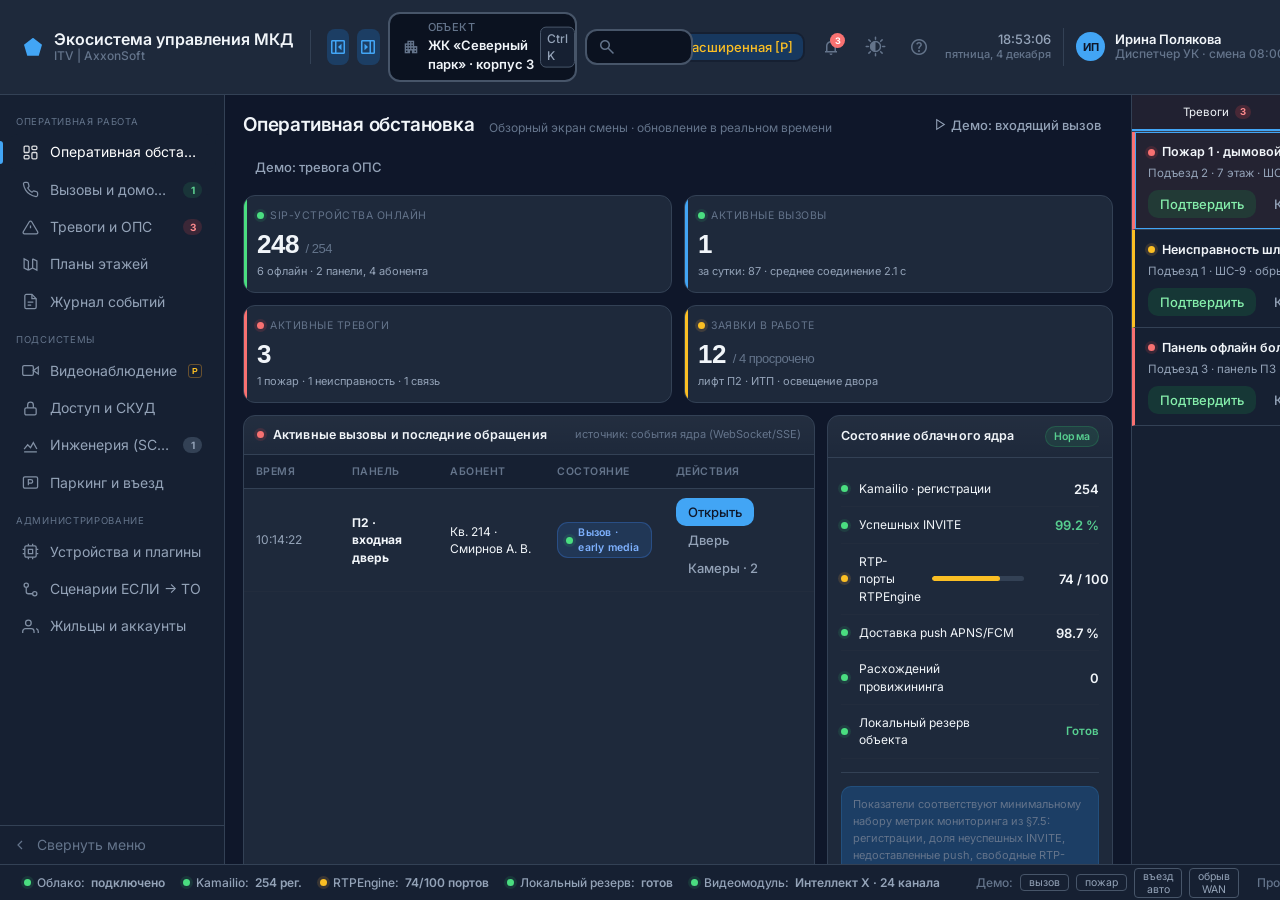
<file: _prototypes/operator/index.html>
<!DOCTYPE html>
<html lang="ru" data-theme="dark">
<head>
<meta charset="utf-8">
<meta name="viewport" content="width=device-width, initial-scale=1">
<title>Экосистема управления МКД — АРМ оператора | ITV | AxxonSoft</title>
<link rel="stylesheet" href="https://fonts.googleapis.com/css2?family=Inter:opsz@14..32&display=swap">
<link rel="stylesheet" href="https://fonts.googleapis.com/css2?family=Material+Symbols+Outlined:opsz,wght,FILL,GRAD@20..48,100..700,0..1,-50..200">
<style>
/* ============================================================
   Экосистема управления МКД — прототип АРМ оператора/диспетчера
   ITV | AxxonSoft
   Стилистика — как в Axxon Incident Manager: Inter, светлая/тёмная темы,
   солнышко, сплиттеры, меню справки.
   ============================================================ */

:root,
[data-theme="light"]{
  --font:"Inter",-apple-system,BlinkMacSystemFont,sans-serif;
  --mono:"Inter",-apple-system,BlinkMacSystemFont,sans-serif;
  --bg:#f1f5f9;
  --panel:#ffffff;
  --panel-2:#f8fafc;
  --tree-bg:#fafbfc;
  --stroke:#e2e8f0;
  --stroke-2:#cbd5e1;
  --text:#1e293b;
  --muted:#64748b;
  --faint:#94a3b8;
  --accent:#1976d2;
  --accent-hover:#1565c0;
  --accent-dim:#e3f2fd;
  --accent-ring:rgba(25,118,210,.1);
  --on-accent:#ffffff;
  --ok:#16a34a;
  --warn:#d97706;
  --crit:#dc2626;
  --info:#1976d2;
  --hover:#f1f5f9;
  --danger-bg:#fee2e2;
  --danger-border:#fecaca;
  --danger-text:#dc2626;
  --ok-bg:#dcfce7;
  --ok-border:#bbf7d0;
  --ok-text:#15803d;
  --duty-bg:#e3f2fd;
  --duty-border:#90caf9;
  --duty-text:#1565c0;
  --break-bg:#fff7ed;
  --break-border:#fed7aa;
  --break-text:#c2410c;
  --overlay:rgba(15,23,42,.35);
  --scroll:#e2e8f0;
  --scroll-hover:#cbd5e1;
  --input-bg:#ffffff;
  --input-text:#0f172a;
  --map-bg:#eef2f7;
  --map-floor:#ffffff;
  --map-room:#e2e8f0;
  --map-room-2:#f1f5f9;
  --map-label:#64748b;
  --video-bg:#0f172a;
  --cam-scan:rgba(0,0,0,.18);
  --hud:#e2e8f0;
  --tag-bg:#0f172a;
  --tag-border:#475569;
  --radius:12px;
  --radius-sm:10px;
  color-scheme:light;

  /* Совместимость со стилями экранов прототипа */
  --bg-2:var(--panel-2);
  --panel-3:var(--hover);
  --line:var(--stroke);
  --line-2:var(--stroke-2);
  --txt:var(--text);
  --txt-2:var(--muted);
  --txt-3:var(--faint);
  --brand:var(--accent);
  --primary:var(--accent);
  --alarm:var(--crit);
  --fire:#dc2626;
  --ext:#d97706;
  --shadow:0 16px 40px var(--overlay);
}

[data-theme="dark"]{
  --bg:#0f172a;
  --panel:#1e293b;
  --panel-2:#162032;
  --tree-bg:#162032;
  --stroke:#334155;
  --stroke-2:#475569;
  --text:#f1f5f9;
  --muted:#94a3b8;
  --faint:#64748b;
  --accent:#42a5f5;
  --accent-hover:#64b5f6;
  --accent-dim:rgba(25,118,210,.28);
  --accent-ring:rgba(66,165,245,.16);
  --on-accent:#0f172a;
  --ok:#4ade80;
  --warn:#fbbf24;
  --crit:#f87171;
  --info:#42a5f5;
  --hover:#334155;
  --danger-bg:rgba(220,38,38,.18);
  --danger-border:rgba(248,113,113,.4);
  --danger-text:#fca5a5;
  --ok-bg:rgba(22,163,74,.18);
  --ok-border:rgba(74,222,128,.35);
  --ok-text:#86efac;
  --duty-bg:rgba(25,118,210,.22);
  --duty-border:rgba(66,165,245,.45);
  --duty-text:#90caf9;
  --break-bg:rgba(194,65,12,.2);
  --break-border:rgba(251,146,60,.4);
  --break-text:#fdba74;
  --overlay:rgba(2,6,23,.62);
  --scroll:#334155;
  --scroll-hover:#64748b;
  --input-bg:#0b1220;
  --input-text:#f8fafc;
  --video-bg:#020617;
  --cam-scan:rgba(0,0,0,.22);
  --hud:#e2e8f0;
  --tag-bg:#020617;
  --tag-border:#475569;
  --map-bg:#0b1220;
  --map-floor:#131c2e;
  --map-room:#1e293b;
  --map-room-2:#2b384e;
  --map-label:#94a3b8;
  --fire:#f87171;
  --ext:#fbbf24;
  color-scheme:dark;
}

*{box-sizing:border-box;margin:0;padding:0}
html,body{height:100%}
@supports (height:100dvh){html,body{height:100dvh}}
body{
  font-family:var(--font);
  font-size:14px;
  line-height:1.45;
  background:var(--bg);
  color:var(--text);
  overflow:hidden;
  -webkit-font-smoothing:antialiased;
}
button,input,select,textarea{font-family:inherit;font-size:inherit}
button{cursor:pointer;color:inherit;background:none;border:none}
.material-symbols-outlined{
  font-variation-settings:'FILL' 0,'wght' 400,'GRAD' 0,'opsz' 20;
  font-size:20px;line-height:1;user-select:none;
}
:focus-visible{outline:2px solid var(--accent);outline-offset:2px}
::-webkit-scrollbar{width:9px;height:9px}
::-webkit-scrollbar-track{background:transparent}
::-webkit-scrollbar-thumb{background:var(--scroll);border-radius:6px}
::-webkit-scrollbar-thumb:hover{background:var(--scroll-hover)}
[hidden]{display:none!important}

/* ---------- Каркас ---------- */
.app{display:grid;grid-template-rows:auto minmax(0,1fr) auto;height:100%;background:var(--panel)}
.app.concierge{grid-template-rows:auto minmax(0,1fr)}
.app.on-break{grid-template-rows:auto auto minmax(0,1fr) auto}
.app.concierge.on-break{grid-template-rows:auto auto minmax(0,1fr)}
.mid{
  display:grid;min-height:0;background:var(--stroke);
  --w-rail:var(--w-rail-user,224px);
  --w-side:var(--w-side-user,340px);
  grid-template-columns:minmax(0,var(--w-rail)) 1px minmax(280px,1fr) 1px minmax(0,var(--w-side));
}
.mid.rail-collapsed{--w-rail:56px}
.mid.side-hidden{--w-side:0px}
.mid.side-hidden #splitSide,
.mid.side-hidden #side{display:none}
.app.concierge .dispatcher-only,
.app.concierge #toggleRail,
.app.concierge #toggleSideBtn{display:none}

/* ---------- Верхняя панель ---------- */
.topbar{
  display:flex;align-items:center;gap:16px;padding:12px 24px;flex-wrap:wrap;
  background:var(--panel);border-bottom:1px solid var(--stroke);
}
.brand{display:flex;align-items:center;gap:12px;min-width:220px;padding-right:16px;border-right:1px solid var(--stroke)}
.brand-mark{
  width:18px;height:18px;flex:0 0 18px;background:var(--accent);border-radius:2px;
  clip-path:polygon(50% 0,100% 38%,82% 100%,18% 100%,0 38%);
}
.brand .names{display:flex;flex-direction:column;line-height:1.2}
.brand .app-name{font-weight:600;font-size:16px;color:var(--text);white-space:nowrap}
.brand .vendor{font-size:12px;font-weight:500;color:var(--faint)}

.topbar-cluster{display:flex;align-items:center;gap:8px;flex:1;min-width:0}
.obj-picker{
  display:flex;align-items:center;gap:8px;background:var(--input-bg);
  border:2px solid var(--stroke-2);border-radius:var(--radius);padding:6px 12px;cursor:pointer;
  transition:border-color .2s,box-shadow .2s;
}
.obj-picker:hover{border-color:var(--accent)}
.obj-picker .lbl{font-size:11px;font-weight:500;color:var(--faint);text-transform:uppercase;letter-spacing:.4px}
.obj-picker .val{font-weight:600;font-size:13px}

.search-wrapper{position:relative;flex:1;max-width:420px;min-width:0}
.search-wrapper > .material-symbols-outlined{
  position:absolute;left:12px;top:50%;transform:translateY(-50%);color:var(--faint);pointer-events:none;
}
.search-wrapper input,
.searchbox input{
  height:36px;padding:8px 12px;background:var(--input-bg);color:var(--input-text);
  border:2px solid var(--stroke-2);border-radius:var(--radius);outline:none;
  transition:border-color .2s,box-shadow .2s;
}
.search-wrapper input{width:100%;padding:8px 64px 8px 40px}
.searchbox input{flex:1;min-width:0;width:auto}
.search-wrapper input::placeholder,
.searchbox input::placeholder{color:var(--faint)}
.search-wrapper input:focus,
.searchbox input:focus{border-color:var(--accent);box-shadow:0 0 0 4px var(--accent-ring)}
.search-wrapper kbd{position:absolute;right:10px;top:50%;transform:translateY(-50%)}
.searchbox{display:flex;align-items:center;gap:8px;min-width:0}

.top-right{display:flex;align-items:center;gap:8px;margin-left:auto}

.seg{display:flex;background:var(--panel-2);border-radius:var(--radius-sm);padding:2px}
.seg button{padding:5px 10px;border-radius:8px;font-size:13px;font-weight:500;color:var(--muted);white-space:nowrap;transition:.15s}
.seg button:hover:not(.on):not(.active){color:var(--text)}
.seg button.on,.seg button.active{background:var(--accent-dim);color:var(--accent)}
.seg button.on.ext{color:var(--ext)}

.clock{font-size:13px;font-weight:500;min-width:74px;text-align:right;color:var(--muted);line-height:1.2}
.clock small{display:block;font-size:11px;font-weight:500;color:var(--faint)}

.icon-btn{
  width:36px;height:36px;border-radius:8px;display:inline-flex;align-items:center;justify-content:center;
  color:var(--faint);position:relative;transition:.15s;
}
.icon-btn:hover:not(:disabled){background:var(--hover);color:var(--text)}
.icon-btn.on{background:var(--accent-dim);color:var(--accent)}
.icon-btn .dot{
  position:absolute;top:4px;right:4px;min-width:15px;height:15px;border-radius:8px;
  background:var(--crit);color:#fff;font:700 9px/15px var(--font);text-align:center;padding:0 3px;
}
.theme-btn:hover .theme-icon{color:var(--warn)}
.theme-icon{width:21px;height:21px;color:inherit;transition:transform .35s ease}
[data-theme="light"] .theme-icon{transform:rotate(180deg)}

.user-btn{
  display:flex;align-items:center;gap:10px;padding:4px 8px 4px 12px;margin-left:4px;
  border-left:1px solid var(--stroke);border-radius:0 var(--radius-sm) var(--radius-sm) 0;text-align:left;
}
.user-btn:hover{background:var(--hover)}
.avatar{width:29px;height:29px;border-radius:50%;background:var(--accent);color:var(--on-accent);display:grid;place-items:center;font-weight:700;font-size:11px}
.operator-meta{display:flex;flex-direction:column;line-height:1.2}
.operator-meta strong{font-size:13px;font-weight:600}
.operator-meta span{font-size:12px;font-weight:500;color:var(--faint)}
.duty{
  font-size:12px;font-weight:500;padding:4px 10px;border-radius:50px;
  background:var(--duty-bg);color:var(--duty-text);white-space:nowrap;
}
.duty.off{background:var(--break-bg);color:var(--break-text)}
.user-btn .chevron{font-size:18px;color:var(--faint)}

.menu{position:relative}
.menu-pop{
  position:absolute;right:0;top:calc(100% + 6px);min-width:260px;background:var(--panel);
  box-shadow:var(--shadow);border:1px solid var(--stroke);border-radius:14px;z-index:40;
  display:grid;padding:6px;
}
.menu-pop.wide{min-width:300px}
.menu-item{
  display:flex;align-items:center;gap:10px;padding:10px 14px;border-radius:var(--radius-sm);
  font-size:14px;font-weight:500;text-align:left;color:var(--text);
}
.menu-item:hover{background:var(--panel-2)}
.menu-item kbd{margin-left:auto}
.menu-sep{height:1px;margin:6px 8px;background:var(--stroke)}
.menu-label{padding:6px 14px;font-size:12px;font-weight:500;color:var(--faint)}
kbd{
  font-family:var(--font);font-size:12px;font-weight:500;border:1px solid var(--stroke-2);
  padding:2px 6px;border-radius:6px;background:var(--panel-2);color:var(--muted);
}

.break-banner{
  display:none;background:var(--break-bg);color:var(--break-text);
  padding:8px 24px;font-size:13px;font-weight:500;border-bottom:1px solid var(--break-border);
}
.app.on-break .break-banner{display:block}

/* Сплиттеры — как в Incident Manager: тонкая граница, захват шире */
.splitter{position:relative;background:var(--stroke);touch-action:none}
.splitter.col{cursor:col-resize}
.splitter::before,.splitter::after{content:"";position:absolute}
.splitter.col::before{inset:0 -3px}
.splitter::after{background:var(--accent);opacity:0;transition:opacity .15s ease}
.splitter.col::after{inset:0 -1px}
.splitter:hover::after,.splitter.dragging::after{opacity:1}
.splitter:focus-visible{outline:2px solid var(--accent)}
body[data-resize]{user-select:none}
body[data-resize="col"] *{cursor:col-resize!important}

/* ---------- Левое меню ---------- */
.rail{background:var(--tree-bg);border-right:0;display:flex;flex-direction:column;overflow:hidden;min-width:0}
.rail-scroll{overflow-y:auto;flex:1;padding:8px 0}
.rail .group-title{
  font-size:9.5px;text-transform:uppercase;letter-spacing:.7px;color:var(--txt-3);
  padding:12px 16px 5px;white-space:nowrap;
}
.nav-item{
  display:flex;align-items:center;gap:11px;padding:8px 14px;margin:1px 8px;border-radius:var(--radius-sm);
  color:var(--txt-2);cursor:pointer;white-space:nowrap;transition:.13s;position:relative;
}
.nav-item:hover{background:var(--panel);color:var(--txt)}
.nav-item.on{background:var(--panel-2);color:#fff}
.nav-item.on::before{content:"";position:absolute;left:-8px;top:7px;bottom:7px;width:3px;border-radius:0 3px 3px 0;background:var(--brand)}
.nav-item svg{flex:0 0 17px;opacity:.85}
.nav-item .cap{flex:1;overflow:hidden;text-overflow:ellipsis}
.nav-item .cnt{
  font:700 10px/1 var(--mono);background:var(--panel-3);color:var(--txt-2);
  border-radius:9px;padding:3px 6px;min-width:19px;text-align:center;
}
.nav-item .cnt.alarm{background:rgba(229,72,77,.18);color:#ff8b8e}
.nav-item .cnt.live{background:rgba(46,168,101,.16);color:#5fd694}
.tag-ext{
  font:700 8.5px/1 "Segoe UI",sans-serif;color:var(--ext);border:1px solid rgba(201,138,43,.45);
  border-radius:3px;padding:2px 3px;letter-spacing:.3px;
}
.rail-collapsed .cap,.rail-collapsed .cnt,.rail-collapsed .group-title,.rail-collapsed .tag-ext,.rail-collapsed .rail-foot-txt{display:none}
.rail-collapsed .nav-item{justify-content:center;padding:9px 0}
.rail-foot{border-top:1px solid var(--line);padding:9px 12px;display:flex;align-items:center;gap:9px;color:var(--txt-3);cursor:pointer}
.rail-foot:hover{color:var(--txt)}

/* ---------- Основная область ---------- */
.main{overflow-y:auto;background:var(--bg);min-width:0;min-height:0}
.view{display:none;padding:16px 18px 26px}
.view.on{display:block}
.view-head{display:flex;align-items:flex-end;gap:14px;margin-bottom:14px;flex-wrap:wrap}
.view-head h1{margin:0;font-size:19px;font-weight:600;letter-spacing:-.2px}
.view-head .sub{color:var(--txt-3);font-size:12px;padding-bottom:2px}
.view-head .spacer{flex:1}

.card{background:var(--panel);border:1px solid var(--stroke);border-radius:var(--radius);overflow:hidden;position:relative}
.card-h{
  display:flex;align-items:center;gap:9px;padding:10px 13px;border-bottom:1px solid var(--line);
  background:linear-gradient(180deg,rgba(255,255,255,.022),transparent);
}
.card-h h3{margin:0;font-size:12.5px;font-weight:600;letter-spacing:.1px}
.card-h .spacer{flex:1}
.card-h .hint{font-size:11px;color:var(--txt-3)}
.card-b{padding:13px}
.card-b.flush{padding:0}

.grid{display:grid;gap:12px}
.g-4{grid-template-columns:repeat(4,1fr)}
.g-3{grid-template-columns:repeat(3,1fr)}
.g-2{grid-template-columns:repeat(2,1fr)}
.g-2-1{grid-template-columns:2fr 1fr}
.g-1-2{grid-template-columns:1fr 2fr}
@media(max-width:1500px){.g-4{grid-template-columns:repeat(2,1fr)}}

/* KPI */
.kpi{background:var(--panel);border:1px solid var(--stroke);border-radius:var(--radius);padding:12px 13px;position:relative;overflow:hidden}
.kpi::after{content:"";position:absolute;left:0;top:0;bottom:0;width:3px;background:var(--line-2)}
.kpi.ok::after{background:var(--ok)}
.kpi.warn::after{background:var(--warn)}
.kpi.alarm::after{background:var(--alarm)}
.kpi.info::after{background:var(--primary)}
.kpi .t{font-size:10.5px;text-transform:uppercase;letter-spacing:.5px;color:var(--txt-3);display:flex;align-items:center;gap:6px}
.kpi .v{font:600 26px/1.15 "Segoe UI",sans-serif;margin-top:7px;letter-spacing:-.5px}
.kpi .v small{font-size:13px;color:var(--txt-3);font-weight:400}
.kpi .d{font-size:11px;color:var(--txt-2);margin-top:4px;display:flex;align-items:center;gap:5px}

/* Статус-точки */
.sd{width:7px;height:7px;border-radius:50%;display:inline-block;flex:0 0 7px}
.sd.ok{background:var(--ok);box-shadow:0 0 0 3px rgba(46,168,101,.16)}
.sd.warn{background:var(--warn);box-shadow:0 0 0 3px rgba(232,163,61,.16)}
.sd.alarm{background:var(--alarm);box-shadow:0 0 0 3px rgba(229,72,77,.16);animation:pulse 1.5s infinite}
.sd.off{background:#4a5768}
@keyframes pulse{0%,100%{opacity:1}50%{opacity:.35}}

/* Кнопки */
.btn{
  display:inline-flex;align-items:center;justify-content:center;gap:4px;
  padding:6px 12px;border-radius:var(--radius-sm);border:none;
  background:transparent;color:var(--muted);font-size:13px;font-weight:500;transition:all .2s ease;white-space:nowrap;
}
.btn:hover{background:var(--hover);color:var(--text)}
.btn.sm{padding:6px 12px;font-size:13px}
.btn.primary{background:var(--accent);color:var(--on-accent);font-weight:500}
.btn.primary:hover{background:var(--accent-hover);color:var(--on-accent)}
.btn.danger{background:var(--danger-bg);color:var(--danger-text)}
.btn.danger:hover{background:var(--danger-border)}
.btn.ok{background:var(--ok-bg);color:var(--ok-text)}
.btn.ok:hover{background:var(--ok-border)}
.btn.ghost{background:transparent}
.btn.outline{border:2px solid var(--stroke-2);background:transparent;color:var(--text)}
.btn[disabled]{opacity:.4;cursor:not-allowed}

/* Чипы / бейджи */
.chip{
  display:inline-flex;align-items:center;gap:5px;padding:2px 8px;border-radius:11px;
  font-size:10.5px;font-weight:600;letter-spacing:.2px;border:1px solid transparent;
}
.chip.ok{background:rgba(46,168,101,.14);color:#57cf90;border-color:rgba(46,168,101,.28)}
.chip.warn{background:rgba(232,163,61,.14);color:#efbb72;border-color:rgba(232,163,61,.28)}
.chip.alarm{background:rgba(229,72,77,.15);color:#ff8b8e;border-color:rgba(229,72,77,.3)}
.chip.fire{background:rgba(255,86,48,.17);color:#ff9273;border-color:rgba(255,86,48,.35)}
.chip.info{background:rgba(61,139,253,.14);color:#7fb2ff;border-color:rgba(61,139,253,.28)}
.chip.mut{background:var(--panel-3);color:var(--txt-2);border-color:var(--line-2)}
.chip.ext{background:rgba(201,138,43,.13);color:#e0ab5e;border-color:rgba(201,138,43,.3)}
.chip.violet{background:rgba(125,91,214,.15);color:#a98bec;border-color:rgba(125,91,214,.3)}

/* Таблицы */
table.tbl{width:100%;border-collapse:collapse;font-size:12px}
table.tbl th{
  text-align:left;font-weight:600;font-size:10.5px;text-transform:uppercase;letter-spacing:.45px;
  color:var(--txt-3);padding:9px 12px;border-bottom:1px solid var(--line);background:var(--bg-2);
  position:sticky;top:0;z-index:2;
}
table.tbl td{padding:9px 12px;border-bottom:1px solid rgba(38,48,63,.6);vertical-align:middle}
table.tbl tbody tr{transition:background .12s}
table.tbl tbody tr:hover{background:rgba(61,139,253,.05)}
table.tbl tbody tr.sel{background:rgba(61,139,253,.1)}
.t-mono{font:12px/1.4 var(--mono);color:var(--txt-2)}
.t-mut{color:var(--txt-3)}

/* ---------- Правая колонка: тревоги + лента ---------- */
.side{
  background:var(--tree-bg);border-left:0;
  display:flex;flex-direction:column;overflow:hidden;min-width:0;
}
.side-tabs{display:flex;border-bottom:1px solid var(--line);flex:0 0 auto}
.side-tabs button{
  flex:1;padding:10px 6px;font-size:11.5px;color:var(--txt-3);
  border-bottom:2px solid transparent;transition:.14s;display:flex;align-items:center;justify-content:center;gap:6px;
}
.side-tabs button:hover{color:var(--txt)}
.side-tabs button.on{color:var(--txt);border-bottom-color:var(--brand);background:rgba(232,72,42,.05)}
.side-tabs .n{font:700 9.5px/1 var(--mono);background:var(--panel-3);border-radius:8px;padding:2.5px 5px}
.side-tabs .n.alarm{background:rgba(229,72,77,.2);color:#ff8b8e}
.side-pane{display:none;flex:1;overflow-y:auto;min-height:0}
.side-pane.on{display:block}

.alarm-item{padding:11px 13px;border-bottom:1px solid var(--line);border-left:3px solid transparent;cursor:pointer;transition:.13s}
.alarm-item:hover{background:var(--panel)}
.alarm-item.fire{border-left-color:var(--fire);background:rgba(255,86,48,.06)}
.alarm-item.alarm{border-left-color:var(--alarm)}
.alarm-item.warn{border-left-color:var(--warn)}
.alarm-item .r1{display:flex;align-items:center;gap:7px;margin-bottom:4px}
.alarm-item .ttl{font-weight:600;font-size:12.5px;flex:1}
.alarm-item .tm{font:10.5px var(--mono);color:var(--txt-3)}
.alarm-item .src{font-size:11.5px;color:var(--txt-2);margin-bottom:8px}
.alarm-item .acts{display:flex;gap:6px;flex-wrap:wrap}

.ev{display:flex;gap:9px;padding:8px 13px;border-bottom:1px solid rgba(38,48,63,.5);font-size:12px;animation:slideIn .3s ease}
.ev:hover{background:var(--panel)}
@keyframes slideIn{from{opacity:0;transform:translateY(-6px)}to{opacity:1;transform:none}}
.ev .ic{width:22px;height:22px;border-radius:5px;display:grid;place-items:center;flex:0 0 22px;margin-top:1px}
.ev .bd{flex:1;min-width:0}
.ev .bd .l1{display:flex;gap:7px;align-items:baseline}
.ev .bd .l1 b{font-weight:600;font-size:12px}
.ev .bd .l1 .tm{font:10.5px var(--mono);color:var(--txt-3);margin-left:auto;flex:0 0 auto}
.ev .bd .l2{color:var(--txt-2);font-size:11.5px;overflow:hidden;text-overflow:ellipsis;white-space:nowrap}
.ic.sip{background:rgba(61,139,253,.16);color:#7fb2ff}
.ic.acc{background:rgba(46,168,101,.16);color:#5fd694}
.ic.fire{background:rgba(255,86,48,.18);color:#ff9273}
.ic.scada{background:rgba(125,91,214,.16);color:#a98bec}
.ic.video{background:rgba(201,138,43,.16);color:#e0ab5e}
.ic.park{background:rgba(90,169,199,.16);color:#7cc4dd}

.side-filter{display:flex;gap:5px;padding:9px 11px;border-bottom:1px solid var(--line);flex-wrap:wrap;background:var(--bg-2)}
.fchip{padding:3px 8px;border-radius:11px;font-size:10.5px;border:1px solid var(--line-2);color:var(--txt-3);transition:.13s}
.fchip:hover{border-color:#485668;color:var(--txt-2)}
.fchip.on{background:var(--panel-3);color:var(--txt);border-color:#4a5768}

/* ---------- Нижняя строка состояния ---------- */
.statusbar{
  display:flex;align-items:center;gap:18px;padding:0 24px;height:36px;font-size:12px;font-weight:500;color:var(--muted);
  background:var(--panel-2);border-top:1px solid var(--stroke);
}
.statusbar .s{display:flex;align-items:center;gap:6px;white-space:nowrap}
.statusbar .spacer{flex:1}
.statusbar b{color:var(--txt-2);font-weight:600}
.statusbar .demo{display:flex;align-items:center;gap:7px;color:var(--txt-3)}
.statusbar .demo button{
  border:1px solid var(--line-2);border-radius:4px;padding:1px 8px;font-size:10.5px;color:var(--txt-2);
}
.statusbar .demo button:hover{background:var(--panel-2);color:var(--txt)}

/* ---------- Видеотайлы (векторные сцены, как в Incident Manager) ---------- */
.vtile,.cam{
  position:relative;overflow:hidden;border-radius:var(--radius-sm);
  background:var(--video-bg);border:1px solid var(--stroke);cursor:pointer;
}
.vtile{aspect-ratio:16/9}
.cam{width:100%;height:100%;min-height:0}
.cam-scene{position:absolute;inset:0;width:100%;height:100%;display:block}
.cam::after,.vtile::after{
  content:"";position:absolute;inset:0;z-index:1;pointer-events:none;
  background:
    repeating-linear-gradient(0deg,transparent,transparent 2px,var(--cam-scan) 2px,var(--cam-scan) 4px),
    radial-gradient(ellipse at 50% 45%,transparent 42%,rgba(2,6,23,.5) 100%);
}
.cam-hud,.vtile .ov{
  position:absolute;inset:0;z-index:2;padding:10px 12px;
  display:flex;flex-direction:column;justify-content:space-between;pointer-events:none;
}
.cam-hud b,.vtile .name{
  font-size:12px;font-weight:600;color:var(--hud);padding:2px 6px;border-radius:6px;background:rgba(2,6,23,.55);
}
.cam-hud span,.vtile .ov .bot span{
  font-size:11px;font-weight:500;color:var(--hud);padding:2px 6px;border-radius:6px;background:rgba(2,6,23,.55);
}
.cam-hud > div,.vtile .ov .top{display:flex;flex-direction:column;align-items:flex-start;gap:4px}
.mode-tag{
  display:inline-flex;font-size:10px;font-weight:500;letter-spacing:.5px;text-transform:uppercase;
  padding:2px 6px;border-radius:6px;background:var(--tag-bg);border:1px solid var(--tag-border);color:var(--hud);
}
.mode-tag.live{color:var(--crit);border-color:var(--crit)}
.vtile .rec,.cam .rec{display:flex;align-items:center;gap:4px;color:#ff7d7d;font-size:10px;font-weight:600}
.vtile .rec i,.cam .rec i{width:6px;height:6px;border-radius:50%;background:var(--alarm);animation:pulse 1.6s infinite}
.vtile:hover,.cam:hover{border-color:var(--accent)}
.vtile .bbox{position:absolute;z-index:2;border:1.5px solid #4ade80;border-radius:2px}
.vtile .bbox span{position:absolute;top:-16px;left:-1px;background:#16a34a;color:#04150c;font:700 9px/1 var(--font);padding:3px 4px;border-radius:2px;white-space:nowrap}

.cam-stage{position:relative;display:grid;place-items:stretch;min-height:160px;height:100%}
.video-wall .cam-stage{min-height:360px}
.call-video .cam-stage{min-height:0;height:100%}
.cam-nav{
  position:absolute;top:50%;transform:translateY(-50%);width:36px;height:36px;border-radius:50%;
  display:inline-flex;align-items:center;justify-content:center;background:rgba(2,6,23,.55);color:#f8fafc;z-index:3;
}
.cam-nav:hover{background:rgba(2,6,23,.8)}
.cam-nav.prev{left:10px}
.cam-nav.next{right:10px}
.cam-strip{display:flex;align-items:center;justify-content:space-between;gap:12px;padding:8px 4px 0}
.call-video .cam-strip{position:absolute;left:10px;right:10px;bottom:8px;z-index:4;padding:0}
.cam-ticks{display:flex;align-items:center;gap:6px;flex-wrap:wrap}
.cam-tick{width:28px;height:4px;padding:0;border:0;border-radius:50px;background:var(--stroke-2)}
.cam-tick:hover{background:var(--faint)}
.cam-tick.active{background:var(--accent)}
.cam-counter{font-size:12px;font-weight:500;color:var(--faint)}
#dashCams .cam,#alarmCam .cam,#parkCam .cam,#cCam .cam{aspect-ratio:16/9;height:auto;min-height:140px}

.layout-bar{display:flex;align-items:center;gap:4px;background:var(--panel-2);border-radius:var(--radius-sm);padding:3px}
.layout-btn{
  width:36px;height:32px;border-radius:8px;display:inline-flex;align-items:center;justify-content:center;
  color:var(--muted);padding:0 8px;font-size:12px;font-weight:600;
}
.layout-btn:hover{color:var(--text);background:var(--hover)}
.layout-btn.on{background:var(--accent-dim);color:var(--accent)}
.layout-btn svg{width:20px;height:16px;display:block}
.layout-btn[data-lay="all"]{width:auto;min-width:36px;padding:0 10px}
.video-wall{display:grid;gap:8px;min-height:380px}
.video-wall.lay-1x1{grid-template-columns:1fr;min-height:460px}
.video-wall.lay-2x2{grid-template-columns:1fr 1fr;grid-template-rows:1fr 1fr}
.video-wall.lay-3x3{grid-template-columns:1fr 1fr 1fr;grid-template-rows:1fr 1fr 1fr}
.video-wall.lay-15{
  grid-template-columns:1fr 1fr 1fr;grid-template-rows:1fr 1fr 1fr;min-height:480px;
}
.video-wall.lay-15 .cam-cell:first-child{grid-column:1 / span 2;grid-row:1 / span 2}
.video-wall.lay-all{grid-template-columns:repeat(auto-fill,minmax(220px,1fr))}
.cam-cell{min-height:0;position:relative}
.video-wall.lay-1x1 .cam-cell,.video-wall.lay-2x2 .cam-cell,.video-wall.lay-3x3 .cam-cell,.video-wall.lay-15 .cam-cell{height:100%}
.video-wall.lay-all .cam-cell{aspect-ratio:16/9}
.alarm-item.on{box-shadow:inset 0 0 0 1px var(--accent)}
.map-svg{display:block;width:100%;height:auto}

.vtile .scene{display:none}

/* ---------- Блокировка [Р] ---------- */
.ext-lock{position:absolute;inset:0;background:rgba(10,14,20,.86);backdrop-filter:blur(2.5px);display:none;place-items:center;z-index:5;padding:16px;text-align:center}
body.basic .ext-lock{display:grid}
.ext-lock .in{max-width:290px}
.ext-lock .in .ic{width:38px;height:38px;border-radius:9px;background:rgba(201,138,43,.15);border:1px solid rgba(201,138,43,.32);display:grid;place-items:center;margin:0 auto 9px;color:var(--ext)}
.ext-lock .in b{display:block;font-size:12.5px;margin-bottom:4px}
.ext-lock .in p{margin:0 0 10px;font-size:11.5px;color:var(--txt-2);line-height:1.5}
body.basic .ext-hide{display:none !important}
body.ext .basic-only{display:none !important}

/* ---------- Модальное окно вызова ---------- */
.overlay{position:fixed;inset:0;background:var(--overlay);backdrop-filter:blur(3px);display:none;place-items:center;z-index:200;padding:24px}
.overlay.on{display:grid;animation:fade .18s ease}
@keyframes fade{from{opacity:0}to{opacity:1}}
.modal{width:min(940px,96vw);max-height:92vh;overflow:auto;background:var(--panel);border:1px solid var(--stroke);border-radius:20px;box-shadow:var(--shadow)}
.modal-h{display:flex;align-items:center;gap:11px;padding:13px 16px;border-bottom:1px solid var(--line)}
.modal-h h2{margin:0;font-size:15px;font-weight:600}
.modal-h .spacer{flex:1}
.modal-b{padding:16px}

.call-grid{display:grid;grid-template-columns:1.55fr 1fr;gap:16px}
@media(max-width:820px){.call-grid{grid-template-columns:1fr}}
.call-video{position:relative;aspect-ratio:4/3;border-radius:var(--radius);overflow:hidden;background:var(--video-bg);border:1px solid var(--stroke)}
.call-video .cam{border:0;border-radius:0}
.call-meta .row{display:flex;justify-content:space-between;padding:7px 0;border-bottom:1px solid rgba(38,48,63,.7);font-size:12.5px}
.call-meta .row span{color:var(--txt-3)}
.call-meta .row b{font-weight:600}
.call-actions{display:grid;grid-template-columns:1fr 1fr;gap:9px;margin-top:14px}
.call-actions .btn{padding:11px 10px;font-size:12.5px;font-weight:600}
.call-actions .wide{grid-column:1/-1}
.ring{display:flex;align-items:center;gap:9px;padding:9px 12px;border-radius:var(--radius-sm);background:rgba(61,139,253,.1);border:1px solid rgba(61,139,253,.28);margin-bottom:13px}
.ring .w{width:9px;height:9px;border-radius:50%;background:var(--primary);animation:pulse 1s infinite}
.ring .t{font-weight:600;font-size:12.5px}
.ring .timer{margin-left:auto;font:600 14px var(--mono);color:#9dc2ff}

/* ---------- План этажа ---------- */
.plan-wrap{position:relative;background:var(--map-bg);border-radius:var(--radius);overflow:hidden;border:1px solid var(--stroke)}
.plan-wrap svg{display:block;width:100%;height:auto}
.mk{cursor:pointer;transition:.15s}
.mk:hover{filter:brightness(1.35)}
.legend{display:flex;flex-wrap:wrap;gap:14px;padding:10px 13px;border-top:1px solid var(--line);font-size:11.5px;color:var(--txt-2);background:var(--bg-2)}
.legend .i{display:flex;align-items:center;gap:6px}
.legend .sw{width:11px;height:11px;border-radius:3px}

/* ---------- Прочее ---------- */
.spark{display:block;width:100%;height:38px}
.gauge-row{display:flex;align-items:center;gap:11px;padding:9px 0;border-bottom:1px solid rgba(38,48,63,.6)}
.gauge-row:last-child{border-bottom:none}
.gauge-row .nm{flex:1;font-size:12px}
.gauge-row .vl{font:600 13px var(--mono);min-width:74px;text-align:right}
.bar{height:5px;border-radius:3px;background:var(--panel-3);overflow:hidden;flex:0 0 92px}
.bar i{display:block;height:100%;border-radius:3px;background:var(--ok)}
.bar i.warn{background:var(--warn)}
.bar i.alarm{background:var(--alarm)}

.rule{display:flex;align-items:stretch;gap:0;border:1px solid var(--line);border-radius:var(--radius);overflow:hidden;background:var(--panel);margin-bottom:10px}
.rule .part{padding:11px 13px;flex:1;min-width:0}
.rule .part.if{border-right:1px solid var(--line);background:rgba(61,139,253,.045)}
.rule .part .k{font-size:9.5px;text-transform:uppercase;letter-spacing:.7px;color:var(--txt-3);margin-bottom:5px}
.rule .part .v{font-size:12.5px}
.rule .part .v .sub{color:var(--txt-2);font-size:11.5px;margin-top:3px}
.rule .ctl{display:flex;align-items:center;gap:9px;padding:0 13px;border-left:1px solid var(--line);background:var(--bg-2)}
.sw-t{width:34px;height:19px;border-radius:11px;background:var(--panel-3);position:relative;transition:.18s;flex:0 0 34px;cursor:pointer}
.sw-t i{position:absolute;top:2px;left:2px;width:15px;height:15px;border-radius:50%;background:#7d8b9c;transition:.18s}
.sw-t.on{background:rgba(46,168,101,.35)}
.sw-t.on i{left:17px;background:var(--ok)}

.tree{font-size:12.5px}
.tree .nd{display:flex;align-items:center;gap:8px;padding:6px 10px;border-radius:var(--radius-sm);cursor:pointer}
.tree .nd:hover{background:var(--panel-2)}
.tree .nd.on{background:var(--panel-3)}
.tree .lvl1{padding-left:10px;font-weight:600}
.tree .lvl2{padding-left:26px}
.tree .lvl3{padding-left:42px;color:var(--txt-2)}

.toasts{position:fixed;right:16px;bottom:48px;display:grid;gap:8px;z-index:300;pointer-events:none}
.toast{
  background:var(--panel);border:1px solid var(--stroke);border-left:3px solid var(--ok);
  border-radius:14px;padding:12px 14px;box-shadow:var(--shadow);
  animation:toastIn .25s ease;min-width:260px;max-width:400px;font-size:13px;font-weight:500;
}
.toast.err{border-left-color:var(--crit)}
.toast.warn{border-left-color:var(--warn)}
.toast.info{border-left-color:var(--accent)}
.toast b{font-size:13px;font-weight:600;display:block}
.toast span{font-size:12px;color:var(--muted);font-weight:500}
@keyframes toastIn{from{opacity:0;transform:translateX(28px)}to{opacity:1;transform:none}}

.wan-banner{
  display:none;align-items:center;gap:11px;padding:8px 24px;
  background:var(--break-bg);border-bottom:1px solid var(--break-border);
  font-size:13px;font-weight:500;color:var(--break-text);
}
body.wan-down .wan-banner{display:flex}
.wan-banner b{color:var(--break-text)}

.empty{padding:34px 20px;text-align:center;color:var(--txt-3);font-size:12.5px}
.hr{height:1px;background:var(--line);margin:13px 0}
.kv{display:grid;grid-template-columns:auto 1fr;gap:7px 14px;font-size:12px}
.kv .k{color:var(--txt-3)}
.mini-note{
  font-size:11px;color:var(--txt-3);line-height:1.55;padding:9px 11px;
  background:var(--accent-dim);border:1px solid var(--accent-ring);border-radius:var(--radius-sm);
}

/* ---------- Справка (как в Incident Manager) ---------- */
.help-overlay{
  position:fixed;inset:0;background:var(--overlay);display:grid;place-items:center;z-index:50;padding:16px;
}
.help-card{
  width:min(440px,calc(100% - 32px));max-height:calc(100% - 32px);overflow:auto;
  background:var(--panel);border-radius:20px;padding:24px;
}
.help-card.wide{width:min(720px,calc(100% - 32px))}
.help-card h3{margin:0 0 8px;font-size:18px;font-weight:600}
.help-card .muted{color:var(--muted);font-size:13px}
.help-actions{display:flex;justify-content:flex-end;gap:8px;margin-top:16px}
.keys{width:100%;border-collapse:collapse;margin:12px 0}
.keys td{padding:8px 0;border-bottom:1px solid var(--stroke);font-size:14px}
.keys td:first-child{width:110px}
.doc-table{width:100%;border-collapse:collapse;margin:14px 0 4px;font-size:13px}
.doc-table th{text-align:left;padding:8px 10px;color:var(--faint);font-size:12px;font-weight:500;border-bottom:1px solid var(--stroke-2)}
.doc-table td{padding:9px 10px;border-bottom:1px solid var(--stroke);vertical-align:top}
.doc-table tbody tr:hover{background:var(--panel-2)}
.doc-table b{color:var(--accent);font-weight:600;white-space:nowrap}
.doc{margin:14px 0 4px;font-size:13px;line-height:1.55}
.doc h4{margin:16px 0 6px;font-size:13px;font-weight:600;color:var(--accent)}
.doc h4:first-child{margin-top:0}
.doc ol,.doc ul{margin:0;padding-left:20px}
.doc li{margin:4px 0}
.doc-figure{margin:14px 0 10px;border:1px solid var(--stroke-2);border-radius:var(--radius);overflow:hidden;background:#f8fafc}
.doc-figure svg{display:block;width:100%;height:auto}
.doc-legend{display:flex;flex-wrap:wrap;gap:8px 20px;font-size:12px;color:var(--muted)}
.doc-legend span{display:inline-flex;align-items:center;gap:7px}
.doc-legend .sw{width:12px;height:12px;border-radius:3px;display:inline-block}
.doc-legend .sw.green{background:#16a34a}
.doc-legend .sw.red{background:#dc2626}
.doc-legend .sw.blue{background:#1976d2}

/* ---------- АРМ консьержа (планшет / телефон) ---------- */
.concierge-shell{
  display:none;align-items:center;justify-content:center;padding:24px 16px;
  background:var(--bg);min-height:0;overflow:auto;
}
.app.concierge .concierge-shell{display:flex}
.phone{
  width:min(420px,100%);height:min(820px,100%);max-height:100%;
  background:var(--panel);border:1px solid var(--stroke);border-radius:28px;
  box-shadow:var(--shadow);display:grid;grid-template-rows:auto minmax(0,1fr) auto;overflow:hidden;
}
.phone-h{
  display:flex;align-items:center;gap:10px;padding:14px 16px;border-bottom:1px solid var(--stroke);
}
.phone-h .who{flex:1;min-width:0;line-height:1.2}
.phone-h .who strong{display:block;font-size:14px}
.phone-h .who span{font-size:12px;color:var(--faint);font-weight:500}
.phone-b{overflow-y:auto;padding:14px 16px 18px;background:var(--bg)}
.c-nav{
  display:grid;grid-auto-flow:column;grid-auto-columns:1fr;gap:4px;
  padding:6px 8px calc(6px + env(safe-area-inset-bottom));
  background:var(--panel);border-top:1px solid var(--stroke);
}
.c-nav button{
  display:flex;flex-direction:column;align-items:center;justify-content:center;gap:2px;
  min-height:56px;padding:6px 4px;border-radius:var(--radius-sm);color:var(--faint);font-size:11px;font-weight:500;
}
.c-nav button .material-symbols-outlined{font-size:22px;color:inherit}
.c-nav button.on{background:var(--accent-dim);color:var(--accent)}
.c-call{
  background:var(--panel);border:1px solid var(--stroke);border-radius:16px;padding:14px;margin-bottom:12px;
}
.c-call.ringing{border-color:var(--accent);box-shadow:0 0 0 4px var(--accent-ring)}
.c-door{
  display:flex;align-items:center;gap:12px;padding:12px 14px;background:var(--panel);
  border:1px solid var(--stroke);border-radius:14px;margin-bottom:8px;
}
.c-door b{flex:1}
.c-log{display:flex;flex-direction:column;gap:8px}
.c-log .item{background:var(--panel);border:1px solid var(--stroke);border-radius:12px;padding:10px 12px}
.c-log .item .tm{font-size:11px;color:var(--faint);font-weight:500}

@media (max-width:720px){
  .topbar{flex-wrap:nowrap;gap:8px;padding:8px 12px}
  .brand{min-width:0;padding-right:8px}
  .brand .names,.clock,.search-wrapper,.obj-picker,.seg,.duty{display:none}
  .topbar-cluster{padding:0;flex:0}
  .user-btn{padding:4px 4px 4px 8px;margin:0}
  .operator-meta{display:none}
  .mid{grid-template-columns:minmax(0,1fr)}
  .rail,#splitRail,#splitSide,.side,.statusbar .demo{display:none}
  .icon-btn{width:44px;height:44px}
  .phone{width:100%;height:100%;max-height:none;border:0;border-radius:0;box-shadow:none}
  .concierge-shell{padding:0}
  .help-card,.help-card.wide{width:calc(100% - 16px);border-radius:16px;padding:18px}
}
</style>
</head>
<body class="ext">

<div class="app" id="app">

  <!-- ======================= ВЕРХНЯЯ ПАНЕЛЬ ======================= -->
  <header class="topbar">
    <div class="brand">
      <span class="brand-mark" aria-hidden="true"></span>
      <div class="names">
        <div class="app-name">Экосистема управления МКД</div>
        <div class="vendor">ITV | AxxonSoft</div>
      </div>
    </div>

    <div class="topbar-cluster">
      <button type="button" class="icon-btn on" id="toggleRail" title="Меню разделов" aria-pressed="true" onclick="toggleRail()">
        <span class="material-symbols-outlined">left_panel_close</span>
      </button>
      <button type="button" class="icon-btn on" id="toggleSideBtn" title="Панель тревог и событий" aria-pressed="true" onclick="toggleSide()">
        <span class="material-symbols-outlined">right_panel_close</span>
      </button>

      <div class="obj-picker" onclick="toast('info','Выбор объекта','В прототипе доступен один объект: ЖК «Северный парк»')">
        <span class="material-symbols-outlined" style="font-size:18px;color:var(--faint)">apartment</span>
        <div>
          <div class="lbl">Объект</div>
          <div class="val">ЖК «Северный парк» · корпус 3</div>
        </div>
        <span class="material-symbols-outlined" style="font-size:18px;color:var(--faint)">expand_more</span>
      </div>

      <div class="search-wrapper">
        <span class="material-symbols-outlined">search</span>
        <input id="globalSearch" placeholder="Поиск: квартира, панель, автономер, событие…">
        <kbd>Ctrl K</kbd>
      </div>
    </div>

    <div class="top-right">
      <div class="seg dispatcher-only" title="Конфигурация поставки согласно §0 концепции">
        <button type="button" id="cfgBasic" onclick="setConfig('basic')">Базовая</button>
        <button type="button" id="cfgExt" class="on ext" onclick="setConfig('ext')">Расширенная [Р]</button>
      </div>

      <button type="button" class="icon-btn dispatcher-only" title="Тревоги" onclick="openSide('alarms')">
        <span class="material-symbols-outlined">notifications</span>
        <span class="dot" id="alarmDot">3</span>
      </button>

      <button type="button" class="icon-btn theme-btn" id="themeToggle" title="Тёмная тема" aria-label="Тёмная тема" aria-pressed="false">
        <svg class="theme-icon" viewBox="0 0 24 24" aria-hidden="true">
          <g stroke="currentColor" stroke-width="1.7" stroke-linecap="round">
            <path d="M12 1.4v2.4M12 20.2v2.4M1.4 12h2.4M20.2 12h2.4M4.4 4.4l1.7 1.7M17.9 17.9l1.7 1.7M19.6 4.4l-1.7 1.7M6.1 17.9l-1.7 1.7"/>
          </g>
          <circle cx="12" cy="12" r="5.7" fill="none" stroke="currentColor" stroke-width="1.7"/>
          <path d="M12 6.3a5.7 5.7 0 0 0 0 11.4z" fill="currentColor"/>
        </svg>
      </button>

      <div class="menu" id="helpMenu">
        <button type="button" class="icon-btn" id="helpBtn" aria-haspopup="menu" aria-expanded="false" title="Справка и полезные ссылки">
          <span class="material-symbols-outlined">help</span>
        </button>
        <div class="menu-pop" role="menu" hidden>
          <button type="button" class="menu-item" id="hotkeysBtn" role="menuitem">
            <span class="material-symbols-outlined">keyboard</span>
            Горячие клавиши
            <kbd>?</kbd>
          </button>
          <div class="menu-sep"></div>
          <div class="menu-label">Регламенты и контакты</div>
          <button type="button" class="menu-item" role="menuitem" data-doc="modalContacts">
            <span class="material-symbols-outlined">contact_phone</span>
            Телефоны ответственных
          </button>
          <button type="button" class="menu-item" role="menuitem" data-doc="modalRegulation">
            <span class="material-symbols-outlined">description</span>
            Регламент диспетчера УК
          </button>
          <button type="button" class="menu-item" role="menuitem" data-doc="modalEvacuation">
            <span class="material-symbols-outlined">map</span>
            Схема эвакуации корпуса 3
          </button>
          <button type="button" class="menu-item" role="menuitem" data-doc="modalEmergency">
            <span class="material-symbols-outlined">local_police</span>
            Контакты МЧС и полиции
          </button>
        </div>
      </div>

      <div class="clock">
        <span id="clockTime">00:00:00</span>
        <small id="clockDate">—</small>
      </div>

      <div class="menu" id="userMenu">
        <button type="button" class="user-btn" id="userBtn" aria-haspopup="menu" aria-expanded="false">
          <div class="avatar" id="userAvatar">ИП</div>
          <span class="operator-meta">
            <strong id="userName">Ирина Полякова</strong>
            <span id="userRole">Диспетчер УК · смена 08:00–20:00</span>
          </span>
          <span class="duty" id="dutyBadge">На смене</span>
          <span class="material-symbols-outlined chevron">expand_more</span>
        </button>
        <div class="menu-pop wide" role="menu" hidden>
          <button type="button" class="menu-item" id="roleBtn" role="menuitem">
            <span class="material-symbols-outlined">smartphone</span>
            <span id="roleBtnLabel">Перейти в АРМ консьержа</span>
            <kbd>⇧C</kbd>
          </button>
          <button type="button" class="menu-item" id="breakBtn" role="menuitem">
            <span class="material-symbols-outlined">coffee</span>
            <span id="breakBtnLabel">Уйти на перерыв</span>
            <kbd>B</kbd>
          </button>
        </div>
      </div>
    </div>
  </header>

  <div class="break-banner" id="breakBanner">
    События удерживаются в очереди диспетчера. Статус смены: перерыв. Новые вызовы на это рабочее место не назначаются.
  </div>

  <div class="mid" id="mid">

    <!-- ======================= ЛЕВОЕ МЕНЮ ======================= -->
    <nav class="rail" id="rail">
      <div class="rail-scroll">
        <div class="group-title">Оперативная работа</div>
        <div class="nav-item on" data-view="dash" onclick="go('dash')">
          <svg width="17" height="17" viewBox="0 0 24 24" fill="none" stroke="currentColor" stroke-width="1.8"><rect x="3" y="3" width="7" height="9" rx="1.5"/><rect x="14" y="3" width="7" height="5" rx="1.5"/><rect x="14" y="12" width="7" height="9" rx="1.5"/><rect x="3" y="16" width="7" height="5" rx="1.5"/></svg>
          <span class="cap">Оперативная обстановка</span>
        </div>
        <div class="nav-item" data-view="calls" onclick="go('calls')">
          <svg width="17" height="17" viewBox="0 0 24 24" fill="none" stroke="currentColor" stroke-width="1.8"><path d="M22 16.9v3a2 2 0 01-2.2 2 19.8 19.8 0 01-8.6-3.1 19.5 19.5 0 01-6-6A19.8 19.8 0 012.1 4.2 2 2 0 014.1 2h3a2 2 0 012 1.7c.1 1 .4 1.9.7 2.8a2 2 0 01-.5 2.1L8.1 9.9a16 16 0 006 6l1.3-1.2a2 2 0 012.1-.5c.9.3 1.8.6 2.8.7a2 2 0 011.7 2z"/></svg>
          <span class="cap">Вызовы и домофония</span>
          <span class="cnt live" id="navCalls">1</span>
        </div>
        <div class="nav-item" data-view="alarms" onclick="go('alarms')">
          <svg width="17" height="17" viewBox="0 0 24 24" fill="none" stroke="currentColor" stroke-width="1.8"><path d="M10.3 3.9L1.8 18a2 2 0 001.7 3h16.9a2 2 0 001.7-3L13.7 3.9a2 2 0 00-3.4 0z"/><path d="M12 9v4M12 17h.01"/></svg>
          <span class="cap">Тревоги и ОПС</span>
          <span class="cnt alarm" id="navAlarms">3</span>
        </div>
        <div class="nav-item" data-view="plan" onclick="go('plan')">
          <svg width="17" height="17" viewBox="0 0 24 24" fill="none" stroke="currentColor" stroke-width="1.8"><path d="M9 20l-6-3V4l6 3m0 13l6-3m-6 3V7m6 10l6 3V7l-6-3m0 13V4"/></svg>
          <span class="cap">Планы этажей</span>
        </div>
        <div class="nav-item" data-view="log" onclick="go('log')">
          <svg width="17" height="17" viewBox="0 0 24 24" fill="none" stroke="currentColor" stroke-width="1.8"><path d="M14 2H6a2 2 0 00-2 2v16a2 2 0 002 2h12a2 2 0 002-2V8z"/><path d="M14 2v6h6M8 13h8M8 17h5"/></svg>
          <span class="cap">Журнал событий</span>
        </div>

        <div class="group-title">Подсистемы</div>
        <div class="nav-item" data-view="video" onclick="go('video')">
          <svg width="17" height="17" viewBox="0 0 24 24" fill="none" stroke="currentColor" stroke-width="1.8"><path d="M23 7l-7 5 7 5V7z"/><rect x="1" y="5" width="15" height="14" rx="2"/></svg>
          <span class="cap">Видеонаблюдение</span>
          <span class="tag-ext">Р</span>
        </div>
        <div class="nav-item" data-view="access" onclick="go('access')">
          <svg width="17" height="17" viewBox="0 0 24 24" fill="none" stroke="currentColor" stroke-width="1.8"><rect x="4" y="11" width="16" height="10" rx="2"/><path d="M8 11V7a4 4 0 018 0v4"/></svg>
          <span class="cap">Доступ и СКУД</span>
        </div>
        <div class="nav-item" data-view="scada" onclick="go('scada')">
          <svg width="17" height="17" viewBox="0 0 24 24" fill="none" stroke="currentColor" stroke-width="1.8"><path d="M3 17l5-6 4 4 4-7 5 9"/><path d="M3 21h18"/></svg>
          <span class="cap">Инженерия (SCADA)</span>
          <span class="cnt" id="navScada">1</span>
        </div>
        <div class="nav-item" data-view="parking" onclick="go('parking')">
          <svg width="17" height="17" viewBox="0 0 24 24" fill="none" stroke="currentColor" stroke-width="1.8"><rect x="2" y="4" width="20" height="16" rx="2"/><path d="M9 16V8h3.5a2.5 2.5 0 010 5H9"/></svg>
          <span class="cap">Паркинг и въезд</span>
        </div>

        <div class="group-title">Администрирование</div>
        <div class="nav-item" data-view="devices" onclick="go('devices')">
          <svg width="17" height="17" viewBox="0 0 24 24" fill="none" stroke="currentColor" stroke-width="1.8"><rect x="4" y="4" width="16" height="16" rx="2"/><rect x="9" y="9" width="6" height="6"/><path d="M9 1v3M15 1v3M9 20v3M15 20v3M1 9h3M1 15h3M20 9h3M20 15h3"/></svg>
          <span class="cap">Устройства и плагины</span>
        </div>
        <div class="nav-item" data-view="rules" onclick="go('rules')">
          <svg width="17" height="17" viewBox="0 0 24 24" fill="none" stroke="currentColor" stroke-width="1.8"><circle cx="6" cy="6" r="3"/><circle cx="18" cy="18" r="3"/><path d="M6 9v6a3 3 0 003 3h6"/></svg>
          <span class="cap">Сценарии ЕСЛИ → ТО</span>
        </div>
        <div class="nav-item" data-view="residents" onclick="go('residents')">
          <svg width="17" height="17" viewBox="0 0 24 24" fill="none" stroke="currentColor" stroke-width="1.8"><path d="M17 21v-2a4 4 0 00-4-4H5a4 4 0 00-4 4v2"/><circle cx="9" cy="7" r="4"/><path d="M23 21v-2a4 4 0 00-3-3.9"/></svg>
          <span class="cap">Жильцы и аккаунты</span>
        </div>
      </div>
      <div class="rail-foot" onclick="toggleRail()">
        <svg width="16" height="16" viewBox="0 0 24 24" fill="none" stroke="currentColor" stroke-width="1.8"><path d="M15 18l-6-6 6-6"/></svg>
        <span class="rail-foot-txt">Свернуть меню</span>
      </div>
    </nav>

    <div class="splitter col" id="splitRail" role="separator" tabindex="0" aria-orientation="vertical" aria-label="Ширина меню" title="Потяните, чтобы изменить ширину. Двойной щелчок — вернуть по умолчанию"></div>

    <!-- ======================= ОСНОВНАЯ ОБЛАСТЬ ======================= -->
    <main class="main" id="main">

      <div class="wan-banner">
        <svg width="17" height="17" viewBox="0 0 24 24" fill="none" stroke="#f0c274" stroke-width="1.8"><path d="M1 1l22 22M16.7 12.7A6 6 0 0012 11M5 12.5a10 10 0 015.2-2.4M2 8.8a15 15 0 014.5-2.6M20.9 8.7a15 15 0 00-6-3.5M12 20h.01"/></svg>
        <div><b>Локальный резервный SIP-контур активен.</b> Связь с облаком потеряна 00:00:41 назад. Домофония «панель ↔ квартира» и открытие двери работают локально. Push на устройства вне сети дома, гостевые коды и журнал в облаке — недоступны, события буферизуются.</div>
      </div>

      <!-- ============ ОПЕРАТИВНАЯ ОБСТАНОВКА ============ -->
      <section class="view on" id="view-dash">
        <div class="view-head">
          <h1>Оперативная обстановка</h1>
          <div class="sub">Обзорный экран смены · обновление в реальном времени</div>
          <div class="spacer"></div>
          <button class="btn sm" onclick="simulateCall()">
            <svg width="13" height="13" viewBox="0 0 24 24" fill="none" stroke="currentColor" stroke-width="2"><path d="M5 3l14 9-14 9V3z"/></svg>
            Демо: входящий вызов
          </button>
          <button class="btn sm" onclick="simulateFire()">Демо: тревога ОПС</button>
        </div>

        <div class="grid g-4" style="margin-bottom:12px">
          <div class="kpi ok">
            <div class="t"><span class="sd ok"></span>SIP-устройства онлайн</div>
            <div class="v">248 <small>/ 254</small></div>
            <div class="d">6 офлайн · 2 панели, 4 абонента</div>
          </div>
          <div class="kpi info">
            <div class="t"><span class="sd ok"></span>Активные вызовы</div>
            <div class="v" id="kpiCalls">1</div>
            <div class="d">за сутки: 87 · среднее соединение 2.1 с</div>
          </div>
          <div class="kpi alarm">
            <div class="t"><span class="sd alarm"></span>Активные тревоги</div>
            <div class="v" id="kpiAlarms">3</div>
            <div class="d">1 пожар · 1 неисправность · 1 связь</div>
          </div>
          <div class="kpi warn">
            <div class="t"><span class="sd warn"></span>Заявки в работе</div>
            <div class="v">12 <small>/ 4 просрочено</small></div>
            <div class="d">лифт П2 · ИТП · освещение двора</div>
          </div>
        </div>

        <div class="grid g-2-1" style="margin-bottom:12px">
          <div class="card">
            <div class="card-h">
              <span class="sd alarm"></span>
              <h3>Активные вызовы и последние обращения</h3>
              <div class="spacer"></div>
              <span class="hint">источник: события ядра (WebSocket/SSE)</span>
            </div>
            <div class="card-b flush">
              <table class="tbl">
                <thead><tr><th style="width:96px">Время</th><th>Панель</th><th>Абонент</th><th>Состояние</th><th style="width:150px">Действия</th></tr></thead>
                <tbody id="callsTable"></tbody>
              </table>
            </div>
          </div>

          <div class="card">
            <div class="card-h">
              <h3>Состояние облачного ядра</h3>
              <div class="spacer"></div>
              <span class="chip ok">Норма</span>
            </div>
            <div class="card-b">
              <div class="gauge-row"><span class="sd ok"></span><span class="nm">Kamailio · регистрации</span><span class="vl">254</span></div>
              <div class="gauge-row"><span class="sd ok"></span><span class="nm">Успешных INVITE</span><span class="vl" style="color:#57cf90">99.2 %</span></div>
              <div class="gauge-row"><span class="sd warn"></span><span class="nm">RTP-порты RTPEngine</span><div class="bar"><i class="warn" style="width:74%"></i></div><span class="vl">74 / 100</span></div>
              <div class="gauge-row"><span class="sd ok"></span><span class="nm">Доставка push APNS/FCM</span><span class="vl">98.7 %</span></div>
              <div class="gauge-row"><span class="sd ok"></span><span class="nm">Расхождений провижининга</span><span class="vl">0</span></div>
              <div class="gauge-row"><span class="sd ok"></span><span class="nm">Локальный резерв объекта</span><span class="vl" style="font-size:11.5px;color:#57cf90">Готов</span></div>
              <div class="hr"></div>
              <div class="mini-note">Показатели соответствуют минимальному набору метрик мониторинга из §7.5: регистрации, доля неуспешных INVITE, недоставленные push, свободные RTP-порты, расхождения провижининга.</div>
            </div>
          </div>
        </div>

        <div class="grid g-2" style="margin-bottom:12px">
          <div class="card">
            <div class="card-h">
              <h3>Камеры объекта</h3>
              <span class="chip ext">Р</span>
              <div class="spacer"></div>
              <button class="btn sm ghost" onclick="openVideo(null,'all')">Все камеры →</button>
            </div>
            <div class="card-b">
              <div class="grid g-2" id="dashCams"></div>
            </div>
            <div class="ext-lock">
              <div class="in">
                <div class="ic"><svg width="19" height="19" viewBox="0 0 24 24" fill="none" stroke="currentColor" stroke-width="1.8"><rect x="4" y="11" width="16" height="10" rx="2"/><path d="M8 11V7a4 4 0 018 0v4"/></svg></div>
                <b>Требуется расширенная конфигурация</b>
                <p>Live-видео, архив и аналитика доступны при подключённом видеомодуле (VMS). В базовой конфигурации оператору доступно превью панели по RTSP/snapshot в карточке устройства.</p>
                <button class="btn sm" onclick="setConfig('ext')">Включить расширенную (демо)</button>
              </div>
            </div>
          </div>

          <div class="card">
            <div class="card-h">
              <h3>Инженерные системы · критические параметры</h3>
              <div class="spacer"></div>
              <span class="chip warn">1 отклонение</span>
            </div>
            <div class="card-b">
              <div class="grid g-2" style="gap:10px">
                <div>
                  <div class="t-mut" style="font-size:10.5px;text-transform:uppercase;letter-spacing:.5px;margin-bottom:3px">ИТП · подача Т1</div>
                  <div style="font:600 19px var(--mono);color:#57cf90">72.4 <span style="font-size:12px;color:var(--txt-3)">°C</span></div>
                  <svg class="spark" id="sp1"></svg>
                </div>
                <div>
                  <div class="t-mut" style="font-size:10.5px;text-transform:uppercase;letter-spacing:.5px;margin-bottom:3px">Давление ХВС</div>
                  <div style="font:600 19px var(--mono);color:#efbb72">3.1 <span style="font-size:12px;color:var(--txt-3)">бар</span></div>
                  <svg class="spark" id="sp2"></svg>
                </div>
                <div>
                  <div class="t-mut" style="font-size:10.5px;text-transform:uppercase;letter-spacing:.5px;margin-bottom:3px">Потребление э/э</div>
                  <div style="font:600 19px var(--mono)">184 <span style="font-size:12px;color:var(--txt-3)">кВт·ч</span></div>
                  <svg class="spark" id="sp3"></svg>
                </div>
                <div>
                  <div class="t-mut" style="font-size:10.5px;text-transform:uppercase;letter-spacing:.5px;margin-bottom:3px">Расход ХВС</div>
                  <div style="font:600 19px var(--mono)">2.7 <span style="font-size:12px;color:var(--txt-3)">м³/ч</span></div>
                  <svg class="spark" id="sp4"></svg>
                </div>
              </div>
              <div class="hr"></div>
              <div class="gauge-row"><span class="sd ok"></span><span class="nm">Лифт П1 · этаж 7, движение вниз</span><span class="chip ok">Норма</span></div>
              <div class="gauge-row"><span class="sd alarm"></span><span class="nm">Лифт П2 · останов между этажами 4–5</span><span class="chip alarm">Авария</span></div>
              <div class="gauge-row"><span class="sd ok"></span><span class="nm">Насос ХВС №1 · в работе</span><span class="chip ok">Норма</span></div>
            </div>
          </div>
        </div>

        <div class="grid g-3">
          <div class="card">
            <div class="card-h"><h3>Доступ за последний час</h3></div>
            <div class="card-b">
              <div class="gauge-row"><span class="nm">Открытий из приложения</span><span class="vl">34</span></div>
              <div class="gauge-row"><span class="nm">По коду / QR (гости)</span><span class="vl">7</span></div>
              <div class="gauge-row"><span class="nm">Из вызова (DTMF)</span><span class="vl">11</span></div>
              <div class="gauge-row"><span class="nm">Оператором вручную</span><span class="vl">3</span></div>
              <div class="gauge-row"><span class="nm">Отказов в доступе</span><span class="vl" style="color:#ff8b8e">2</span></div>
            </div>
          </div>
          <div class="card">
            <div class="card-h"><h3>Паркинг</h3><div class="spacer"></div><span class="chip info">42 / 60 занято</span></div>
            <div class="card-b">
              <div class="gauge-row"><span class="sd ok"></span><span class="nm">Шлагбаум въезд</span><span class="chip mut">Закрыт</span></div>
              <div class="gauge-row"><span class="sd ok"></span><span class="nm">Шлагбаум выезд</span><span class="chip mut">Закрыт</span></div>
              <div class="gauge-row"><span class="sd ok"></span><span class="nm">LPR-камера въезда <span class="chip ext" style="margin-left:4px">Р</span></span><span class="chip ok">Активна</span></div>
              <div class="hr"></div>
              <div class="t-mono" style="font-size:11.5px">
                <div>10:12:04 · <b style="color:#7cc4dd">А123ВС 77</b> · белый список · кв. 214</div>
                <div>10:08:47 · <b style="color:#7cc4dd">Е777КХ 77</b> · гостевой QR · кв. 106</div>
                <div>09:55:12 · <b style="color:#ff8b8e">Х004ММ 50</b> · нет в списках · отказ</div>
              </div>
            </div>
          </div>
          <div class="card">
            <div class="card-h"><h3>Смена и регламент</h3></div>
            <div class="card-b">
              <div class="kv">
                <div class="k">Оператор</div><div>Полякова И. · Диспетчер УК</div>
                <div class="k">Смена</div><div>08:00 – 20:00 (осталось 9 ч 22 м)</div>
                <div class="k">Обработано тревог</div><div>7 из 10</div>
                <div class="k">Среднее время реакции</div><div>00:41</div>
                <div class="k">Не подтверждено</div><div style="color:#ff8b8e">3 тревоги</div>
              </div>
              <div class="hr"></div>
              <button class="btn sm" style="width:100%" onclick="toast('info','Передача смены','Форма передачи смены — вне объёма прототипа')">Передать смену</button>
            </div>
          </div>
        </div>
      </section>

      <!-- ============ ВЫЗОВЫ ============ -->
      <section class="view" id="view-calls">
        <div class="view-head">
          <h1>Вызовы и домофония</h1>
          <div class="sub">Активные вызовы, история, SIP-дерево объекта</div>
          <div class="spacer"></div>
          <button class="btn sm" onclick="simulateCall()">Демо: входящий вызов</button>
          <button class="btn sm primary" onclick="toast('warn','Исходящий вызов','Call control из UI (POST /calls/outgoing) — доработка этапа 6 согласно §2.3')">Позвонить в квартиру</button>
        </div>

        <div class="grid g-1-2" style="margin-bottom:12px">
          <div class="card">
            <div class="card-h"><h3>Дерево адресов объекта</h3></div>
            <div class="card-b flush">
              <div class="tree" style="padding:7px 5px" id="sipTree"></div>
            </div>
          </div>

          <div class="card">
            <div class="card-h">
              <span class="sd alarm"></span><h3>Активные вызовы</h3>
              <div class="spacer"></div>
              <span class="hint">канал событий: WebSocket · correlation ID = SIP Call-ID</span>
            </div>
            <div class="card-b flush">
              <table class="tbl">
                <thead><tr><th style="width:92px">Начало</th><th>Панель</th><th>Абонент</th><th>Состояние</th><th style="width:74px">Длит.</th><th style="width:132px">Действия</th></tr></thead>
                <tbody id="activeCallsTable"></tbody>
              </table>
            </div>
          </div>
        </div>

        <div class="card">
          <div class="card-h">
            <h3>История вызовов</h3>
            <div class="spacer"></div>
            <span class="chip ext ext-hide">Р — привязка к видеофрагменту</span>
            <button class="btn sm ghost">Экспорт CSV</button>
          </div>
          <div class="card-b flush">
            <table class="tbl">
              <thead><tr><th style="width:132px">Время</th><th>Панель</th><th>Квартира / абонент</th><th>Устройство ответа</th><th>Результат</th><th>Длит.</th><th style="width:180px">Действия</th></tr></thead>
              <tbody id="callHistory"></tbody>
            </table>
          </div>
        </div>
      </section>

      <!-- ============ ТРЕВОГИ ============ -->
      <section class="view" id="view-alarms">
        <div class="view-head">
          <h1>Тревоги и пожарная сигнализация</h1>
          <div class="sub">Обработка по регламенту · подтверждение и сброс</div>
          <div class="spacer"></div>
          <button class="btn sm" onclick="ackAll()">Подтвердить все</button>
        </div>

        <div class="grid g-4" style="margin-bottom:12px">
          <div class="kpi alarm"><div class="t">Пожар</div><div class="v" id="cntFire">1</div><div class="d">Подъезд 2 · 7 этаж</div></div>
          <div class="kpi warn"><div class="t">Неисправность</div><div class="v">1</div><div class="d">ШС-9 · обрыв линии</div></div>
          <div class="kpi warn"><div class="t">Связь / устройства</div><div class="v">1</div><div class="d">Панель П3 офлайн 14 мин</div></div>
          <div class="kpi ok"><div class="t">Подтверждено за смену</div><div class="v">7</div><div class="d">среднее время реакции 41 с</div></div>
        </div>

        <div class="grid g-2-1">
          <div class="card">
            <div class="card-h"><h3>Очередь тревог</h3><div class="spacer"></div><span class="hint">сортировка: приоритет → время</span></div>
            <div class="card-b flush">
              <table class="tbl">
                <thead><tr><th style="width:80px">Время</th><th style="width:110px">Приоритет</th><th>Событие</th><th>Источник</th><th style="width:250px">Реагирование</th></tr></thead>
                <tbody id="alarmTable"></tbody>
              </table>
            </div>
          </div>

          <div class="card">
            <div class="card-h"><h3>Карточка реагирования</h3></div>
            <div class="card-b" id="alarmCard"></div>
          </div>
        </div>
      </section>

      <!-- ============ ПЛАНЫ ЭТАЖЕЙ ============ -->
      <section class="view" id="view-plan">
        <div class="view-head">
          <h1>Интерактивный план этажа</h1>
          <div class="sub">Корпус 3 · подъезд 2 · 7 этаж</div>
          <div class="spacer"></div>
          <div class="seg" id="planTabs">
            <button type="button" class="on" data-plan="floor7">7 этаж</button>
            <button type="button" data-plan="parking">Паркинг −1</button>
            <button type="button" data-plan="yard">Двор</button>
          </div>
        </div>

        <div class="grid g-2-1">
          <div class="card">
            <div class="card-h"><h3>План · подъезд 2, этаж 7</h3><div class="spacer"></div><span class="hint">клик по маркеру — карточка устройства</span></div>
            <div class="plan-wrap">
              <div id="planRoot"></div>
              <div class="legend">
                <div class="i"><span class="sw" style="background:var(--fire)"></span>ОПС — тревога</div>
                <div class="i"><span class="sw" style="background:var(--ok)"></span>ОПС — норма</div>
                <div class="i"><span class="sw" style="background:var(--primary)"></span>Точка доступа / панель</div>
                <div class="i ext-hide"><span class="sw" style="background:var(--ext)"></span>Камера [Р]</div>
                <div class="i"><span class="sw" style="background:var(--info)"></span>Инженерный датчик</div>
              </div>
            </div>
          </div>

          <div class="card">
            <div class="card-h"><h3>Карточка объекта на плане</h3></div>
            <div class="card-b" id="planCard"></div>
          </div>
        </div>
      </section>

      <!-- ============ ЖУРНАЛ ============ -->
      <section class="view" id="view-log">
        <div class="view-head">
          <h1>Единый журнал событий</h1>
          <div class="sub">Все подсистемы в одной ленте · сквозной correlation ID</div>
          <div class="spacer"></div>
          <button class="btn sm ghost">Экспорт</button>
        </div>

        <div class="card" style="margin-bottom:12px">
          <div class="card-b" style="display:flex;gap:9px;flex-wrap:wrap;align-items:center">
            <div class="searchbox" style="max-width:280px;flex:0 0 280px">
              <svg width="14" height="14" viewBox="0 0 24 24" fill="none" stroke="currentColor" stroke-width="1.9" style="color:var(--txt-3)"><circle cx="11" cy="11" r="7"/><path d="M20 20l-3.5-3.5"/></svg>
              <input placeholder="Поиск по описанию, Call-ID, номеру…" oninput="renderLog(this.value)">
            </div>
            <div style="display:flex;gap:5px;flex-wrap:wrap">
              <button class="fchip on" data-t="all" onclick="logFilter(this,'all')">Все</button>
              <button class="fchip" data-t="sip" onclick="logFilter(this,'sip')">SIP / Домофония</button>
              <button class="fchip" data-t="acc" onclick="logFilter(this,'acc')">Доступ</button>
              <button class="fchip" data-t="fire" onclick="logFilter(this,'fire')">Пожар / ОПС</button>
              <button class="fchip" data-t="scada" onclick="logFilter(this,'scada')">SCADA</button>
              <button class="fchip" data-t="park" onclick="logFilter(this,'park')">Паркинг</button>
              <button class="fchip ext-hide" data-t="video" onclick="logFilter(this,'video')">Видео [Р]</button>
            </div>
            <div class="spacer" style="flex:1"></div>
            <select class="btn sm" style="background:var(--panel-2)">
              <option>Сегодня</option><option>Последние 24 часа</option><option>Неделя</option><option>Произвольный период</option>
            </select>
          </div>
        </div>

        <div class="card">
          <div class="card-b flush" style="max-height:calc(100vh - 290px);overflow:auto">
            <table class="tbl">
              <thead><tr><th style="width:118px">Время</th><th style="width:130px">Тип</th><th>Событие</th><th style="width:190px">Источник</th><th style="width:160px">Инициатор</th><th style="width:180px">Действия</th></tr></thead>
              <tbody id="logTable"></tbody>
            </table>
          </div>
        </div>
      </section>

      <!-- ============ ВИДЕО [Р] ============ -->
      <section class="view" id="view-video">
        <div class="view-head">
          <h1>Видеонаблюдение</h1>
          <span class="chip ext">Расширенная конфигурация</span>
          <div class="sub" id="videoSub">Подключённый видеомодуль · Интеллект X / Axxon One</div>
          <div class="spacer"></div>
          <div class="layout-bar" id="layoutBar" title="Раскладка монитора">
            <button type="button" class="layout-btn" data-lay="1x1" title="1×1 — однокадровый">
              <svg viewBox="0 0 20 16" fill="none" stroke="currentColor" stroke-width="1.7"><rect x="1.2" y="1.2" width="17.6" height="13.6" rx="1.6"/></svg>
            </button>
            <button type="button" class="layout-btn on" data-lay="2x2" title="2×2">
              <svg viewBox="0 0 20 16" fill="none" stroke="currentColor" stroke-width="1.6"><rect x="1" y="1" width="8.2" height="6.2" rx="1"/><rect x="10.8" y="1" width="8.2" height="6.2" rx="1"/><rect x="1" y="8.8" width="8.2" height="6.2" rx="1"/><rect x="10.8" y="8.8" width="8.2" height="6.2" rx="1"/></svg>
            </button>
            <button type="button" class="layout-btn" data-lay="15" title="6 (1+5)">
              <svg viewBox="0 0 20 16" fill="none" stroke="currentColor" stroke-width="1.4">
                <rect x="1" y="1" width="11.4" height="9.2" rx="1"/>
                <rect x="13.2" y="1" width="5.6" height="4.2" rx=".7"/>
                <rect x="13.2" y="6" width="5.6" height="4.2" rx=".7"/>
                <rect x="1" y="11" width="5.4" height="4" rx=".7"/>
                <rect x="7.3" y="11" width="5.4" height="4" rx=".7"/>
                <rect x="13.6" y="11" width="5.4" height="4" rx=".7"/>
              </svg>
            </button>
            <button type="button" class="layout-btn" data-lay="3x3" title="3×3">
              <svg viewBox="0 0 20 16" fill="none" stroke="currentColor" stroke-width="1.4">
                <rect x="1" y="1" width="5.4" height="4" rx=".7"/><rect x="7.3" y="1" width="5.4" height="4" rx=".7"/><rect x="13.6" y="1" width="5.4" height="4" rx=".7"/>
                <rect x="1" y="6" width="5.4" height="4" rx=".7"/><rect x="7.3" y="6" width="5.4" height="4" rx=".7"/><rect x="13.6" y="6" width="5.4" height="4" rx=".7"/>
                <rect x="1" y="11" width="5.4" height="4" rx=".7"/><rect x="7.3" y="11" width="5.4" height="4" rx=".7"/><rect x="13.6" y="11" width="5.4" height="4" rx=".7"/>
              </svg>
            </button>
            <button type="button" class="layout-btn" data-lay="all" title="Все камеры">Все</button>
          </div>
          <div class="seg" id="videoModeSeg">
            <button type="button" class="on" data-vmode="live">Online</button>
            <button type="button" data-vmode="archive">Архив</button>
          </div>
        </div>
        <div class="card" style="min-height:420px">
          <div class="card-b">
            <div id="videoWall" class="video-wall lay-2x2"></div>
            <div id="camStrip" class="cam-strip" hidden></div>
            <div class="hr"></div>
            <div class="mini-note">Связи объект ↔ камера: 1+1, 1+N, N+1, N+N. Если к объекту привязано несколько камер, в однокадровом режиме работает карусель (← →), как на рабочем месте Incident Manager.</div>
          </div>
          <div class="ext-lock">
            <div class="in">
              <div class="ic"><svg width="19" height="19" viewBox="0 0 24 24" fill="none" stroke="currentColor" stroke-width="1.8"><path d="M23 7l-7 5 7 5V7z"/><rect x="1" y="5" width="15" height="14" rx="2"/></svg></div>
              <b>Видеомодуль не подключён</b>
              <p>Раздел доступен в расширенной конфигурации. Базовая конфигурация продаётся без лицензий видеоплатформы; видео и аналитика — апсейл.</p>
              <button class="btn sm" onclick="setConfig('ext')">Включить расширенную (демо)</button>
            </div>
          </div>
        </div>
      </section>

      <!-- ============ ДОСТУП ============ -->
      <section class="view" id="view-access">
        <div class="view-head">
          <h1>Доступ и СКУД</h1>
          <div class="sub">Точки доступа, гостевые коды, служебные зоны</div>
          <div class="spacer"></div>
          <button class="btn sm primary" onclick="toast('ok','Гостевой код создан','PIN 4821 · действует 4 часа · 1 проход · подъезд 2')">Выдать гостевой код</button>
        </div>

        <div class="grid g-2-1">
          <div class="card">
            <div class="card-h"><h3>Точки доступа объекта</h3><div class="spacer"></div><span class="hint">открытие вне звонка: REST unlock → драйвер панели</span></div>
            <div class="card-b flush">
              <table class="tbl">
                <thead><tr><th>Точка доступа</th><th>Устройство</th><th>Способ открытия</th><th>Состояние</th><th style="width:210px">Управление</th></tr></thead>
                <tbody id="doorsTable"></tbody>
              </table>
            </div>
          </div>

          <div class="card">
            <div class="card-h"><h3>Активные гостевые коды</h3></div>
            <div class="card-b flush">
              <table class="tbl">
                <thead><tr><th>Код</th><th>Кому</th><th>Осталось</th></tr></thead>
                <tbody>
                  <tr><td class="t-mono">PIN 7734</td><td>Курьер · кв. 214<div class="t-mut" style="font-size:11px">подъезд 2, дверь</div></td><td><span class="chip warn">28 мин</span></td></tr>
                  <tr><td class="t-mono">QR ·  a7f2…</td><td>Гость · кв. 106<div class="t-mut" style="font-size:11px">калитка двора + подъезд 1</div></td><td><span class="chip ok">3 ч 12 м</span></td></tr>
                  <tr><td class="t-mono">PIN 1190</td><td>Сервис лифта<div class="t-mut" style="font-size:11px">техпомещение −1</div></td><td><span class="chip ok">1 сутки</span></td></tr>
                  <tr><td class="t-mono">QR · c31b…</td><td>Доставка · кв. 703<div class="t-mut" style="font-size:11px">1 проход</div></td><td><span class="chip warn">9 мин</span></td></tr>
                </tbody>
              </table>
            </div>
          </div>
        </div>
      </section>

      <!-- ============ SCADA ============ -->
      <section class="view" id="view-scada">
        <div class="view-head">
          <h1>Инженерные системы</h1>
          <div class="sub">Диспетчеризация · ИТП, лифты, водоснабжение, энергоучёт</div>
          <div class="spacer"></div>
          <span class="chip warn">Опрос критичных тегов ≤ 1 с</span>
        </div>

        <div class="grid g-2-1" style="margin-bottom:12px">
          <div class="card">
            <div class="card-h"><h3>Мнемосхема ИТП</h3><div class="spacer"></div><button class="btn sm ghost ext-hide" onclick="openLinkedVideo('itp')">Камеры ИТП</button><span class="chip ok">В работе</span></div>
            <div class="plan-wrap">
              <svg viewBox="0 0 900 340" xmlns="http://www.w3.org/2000/svg" font-family="Segoe UI">
                <rect width="900" height="340" fill="#0b1017"/>
                <!-- трубы -->
                <g stroke-width="7" fill="none" stroke-linecap="round">
                  <path d="M60 90 H360 V150 H620" stroke="#c0483f"/>
                  <path d="M60 250 H360 V190 H620" stroke="#3d6ea8"/>
                </g>
                <text x="70" y="76" fill="#e08c84" font-size="12">Т1 подача · 72.4 °C</text>
                <text x="70" y="278" fill="#8ab0dd" font-size="12">Т2 обратка · 46.1 °C</text>
                <!-- теплообменник -->
                <rect x="620" y="110" width="130" height="120" rx="6" fill="#151f2e" stroke="#3f5061" stroke-width="2"/>
                <g stroke="#3f5061" stroke-width="2" fill="none">
                  <path d="M634 130 h100 M634 150 h100 M634 170 h100 M634 190 h100 M634 210 h100"/>
                </g>
                <text x="685" y="100" fill="#9aa8ba" font-size="12" text-anchor="middle">Теплообменник</text>
                <!-- насосы -->
                <g onclick="openLinkedVideo('itp')" style="cursor:pointer">
                  <circle cx="360" cy="90" r="24" fill="#152a1e" stroke="#2ea865" stroke-width="2.5"/>
                  <path d="M352 90l14-8v16z" fill="#2ea865"/>
                  <text x="360" y="46" fill="#57cf90" font-size="12" text-anchor="middle">Н1 · работа</text>
                </g>
                <g onclick="openLinkedVideo('itp')" style="cursor:pointer">
                  <circle cx="360" cy="250" r="24" fill="#1a2331" stroke="#5c6a7d" stroke-width="2.5"/>
                  <path d="M352 250l14-8v16z" fill="#5c6a7d"/>
                  <text x="360" y="298" fill="#8b98a9" font-size="12" text-anchor="middle">Н2 · резерв</text>
                </g>
                <!-- датчики -->
                <g><circle cx="200" cy="90" r="9" fill="#2ea865"/><text x="200" y="66" fill="#57cf90" font-size="11" text-anchor="middle">TT-01</text></g>
                <g><circle cx="200" cy="250" r="9" fill="#2ea865"/><text x="200" y="230" fill="#57cf90" font-size="11" text-anchor="middle">TT-02</text></g>
                <g><circle cx="500" cy="150" r="9" fill="#e8a33d"/><text x="500" y="130" fill="#efbb72" font-size="11" text-anchor="middle">PT-03 · 3.1 бар</text></g>
                <!-- узел учёта -->
                <rect x="780" y="120" width="90" height="100" rx="6" fill="#151f2e" stroke="#3f5061" stroke-width="2"/>
                <text x="825" y="160" fill="#dde5ef" font-size="15" text-anchor="middle" font-family="monospace">184</text>
                <text x="825" y="178" fill="#6b7889" font-size="10" text-anchor="middle">кВт·ч</text>
                <text x="825" y="110" fill="#9aa8ba" font-size="12" text-anchor="middle">Узел учёта</text>
              </svg>
              <div class="legend">
                <div class="i"><span class="sw" style="background:#c0483f"></span>Подача Т1</div>
                <div class="i"><span class="sw" style="background:#3d6ea8"></span>Обратка Т2</div>
                <div class="i"><span class="sw" style="background:var(--ok)"></span>Норма</div>
                <div class="i"><span class="sw" style="background:var(--warn)"></span>Выход за уставку</div>
              </div>
            </div>
          </div>

          <div class="card">
            <div class="card-h"><h3>Теги и уставки</h3><div class="spacer"></div><span class="hint">Modbus TCP</span></div>
            <div class="card-b flush">
              <table class="tbl">
                <thead><tr><th>Тег</th><th>Значение</th><th>Уставка</th><th style="width:110px"></th></tr></thead>
                <tbody id="tagsTable"></tbody>
              </table>
            </div>
          </div>
        </div>

        <div class="card">
          <div class="card-h"><h3>Лифтовое оборудование</h3><div class="spacer"></div><span class="chip alarm">1 авария</span></div>
          <div class="card-b flush">
            <table class="tbl">
              <thead><tr><th>Лифт</th><th>Этаж</th><th>Направление</th><th>Двери</th><th>Состояние</th><th style="width:200px">Действия</th></tr></thead>
              <tbody>
                <tr><td><b>П1 · Л1</b></td><td class="t-mono">7</td><td>вниз</td><td>закрыты</td><td><span class="chip ok">Норма</span></td><td><button class="btn sm ghost" onclick="toast('info','Связь с кабиной','SIP-вызов на переговорное устройство кабины П1·Л1')">Связь</button> <button class="btn sm ghost ext-hide" onclick="openLinkedVideo('lift-p1')">Камеры</button></td></tr>
                <tr class="sel"><td><b>П2 · Л2</b></td><td class="t-mono">4–5</td><td>—</td><td>закрыты</td><td><span class="chip alarm">Останов между этажами</span></td><td><button class="btn sm danger" onclick="toast('err','Заявка создана','Аварийная заявка №4412 передана в лифтовую службу')">Заявка</button> <button class="btn sm ghost ext-hide" onclick="openLinkedVideo('lift-p2')">Камеры</button></td></tr>
                <tr><td><b>П3 · Л1</b></td><td class="t-mono">1</td><td>стоянка</td><td>открыты</td><td><span class="chip ok">Норма</span></td><td><button class="btn sm ghost">Связь</button></td></tr>
              </tbody>
            </table>
          </div>
        </div>
      </section>

      <!-- ============ ПАРКИНГ ============ -->
      <section class="view" id="view-parking">
        <div class="view-head">
          <h1>Паркинг и въездные группы</h1>
          <div class="sub">Шлагбаумы, распознавание номеров, белый список</div>
          <div class="spacer"></div>
          <span class="chip mut">Денежные операции в объём не входят</span>
        </div>

        <div class="grid g-4" style="margin-bottom:12px">
          <div class="kpi info"><div class="t">Занято мест</div><div class="v">42 <small>/ 60</small></div><div class="d">18 свободно · гостевых 4</div></div>
          <div class="kpi ok"><div class="t">Проездов за сутки</div><div class="v">137</div><div class="d">авто по списку 121 · гости 16</div></div>
          <div class="kpi ok"><div class="t">Точность LPR <span class="chip ext">Р</span></div><div class="v">96.4 <small>%</small></div><div class="d">среднее время открытия 1.4 с</div></div>
          <div class="kpi warn"><div class="t">Отказов в проезде</div><div class="v">5</div><div class="d">нет в списках · истёк пропуск</div></div>
        </div>

        <div class="grid g-2" style="margin-bottom:12px">
          <div class="card">
            <div class="card-h"><h3>Въездная группа · шлагбаум</h3><div class="spacer"></div><span class="chip mut">Закрыт</span></div>
            <div class="card-b">
              <div class="ext-hide" id="parkCam" style="aspect-ratio:16/9;margin-bottom:11px"></div>
              <button class="btn sm ext-hide" style="width:100%;margin-bottom:11px" onclick="openLinkedVideo('park-entry')">Карусель камер въезда</button>
              <div class="mini-note basic-only" style="margin-bottom:11px">В базовой конфигурации въезд организуется по QR/PIN, метке или ручному открытию оператором — без распознавания автономеров.</div>
              <div class="grid g-2" style="gap:8px">
                <button class="btn ok" onclick="toast('ok','Шлагбаум открыт','Въезд · команда unlock · оператор Полякова И.')">Открыть въезд</button>
                <button class="btn" onclick="toast('ok','Шлагбаум открыт','Выезд · команда unlock · оператор Полякова И.')">Открыть выезд</button>
                <button class="btn ghost" style="grid-column:1/-1" onclick="toast('warn','Режим свободного проезда','Шлагбаум удерживается открытым до отмены оператором')">Режим свободного проезда</button>
              </div>
            </div>
          </div>

          <div class="card">
            <div class="card-h"><h3>Последние проезды</h3><div class="spacer"></div><span class="hint">событие → видеофрагмент [Р]</span></div>
            <div class="card-b flush">
              <table class="tbl">
                <thead><tr><th style="width:78px">Время</th><th>Номер</th><th>Основание</th><th>Результат</th><th style="width:120px"></th></tr></thead>
                <tbody id="parkTable"></tbody>
              </table>
            </div>
          </div>
        </div>

        <div class="card">
          <div class="card-h"><h3>Белый список автономеров</h3><div class="spacer"></div><button class="btn sm primary">Добавить номер</button></div>
          <div class="card-b flush">
            <table class="tbl">
              <thead><tr><th>Номер</th><th>Квартира</th><th>Владелец</th><th>Место</th><th>Действует до</th><th>Состояние</th></tr></thead>
              <tbody>
                <tr><td class="t-mono"><b>А123ВС 77</b></td><td>214</td><td>Смирнов А. В.</td><td>−1 · м. 34</td><td class="t-mut">бессрочно</td><td><span class="chip ok">Активен</span></td></tr>
                <tr><td class="t-mono"><b>О555ТТ 77</b></td><td>106</td><td>Ковалёва М. И.</td><td>−1 · м. 12</td><td class="t-mut">бессрочно</td><td><span class="chip ok">Активен</span></td></tr>
                <tr><td class="t-mono"><b>Р909НН 190</b></td><td>703</td><td>Гуськов Д. П.</td><td>−2 · м. 51</td><td class="t-mut">31.10.2026</td><td><span class="chip warn">Истекает</span></td></tr>
                <tr><td class="t-mono"><b>Т321ММ 77</b></td><td>412</td><td>Ершова Н. С.</td><td>−1 · м. 07</td><td class="t-mut">бессрочно</td><td><span class="chip mut">Заблокирован</span></td></tr>
              </tbody>
            </table>
          </div>
        </div>
      </section>

      <!-- ============ УСТРОЙСТВА И ПЛАГИНЫ ============ -->
      <section class="view" id="view-devices">
        <div class="view-head">
          <h1>Устройства и плагины</h1>
          <div class="sub">Плагинный механизм облачного ядра · контракт по OpenAPI</div>
          <div class="spacer"></div>
          <button class="btn sm primary" onclick="toast('info','Мастер добавления','Плагин → параметры → авто-обнаружение / ручной ввод')">Добавить устройство</button>
        </div>

        <div class="card" style="margin-bottom:12px">
          <div class="card-h"><h3>Подключённые плагины</h3><div class="spacer"></div><span class="hint">версионирование обязательно</span></div>
          <div class="card-b flush">
            <table class="tbl">
              <thead><tr><th>Плагин</th><th>Тип устройств</th><th>Протокол</th><th>Версия</th><th>Устройств</th><th>Состояние</th><th style="width:110px"></th></tr></thead>
              <tbody id="pluginsTable"></tbody>
            </table>
          </div>
        </div>

        <div class="card">
          <div class="card-h"><h3>Вызывные панели объекта</h3><div class="spacer"></div><span class="hint">capability: unlock + camera</span></div>
          <div class="card-b flush">
            <table class="tbl">
              <thead><tr><th>Панель</th><th>Модель</th><th>SIP-аккаунт</th><th>RTSP</th><th>Способ unlock</th><th>Состояние</th><th style="width:120px"></th></tr></thead>
              <tbody id="panelsTable"></tbody>
            </table>
          </div>
        </div>
      </section>

      <!-- ============ СЦЕНАРИИ ============ -->
      <section class="view" id="view-rules">
        <div class="view-head">
          <h1>Сценарии ЕСЛИ → ТО</h1>
          <div class="sub">Визуальный конструктор автоматических реакций</div>
          <div class="spacer"></div>
          <button class="btn sm primary">Новый сценарий</button>
        </div>
        <div id="rulesList"></div>
        <div class="mini-note" style="margin-top:12px">Сценарии с пометкой [Р] требуют подключённого видеомодуля: автовывод камеры при тревоге, реакция на распознанный автономер, привязка события к видеофрагменту. Для каждого такого сценария в базовой конфигурации предусмотрен путь без VMS.</div>
      </section>

      <!-- ============ ЖИЛЬЦЫ ============ -->
      <section class="view" id="view-residents">
        <div class="view-head">
          <h1>Жильцы и SIP-аккаунты</h1>
          <div class="sub">Квартиры, устройства, push-подписки, права доступа</div>
          <div class="spacer"></div>
          <button class="btn sm primary">Добавить абонента</button>
        </div>

        <div class="card" style="margin-bottom:12px">
          <div class="card-b" style="display:flex;gap:9px;align-items:center;flex-wrap:wrap">
            <div class="searchbox" style="max-width:300px;flex:0 0 300px">
              <svg width="14" height="14" viewBox="0 0 24 24" fill="none" stroke="currentColor" stroke-width="1.9" style="color:var(--txt-3)"><circle cx="11" cy="11" r="7"/><path d="M20 20l-3.5-3.5"/></svg>
              <input placeholder="Квартира, ФИО, SIP-номер, email…">
            </div>
            <span class="chip mut">254 аккаунта</span>
            <span class="chip ok">248 онлайн</span>
            <span class="chip warn">6 офлайн</span>
            <span class="chip info">312 устройств с push</span>
          </div>
        </div>

        <div class="card">
          <div class="card-b flush">
            <table class="tbl">
              <thead><tr><th>Квартира</th><th>Абонент</th><th>SIP-URI</th><th>Устройства (push)</th><th>Права</th><th>Состояние</th><th style="width:150px"></th></tr></thead>
              <tbody id="residentsTable"></tbody>
            </table>
          </div>
        </div>

        <div class="mini-note" style="margin-top:12px">Модель идентичности: SIP-аккаунт уникален по email, push-подписки привязаны к нему же. Квартиры без email жильца, передача аккаунта при смене собственника и несколько независимых аккаунтов на квартиру — решения этапа 0 (§3.1.2). Текущая маршрутизация — веерная: push уходит на все подписанные устройства, вызов принимает ответившее первым.</div>
      </section>

    </main>

    <div class="splitter col" id="splitSide" role="separator" tabindex="0" aria-orientation="vertical" aria-label="Ширина панели тревог" title="Потяните, чтобы изменить ширину. Двойной щелчок — вернуть по умолчанию"></div>

    <!-- ======================= ПРАВАЯ КОЛОНКА ======================= -->
    <aside class="side" id="side">
      <div class="side-tabs">
        <button class="on" id="tabAlarms" onclick="openSide('alarms')">Тревоги <span class="n alarm" id="sideAlarmN">3</span></button>
        <button id="tabEvents" onclick="openSide('events')">Лента событий <span class="n" id="sideEvN">live</span></button>
      </div>

      <div class="side-pane on" id="pane-alarms">
        <div id="sideAlarms"></div>
      </div>

      <div class="side-pane" id="pane-events">
        <div class="side-filter">
          <button class="fchip on" onclick="sideFilter(this,'all')">Все</button>
          <button class="fchip" onclick="sideFilter(this,'sip')">SIP</button>
          <button class="fchip" onclick="sideFilter(this,'acc')">Доступ</button>
          <button class="fchip" onclick="sideFilter(this,'fire')">ОПС</button>
          <button class="fchip" onclick="sideFilter(this,'scada')">SCADA</button>
          <button class="fchip" onclick="sideFilter(this,'park')">Паркинг</button>
        </div>
        <div id="sideEvents"></div>
      </div>
    </aside>
  </div>

  <!-- ======================= АРМ КОНСЬЕРЖА ======================= -->
  <section class="concierge-shell" id="conciergeShell">
    <div class="phone">
      <div class="phone-h">
        <span class="material-symbols-outlined" style="color:var(--accent)">apartment</span>
        <div class="who">
          <strong>Консьерж · подъезд 2</strong>
          <span>ЖК «Северный парк» · корпус 3</span>
        </div>
        <span class="duty" id="cDuty">На посту</span>
      </div>

      <div class="phone-b" id="cViewCall">
        <div class="c-call ringing" id="cIncoming">
          <div style="display:flex;align-items:center;gap:8px;margin-bottom:8px">
            <span class="sd alarm"></span>
            <b>Входящий вызов</b>
            <span class="chip info" style="margin-left:auto">Early media</span>
          </div>
          <div id="cCam" style="margin-bottom:10px;aspect-ratio:16/9"></div>
          <div style="font-size:13px;margin-bottom:12px">Панель подъезда вызывает <b>кв. 214</b> · Смирнов А. В. не ответил 12 с, вызов переведён на консьержа.</div>
          <div style="display:grid;grid-template-columns:1fr 1fr;gap:8px">
            <button class="btn ok" onclick="answerCall();goC('call')">Ответить</button>
            <button class="btn danger" onclick="closeCall()">Отклонить</button>
            <button class="btn primary" style="grid-column:1/-1" onclick="quickUnlock('Подъезд 2 · входная дверь')">Открыть дверь</button>
          </div>
        </div>
        <div class="mini-note">Консьерж отвечает со своего SIP-аккаунта на планшете. Браузерный WebRTC не требуется — так устроено ядро на этапе 1.</div>
      </div>

      <div class="phone-b" id="cViewDoors" hidden>
        <div style="font-size:13px;font-weight:600;margin-bottom:10px">Точки доступа подъезда 2</div>
        <div class="c-door"><span class="sd ok"></span><b>Входная дверь П2</b><button class="btn sm ghost" onclick="openLinkedVideo('door-p2')">Видео</button><button class="btn primary sm" onclick="quickUnlock('Подъезд 2 · входная дверь')">Открыть</button></div>
        <div class="c-door"><span class="sd ok"></span><b>Калитка двора</b><button class="btn sm ghost" onclick="openLinkedVideo('door-gate')">Видео</button><button class="btn primary sm" onclick="quickUnlock('Калитка двора')">Открыть</button></div>
        <div class="c-door"><span class="sd ok"></span><b>Тамбур 1 этажа</b><button class="btn sm ghost" onclick="openLinkedVideo('door-p2')">Видео</button><button class="btn primary sm" onclick="quickUnlock('Тамбур П2 · 1 этаж')">Открыть</button></div>
        <div class="c-door"><span class="sd ok"></span><b>Шлагбаум въезд</b><button class="btn sm ghost" onclick="openLinkedVideo('park-entry')">Видео</button><button class="btn primary sm" onclick="toast('ok','Шлагбаум открыт','Въезд · команда unlock · консьерж Волков С.')">Открыть</button></div>
        <div class="hr"></div>
        <div style="font-size:13px;font-weight:600;margin-bottom:10px">Гостевой код</div>
        <button class="btn primary" style="width:100%" onclick="toast('ok','Гостевой код','PIN 4821 · 4 часа · 1 проход · подъезд 2')">Выдать PIN курьеру</button>
      </div>

      <div class="phone-b" id="cViewLog" hidden>
        <div style="font-size:13px;font-weight:600;margin-bottom:10px">Журнал подъезда 2</div>
        <div class="c-log" id="cLog"></div>
      </div>

      <div class="phone-b" id="cViewHelp" hidden>
        <div style="font-size:13px;font-weight:600;margin-bottom:10px">Помощь на посту</div>
        <button class="btn outline" style="width:100%;margin-bottom:8px;justify-content:flex-start" onclick="showModal('modalEmergency')">
          <span class="material-symbols-outlined">emergency</span> 112 · МЧС и полиция
        </button>
        <button class="btn outline" style="width:100%;margin-bottom:8px;justify-content:flex-start" onclick="showModal('modalContacts')">
          <span class="material-symbols-outlined">contact_phone</span> Телефоны ответственных
        </button>
        <button class="btn outline" style="width:100%;margin-bottom:8px;justify-content:flex-start" onclick="showModal('modalEvacuation')">
          <span class="material-symbols-outlined">map</span> Схема эвакуации
        </button>
        <button class="btn outline" style="width:100%;justify-content:flex-start" onclick="showModal('modalRegulation')">
          <span class="material-symbols-outlined">description</span> Регламент консьержа
        </button>
        <div class="mini-note" style="margin-top:12px">При пожаре: подтвердить, открыть двери на эвакуацию, вызвать 112, оповестить диспетчера УК.</div>
      </div>

      <nav class="c-nav" aria-label="Разделы консьержа">
        <button type="button" class="on" data-cview="call" onclick="goC('call')">
          <span class="material-symbols-outlined">call</span>Вызов
        </button>
        <button type="button" data-cview="doors" onclick="goC('doors')">
          <span class="material-symbols-outlined">lock_open</span>Двери
        </button>
        <button type="button" data-cview="log" onclick="goC('log')">
          <span class="material-symbols-outlined">list_alt</span>Журнал
        </button>
        <button type="button" data-cview="help" onclick="goC('help')">
          <span class="material-symbols-outlined">help</span>Справка
        </button>
      </nav>
    </div>
  </section>

  <!-- ======================= НИЖНЯЯ СТРОКА ======================= -->
  <footer class="statusbar">
    <div class="s"><span class="sd ok" id="stCloud"></span>Облако: <b>подключено</b></div>
    <div class="s"><span class="sd ok"></span>Kamailio: <b>254 рег.</b></div>
    <div class="s"><span class="sd warn"></span>RTPEngine: <b>74/100 портов</b></div>
    <div class="s"><span class="sd ok"></span>Локальный резерв: <b id="stLocal">готов</b></div>
    <div class="s"><span class="sd ok" id="stVms"></span>Видеомодуль: <b id="stVmsTxt">Интеллект X · 24 канала</b></div>
    <div class="spacer"></div>
    <div class="demo">
      Демо:
      <button onclick="simulateCall()">вызов</button>
      <button onclick="simulateFire()">пожар</button>
      <button onclick="simulateLpr()">въезд авто</button>
      <button onclick="toggleWan()" id="wanBtn">обрыв WAN</button>
    </div>
    <div class="s t-mut">Прототип · ITV | AxxonSoft · v1.0</div>
  </footer>
</div>

<!-- ======================= МОДАЛЬНОЕ ОКНО ВЫЗОВА ======================= -->
<div class="overlay" id="callOverlay">
  <div class="modal">
    <div class="modal-h">
      <span class="sd alarm"></span>
      <h2>Входящий вызов с вызывной панели</h2>
      <div class="spacer"></div>
      <span class="chip info" id="callState">Early media · 183 Session Progress</span>
      <button class="icon-btn" onclick="closeCall()">
        <svg width="17" height="17" viewBox="0 0 24 24" fill="none" stroke="currentColor" stroke-width="2"><path d="M18 6L6 18M6 6l12 12"/></svg>
      </button>
    </div>
    <div class="modal-b">
      <div class="ring">
        <span class="w"></span>
        <div>
          <div class="t">Панель «Подъезд 2 · входная дверь» вызывает кв. 214</div>
          <div style="font-size:11.5px;color:var(--txt-2)">Абонент не ответил 12 с · вызов переведён на консьержа</div>
        </div>
        <div class="timer" id="callTimer">00:12</div>
      </div>

      <div class="call-grid">
        <div>
          <div class="call-video" id="callCam"></div>
          <div class="mini-note" style="margin-top:10px">Видео с панели доступно <b>до</b> принятия вызова (183 Session Progress). Постоянный поток панели идёт в видеомодуль по RTSP отдельно от SIP — картинка во дворе и в подъезде доступна и без звонка.</div>
        </div>

        <div>
          <div class="call-meta">
            <div class="row"><span>Панель</span><b>П2 · входная дверь</b></div>
            <div class="row"><span>Вызываемый</span><b>Кв. 214 · SIP 214</b></div>
            <div class="row"><span>Жилец</span><b>Смирнов А. В.</b></div>
            <div class="row"><span>Устройства абонента</span><b>2 (iPhone, Android)</b></div>
            <div class="row"><span>Push</span><b style="color:#57cf90">доставлен 0.9 с</b></div>
            <div class="row"><span>Call-ID</span><b class="t-mono" style="font-size:11px">a7f3c9…e12b</b></div>
            <div class="row"><span>Кодеки</span><b>H.264 / G.711u</b></div>
            <div class="row"><span>Медиа</span><b>RTP через RTPEngine</b></div>
          </div>

          <div class="call-actions">
            <button class="btn ok" onclick="answerCall()">
              <svg width="15" height="15" viewBox="0 0 24 24" fill="currentColor"><path d="M6.6 10.8a15 15 0 006.6 6.6l2.2-2.2a1 1 0 011-.2c1.1.4 2.3.6 3.6.6a1 1 0 011 1V20a1 1 0 01-1 1A17 17 0 013 4a1 1 0 011-1h3.5a1 1 0 011 1c0 1.2.2 2.4.6 3.6a1 1 0 01-.2 1l-2.3 2.2z"/></svg>
              Ответить
            </button>
            <button class="btn danger" onclick="closeCall()">
              <svg width="15" height="15" viewBox="0 0 24 24" fill="none" stroke="currentColor" stroke-width="2"><path d="M18 6L6 18M6 6l12 12"/></svg>
              Отклонить
            </button>
            <button class="btn primary wide" onclick="unlockFromCall()">
              <svg width="15" height="15" viewBox="0 0 24 24" fill="none" stroke="currentColor" stroke-width="1.9"><rect x="4" y="11" width="16" height="10" rx="2"/><path d="M8 11V7a4 4 0 017.5-2"/></svg>
              Открыть дверь
            </button>
            <button class="btn" onclick="toast('info','Перевод вызова','Вызов переведён на консьержа подъезда 2')">Перевести</button>
            <button class="btn" onclick="toast('info','Карточка жильца','Кв. 214 · Смирнов А. В. · 2 устройства · авто А123ВС 77')">Карточка</button>
            <button class="btn ghost wide ext-hide" onclick="closeCall();openLinkedVideo('panel-call')">На монитор видеонаблюдения</button>
          </div>

          <div class="hr"></div>
          <div style="font-size:11px;color:var(--txt-3);line-height:1.6">
            В базовой конфигурации оператор отвечает с планшета или телефона по SIP — браузерный ответ через WebRTC вынесен из этапа 1. Открытие двери работает вне звонка: REST unlock → драйвер панели, без участия SIP.
          </div>
        </div>
      </div>
    </div>
  </div>
</div>

<div class="help-overlay" id="modalHotkeys" hidden>
  <div class="help-card" role="dialog" aria-modal="true">
    <h3>Горячие клавиши</h3>
    <p class="muted">Набор рабочего места диспетчера. На телефоне консьержа клавиши не используются.</p>
    <table class="keys">
      <tr><td><kbd>C</kbd></td><td>Демо: входящий вызов</td></tr>
      <tr><td><kbd>⇧</kbd> <kbd>C</kbd></td><td>Переключить АРМ диспетчера / консьержа</td></tr>
      <tr><td><kbd>F</kbd></td><td>Демо: тревога ОПС</td></tr>
      <tr><td><kbd>L</kbd></td><td>Демо: въезд автомобиля</td></tr>
      <tr><td><kbd>W</kbd></td><td>Обрыв / восстановление WAN</td></tr>
      <tr><td><kbd>G</kbd></td><td>Свернуть / развернуть меню разделов</td></tr>
      <tr><td><kbd>M</kbd></td><td>Показать / скрыть панель тревог</td></tr>
      <tr><td><kbd>T</kbd></td><td>Светлая / тёмная тема</td></tr>
      <tr><td><kbd>B</kbd></td><td>Перерыв / возврат на смену</td></tr>
      <tr><td><kbd>←</kbd> <kbd>→</kbd></td><td>Карусель связанных камер (однокадровый / виджет)</td></tr>
      <tr><td><kbd>1</kbd>–<kbd>4</kbd></td><td>Обстановка, вызовы, тревоги, план</td></tr>
      <tr><td><kbd>Ctrl</kbd> <kbd>K</kbd></td><td>Поиск</td></tr>
      <tr><td><kbd>Esc</kbd></td><td>Закрыть карточку вызова или справку</td></tr>
      <tr><td><kbd>?</kbd></td><td>Эта справка</td></tr>
    </table>
    <div class="help-actions"><button type="button" class="btn primary" data-close="modalHotkeys">Закрыть</button></div>
  </div>
</div>

<div class="help-overlay" id="modalContacts" hidden>
  <div class="help-card wide" role="dialog" aria-modal="true">
    <h3>Телефоны ответственных</h3>
    <p class="muted">Справочник ЖК «Северный парк», корпус 3. Реальный список подтягивается из карточки объекта.</p>
    <table class="doc-table">
      <thead><tr><th>Роль</th><th>ФИО</th><th>Телефон</th><th>Доступность</th></tr></thead>
      <tbody>
        <tr><td>Диспетчер УК (эта смена)</td><td>Полякова И. П.</td><td><b>+7 495 120-41-00</b></td><td>08:00–20:00</td></tr>
        <tr><td>Старший смены УК</td><td>Петрова М. В.</td><td><b>+7 495 120-41-01</b></td><td>Круглосуточно</td></tr>
        <tr><td>Консьерж подъезда 2</td><td>Волков С. А.</td><td><b>+7 916 480-22-14</b></td><td>08:00–22:00</td></tr>
        <tr><td>Аварийная служба лифтов</td><td>Мослифт · дежурный</td><td><b>+7 495 777-01-01</b></td><td>Круглосуточно</td></tr>
        <tr><td>Дежурный ИТП</td><td>Гаврилов П. С.</td><td><b>+7 495 120-41-22</b></td><td>Круглосуточно</td></tr>
        <tr><td>Сервис домофонии</td><td>ITV | AxxonSoft</td><td><b>+7 800 555-08-08</b></td><td>Круглосуточно, SLA 4 ч</td></tr>
        <tr><td>Управляющий ЖК</td><td>Литвинова О. Н.</td><td><b>+7 903 771-60-40</b></td><td>Только критические</td></tr>
      </tbody>
    </table>
    <div class="help-actions"><button type="button" class="btn primary" data-close="modalContacts">Закрыть</button></div>
  </div>
</div>

<div class="help-overlay" id="modalRegulation" hidden>
  <div class="help-card wide" role="dialog" aria-modal="true">
    <h3>Регламент диспетчера УК</h3>
    <p class="muted">Выдержка из документа УК-07/2026 «Действия при тревогах и вызовах МКД».</p>
    <div class="doc">
      <h4>1. Пожарная тревога</h4>
      <ol>
        <li>Подтвердить приём в течение <b>60 секунд</b>.</li>
        <li>Проверить видео ближайшей камеры (расширенная конфигурация) или связаться с консьержем подъезда.</li>
        <li>При подтверждении — команда «двери на эвакуацию», вызов <b>112</b>, push жильцам подъезда.</li>
        <li>Зафиксировать номер наряда и время прибытия расчёта в журнале.</li>
      </ol>
      <h4>2. Входящий вызов с панели</h4>
      <ol>
        <li>Если жилец не ответил 20 с — вызов переводится на консьержа подъезда, затем на диспетчера.</li>
        <li>Открытие двери — REST unlock вне звонка; DTMF только как удобство в разговоре.</li>
        <li>Не открывать служебные зоны по просьбе неизвестного посетителя без подтверждения жильца.</li>
      </ol>
      <h4>3. Паркинг</h4>
      <ol>
        <li>Номер из белого списка открывается автоматически (расширенная конфигурация, ≤ 2 с).</li>
        <li>Отказ в проезде: проверить заявку / QR, при сомнении — ручное открытие и запись в журнал.</li>
      </ol>
      <h4>4. Сроки реакции</h4>
      <ul>
        <li>Пожар / авария лифта — до <b>1 минуты</b>.</li>
        <li>Вызов с панели на консьержа — до <b>15 секунд</b>.</li>
        <li>Неисправность шлейфа — до <b>15 минут</b>, заявка техспециалисту.</li>
      </ul>
    </div>
    <div class="help-actions"><button type="button" class="btn primary" data-close="modalRegulation">Закрыть</button></div>
  </div>
</div>

<div class="help-overlay" id="modalEvacuation" hidden>
  <div class="help-card wide" role="dialog" aria-modal="true">
    <h3>Схема эвакуации · корпус 3, 1-й этаж</h3>
    <p class="muted">План, привязанный к карточке объекта. Сборный пункт — двор со стороны детской площадки.</p>
    <div class="doc-figure">
      <svg viewBox="0 0 640 372" role="img" aria-label="План эвакуации первого этажа корпуса 3">
        <rect width="640" height="372" fill="#f8fafc"/>
        <rect x="24" y="24" width="592" height="292" fill="#ffffff" stroke="#334155" stroke-width="3"/>
        <g fill="#eef2f7" stroke="#94a3b8" stroke-width="2">
          <rect x="44" y="44" width="160" height="104"/>
          <rect x="224" y="44" width="192" height="104"/>
          <rect x="436" y="44" width="160" height="104"/>
          <rect x="44" y="212" width="160" height="84"/>
          <rect x="224" y="212" width="192" height="84"/>
          <rect x="436" y="212" width="160" height="84"/>
        </g>
        <rect x="44" y="160" width="552" height="40" fill="#f1f5f9" stroke="#cbd5e1" stroke-width="2"/>
        <g fill="#475569" font-size="12" font-family="Inter, sans-serif">
          <text x="56" y="64">Подъезд 1</text>
          <text x="236" y="64">Холл · лифты</text>
          <text x="448" y="64">Подъезд 3</text>
          <text x="56" y="232">Техпомещение</text>
          <text x="236" y="232">Подъезд 2</text>
          <text x="448" y="232">Колясочная</text>
        </g>
        <g stroke="#16a34a" stroke-width="6" fill="none" marker-end="url(#evacArrowMkd)">
          <path d="M124 148 L124 180 L42 180"/>
          <path d="M320 148 L320 180 L598 180"/>
          <path d="M320 212 L320 180"/>
          <path d="M516 212 L516 180 L598 180"/>
        </g>
        <defs>
          <marker id="evacArrowMkd" viewBox="0 0 10 10" refX="8" refY="5" markerWidth="5" markerHeight="5" orient="auto-start-reverse">
            <path d="M0 0 L10 5 L0 10 z" fill="#16a34a"/>
          </marker>
        </defs>
        <g fill="#16a34a">
          <rect x="19" y="164" width="32" height="32" rx="3"/>
          <rect x="589" y="164" width="32" height="32" rx="3"/>
        </g>
        <g fill="#dc2626">
          <rect x="212" y="166" width="12" height="28" rx="3"/>
          <rect x="418" y="166" width="12" height="28" rx="3"/>
          <rect x="120" y="256" width="12" height="28" rx="3"/>
        </g>
        <g>
          <circle cx="248" cy="264" r="14" fill="#1976d2" opacity=".18"/>
          <circle cx="248" cy="264" r="7" fill="#1976d2"/>
          <text x="266" y="268" fill="#1976d2" font-size="12" font-weight="600" font-family="Inter, sans-serif">Пост консьержа</text>
        </g>
        <g>
          <circle cx="42" cy="344" r="15" fill="#16a34a"/>
          <text x="34" y="349" fill="#ffffff" font-size="12" font-weight="700" font-family="Inter, sans-serif">СП</text>
          <text x="66" y="349" fill="#475569" font-size="12" font-family="Inter, sans-serif">Сборный пункт — двор, 40 м от южного выхода</text>
        </g>
      </svg>
    </div>
    <div class="doc-legend">
      <span><i class="sw green"></i>Путь эвакуации и выход</span>
      <span><i class="sw red"></i>Огнетушитель</span>
      <span><i class="sw blue"></i>Пост консьержа</span>
    </div>
    <div class="help-actions"><button type="button" class="btn primary" data-close="modalEvacuation">Закрыть</button></div>
  </div>
</div>

<div class="help-overlay" id="modalEmergency" hidden>
  <div class="help-card wide" role="dialog" aria-modal="true">
    <h3>Контакты МЧС и полиции</h3>
    <p class="muted">Единые и территориальные номера для объекта смены.</p>
    <table class="doc-table">
      <thead><tr><th>Служба</th><th>Номер</th><th>Когда вызываем</th></tr></thead>
      <tbody>
        <tr><td>Единый номер экстренных служб</td><td><b>112</b></td><td>Любая угроза жизни и здоровью</td></tr>
        <tr><td>Пожарная охрана и МЧС</td><td><b>101</b></td><td>Открытое пламя, задымление, эвакуация</td></tr>
        <tr><td>Полиция</td><td><b>102</b></td><td>Проникновение, агрессия у панели</td></tr>
        <tr><td>Скорая помощь</td><td><b>103</b></td><td>Травма в лифте, потеря сознания</td></tr>
        <tr><td>Аварийная газовая служба</td><td><b>104</b></td><td>Запах газа в ИТП или квартире</td></tr>
        <tr><td>ОВД «Северное» · дежурная часть</td><td><b>+7 495 601-22-18</b></td><td>Передача задержанного</td></tr>
        <tr><td>Росгвардия · пульт ПЦО</td><td><b>+7 495 601-30-90</b></td><td>Тревожная кнопка, ГБР</td></tr>
      </tbody>
    </table>
    <p class="muted">После вызова зафиксируйте номер наряда и время прибытия в журнале событий.</p>
    <div class="help-actions"><button type="button" class="btn primary" data-close="modalEmergency">Закрыть</button></div>
  </div>
</div>

<div class="toasts" id="toasts"></div>

<script>
/* =========================================================
   Данные-заглушки и логика прототипа
   ========================================================= */

const now = () => new Date();
const pad = n => String(n).padStart(2,'0');
const hhmmss = d => pad(d.getHours())+':'+pad(d.getMinutes())+':'+pad(d.getSeconds());
const hhmm = d => pad(d.getHours())+':'+pad(d.getMinutes());
const ddmm = d => pad(d.getDate())+'.'+pad(d.getMonth()+1);

/* ---------- Часы ---------- */
const MONTHS=['января','февраля','марта','апреля','мая','июня','июля','августа','сентября','октября','ноября','декабря'];
const DAYS=['воскресенье','понедельник','вторник','среда','четверг','пятница','суббота'];
function tickClock(){
  const d=now();
  document.getElementById('clockTime').textContent=hhmmss(d);
  document.getElementById('clockDate').textContent=DAYS[d.getDay()]+', '+d.getDate()+' '+MONTHS[d.getMonth()];
  ['camTime1','camTime2','camTime3'].forEach(id=>{const e=document.getElementById(id); if(e) e.textContent=hhmmss(d);});
}
setInterval(tickClock,1000); tickClock();

/* ---------- Навигация ---------- */
function go(v,opts){
  opts=opts||{};
  document.querySelectorAll('.view').forEach(e=>e.classList.remove('on'));
  document.getElementById('view-'+v).classList.add('on');
  document.querySelectorAll('.nav-item').forEach(e=>e.classList.toggle('on', e.dataset.view===v));
  document.getElementById('main').scrollTop=0;
  if(v==='video'){
    if(!opts.keepSet){
      videoSet=null;
      const sub=document.getElementById('videoSub');
      if(sub) sub.textContent='Подключённый видеомодуль · Интеллект X / Axxon One';
    }
    renderVideoWall();
  }
  if(v==='plan') renderPlan(currentPlan);
}
function syncPanelButtons(){
  const mid=document.getElementById('mid');
  const railOn=!mid.classList.contains('rail-collapsed');
  const sideOn=!mid.classList.contains('side-hidden');
  const tr=document.getElementById('toggleRail');
  const ts=document.getElementById('toggleSideBtn');
  if(tr){tr.classList.toggle('on',railOn);tr.setAttribute('aria-pressed',String(railOn));}
  if(ts){ts.classList.toggle('on',sideOn);ts.setAttribute('aria-pressed',String(sideOn));}
}
function toggleRail(){
  document.getElementById('mid').classList.toggle('rail-collapsed');
  syncPanelButtons();
}
function toggleSide(){
  document.getElementById('mid').classList.toggle('side-hidden');
  syncPanelButtons();
}
function openSide(t){
  document.getElementById('mid').classList.remove('side-hidden');
  document.getElementById('pane-alarms').classList.toggle('on',t==='alarms');
  document.getElementById('pane-events').classList.toggle('on',t==='events');
  document.getElementById('tabAlarms').classList.toggle('on',t==='alarms');
  document.getElementById('tabEvents').classList.toggle('on',t==='events');
}

/* ---------- Конфигурация поставки ---------- */
function setConfig(c){
  document.body.classList.toggle('basic', c==='basic');
  document.body.classList.toggle('ext', c==='ext');
  document.getElementById('cfgBasic').classList.toggle('on', c==='basic');
  document.getElementById('cfgExt').classList.toggle('on', c==='ext');
  document.getElementById('stVms').className = 'sd '+(c==='ext'?'ok':'off');
  document.getElementById('stVmsTxt').textContent = c==='ext' ? 'Интеллект X · 24 канала' : 'не подключён';
  toast(c==='ext'?'ok':'warn', c==='ext'?'Расширенная конфигурация':'Базовая конфигурация',
    c==='ext' ? 'Видеомодуль подключён: live, архив, аналитика, ACFA и LPR доступны'
              : 'Лицензии VMS не требуются. Функции [Р] скрыты, доступны базовые пути без видео');
}

/* ---------- Тосты ---------- */
function toast(kind,title,text){
  const map={ok:'',err:'err',warn:'warn',info:'info'};
  const el=document.createElement('div');
  el.className='toast '+(map[kind]||'');
  el.innerHTML='<div><b>'+title+'</b><span>'+(text||'')+'</span></div>';
  document.getElementById('toasts').appendChild(el);
  setTimeout(()=>{el.style.transition='opacity .3s,transform .3s';el.style.opacity='0';el.style.transform='translateX(24px)';setTimeout(()=>el.remove(),320)},4200);
}

/* ---------- Спарклайны ---------- */
function spark(id,data,color){
  const el=document.getElementById(id); if(!el) return;
  const w=200,h=38,min=Math.min(...data),max=Math.max(...data),r=(max-min)||1;
  const pts=data.map((v,i)=>[i*(w/(data.length-1)), h-4-((v-min)/r)*(h-10)]);
  const line=pts.map((p,i)=>(i?'L':'M')+p[0].toFixed(1)+' '+p[1].toFixed(1)).join(' ');
  const area=line+' L'+w+' '+h+' L0 '+h+' Z';
  el.setAttribute('viewBox','0 0 '+w+' '+h);
  el.setAttribute('preserveAspectRatio','none');
  el.innerHTML='<path d="'+area+'" fill="'+color+'" opacity=".13"/><path d="'+line+'" fill="none" stroke="'+color+'" stroke-width="1.6" stroke-linejoin="round"/>';
}
const rnd=(base,spread,n)=>Array.from({length:n},(_,i)=>base+Math.sin(i/2.2)*spread*.6+(Math.random()-.5)*spread);
spark('sp1',rnd(72,2.2,24),'#2ea865');
spark('sp2',rnd(3.1,.5,24),'#e8a33d');
spark('sp3',rnd(180,32,24),'#3d8bfd');
spark('sp4',rnd(2.7,.9,24),'#7d5bd6');

/* ---------- Камеры, сцены, связи объект↔камера ---------- */
const SCENES={
  entrance:`<rect width="320" height="180" fill="#232b3d"/><rect width="320" height="100" fill="#2b3448"/><polygon points="0,180 320,180 288,100 32,100" fill="#414b61"/><rect x="88" y="14" width="144" height="86" fill="#0f1725"/><g fill="#a6c2e4" opacity=".45"><rect x="94" y="20" width="64" height="80"/><rect x="162" y="20" width="64" height="80"/></g><g stroke="#c9d8ee" stroke-width="3" opacity=".8"><line x1="160" y1="14" x2="160" y2="100"/></g><g fill="#141a26" opacity=".85"><ellipse cx="158" cy="146" rx="12" ry="4.5"/><path d="M150 146c0-21 4-33 8-33s8 12 8 33z"/><circle cx="158" cy="106" r="7.5"/></g>`,
  hall:`<rect width="320" height="180" fill="#20283a"/><rect width="320" height="94" fill="#2a3448"/><polygon points="0,180 320,180 246,94 74,94" fill="#3d465c"/><rect x="128" y="38" width="64" height="56" fill="#8fa3c6" opacity=".4"/><g fill="#131a28" opacity=".85"><ellipse cx="142" cy="150" rx="11" ry="4"/><path d="M135 150c0-17 3.5-28 7-28s7 11 7 28z"/><circle cx="142" cy="116" r="6.5"/><ellipse cx="198" cy="167" rx="12" ry="4.5"/><path d="M190 167c0-19 4-31 8-31s8 12 8 31z"/><circle cx="198" cy="129" r="7.5"/></g>`,
  corridor:`<rect width="320" height="180" fill="#283145"/><polygon points="118,54 202,54 202,126 118,126" fill="#161d2b"/><polygon points="0,0 118,54 118,126 0,180" fill="#38425a"/><polygon points="320,0 202,54 202,126 320,180" fill="#333c53"/><polygon points="0,180 320,180 202,126 118,126" fill="#454f68"/><g fill="#b04a5a" opacity=".85"><polygon points="202,58 250,36 250,146 202,124"/></g><g fill="#131a28" opacity=".8"><path d="M154 128c0-15 2.5-24 6-24s6 9 6 24z"/><circle cx="160" cy="99" r="5.5"/></g>`,
  gate:`<rect width="320" height="180" fill="#1e2534"/><rect width="320" height="104" fill="#28303f"/><polygon points="0,180 320,180 288,104 32,104" fill="#3b4252"/><rect x="84" y="18" width="152" height="86" fill="#4a5364"/><g stroke="#38404f" stroke-width="3"><line x1="84" y1="30" x2="236" y2="30"/><line x1="84" y1="58" x2="236" y2="58"/><line x1="84" y1="86" x2="236" y2="86"/></g><g fill="#d9a13a" opacity=".75"><rect x="30" y="112" width="260" height="4"/></g><g fill="#141a26" opacity=".85"><path d="M188 150c0-20 4-32 8-32s8 12 8 32z"/><circle cx="196" cy="112" r="7"/></g>`,
  barrier:`<rect width="320" height="180" fill="#5b7290"/><rect width="320" height="72" fill="#7d9bbd"/><polygon points="0,180 320,180 296,78 24,78" fill="#3f4653"/><g stroke="#e8eef8" stroke-width="4" stroke-dasharray="16 14" opacity=".8"><line x1="160" y1="78" x2="160" y2="180"/></g><g><rect x="100" y="58" width="120" height="8" rx="4" fill="#e8443c"/></g><g fill="#2a3140"><rect x="176" y="96" width="96" height="42" rx="6"/><rect x="192" y="80" width="64" height="22" rx="5"/></g><g fill="#151b26"><circle cx="198" cy="140" r="10"/><circle cx="252" cy="140" r="10"/></g>`,
  checkpoint:`<rect width="320" height="180" fill="#222a3c"/><rect width="320" height="84" fill="#2b3448"/><polygon points="0,180 320,180 272,84 48,84" fill="#414b61"/><rect x="18" y="16" width="104" height="68" fill="#1a2334"/><rect x="26" y="24" width="88" height="52" fill="#7d93b8" opacity=".45"/><g fill="#8ff0c0" opacity=".85"><circle cx="101" cy="92" r="4"/></g><g fill="#141a26" opacity=".9"><path d="M154 150c0-21 4-33 8-33s8 12 8 33z"/><circle cx="162" cy="110" r="7.5"/></g>`,
  server:`<rect width="320" height="180" fill="#131a28"/><polygon points="0,180 320,180 250,84 70,84" fill="#232b3c"/><g fill="#0d131d"><rect x="6" y="40" width="58" height="130"/><rect x="256" y="40" width="58" height="130"/></g><g fill="#3ddc84" opacity=".85"><rect x="12" y="50" width="14" height="4"/><rect x="12" y="74" width="10" height="4"/><rect x="12" y="122" width="14" height="4"/><rect x="288" y="52" width="18" height="4"/><rect x="288" y="104" width="20" height="4"/></g>`,
  racks:`<rect width="320" height="180" fill="#1d2432"/><rect width="320" height="88" fill="#252d3c"/><polygon points="0,180 320,180 236,88 84,88" fill="#3c4453"/><g fill="#a98046"><rect x="6" y="104" width="30" height="14"/><rect x="44" y="104" width="28" height="14"/><rect x="248" y="104" width="30" height="14"/></g>`,
  dock:`<rect width="320" height="180" fill="#1a2130"/><rect width="320" height="96" fill="#101724"/><polygon points="0,180 320,180 300,96 20,96" fill="#39414f"/><rect x="96" y="14" width="150" height="96" rx="4" fill="#54606f"/><g fill="#d9a13a"><rect x="96" y="110" width="150" height="6"/></g><g fill="#141a26" opacity=".9"><path d="M256 152c0-21 4-33 8-33s8 12 8 33z"/><circle cx="264" cy="113" r="7"/></g>`,
  yard:`<rect width="320" height="180" fill="#1c2434"/><rect width="320" height="22" fill="#141b28"/><rect x="20" y="22" width="280" height="76" fill="#0b111d"/><g fill="#4a7f5a"><ellipse cx="80" cy="86" rx="28" ry="16"/><ellipse cx="240" cy="80" rx="36" ry="18"/></g><polygon points="0,180 320,180 304,104 16,104" fill="#39435a"/><g fill="#1a2333"><path d="M79 142c0-27 4-42 8-42s8 15 8 42z"/><circle cx="87" cy="95" r="8"/></g>`
};
const CAMERAS={
  'cam-p1':{name:'П1 · входная дверь',scene:'entrance',res:'H.264 · 1920×1080'},
  'cam-p2':{name:'П2 · входная дверь',scene:'entrance',res:'H.264 · 1920×1080'},
  'cam-p3':{name:'П3 · входная дверь',scene:'corridor',res:'H.264 · 1920×1080'},
  'cam-gate':{name:'Калитка двора',scene:'gate',res:'H.264 · 1920×1080'},
  'cam-yard':{name:'Двор · детская площадка',scene:'yard',res:'H.265 · 2560×1440'},
  'cam-hall':{name:'Холл П2 · 1 этаж',scene:'hall',res:'H.264 · 1280×720'},
  'cam-f7':{name:'Холл П2 · 7 этаж',scene:'corridor',res:'H.264 · 1920×1080'},
  'cam-lift':{name:'Лифтовой холл П2',scene:'hall',res:'H.264 · 1280×720'},
  'cam-park':{name:'LPR · въезд на паркинг',scene:'barrier',res:'H.264 · 1920×1080'},
  'cam-park-out':{name:'LPR · выезд',scene:'barrier',res:'H.264 · 1920×1080'},
  'cam-ramp':{name:'Паркинг −1 · рампа',scene:'dock',res:'H.264 · 1920×1080'},
  'cam-itp':{name:'ИТП · насосная',scene:'server',res:'H.264 · 1280×720'},
  'cam-elec':{name:'Электрощитовая',scene:'racks',res:'H.264 · 1280×720'},
  'cam-kpp':{name:'КПП двора',scene:'checkpoint',res:'H.264 · 1920×1080'}
};
const CAM_IDS=Object.keys(CAMERAS);
const CAM_LINKS={
  'panel-p1':['cam-p1'],
  'panel-p2':['cam-p2','cam-hall'],
  'panel-p3':['cam-p3'],
  'gate-k1':['cam-gate','cam-yard','cam-kpp'],
  'entry-v1':['cam-park','cam-park-out','cam-ramp'],
  'fire-sh14':['cam-f7','cam-lift','cam-hall'],
  'fire-sh9':['cam-p1','cam-hall'],
  'fire-sh7':['cam-p1','cam-yard'],
  'door-p1':['cam-p1'],
  'door-p2':['cam-p2','cam-hall'],
  'door-p3':['cam-p3'],
  'door-gate':['cam-gate','cam-yard'],
  'door-tambur':['cam-f7'],
  'door-tech':['cam-elec','cam-itp'],
  'door-elec':['cam-elec'],
  'lift-p1':['cam-lift'],
  'lift-p2':['cam-lift','cam-f7','cam-hall'],
  'itp':['cam-itp','cam-elec'],
  'park-entry':['cam-park','cam-ramp','cam-park-out'],
  'leak':['cam-f7'],
  'cam-f7':['cam-f7'],
  'panel-call':['cam-p2','cam-hall']
};
CAM_IDS.forEach(id=>{ if(!CAM_LINKS[id]) CAM_LINKS[id]=[id]; });
let videoLayout='2x2', videoModeLive=true, videoSet=null, videoIdx=0;
const carouselIdx={};
let selectedAlarmId=1;
function panelObj(name){
  const n=name||'';
  if(/^П1/.test(n)) return 'panel-p1';
  if(/^П2/.test(n)) return 'panel-p2';
  if(/^П3/.test(n)) return 'panel-p3';
  if(/Калитка/.test(n)) return 'gate-k1';
  if(/Въезд|паркинг/i.test(n)) return 'entry-v1';
  return 'panel-p2';
}

function camMarkup(id,opts){
  opts=opts||{};
  const c=CAMERAS[id]||{name:id,scene:'hall',res:''};
  const scene=SCENES[c.scene]||SCENES.hall;
  const live=videoModeLive && !opts.archive;
  const click=opts.noclick?'':(opts.wall?' onclick="focusCam(\''+id+'\')"':' onclick="openVideo([\''+id+'\'],\'1x1\')"');
  return '<div class="cam" data-cam="'+id+'"'+click+'>'
    +'<svg class="cam-scene" viewBox="0 0 320 180" preserveAspectRatio="xMidYMid slice" aria-hidden="true">'+scene+'</svg>'
    +'<div class="cam-hud"><div><span class="mode-tag '+(live?'live':'')+'">'+(live?'LIVE':'АРХИВ')+'</span>'
    +(opts.rec!==false?'<span class="rec"><i></i>REC</span>':'')
    +'<b>'+c.name+'</b></div><span class="ct">'+hhmmss(now())+'</span></div></div>';
}
function carouselHtml(ids,key){
  if(!ids||!ids.length) return '<div class="empty">Камеры не привязаны</div>';
  if(carouselIdx[key]==null) carouselIdx[key]=0;
  if(carouselIdx[key]>=ids.length) carouselIdx[key]=0;
  const i=carouselIdx[key], many=ids.length>1;
  const listed=ids.map(id=>'\''+id+'\'').join(',');
  const jump=key==='wall'?'':' onclick="videoIdx='+i+';openVideo(['+listed+'],\'1x1\')"';
  return '<div class="cam-stage" style="min-height:180px;height:100%"'+jump+'>'
    +camMarkup(ids[i],{noclick:true})
    +(many?'<button type="button" class="cam-nav prev" onclick="event.stopPropagation();stepCar(\''+key+'\',-1)"><span class="material-symbols-outlined">chevron_left</span></button>'
         +'<button type="button" class="cam-nav next" onclick="event.stopPropagation();stepCar(\''+key+'\',1)"><span class="material-symbols-outlined">chevron_right</span></button>':'')
    +'</div>'
    +(many?'<div class="cam-strip"><div class="cam-ticks">'+ids.map((_,n)=>{
        const act=key==='wall'
          ? 'carouselIdx.wall='+n+';videoIdx='+n+';renderVideoWall()'
          : 'carouselIdx[\''+key+'\']='+n+';refreshWidget(\''+key+'\')';
        return '<button type="button" class="cam-tick'+(n===i?' active':'')+'" onclick="event.stopPropagation();'+act+'"></button>';
      }).join('')+'</div><span class="cam-counter">'+(i+1)+' / '+ids.length+'</span></div>':'');
}
function widgetIds(key){
  if(key==='wall') return (videoSet&&videoSet.length)?videoSet:CAM_IDS;
  if(key==='alarm'){
    const a=ALARMS.find(x=>x.id===selectedAlarmId)||ALARMS[0];
    return CAM_LINKS[a&&a.obj]||CAM_LINKS['fire-sh14']||[];
  }
  if(key==='park') return CAM_LINKS['park-entry']||[];
  if(key==='call'||key==='concierge') return CAM_LINKS['panel-call']||[];
  return CAM_IDS;
}
function refreshWidget(key){
  const map={alarm:'alarmCam',park:'parkCam',call:'callCam',concierge:'cCam'};
  const el=document.getElementById(map[key]);
  if(!el) return;
  el.innerHTML=carouselHtml(widgetIds(key),key);
}
function stepCar(key,delta){
  const ids=widgetIds(key);
  if(!ids.length) return;
  carouselIdx[key]=((carouselIdx[key]||0)+delta+ids.length)%ids.length;
  if(key==='wall'){
    videoIdx=carouselIdx.wall;
    renderVideoWall();
    return;
  }
  refreshWidget(key);
}
function videoBtn(objId){
  const ids=CAM_LINKS[objId]||[];
  if(!ids.length) return '';
  const label=ids.length>1?'Камеры · '+ids.length:'Видео';
  return '<button type="button" class="btn sm ghost ext-hide" onclick="event.stopPropagation();openLinkedVideo(\''+objId+'\')">'+label+'</button>';
}
function openLinkedVideo(objId){
  const ids=CAM_LINKS[objId]||[];
  openVideo(ids.length?ids:CAM_IDS, '1x1');
}
function focusCam(id){
  const pool=videoSet && videoSet.length ? videoSet : CAM_IDS;
  const i=pool.indexOf(id);
  videoIdx=i<0?0:i;
  videoLayout='1x1';
  go('video',{keepSet:true});
  renderVideoWall();
}
function openVideo(ids,layout){
  videoSet=ids && ids.length ? ids.slice() : null;
  videoIdx=0;
  carouselIdx.wall=0;
  if(layout) videoLayout=layout;
  else if(ids && ids.length===1) videoLayout='1x1';
  go('video',{keepSet:true});
  renderVideoWall();
  const sub=document.getElementById('videoSub');
  if(sub){
    const n=(videoSet||CAM_IDS).length;
    sub.textContent=videoSet ? ('Связанные камеры · '+n+(n>1?' · карусель в 1×1':'')) : 'Все камеры объекта';
  }
}
function setLayout(lay){
  videoLayout=lay;
  document.querySelectorAll('#layoutBar .layout-btn').forEach(b=>b.classList.toggle('on', b.dataset.lay===lay));
  renderVideoWall();
}
function renderVideoWall(){
  const wall=document.getElementById('videoWall');
  const strip=document.getElementById('camStrip');
  if(!wall) return;
  const pool=videoSet && videoSet.length ? videoSet : CAM_IDS;
  const lay=videoLayout;
  const cls={ '1x1':'lay-1x1','2x2':'lay-2x2','15':'lay-15','3x3':'lay-3x3','all':'lay-all' }[lay]||'lay-2x2';
  wall.className='video-wall '+cls;
  const need=lay==='1x1'?1:lay==='2x2'?4:lay==='15'?6:lay==='3x3'?9:pool.length;
  if(lay==='1x1'){
    carouselIdx.wall=((videoIdx%pool.length)+pool.length)%pool.length;
    wall.innerHTML='<div class="cam-cell">'+carouselHtml(pool,'wall')+'</div>';
  } else {
    const cells=[];
    if(lay==='all') pool.forEach(id=>cells.push(id));
    else for(let i=0;i<need;i++) cells.push(pool[i%pool.length]);
    wall.innerHTML=cells.map(id=>'<div class="cam-cell">'+camMarkup(id,{wall:true})+'</div>').join('');
  }
  if(strip) strip.hidden=true;
  document.querySelectorAll('#layoutBar .layout-btn').forEach(b=>b.classList.toggle('on', b.dataset.lay===lay));
}
function renderDashCams(){
  const el=document.getElementById('dashCams');
  if(!el) return;
  el.innerHTML=['cam-p1','cam-p2','cam-yard','cam-park'].map(id=>'<div>'+camMarkup(id)+'</div>').join('');
}

const PLAN_MARK={
  floor7:`
    <rect x="16" y="16" width="608" height="368" rx="6" fill="var(--map-floor)" stroke="var(--stroke-2)" stroke-width="2"/>
    <rect x="32" y="32" width="170" height="150" fill="var(--map-room)" stroke="var(--stroke-2)"/>
    <rect x="32" y="202" width="170" height="150" fill="var(--map-room)" stroke="var(--stroke-2)"/>
    <rect x="438" y="32" width="170" height="150" fill="var(--map-room)" stroke="var(--stroke-2)"/>
    <rect x="438" y="202" width="170" height="150" fill="var(--map-room)" stroke="var(--stroke-2)"/>
    <rect x="218" y="140" width="204" height="120" fill="var(--map-room-2)" stroke="var(--stroke-2)"/>
    <rect x="236" y="150" width="44" height="36" fill="var(--accent-dim)" stroke="var(--accent)"/>
    <rect x="288" y="150" width="44" height="36" fill="var(--danger-bg)" stroke="var(--crit)"/>
    <rect x="348" y="150" width="52" height="100" fill="var(--map-room)" stroke="var(--stroke-2)"/>
    <g fill="var(--map-label)" font-size="12" font-family="Inter, sans-serif">
      <text x="117" y="110" text-anchor="middle">Кв. 701</text>
      <text x="117" y="280" text-anchor="middle">Кв. 702</text>
      <text x="523" y="110" text-anchor="middle">Кв. 703</text>
      <text x="523" y="280" text-anchor="middle">Кв. 704</text>
      <text x="320" y="220" text-anchor="middle">Лифтовой холл</text>
    </g>`,
  parking:`
    <rect x="16" y="16" width="608" height="368" rx="6" fill="var(--map-floor)" stroke="var(--stroke-2)" stroke-width="2"/>
    <rect x="40" y="40" width="240" height="300" fill="var(--map-room)" stroke="var(--stroke-2)"/>
    <rect x="360" y="40" width="240" height="300" fill="var(--map-room)" stroke="var(--stroke-2)"/>
    <rect x="290" y="40" width="60" height="300" fill="var(--map-room-2)" stroke="var(--stroke-2)"/>
    <g fill="var(--map-label)" font-size="12" font-family="Inter, sans-serif">
      <text x="160" y="190" text-anchor="middle">Места А · 1–30</text>
      <text x="480" y="190" text-anchor="middle">Места Б · 31–60</text>
      <text x="320" y="80" text-anchor="middle">Рампа</text>
    </g>
    <rect x="292" y="330" width="56" height="16" fill="var(--warn)"/>`,
  yard:`
    <rect x="16" y="16" width="608" height="368" rx="6" fill="var(--map-floor)" stroke="var(--stroke-2)" stroke-width="2"/>
    <rect x="40" y="40" width="200" height="140" fill="var(--map-room)" stroke="var(--stroke-2)"/>
    <rect x="400" y="40" width="200" height="140" fill="var(--map-room)" stroke="var(--stroke-2)"/>
    <ellipse cx="320" cy="230" rx="110" ry="70" fill="var(--ok-bg)" stroke="var(--ok)"/>
    <rect x="240" y="320" width="160" height="40" fill="var(--map-room-2)" stroke="var(--stroke-2)"/>
    <g fill="var(--map-label)" font-size="12" font-family="Inter, sans-serif">
      <text x="140" y="110" text-anchor="middle">Подъезд 1</text>
      <text x="500" y="110" text-anchor="middle">Подъезд 3</text>
      <text x="320" y="236" text-anchor="middle">Детская площадка</text>
      <text x="320" y="344" text-anchor="middle">Калитка двора</text>
    </g>`
};
const PLAN_DEVICES={
  floor7:[
    {k:'cam',x:320,y:250,fill:'var(--accent)',label:'Камера холла',obj:'cam-f7'},
    {k:'fire',x:80,y:70,fill:'var(--crit)',label:'ШС-14',pulse:true,obj:'fire-sh14'},
    {k:'sensor',x:80,y:330,fill:'var(--ok)',label:'ШС-15',obj:'fire-sh14'},
    {k:'sensor',x:560,y:70,fill:'var(--ok)',label:'ШС-16',obj:'fire-sh14'},
    {k:'door',x:320,y:360,fill:'var(--accent)',label:'Тамбур',obj:'door-tambur'},
    {k:'leak',x:560,y:330,fill:'var(--info)',label:'Протечка',obj:'leak'}
  ],
  parking:[
    {k:'cam',x:320,y:50,fill:'var(--accent)',label:'LPR въезд',obj:'park-entry'},
    {k:'cam',x:320,y:340,fill:'var(--accent)',label:'Рампа',obj:'park-entry'},
    {k:'door',x:160,y:360,fill:'var(--accent)',label:'Шлагбаум',obj:'park-entry'}
  ],
  yard:[
    {k:'cam',x:320,y:230,fill:'var(--accent)',label:'Площадка',obj:'gate-k1'},
    {k:'cam',x:320,y:340,fill:'var(--accent)',label:'Калитка',obj:'gate-k1'},
    {k:'door',x:140,y:180,fill:'var(--accent)',label:'П1',obj:'door-p1'},
    {k:'door',x:500,y:180,fill:'var(--accent)',label:'П3',obj:'door-p3'}
  ]
};
let currentPlan='floor7';
function renderPlan(id){
  currentPlan=id||currentPlan;
  document.querySelectorAll('#planTabs button').forEach(b=>b.classList.toggle('on', b.dataset.plan===currentPlan));
  const marks=(PLAN_DEVICES[currentPlan]||[]).map(m=>{
    const pulse=m.pulse?`<circle cx="${m.x}" cy="${m.y}" r="18" fill="${m.fill}" opacity=".2"><animate attributeName="r" values="12;22;12" dur="1.6s" repeatCount="indefinite"/></circle>`:'';
    return `<g class="mk" onclick="planPick('${m.k}','${m.obj}')">${pulse}<circle cx="${m.x}" cy="${m.y}" r="10" fill="${m.fill}"/><text x="${m.x}" y="${m.y+24}" fill="var(--map-label)" font-size="11" text-anchor="middle" font-family="Inter, sans-serif">${m.label}</text></g>`;
  }).join('');
  document.getElementById('planRoot').innerHTML=`<svg class="map-svg" viewBox="0 0 640 400" role="img">${PLAN_MARK[currentPlan]}${marks}</svg>`;
}

setInterval(()=>{const t=hhmmss(now());document.querySelectorAll('.ct').forEach(e=>e.textContent=t)},1000);

/* ---------- Активные вызовы ---------- */
let activeCalls=[
  {t:'10:14:22',panel:'П2 · входная дверь',sub:'Кв. 214 · Смирнов А. В.',st:'ringing',dur:12,obj:'panel-p2'}
];
function callRow(c,full){
  const st = c.st==='ringing'
    ? '<span class="chip info"><span class="sd ok"></span>Вызов · early media</span>'
    : '<span class="chip ok"><span class="sd ok"></span>Разговор</span>';
  const acts='<button class="btn sm primary" onclick="openCallModal()">Открыть</button> '
    +'<button class="btn sm ghost" onclick="quickUnlock(\''+c.panel+'\')">Дверь</button> '
    +videoBtn(c.obj||'panel-p2');
  return '<tr><td class="t-mono">'+c.t+'</td><td><b>'+c.panel+'</b></td><td>'+c.sub+'</td>'
    +(full?'<td>'+st+'</td><td class="t-mono">'+pad(Math.floor(c.dur/60))+':'+pad(c.dur%60)+'</td>':'<td>'+st+'</td>')
    +'<td>'+acts+'</td></tr>';
}
function renderCalls(){
  const a=activeCalls.map(c=>callRow(c,false)).join('');
  const b=activeCalls.map(c=>callRow(c,true)).join('');
  document.getElementById('callsTable').innerHTML = a || '<tr><td colspan="5" class="empty">Активных вызовов нет</td></tr>';
  document.getElementById('activeCallsTable').innerHTML = b || '<tr><td colspan="6" class="empty">Активных вызовов нет</td></tr>';
  document.getElementById('kpiCalls').textContent=activeCalls.length;
  document.getElementById('navCalls').textContent=activeCalls.length;
}
setInterval(()=>{activeCalls.forEach(c=>c.dur++);if(activeCalls.length)renderCalls()},1000);

/* ---------- История вызовов ---------- */
const HISTORY=[
  {t:'10:09:41',p:'П1 · входная дверь',f:'Кв. 106 · Ковалёва М. И.',d:'iPhone (моб. приложение)',r:'ok',rt:'Отвечен, дверь открыта',len:'00:38'},
  {t:'10:02:17',p:'Калитка двора',f:'Кв. 703 · Гуськов Д. П.',d:'Android (моб. приложение)',r:'ok',rt:'Отвечен',len:'00:21'},
  {t:'09:57:03',p:'П2 · входная дверь',f:'Кв. 412 · Ершова Н. С.',d:'—',r:'miss',rt:'Не отвечен (30 с)',len:'00:30'},
  {t:'09:51:55',p:'П3 · входная дверь',f:'Консьерж П3',d:'Планшет консьержа (SIP)',r:'ok',rt:'Отвечен, дверь открыта',len:'01:12'},
  {t:'09:44:12',p:'Въезд на паркинг',f:'Кв. 214 · Смирнов А. В.',d:'iPhone (моб. приложение)',r:'ok',rt:'Отвечен, шлагбаум открыт',len:'00:26'},
  {t:'09:31:08',p:'П1 · входная дверь',f:'Кв. 508 · Титова О. Р.',d:'—',r:'rej',rt:'Отклонён абонентом',len:'00:07'},
  {t:'09:22:44',p:'П2 · входная дверь',f:'Кв. 214 · Смирнов А. В.',d:'Android (моб. приложение)',r:'ok',rt:'Отвечен',len:'00:44'}
];
document.getElementById('callHistory').innerHTML=HISTORY.map(h=>{
  const chip = h.r==='ok'?'<span class="chip ok">'+h.rt+'</span>' : h.r==='miss'?'<span class="chip warn">'+h.rt+'</span>':'<span class="chip mut">'+h.rt+'</span>';
  return '<tr><td class="t-mono">'+ddmm(now())+' '+h.t+'</td><td><b>'+h.p+'</b></td><td>'+h.f+'</td><td class="t-mut">'+h.d+'</td><td>'+chip+'</td><td class="t-mono">'+h.len+'</td>'
    +'<td><button class="btn sm ghost ext-hide" onclick="openLinkedVideo(\''+panelObj(h.p)+'\')">Видео [Р]</button>'
    +'<button class="btn sm ghost basic-only" onclick="toast(\'info\',\'Событие\',\'Метка времени '+h.t+', идентификатор панели — без видеоссылки\')">Событие</button></td></tr>';
}).join('');

/* ---------- SIP-дерево ---------- */
const TREE=[
  {l:1,n:'ЖК «Северный парк»',s:'ok'},
  {l:2,n:'Корпус 3',s:'ok'},
  {l:3,n:'Подъезд 1 · панель П1',s:'ok'},
  {l:3,n:'Подъезд 2 · панель П2',s:'ok'},
  {l:3,n:'Подъезд 3 · панель П3',s:'off'},
  {l:3,n:'Калитка двора · панель К1',s:'ok'},
  {l:3,n:'Въезд на паркинг · панель В1',s:'ok'},
  {l:2,n:'Абоненты · 254 аккаунта',s:'ok'},
  {l:3,n:'Кв. 101–199 · 62 аккаунта',s:'ok'},
  {l:3,n:'Кв. 201–299 · 64 аккаунта',s:'ok'},
  {l:3,n:'Кв. 301–399 · 63 аккаунта',s:'ok'},
  {l:3,n:'Кв. 401–499 · 61 аккаунт',s:'warn'},
  {l:2,n:'Консьержи · 3 аккаунта',s:'ok'},
  {l:2,n:'Служебные зоны · 8 точек',s:'ok'}
];
document.getElementById('sipTree').innerHTML=TREE.map(t=>
  '<div class="nd lvl'+t.l+'"><span class="sd '+t.s+'"></span><span>'+t.n+'</span></div>').join('');

/* ---------- Тревоги ---------- */
let ALARMS=[
  {id:1,obj:'fire-sh14',lvl:'fire',ttl:'Пожар 1 · дымовой извещатель',src:'Подъезд 2 · 7 этаж · ШС-14 · Болид С2000-КДЛ',t:'10:11:38',pr:'ПОЖАР'},
  {id:2,obj:'fire-sh9',lvl:'warn',ttl:'Неисправность шлейфа',src:'Подъезд 1 · ШС-9 · обрыв линии',t:'09:48:02',pr:'Неисправность'},
  {id:3,obj:'panel-p3',lvl:'alarm',ttl:'Панель офлайн более 10 минут',src:'Подъезд 3 · панель П3 · нет REGISTER',t:'10:00:14',pr:'Связь'}
];
function openAlarm(id){
  selectedAlarmId=id;
  go('alarms');
  renderAlarms();
}
function renderAlarmCard(){
  const el=document.getElementById('alarmCard'); if(!el) return;
  const a=ALARMS.find(x=>x.id===selectedAlarmId)||ALARMS[0];
  if(!a){
    el.innerHTML='<div class="empty">Активных тревог нет</div>';
    return;
  }
  selectedAlarmId=a.id;
  const chip=a.lvl==='fire'?'<div class="chip fire" style="margin-bottom:9px">ПОЖАР 1</div>'
    :a.lvl==='warn'?'<div class="chip warn" style="margin-bottom:9px">'+a.pr+'</div>'
    :'<div class="chip alarm" style="margin-bottom:9px">'+a.pr+'</div>';
  const obj=a.obj||'';
  el.innerHTML=chip
    +'<div style="font-weight:600;font-size:14px;margin-bottom:3px">'+a.ttl+'</div>'
    +'<div style="color:var(--txt-2);font-size:12px;margin-bottom:12px">'+a.src+' · '+a.t+'</div>'
    +'<div class="ext-hide" id="alarmCam" style="margin-bottom:11px;min-height:200px"></div>'
    +(obj?'<button class="btn sm ext-hide" style="width:100%;margin-bottom:11px" onclick="openLinkedVideo(\''+obj+'\')">Открыть связанные камеры</button>':'')
    +'<div class="mini-note basic-only" style="margin-bottom:11px">Автовывод видео ближайшей камеры — функция расширенной конфигурации [Р]. В базовой оператор получает событие с меткой времени и идентификатором прибора.</div>'
    +'<div style="font-size:11px;text-transform:uppercase;letter-spacing:.5px;color:var(--txt-3);margin-bottom:7px">Регламент реагирования</div>'
    +'<div style="font-size:12px;line-height:1.75;color:var(--txt-2);margin-bottom:13px">'
    +'1. Подтвердить приём тревоги.<br>2. Проверить видео / связаться с консьержем.<br>3. При подтверждении — вызов 112 и разблокировка эвакуационных выходов.<br>4. Оповестить жильцов через push и голосовое оповещение.</div>'
    +'<div class="grid g-2" style="gap:8px">'
    +'<button class="btn ok" onclick="ack('+a.id+')">Подтвердить</button>'
    +'<button class="btn danger" onclick="toast(\'err\',\'Эвакуация\',\'Команда «Открыть все двери на эвакуацию» отправлена на 14 точек доступа\')">Двери на эвакуацию</button>'
    +'<button class="btn" onclick="toast(\'info\',\'Вызов консьержа\',\'Исходящий SIP-вызов на аккаунт concierge2@…\')">Вызвать консьержа</button>'
    +'<button class="btn" onclick="toast(\'info\',\'Оповещение\',\'Push-рассылка жильцам поставлена в очередь\')">Оповестить жильцов</button>'
    +'<button class="btn ghost" style="grid-column:1/-1" onclick="toast(\'warn\',\'Сброс\',\'Сброс тревоги на приборе доступен после подтверждения\')">Сбросить на приборе</button>'
    +'</div>';
  carouselIdx.alarm=0;
  refreshWidget('alarm');
}
function renderAlarms(){
  const side=ALARMS.map(a=>
    '<div class="alarm-item '+a.lvl+(a.id===selectedAlarmId?' on':'')+'" onclick="openAlarm('+a.id+')">'
     +'<div class="r1"><span class="sd '+(a.lvl==='fire'?'alarm':a.lvl)+'"></span><span class="ttl">'+a.ttl+'</span><span class="tm">'+a.t+'</span></div>'
     +'<div class="src">'+a.src+'</div>'
     +'<div class="acts"><button class="btn sm ok" onclick="event.stopPropagation();ack('+a.id+')">Подтвердить</button>'
     +'<button class="btn sm ghost" onclick="event.stopPropagation();openAlarm('+a.id+')">Карточка</button>'
     +videoBtn(a.obj)+'</div></div>').join('');
  document.getElementById('sideAlarms').innerHTML = side || '<div class="empty">Активных тревог нет</div>';

  document.getElementById('alarmTable').innerHTML = ALARMS.map(a=>{
    const chip = a.lvl==='fire'?'<span class="chip fire">'+a.pr+'</span>':a.lvl==='warn'?'<span class="chip warn">'+a.pr+'</span>':'<span class="chip alarm">'+a.pr+'</span>';
    return '<tr class="'+(a.id===selectedAlarmId?'sel':'')+'" onclick="openAlarm('+a.id+')" style="cursor:pointer"><td class="t-mono">'+a.t+'</td><td>'+chip+'</td><td><b>'+a.ttl+'</b></td><td class="t-mut">'+a.src+'</td>'
      +'<td><button class="btn sm ok" onclick="event.stopPropagation();ack('+a.id+')">Подтвердить</button> '
      +'<button class="btn sm ghost" onclick="event.stopPropagation();go(\'plan\');renderPlan(\'floor7\');planPick(\'fire\',\''+(a.obj||'')+'\')">На плане</button> '
      +videoBtn(a.obj)+'</td></tr>';
  }).join('') || '<tr><td colspan="5" class="empty">Очередь пуста</td></tr>';

  const n=ALARMS.length;
  ['alarmDot','navAlarms','sideAlarmN','kpiAlarms'].forEach(id=>{const e=document.getElementById(id);if(e)e.textContent=n});
  document.getElementById('alarmDot').style.display = n?'block':'none';
  document.getElementById('cntFire').textContent = ALARMS.filter(a=>a.lvl==='fire').length;
  renderAlarmCard();
}
function ack(id){
  const a=ALARMS.find(x=>x.id===id); if(!a)return;
  ALARMS=ALARMS.filter(x=>x.id!==id);
  renderAlarms();
  toast('ok','Тревога подтверждена',a.ttl+' · оператор Полякова И.');
  pushEvent(a.lvl==='fire'?'fire':'acc','Тревога подтверждена оператором',a.src);
}
function ackAll(){ if(!ALARMS.length) return toast('info','Очередь пуста','Активных тревог нет'); const n=ALARMS.length; ALARMS=[]; renderAlarms(); toast('ok','Подтверждено',n+' тревог(и) приняты в работу'); }
renderAlarms();

/* ---------- Лента событий ---------- */
const EV_META={
  sip:{c:'sip',n:'SIP',ic:'<svg width="12" height="12" viewBox="0 0 24 24" fill="none" stroke="currentColor" stroke-width="2"><path d="M22 16.9v3a2 2 0 01-2.2 2A19.8 19.8 0 012.1 4.2 2 2 0 014.1 2h3a2 2 0 012 1.7c.1 1 .4 1.9.7 2.8a2 2 0 01-.5 2.1L8.1 9.9a16 16 0 006 6l1.3-1.2a2 2 0 012.1-.5c.9.3 1.8.6 2.8.7a2 2 0 011.7 2z"/></svg>'},
  acc:{c:'acc',n:'Доступ',ic:'<svg width="12" height="12" viewBox="0 0 24 24" fill="none" stroke="currentColor" stroke-width="2"><rect x="4" y="11" width="16" height="10" rx="2"/><path d="M8 11V7a4 4 0 018 0v4"/></svg>'},
  fire:{c:'fire',n:'ОПС',ic:'<svg width="12" height="12" viewBox="0 0 24 24" fill="none" stroke="currentColor" stroke-width="2"><path d="M10.3 3.9L1.8 18a2 2 0 001.7 3h16.9a2 2 0 001.7-3L13.7 3.9a2 2 0 00-3.4 0z"/><path d="M12 9v4M12 17h.01"/></svg>'},
  scada:{c:'scada',n:'SCADA',ic:'<svg width="12" height="12" viewBox="0 0 24 24" fill="none" stroke="currentColor" stroke-width="2"><path d="M3 17l5-6 4 4 4-7 5 9"/></svg>'},
  video:{c:'video',n:'Видео',ic:'<svg width="12" height="12" viewBox="0 0 24 24" fill="none" stroke="currentColor" stroke-width="2"><path d="M23 7l-7 5 7 5V7z"/><rect x="1" y="5" width="15" height="14" rx="2"/></svg>'},
  park:{c:'park',n:'Паркинг',ic:'<svg width="12" height="12" viewBox="0 0 24 24" fill="none" stroke="currentColor" stroke-width="2"><rect x="2" y="4" width="20" height="16" rx="2"/><path d="M9 16V8h3.5a2.5 2.5 0 010 5H9"/></svg>'}
};
let EVENTS=[
  {ty:'sip',t:'10:14:22',ttl:'Входящий вызов',d:'П2 · входная дверь → кв. 214',src:'sipmanager',who:'Панель П2',obj:'panel-p2'},
  {ty:'acc',t:'10:13:57',ttl:'Дверь открыта',d:'П1 · из мобильного приложения (REST unlock)',src:'Драйвер BEWARD',who:'Кв. 106',obj:'door-p1'},
  {ty:'park',t:'10:12:04',ttl:'Проезд разрешён',d:'А123ВС 77 · белый список · кв. 214',src:'Авто-Интеллект',who:'LPR въезд',obj:'park-entry'},
  {ty:'fire',t:'10:11:38',ttl:'ПОЖАР 1',d:'Подъезд 2 · 7 этаж · ШС-14',src:'Болид С2000-КДЛ',who:'ОПС',obj:'fire-sh14'},
  {ty:'scada',t:'10:10:02',ttl:'Останов лифта между этажами',d:'П2 · Л2 · этажи 4–5',src:'Плагин Modbus TCP',who:'Лифт П2Л2',obj:'lift-p2'},
  {ty:'acc',t:'10:08:47',ttl:'Проход по гостевому QR',d:'Калитка двора · гость кв. 106',src:'Ядро',who:'Гостевой код',obj:'door-gate'},
  {ty:'sip',t:'10:09:41',ttl:'Вызов завершён',d:'П1 → кв. 106 · 00:38 · дверь открыта',src:'Kamailio',who:'Кв. 106',obj:'panel-p1'},
  {ty:'video',t:'10:07:12',ttl:'Детектор: оставленный предмет',d:'Холл П2 · 1 этаж',src:'Интеллект X',who:'Видеоаналитика',obj:'cam-f7'},
  {ty:'scada',t:'10:05:30',ttl:'Давление ХВС выше уставки',d:'PT-03 · 3.1 бар (уставка 3.0)',src:'Плагин Modbus TCP',who:'ИТП',obj:'itp'},
  {ty:'acc',t:'10:03:19',ttl:'Отказ в доступе',d:'Техпомещение −1 · неизвестная карта',src:'ACFA-Интеллект',who:'СКУД',obj:'door-tech'},
  {ty:'sip',t:'10:02:17',ttl:'Вызов завершён',d:'Калитка двора → кв. 703 · 00:21',src:'Kamailio',who:'Кв. 703',obj:'gate-k1'},
  {ty:'park',t:'09:55:12',ttl:'Отказ в проезде',d:'Х004ММ 50 · нет в списках',src:'Авто-Интеллект',who:'LPR въезд',obj:'park-entry'}
];
let sideF='all', logF='all';
function evHtml(e){
  const m=EV_META[e.ty];
  return '<div class="ev" data-ty="'+e.ty+'"><div class="ic '+m.c+'">'+m.ic+'</div>'
    +'<div class="bd"><div class="l1"><b>'+e.ttl+'</b><span class="tm">'+e.t+'</span></div>'
    +'<div class="l2">'+e.d+'</div></div></div>';
}
function renderSideEvents(){
  const list = sideF==='all'?EVENTS:EVENTS.filter(e=>e.ty===sideF);
  document.getElementById('sideEvents').innerHTML=list.map(evHtml).join('') || '<div class="empty">Событий нет</div>';
  const clog=document.getElementById('cLog');
  if(clog){
    clog.innerHTML=EVENTS.filter(e=>e.ty==='sip'||e.ty==='acc').slice(0,8).map(e=>
      '<div class="item"><div class="tm">'+e.t+'</div><b>'+e.ttl+'</b><div class="t-mut" style="font-size:12px">'+e.d+'</div></div>'
    ).join('');
  }
}
function sideFilter(btn,t){
  document.querySelectorAll('#pane-events .fchip').forEach(b=>b.classList.remove('on'));
  btn.classList.add('on'); sideF=t; renderSideEvents();
}
function pushEvent(ty,ttl,d,src){
  EVENTS.unshift({ty,t:hhmmss(now()),ttl,d,src:src||'Ядро',who:'—'});
  if(EVENTS.length>90) EVENTS.pop();
  renderSideEvents(); renderLog();
}
renderSideEvents();

/* ---------- Журнал ---------- */
function logFilter(btn,t){
  document.querySelectorAll('#view-log .fchip').forEach(b=>b.classList.remove('on'));
  btn.classList.add('on'); logF=t; renderLog();
}
let logQuery='';
function renderLog(q){
  if(q!==undefined) logQuery=q.toLowerCase();
  let list = logF==='all'?EVENTS:EVENTS.filter(e=>e.ty===logF);
  if(logQuery) list=list.filter(e=>(e.ttl+' '+e.d+' '+e.src).toLowerCase().includes(logQuery));
  document.getElementById('logTable').innerHTML = list.map(e=>{
    const m=EV_META[e.ty];
    const act = (e.ty==='fire' ? '<button class="btn sm ok" onclick="toast(\'ok\',\'Подтверждено\',\''+e.ttl+'\')">Подтвердить</button> ' : '')
      + videoBtn(e.obj||(e.ty==='park'?'park-entry':e.ty==='sip'?'panel-p2':e.ty==='scada'?'lift-p2':e.ty==='acc'?'door-p1':'cam-f7'));
    return '<tr><td class="t-mono">'+ddmm(now())+' '+e.t+'</td>'
      +'<td><span class="chip mut"><span class="sd" style="background:currentColor"></span>'+m.n+'</span></td>'
      +'<td><b>'+e.ttl+'</b><div class="t-mut" style="font-size:11.5px">'+e.d+'</div></td>'
      +'<td class="t-mut">'+e.src+'</td><td class="t-mut">'+(e.who||'—')+'</td><td>'+act+'</td></tr>';
  }).join('') || '<tr><td colspan="6" class="empty">Ничего не найдено</td></tr>';
}
renderLog();

/* ---------- Точки доступа ---------- */
const DOORS=[
  {n:'Подъезд 1 · входная дверь',dev:'BEWARD DKS15120 · П1',m:'HTTP/CGI',s:'ok',st:'Закрыта',obj:'door-p1'},
  {n:'Подъезд 2 · входная дверь',dev:'BEWARD DKS15120 · П2',m:'HTTP/CGI',s:'ok',st:'Закрыта',obj:'door-p2'},
  {n:'Подъезд 3 · входная дверь',dev:'BEWARD DKS15120 · П3',m:'HTTP/CGI',s:'off',st:'Нет связи',obj:'door-p3'},
  {n:'Калитка двора',dev:'Fanvil i32 · К1',m:'HTTP/CGI',s:'ok',st:'Закрыта',obj:'door-gate'},
  {n:'Тамбур П2 · 7 этаж',dev:'Контроллер Болид С2000-2',m:'ACFA-Интеллект',s:'ok',st:'Закрыта',obj:'door-tambur'},
  {n:'Техпомещение −1',dev:'Контроллер Болид С2000-2',m:'ACFA-Интеллект',s:'ok',st:'Закрыта',obj:'door-tech'},
  {n:'Электрощитовая',dev:'Контроллер Болид С2000-2',m:'ACFA-Интеллект',s:'warn',st:'Открыта 6 мин',obj:'door-elec'}
];
document.getElementById('doorsTable').innerHTML=DOORS.map(d=>
  '<tr><td><b>'+d.n+'</b></td><td class="t-mut">'+d.dev+'</td><td><span class="chip mut">'+d.m+'</span></td>'
  +'<td><span class="sd '+d.s+'"></span> '+d.st+'</td>'
  +'<td><button class="btn sm primary" '+(d.s==='off'?'disabled':'')+' onclick="quickUnlock(\''+d.n+'\')">Открыть</button> '
  +'<button class="btn sm ghost" onclick="toast(\'warn\',\'Режим удержания\',\''+d.n+' удерживается открытой\')">Удержать</button> '
  +videoBtn(d.obj)+'</td></tr>').join('');

function quickUnlock(name){
  toast('ok','Дверь открыта',name+' · REST unlock → драйвер панели · оператор Полякова И.');
  pushEvent('acc','Дверь открыта оператором',name+' · REST unlock (вне звонка)','Драйвер панели');
}
function unlockFromCall(){
  toast('ok','Дверь открыта','П2 · входная дверь · открыто из карточки вызова');
  pushEvent('acc','Дверь открыта из вызова','П2 · входная дверь · оператор','Драйвер BEWARD');
}

/* ---------- SCADA-теги ---------- */
const TAGS=[
  {n:'TT-01 · Т1 подача',v:'72.4 °C',u:'60 – 80',s:'ok',obj:'itp'},
  {n:'TT-02 · Т2 обратка',v:'46.1 °C',u:'40 – 55',s:'ok',obj:'itp'},
  {n:'PT-03 · Давление ХВС',v:'3.1 бар',u:'2.0 – 3.0',s:'warn',obj:'itp'},
  {n:'FT-04 · Расход ХВС',v:'2.7 м³/ч',u:'0 – 6',s:'ok',obj:'itp'},
  {n:'EM-01 · Активная мощность',v:'184 кВт',u:'0 – 260',s:'ok',obj:'itp'},
  {n:'PS-01 · Насос Н1',v:'работа',u:'—',s:'ok',obj:'itp'},
  {n:'PS-02 · Насос Н2',v:'резерв',u:'—',s:'ok',obj:'itp'},
  {n:'LV-01 · Лифт П2Л2',v:'авария',u:'—',s:'alarm',obj:'lift-p2'},
  {n:'LK-01 · Протечка ИТП',v:'сухо',u:'—',s:'ok',obj:'itp'}
];
document.getElementById('tagsTable').innerHTML=TAGS.map(t=>
  '<tr><td><span class="sd '+t.s+'"></span> '+t.n+'</td><td class="t-mono"'+(t.s==='warn'?' style="color:#efbb72"':t.s==='alarm'?' style="color:#ff8b8e"':'')+'>'+t.v+'</td><td class="t-mut">'+t.u+'</td><td>'+videoBtn(t.obj)+'</td></tr>').join('');

/* ---------- Паркинг ---------- */
let PARK=[
  {t:'10:12:04',n:'А123ВС 77',b:'Белый список · кв. 214',r:'ok'},
  {t:'10:08:47',n:'Е777КХ 77',b:'Гостевой QR · кв. 106',r:'ok'},
  {t:'10:01:33',n:'О555ТТ 77',b:'Белый список · кв. 106',r:'ok'},
  {t:'09:55:12',n:'Х004ММ 50',b:'Нет в списках',r:'no'},
  {t:'09:47:20',n:'Р909НН 190',b:'Белый список · кв. 703',r:'ok'},
  {t:'09:40:05',n:'К210ОР 77',b:'Ручное открытие оператором',r:'ok'}
];
function renderPark(){
  document.getElementById('parkTable').innerHTML=PARK.map(p=>
    '<tr><td class="t-mono">'+p.t+'</td><td class="t-mono"><b>'+p.n+'</b></td><td class="t-mut">'+p.b+'</td>'
    +'<td>'+(p.r==='ok'?'<span class="chip ok">Проезд</span>':'<span class="chip alarm">Отказ</span>')+'</td>'
    +'<td>'+videoBtn('park-entry')+'</td></tr>').join('');
}
renderPark();

/* ---------- Плагины ---------- */
const PLUGINS=[
  {n:'sipmanager',d:'Панели, SIP-аккаунты, дерево адресов',p:'REST / внутренний',v:'1.4.2',c:'259',s:'ok',st:'Работает'},
  {n:'Драйвер BEWARD',d:'Вызывные панели',p:'HTTP/CGI + RTSP',v:'0.9.1',c:'4',s:'ok',st:'Работает'},
  {n:'Драйвер Fanvil',d:'Вызывные панели',p:'HTTP API + RTSP',v:'0.7.0',c:'1',s:'ok',st:'Работает'},
  {n:'Modbus TCP',d:'ИТП, насосы, счётчики, лифты',p:'Modbus TCP',v:'2.1.0',c:'46',s:'ok',st:'Работает'},
  {n:'ACFA-Интеллект',d:'СКУД и ОПС (Болид «Орион»)',p:'API видеоплатформы',v:'6.2',c:'31',s:'ext',st:'Расширенная [Р]'},
  {n:'Авто-Интеллект',d:'Распознавание автономеров',p:'API видеоплатформы',v:'6.2',c:'2',s:'ext',st:'Расширенная [Р]'},
  {n:'VMS-коннектор',d:'Видеомодуль (Интеллект X)',p:'RTSP + расширенный API',v:'1.0.3',c:'24',s:'ext',st:'Расширенная [Р]'},
  {n:'Push-шлюз',d:'APNS / FCM',p:'HTTP/2',v:'1.2.5',c:'312',s:'ok',st:'Работает'}
];
document.getElementById('pluginsTable').innerHTML=PLUGINS.map(p=>{
  const chip=p.s==='ok'?'<span class="chip ok">'+p.st+'</span>':'<span class="chip ext">'+p.st+'</span>';
  return '<tr'+(p.s==='ext'?' class="ext-hide"':'')+'><td><b>'+p.n+'</b></td><td class="t-mut">'+p.d+'</td><td><span class="chip mut">'+p.p+'</span></td>'
    +'<td class="t-mono">'+p.v+'</td><td class="t-mono">'+p.c+'</td><td>'+chip+'</td>'
    +'<td><button class="btn sm ghost">Настроить</button></td></tr>';
}).join('');

const PANELS=[
  {n:'П1 · входная дверь',m:'BEWARD DKS15120',a:'panel1@integrator-7',r:'rtsp://…/live/ch1',u:'HTTP/CGI',s:'ok',obj:'panel-p1'},
  {n:'П2 · входная дверь',m:'BEWARD DKS15120',a:'panel2@integrator-7',r:'rtsp://…/live/ch1',u:'HTTP/CGI',s:'ok',obj:'panel-p2'},
  {n:'П3 · входная дверь',m:'BEWARD DKS15120',a:'panel3@integrator-7',r:'rtsp://…/live/ch1',u:'HTTP/CGI',s:'off',obj:'panel-p3'},
  {n:'К1 · калитка двора',m:'Fanvil i32',a:'gate1@integrator-7',r:'rtsp://…/stream0',u:'HTTP API',s:'ok',obj:'gate-k1'},
  {n:'В1 · въезд на паркинг',m:'BAS-IP AV-01',a:'entry1@integrator-7',r:'rtsp://…/h264',u:'Реле контроллера',s:'ok',obj:'entry-v1'}
];
document.getElementById('panelsTable').innerHTML=PANELS.map(p=>
  '<tr><td><b>'+p.n+'</b></td><td class="t-mut">'+p.m+'</td><td class="t-mono" style="font-size:11px">'+p.a+'</td>'
  +'<td class="t-mono" style="font-size:11px">'+p.r+'</td><td><span class="chip mut">'+p.u+'</span></td>'
  +'<td>'+(p.s==='ok'?'<span class="chip ok"><span class="sd ok"></span>Онлайн</span>':'<span class="chip alarm"><span class="sd alarm"></span>Офлайн 14 мин</span>')+'</td>'
  +'<td>'+videoBtn(p.obj)+'</td></tr>').join('');

/* ---------- Сценарии ---------- */
const RULES=[
  {on:true,ext:false,if:'Пожар 1 в подъезде',ifd:'Событие ОПС «Пожар 1» на любом шлейфе подъезда',then:'Оповестить + разблокировать эвакуационные выходы',thend:'SMS и push диспетчеру и УК · открыть 14 точек доступа · запись в журнал'},
  {on:true,ext:true,if:'Пожар 1 в подъезде',ifd:'Событие ОПС «Пожар 1»',then:'Вывести ближайшие камеры на экран оператора',thend:'Автораскладка 2×2 из камер этажа и холла подъезда [Р]'},
  {on:true,ext:false,if:'Входящий вызов с панели подъезда 2',ifd:'INVITE от панели П2 без ответа абонента 20 с',then:'Уведомить консьержа и записать событие',thend:'Push консьержу П2 · событие в журнал с Call-ID'},
  {on:true,ext:true,if:'Распознан автономер из белого списка',ifd:'Событие LPR на въездной камере [Р]',then:'Открыть шлагбаум',thend:'Команда unlock на контроллер · запись в журнал с номером и меткой времени'},
  {on:false,ext:false,if:'Авария насоса Н1',ifd:'Тег PS-01 = «авария» дольше 10 с',then:'Запустить резервный насос Н2',thend:'Команда на контроллер · заявка в диспетчерскую · уведомление техспециалисту'},
  {on:true,ext:false,if:'Панель офлайн более 10 минут',ifd:'Отсутствие REGISTER от SIP-аккаунта панели',then:'Создать заявку и уведомить техспециалиста',thend:'Заявка в диспетчерскую · Telegram техспециалисту'}
];
document.getElementById('rulesList').innerHTML=RULES.map((r,i)=>
  '<div class="rule'+(r.ext?' ext-hide':'')+'">'
  +'<div class="part if"><div class="k">Если</div><div class="v">'+r.if+(r.ext?' <span class="chip ext">Р</span>':'')+'<div class="sub">'+r.ifd+'</div></div></div>'
  +'<div class="part"><div class="k">То</div><div class="v">'+r.then+'<div class="sub">'+r.thend+'</div></div></div>'
  +'<div class="ctl"><div class="sw-t'+(r.on?' on':'')+'" onclick="this.classList.toggle(\'on\');toast(\'info\',\'Сценарий\',\''+r.if+' — состояние изменено\')"><i></i></div>'
  +'<button class="btn sm ghost">Изменить</button></div></div>').join('');

/* ---------- Жильцы ---------- */
const RESIDENTS=[
  {f:'214',n:'Смирнов Алексей Викторович',u:'214@integrator-7.axxoncloud.local',d:'iPhone 14, Pixel 7',p:'Жилец + авто',s:'ok'},
  {f:'106',n:'Ковалёва Мария Игоревна',u:'106@integrator-7.axxoncloud.local',d:'iPhone 13',p:'Жилец',s:'ok'},
  {f:'703',n:'Гуськов Дмитрий Павлович',u:'703@integrator-7.axxoncloud.local',d:'Samsung S23, iPad, Redmi',p:'Жилец + камеры [Р]',s:'ok'},
  {f:'412',n:'Ершова Наталья Сергеевна',u:'412@integrator-7.axxoncloud.local',d:'Xiaomi 13',p:'Жилец',s:'warn'},
  {f:'508',n:'Титова Ольга Романовна',u:'508@integrator-7.axxoncloud.local',d:'iPhone 15 Pro',p:'Жилец',s:'ok'},
  {f:'—',n:'Консьерж подъезда 2',u:'concierge2@integrator-7.axxoncloud.local',d:'Планшет Lenovo (SIP UA)',p:'Консьерж / оператор',s:'ok'}
];
document.getElementById('residentsTable').innerHTML=RESIDENTS.map(r=>
  '<tr><td><b>'+r.f+'</b></td><td>'+r.n+'</td><td class="t-mono" style="font-size:11px">'+r.u+'</td>'
  +'<td class="t-mut">'+r.d+'</td><td><span class="chip mut">'+r.p+'</span></td>'
  +'<td>'+(r.s==='ok'?'<span class="chip ok"><span class="sd ok"></span>Онлайн</span>':'<span class="chip warn"><span class="sd warn"></span>Офлайн</span>')+'</td>'
  +'<td><button class="btn sm ghost">Карточка</button> <button class="btn sm ghost">Блок</button></td></tr>').join('');

/* ---------- Карточка на плане ---------- */
const PLAN_CARDS={
  fire:{ttl:'Извещатель ШС-14',sub:'Дымовой · Болид С2000-КДЛ · подъезд 2, 7 этаж',chip:'<span class="chip fire">ПОЖАР 1</span>',rows:[['Состояние','Тревога с 10:11:38'],['Адрес прибора','1.14'],['Зона','Холл 7 этажа'],['Последний тест','12.08.2026']],acts:'<button class="btn ok" onclick="ack(1)">Подтвердить</button><button class="btn danger" onclick="toast(\'err\',\'Эвакуация\',\'Двери подъезда 2 разблокированы\')">Двери на эвакуацию</button>'},
  sensor:{ttl:'Извещатель ШС-15',sub:'Дымовой · Болид С2000-КДЛ',chip:'<span class="chip ok">Норма</span>',rows:[['Состояние','Норма'],['Адрес прибора','1.15'],['Зона','Холл 7 этажа'],['Последний тест','12.08.2026']],acts:'<button class="btn ghost">История</button>'},
  door:{ttl:'Дверь тамбура · 7 этаж',sub:'Контроллер Болид С2000-2 · через ACFA',chip:'<span class="chip mut">Закрыта</span>',rows:[['Способ открытия','ACFA-Интеллект'],['Последний проход','09:58 · кв. 703'],['Режим','Штатный']],acts:'<button class="btn primary" onclick="quickUnlock(\'Тамбур П2 · 7 этаж\')">Открыть</button><button class="btn ghost">Удержать открытой</button>'},
  cam:{ttl:'Камера холла 7 этажа',sub:'Интеллект X · канал 14 · H.264 1920×1080',chip:'<span class="chip ext">Расширенная [Р]</span>',rows:[['Запись','Идёт · глубина 30 сут'],['Детекторы','Движение, оставленный предмет'],['Битрейт','4.2 Мбит/с']],acts:'<button class="btn primary" onclick="openVideo([\'cam-f7\'],\'1x1\')">Однокадровый</button>'},
  leak:{ttl:'Датчик протечки',sub:'Стояк ХВС · плагин Modbus TCP',chip:'<span class="chip ok">Сухо</span>',rows:[['Тег','LK-01'],['Опрос','1 с'],['Последнее срабатывание','нет']],acts:'<button class="btn ghost">Тренд</button>'}
};
function planPick(k,objId){
  const c=PLAN_CARDS[k]; if(!c) return;
  const obj=objId || {fire:'fire-sh14',sensor:'fire-sh14',door:'door-tambur',cam:'cam-f7',leak:'leak'}[k];
  document.getElementById('planCard').innerHTML=
    c.chip+'<div style="font-weight:600;font-size:14px;margin:9px 0 3px">'+c.ttl+'</div>'
    +'<div style="color:var(--txt-2);font-size:12px;margin-bottom:12px">'+c.sub+'</div>'
    +'<div class="kv">'+c.rows.map(r=>'<div class="k">'+r[0]+'</div><div>'+r[1]+'</div>').join('')+'</div>'
    +'<div class="hr"></div><div style="display:flex;gap:8px;flex-wrap:wrap">'+c.acts+videoBtn(obj)+'</div>';
}
planPick('fire');

/* ---------- Модальное окно вызова ---------- */
let callTimer=null, callSec=12;
function openCallModal(){
  document.getElementById('callOverlay').classList.add('on');
  refreshWidget('call');
  clearInterval(callTimer);
  callTimer=setInterval(()=>{callSec++;document.getElementById('callTimer').textContent=pad(Math.floor(callSec/60))+':'+pad(callSec%60)},1000);
}
function closeCall(){
  document.getElementById('callOverlay').classList.remove('on');
  clearInterval(callTimer);
}
function answerCall(){
  document.getElementById('callState').textContent='Разговор · RTP через RTPEngine';
  document.getElementById('callState').className='chip ok';
  if(activeCalls[0]) activeCalls[0].st='talking';
  renderCalls();
  toast('ok','Вызов принят','Медиа установлено · H.264 + G.711u · задержка 178 мс');
  pushEvent('sip','Вызов принят оператором','П2 · входная дверь → рабочее место диспетчера','Kamailio');
}
function simulateCall(){
  callSec=0;
  if(!activeCalls.length) activeCalls.push({t:hhmmss(now()),panel:'П2 · входная дверь',sub:'Кв. 214 · Смирнов А. В.',st:'ringing',dur:0,obj:'panel-p2'});
  document.getElementById('callState').textContent='Early media · 183 Session Progress';
  document.getElementById('callState').className='chip info';
  renderCalls();
  pushEvent('sip','Входящий вызов','П2 · входная дверь → кв. 214 · push доставлен 0.9 с','sipmanager');
  toast('info','Входящий вызов','Панель П2 вызывает кв. 214 · early media доступно');
  if(document.getElementById('app').classList.contains('concierge')){
    goC('call');
    return;
  }
  openCallModal();
}
document.addEventListener('keydown',onHotkey);

/* ---------- Демо-события ---------- */
function simulateFire(){
  const id=Date.now();
  ALARMS.unshift({id,obj:'fire-sh7',lvl:'fire',ttl:'Пожар 1 · дымовой извещатель',src:'Подъезд 1 · 3 этаж · ШС-7 · Болид С2000-КДЛ',t:hhmmss(now()),pr:'ПОЖАР'});
  selectedAlarmId=id;
  renderAlarms(); openSide('alarms');
  pushEvent('fire','ПОЖАР 1','Подъезд 1 · 3 этаж · ШС-7','Болид С2000-КДЛ');
  toast('err','ПОЖАР 1','Подъезд 1 · 3 этаж · ШС-7. Требуется подтверждение оператора');
}
const PLATES=['М456ТУ 77','В890РР 50','Н112СК 77','У345АА 190','К678ЕЕ 77'];
function simulateLpr(){
  const p=PLATES[Math.floor(Math.random()*PLATES.length)];
  const ok=Math.random()>.35;
  PARK.unshift({t:hhmmss(now()),n:p,b:ok?'Белый список · кв. '+(100+Math.floor(Math.random()*600)):'Нет в списках',r:ok?'ok':'no'});
  if(PARK.length>12)PARK.pop();
  renderPark();
  pushEvent('park',ok?'Проезд разрешён':'Отказ в проезде',p+' · '+(ok?'белый список · шлагбаум открыт':'номер не найден в списках доступа'),'Авто-Интеллект');
  toast(ok?'ok':'warn',ok?'Шлагбаум открыт':'Отказ в проезде',p+(ok?' · из белого списка · 1.4 с':' · номера нет в списках, требуется решение оператора'));
}

/* ---------- Локальный резерв ---------- */
let wanDown=false;
function toggleWan(){
  wanDown=!wanDown;
  document.body.classList.toggle('wan-down',wanDown);
  document.getElementById('stCloud').className='sd '+(wanDown?'alarm':'ok');
  document.getElementById('stLocal').textContent=wanDown?'АКТИВЕН':'готов';
  document.getElementById('wanBtn').textContent=wanDown?'восстановить WAN':'обрыв WAN';
  if(wanDown){
    toast('warn','Переход на локальный резерв','Связь с облаком потеряна. Домофония внутри дома и открытие двери работают локально, события буферизуются');
    pushEvent('sip','Переход на локальный резервный контур','Время переключения 18 с · регистрация панелей и абонентов сохранена','Локальный узел');
  }else{
    toast('ok','Связь с облаком восстановлена','Локальные события досланы в облако · провижининг сверен, расхождений нет');
    pushEvent('sip','Возврат на облачный контур','Досылка буферизованных событий · reconciliation выполнен','Ядро');
  }
}

/* ---------- Автогенерация ленты ---------- */
const AUTO=[
  ['acc','Дверь открыта','П1 · из мобильного приложения (REST unlock)','Драйвер BEWARD'],
  ['acc','Проход по гостевому PIN','Калитка двора · курьер кв. 214','Ядро'],
  ['sip','Вызов завершён','П1 → кв. 508 · 00:19 · дверь открыта','Kamailio'],
  ['scada','Опрос тегов ИТП','46 тегов · отклонений нет','Плагин Modbus TCP'],
  ['sip','Регистрация абонента','Кв. 412 · re-REGISTER после пробуждения push','Kamailio'],
  ['video','Детектор движения','Двор · детская площадка','Интеллект X'],
  ['acc','Отказ в доступе','Электрощитовая · карта заблокирована','ACFA-Интеллект'],
  ['scada','Счётчик э/э · показание','Корпус 3 · 184 кВт·ч','Плагин Modbus TCP']
];
setInterval(()=>{
  if(Math.random()>.55){
    const a=AUTO[Math.floor(Math.random()*AUTO.length)];
    pushEvent(a[0],a[1],a[2],a[3]);
  }
},9000);

/* ---------- Тема, меню, сплиттеры, консьерж (как в Incident Manager) ---------- */
let themeMode='dark', onBreak=false, role='dispatcher';
const VIEW_KEYS={1:'dash',2:'calls',3:'alarms',4:'plan',5:'log'};

function applyTheme(mode){
  themeMode=mode==='light'?'light':'dark';
  document.documentElement.dataset.theme=themeMode;
  try{localStorage.setItem('mkd-theme',themeMode)}catch(e){}
  const label=themeMode==='light'?'Светлая тема':'Тёмная тема';
  const btn=document.getElementById('themeToggle');
  btn.title=label;
  btn.setAttribute('aria-label',label);
  btn.setAttribute('aria-pressed',String(themeMode==='light'));
}

function showModal(id){
  document.querySelectorAll('.help-overlay:not([hidden])').forEach(m=>m.hidden=true);
  const modal=document.getElementById(id);
  if(!modal) return;
  modal.hidden=false;
  const focus=modal.querySelector('.help-actions .btn');
  if(focus) focus.focus();
}
function closeModals(){
  document.querySelectorAll('.help-overlay:not([hidden])').forEach(m=>m.hidden=true);
}
function closeMenus(){
  document.querySelectorAll('.menu').forEach(menu=>{
    const pop=menu.querySelector('.menu-pop');
    const trigger=menu.querySelector('[aria-haspopup]');
    if(!pop||!trigger) return;
    pop.hidden=true;
    trigger.setAttribute('aria-expanded','false');
  });
}

function setRole(next){
  role=next;
  const app=document.getElementById('app');
  app.classList.toggle('concierge', role==='concierge');
  document.getElementById('userAvatar').textContent=role==='concierge'?'СВ':'ИП';
  document.getElementById('userName').textContent=role==='concierge'?'Сергей Волков':'Ирина Полякова';
  document.getElementById('userRole').textContent=role==='concierge'?'Консьерж · подъезд 2 · 08:00–22:00':'Диспетчер УК · смена 08:00–20:00';
  document.getElementById('roleBtnLabel').textContent=role==='concierge'?'Вернуться в АРМ диспетчера':'Перейти в АРМ консьержа';
  toast('info', role==='concierge'?'АРМ консьержа':'АРМ диспетчера УК',
    role==='concierge'?'Планшет / телефон: вызов, двери, журнал своего подъезда':'Полный web-UI объекта');
}
function goC(name){
  ['call','doors','log','help'].forEach(v=>{
    const pane=document.getElementById('cView'+v[0].toUpperCase()+v.slice(1));
    if(pane) pane.hidden=v!==name;
  });
  document.querySelectorAll('.c-nav button').forEach(b=>b.classList.toggle('on', b.dataset.cview===name));
  if(name==='call') refreshWidget('concierge');
}

function toggleBreak(){
  onBreak=!onBreak;
  document.getElementById('app').classList.toggle('on-break',onBreak);
  document.getElementById('dutyBadge').textContent=onBreak?'Перерыв':'На смене';
  document.getElementById('dutyBadge').classList.toggle('off',onBreak);
  document.getElementById('breakBtnLabel').textContent=onBreak?'Вернуться на смену':'Уйти на перерыв';
  const cd=document.getElementById('cDuty');
  if(cd){cd.textContent=onBreak?'Перерыв':'На посту';cd.classList.toggle('off',onBreak)}
  toast('info', onBreak?'Перерыв':'На смене', onBreak?'Новые вызовы на это место не назначаются':'Вы снова на смене');
}

function onHotkey(e){
  const tag=(e.target&&e.target.tagName||'').toLowerCase();
  const typing=tag==='input'||tag==='textarea'||tag==='select';
  if(e.key==='Escape'){
    closeCall(); closeModals(); closeMenus();
    return;
  }
  if(e.key==='?' && !e.ctrlKey && !typing){ e.preventDefault(); showModal('modalHotkeys'); return; }
  if((e.ctrlKey||e.metaKey) && e.key.toLowerCase()==='k'){
    e.preventDefault();
    const s=document.getElementById('globalSearch');
    if(s) s.focus();
    return;
  }
  if(typing) return;
  const k=e.key.toLowerCase();
  if(k==='t'){ applyTheme(themeMode==='light'?'dark':'light'); return; }
  if(k==='b'){ toggleBreak(); return; }
  if(k==='g'){ toggleRail(); return; }
  if(k==='m'){ toggleSide(); return; }
  if(k==='f'){ simulateFire(); return; }
  if(k==='l'){ simulateLpr(); return; }
  if(k==='w'){ toggleWan(); return; }
  if(k==='c' && e.shiftKey){ setRole(role==='concierge'?'dispatcher':'concierge'); return; }
  if(k==='c'){ simulateCall(); return; }
  if(e.key==='ArrowLeft'||e.key==='ArrowRight'){
    const d=e.key==='ArrowRight'?1:-1;
    if(document.getElementById('view-video').classList.contains('on')){
      e.preventDefault();
      if(videoLayout==='1x1') stepCar('wall',d);
      return;
    }
    if(document.getElementById('callOverlay').classList.contains('on')){
      e.preventDefault(); stepCar('call',d); return;
    }
  }
  if(VIEW_KEYS[k]) go(VIEW_KEYS[k]);
}

const LAYOUT_VARS={rail:'--w-rail-user', side:'--w-side-user'};
function setLayoutVar(key,px){
  document.documentElement.style.setProperty(LAYOUT_VARS[key], Math.round(px)+'px');
}
function storeLayout(){
  const data={};
  Object.entries(LAYOUT_VARS).forEach(([key,name])=>{
    const px=parseFloat(document.documentElement.style.getPropertyValue(name));
    if(px>0) data[key]=Math.round(px);
  });
  try{localStorage.setItem('mkd-layout',JSON.stringify(data))}catch(e){}
}
function restoreLayout(){
  let data={};
  try{data=JSON.parse(localStorage.getItem('mkd-layout')||'{}')||{}}catch(e){data={}}
  Object.keys(LAYOUT_VARS).forEach(key=>{
    const px=Number(data[key]);
    if(px>0) setLayoutVar(key,px);
  });
}
function bindSplitter(id,key,sign){
  const el=document.getElementById(id);
  if(!el) return;
  el.addEventListener('pointerdown',e=>{
    if(e.button!==0) return;
    e.preventDefault();
    const mid=document.getElementById('mid').getBoundingClientRect();
    const pane=document.getElementById(key==='rail'?'rail':'side').getBoundingClientRect();
    const min=key==='rail'?160:240;
    const max=mid.width-280-240-2;
    const from=e.clientX, size=pane.width;
    el.setPointerCapture(e.pointerId);
    el.classList.add('dragging');
    document.body.dataset.resize='col';
    const move=ev=>{
      const next=size+(ev.clientX-from)*sign;
      setLayoutVar(key, Math.min(Math.max(next,min), Math.max(min,max)));
    };
    const stop=()=>{
      el.classList.remove('dragging');
      delete document.body.dataset.resize;
      el.removeEventListener('pointermove',move);
      el.removeEventListener('pointerup',stop);
      el.removeEventListener('pointercancel',stop);
      storeLayout();
    };
    el.addEventListener('pointermove',move);
    el.addEventListener('pointerup',stop);
    el.addEventListener('pointercancel',stop);
  });
  el.addEventListener('dblclick',()=>{
    document.documentElement.style.removeProperty(LAYOUT_VARS[key]);
    storeLayout();
  });
}

document.getElementById('themeToggle').addEventListener('click',()=>applyTheme(themeMode==='light'?'dark':'light'));
document.getElementById('hotkeysBtn').addEventListener('click',()=>{closeMenus();showModal('modalHotkeys')});
document.getElementById('roleBtn').addEventListener('click',()=>{closeMenus();setRole(role==='concierge'?'dispatcher':'concierge')});
document.getElementById('breakBtn').addEventListener('click',()=>{closeMenus();toggleBreak()});
document.querySelectorAll('.menu').forEach(menu=>{
  const trigger=menu.querySelector('[aria-haspopup]');
  const pop=menu.querySelector('.menu-pop');
  trigger.addEventListener('click',()=>{
    const willOpen=pop.hidden;
    closeMenus();
    pop.hidden=!willOpen;
    trigger.setAttribute('aria-expanded',String(willOpen));
  });
  menu.addEventListener('click',e=>{
    const item=e.target.closest('[data-doc]');
    if(!item) return;
    e.preventDefault();
    closeMenus();
    showModal(item.dataset.doc);
  });
});
document.addEventListener('click',e=>{if(!e.target.closest('.menu')) closeMenus()});
document.querySelectorAll('[data-close]').forEach(btn=>{
  btn.addEventListener('click',()=>{document.getElementById(btn.dataset.close).hidden=true});
});
document.querySelectorAll('.help-overlay').forEach(ov=>{
  ov.addEventListener('click',e=>{if(e.target===ov) ov.hidden=true});
});

restoreLayout();
bindSplitter('splitRail','rail',1);
bindSplitter('splitSide','side',-1);
try{
  const saved=localStorage.getItem('mkd-theme');
  if(saved==='light'||saved==='dark') applyTheme(saved);
  else applyTheme('dark');
}catch(e){applyTheme('dark')}
syncPanelButtons();

document.getElementById('layoutBar').addEventListener('click',e=>{
  const b=e.target.closest('.layout-btn'); if(!b) return;
  setLayout(b.dataset.lay);
});
document.getElementById('videoModeSeg').addEventListener('click',e=>{
  const b=e.target.closest('[data-vmode]'); if(!b) return;
  videoModeLive=b.dataset.vmode==='live';
  document.querySelectorAll('#videoModeSeg button').forEach(x=>x.classList.toggle('on', x===b));
  renderVideoWall();
  renderDashCams();
  ['alarm','park','call','concierge'].forEach(refreshWidget);
});
document.getElementById('planTabs').addEventListener('click',e=>{
  const b=e.target.closest('[data-plan]'); if(!b) return;
  renderPlan(b.dataset.plan);
});

renderCalls();
renderDashCams();
renderVideoWall();
renderPlan('floor7');
refreshWidget('park');
refreshWidget('call');
refreshWidget('concierge');
</script>
</body>
</html>
</file>
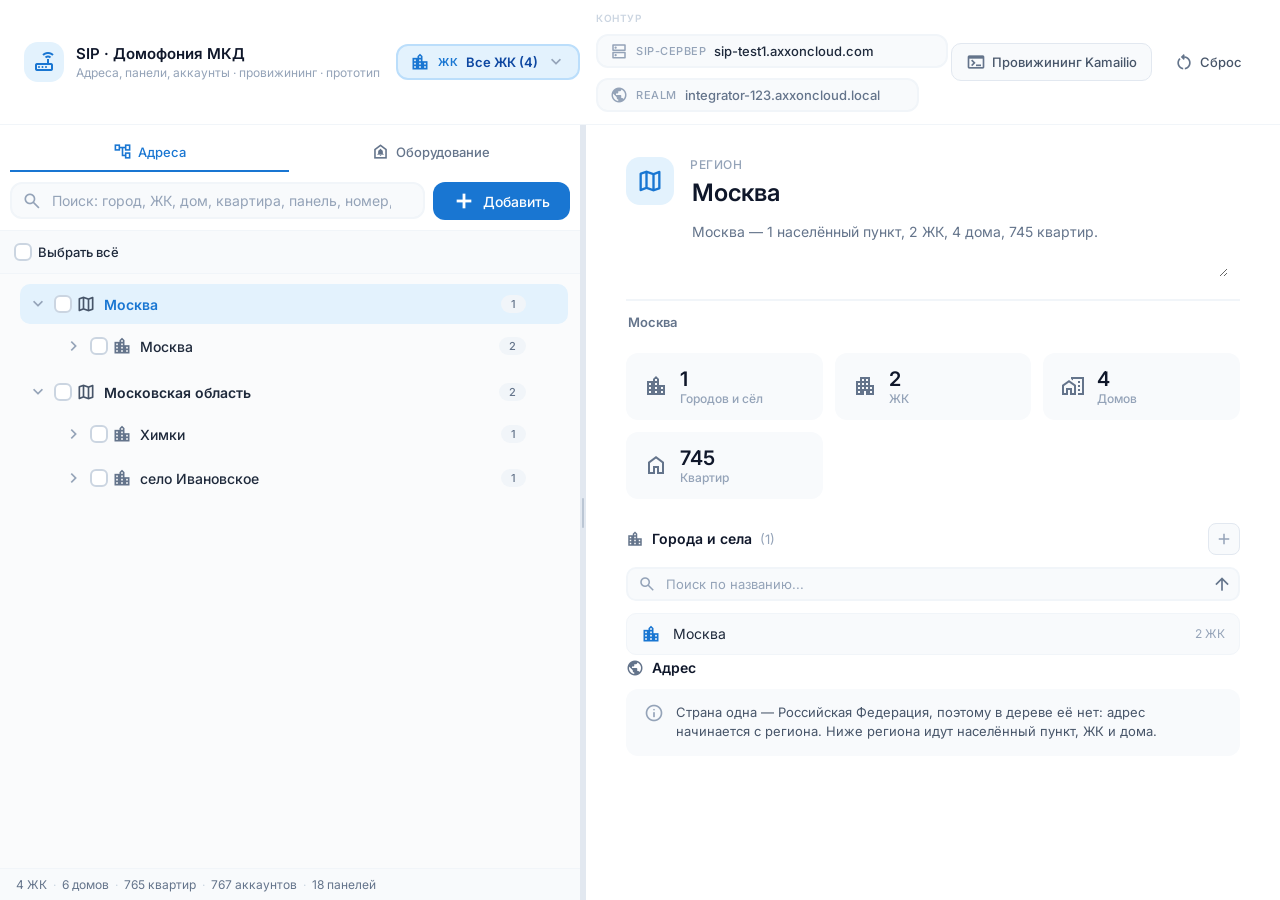
<file: _prototypes/sip-setup/index.html>
<!DOCTYPE html>
<html lang="ru">
<head>
  <meta charset="UTF-8" />
  <meta name="viewport" content="width=device-width, initial-scale=1.0" />
  <title>Настройка SIP — прототип МКД</title>

  <link rel="stylesheet" href="https://fonts.googleapis.com/css2?family=Inter:opsz@14..32&display=swap" />
  <link rel="stylesheet" href="https://fonts.googleapis.com/css2?family=Material+Symbols+Outlined:opsz,wght,FILL,GRAD@20..48,100..700,0..1,-50..200" />

  <style>
    * {
      margin: 0;
      padding: 0;
      box-sizing: border-box;
    }

    body {
      font-family: 'Inter', -apple-system, BlinkMacSystemFont, sans-serif;
      background: #f1f5f9;
      height: 100vh;
      overflow: hidden;
    }

    .app-container {
      display: flex;
      flex-direction: column;
      height: 100vh;
      max-width: 100%;
      background: #ffffff;
    }

    .material-symbols-outlined {
      font-variation-settings: 'FILL' 0, 'wght' 400, 'GRAD' 0, 'opsz' 24;
      font-size: 20px;
      color: #64748b;
      flex-shrink: 0;
    }

    /* ===== TOP BAR ===== */
    .top-bar {
      background: #ffffff;
      border-bottom: 1px solid #f1f5f9;
      padding: 12px 24px;
      display: flex;
      align-items: center;
      gap: 16px;
      flex-shrink: 0;
      flex-wrap: wrap;
    }

    .brand {
      display: flex;
      align-items: center;
      gap: 12px;
      min-width: 0;
    }

    .brand-logo {
      width: 40px;
      height: 40px;
      border-radius: 14px;
      background: #e3f2fd;
      display: flex;
      align-items: center;
      justify-content: center;
      flex-shrink: 0;
    }

    .brand-logo .material-symbols-outlined {
      font-size: 24px;
      color: #1976d2;
    }

    .brand-title {
      font-size: 15px;
      font-weight: 600;
      color: #0f172a;
      white-space: nowrap;
    }

    .brand-sub {
      font-size: 12px;
      color: #94a3b8;
      margin-top: 2px;
      white-space: nowrap;
    }

    .top-bar-fields {
      display: flex;
      align-items: center;
      gap: 10px;
      flex: 1;
      flex-wrap: wrap;
      min-width: 200px;
    }

    .cfg-field {
      display: flex;
      align-items: center;
      gap: 8px;
      padding: 6px 12px;
      background: #f8fafc;
      border: 2px solid #f1f5f9;
      border-radius: 12px;
      transition: all 0.2s ease;
    }

    .cfg-field:focus-within {
      border-color: #1976d2;
      background: #ffffff;
      box-shadow: 0 0 0 4px rgba(25, 118, 210, 0.08);
    }

    .cfg-field .material-symbols-outlined {
      font-size: 18px;
      color: #94a3b8;
    }

    .cfg-field .cfg-label {
      font-size: 11px;
      font-weight: 500;
      color: #94a3b8;
      text-transform: uppercase;
      letter-spacing: 0.5px;
      white-space: nowrap;
    }

    .cfg-field input {
      border: none;
      background: transparent;
      outline: none;
      font-family: inherit;
      font-size: 13px;
      font-weight: 500;
      color: #1e293b;
      width: 220px;
      max-width: 40vw;
    }

    /* Realm выдаётся интегратору сервером и в интерфейсе только показывается */
    .cfg-field.ro input {
      color: #64748b;
      cursor: default;
    }

    .fields-lead {
      font-size: 10px;
      font-weight: 600;
      color: #cbd5e1;
      text-transform: uppercase;
      letter-spacing: 0.6px;
      white-space: nowrap;
    }

    /* Область видимости — единственное место, где выбирается ЖК.
       Выделена цветом: от неё зависит содержимое всего экрана. */
    .scope-field {
      display: flex;
      align-items: center;
      gap: 8px;
      padding: 6px 12px;
      background: #e3f2fd;
      border: 2px solid #bbdefb;
      border-radius: 12px;
      flex-shrink: 0;
      transition: all 0.2s ease;
    }

    .scope-field:focus-within {
      border-color: #1976d2;
      box-shadow: 0 0 0 4px rgba(25, 118, 210, 0.1);
    }

    .scope-field .material-symbols-outlined {
      font-size: 20px;
      color: #1976d2;
    }

    .scope-field .cfg-label {
      font-size: 11px;
      font-weight: 600;
      color: #1976d2;
      text-transform: uppercase;
      letter-spacing: 0.5px;
      white-space: nowrap;
    }

    .scope-select {
      border: none;
      background: transparent;
      outline: none;
      font-family: inherit;
      font-size: 13px;
      font-weight: 600;
      color: #0d47a1;
      cursor: pointer;
      max-width: 260px;
    }

    .top-bar-actions {
      display: flex;
      align-items: center;
      gap: 8px;
      flex-shrink: 0;
    }

    /* ===== КНОПКИ ===== */
    .btn {
      display: flex;
      align-items: center;
      justify-content: center;
      gap: 6px;
      padding: 8px 14px;
      border: none;
      border-radius: 10px;
      font-family: inherit;
      font-size: 13px;
      font-weight: 500;
      cursor: pointer;
      transition: all 0.2s ease;
      background: transparent;
      color: #475569;
      white-space: nowrap;
    }

    .btn:hover {
      background: #f1f5f9;
    }

    .btn .material-symbols-outlined {
      font-size: 20px;
    }

    .btn-soft {
      background: #f8fafc;
      border: 1px solid #e2e8f0;
    }

    .btn-soft:hover {
      background: #ffffff;
      border-color: #cbd5e1;
      color: #1976d2;
    }

    .btn-soft:hover .material-symbols-outlined {
      color: #1976d2;
    }

    .btn-add {
      display: flex;
      align-items: center;
      gap: 8px;
      padding: 8px 20px;
      background: #1976d2;
      color: white;
      border: none;
      border-radius: 12px;
      font-family: inherit;
      font-size: 14px;
      font-weight: 500;
      cursor: pointer;
      transition: all 0.2s ease;
      white-space: nowrap;
      flex-shrink: 0;
    }

    .btn-add:hover {
      background: #1565c0;
      transform: translateY(-1px);
      box-shadow: 0 4px 16px rgba(25, 118, 210, 0.3);
    }

    .btn-add:active {
      transform: translateY(0);
    }

    .btn-add .material-symbols-outlined {
      font-size: 22px;
      color: inherit;
      font-variation-settings: 'FILL' 0, 'wght' 600, 'GRAD' 200, 'opsz' 24;
    }

    /* ===== MAIN CONTENT ===== */
    .main-content {
      display: flex;
      flex: 1;
      overflow: hidden;
    }

    /* ===== ЛЕВАЯ ПАНЕЛЬ ===== */
    .tree-panel {
      width: 400px;
      min-width: 200px;
      max-width: 70%;
      background: #fafbfc;
      display: flex;
      flex-direction: column;
      overflow: hidden;
      flex-shrink: 0;
    }

    .tree-tabs {
      display: flex;
      gap: 2px;
      padding: 8px 10px 0;
      background: #ffffff;
    }

    .tree-tab {
      flex: 1;
      display: flex;
      align-items: center;
      justify-content: center;
      gap: 6px;
      padding: 9px 8px;
      border: none;
      border-bottom: 2px solid transparent;
      background: transparent;
      font-family: inherit;
      font-size: 13px;
      font-weight: 500;
      color: #64748b;
      cursor: pointer;
      transition: all 0.15s ease;
    }

    .tree-tab:hover {
      color: #1976d2;
    }

    .tree-tab.active {
      color: #1976d2;
      border-bottom-color: #1976d2;
    }

    .tree-tab.active .material-symbols-outlined {
      color: #1976d2;
    }

    .tree-tab .material-symbols-outlined {
      font-size: 19px;
    }

    .tree-search-row {
      display: flex;
      gap: 8px;
      padding: 10px;
      background: #ffffff;
      border-bottom: 1px solid #f1f5f9;
    }

    .search-wrapper {
      flex: 1;
      position: relative;
      min-width: 0;
    }

    .search-wrapper > .material-symbols-outlined {
      position: absolute;
      left: 12px;
      top: 50%;
      transform: translateY(-50%);
      font-size: 20px;
      color: #94a3b8;
    }

    .search-input {
      width: 100%;
      padding: 8px 32px 8px 40px;
      border: 2px solid #f1f5f9;
      border-radius: 12px;
      font-family: inherit;
      font-size: 14px;
      color: #1e293b;
      background: #f8fafc;
      transition: all 0.2s ease;
      outline: none;
    }

    .search-input:focus {
      border-color: #1976d2;
      background: #ffffff;
      box-shadow: 0 0 0 4px rgba(25, 118, 210, 0.1);
    }

    .search-input::placeholder {
      color: #94a3b8;
    }

    .search-clear {
      position: absolute;
      right: 4px;
      top: 50%;
      transform: translateY(-50%);
      cursor: pointer;
      color: #94a3b8;
      font-size: 18px;
      display: none;
      background: none;
      border: none;
      padding: 0;
      width: 20px;
      height: 20px;
      align-items: center;
      justify-content: center;
      border-radius: 50%;
      transition: all 0.15s ease;
    }

    .search-clear.visible {
      display: flex;
    }

    .search-clear:hover {
      color: #475569;
      background: #e2e8f0;
    }

    .tree-toolbar {
      display: flex;
      align-items: center;
      gap: 8px;
      padding: 6px 10px;
      background: #f8fafc;
      border-bottom: 1px solid #f1f5f9;
      width: 100%;
    }

    .master-checkbox {
      display: inline-flex;
      align-items: center;
      gap: 6px;
      cursor: pointer;
      user-select: none;
      padding: 2px 4px;
      border-radius: 6px;
      transition: background 0.15s;
    }

    .master-checkbox:hover {
      background: #e3f2fd;
    }

    .master-checkbox .checkbox-custom {
      width: 18px;
      height: 18px;
      border: 2px solid #cbd5e1;
      border-radius: 6px;
      display: inline-flex;
      align-items: center;
      justify-content: center;
      background: white;
      transition: all 0.15s ease;
    }

    .master-checkbox.selected .checkbox-custom,
    .master-checkbox.partial .checkbox-custom {
      background: #1976d2;
      border-color: #1976d2;
    }

    .master-checkbox.partial .checkbox-custom {
      background: #64b5f6;
      border-color: #64b5f6;
    }

    .master-checkbox .checkbox-custom .material-symbols-outlined {
      opacity: 0;
      transform: scale(0.6);
      transition: all 0.15s ease;
      color: white;
      font-size: 14px;
    }

    .master-checkbox.selected .checkbox-custom .material-symbols-outlined,
    .master-checkbox.partial .checkbox-custom .material-symbols-outlined {
      opacity: 1;
      transform: scale(1);
    }

    .master-label {
      font-size: 13px;
      font-weight: 500;
      color: #1e293b;
    }

    .selection-count {
      background: #e3f2fd;
      color: #1976d2;
      font-size: 12px;
      font-weight: 500;
      padding: 3px 10px;
      border-radius: 50px;
      display: none;
    }

    .selection-count.visible {
      display: inline-block;
    }

    .toolbar-actions {
      margin-left: auto;
      display: inline-flex;
      align-items: center;
    }

    .btn-delete-wrapper {
      display: inline-flex;
      align-items: center;
      overflow: hidden;
      transition: all 0.3s cubic-bezier(0.4, 0, 0.2, 1);
      max-width: 0;
      opacity: 0;
      transform: scale(0.8);
      visibility: hidden;
    }

    .btn-delete-wrapper.visible {
      max-width: 60px;
      opacity: 1;
      transform: scale(1);
      visibility: visible;
    }

    .btn-danger {
      background: #fee2e2;
      color: #dc2626;
      padding: 6px 10px;
      border-radius: 10px;
      white-space: nowrap;
    }

    .btn-danger:hover {
      background: #fecaca;
      transform: translateY(-1px);
      box-shadow: 0 4px 12px rgba(220, 38, 38, 0.15);
    }

    .btn-danger .material-symbols-outlined {
      font-size: 18px;
      color: inherit;
    }

    .tree-wrapper {
      flex: 1;
      padding: 8px 12px 16px 12px;
      overflow-y: auto;
    }

    .tree-wrapper::-webkit-scrollbar,
    .detail-panel::-webkit-scrollbar {
      width: 6px;
    }

    .tree-wrapper::-webkit-scrollbar-track,
    .detail-panel::-webkit-scrollbar-track {
      background: transparent;
    }

    .tree-wrapper::-webkit-scrollbar-thumb,
    .detail-panel::-webkit-scrollbar-thumb {
      background: #e2e8f0;
      border-radius: 10px;
    }

    .tree-wrapper::-webkit-scrollbar-thumb:hover {
      background: #cbd5e1;
    }

    .tree-status-bar {
      padding: 8px 16px;
      font-size: 12px;
      color: #64748b;
      background: #f8fafc;
      border-top: 1px solid #f1f5f9;
      flex-shrink: 0;
      display: flex;
      align-items: center;
      gap: 6px;
      flex-wrap: wrap;
    }

    .tree-status-bar .sep {
      color: #cbd5e1;
    }

    /* ===== СПЛИТТЕР ===== */
    .splitter {
      width: 6px;
      background: #e2e8f0;
      cursor: col-resize;
      flex-shrink: 0;
      transition: background 0.15s;
      position: relative;
      display: flex;
      align-items: center;
      justify-content: center;
    }

    .splitter:hover,
    .splitter.active {
      background: #1976d2;
    }

    .splitter::after {
      content: '';
      width: 2px;
      height: 30px;
      background: #94a3b8;
      border-radius: 2px;
      opacity: 0.5;
      transition: opacity 0.15s;
    }

    .splitter:hover::after,
    .splitter.active::after {
      opacity: 1;
      background: white;
    }

    /* ===== ДЕРЕВО ===== */
    .tree {
      list-style: none;
      padding: 0;
      margin: 0;
      font-size: 14px;
      color: #1e293b;
    }

    .tree ul {
      list-style: none;
      padding-left: 0;
      margin: 0;
    }

    .tree-node {
      position: relative;
      padding: 2px 0 2px 8px;
      border-radius: 10px;
    }

    .tree-node.hidden {
      display: none;
    }

    .tree-node.active > .node-content {
      background: #e3f2fd;
    }

    .tree-node.active > .node-content .node-text {
      font-weight: 500;
      color: #1976d2;
    }

    .node-content {
      display: flex;
      align-items: center;
      gap: 4px;
      padding: 6px 10px 6px 6px;
      border-radius: 10px;
      cursor: pointer;
      transition: background 0.12s;
      position: relative;
    }

    .node-content:hover {
      background: #f1f5f9;
    }

    .node-content:hover .node-actions {
      opacity: 1;
    }

    /* Дочерние ветки прячем через display: анимация по max-height обрезает
       длинные списки — в доме бывает 52 этажа и 500 квартир */
    .tree-node > ul {
      display: none;
      padding-left: 28px;
    }

    .tree-node.open > ul {
      display: block;
      animation: fadeIn 0.18s ease;
    }

    .toggle-icon {
      font-size: 20px;
      color: #94a3b8;
      cursor: pointer;
      transition: transform 0.25s cubic-bezier(0.4, 0, 0.2, 1), color 0.2s;
      width: 24px;
      height: 24px;
      display: flex;
      align-items: center;
      justify-content: center;
      border-radius: 8px;
      flex-shrink: 0;
    }

    .toggle-icon:hover {
      background: #e2e8f0;
      color: #475569;
    }

    .tree-node.open > .node-content .toggle-icon {
      transform: rotate(90deg);
    }

    .tree-node:not(.has-children) .toggle-icon {
      opacity: 0;
      pointer-events: none;
    }

    .node-content .checkbox-custom {
      width: 18px;
      height: 18px;
      border: 2px solid #cbd5e1;
      border-radius: 6px;
      display: inline-flex;
      align-items: center;
      justify-content: center;
      background: white;
      flex-shrink: 0;
      transition: all 0.15s ease;
    }

    .node-content .checkbox-custom .material-symbols-outlined {
      font-size: 14px;
      color: white;
      opacity: 0;
      transform: scale(0.6);
      transition: all 0.15s ease;
    }

    .tree-node.selected > .node-content .checkbox-custom {
      background: #1976d2;
      border-color: #1976d2;
    }

    .tree-node.partial > .node-content .checkbox-custom {
      background: #64b5f6;
      border-color: #64b5f6;
    }

    .tree-node.selected > .node-content .checkbox-custom .material-symbols-outlined,
    .tree-node.partial > .node-content .checkbox-custom .material-symbols-outlined {
      opacity: 1;
      transform: scale(1);
    }

    .node-content:hover .checkbox-custom {
      border-color: #64b5f6;
    }

    .node-text {
      flex: 1;
      white-space: nowrap;
      overflow: hidden;
      text-overflow: ellipsis;
      padding: 0 4px;
    }

    .tree-node .node-text {
      font-weight: 400;
    }

    .tree-node.level-0 > .node-content .node-text {
      font-weight: 600;
    }

    .tree-node.level-1 > .node-content .node-text {
      font-weight: 500;
    }

    .node-icon.type-region { color: #475569; }
    .node-icon.type-city { color: #64748b; }
    .node-icon.type-complex { color: #1976d2; }
    .node-icon.type-house { color: #2563eb; }
    .node-icon.type-entrance { color: #0284c7; }
    .node-icon.type-floor { color: #7c3aed; }
    .node-icon.type-flat { color: #16a34a; }
    .node-icon.type-panel { color: #ea580c; }
    .node-icon.type-account { color: #0891b2; }

    .badge {
      background: #f1f5f9;
      color: #64748b;
      font-size: 11px;
      font-weight: 500;
      padding: 2px 10px;
      border-radius: 50px;
      flex-shrink: 0;
    }

    .badge.mono {
      font-family: 'JetBrains Mono', 'Cascadia Code', Consolas, monospace;
      font-size: 11px;
    }

    .status-dot {
      width: 7px;
      height: 7px;
      border-radius: 50%;
      flex-shrink: 0;
      background: #cbd5e1;
    }

    .status-dot.on { background: #22c55e; }
    .status-dot.off { background: #ef4444; }
    .status-dot.blocked { background: #94a3b8; }

    /* Группа «Панели» — не объект, а полка внутри ЖК или подъезда:
       подписана тише обычных узлов и не участвует в выделении */
    .tree-group > .node-content .node-text {
      font-size: 11px;
      font-weight: 600;
      color: #94a3b8;
      text-transform: uppercase;
      letter-spacing: 0.5px;
    }

    .tree-group > .node-content .node-icon {
      color: #94a3b8;
    }

    /* Строка входа в таблицу парка: выглядит как пункт, а не как объект дерева */
    .tree-view-row > .node-content {
      background: #eef2ff;
      box-shadow: inset 0 0 0 1px #c7d2fe;
    }

    .tree-view-row > .node-content .node-text {
      font-weight: 600;
      color: #4338ca;
    }

    .tree-view-row > .node-content .node-icon {
      color: #4338ca;
    }

    .tree-view-row.active > .node-content {
      background: #e0e7ff;
      box-shadow: inset 0 0 0 1px #6366f1;
    }

    /* ===== КОНТЕКСТНОЕ МЕНЮ ===== */
    .node-actions {
      display: flex;
      align-items: center;
      gap: 2px;
      opacity: 0;
      transition: opacity 0.2s ease;
      margin-left: auto;
      flex-shrink: 0;
      position: relative;
    }

    .node-actions .btn-more {
      background: none;
      border: none;
      cursor: pointer;
      padding: 4px;
      border-radius: 6px;
      display: flex;
      align-items: center;
      justify-content: center;
      color: #94a3b8;
      transition: all 0.15s;
    }

    .node-actions .btn-more:hover {
      background: #e2e8f0;
      color: #475569;
    }

    .node-actions .btn-more .material-symbols-outlined {
      font-size: 20px;
    }

    .node-dropdown {
      position: fixed;
      background: white;
      border-radius: 14px;
      box-shadow: 0 12px 40px rgba(0, 0, 0, 0.15);
      min-width: 240px;
      padding: 6px;
      opacity: 0;
      transform: scale(0.95);
      pointer-events: none;
      transition: all 0.2s cubic-bezier(0.4, 0, 0.2, 1);
      z-index: 9999;
      border: 1px solid #f1f5f9;
      visibility: hidden;
    }

    .node-dropdown.open {
      opacity: 1;
      transform: scale(1);
      pointer-events: all;
      visibility: visible;
    }

    .node-dropdown-item {
      display: flex;
      align-items: center;
      gap: 12px;
      padding: 10px 14px;
      border-radius: 10px;
      cursor: pointer;
      transition: background 0.15s;
      color: #1e293b;
      font-size: 14px;
      font-weight: 500;
      border: none;
      background: transparent;
      width: 100%;
      font-family: inherit;
      white-space: nowrap;
      text-align: left;
    }

    .node-dropdown-item:hover {
      background: #f8fafc;
    }

    .node-dropdown-item .material-symbols-outlined {
      font-size: 20px;
      color: #64748b;
    }

    .node-dropdown-item .sub {
      font-size: 12px;
      color: #94a3b8;
      font-weight: 400;
      margin-left: auto;
    }

    .node-dropdown-divider {
      height: 1px;
      background: #f1f5f9;
      margin: 4px 8px;
    }

    .node-dropdown-item.danger {
      color: #dc2626;
    }

    .node-dropdown-item.danger .material-symbols-outlined {
      color: #dc2626;
    }

    .node-dropdown-item.danger:hover {
      background: #fef2f2;
    }

    /* ===== ВЫПАДАЮЩИЕ СПИСКИ ===== */
    /* Список родного select рисует ОС, и он выпадает из оформления экрана.
       Сам select остаётся в разметке как источник значения, а видимую часть
       заменяют кнопка и меню в общем стиле. */
    .combo-native {
      display: none;
    }

    .combo-trigger {
      display: flex;
      align-items: center;
      gap: 8px;
      cursor: pointer;
      text-align: left;
    }

    .combo-trigger .combo-value {
      flex: 1;
      min-width: 0;
      overflow: hidden;
      text-overflow: ellipsis;
      white-space: nowrap;
    }

    .combo-trigger .combo-caret {
      font-size: 20px;
      color: #94a3b8;
      flex-shrink: 0;
      transition: transform 0.2s ease;
    }

    .combo-trigger.open .combo-caret {
      transform: rotate(180deg);
      color: #1976d2;
    }

    .combo-trigger.open {
      border-color: #1976d2;
    }

    .combo-menu {
      position: fixed;
      background: #ffffff;
      border: 1px solid #f1f5f9;
      border-radius: 14px;
      box-shadow: 0 12px 40px rgba(15, 23, 42, 0.15);
      padding: 6px;
      z-index: 10000;
      max-height: 320px;
      overflow-y: auto;
      opacity: 0;
      transform: scale(0.97);
      transition: opacity 0.15s ease, transform 0.15s ease;
    }

    .combo-menu.open {
      opacity: 1;
      transform: scale(1);
    }

    .combo-option {
      display: flex;
      align-items: center;
      gap: 10px;
      width: 100%;
      padding: 9px 12px;
      border: none;
      border-radius: 10px;
      background: transparent;
      font-family: inherit;
      font-size: 14px;
      color: #1e293b;
      text-align: left;
      cursor: pointer;
      transition: background 0.12s;
    }

    .combo-option .material-symbols-outlined {
      font-size: 18px;
      color: #1976d2;
      visibility: hidden;
      flex-shrink: 0;
    }

    .combo-option.selected {
      color: #1976d2;
      font-weight: 500;
    }

    .combo-option.selected .material-symbols-outlined {
      visibility: visible;
    }

    .combo-option.active,
    .combo-option:hover {
      background: #f1f5f9;
    }

    .combo-option-text {
      flex: 1;
      min-width: 0;
      overflow: hidden;
      text-overflow: ellipsis;
      white-space: nowrap;
    }

    /* ===== ПРАВАЯ ПАНЕЛЬ ===== */
    .detail-panel {
      flex: 1;
      background: #ffffff;
      padding: 32px 40px;
      overflow-y: auto;
      display: flex;
      flex-direction: column;
      min-width: 200px;
    }

    .detail-empty {
      display: flex;
      flex-direction: column;
      align-items: center;
      justify-content: center;
      height: 100%;
      color: #94a3b8;
      gap: 12px;
    }

    .detail-empty .material-symbols-outlined {
      font-size: 64px;
      color: #e2e8f0;
    }

    .detail-empty .title {
      font-size: 18px;
      font-weight: 500;
      color: #475569;
    }

    .detail-empty .sub {
      font-size: 14px;
      color: #94a3b8;
    }

    .detail-card {
      display: flex;
      flex-direction: column;
      gap: 20px;
      animation: fadeIn 0.25s ease;
    }

    .detail-card.hidden,
    .detail-empty.hidden {
      display: none;
    }

    .detail-header {
      display: flex;
      align-items: flex-start;
      gap: 16px;
      padding-bottom: 16px;
      border-bottom: 2px solid #f1f5f9;
    }

    .detail-header .icon-wrapper {
      width: 48px;
      height: 48px;
      background: #e3f2fd;
      border-radius: 14px;
      display: flex;
      align-items: center;
      justify-content: center;
      flex-shrink: 0;
    }

    .detail-header .icon-wrapper .material-symbols-outlined {
      font-size: 28px;
      color: #1976d2;
    }

    .detail-header-info {
      flex: 1;
      min-width: 0;
    }

    .detail-header-info .label {
      font-size: 12px;
      font-weight: 500;
      color: #94a3b8;
      text-transform: uppercase;
      letter-spacing: 0.5px;
    }

    .detail-header-info .name-input {
      font-size: 24px;
      font-weight: 600;
      color: #0f172a;
      border: 2px solid transparent;
      border-radius: 8px;
      padding: 4px 10px;
      margin: 0 -10px;
      background: transparent;
      width: 100%;
      font-family: inherit;
      transition: all 0.2s ease;
      outline: none;
    }

    .detail-header-info .name-input:hover {
      border-color: #e2e8f0;
      background: #f8fafc;
    }

    .detail-header-info .name-input:focus {
      border-color: #1976d2;
      background: #ffffff;
      box-shadow: 0 0 0 4px rgba(25, 118, 210, 0.08);
    }

    .desc-input {
      font-size: 14px;
      font-weight: 400;
      color: #64748b;
      border: 2px solid transparent;
      border-radius: 8px;
      padding: 4px 10px;
      margin: 4px -10px 0;
      background: transparent;
      width: 100%;
      font-family: inherit;
      transition: all 0.2s ease;
      outline: none;
      resize: vertical;
      min-height: 62px;
    }

    .desc-input:hover {
      border-color: #e2e8f0;
      background: #f8fafc;
    }

    .desc-input:focus {
      border-color: #1976d2;
      background: #ffffff;
      box-shadow: 0 0 0 4px rgba(25, 118, 210, 0.08);
    }

    .desc-input.hidden {
      display: none;
    }

    /* Заголовок карточки без правки имени — для сводных представлений,
       у которых нет узла в дереве */
    .detail-header-info .static-name {
      font-size: 24px;
      font-weight: 600;
      color: #0f172a;
      padding: 4px 0;
    }

    .detail-header-info .name-input.hidden,
    .detail-header-info .static-name.hidden {
      display: none;
    }

    /* ===== ХЛЕБНЫЙ ПУТЬ ===== */
    .breadcrumb {
      display: flex;
      flex-wrap: wrap;
      align-items: center;
      gap: 4px;
      margin: -8px 2px 0;
      font-size: 13px;
      line-height: 1.5;
    }

    .crumb-link {
      color: #1976d2;
      text-decoration: none;
      font-weight: 500;
      cursor: pointer;
    }

    .crumb-link:hover {
      text-decoration: underline;
    }

    .crumb-current {
      color: #64748b;
      font-weight: 600;
    }

    .crumb-sep {
      color: #cbd5e1;
      user-select: none;
    }

    /* ===== СТАТИСТИКА ===== */
    .detail-stats {
      display: grid;
      grid-template-columns: repeat(auto-fit, minmax(150px, 1fr));
      gap: 12px;
    }

    .stat-item {
      background: #f8fafc;
      border-radius: 12px;
      padding: 14px 18px;
      display: flex;
      align-items: center;
      gap: 12px;
    }

    .stat-item .material-symbols-outlined {
      font-size: 24px;
      color: #64748b;
    }

    .stat-item .stat-info {
      display: flex;
      flex-direction: column;
      min-width: 0;
    }

    .stat-item .stat-info .value {
      font-size: 20px;
      font-weight: 600;
      color: #0f172a;
      white-space: nowrap;
      overflow: hidden;
      text-overflow: ellipsis;
    }

    .stat-item .stat-info .value.text {
      font-size: 15px;
    }

    .stat-item .stat-info .label {
      font-size: 12px;
      color: #94a3b8;
      font-weight: 500;
    }

    /* ===== СЕКЦИИ КАРТОЧКИ ===== */
    .detail-section {
      margin-top: 4px;
    }

    .section-title {
      font-size: 14px;
      font-weight: 600;
      color: #0f172a;
      margin-bottom: 12px;
      display: flex;
      align-items: center;
      gap: 8px;
    }

    .section-title .count {
      font-weight: 400;
      color: #94a3b8;
      font-size: 13px;
    }

    .section-title > .material-symbols-outlined {
      font-size: 18px;
      color: #64748b;
    }

    .section-title .section-action {
      display: flex;
      align-items: center;
      justify-content: center;
      width: 32px;
      height: 32px;
      border: 1px solid #e2e8f0;
      border-radius: 8px;
      background: #f8fafc;
      cursor: pointer;
      color: #94a3b8;
      transition: all 0.2s ease;
    }

    .section-title .section-action:first-of-type {
      margin-left: auto;
    }

    .section-title .section-action:hover {
      background: #ffffff;
      border-color: #cbd5e1;
      color: #1976d2;
    }

    .section-title .section-action .material-symbols-outlined {
      font-size: 18px;
      color: inherit;
    }

    .section-search-wrapper {
      position: relative;
      margin-bottom: 12px;
    }

    .section-search-wrapper > .material-symbols-outlined {
      position: absolute;
      left: 12px;
      top: 50%;
      transform: translateY(-50%);
      font-size: 18px;
      color: #94a3b8;
    }

    .section-search-input {
      width: 100%;
      padding: 7px 40px 7px 38px;
      border: 2px solid #f1f5f9;
      border-radius: 10px;
      font-family: inherit;
      font-size: 13px;
      color: #1e293b;
      background: #f8fafc;
      transition: all 0.2s ease;
      outline: none;
    }

    .section-search-input:focus {
      border-color: #1976d2;
      background: #ffffff;
      box-shadow: 0 0 0 4px rgba(25, 118, 210, 0.08);
    }

    .section-search-input::placeholder {
      color: #94a3b8;
    }

    .section-sort {
      position: absolute;
      right: 5px;
      top: 50%;
      transform: translateY(-50%);
      background: none;
      border: none;
      cursor: pointer;
      color: #64748b;
      display: flex;
      align-items: center;
      justify-content: center;
      padding: 3px;
      border-radius: 6px;
      transition: all 0.15s ease;
    }

    .section-sort:hover {
      background: #e2e8f0;
      color: #1976d2;
    }

    .section-sort.desc {
      color: #1976d2;
    }

    /* ===== ТАБЛИЦА ПАРКА ОБОРУДОВАНИЯ ===== */
    /* Дерево отвечает на вопрос «где стоит», таблица — на вопросы вида
       «что офлайн» и «где нет ни одной привязки», поэтому парк показан
       не списком, а сеткой со своими сортировками */
    .fleet-wrap {
      overflow-x: auto;
      border: 1px solid #f1f5f9;
      border-radius: 12px;
    }

    .fleet-table {
      width: 100%;
      border-collapse: collapse;
      font-size: 13px;
      white-space: nowrap;
    }

    .fleet-table th {
      position: sticky;
      top: 0;
      background: #f8fafc;
      color: #64748b;
      font-size: 11px;
      font-weight: 600;
      text-transform: uppercase;
      letter-spacing: 0.4px;
      text-align: left;
      padding: 10px 12px;
      border-bottom: 1px solid #e2e8f0;
      cursor: pointer;
      user-select: none;
    }

    .fleet-table th:hover {
      color: #1976d2;
    }

    .fleet-table th .material-symbols-outlined {
      font-size: 14px;
      vertical-align: -2px;
      opacity: 0;
    }

    .fleet-table th.sorted .material-symbols-outlined {
      opacity: 1;
      color: #1976d2;
    }

    .fleet-table td {
      padding: 9px 12px;
      border-bottom: 1px solid #f8fafc;
      color: #1e293b;
    }

    .fleet-table td .sub {
      font-size: 11px;
      color: #94a3b8;
      margin-top: 2px;
    }

    .fleet-table tbody tr {
      cursor: pointer;
      transition: background 0.12s;
    }

    .fleet-table tbody tr:hover {
      background: #f8fafc;
    }

    .fleet-table .cell-name {
      font-weight: 500;
      display: flex;
      align-items: center;
      gap: 8px;
    }

    .fleet-table .cell-name .material-symbols-outlined {
      font-size: 18px;
      color: #1976d2;
    }

    .fleet-table .muted {
      color: #94a3b8;
    }

    .fleet-table .mono {
      font-family: 'SF Mono', 'Cascadia Code', Consolas, monospace;
      font-size: 12px;
    }

    .fleet-empty {
      padding: 24px;
      text-align: center;
      color: #94a3b8;
      font-size: 13px;
    }

    .fleet-filter {
      display: flex;
      gap: 4px;
      background: #f1f5f9;
      border-radius: 10px;
      padding: 3px;
    }

    .fleet-filter-btn {
      border: none;
      background: transparent;
      font-family: inherit;
      font-size: 12px;
      font-weight: 500;
      color: #64748b;
      padding: 5px 12px;
      border-radius: 8px;
      cursor: pointer;
      transition: all 0.15s;
    }

    .fleet-filter-btn:hover {
      color: #1976d2;
    }

    .fleet-filter-btn.active {
      background: #ffffff;
      color: #1976d2;
      box-shadow: 0 1px 3px rgba(15, 23, 42, 0.08);
    }

    /* ===== СПИСКИ В КАРТОЧКЕ ===== */
    .item-list {
      display: flex;
      flex-direction: column;
      gap: 6px;
    }

    .item-list.scroll {
      max-height: 420px;
      overflow-y: auto;
      padding-right: 4px;
    }

    .list-item {
      display: flex;
      align-items: center;
      gap: 12px;
      padding: 10px 14px;
      background: #f8fafc;
      border-radius: 10px;
      border: 1px solid #f1f5f9;
      transition: all 0.15s;
      cursor: pointer;
    }

    .list-item:hover {
      background: #f1f5f9;
      border-color: #cbd5e1;
    }

    .list-item > .material-symbols-outlined {
      font-size: 20px;
      color: #1976d2;
    }

    .list-item .name {
      font-size: 14px;
      color: #1e293b;
      min-width: 0;
      overflow: hidden;
      text-overflow: ellipsis;
      white-space: nowrap;
    }

    .list-item .grow {
      flex: 1;
      min-width: 0;
    }

    .list-item .sub {
      font-size: 12px;
      color: #94a3b8;
      margin-top: 2px;
      overflow: hidden;
      text-overflow: ellipsis;
      white-space: nowrap;
    }

    .list-item .meta {
      font-size: 12px;
      color: #94a3b8;
      white-space: nowrap;
    }

    .list-item .status,
    .fleet-table .status {
      font-size: 12px;
      color: #94a3b8;
      display: flex;
      align-items: center;
      gap: 4px;
      white-space: nowrap;
    }

    .list-item .status .dot,
    .fleet-table .status .dot {
      width: 6px;
      height: 6px;
      border-radius: 50%;
      background: #22c55e;
      display: inline-block;
    }

    .list-item .status.offline,
    .fleet-table .status.offline {
      color: #b91c1c;
    }

    .list-item .status.offline .dot,
    .fleet-table .status.offline .dot {
      background: #ef4444;
    }

    /* Заблокированная учётка не «офлайн»: subscriber'а в Kamailio нет вовсе,
       и регистрация невозможна в принципе */
    .list-item .status.blocked,
    .fleet-table .status.blocked {
      color: #64748b;
    }

    .list-item .status.blocked .dot,
    .fleet-table .status.blocked .dot {
      background: #94a3b8;
    }

    .item-action {
      background: none;
      border: none;
      cursor: pointer;
      padding: 4px;
      border-radius: 6px;
      display: flex;
      align-items: center;
      justify-content: center;
      color: #cbd5e1;
      opacity: 0;
      transition: all 0.15s;
      flex-shrink: 0;
    }

    .list-item:hover .item-action {
      opacity: 1;
    }

    .item-action:hover {
      background: #e2e8f0;
      color: #475569;
    }

    .item-action.danger:hover {
      background: #fee2e2;
      color: #dc2626;
    }

    .item-action .material-symbols-outlined {
      font-size: 18px;
      color: inherit;
    }

    .list-empty {
      color: #94a3b8;
      font-size: 14px;
      padding: 20px 0;
      text-align: center;
    }

    /* ===== ФОРМЫ В КАРТОЧКЕ ===== */
    .form-grid {
      display: grid;
      grid-template-columns: repeat(auto-fit, minmax(220px, 1fr));
      gap: 12px;
      background: #f8fafc;
      border-radius: 12px;
      padding: 16px 20px;
    }

    .form-field {
      display: flex;
      flex-direction: column;
      gap: 5px;
      min-width: 0;
    }

    .form-field.wide {
      grid-column: 1 / -1;
    }

    .form-field label {
      font-size: 12px;
      font-weight: 500;
      color: #94a3b8;
    }

    .form-input,
    .form-select {
      width: 100%;
      padding: 8px 12px;
      border: 2px solid #eef2f7;
      border-radius: 10px;
      font-family: inherit;
      font-size: 13px;
      color: #1e293b;
      background: #ffffff;
      outline: none;
      transition: all 0.15s ease;
    }

    .form-input:focus,
    .form-select:focus {
      border-color: #1976d2;
      box-shadow: 0 0 0 4px rgba(25, 118, 210, 0.08);
    }

    .form-input:disabled {
      background: #f1f5f9;
      color: #64748b;
    }

    .form-input.mono {
      font-family: 'JetBrains Mono', 'Cascadia Code', Consolas, monospace;
    }

    .form-toggle {
      display: flex;
      align-items: center;
      justify-content: center;
      gap: 6px;
      padding: 8px 12px;
      border-radius: 10px;
      border: 2px solid transparent;
      font-family: inherit;
      font-size: 13px;
      font-weight: 500;
      cursor: pointer;
      transition: all 0.15s ease;
      background: #e7f6ed;
      color: #15803d;
    }

    .form-toggle.off {
      background: #fee2e2;
      color: #b91c1c;
    }

    .form-toggle:hover {
      border-color: currentColor;
    }

    /* Показание, а не орган управления: регистрацию нельзя «включить» из UI,
       её отдаёт Kamailio. Поэтому у поля вид индикатора с кнопкой опроса. */
    .form-readout {
      display: flex;
      align-items: center;
      gap: 8px;
      padding: 7px 10px;
      border: 2px solid #eef2f7;
      border-radius: 10px;
      background: #ffffff;
      min-height: 38px;
    }

    .readout-sub {
      font-size: 12px;
      color: #94a3b8;
      flex: 1;
      min-width: 0;
      overflow: hidden;
      text-overflow: ellipsis;
      white-space: nowrap;
    }

    .form-secret {
      display: flex;
      align-items: center;
      gap: 6px;
    }

    .form-secret .form-input {
      flex: 1;
      min-width: 0;
    }

    .secret-btn,
    .readout-btn {
      display: flex;
      align-items: center;
      justify-content: center;
      gap: 4px;
      padding: 6px 8px;
      border: 2px solid #eef2f7;
      border-radius: 8px;
      background: #ffffff;
      color: #64748b;
      font-family: inherit;
      font-size: 12px;
      cursor: pointer;
      flex-shrink: 0;
      transition: all 0.15s ease;
    }

    .secret-btn:hover,
    .readout-btn:hover {
      border-color: #cbd5e1;
      color: #1976d2;
    }

    .secret-btn .material-symbols-outlined,
    .readout-btn .material-symbols-outlined {
      font-size: 18px;
      color: inherit;
    }

    .form-input.invalid,
    .name-input.invalid {
      border-color: #ef4444;
      box-shadow: 0 0 0 4px rgba(239, 68, 68, 0.08);
    }

    /* ===== ПЛАШКИ ===== */
    .pill {
      display: inline-flex;
      align-items: center;
      gap: 5px;
      padding: 3px 10px;
      border-radius: 50px;
      font-size: 12px;
      font-weight: 500;
      flex-shrink: 0;
    }

    .pill.on { background: #e7f6ed; color: #15803d; }
    .pill.off { background: #fee2e2; color: #b91c1c; }
    .pill.pri { background: #e3f2fd; color: #1976d2; }
    .pill.mute { background: #f1f5f9; color: #64748b; }
    .pill.warn { background: #fef3c7; color: #92400e; }

    /* Предупреждение уровня карточки: подписка приостановлена, срок истёк,
       упёрлись в лимит. Не тост — оно должно висеть, пока не устранено. */
    .card-alert {
      display: flex;
      align-items: flex-start;
      gap: 10px;
      padding: 12px 16px;
      border-radius: 12px;
      background: #fef3c7;
      border: 1px solid #fde68a;
      color: #92400e;
      font-size: 13px;
      line-height: 1.5;
    }

    .card-alert .material-symbols-outlined {
      font-size: 20px;
      color: #d97706;
    }

    .mono {
      font-family: 'JetBrains Mono', 'Cascadia Code', Consolas, monospace;
      font-size: 12px;
      color: #334159;
      background: #eef2f7;
      padding: 2px 8px;
      border-radius: 6px;
      white-space: nowrap;
    }

    .note-row {
      display: flex;
      align-items: flex-start;
      gap: 12px;
      padding: 14px 18px;
      border-radius: 12px;
      background: #f8fafc;
      font-size: 13px;
      color: #475569;
      line-height: 1.5;
    }

    .note-row .material-symbols-outlined {
      font-size: 20px;
      color: #94a3b8;
    }

    /* ===== ПУСТОЕ СОСТОЯНИЕ ===== */
    .empty-state {
      display: flex;
      flex-direction: column;
      align-items: center;
      justify-content: center;
      color: #94a3b8;
      gap: 12px;
      padding: 40px 20px;
    }

    .empty-state .material-symbols-outlined {
      font-size: 48px;
      color: #cbd5e1;
    }

    .empty-state .title {
      font-size: 16px;
      font-weight: 500;
      color: #475569;
    }

    .empty-state .sub {
      font-size: 14px;
      color: #94a3b8;
      text-align: center;
    }

    .search-empty {
      display: none;
      padding: 32px 20px;
    }

    .search-empty.visible {
      display: flex;
    }

    /* ===== АНИМАЦИИ ===== */
    @keyframes fadeIn {
      from { opacity: 0; }
      to { opacity: 1; }
    }

    .tree-node.removing {
      animation: slideOut 0.3s ease forwards;
    }

    /* Узел, ожидающий фиксации удаления: он ещё на месте и в Kamailio ничего
       не отправлено, поэтому его видно и отменить можно без последствий */
    .tree-node.pending-delete > .node-content {
      background: #fff7ed;
    }

    .tree-node.pending-delete > .node-content > .node-text {
      text-decoration: line-through;
      color: #b45309;
    }

    .pending-chip,
    .node-chip {
      font-size: 10px;
      font-weight: 600;
      padding: 2px 7px;
      border-radius: 50px;
      white-space: nowrap;
      flex-shrink: 0;
    }

    .pending-chip {
      background: #fed7aa;
      color: #9a3412;
    }

    .node-chip.warn {
      background: #fef3c7;
      color: #92400e;
    }

    .node-chip.mute {
      background: #f1f5f9;
      color: #64748b;
    }

    @keyframes slideOut {
      0% {
        opacity: 1;
        transform: translateX(0);
        max-height: 50px;
      }
      100% {
        opacity: 0;
        transform: translateX(-20px);
        max-height: 0;
        padding: 0;
        margin: 0;
        overflow: hidden;
      }
    }

    /* ===== ТОСТЫ ===== */
    #toastStack {
      position: fixed;
      bottom: 24px;
      right: 24px;
      z-index: 10000;
      display: flex;
      flex-direction: column;
      align-items: flex-end;
      gap: 8px;
    }

    .toast {
      padding: 12px 20px;
      border-radius: 10px;
      font-size: 14px;
      font-weight: 500;
      color: #fff;
      background: #334159;
      box-shadow: 0 4px 12px rgba(0, 0, 0, 0.15);
      display: flex;
      align-items: center;
      gap: 16px;
      max-width: calc(100vw - 48px);
      overflow-wrap: anywhere;
      opacity: 0;
      transform: translateY(8px);
      transition: opacity 0.2s ease, transform 0.2s ease;
      /* Скрытый тост не должен ловить клики: иначе невидимая кнопка «Отменить»
         остаётся активной и срабатывает по случайному клику в угол экрана */
      pointer-events: none;
    }

    .toast.visible {
      opacity: 1;
      transform: translateY(0);
      pointer-events: auto;
    }

    .toast-action {
      background: none;
      border: none;
      padding: 0;
      cursor: pointer;
      color: #90caf9;
      font-family: inherit;
      font-size: 14px;
      font-weight: 600;
      white-space: nowrap;
      flex-shrink: 0;
    }

    /* ===== МОДАЛЬНОЕ ОКНО ===== */
    .modal-overlay {
      position: fixed;
      inset: 0;
      background: rgba(15, 23, 42, 0.45);
      display: none;
      align-items: center;
      justify-content: center;
      z-index: 1000;
      backdrop-filter: blur(2px);
      padding: 16px;
    }

    .modal-overlay.visible {
      display: flex;
    }

    .modal {
      background: #ffffff;
      border-radius: 16px;
      width: 100%;
      max-width: 640px;
      max-height: 85vh;
      display: flex;
      flex-direction: column;
      box-shadow: 0 20px 50px rgba(15, 23, 42, 0.25);
      overflow: hidden;
      animation: modalIn 0.18s ease;
    }

    .modal.modal-fixed {
      height: 72vh;
      min-height: 460px;
      max-height: none;
    }

    .modal.modal-wide {
      max-width: 780px;
    }

    @keyframes modalIn {
      from { transform: translateY(12px) scale(0.98); opacity: 0; }
      to { transform: translateY(0) scale(1); opacity: 1; }
    }

    .modal-header {
      display: flex;
      align-items: center;
      justify-content: space-between;
      padding: 16px 20px;
      border-bottom: 1px solid #f1f5f9;
      flex-shrink: 0;
    }

    .modal-title {
      font-size: 16px;
      font-weight: 600;
      color: #1e293b;
      word-break: break-word;
    }

    .modal-close {
      background: none;
      border: none;
      cursor: pointer;
      color: #94a3b8;
      display: flex;
      align-items: center;
      justify-content: center;
      padding: 4px;
      border-radius: 8px;
      transition: all 0.15s ease;
      flex-shrink: 0;
    }

    .modal-close:hover {
      background: #f1f5f9;
      color: #475569;
    }

    .modal-body {
      padding: 16px 20px;
      overflow-y: auto;
      flex: 1;
      min-height: 60px;
    }

    .modal-footer {
      display: flex;
      justify-content: flex-end;
      gap: 10px;
      padding: 14px 20px;
      border-top: 1px solid #f1f5f9;
      background: #fbfdff;
      flex-shrink: 0;
    }

    .modal-field {
      display: flex;
      flex-direction: column;
      gap: 6px;
      margin-bottom: 12px;
    }

    .modal-field label {
      font-size: 12px;
      font-weight: 500;
      color: #94a3b8;
    }

    .modal-name-input,
    .modal-select {
      width: 100%;
      padding: 10px 14px;
      border: 2px solid #f1f5f9;
      border-radius: 10px;
      font-family: inherit;
      font-size: 14px;
      color: #1e293b;
      outline: none;
      background: #ffffff;
      transition: all 0.15s ease;
    }

    .modal-name-input:focus,
    .modal-select:focus {
      border-color: #1976d2;
      box-shadow: 0 0 0 4px rgba(25, 118, 210, 0.1);
    }

    .modal-hint {
      font-size: 13px;
      color: #64748b;
      margin-top: 10px;
    }

    .modal-search-wrapper + .modal-hint {
      margin-top: 0;
      margin-bottom: 12px;
    }

    .modal-error {
      display: none;
      font-size: 12px;
      color: #b91c1c;
      margin-top: 8px;
    }

    .modal-error.visible {
      display: block;
    }

    .modal-name-input.invalid,
    .modal-select.invalid {
      border-color: #ef4444;
      box-shadow: 0 0 0 4px rgba(239, 68, 68, 0.08);
    }

    .modal-btn {
      padding: 9px 18px;
      border: none;
      border-radius: 10px;
      font-family: inherit;
      font-size: 14px;
      font-weight: 500;
      cursor: pointer;
      transition: all 0.15s ease;
    }

    .modal-btn-primary {
      background: #1976d2;
      color: #ffffff;
    }

    .modal-btn-primary:hover {
      background: #1565c0;
    }

    .modal-btn-danger {
      background: #dc2626;
      color: #ffffff;
    }

    .modal-btn-danger:hover {
      background: #b91c1c;
    }

    .modal-btn-ghost {
      background: #f1f5f9;
      color: #475569;
    }

    .modal-btn-ghost:hover {
      background: #e2e8f0;
    }

    .modal-list {
      display: flex;
      flex-direction: column;
      gap: 6px;
    }

    .modal-option {
      display: flex;
      align-items: center;
      gap: 10px;
      padding: 8px 10px;
      border: 1px solid #f1f5f9;
      border-radius: 10px;
      cursor: pointer;
      transition: all 0.15s ease;
    }

    .modal-option:hover {
      border-color: #cbd5e1;
      background: #f8fafc;
    }

    .modal-option input[type="checkbox"] {
      width: 16px;
      height: 16px;
      accent-color: #1976d2;
      flex-shrink: 0;
    }

    .modal-option .opt-icon {
      color: #64748b;
      font-size: 20px;
      flex-shrink: 0;
    }

    .modal-option .opt-name {
      font-size: 14px;
      color: #1e293b;
      flex: 1;
      word-break: break-word;
    }

    .modal-option .opt-sub {
      font-size: 12px;
      color: #94a3b8;
      text-align: right;
      flex-shrink: 0;
      max-width: 45%;
    }

    .modal-option.is-checked {
      border-color: #bfdbfe;
      background: #f4f9ff;
    }

    .modal-toolbar {
      display: flex;
      align-items: center;
      gap: 10px;
      flex-wrap: wrap;
      padding: 8px 10px;
      margin-bottom: 12px;
      background: #f8fafc;
      border: 1px solid #f1f5f9;
      border-radius: 10px;
    }

    .modal-filter {
      display: inline-flex;
      gap: 2px;
      margin-left: auto;
      padding: 2px;
      background: #eef2f7;
      border-radius: 8px;
    }

    .modal-filter-btn {
      border: none;
      background: transparent;
      font-family: inherit;
      font-size: 12px;
      font-weight: 500;
      color: #64748b;
      padding: 5px 10px;
      border-radius: 6px;
      cursor: pointer;
      white-space: nowrap;
      transition: all 0.15s ease;
    }

    .modal-filter-btn:hover {
      color: #1976d2;
    }

    .modal-filter-btn.active {
      background: #ffffff;
      color: #1976d2;
      box-shadow: 0 1px 2px rgba(15, 23, 42, 0.08);
    }

    .modal-empty {
      text-align: center;
      color: #94a3b8;
      font-size: 14px;
      padding: 24px 0;
    }

    .modal-search-wrapper {
      position: relative;
      margin-bottom: 12px;
    }

    .modal-search-wrapper > .material-symbols-outlined {
      position: absolute;
      left: 10px;
      top: 50%;
      transform: translateY(-50%);
      font-size: 20px;
      color: #94a3b8;
    }

    .modal-search {
      width: 100%;
      padding: 9px 40px 9px 36px;
      border: 2px solid #f1f5f9;
      border-radius: 10px;
      font-family: inherit;
      font-size: 14px;
      color: #1e293b;
      outline: none;
      transition: all 0.15s ease;
    }

    .modal-search:focus {
      border-color: #1976d2;
      box-shadow: 0 0 0 4px rgba(25, 118, 210, 0.1);
    }

    .modal-search::placeholder {
      color: #94a3b8;
    }

    .modal-sort {
      position: absolute;
      right: 5px;
      top: 50%;
      transform: translateY(-50%);
      background: none;
      border: none;
      cursor: pointer;
      color: #64748b;
      display: flex;
      align-items: center;
      justify-content: center;
      padding: 3px;
      border-radius: 6px;
      transition: all 0.15s ease;
    }

    .modal-sort:hover {
      background: #e2e8f0;
      color: #1976d2;
    }

    .code-area {
      width: 100%;
      min-height: 180px;
      border: 2px solid #f1f5f9;
      border-radius: 10px;
      background: #f8fafc;
      padding: 12px;
      font-family: 'JetBrains Mono', 'Cascadia Code', Consolas, monospace;
      font-size: 12px;
      line-height: 1.5;
      color: #334159;
      outline: none;
      resize: vertical;
    }

    /* ===== АДАПТИВ ===== */
    @media (max-width: 980px) {
      .cfg-field input { width: 150px; }
      .brand-sub { display: none; }
    }

    @media (max-width: 820px) {
      .tree-panel {
        width: 320px;
        min-width: 180px;
      }
      .detail-panel {
        padding: 20px 24px;
      }
    }

    @media (max-width: 640px) {
      .top-bar {
        padding: 10px 16px;
        gap: 10px;
      }
      .main-content {
        flex-direction: column;
      }
      .tree-panel {
        width: 100% !important;
        max-width: 100% !important;
        min-width: unset;
        height: 45vh;
        border-bottom: 1px solid #f1f5f9;
      }
      .splitter {
        width: 100%;
        height: 6px;
        cursor: row-resize;
      }
      .splitter::after {
        width: 30px;
        height: 2px;
      }
      .detail-panel {
        height: 55vh;
        padding: 16px 20px;
      }
      .tree-node > ul {
        padding-left: 16px;
      }
      .node-actions,
      .item-action {
        opacity: 1;
      }
      .detail-header-info .name-input {
        font-size: 20px;
      }
      .detail-stats {
        grid-template-columns: 1fr 1fr;
      }
    }
  </style>
</head>
<body>

<div class="app-container">

  <!-- ===== TOP BAR ===== -->
  <div class="top-bar">
    <div class="brand">
      <div class="brand-logo"><span class="material-symbols-outlined">router</span></div>
      <div>
        <div class="brand-title">SIP · Домофония МКД</div>
        <div class="brand-sub">Адреса, панели, аккаунты · провижининг · прототип</div>
      </div>
    </div>

    <!-- Не label: клик по нему пробрасывается на скрытый select и сразу
         закрывает только что открытый список -->
    <div class="scope-field" title="Область видимости: весь экран — дерево, поиск, счётчики, привязки и провижининг — работает в границах выбранного ЖК">
      <span class="material-symbols-outlined">location_city</span>
      <span class="cfg-label">ЖК</span>
      <select class="scope-select" id="scopeSelect"></select>
    </div>

    <!-- Параметры инсталляции, а не выбранного ЖК: они общие для всех
         арендаторов контура, поэтому вынесены из настроек ЖК и подписаны -->
    <div class="top-bar-fields">
      <span class="fields-lead" title="Общие параметры инсталляции: одни на все ЖК">Контур</span>
      <label class="cfg-field" title="Адрес SIP-сервера, на который регистрируются панели и приложения">
        <span class="material-symbols-outlined">dns</span>
        <span class="cfg-label">SIP-сервер</span>
        <input id="cfgSip" spellcheck="false" />
      </label>
      <label class="cfg-field ro" title="Realm выдаётся интегратору сервером: integrator-{id}.axxoncloud.local. SIPManager подставляет его сам, из интерфейса он не меняется">
        <span class="material-symbols-outlined">public</span>
        <span class="cfg-label">Realm</span>
        <input id="cfgRealm" spellcheck="false" readonly />
      </label>
    </div>

    <div class="top-bar-actions">
      <button class="btn btn-soft" id="provisionBtn" title="Показать команды провижининга Kamailio по текущей структуре">
        <span class="material-symbols-outlined">terminal</span>
        Провижининг Kamailio
      </button>
      <button class="btn" id="resetBtn" title="Вернуть прототип к демо-набору данных">
        <span class="material-symbols-outlined">restart_alt</span>
        Сброс
      </button>
    </div>
  </div>

  <!-- ===== MAIN CONTENT ===== -->
  <div class="main-content">

    <!-- ЛЕВАЯ ПАНЕЛЬ: ДЕРЕВО -->
    <div class="tree-panel" id="treePanel">
      <div class="tree-tabs">
        <button class="tree-tab active" data-tab="addr" title="Полное дерево: регион, город, ЖК, дома, подъезды, этажи, квартиры, аккаунты и панели">
          <span class="material-symbols-outlined">account_tree</span>
          Адреса
        </button>
        <button class="tree-tab" data-tab="equip" title="То же дерево, но оставлены только ветки с вызывными панелями">
          <span class="material-symbols-outlined">doorbell</span>
          Оборудование
        </button>
      </div>

      <div class="tree-search-row">
        <div class="search-wrapper">
          <span class="material-symbols-outlined">search</span>
          <input type="text" class="search-input" id="searchInput" placeholder="Поиск: город, ЖК, дом, квартира, панель, номер, email…" />
          <button class="search-clear" id="searchClear" title="Очистить поиск" aria-label="Очистить поиск">
            <span class="material-symbols-outlined">close</span>
          </button>
        </div>
        <button class="btn-add" id="addButton">
          <span class="material-symbols-outlined">add</span>
          <span class="btn-text">Добавить</span>
        </button>
      </div>

      <div class="tree-toolbar">
        <div class="master-checkbox" id="masterCheckbox" title="Выбрать всё / снять выделение по видимым строкам">
          <span class="checkbox-custom">
            <span class="material-symbols-outlined">check</span>
          </span>
          <span class="master-label">Выбрать всё</span>
        </div>
        <span class="selection-count" id="selectionCount">Выбрано: 0</span>
        <div class="toolbar-actions">
          <div class="btn-delete-wrapper" id="deleteWrapper">
            <button class="btn btn-danger" id="deleteSelectedBtn" title="Удалить выбранное со всем содержимым и связками" aria-label="Удалить выбранное">
              <span class="material-symbols-outlined">delete</span>
            </button>
          </div>
        </div>
      </div>

      <div class="tree-wrapper" id="treeWrapper">
        <ul class="tree" id="treeContainer" role="tree"></ul>
        <div class="empty-state search-empty" id="treeSearchEmpty">
          <span class="material-symbols-outlined">search_off</span>
          <div class="title">Ничего не найдено</div>
          <div class="sub">Измените запрос или очистите поиск</div>
        </div>
      </div>

      <div class="tree-status-bar" id="treeStatus"></div>
    </div>

    <!-- СПЛИТТЕР -->
    <div class="splitter" id="splitter"></div>

    <!-- ПРАВАЯ ПАНЕЛЬ: КАРТОЧКА -->
    <div class="detail-panel" id="detailPanel">
      <div class="detail-empty" id="detailEmpty">
        <span class="material-symbols-outlined">apartment</span>
        <div class="title">Ничего не выбрано</div>
        <div class="sub">Выберите регион, город, ЖК, дом, подъезд, квартиру, панель или аккаунт в дереве слева</div>
      </div>

      <div class="detail-card hidden" id="detailCard">
        <div class="detail-header">
          <div class="icon-wrapper">
            <span class="material-symbols-outlined" id="cardIcon">home</span>
          </div>
          <div class="detail-header-info">
            <div class="label" id="cardType"></div>
            <input type="text" class="name-input" id="cardName" maxlength="80" />
            <div class="static-name hidden" id="cardStaticName"></div>
            <textarea class="desc-input" id="cardDesc" rows="2" placeholder="Описание"></textarea>
          </div>
        </div>

        <div class="breadcrumb" id="cardBreadcrumb"></div>
        <div class="detail-stats" id="cardStats"></div>
        <div id="cardSections"></div>
      </div>
    </div>
  </div>
</div>

<!-- Модальное окно -->
<div class="modal-overlay" id="modalOverlay">
  <div class="modal" role="dialog" aria-modal="true">
    <div class="modal-header">
      <span class="modal-title" id="modalTitle"></span>
      <button class="modal-close" id="modalClose" title="Закрыть">
        <span class="material-symbols-outlined">close</span>
      </button>
    </div>
    <div class="modal-body" id="modalBody"></div>
    <div class="modal-footer" id="modalFooter"></div>
  </div>
</div>

<script>
  (function() {
    'use strict';

    /* Прототип экрана настройки SIP для МКД (Kamailio).
       Оформление и поведение повторяют groups.html: слева дерево с поиском,
       выделением и контекстными меню, справа карточка выбранного объекта,
       разрушающие действия обратимы через тост с кнопкой «Отменить».

       Доменная модель по документам BMS. Страна одна — РФ, поэтому её
       в дереве нет, адрес начинается с региона:
         region (область) → city (город/село) → complex (ЖК) → house (дом)
           → entrance (подъезд) → floor (этаж) → flat (квартира)
         panel   — вызывная панель: территория ЖК, дом или подъезд
         account — SIP-аккаунт жильца, живёт внутри квартиры
         bindings — сквозная связка панель ↔ квартира, задаётся с обеих сторон

       ЖК — арендатор: подписка, тариф и лимиты живут на нём, а домов
       внутри может быть сколько угодно. Один жилец может владеть
       квартирами в разных домах, поэтому email не уникален в установке —
       он уникален только внутри квартиры. */

    // ===== ТИПЫ УЗЛОВ =====
    // container — у типа есть чекбокс, он участвует в выделении и массовом удалении.
    // acc / created — винительный падеж и род: они попадают в подписи кнопок
    // («Удалить квартиру») и в тексты тостов («Панель создана»).
    const TYPES = {
      region: {
        icon: 'map', label: 'Регион', short: 'регион', acc: 'регион', newLabel: 'Новый регион',
        created: 'создан', deleted: 'удалён', prefix: 'r', container: true,
        plural: ['регион', 'региона', 'регионов']
      },
      city: {
        icon: 'location_city', label: 'Населённый пункт', short: 'город', acc: 'населённый пункт',
        newLabel: 'Новый город или село',
        created: 'создан', deleted: 'удалён', prefix: 'c', container: true,
        plural: ['населённый пункт', 'населённых пункта', 'населённых пунктов']
      },
      complex: {
        icon: 'apartment', label: 'Жилой комплекс', short: 'ЖК', acc: 'ЖК', newLabel: 'Новый ЖК',
        created: 'создан', deleted: 'удалён', prefix: 'k', container: true,
        plural: ['ЖК', 'ЖК', 'ЖК']
      },
      house: {
        icon: 'home_work', label: 'Дом', short: 'дом', acc: 'дом', newLabel: 'Новый дом',
        created: 'создан', deleted: 'удалён', prefix: 'h', container: true,
        plural: ['дом', 'дома', 'домов']
      },
      entrance: {
        icon: 'door_front', label: 'Подъезд', short: 'подъезд', acc: 'подъезд', newLabel: 'Новый подъезд',
        created: 'создан', deleted: 'удалён', prefix: 'e', container: true,
        plural: ['подъезд', 'подъезда', 'подъездов']
      },
      floor: {
        icon: 'layers', label: 'Этаж', short: 'этаж', acc: 'этаж', newLabel: 'Новый этаж',
        created: 'создан', deleted: 'удалён', prefix: 'fl', container: true,
        plural: ['этаж', 'этажа', 'этажей']
      },
      flat: {
        icon: 'home', label: 'Квартира', short: 'квартира', acc: 'квартиру', newLabel: 'Новая квартира',
        created: 'создана', deleted: 'удалена', prefix: 'f', container: true,
        plural: ['квартира', 'квартиры', 'квартир']
      },
      panel: {
        icon: 'doorbell', label: 'Вызывная панель', short: 'панель', acc: 'панель', newLabel: 'Новая панель',
        created: 'создана', deleted: 'удалена', prefix: 'p', container: false,
        plural: ['панель', 'панели', 'панелей']
      },
      account: {
        icon: 'smartphone', label: 'SIP-аккаунт', short: 'аккаунт', acc: 'аккаунт', newLabel: 'Новый SIP-аккаунт',
        created: 'создан', deleted: 'удалён', prefix: 'a', container: false,
        plural: ['аккаунт', 'аккаунта', 'аккаунтов']
      }
    };

    const CHILD_TYPE = {
      region: 'city', city: 'complex', complex: 'house', house: 'entrance',
      entrance: 'floor', floor: 'flat', flat: 'account'
    };

    // Уровни, на которых физически стоит вызывная панель: въезд на территорию
    // ЖК, входная группа дома или дверь подъезда
    const MOUNT_TYPES = ['complex', 'house', 'entrance'];

    const VENDORS = ['Beward', 'BAS-IP', 'Akuvox', 'Fanvil', '2N', 'Другое'];
    const UNLOCKS = ['HTTP/CGI', 'DTMF (#)', 'HTTP + DTMF', 'MQTT', 'по модели'];

    // ЖК — это арендатор с подпиской, а не просто корень адресов: продаётся
    // доступ на дом, и от состояния подписки зависит, работает ли он.
    const PLANS = ['Демо', 'Базовый', 'Расширенный (с видеомодулем)'];
    const SUB_STATUSES = ['Демо', 'Активна', 'Приостановлена', 'Завершена'];
    const SUB_LIVE = ['Демо', 'Активна'];

    const DEFAULT_CFG = {
      sipServer: 'sip-test1.axxoncloud.com',
      realm: 'integrator-123.axxoncloud.local'
    };

    // ===== ХРАНЕНИЕ =====
    // Точка подключения бэкенда: saveState() вызывается из каждой мутации,
    // loadState() — один раз при старте.
    // Прототип показывают, а не ведут в нём учёт: PERSIST выключен, чтобы
    // каждое открытие начиналось с демо-набора, а не с чужих правок,
    // оставшихся в браузере от прошлого показа.
    const PERSIST = false;
    const STORAGE_KEY = 'sip-setup-v5';

    // scopeId — выбранный в шапке ЖК (null = все). Это не фильтр дерева,
    // а граница арендатора: от неё зависят счётчики, поиск, кандидаты в
    // привязках и выгрузка провижининга.
    let state = { cfg: Object.assign({}, DEFAULT_CFG), root: [], bindings: [], scopeId: null };

    // Идентификаторы не переиспользуются: счётчик только растёт. Считать максимум
    // по дереву нельзя — узел, ожидающий отмены удаления, оттуда уже вынут,
    // и его номер достался бы новому.
    let idSeq = 0;
    const nid = (prefix) => prefix + '-' + (++idSeq);

    function seedIdSeq() {
      const bump = (id) => {
        const m = /-(\d+)$/.exec(String(id));
        if (m) idSeq = Math.max(idSeq, Number(m[1]));
      };
      (function walk(list) {
        list.forEach(n => { bump(n.id); walk(n.children || []); });
      })(state.root);
      // Связки живут вне дерева, но берут номера из того же счётчика:
      // без этого после перезагрузки новая связка получила бы чужой id
      state.bindings.forEach(b => bump(b.id));
    }

    function saveState() {
      if (!PERSIST) return;
      try { localStorage.setItem(STORAGE_KEY, JSON.stringify(state)); } catch (e) { /* ignore */ }
    }

    function loadState() {
      if (!PERSIST) return null;
      try {
        const raw = localStorage.getItem(STORAGE_KEY);
        const data = raw ? JSON.parse(raw) : null;
        if (!data || !Array.isArray(data.root)) return null;
        // Снимок мог быть снят до появления региона, города и дома, когда
        // корнем был ЖК с подъездами. Достроить адрес за пользователя нельзя
        // (регион и город неизвестны), поэтому такой снимок не берём.
        if (data.root.some(n => !TYPES[n.type])) return null;
        return {
          cfg: Object.assign({}, DEFAULT_CFG, data.cfg || {}),
          root: data.root,
          bindings: Array.isArray(data.bindings) ? data.bindings : [],
          scopeId: data.scopeId || null
        };
      } catch (e) {
        return null;
      }
    }

    // Снимок мог быть снят версией, где realm правился в карточке панели
    // и не было блокировки учёток. Приводим его к текущей модели, иначе
    // старый realm молча уехал бы в команды провижининга.
    function normalizeState() {
      (function walk(list) {
        list.forEach(n => {
          if (n.meta && n.meta.realm !== undefined) delete n.meta.realm;
          if ((n.type === 'panel' || n.type === 'account') && n.meta.blocked === undefined) {
            n.meta.blocked = false;
          }
          walk(n.children || []);
        });
      })(state.root);
    }

    // ===== ДЕМО-ДАННЫЕ =====
    function mk(name, type, meta) {
      return { id: nid(TYPES[type].prefix), name: name, type: type, meta: meta || {}, children: [] };
    }

    const rndPwd = (len) => Array.from({ length: len || 8 },
      () => 'abcdefghjkmnpqrstuvwxyz23456789'[Math.floor(Math.random() * 31)]).join('');

    // realm в meta не хранится: его выдаёт SIPManager по интегратору,
    // и второй источник истины в карточке разошёлся бы с сервером
    function panelMeta(sip, ip, cam, online, door) {
      return {
        sipNumber: String(sip), password: 'pan' + sip + 'zx',
        vendor: 'Beward', model: 'Beward DKS-15374', rtsp: 'rtsp://' + ip + '/av0_0',
        unlock: 'HTTP/CGI', ip: ip, camId: cam, door: door || '',
        online: !!online, blocked: false, checkedAt: null
      };
    }

    function account(email, sip, priority, online) {
      return mk(email, 'account', {
        sipNumber: String(sip), password: rndPwd(), priority: priority,
        online: !!online, blocked: false, checkedAt: null
      });
    }

    // Демо на 30 дней — состояние по умолчанию для только что заведённого ЖК
    function newSubscription() {
      const in30 = new Date(Date.now() + 30 * 24 * 3600 * 1000).toISOString().slice(0, 10);
      return subscription('', '', 'Демо', 'Демо', new Date().toISOString().slice(0, 10), in30, '', '');
    }

    function subscription(company, contract, plan, status, since, until, limitFlats, limitPanels) {
      return {
        company: company, contract: contract, plan: plan, status: status,
        since: since, until: until, limitFlats: limitFlats, limitPanels: limitPanels
      };
    }

    // --- кирпичи демо-набора ---
    const addTo = (parent, node) => { (parent.children = parent.children || []).push(node); return node; };

    function addPanel(parent, name, sip, ip, cam, online, door) {
      return addTo(parent, mk(name, 'panel', panelMeta(sip, ip, cam, online, door)));
    }

    // Подъезд целиком: этажи, квартиры и по аккаунту в каждой. Номер квартиры
    // и её SIP-номер задаются отдельно: нумерация квартир своя в каждом доме,
    // а subscriber в Kamailio один на всю установку.
    function addEntrance(house, name, opts) {
      const ent = mk(name, 'entrance');
      for (let fl = 1; fl <= opts.floors; fl++) {
        const floor = mk('Этаж ' + fl, 'floor');
        const count = typeof opts.perFloor === 'function' ? opts.perFloor(fl) : opts.perFloor;
        for (let k = 1; k <= count; k++) {
          const no = opts.flatNo(fl, k);
          const sip = opts.sip(no);
          const flat = mk('Квартира ' + no, 'flat');
          flat.children.push(account(opts.email(no), sip, 1, sip % 3 === 0));
          floor.children.push(flat);
        }
        ent.children.push(floor);
      }
      return addTo(house, ent);
    }

    const firstFlat = (node) => collect(node, 'flat')[0];

    // Второй аккаунт в квартире показывает последовательный дозвон.
    // Номер у него свой: один subscriber на два устройства звонил бы
    // параллельно, а не в очередь по приоритету.
    function addSecondAccount(flat, email, sip) {
      flat.children.push(account(email, sip, 2, false));
    }

    // Один собственник владеет квартирами в разных домах и даже в разных ЖК.
    // Жилец один, а SIP-аккаунт в каждой квартире свой — поэтому email
    // повторяется, и уникальным он может быть только внутри квартиры.
    function setOwner(email, flats) {
      flats.forEach(f => {
        const acc = (f.children || []).filter(c => c.type === 'account')[0];
        if (acc) acc.name = email;
      });
    }

    function bindAll(flats, panelId) {
      flats.forEach(f => state.bindings.push({ id: nid('bind'), panelId: panelId, flatId: f.id }));
    }

    function seed() {
      state = { cfg: Object.assign({}, DEFAULT_CFG), root: [], bindings: [], scopeId: null };
      idSeq = 0;
      const msk = seedMoscow();
      const obl = seedRegion();
      // Собственник с квартирами в трёх домах и двух ЖК
      setOwner('ivanov@mail.ru', [msk.flat7a, msk.flat7b, msk.flatCb]);
      addSecondAccount(msk.flat7a, 'ivanov.mobile@mail.ru', 5111);
      // И собственница двух квартир в одном ЖК, но в разных домах
      setOwner('petrova@mail.ru', [msk.flat7a2, msk.flat7b2]);
      addSecondAccount(msk.flat7b2, 'petrova.mobile@mail.ru', 5112);
      // Химкинская квартира того же Иванова — чтобы было видно разные регионы
      setOwner('ivanov@mail.ru', [obl.flatHimki]);
    }

    // Москва: два ЖК с несколькими домами в каждом.
    // «Отрадное» — 7А (6 подъездов × 9 этажей, 215 квартир) и 7Б (2 × 5 × 3 = 30).
    // CityBay — два корпуса по две секции, 500 квартир на ЖК.
    function seedMoscow() {
      const region = mk('Москва', 'region');
      state.root.push(region);
      const city = addTo(region, mk('Москва', 'city'));

      const otr = addTo(city, mk('Отрадное', 'complex',
        subscription('УК «Отрадное-Сервис»', 'Д-2026/114', 'Базовый', 'Активна',
          '2026-03-01', '2027-02-28', 300, 14)));
      const otrGate = addPanel(otr, 'Въезд на территорию', 9001, '10.0.0.9', 'CAM-01', true);

      const h7a = addTo(otr, mk('Юрловский проезд, 7А', 'house'));
      const ent7a = [];
      for (let e = 1; e <= 6; e++) {
        const ent = addEntrance(h7a, 'Подъезд ' + e, {
          floors: 9,
          perFloor: (fl) => (e === 6 && fl === 9) ? 3 : 4,
          flatNo: (fl, k) => e * 100 + fl * 10 + k,
          sip: (no) => no,
          email: (no) => 'resident' + no + '@mail.ru'
        });
        const panel = addPanel(ent, 'Панель подъезда ' + e, 9001 + e,
          '10.0.' + e + '.10', 'CAM-' + e + '0', e === 1, 'main-door-' + e);
        bindAll(collect(ent, 'flat'), panel.id);
        ent7a.push(ent);
      }

      // Второй дом того же ЖК: своя нумерация квартир, свой блок SIP-номеров
      const h7b = addTo(otr, mk('Юрловский проезд, 7Б', 'house'));
      const door7b = addPanel(h7b, 'Юрловский, 7Б — входная группа', 9010, '10.0.7.9', 'CAM-7B', false);
      const ent7b = [];
      let no7b = 0;
      for (let e = 1; e <= 2; e++) {
        const ent = addEntrance(h7b, 'Подъезд ' + e, {
          floors: 5, perFloor: 3,
          flatNo: () => ++no7b,
          sip: (no) => 7100 + no,
          email: (no) => 'jurlovsky7b' + no + '@mail.ru'
        });
        const panel = addPanel(ent, 'Панель подъезда ' + e + ' (7Б)', 9010 + e,
          '10.0.7.' + (10 + e), 'CAM-7B' + e, false, 'door-7b-' + e);
        bindAll(collect(ent, 'flat'), panel.id);
        ent7b.push(ent);
      }
      bindAll(collect(h7b, 'flat'), door7b.id);
      bindAll(collect(otr, 'flat'), otrGate.id);

      const cb = addTo(city, mk('CityBay (Сити Бэй)', 'complex',
        subscription('УК «Сити Бэй Менеджмент»', 'Д-2026/207', 'Расширенный (с видеомодулем)', 'Демо',
          '2026-07-15', '2026-09-15', 520, 10)));
      const cbGate = addPanel(cb, 'Главный въезд (Сити Бэй)', 8101, '10.20.0.9', 'CAM-CB01', false);

      const seg = (fl) => fl <= 42 ? [3, 3, 2, 2] : [2, 2, 2, 2];
      const cbSections = [];
      [1, 2].forEach(korp => {
        const house = addTo(cb, mk('Корпус ' + korp, 'house'));
        [korp * 2 - 1, korp * 2].forEach(e => {
          const ent = addEntrance(house, 'Секция ' + e, {
            floors: 52,
            perFloor: (fl) => seg(fl)[e - 1],
            flatNo: (fl, k) => e * 1000 + fl * 10 + k,
            sip: (no) => no,
            email: (no) => 'cb' + no + '@citybay.ru'
          });
          const panel = addPanel(ent, 'Панель секции ' + e, 8110 + e,
            '10.20.' + e + '.10', 'CAM-CB' + e + '0', false, 'cb-door-' + e);
          bindAll(collect(ent, 'flat'), panel.id);
          cbSections.push(ent);
        });
      });
      bindAll(collect(cb, 'flat'), cbGate.id);

      return {
        flat7a: firstFlat(ent7a[0]),
        flat7a2: collect(ent7a[0], 'flat')[1],
        flat7b: firstFlat(ent7b[0]),
        flat7b2: collect(ent7b[0], 'flat')[1],
        flatCb: firstFlat(cbSections[0])
      };
    }

    // Московская область: город и село — чтобы было видно, что уровень
    // населённого пункта не про «города» вообще, а про адрес
    function seedRegion() {
      const region = mk('Московская область', 'region');
      state.root.push(region);

      const himki = addTo(region, mk('Химки', 'city'));
      const nh = addTo(himki, mk('Новые Химки', 'complex',
        subscription('УК «Химки-Жилсервис»', 'Д-2025/88', 'Базовый', 'Приостановлена',
          '2025-09-01', '2026-08-31', 40, 6)));
      const nhHouse = addTo(nh, mk('ул. Молодёжная, 3', 'house'));
      let noHimki = 0;
      const himkiEnts = [];
      for (let e = 1; e <= 2; e++) {
        const ent = addEntrance(nhHouse, 'Подъезд ' + e, {
          floors: 4, perFloor: 2,
          flatNo: () => ++noHimki,
          sip: (no) => 7300 + no,
          email: (no) => 'himki' + no + '@mail.ru'
        });
        const panel = addPanel(ent, 'Панель подъезда ' + e + ' (Молодёжная)', 7000 + e,
          '10.30.' + e + '.10', 'CAM-HM' + e, false, 'hm-door-' + e);
        bindAll(collect(ent, 'flat'), panel.id);
        himkiEnts.push(ent);
      }

      const village = addTo(region, mk('село Ивановское', 'city'));
      const dachi = addTo(village, mk('Ивановские дачи', 'complex',
        subscription('ТСЖ «Ивановское»', 'Д-2026/12', 'Базовый', 'Активна',
          '2026-05-01', '2027-04-30', '', '')));
      const dachiHouse = addTo(dachi, mk('ул. Центральная, 1', 'house'));
      let noVillage = 0;
      const dachiEnt = addEntrance(dachiHouse, 'Подъезд 1', {
        floors: 2, perFloor: 2,
        flatNo: () => ++noVillage,
        sip: (no) => 7400 + no,
        email: (no) => 'ivanovskoe' + no + '@mail.ru'
      });
      const dachiPanel = addPanel(dachiEnt, 'Панель у входа', 7101, '10.40.1.10', 'CAM-IV1', false, 'iv-door-1');
      bindAll(collect(dachiEnt, 'flat'), dachiPanel.id);

      return { flatHimki: firstFlat(himkiEnts[0]) };
    }

    // ===== ИНДЕКС ДЕРЕВА =====
    // Дерево большое (сотни квартир и аккаунтов), поэтому поиск узла и родителя
    // идёт по индексу, а не рекурсией: иначе карточка панели с сотнями привязок
    // пересчитывалась бы заметно долго.
    const nodeIndex = new Map();
    const parentIndex = new Map();
    const bindsByFlat = new Map();
    const bindsByPanel = new Map();

    function reindex() {
      nodeIndex.clear();
      parentIndex.clear();
      (function walk(list, parent) {
        list.forEach(n => {
          nodeIndex.set(n.id, n);
          parentIndex.set(n.id, parent);
          walk(n.children || [], n);
        });
      })(state.root, null);
      reindexBindings();
      // ЖК мог быть удалён вместе с областью видимости — иначе экран остался бы
      // привязанным к несуществующему арендатору и показывал бы пустоту
      if (state.scopeId && !nodeIndex.has(state.scopeId)) state.scopeId = null;
    }

    // Связок больше тысячи, а число привязок квартиры входит в её подсказку
    // в дереве: без индекса каждая перерисовка перебирала бы весь список
    // по разу на квартиру
    function reindexBindings() {
      bindsByFlat.clear();
      bindsByPanel.clear();
      state.bindings.forEach(b => {
        if (!bindsByFlat.has(b.flatId)) bindsByFlat.set(b.flatId, []);
        if (!bindsByPanel.has(b.panelId)) bindsByPanel.set(b.panelId, []);
        bindsByFlat.get(b.flatId).push(b);
        bindsByPanel.get(b.panelId).push(b);
      });
    }

    const findNode = (id) => nodeIndex.get(id) || null;
    const parentOf = (id) => parentIndex.get(id) || null;

    function collect(node, type, out) {
      out = out || [];
      (node.children || []).forEach(c => {
        if (c.type === type) out.push(c);
        collect(c, type, out);
      });
      return out;
    }

    function collectAll(type) {
      const out = [];
      state.root.forEach(b => {
        if (b.type === type) out.push(b);
        collect(b, type, out);
      });
      return out;
    }

    function subtreeIds(node, out) {
      out = out || [];
      out.push(node.id);
      (node.children || []).forEach(c => subtreeIds(c, out));
      return out;
    }

    // ===== ОБЛАСТЬ ВИДИМОСТИ =====
    // collectAll остаётся глобальным: номера SIP должны быть уникальны по всей
    // установке, даже если админ смотрит на один ЖК. Всё остальное в интерфейсе
    // считается по collectScope.
    function scopeRoots() {
      if (!state.scopeId) return state.root;
      const b = findNode(state.scopeId);
      return b ? [b] : state.root;
    }

    function collectScope(type) {
      const out = [];
      scopeRoots().forEach(b => {
        if (b.type === type) out.push(b);
        collect(b, type, out);
      });
      return out;
    }

    // ЖК, которому принадлежит объект. Это граница арендатора: по ней
    // ограничиваются кандидаты в привязках и выгрузка провижининга.
    // Регион и город арендаторами не являются — они часть адреса.
    function complexOf(id) {
      let cur = findNode(id);
      while (cur) {
        if (cur.type === 'complex') return cur;
        cur = parentOf(cur.id);
      }
      return null;
    }

    // Дом, в котором стоит объект: внутри ЖК их может быть несколько,
    // и «свой дом» — естественный порядок в списках кандидатов
    function houseOf(id) {
      let cur = findNode(id);
      while (cur) {
        if (cur.type === 'house') return cur;
        cur = parentOf(cur.id);
      }
      return null;
    }

    function scopeBindingCount() {
      const b = state.scopeId ? findNode(state.scopeId) : null;
      if (!b) return state.bindings.length;
      const ids = new Set(subtreeIds(b));
      return state.bindings.filter(x => ids.has(x.panelId)).length;
    }

    // ===== ПОДПИСКА ЖК =====
    // ЖК продаётся управляющей компании как подписка на весь комплекс, поэтому
    // у него есть срок и лимиты, общие на все дома внутри. Экран обязан
    // показывать их до того, как в них упрутся.
    const todayISO = () => new Date().toISOString().slice(0, 10);

    const subStatus = (b) => (b.meta && b.meta.status) || 'Активна';
    const subExpired = (b) => !!(b.meta && b.meta.until) && b.meta.until < todayISO();
    const subLive = (b) => SUB_LIVE.indexOf(subStatus(b)) !== -1 && !subExpired(b);

    // Короткая причина, по которой ЖК не в порядке: она же идёт в чип дерева,
    // в строку состояния и в плашку карточки
    function subIssue(b) {
      if (!b || b.type !== 'complex') return null;
      const status = subStatus(b);
      if (status === 'Приостановлена') return 'приостановлена';
      if (status === 'Завершена') return 'завершена';
      if (subExpired(b)) return 'срок истёк';
      return null;
    }

    const limitOf = (b, type) => Number(b.meta && b.meta[type === 'flat' ? 'limitFlats' : 'limitPanels']) || 0;

    // Сколько объектов уже заведено против лимита подписки
    function usage(b, type) {
      return { used: collect(b, type).length, limit: limitOf(b, type) };
    }

    function limitReached(b, type) {
      const u = usage(b, type);
      return u.limit > 0 && u.used >= u.limit;
    }

    // Тариф продан на конкретное число квартир и панелей: упереться в лимит
    // надо в момент создания, а не при выставлении счёта
    function limitError(b, type) {
      if (!b || !limitReached(b, type)) return '';
      const u = usage(b, type);
      const what = type === 'flat' ? 'квартир' : 'панелей';
      return 'ЖК «' + b.name + '»: по тарифу «' + (b.meta.plan || '—') + '» доступно ' +
        u.limit + ' ' + what + ', заведено ' + u.used + '. Расширьте лимит в карточке ЖК.';
    }

    function pathOf(id) {
      const path = [];
      let cur = findNode(id);
      while (cur) {
        path.unshift(cur);
        cur = parentOf(cur.id);
      }
      return path;
    }

    const pathText = (id) => pathOf(id).map(n => n.name).join(' › ');

    // Расположение объекта в строке списка: путь без региона и города —
    // они одни на весь ЖК и в узкой колонке только съедали бы место.
    // Полный адрес всегда виден в хлебных крошках карточки.
    const locationText = (id) => pathOf(id).slice(0, -1)
      .filter(n => n.type !== 'region' && n.type !== 'city')
      .map(n => n.name).join(' › ') || '—';

    // Место монтажа панели внутри ЖК: дом и подъезд без названия самого ЖК
    function mountPath(id) {
      const path = pathOf(id).slice(0, -1);
      const at = path.findIndex(n => n.type === 'complex');
      const tail = path.slice(at + 1).map(n => n.name).join(' › ');
      return tail || 'вся территория';
    }

    function siblingsOf(id) {
      const parent = parentOf(id);
      return parent ? (parent.children = parent.children || []) : state.root;
    }

    // ===== ТЕКСТ =====
    function escapeHtml(value) {
      return String(value == null ? '' : value)
        .replace(/&/g, '&amp;')
        .replace(/</g, '&lt;')
        .replace(/>/g, '&gt;')
        .replace(/"/g, '&quot;');
    }

    function pluralRu(n, one, few, many) {
      const mod10 = n % 10;
      const mod100 = n % 100;
      if (mod10 === 1 && mod100 !== 11) return one;
      if (mod10 >= 2 && mod10 <= 4 && (mod100 < 10 || mod100 >= 20)) return few;
      return many;
    }

    const pluralType = (type, n) => pluralRu(n, TYPES[type].plural[0], TYPES[type].plural[1], TYPES[type].plural[2]);
    const countText = (n, type) => n + ' ' + pluralType(type, n);

    // ===== СОСТОЯНИЕ ЭКРАНА =====
    // lens — не второе дерево, а глубина показа одного и того же остова адресов:
    // 'addr' показывает всё, 'equip' оставляет только ветки с панелями
    let lens = 'addr';
    let selectedId = null;
    let selectedView = null; // 'fleet' — сводная таблица парка вместо карточки узла
    let openDropdown = null;
    let activeDropdownBtn = null;

    // ===== DOM =====
    const treeContainer = document.getElementById('treeContainer');
    const treeWrapper = document.getElementById('treeWrapper');
    const treeSearchEmpty = document.getElementById('treeSearchEmpty');
    const treePanel = document.getElementById('treePanel');
    const treeStatus = document.getElementById('treeStatus');
    const splitter = document.getElementById('splitter');
    const detailEmpty = document.getElementById('detailEmpty');
    const detailCard = document.getElementById('detailCard');
    const cardIcon = document.getElementById('cardIcon');
    const cardType = document.getElementById('cardType');
    const cardName = document.getElementById('cardName');
    const cardDesc = document.getElementById('cardDesc');
    const cardStaticName = document.getElementById('cardStaticName');
    const cardBreadcrumb = document.getElementById('cardBreadcrumb');
    const cardStats = document.getElementById('cardStats');
    const cardSections = document.getElementById('cardSections');
    const searchInput = document.getElementById('searchInput');
    const searchClear = document.getElementById('searchClear');
    const addButton = document.getElementById('addButton');
    const masterCheckbox = document.getElementById('masterCheckbox');
    const selectionCount = document.getElementById('selectionCount');
    const deleteWrapper = document.getElementById('deleteWrapper');
    const deleteBtn = document.getElementById('deleteSelectedBtn');
    const cfgSip = document.getElementById('cfgSip');
    const cfgRealm = document.getElementById('cfgRealm');
    const scopeSelect = document.getElementById('scopeSelect');

    // ===== ТОСТЫ =====
    const TOAST_MS = 2500;
    const TOAST_UNDO_MS = 6000;
    const TOAST_MAX = 3;
    const TOAST_FADE_MS = 200;

    function getToastStack() {
      let stack = document.getElementById('toastStack');
      if (!stack) {
        stack = document.createElement('div');
        stack.id = 'toastStack';
        document.body.appendChild(stack);
      }
      return stack;
    }

    // Тост убирается из DOM целиком: спрятать его одной прозрачностью недостаточно,
    // кнопка продолжала бы принимать клики
    function hideToast(toast) {
      if (toast.dataset.closing) return;
      toast.dataset.closing = '1';
      clearTimeout(Number(toast.dataset.timer));
      toast.classList.remove('visible');
      setTimeout(() => toast.remove(), TOAST_FADE_MS);
    }

    // Каждое сообщение живёт в своём тосте: иначе серия удалений затирала бы
    // кнопку «Отменить» предыдущего и делала его необратимым
    function showToast(message, actionLabel, actionFn, durationMs) {
      const stack = getToastStack();
      const live = Array.from(stack.children).filter(t => !t.dataset.closing);
      live.slice(0, Math.max(0, live.length - TOAST_MAX + 1)).forEach(hideToast);

      const toast = document.createElement('div');
      toast.className = 'toast';

      const text = document.createElement('span');
      text.textContent = message;
      toast.appendChild(text);

      if (actionLabel && actionFn) {
        const btn = document.createElement('button');
        btn.className = 'toast-action';
        btn.textContent = actionLabel;
        btn.addEventListener('click', function() {
          if (toast.dataset.closing) return;
          hideToast(toast);
          actionFn();
        });
        toast.appendChild(btn);
      }

      stack.appendChild(toast);
      requestAnimationFrame(() => toast.classList.add('visible'));
      toast.dataset.timer = String(setTimeout(() => hideToast(toast), durationMs || (actionLabel ? TOAST_UNDO_MS : TOAST_MS)));
    }

    // ===== СПЛИТТЕР =====
    // На узких экранах панели складываются в столбец, и разделитель тянет
    // не ширину, а высоту: ось берём из раскладки, а не из типа устройства
    let isResizing = false;
    let wasStacked = false;
    const mainContent = document.querySelector('.main-content');

    const isStackedLayout = () => getComputedStyle(mainContent).flexDirection === 'column';

    function resizePanel(clientX, clientY) {
      const rect = mainContent.getBoundingClientRect();
      if (isStackedLayout()) {
        const height = clientY - rect.top - splitter.offsetHeight / 2;
        if (height >= 120 && height <= rect.height * 0.8) treePanel.style.height = height + 'px';
      } else {
        const width = clientX - rect.left - splitter.offsetWidth / 2;
        if (width >= 200 && width <= rect.width * 0.7) treePanel.style.width = width + 'px';
      }
    }

    function startResize() {
      isResizing = true;
      splitter.classList.add('active');
      document.body.style.cursor = isStackedLayout() ? 'row-resize' : 'col-resize';
      document.body.style.userSelect = 'none';
    }

    function stopResize() {
      if (!isResizing) return;
      isResizing = false;
      splitter.classList.remove('active');
      document.body.style.cursor = '';
      document.body.style.userSelect = '';
    }

    // Стартовая ширина дерева: правый край панели ставится на правый край
    // переключателя ЖК в шапке. Граница дерева продолжает границу поля, а не
    // режет шапку в случайном месте. Дальше ширину задаёт только сплиттер.
    function alignTreeToScope() {
      if (isStackedLayout()) return;
      const scope = document.querySelector('.scope-field');
      if (!scope) return;
      const area = mainContent.getBoundingClientRect();
      const edge = scope.getBoundingClientRect().right - area.left;
      if (edge <= 0 || !area.width) return;
      treePanel.style.width = Math.min(Math.max(edge, 200), area.width * 0.7) + 'px';
    }

    // До загрузки шрифта иконок значок в шапке занимает ширину своей
    // лигатуры-текста, и правый край поля стоит не там, где встанет потом:
    // выравниваем сразу и повторяем, когда шрифты готовы
    function alignTreeToScopeWhenReady() {
      alignTreeToScope();
      if (document.fonts && document.fonts.ready) document.fonts.ready.then(alignTreeToScope);
      else window.addEventListener('load', alignTreeToScope);
    }

    function initSplitter() {
      wasStacked = isStackedLayout();
      splitter.addEventListener('mousedown', e => { startResize(); e.preventDefault(); });
      document.addEventListener('mousemove', e => { if (isResizing) resizePanel(e.clientX, e.clientY); });
      document.addEventListener('mouseup', stopResize);
      splitter.addEventListener('touchstart', e => { startResize(); e.preventDefault(); });
      // passive: false — иначе страница прокручивается под пальцем во время перетаскивания
      document.addEventListener('touchmove', function(e) {
        if (!isResizing) return;
        e.preventDefault();
        resizePanel(e.touches[0].clientX, e.touches[0].clientY);
      }, { passive: false });
      document.addEventListener('touchend', stopResize);
      document.addEventListener('touchcancel', stopResize);
    }

    // ===== ОПИСАНИЯ И ПОДПИСИ УЗЛОВ =====
    // Автотекст показывается только пока описание ни разу не задавали. Стёртое
    // вручную описание остаётся пустым и к автотексту не возвращается, поэтому
    // здесь важно отличать отсутствующее поле от пустой строки.
    function nodeDescription(n) {
      return n.meta.description === undefined ? autoDescription(n) : n.meta.description;
    }

    function autoDescription(n) {
      const kids = n.children || [];
      if (n.type === 'region') {
        return n.name + ' — ' + countText(kids.filter(c => c.type === 'city').length, 'city') +
          ', ' + countText(collect(n, 'complex').length, 'complex') +
          ', ' + countText(collect(n, 'house').length, 'house') +
          ', ' + countText(collect(n, 'flat').length, 'flat') + '.';
      }
      if (n.type === 'city') {
        return n.name + ' — ' + countText(kids.filter(c => c.type === 'complex').length, 'complex') +
          ', ' + countText(collect(n, 'house').length, 'house') +
          ', ' + countText(collect(n, 'flat').length, 'flat') +
          ', ' + countText(collect(n, 'panel').length, 'panel') + '.';
      }
      if (n.type === 'complex') {
        return n.name + ' — жилой комплекс: ' + countText(kids.filter(c => c.type === 'house').length, 'house') +
          ', ' + countText(collect(n, 'entrance').length, 'entrance') + ', ' + countText(collect(n, 'flat').length, 'flat') +
          ', ' + countText(collect(n, 'panel').length, 'panel') + '.';
      }
      if (n.type === 'house') {
        return n.name + ' — ' + countText(kids.filter(c => c.type === 'entrance').length, 'entrance') +
          ', ' + countText(collect(n, 'floor').length, 'floor') + ', ' + countText(collect(n, 'flat').length, 'flat') +
          ', ' + countText(collect(n, 'panel').length, 'panel') + '.';
      }
      if (n.type === 'entrance') {
        return n.name + ' — ' + countText(kids.filter(c => c.type === 'floor').length, 'floor') +
          ', ' + countText(collect(n, 'flat').length, 'flat') + ', ' + countText(collect(n, 'panel').length, 'panel') + '.';
      }
      if (n.type === 'floor') {
        return n.name + ' — ' + countText(kids.filter(c => c.type === 'flat').length, 'flat') +
          ', ' + countText(collect(n, 'account').length, 'account') + '.';
      }
      if (n.type === 'flat') {
        return n.name + ' — ' + countText(kids.filter(c => c.type === 'account').length, 'account') +
          ', связано ' + countText(bindingsOfFlat(n.id).length, 'panel') + '.';
      }
      return '';
    }

    function nodeTooltip(n) {
      const reg = (x) => isBlocked(x) ? 'заблокирована' : (isOnline(x) ? 'онлайн' : 'офлайн');
      if (n.type === 'panel') {
        return TYPES.panel.label + ' · SIP ' + (n.meta.sipNumber || '—') +
          ' · ' + [n.meta.vendor, n.meta.model].filter(Boolean).join(' ') +
          ' · ' + reg(n) + ' · ' + locationText(n.id);
      }
      if (n.type === 'account') {
        return TYPES.account.label + ' · ' + n.name + ' · ' + n.meta.sipNumber + '@' + state.cfg.realm +
          ' · приоритет ' + n.meta.priority + ' · ' + reg(n);
      }
      if (n.type === 'complex') {
        const issue = subIssue(n);
        return nodeDescription(n) + ' Подписка: ' + subStatus(n) +
          (n.meta.until ? ', до ' + n.meta.until : '') + (issue ? ' — ' + issue : '') + '.';
      }
      return nodeDescription(n);
    }

    // Бейдж контейнера показывает число прямых потомков, а тултип — из чего оно
    // состоит: одно число рядом с ЖК не отвечает, подъезды это или панели.
    function badgeInfo(n) {
      if (n.type === 'panel') {
        return n.meta.sipNumber ? { text: n.meta.sipNumber, title: 'SIP-номер панели', mono: true } : null;
      }
      if (n.type === 'account') {
        return { text: 'п' + n.meta.priority, title: 'Приоритет дозвона: ' + n.meta.priority, mono: false };
      }
      // В линзе оборудования у контейнера показано то, ради чего он остался
      // в дереве: сколько панелей внутри, а не сколько подъездов
      if (lens === 'equip') {
        const inside = panelsInside(n);
        return inside ? { text: String(inside), title: 'Панелей внутри: ' + inside, mono: false } : null;
      }
      const kids = n.children || [];
      if (!kids.length) return null;
      const byType = {};
      kids.forEach(c => { byType[c.type] = (byType[c.type] || 0) + 1; });
      const parts = Object.keys(byType).map(t => countText(byType[t], t));
      return { text: String(kids.length), title: 'Непосредственно внутри: ' + parts.join(', '), mono: false };
    }

    function searchText(n) {
      // В поиск панели входит весь адрес, включая регион и город: искать
      // «Химки» и не находить стоящую там панель было бы странно
      if (n.type === 'panel') {
        return [n.name, n.meta.sipNumber, n.meta.vendor, n.meta.model, n.meta.ip, pathText(n.id)]
          .filter(Boolean).join(' ').toLowerCase();
      }
      if (n.type === 'account') {
        return [n.name, n.meta.sipNumber, 'п' + n.meta.priority].filter(Boolean).join(' ').toLowerCase();
      }
      return String(n.name).toLowerCase();
    }

    // Регистрация — производное состояние из таблицы location Kamailio,
    // а блокировка — наше решение: заблокированной учётки в subscriber нет,
    // поэтому зарегистрироваться она не может независимо от последнего опроса
    const isBlocked = (n) => !!n.meta.blocked;
    const isOnline = (n) => !!n.meta.online && !n.meta.blocked;

    // ===== СВЯЗКИ ПАНЕЛЬ ↔ КВАРТИРА =====
    // Массивы отдаются из индекса как есть — менять их снаружи нельзя,
    // правка идёт только через state.bindings + reindexBindings()
    const bindingsOfFlat = (flatId) => bindsByFlat.get(flatId) || [];
    const bindingsOfPanel = (panelId) => bindsByPanel.get(panelId) || [];

    // ===== РЕНДЕР ДЕРЕВА =====
    // Сначала контейнеры, потом панели и аккаунты. Порядок задаётся здесь,
    // а не порядком в массиве: новый подъезд дописывается в конец children,
    // но показать его нужно всё равно до панелей.
    function orderedChildren(kids) {
      const containers = kids.filter(c => TYPES[c.type].container);
      const leaves = kids.filter(c => !TYPES[c.type].container);
      leaves.sort((a, b) => (a.meta.priority || 0) - (b.meta.priority || 0));
      return containers.concat(leaves);
    }

    // Число панелей в поддереве нужно и линзе оборудования (какие ветки
    // оставить), и бейджам. Кэш живёт в пределах одной перерисовки.
    const panelCountCache = new Map();

    function panelsInside(n) {
      if (panelCountCache.has(n.id)) return panelCountCache.get(n.id);
      let count = 0;
      (n.children || []).forEach(c => { count += c.type === 'panel' ? 1 : panelsInside(c); });
      panelCountCache.set(n.id, count);
      return count;
    }

    // Линза оборудования не строит другое дерево, а прячет в текущем всё,
    // что не ведёт к панели: подъезд и ЖК над панелью остаются на своих местах
    function visibleChildren(n) {
      const kids = orderedChildren(n.children || []);
      if (lens !== 'equip') return kids;
      return kids.filter(c => c.type === 'panel' || (TYPES[c.type].container && panelsInside(c) > 0));
    }

    // Отмечать можно то, что в этой линзе имеет смысл удалять пачкой:
    // в адресах — контейнеры, в оборудовании — сами панели
    const isSelectableType = (n) => lens === 'equip' ? n.type === 'panel' : TYPES[n.type].container;

    function nodeHtml(n, level) {
      const t = TYPES[n.type];
      const selectable = isSelectableType(n);
      const group = lens === 'equip' ? '' : panelGroupHtml(n, level + 1);
      const kids = visibleChildren(n).filter(c => !(group && c.type === 'panel'));
      const inner = group + kids.map(c => nodeHtml(c, level + 1)).join('');
      const badge = badgeInfo(n);
      const dot = t.container ? '' : statusDotHtml(n);
      const chip = subIssue(n);

      return '<li class="tree-node ' + (inner ? 'has-children ' : '') + 'level-' + level + '"' +
        ' data-id="' + n.id + '" data-type="' + n.type + '"' +
        (selectable ? ' data-selectable="1"' : '') +
        ' data-search="' + escapeHtml(searchText(n)) + '"' +
        ' role="treeitem" aria-expanded="false">' +
        '<div class="node-content" title="' + escapeHtml(nodeTooltip(n)) + '">' +
          '<span class="toggle-icon material-symbols-outlined">chevron_right</span>' +
          (selectable ? '<span class="checkbox-custom"><span class="material-symbols-outlined">check</span></span>' : '') +
          '<span class="material-symbols-outlined node-icon type-' + n.type + '">' + t.icon + '</span>' +
          '<span class="node-text">' + escapeHtml(n.name) + '</span>' +
          (chip ? '<span class="node-chip warn" title="Подписка ЖК: ' + escapeHtml(chip) + '">' + escapeHtml(chip) + '</span>' : '') +
          dot +
          (badge ? '<span class="badge' + (badge.mono ? ' mono' : '') + '" title="' + escapeHtml(badge.title) + '">' + escapeHtml(badge.text) + '</span>' : '') +
          '<span class="node-actions">' +
            '<button class="btn-more" data-dropdown="' + n.id + '" title="Действия" aria-label="Действия">' +
              '<span class="material-symbols-outlined">more_vert</span>' +
            '</button>' +
          '</span>' +
        '</div>' +
        (inner ? '<ul role="group">' + inner + '</ul>' : '') +
        '</li>';
    }

    function statusDotHtml(n) {
      const cls = isBlocked(n) ? 'blocked' : (isOnline(n) ? 'on' : 'off');
      const title = isBlocked(n) ? 'Учётная запись заблокирована' : (isOnline(n) ? 'Онлайн' : 'Офлайн');
      return '<span class="status-dot ' + cls + '" title="' + title + '"></span>';
    }

    // Панели территории, дома и подъезда собраны на отдельную полку:
    // принадлежность панели видна там же, где на неё смотрят, и за ней
    // не нужно уходить в отдельный список
    function panelGroupHtml(parent, level) {
      if (MOUNT_TYPES.indexOf(parent.type) === -1) return '';
      const panels = (parent.children || []).filter(c => c.type === 'panel');
      if (!panels.length) return '';
      return '<li class="tree-node tree-group has-children open level-' + level + '"' +
        ' data-group-for="' + parent.id + '" data-search="" role="none">' +
        '<div class="node-content" title="Вызывные панели, установленные на этом уровне">' +
          '<span class="toggle-icon material-symbols-outlined">chevron_right</span>' +
          '<span class="material-symbols-outlined node-icon">doorbell</span>' +
          '<span class="node-text">Панели</span>' +
          '<span class="badge" title="Панелей на этом уровне">' + panels.length + '</span>' +
        '</div>' +
        '<ul role="group">' + panels.map(p => nodeHtml(p, level + 1)).join('') + '</ul>' +
        '</li>';
    }

    // Вход в таблицу парка. Дерево отвечает «где стоит», таблица — «что офлайн»
    // и «где нет привязок», поэтому у неё своя строка над деревом.
    function fleetRowHtml() {
      const panels = collectScope('panel');
      return '<li class="tree-node tree-view-row" data-view="fleet"' +
        ' data-search="все панели таблица парк оборудование">' +
        '<div class="node-content" title="Сводная таблица: статус, модель, адрес и привязки всех панелей">' +
          '<span class="toggle-icon material-symbols-outlined" style="visibility:hidden">chevron_right</span>' +
          '<span class="material-symbols-outlined node-icon">table_rows</span>' +
          '<span class="node-text">Все панели — таблица</span>' +
          '<span class="badge">' + panels.length + '</span>' +
        '</div></li>';
    }

    function emptyTreeHtml() {
      if (lens === 'equip') {
        return '<div class="empty-state">' +
          '<span class="material-symbols-outlined">doorbell</span>' +
          '<div class="title">Панелей нет</div>' +
          '<div class="sub">Нажмите «Добавить», чтобы поставить вызывную панель у территории, дома или подъезда</div></div>';
      }
      return '<div class="empty-state">' +
        '<span class="material-symbols-outlined">map</span>' +
        '<div class="title">Адресов нет</div>' +
        '<div class="sub">Нажмите «Добавить», чтобы создать регион, а внутри него — город и ЖК</div></div>';
    }

    function rebuildTree() {
      closeAllDropdowns();
      const scroll = treeWrapper.scrollTop;
      panelCountCache.clear();
      syncScopeSelect();

      const roots = lens === 'equip'
        ? scopeRoots().filter(b => panelsInside(b) > 0)
        : scopeRoots();
      const body = roots.map(b => nodeHtml(b, 0)).join('');
      const html = body ? (lens === 'equip' ? fleetRowHtml() : '') + body : '';

      treeContainer.innerHTML = html || emptyTreeHtml();
      treeSearchEmpty.classList.remove('visible');

      if (html) {
        treeContainer.querySelectorAll(':scope > .tree-node').forEach(n => {
          n.classList.add('open');
          n.setAttribute('aria-expanded', 'true');
        });
      }

      // Перерисовка сбрасывает скрытые строки, а строка поиска остаётся заполненной
      if (searchInput.value) filterTree(searchInput.value);

      if (selectedId) {
        const node = treeContainer.querySelector('.tree-node[data-id="' + selectedId + '"]');
        if (node) node.classList.add('active');
      } else if (selectedView === 'fleet') {
        const row = treeContainer.querySelector('.tree-view-row');
        if (row) row.classList.add('active');
      }

      refreshParentStates();
      updateSelectionCount();
      updateStatus();
      // Отметка «удаляется» живёт в DOM, а перестройка его сносит: без этого
      // узел выглядел бы обычным, а через секунду исчезал без объяснения
      pendingDeletes.forEach(p => markPending(p.ids, true));
      if (pendingDeletes.size) tickPending();
      treeWrapper.scrollTop = scroll;
    }

    // Перестройка с сохранением раскрытых веток
    function rebuildTreeKeepingOpen(alsoOpenIds) {
      const openIds = Array.from(treeContainer.querySelectorAll('.tree-node.open')).map(n => n.dataset.id).filter(Boolean);
      rebuildTree();
      openIds.concat(alsoOpenIds || []).forEach(id => {
        treeContainer.querySelectorAll('.tree-node[data-id="' + id + '"]').forEach(n => {
          n.classList.add('open');
          n.setAttribute('aria-expanded', 'true');
        });
      });
    }

    // Бейджи и подсказки зависят от состава детей, поэтому после удаления узла
    // их надо обновить, не перестраивая дерево целиком
    function refreshTreeMeta() {
      panelCountCache.clear();
      treeContainer.querySelectorAll('.tree-node[data-id]').forEach(li => {
        const n = findNode(li.dataset.id);
        if (!n) return;
        const content = li.querySelector(':scope > .node-content');
        if (content) content.title = nodeTooltip(n);

        const badge = content && content.querySelector(':scope > .badge');
        const info = badgeInfo(n);
        if (badge) {
          if (!info) badge.remove();
          else {
            badge.textContent = info.text;
            badge.title = info.title;
          }
        }

        // Регистрация и блокировка меняются точечно, без перестройки дерева
        const dot = content && content.querySelector(':scope > .status-dot');
        if (dot) {
          dot.className = 'status-dot ' + (isBlocked(n) ? 'blocked' : (isOnline(n) ? 'on' : 'off'));
          dot.title = isBlocked(n) ? 'Учётная запись заблокирована' : (isOnline(n) ? 'Онлайн' : 'Офлайн');
        }

        const chipEl = content && content.querySelector(':scope > .node-chip');
        const issue = subIssue(n);
        if (chipEl && !issue) chipEl.remove();
        else if (chipEl) { chipEl.textContent = issue; chipEl.title = 'Подписка ЖК: ' + issue; }

        if (!(n.children || []).length) {
          li.classList.remove('has-children', 'open');
          li.setAttribute('aria-expanded', 'false');
          const ul = li.querySelector(':scope > ul');
          if (ul) ul.remove();
        }
      });

      // Полка «Панели» узла в дереве не имеет и в общий обход не попадает
      treeContainer.querySelectorAll('.tree-node[data-group-for]').forEach(li => {
        const parent = findNode(li.dataset.groupFor);
        const count = parent ? (parent.children || []).filter(c => c.type === 'panel').length : 0;
        if (!count) { li.remove(); return; }
        const badge = li.querySelector(':scope > .node-content > .badge');
        if (badge) badge.textContent = String(count);
      });
    }

    function updateStatus() {
      const scoped = state.scopeId ? findNode(state.scopeId) : null;
      const sep = '<span class="sep">·</span>';
      // Когда выбран один ЖК, его имя стоит первым: строка состояния относится
      // к нему, а не ко всей установке
      const issue = scoped ? subIssue(scoped) : null;
      const head = scoped
        ? '<span title="Показан один ЖК — переключается в шапке">' + escapeHtml(scoped.name) + '</span>' +
          '<span class="sep">·</span><span title="Состояние подписки на этот ЖК">подписка ' +
          escapeHtml(issue || subStatus(scoped).toLowerCase()) + '</span>'
        : '<span title="Всего ЖК в установке">' + countText(collectScope('complex').length, 'complex') + '</span>';

      if (lens === 'equip') {
        const panels = collectScope('panel');
        const online = panels.filter(isOnline).length;
        const binds = scopeBindingCount();
        treeStatus.innerHTML = head + sep +
          '<span>' + countText(panels.length, 'panel') + '</span>' + sep +
          '<span>' + online + ' онлайн</span>' + sep +
          '<span>' + binds + ' ' + pluralRu(binds, 'связка', 'связки', 'связок') + '</span>';
        return;
      }
      treeStatus.innerHTML = head + sep +
        '<span>' + countText(collectScope('house').length, 'house') + '</span>' + sep +
        '<span>' + countText(collectScope('flat').length, 'flat') + '</span>' + sep +
        '<span>' + countText(collectScope('account').length, 'account') + '</span>' + sep +
        '<span>' + countText(collectScope('panel').length, 'panel') + '</span>';
    }

    // ===== ПОИСК =====
    // Совпавший узел показывается сам, ветки до него раскрываются,
    // но его содержимое не разворачивается
    function filterTree(query) {
      const nodes = treeContainer.querySelectorAll('.tree-node');
      const q = query.toLowerCase().trim();

      if (!q) {
        nodes.forEach(node => node.classList.remove('hidden'));
        searchClear.classList.remove('visible');
        treeSearchEmpty.classList.remove('visible');
        return;
      }

      searchClear.classList.add('visible');
      nodes.forEach(node => node.classList.add('hidden'));

      nodes.forEach(node => {
        if (!(node.dataset.search || '').includes(q)) return;
        node.classList.remove('hidden');
        let parent = node.parentElement && node.parentElement.closest('.tree-node');
        while (parent) {
          parent.classList.remove('hidden');
          parent.classList.add('open');
          parent.setAttribute('aria-expanded', 'true');
          parent = parent.parentElement && parent.parentElement.closest('.tree-node');
        }
      });

      const hasVisible = Array.from(nodes).some(isNodeVisible);
      treeSearchEmpty.classList.toggle('visible', nodes.length > 0 && !hasVisible);
    }

    // ===== ВЫДЕЛЕНИЕ =====
    // Право на отметку выдано при отрисовке: линза решает, что здесь имеет
    // смысл удалять пачкой, и рисует чекбокс только таким узлам
    const isSelectable = (li) => li.dataset.selectable === '1';
    const isNodeVisible = (li) => !li.classList.contains('hidden');

    function allNodes() {
      return Array.from(treeContainer.querySelectorAll('.tree-node'));
    }

    function selectableNodes(visibleOnly) {
      return allNodes().filter(isSelectable).filter(li => !visibleOnly || isNodeVisible(li));
    }

    function selectedNodes() {
      return Array.from(treeContainer.querySelectorAll('.tree-node.selected')).filter(isSelectable);
    }

    function nodeLevel(li) {
      let level = 0;
      let parent = li.parentElement && li.parentElement.closest('.tree-node');
      while (parent) {
        level++;
        parent = parent.parentElement && parent.parentElement.closest('.tree-node');
      }
      return level;
    }

    // Состояние узла выводится из его видимых потомков: скрытые поиском строки
    // не выделяются, поэтому не должны влиять и на «частично выбрано»
    function computeParentState(parent) {
      const ul = parent.querySelector(':scope > ul');
      const children = Array.from(ul ? ul.children : []).filter(isSelectable).filter(isNodeVisible);
      if (children.length === 0) return false;

      const selected = children.filter(c => c.classList.contains('selected')).length;
      const partial = children.filter(c => c.classList.contains('partial')).length;

      if (selected === children.length) {
        parent.classList.add('selected');
        parent.classList.remove('partial');
      } else if (selected > 0 || partial > 0) {
        parent.classList.remove('selected');
        parent.classList.add('partial');
      } else {
        parent.classList.remove('selected', 'partial');
      }
      return true;
    }

    function updateParentState(li) {
      const parent = li.parentElement && li.parentElement.closest('.tree-node');
      if (!parent) return;
      if (!computeParentState(parent)) return;
      updateParentState(parent);
    }

    // Полный пересчёт снизу вверх — после массовой отметки и после смены фильтра
    function refreshParentStates() {
      allNodes().filter(li => li.querySelector(':scope > ul'))
        .sort((a, b) => nodeLevel(b) - nodeLevel(a))
        .forEach(computeParentState);
    }

    function toggleSelection(li, select) {
      const apply = (el) => {
        if (select) {
          el.classList.add('selected');
          el.classList.remove('partial');
        } else {
          el.classList.remove('selected', 'partial');
        }
      };
      apply(li);
      Array.from(li.querySelectorAll('.tree-node')).filter(isSelectable).filter(isNodeVisible).forEach(apply);
      updateParentState(li);
      updateSelectionCount();
    }

    function selectAll(select) {
      selectableNodes(true).forEach(li => {
        if (select) {
          li.classList.add('selected');
          li.classList.remove('partial');
        } else {
          li.classList.remove('selected', 'partial');
        }
      });
      refreshParentStates();
      updateSelectionCount();
    }

    // Мастер-чекбокс отражает видимые строки (как в диалогах привязки),
    // счётчик рядом показывает общее число выбранных
    function updateSelectionCount() {
      const total = selectableNodes(true).length;
      const selected = selectedNodes();
      const visibleSelected = selected.filter(isNodeVisible).length;

      masterCheckbox.classList.toggle('selected', visibleSelected > 0 && visibleSelected === total);
      masterCheckbox.classList.toggle('partial', visibleSelected > 0 && visibleSelected < total);
      const icon = masterCheckbox.querySelector('.checkbox-custom .material-symbols-outlined');
      if (icon) icon.textContent = masterCheckbox.classList.contains('partial') ? 'remove' : 'check';
      const label = masterCheckbox.querySelector('.master-label');
      if (label) label.textContent = visibleSelected > 0 ? 'Снять выделение' : 'Выбрать всё';

      selectionCount.textContent = 'Выбрано: ' + selected.length;
      selectionCount.classList.toggle('visible', selected.length > 0);
      deleteWrapper.classList.toggle('visible', selected.length > 0);
    }

    // ===== КАРТОЧКА: СПИСКИ С ПОИСКОМ И СОРТИРОВКОЙ =====
    const lists = new Map();

    function defineList(key, cfg) {
      lists.set(key, {
        items: cfg.items,
        text: cfg.text,
        renderItem: cfg.renderItem,
        empty: cfg.empty || 'Ничего нет',
        query: '',
        dir: 'asc',
        scroll: !!cfg.scroll
      });
    }

    function listSectionHtml(cfg) {
      const actions = (cfg.actions || []).map(a =>
        '<button class="section-action" data-action="' + a.action + '" title="' + escapeHtml(a.title) + '">' +
          '<span class="material-symbols-outlined">' + a.icon + '</span></button>').join('');
      return '<div class="detail-section">' +
        '<div class="section-title">' +
          '<span class="material-symbols-outlined">' + cfg.icon + '</span>' + escapeHtml(cfg.title) +
          '<span class="count" data-list-count="' + cfg.key + '"></span>' + actions +
        '</div>' +
        (cfg.search === false ? '' :
          '<div class="section-search-wrapper">' +
            '<span class="material-symbols-outlined">search</span>' +
            '<input type="text" class="section-search-input" data-list="' + cfg.key + '" placeholder="' + escapeHtml(cfg.placeholder || 'Поиск...') + '" />' +
            '<button class="section-sort" data-list="' + cfg.key + '" title="Сортировать по названию">' +
              '<span class="material-symbols-outlined">arrow_upward</span>' +
            '</button>' +
          '</div>') +
        '<div class="item-list' + (cfg.scroll ? ' scroll' : '') + '" data-list-body="' + cfg.key + '"></div>' +
        '</div>';
    }

    function renderList(key) {
      const s = lists.get(key);
      const body = cardSections.querySelector('[data-list-body="' + key + '"]');
      if (!s || !body) return;

      const q = s.query.toLowerCase().trim();
      const filtered = q ? s.items.filter(it => s.text(it).toLowerCase().includes(q)) : s.items.slice();
      filtered.sort((a, b) => {
        const r = s.text(a).localeCompare(s.text(b), 'ru', { numeric: true });
        return s.dir === 'asc' ? r : -r;
      });

      body.innerHTML = filtered.length
        ? filtered.map(s.renderItem).join('')
        : '<div class="list-empty">' + escapeHtml(q ? 'Ничего не найдено' : s.empty) + '</div>';

      const counter = cardSections.querySelector('[data-list-count="' + key + '"]');
      if (counter) {
        counter.textContent = q && filtered.length !== s.items.length
          ? '(' + filtered.length + ' из ' + s.items.length + ')'
          : '(' + s.items.length + ')';
      }
    }

    function renderAllLists() {
      lists.forEach((_, key) => renderList(key));
    }

    // ===== КАРТОЧКА =====
    function statHtml(icon, value, label, title, isText) {
      return '<div class="stat-item" title="' + escapeHtml(title || '') + '">' +
        '<span class="material-symbols-outlined">' + icon + '</span>' +
        '<div class="stat-info">' +
          '<span class="value' + (isText ? ' text' : '') + '">' + escapeHtml(String(value)) + '</span>' +
          '<span class="label">' + escapeHtml(label) + '</span>' +
        '</div></div>';
    }

    function statusHtml(online, blocked) {
      const cls = blocked ? ' blocked' : (online ? '' : ' offline');
      const text = blocked ? 'Заблокирована' : (online ? 'Онлайн' : 'Офлайн');
      return '<span class="status' + cls + '"><span class="dot"></span>' + text + '</span>';
    }

    const statusOf = (n) => statusHtml(isOnline(n), isBlocked(n));

    function showEmptyCard() {
      selectedId = null;
      selectedView = null;
      detailEmpty.classList.remove('hidden');
      detailCard.classList.add('hidden');
      lists.clear();
      treeContainer.querySelectorAll('.tree-node.active').forEach(n => n.classList.remove('active'));
    }

    function select(id) {
      const n = findNode(id);
      if (!n) { showEmptyCard(); return; }
      selectedId = id;
      selectedView = null;
      treeContainer.querySelectorAll('.tree-node.active').forEach(el => el.classList.remove('active'));
      treeContainer.querySelectorAll('.tree-node[data-id="' + id + '"]').forEach(el => el.classList.add('active'));
      renderCard();
    }

    function showFleet() {
      selectedId = null;
      selectedView = 'fleet';
      treeContainer.querySelectorAll('.tree-node.active').forEach(el => el.classList.remove('active'));
      const row = treeContainer.querySelector('.tree-view-row');
      if (row) row.classList.add('active');
      renderFleet();
    }

    // Переход по ссылке из карточки: раскрыть ветку, подсветить и показать
    function reveal(id) {
      const n = findNode(id);
      if (!n) return;
      // Ссылка может вести в другой ЖК (например, из таблицы парка по всем ЖК).
      // Область видимости переносится туда же, иначе узла в дереве просто нет.
      const home = complexOf(id);
      if (state.scopeId && home && home.id !== state.scopeId) setScope(home.id, true);
      if (lens === 'equip' && n.type !== 'panel') setLens('addr', true);

      const li = treeContainer.querySelector('.tree-node[data-id="' + id + '"]');
      if (li) {
        let parent = li.parentElement && li.parentElement.closest('.tree-node');
        while (parent) {
          parent.classList.add('open');
          parent.setAttribute('aria-expanded', 'true');
          parent = parent.parentElement && parent.parentElement.closest('.tree-node');
        }
      }
      select(id);
      const target = treeContainer.querySelector('.tree-node[data-id="' + id + '"] > .node-content');
      if (target && target.scrollIntoView) target.scrollIntoView({ block: 'center' });
    }

    function renderCard() {
      // Сводка по парку живёт в той же карточке и должна переживать
      // перерисовки после правок связок и статусов
      if (selectedView === 'fleet') { renderFleet(); return; }

      const n = findNode(selectedId);
      if (!n) { showEmptyCard(); return; }

      detailEmpty.classList.add('hidden');
      detailCard.classList.remove('hidden');
      lists.clear();

      const t = TYPES[n.type];
      cardIcon.textContent = t.icon;
      cardType.textContent = t.label;
      cardName.classList.remove('hidden');
      cardStaticName.classList.add('hidden');
      cardName.value = n.name;
      cardName.placeholder = n.type === 'account' ? 'Email жильца' : 'Название';

      const hasDesc = t.container;
      cardDesc.classList.toggle('hidden', !hasDesc);
      if (hasDesc) cardDesc.value = nodeDescription(n);

      renderBreadcrumb(n);

      if (n.type === 'region') renderRegion(n);
      else if (n.type === 'city') renderCity(n);
      else if (n.type === 'complex') renderComplex(n);
      else if (n.type === 'house') renderHouse(n);
      else if (n.type === 'entrance') renderEntrance(n);
      else if (n.type === 'floor') renderFloor(n);
      else if (n.type === 'flat') renderFlat(n);
      else if (n.type === 'panel') renderPanel(n);
      else if (n.type === 'account') renderAccount(n);

      renderAllLists();
      enhanceSelects(cardSections);
    }

    function renderBreadcrumb(n) {
      const path = pathOf(n.id);
      cardBreadcrumb.innerHTML = path.map((seg, i) => {
        const name = escapeHtml(seg.name);
        return i === path.length - 1
          ? '<span class="crumb-current">' + name + '</span>'
          : '<a class="crumb-link" data-goto="' + seg.id + '">' + name + '</a><span class="crumb-sep">›</span>';
      }).join('');
    }

    // --- строки списков ---
    function nodeRow(n, extra) {
      const t = TYPES[n.type];
      return '<div class="list-item" data-goto="' + n.id + '">' +
        '<span class="material-symbols-outlined">' + t.icon + '</span>' +
        '<span class="name grow">' + escapeHtml(n.name) + '</span>' +
        (extra || '') +
        '</div>';
    }

    function panelRow(n, unbindHtml) {
      return '<div class="list-item" data-goto="' + n.id + '">' +
        '<span class="material-symbols-outlined">doorbell</span>' +
        '<div class="grow"><div class="name">' + escapeHtml(n.name) + '</div>' +
        '<div class="sub">' + escapeHtml(locationText(n.id)) + '</div></div>' +
        '<span class="mono">' + escapeHtml(n.meta.sipNumber || '—') + '</span>' +
        statusOf(n) +
        (unbindHtml || '') +
        '</div>';
    }

    function flatRow(n, unbindHtml) {
      const accounts = (n.children || []).filter(c => c.type === 'account');
      const online = accounts.some(isOnline);
      return '<div class="list-item" data-goto="' + n.id + '">' +
        '<span class="material-symbols-outlined">home</span>' +
        '<div class="grow"><div class="name">' + escapeHtml(n.name) + '</div>' +
        '<div class="sub">' + escapeHtml(locationText(n.id)) + '</div></div>' +
        '<span class="meta">' + countText(accounts.length, 'account') + '</span>' +
        statusHtml(online) +
        (unbindHtml || '') +
        '</div>';
    }

    // Пароль в списке скрыт: экран смотрят с чужих ноутбуков и проекторов,
    // а учёток на нём сотни. Показывается по кнопке и только один.
    const PWD_MASK = '••••••••';

    function accountRow(a) {
      return '<div class="list-item" data-goto="' + a.id + '">' +
        '<span class="pill pri">п' + a.meta.priority + '</span>' +
        '<div class="grow"><div class="name">' + escapeHtml(a.name) + '</div>' +
        '<div class="sub">' + escapeHtml(a.meta.sipNumber + '@' + state.cfg.realm) +
          ' · пароль <span class="pwd" data-pwd="' + escapeHtml(a.meta.password) + '">' + PWD_MASK + '</span></div></div>' +
        statusOf(a) +
        '<button class="item-action" data-act="reveal-pwd" title="Показать пароль">' +
          '<span class="material-symbols-outlined">visibility</span></button>' +
        '<button class="item-action" data-act="toggle-blocked" data-id="' + a.id + '" title="' +
          (a.meta.blocked ? 'Разблокировать учётную запись' : 'Заблокировать учётную запись') + '">' +
          '<span class="material-symbols-outlined">' + (a.meta.blocked ? 'lock_open' : 'block') + '</span></button>' +
        '<button class="item-action danger" data-act="delete-node" data-id="' + a.id + '" title="Удалить аккаунт">' +
          '<span class="material-symbols-outlined">close</span></button>' +
        '</div>';
    }

    const unbindBtn = (bindId, title) =>
      '<button class="item-action danger" data-act="unbind" data-id="' + bindId + '" title="' + escapeHtml(title) + '">' +
        '<span class="material-symbols-outlined">link_off</span></button>';

    // --- сводная таблица парка ---
    // Вопросы админа к оборудованию («что офлайн», «где нет привязок»)
    // деревом не решаются: нужна сортировка по столбцам и сравнение строк.
    const fleet = { query: '', status: 'all', key: 'name', dir: 'asc' };

    const FLEET_COLS = [
      { key: 'name', label: 'Панель' },
      { key: 'complex', label: 'ЖК' },
      { key: 'place', label: 'Место установки' },
      { key: 'sip', label: 'SIP' },
      { key: 'ip', label: 'IP' },
      { key: 'model', label: 'Оборудование' },
      { key: 'flats', label: 'Квартир' },
      { key: 'online', label: 'Регистрация' }
    ];

    const FLEET_STATUSES = [
      { mode: 'all', label: 'Все' },
      { mode: 'online', label: 'Онлайн' },
      { mode: 'offline', label: 'Офлайн' }
    ];

    function fleetRows() {
      return collectScope('panel').map(p => ({
        id: p.id,
        name: p.name,
        complex: (complexOf(p.id) || {}).name || '—',
        city: (pathOf(p.id).filter(n => n.type === 'city')[0] || {}).name || '',
        place: mountPath(p.id),
        sip: p.meta.sipNumber || '',
        ip: p.meta.ip || '',
        model: [p.meta.vendor, p.meta.model].filter(Boolean).join(' '),
        flats: bindingsOfPanel(p.id).length,
        online: isOnline(p),
        blocked: isBlocked(p)
      }));
    }

    function renderFleetTable() {
      const body = document.getElementById('fleetBody');
      if (!body) return;

      const all = fleetRows();
      const q = fleet.query.toLowerCase().trim();
      const rows = all.filter(r =>
        (fleet.status === 'all' || (fleet.status === 'online') === r.online) &&
        (!q || [r.name, r.complex, r.city, r.place, r.sip, r.ip, r.model].join(' ').toLowerCase().includes(q)));

      const dir = fleet.dir === 'asc' ? 1 : -1;
      rows.sort((a, b) => {
        const x = a[fleet.key];
        const y = b[fleet.key];
        if (typeof x === 'number' || typeof x === 'boolean') return (Number(x) - Number(y)) * dir;
        return String(x).localeCompare(String(y), 'ru', { numeric: true }) * dir;
      });

      body.innerHTML = rows.map(r =>
        '<tr data-goto="' + r.id + '" title="Открыть карточку панели">' +
          '<td><span class="cell-name"><span class="material-symbols-outlined">doorbell</span>' +
            escapeHtml(r.name) + '</span></td>' +
          '<td>' + escapeHtml(r.complex) + (r.city ? '<div class="sub muted">' + escapeHtml(r.city) + '</div>' : '') + '</td>' +
          '<td class="muted">' + escapeHtml(r.place) + '</td>' +
          '<td class="mono">' + escapeHtml(r.sip || '—') + '</td>' +
          '<td class="mono">' + escapeHtml(r.ip || '—') + '</td>' +
          '<td class="muted">' + escapeHtml(r.model || '—') + '</td>' +
          '<td' + (r.flats ? '' : ' class="muted"') + '>' + r.flats + '</td>' +
          '<td>' + statusHtml(r.online, r.blocked) + '</td>' +
        '</tr>').join('');

      const empty = document.getElementById('fleetEmpty');
      if (empty) empty.style.display = rows.length ? 'none' : '';

      const counter = document.getElementById('fleetCount');
      if (counter) {
        counter.textContent = rows.length === all.length
          ? '(' + all.length + ')'
          : '(' + rows.length + ' из ' + all.length + ')';
      }

      cardSections.querySelectorAll('.fleet-table th').forEach(th => {
        const on = th.dataset.sort === fleet.key;
        th.classList.toggle('sorted', on);
        const icon = th.querySelector('.material-symbols-outlined');
        if (icon && on) icon.textContent = fleet.dir === 'asc' ? 'arrow_upward' : 'arrow_downward';
      });
    }

    function renderFleet() {
      detailEmpty.classList.add('hidden');
      detailCard.classList.remove('hidden');
      lists.clear();

      const all = fleetRows();
      const scoped = state.scopeId ? findNode(state.scopeId) : null;
      const scopeName = scoped ? scoped.name : 'Все ЖК';
      const online = all.filter(r => r.online).length;
      const orphan = all.filter(r => !r.flats).length;

      cardIcon.textContent = 'table_rows';
      cardType.textContent = 'Парк оборудования';
      cardName.classList.add('hidden');
      cardStaticName.classList.remove('hidden');
      cardStaticName.textContent = 'Все панели · ' + scopeName;
      cardDesc.classList.add('hidden');

      cardBreadcrumb.innerHTML = '<span class="crumb-current">' + escapeHtml(scopeName) + '</span>';

      cardStats.innerHTML =
        statHtml('doorbell', all.length, 'Панелей', 'Все вызывные панели в текущей области видимости') +
        statHtml('wifi_tethering', online, 'Онлайн', 'Зарегистрированы на SIP-сервере') +
        statHtml('wifi_off', all.length - online, 'Офлайн', 'Не зарегистрированы — звонок с них не пройдёт') +
        statHtml('link_off', orphan, 'Без привязок', 'Панели, с которых некуда звонить: ни одной квартиры');

      cardSections.innerHTML =
        '<div class="detail-section">' +
          '<div class="section-title">' +
            '<span class="material-symbols-outlined">lan</span>Оборудование' +
            '<span class="count" id="fleetCount"></span>' +
          '</div>' +
          '<div class="section-search-wrapper">' +
            '<span class="material-symbols-outlined">search</span>' +
            '<input type="text" class="section-search-input" id="fleetSearch"' +
              ' placeholder="Поиск: название, ЖК, подъезд, номер, IP, модель…"' +
              ' value="' + escapeHtml(fleet.query) + '" />' +
          '</div>' +
          '<div class="fleet-filter" id="fleetFilter">' +
            FLEET_STATUSES.map(s => '<button type="button" class="fleet-filter-btn' +
              (fleet.status === s.mode ? ' active' : '') + '" data-mode="' + s.mode + '">' +
              s.label + '</button>').join('') +
          '</div>' +
          '<div class="fleet-wrap">' +
            '<table class="fleet-table"><thead><tr>' +
              FLEET_COLS.map(c => '<th data-sort="' + c.key + '" title="Сортировать по столбцу">' +
                escapeHtml(c.label) + ' <span class="material-symbols-outlined">arrow_upward</span></th>').join('') +
            '</tr></thead><tbody id="fleetBody"></tbody></table>' +
            '<div class="fleet-empty" id="fleetEmpty" style="display:none">Ничего не найдено</div>' +
          '</div>' +
        '</div>';

      renderFleetTable();
    }

    // --- карточки по типам ---
    // Счётчик против лимита подписки: «715 из 800» отвечает на вопрос
    // «сколько ещё можно завести», а голое число — нет
    function usageText(u) {
      return u.limit > 0 ? u.used + ' из ' + u.limit : String(u.used);
    }

    function subFieldsHtml(n) {
      const m = n.meta;
      const text = (label, key, value, placeholder) =>
        '<div class="form-field"><label>' + escapeHtml(label) + '</label>' +
        '<input class="form-input" data-meta="' + key + '" value="' + escapeHtml(value == null ? '' : value) + '"' +
        (placeholder ? ' placeholder="' + escapeHtml(placeholder) + '"' : '') + ' /></div>';
      const date = (label, key, value) =>
        '<div class="form-field"><label>' + escapeHtml(label) + '</label>' +
        '<input class="form-input" type="date" data-meta="' + key + '" value="' + escapeHtml(value || '') + '" /></div>';
      const num = (label, key, value, hint) =>
        '<div class="form-field"><label>' + escapeHtml(label) + '</label>' +
        '<input class="form-input" type="number" min="0" data-meta="' + key + '" value="' +
        escapeHtml(value == null ? '' : value) + '" placeholder="' + escapeHtml(hint) + '" /></div>';
      const pick = (label, key, value, options) =>
        '<div class="form-field"><label>' + escapeHtml(label) + '</label>' +
        '<select class="form-select" data-meta="' + key + '">' +
        options.map(o => '<option' + (o === value ? ' selected' : '') + '>' + escapeHtml(o) + '</option>').join('') +
        '</select></div>';

      return text('Управляющая компания', 'company', m.company, 'напр. УК «Отрадное-Сервис»') +
        text('Договор', 'contract', m.contract, 'напр. Д-2026/114') +
        pick('Тариф', 'plan', m.plan || PLANS[0], PLANS) +
        pick('Подписка', 'status', subStatus(n), SUB_STATUSES) +
        date('Действует с', 'since', m.since) +
        date('Действует до', 'until', m.until) +
        num('Лимит квартир', 'limitFlats', m.limitFlats, 'без лимита') +
        num('Лимит панелей', 'limitPanels', m.limitPanels, 'без лимита');
    }

    // Регион и населённый пункт — это только адрес: ни подписки, ни
    // оборудования на них нет, поэтому карточка сводит статистику вниз
    function renderRegion(n) {
      const cities = (n.children || []).filter(c => c.type === 'city');
      cardStats.innerHTML =
        statHtml('location_city', cities.length, 'Городов и сёл', 'Населённые пункты региона') +
        statHtml('apartment', collect(n, 'complex').length, 'ЖК', 'Жилые комплексы во всём регионе') +
        statHtml('home_work', collect(n, 'house').length, 'Домов', 'Дома во всех ЖК региона') +
        statHtml('home', collect(n, 'flat').length, 'Квартир', 'Квартиры во всём регионе');

      defineList('cities', {
        items: cities,
        text: (x) => x.name,
        renderItem: (x) => nodeRow(x, '<span class="meta">' + countText(collect(x, 'complex').length, 'complex') + '</span>'),
        empty: 'Городов и сёл нет'
      });

      cardSections.innerHTML =
        listSectionHtml({
          key: 'cities', icon: 'location_city', title: 'Города и села', placeholder: 'Поиск по названию...',
          actions: [{ action: 'add-child', icon: 'add', title: 'Добавить город или село' }]
        }) +
        '<div class="detail-section"><div class="section-title">' +
          '<span class="material-symbols-outlined">public</span>Адрес</div>' +
          '<div class="note-row"><span class="material-symbols-outlined">info</span>' +
          '<div>Страна одна — Российская Федерация, поэтому в дереве её нет: ' +
          'адрес начинается с региона. Ниже региона идут населённый пункт, ЖК и дома.' +
          '</div></div></div>';
    }

    function renderCity(n) {
      const complexes = (n.children || []).filter(c => c.type === 'complex');
      const issues = complexes.filter(c => subIssue(c)).length;

      cardStats.innerHTML =
        statHtml('apartment', complexes.length, 'ЖК', 'Жилые комплексы в этом населённом пункте') +
        statHtml('home_work', collect(n, 'house').length, 'Домов', 'Дома во всех ЖК') +
        statHtml('home', collect(n, 'flat').length, 'Квартир', 'Квартиры во всех домах') +
        statHtml('workspace_premium', issues, 'С проблемой подписки',
          'ЖК, у которых подписка приостановлена, завершена или просрочена', !!issues);

      defineList('complexes', {
        items: complexes,
        text: (x) => x.name,
        renderItem: (x) => {
          const issue = subIssue(x);
          return nodeRow(x,
            (issue ? '<span class="pill warn">' + escapeHtml(issue) + '</span>' : '') +
            '<span class="meta">' + countText(collect(x, 'house').length, 'house') + '</span>');
        },
        empty: 'ЖК нет'
      });

      cardSections.innerHTML = listSectionHtml({
        key: 'complexes', icon: 'apartment', title: 'Жилые комплексы', placeholder: 'Поиск ЖК...',
        actions: [{ action: 'add-child', icon: 'add', title: 'Добавить ЖК' }]
      });
    }

    // ЖК — арендатор: подписка, тариф и лимиты живут здесь, а домов внутри
    // может быть несколько, и лимиты считаются на весь комплекс
    function renderComplex(n) {
      const houses = (n.children || []).filter(c => c.type === 'house');
      const panels = (n.children || []).filter(c => c.type === 'panel');
      const flatUse = usage(n, 'flat');
      const panelUse = usage(n, 'panel');
      const issue = subIssue(n);

      cardStats.innerHTML =
        statHtml('workspace_premium', subStatus(n), 'Подписка',
          'Состояние подписки на этот ЖК' + (n.meta.until ? ' · до ' + n.meta.until : ''), true) +
        statHtml('home_work', houses.length, 'Домов', 'Дома, входящие в ЖК') +
        statHtml('home', usageText(flatUse), 'Квартир',
          flatUse.limit ? 'Заведено квартир против лимита тарифа' : 'Квартиры во всех домах ЖК', !!flatUse.limit) +
        statHtml('doorbell', usageText(panelUse), 'Панелей',
          panelUse.limit ? 'Заведено панелей против лимита тарифа' : 'Все панели ЖК, включая подъездные', !!panelUse.limit);

      defineList('houses', {
        items: houses,
        text: (x) => x.name,
        renderItem: (x) => nodeRow(x,
          '<span class="meta">' + countText(collect(x, 'entrance').length, 'entrance') + '</span>' +
          '<span class="meta">' + countText(collect(x, 'flat').length, 'flat') + '</span>'),
        empty: 'Домов нет'
      });
      defineList('bpanels', {
        items: panels,
        text: (x) => x.name + ' ' + (x.meta.sipNumber || ''),
        renderItem: (x) => panelRow(x),
        empty: 'Панелей на территории ЖК нет'
      });

      const alerts = [];
      if (issue) {
        alerts.push('Подписка ' + issue + (n.meta.until ? ' (' + n.meta.until + ')' : '') +
          '. ЖК остаётся в системе, но на продление его надо вывести до отключения провижининга.');
      }
      if (limitReached(n, 'flat')) alerts.push('Достигнут лимит квартир по тарифу: ' + usageText(flatUse) + '.');
      if (limitReached(n, 'panel')) alerts.push('Достигнут лимит панелей по тарифу: ' + usageText(panelUse) + '.');

      cardSections.innerHTML =
        (alerts.length
          ? '<div class="detail-section"><div class="card-alert">' +
            '<span class="material-symbols-outlined">warning</span><div>' +
            alerts.map(escapeHtml).join('<br />') + '</div></div></div>'
          : '') +
        '<div class="detail-section"><div class="section-title">' +
          '<span class="material-symbols-outlined">workspace_premium</span>Подписка и договор</div>' +
          '<div class="form-grid">' + subFieldsHtml(n) + '</div>' +
          '<div class="note-row"><span class="material-symbols-outlined">info</span>' +
          '<div>Лимиты тарифа считаются на весь ЖК, а не на отдельный дом: ' +
          'квартиры и панели всех домов складываются.</div></div></div>' +
        listSectionHtml({
          key: 'houses', icon: 'home_work', title: 'Дома', placeholder: 'Поиск домов...',
          actions: [{ action: 'add-child', icon: 'add', title: 'Добавить дом' }]
        }) +
        listSectionHtml({
          key: 'bpanels', icon: 'doorbell', title: 'Панели территории', placeholder: 'Поиск панелей...',
          actions: [{ action: 'add-panel', icon: 'add', title: 'Добавить панель на территорию ЖК' }]
        });
    }

    function renderHouse(n) {
      const entrances = (n.children || []).filter(c => c.type === 'entrance');
      const panels = (n.children || []).filter(c => c.type === 'panel');

      cardStats.innerHTML =
        statHtml('door_front', entrances.length, 'Подъездов', 'Подъезды этого дома') +
        statHtml('layers', collect(n, 'floor').length, 'Этажей', 'Этажи во всех подъездах дома') +
        statHtml('home', collect(n, 'flat').length, 'Квартир', 'Квартиры во всём доме') +
        statHtml('doorbell', collect(n, 'panel').length, 'Панелей', 'Панели дома и его подъездов');

      defineList('ent', {
        items: entrances,
        text: (x) => x.name,
        renderItem: (x) => nodeRow(x, '<span class="meta">' + countText(collect(x, 'flat').length, 'flat') + '</span>'),
        empty: 'Подъездов нет'
      });
      defineList('hpanels', {
        items: panels,
        text: (x) => x.name + ' ' + (x.meta.sipNumber || ''),
        renderItem: (x) => panelRow(x),
        empty: 'Панелей у входа в дом нет'
      });

      cardSections.innerHTML =
        listSectionHtml({
          key: 'ent', icon: 'door_front', title: 'Подъезды', placeholder: 'Поиск подъездов...',
          actions: [{ action: 'add-child', icon: 'add', title: 'Добавить подъезд' }]
        }) +
        listSectionHtml({
          key: 'hpanels', icon: 'doorbell', title: 'Панели дома', placeholder: 'Поиск панелей...',
          actions: [{ action: 'add-panel', icon: 'add', title: 'Добавить панель к этому дому' }]
        });
    }

    function renderEntrance(n) {
      const floors = (n.children || []).filter(c => c.type === 'floor');
      const panels = (n.children || []).filter(c => c.type === 'panel');

      cardStats.innerHTML =
        statHtml('layers', floors.length, 'Этажей', 'Этажи в подъезде') +
        statHtml('home', collect(n, 'flat').length, 'Квартир', 'Квартиры во всех этажах подъезда') +
        statHtml('smartphone', collect(n, 'account').length, 'Аккаунтов', 'SIP-аккаунты жильцов подъезда') +
        statHtml('doorbell', panels.length, 'Панелей', 'Панели непосредственно у этого подъезда');

      defineList('fl', {
        items: floors,
        text: (x) => x.name,
        renderItem: (x) => nodeRow(x, '<span class="meta">' + countText((x.children || []).filter(c => c.type === 'flat').length, 'flat') + '</span>'),
        empty: 'Этажей нет'
      });
      defineList('epanels', {
        items: panels,
        text: (x) => x.name + ' ' + (x.meta.sipNumber || ''),
        renderItem: (x) => panelRow(x),
        empty: 'Панелей у подъезда нет'
      });

      cardSections.innerHTML =
        listSectionHtml({
          key: 'fl', icon: 'layers', title: 'Этажи', placeholder: 'Поиск этажей...',
          actions: [{ action: 'add-child', icon: 'add', title: 'Добавить этаж' }]
        }) +
        listSectionHtml({
          key: 'epanels', icon: 'doorbell', title: 'Панели подъезда', placeholder: 'Поиск панелей...',
          actions: [{ action: 'add-panel', icon: 'add', title: 'Добавить панель к этому подъезду' }]
        });
    }

    function renderFloor(n) {
      const flats = (n.children || []).filter(c => c.type === 'flat');
      cardStats.innerHTML =
        statHtml('home', flats.length, 'Квартир', 'Квартиры на этаже') +
        statHtml('smartphone', collect(n, 'account').length, 'Аккаунтов', 'SIP-аккаунты жильцов этажа');

      defineList('flats', {
        items: flats,
        text: (x) => x.name,
        renderItem: (x) => flatRow(x),
        empty: 'Квартир нет',
        scroll: true
      });

      cardSections.innerHTML = listSectionHtml({
        key: 'flats', icon: 'home', title: 'Квартиры', placeholder: 'Поиск квартир...',
        actions: [{ action: 'add-child', icon: 'add', title: 'Добавить квартиру' }],
        scroll: true
      });
    }

    function renderFlat(n) {
      const accounts = (n.children || []).filter(c => c.type === 'account');
      const binds = bindingsOfFlat(n.id);

      cardStats.innerHTML =
        statHtml('smartphone', accounts.length, 'Аккаунтов', 'SIP-аккаунты жильцов квартиры') +
        statHtml('doorbell', binds.length, 'Связанных панелей', 'Панели, звонок с которых приходит в эту квартиру') +
        statHtml('wifi_tethering', accounts.filter(isOnline).length, 'Онлайн', 'Аккаунты, зарегистрированные на SIP-сервере');

      defineList('acc', {
        items: accounts.slice().sort((a, b) => a.meta.priority - b.meta.priority),
        text: (x) => x.name + ' ' + x.meta.sipNumber,
        renderItem: accountRow,
        empty: 'Аккаунтов нет — жильцу некуда звонить'
      });
      defineList('fpanels', {
        items: binds.map(b => ({ bind: b, panel: findNode(b.panelId) })).filter(x => x.panel),
        text: (x) => x.panel.name + ' ' + (x.panel.meta.sipNumber || ''),
        renderItem: (x) => panelRow(x.panel, unbindBtn(x.bind.id, 'Отвязать панель от квартиры')),
        empty: 'Квартира не привязана ни к одной панели',
        scroll: true
      });

      cardSections.innerHTML =
        listSectionHtml({
          key: 'acc', icon: 'smartphone', title: 'SIP-аккаунты', placeholder: 'Поиск по email или номеру...',
          actions: [{ action: 'add-account', icon: 'add', title: 'Добавить SIP-аккаунт жильца' }]
        }) +
        listSectionHtml({
          key: 'fpanels', icon: 'doorbell', title: 'Связанные панели', placeholder: 'Поиск панелей...',
          actions: [{ action: 'bind-panels', icon: 'link', title: 'Управлять связкой с панелями (привязать/отвязать)' }],
          scroll: true
        }) +
        '<div class="detail-section"><div class="section-title">' +
          '<span class="material-symbols-outlined">call</span>Дозвон</div>' +
          '<div class="note-row"><span class="material-symbols-outlined">info</span>' +
          '<div>Панель звонит на аккаунты квартиры последовательно по приоритету: 1 → 2 → 3. ' +
          'Порядок задаётся полем «Приоритет» в карточке аккаунта. У каждого аккаунта свой SIP-номер: ' +
          'один номер на два устройства дал бы параллельный вызов, а не очередь. ' +
          'Последовательный обход должен быть настроен в маршрутизации Kamailio — сам по себе приоритет его не включает.' +
          '</div></div></div>';
    }

    // Пароль лежит в поле type=password и открывается кнопкой: карточку
    // открывают при жильцах и на общих экранах
    function secretFieldHtml(label, key, value) {
      return '<div class="form-field"><label>' + escapeHtml(label) + '</label>' +
        '<div class="form-secret">' +
          '<input class="form-input mono" type="password" data-meta="' + key + '"' +
            ' value="' + escapeHtml(value == null ? '' : value) + '" />' +
          '<button class="secret-btn" type="button" title="Показать пароль">' +
            '<span class="material-symbols-outlined">visibility</span></button>' +
        '</div></div>';
    }

    // Регистрацию отдаёт Kamailio по subscriber/status — из интерфейса её
    // нельзя ни включить, ни выключить, можно только опросить заново
    function registrationFieldHtml(n) {
      const m = n.meta;
      const when = m.checkedAt ? 'опрошено ' + m.checkedAt : 'ещё не опрашивалось';
      return '<div class="form-field"><label>Регистрация на SIP-сервере</label>' +
        '<div class="form-readout">' +
          statusOf(n) +
          '<span class="readout-sub" title="Состояние приходит из таблицы location Kamailio">' + escapeHtml(when) + '</span>' +
          '<button class="readout-btn" type="button" data-action="check-status" title="Запросить subscriber/status у Kamailio">' +
            '<span class="material-symbols-outlined">refresh</span>Опросить</button>' +
        '</div></div>';
    }

    // А вот это управляемо: блокировка удаляет subscriber в Kamailio,
    // и учётка перестаёт регистрироваться вообще
    function blockFieldHtml(n) {
      const blocked = isBlocked(n);
      return '<div class="form-field"><label>Учётная запись</label>' +
        '<button class="form-toggle' + (blocked ? ' off' : '') + '" data-action="toggle-blocked">' +
        '<span class="material-symbols-outlined" style="color:inherit;font-size:18px">' +
        (blocked ? 'lock_open' : 'block') + '</span>' +
        (blocked ? 'Заблокирована — разблокировать' : 'Активна — заблокировать') + '</button></div>';
    }

    // «Где стоит» и «кого вызывает» — разные вещи: панель может стоять
    // у подъезда, а звонить во весь ЖК. Показываем их отдельно.
    function mountLabel(n) {
      const place = parentOf(n.id);
      if (!place) return '—';
      if (place.type === 'complex') return 'Территория ЖК';
      return mountPath(n.id);
    }

    function renderPanel(n) {
      const m = n.meta;
      const binds = bindingsOfPanel(n.id);
      const home = complexOf(n.id);

      cardStats.innerHTML =
        statHtml('location_on', mountLabel(n), 'Где стоит',
          'Уровень монтажа: въезд на территорию, вход в дом или дверь подъезда', true) +
        statHtml('home', binds.length, 'Кого вызывает', 'Квартиры, куда идёт звонок с этой панели') +
        statHtml('dialpad', m.sipNumber || '—', 'SIP-номер', 'Номер subscriber\'а панели в Kamailio', true) +
        statHtml('wifi_tethering', isBlocked(n) ? 'Заблокирована' : (isOnline(n) ? 'Онлайн' : 'Офлайн'),
          'Регистрация', 'Состояние регистрации приходит из Kamailio, из интерфейса не переключается', true);

      defineList('pflats', {
        items: binds.map(b => ({ bind: b, flat: findNode(b.flatId) })).filter(x => x.flat),
        text: (x) => x.flat.name,
        renderItem: (x) => flatRow(x.flat, unbindBtn(x.bind.id, 'Отвязать квартиру от панели')),
        empty: 'К панели не привязана ни одна квартира',
        scroll: true
      });

      const field = (label, key, value, opts) => {
        opts = opts || {};
        return '<div class="form-field' + (opts.wide ? ' wide' : '') + '"><label>' + escapeHtml(label) + '</label>' +
          '<input class="form-input' + (opts.mono ? ' mono' : '') + '" data-meta="' + key + '"' +
          ' value="' + escapeHtml(value == null ? '' : value) + '"' +
          (opts.placeholder ? ' placeholder="' + escapeHtml(opts.placeholder) + '"' : '') +
          (opts.disabled ? ' disabled' : '') + ' /></div>';
      };
      const selectField = (label, key, value, options) =>
        '<div class="form-field"><label>' + escapeHtml(label) + '</label>' +
        '<select class="form-select" data-meta="' + key + '">' +
        options.map(o => '<option' + (o === value ? ' selected' : '') + '>' + escapeHtml(o) + '</option>').join('') +
        '</select></div>';
      const sip = m.sipNumber || '—';

      cardSections.innerHTML =
        '<div class="detail-section"><div class="section-title">' +
          '<span class="material-symbols-outlined">settings</span>Параметры SIP и оборудования' +
          '<button class="section-action" data-action="regen-password" title="Сгенерировать новый пароль">' +
            '<span class="material-symbols-outlined">autorenew</span></button>' +
        '</div>' +
        '<div class="form-grid">' +
          field('SIP-номер', 'sipNumber', m.sipNumber, { mono: true }) +
          secretFieldHtml('Пароль', 'password', m.password) +
          '<div class="form-field"><label>Realm (выдаётся интегратору сервером)</label>' +
            '<input class="form-input" value="' + escapeHtml(state.cfg.realm) + '" disabled /></div>' +
          '<div class="form-field"><label>SIP URI</label>' +
            '<input class="form-input mono" value="' + escapeHtml('sip:' + sip + '@' + state.cfg.realm) + '" disabled /></div>' +
          selectField('Производитель', 'vendor', m.vendor, VENDORS) +
          field('Модель', 'model', m.model, { placeholder: 'напр. Beward DKS-15374' }) +
          selectField('Открытие двери', 'unlock', m.unlock, UNLOCKS) +
          field('IP-адрес', 'ip', m.ip, { placeholder: '10.0.0.9' }) +
          field('ID камеры в VMS', 'camId', m.camId, { placeholder: 'CAM-01' }) +
          '<div class="form-field"><label>Где стоит (задаётся местом в дереве)</label>' +
            '<input class="form-input" value="' + escapeHtml(locationText(n.id)) + '" disabled /></div>' +
          registrationFieldHtml(n) +
          blockFieldHtml(n) +
          field('RTSP-поток камеры', 'rtsp', m.rtsp, { wide: true, mono: true, placeholder: 'rtsp://…/av0_0' }) +
        '</div></div>' +
        listSectionHtml({
          key: 'pflats', icon: 'home', title: 'Кого вызывает — квартиры', placeholder: 'Поиск квартир...',
          actions: [{ action: 'bind-flats', icon: 'link', title: 'Управлять связкой с квартирами (привязать/отвязать)' }],
          scroll: true
        }) +
        '<div class="detail-section"><div class="section-title">' +
          '<span class="material-symbols-outlined">info</span>Принадлежность</div>' +
          '<div class="note-row"><span class="material-symbols-outlined">apartment</span>' +
          '<div>Панель принадлежит ЖК «' + escapeHtml(home ? home.name : '—') + '» и вызывать может только его квартиры. ' +
          'Чтобы перенести её в другой ЖК, создайте панель там.</div></div></div>';
    }

    function renderAccount(n) {
      const m = n.meta;
      const flat = parentOf(n.id);
      const siblings = flat ? (flat.children || []).filter(c => c.type === 'account') : [];
      const others = otherFlatsOfOwner(n);

      cardStats.innerHTML =
        statHtml('low_priority', 'п' + m.priority, 'Приоритет дозвона', 'Порядок вызова среди аккаунтов квартиры', true) +
        statHtml('dialpad', m.sipNumber, 'SIP-номер', 'Номер subscriber\'а в Kamailio', true) +
        statHtml('wifi_tethering', isBlocked(n) ? 'Заблокирована' : (isOnline(n) ? 'Онлайн' : 'Офлайн'),
          'Регистрация', 'Состояние регистрации приходит из Kamailio, из интерфейса не переключается', true) +
        statHtml('home_work', others.length + 1, 'Квартир у жильца',
          'Квартиры, где встречается этот email: собственность может быть в разных домах');

      // Собственник нескольких квартир — норма, и в каждой у него свой
      // аккаунт со своим номером. Список нужен, чтобы это было видно.
      defineList('owner', {
        items: others,
        text: (x) => x.name + ' ' + locationText(x.id),
        renderItem: (x) => flatRow(x),
        empty: 'Других квартир у этого жильца нет'
      });

      cardSections.innerHTML =
        '<div class="detail-section"><div class="section-title">' +
          '<span class="material-symbols-outlined">settings</span>Параметры аккаунта' +
          '<button class="section-action" data-action="regen-password" title="Сгенерировать новый пароль">' +
            '<span class="material-symbols-outlined">autorenew</span></button>' +
        '</div>' +
        '<div class="form-grid">' +
          '<div class="form-field"><label>SIP-номер</label>' +
            '<input class="form-input mono" data-meta="sipNumber" value="' + escapeHtml(m.sipNumber) + '" /></div>' +
          secretFieldHtml('Пароль', 'password', m.password) +
          '<div class="form-field"><label>Приоритет дозвона</label>' +
            '<input class="form-input" type="number" min="1" data-meta="priority" value="' + escapeHtml(m.priority) + '" /></div>' +
          '<div class="form-field"><label>Realm (выдаётся интегратору сервером)</label>' +
            '<input class="form-input" value="' + escapeHtml(state.cfg.realm) + '" disabled /></div>' +
          '<div class="form-field"><label>SIP URI</label>' +
            '<input class="form-input mono" value="' + escapeHtml('sip:' + m.sipNumber + '@' + state.cfg.realm) + '" disabled /></div>' +
          registrationFieldHtml(n) +
          blockFieldHtml(n) +
        '</div></div>' +
        listSectionHtml({ key: 'owner', icon: 'home_work', title: 'Другие квартиры жильца', search: false }) +
        '<div class="detail-section"><div class="section-title">' +
          '<span class="material-symbols-outlined">call</span>Дозвон в квартире</div>' +
          '<div class="note-row"><span class="material-symbols-outlined">info</span>' +
          '<div>В квартире ' + countText(siblings.length, 'account') + '. Панель обходит их по возрастанию приоритета, ' +
          'этот аккаунт — ' + m.priority + '-й в очереди. Один и тот же email может быть в нескольких квартирах: ' +
          'это один собственник, но учётки и номера у них разные.</div></div></div>';
    }

    // ===== МОДАЛЬНОЕ ОКНО =====
    const modalOverlay = document.getElementById('modalOverlay');
    const modalTitle = document.getElementById('modalTitle');
    const modalBody = document.getElementById('modalBody');
    const modalFooter = document.getElementById('modalFooter');
    const modalClose = document.getElementById('modalClose');

    function openModal(title, bodyHtml, footerHtml, className) {
      modalTitle.textContent = title;
      modalBody.innerHTML = bodyHtml;
      modalFooter.innerHTML = footerHtml || '';
      const el = modalOverlay.querySelector('.modal');
      el.className = className ? 'modal ' + className : 'modal';
      modalOverlay.classList.add('visible');
      enhanceSelects(modalBody);
    }

    function closeModal() {
      closeCombo();
      modalOverlay.classList.remove('visible');
      modalOverlay.querySelector('.modal').className = 'modal';
      modalBody.innerHTML = '';
      modalFooter.innerHTML = '';
    }

    // Ошибка остаётся в модалке рядом с полем: тост здесь не годится,
    // он исчезнет раньше, чем пользователь допишет значение
    function showModalError(id, message, input) {
      const box = document.getElementById(id);
      if (box) {
        box.textContent = message;
        box.classList.add('visible');
      }
      if (input) {
        input.classList.add('invalid');
        input.focus();
        input.select();
      }
    }

    function clearModalError(id, inputs) {
      const box = document.getElementById(id);
      if (box) box.classList.remove('visible');
      (inputs || []).forEach(i => i.classList.remove('invalid'));
    }

    const ghostBtn = (text) => '<button class="modal-btn modal-btn-ghost" data-modal-cancel>' + text + '</button>';
    const primaryBtn = (id, text) => '<button class="modal-btn modal-btn-primary" id="' + id + '">' + text + '</button>';

    // ===== ПАНЕЛЬ УПРАВЛЕНИЯ В ДИАЛОГАХ ПРИВЯЗКИ =====
    function pickerToolbarHtml(prefix) {
      return '<div class="modal-toolbar">' +
        '<div class="master-checkbox" id="' + prefix + 'Master" title="Выбрать всё / снять выделение по видимым строкам">' +
          '<span class="checkbox-custom"><span class="material-symbols-outlined">check</span></span>' +
          '<span class="master-label">Выбрать всё</span>' +
        '</div>' +
        '<span class="selection-count" id="' + prefix + 'Count">Выбрано: 0</span>' +
        '<div class="modal-filter" id="' + prefix + 'Filter">' +
          '<button type="button" class="modal-filter-btn active" data-mode="all">Все</button>' +
          '<button type="button" class="modal-filter-btn" data-mode="linked">Привязанные</button>' +
          '<button type="button" class="modal-filter-btn" data-mode="unlinked">Не привязанные</button>' +
        '</div></div>';
    }

    // Связывает список чекбоксов с поиском, фильтром по привязке и «Выбрать всё».
    // Фильтр по привязке пересчитывается только при смене режима или поиске,
    // чтобы строки не исчезали из-под курсора при переключении галочек.
    function setupPicker(prefix, list, search) {
      const master = document.getElementById(prefix + 'Master');
      const counter = document.getElementById(prefix + 'Count');
      const filterBar = document.getElementById(prefix + 'Filter');
      if (!list || !master || !counter || !filterBar) return;

      const emptyEl = document.createElement('div');
      emptyEl.className = 'modal-empty';
      emptyEl.textContent = 'Ничего не найдено';
      emptyEl.style.display = 'none';
      list.parentNode.insertBefore(emptyEl, list.nextSibling);

      let mode = 'all';
      const options = () => Array.from(list.querySelectorAll('.modal-option'));
      const isChecked = (opt) => opt.querySelector('input[type="checkbox"]').checked;
      const isVisible = (opt) => opt.style.display !== 'none';

      function syncToolbar() {
        const opts = options();
        opts.forEach(opt => {
          const checked = isChecked(opt);
          opt.classList.toggle('is-checked', checked);
          const sub = opt.querySelector('.opt-sub');
          if (sub && opt.dataset.subOn !== undefined) sub.textContent = checked ? opt.dataset.subOn : opt.dataset.subOff;
        });
        const visible = opts.filter(isVisible);
        const visibleChecked = visible.filter(isChecked).length;
        const totalChecked = opts.filter(isChecked).length;

        master.classList.toggle('selected', visible.length > 0 && visibleChecked === visible.length);
        master.classList.toggle('partial', visibleChecked > 0 && visibleChecked < visible.length);
        const icon = master.querySelector('.checkbox-custom .material-symbols-outlined');
        if (icon) icon.textContent = master.classList.contains('partial') ? 'remove' : 'check';
        const label = master.querySelector('.master-label');
        if (label) label.textContent = visibleChecked > 0 ? 'Снять выделение' : 'Выбрать всё';

        counter.textContent = 'Выбрано: ' + totalChecked;
        counter.classList.toggle('visible', totalChecked > 0);
      }

      function applyFilters() {
        const q = search ? search.value.toLowerCase().trim() : '';
        const opts = options();
        opts.forEach(opt => {
          const okQuery = !q || (opt.textContent || '').toLowerCase().includes(q);
          const okMode = mode === 'all' || (mode === 'linked') === isChecked(opt);
          opt.style.display = okQuery && okMode ? '' : 'none';
        });
        emptyEl.style.display = opts.some(isVisible) ? 'none' : '';
        syncToolbar();
      }

      master.addEventListener('click', function() {
        const visible = options().filter(isVisible);
        const select = !visible.some(isChecked);
        visible.forEach(opt => { opt.querySelector('input[type="checkbox"]').checked = select; });
        syncToolbar();
      });

      filterBar.addEventListener('click', function(e) {
        const btn = e.target.closest('.modal-filter-btn');
        if (!btn) return;
        mode = btn.dataset.mode;
        filterBar.querySelectorAll('.modal-filter-btn').forEach(b => b.classList.toggle('active', b === btn));
        applyFilters();
      });

      list.addEventListener('change', function(e) {
        if (e.target.matches('input[type="checkbox"]')) syncToolbar();
      });

      if (search) search.addEventListener('input', applyFilters);
      applyFilters();
    }

    function pickerSearchHtml(id, placeholder) {
      return '<div class="modal-search-wrapper">' +
        '<span class="material-symbols-outlined">search</span>' +
        '<input type="text" class="modal-search" id="' + id + '" placeholder="' + escapeHtml(placeholder) + '" />' +
        '</div>';
    }

    function optionHtml(value, checked, icon, name, sub, subOn) {
      return '<label class="modal-option"' + (subOn ? ' data-sub-on="' + escapeHtml(subOn) + '" data-sub-off="' + escapeHtml(sub) + '"' : '') + '>' +
        '<input type="checkbox" value="' + value + '"' + (checked ? ' checked' : '') + ' />' +
        '<span class="material-symbols-outlined opt-icon">' + icon + '</span>' +
        '<span class="opt-name">' + escapeHtml(name) + '</span>' +
        '<span class="opt-sub">' + escapeHtml(checked && subOn ? subOn : sub) + '</span>' +
        '</label>';
    }

    // ===== СОЗДАНИЕ УЗЛОВ =====
    function nextNumber(list, prefix) {
      let max = 0;
      list.forEach(x => {
        const m = new RegExp('^' + prefix + '\\s*(\\d+)$', 'i').exec(x.name.trim());
        if (m) max = Math.max(max, Number(m[1]));
      });
      return max + 1;
    }

    function suggestName(parentId, type) {
      const parent = findNode(parentId);
      const kids = parent ? (parent.children || []).filter(c => c.type === type) : [];
      if (type === 'house') return 'Корпус ' + nextNumber(kids, 'Корпус');
      if (type === 'entrance') return 'Подъезд ' + nextNumber(kids, 'Подъезд');
      if (type === 'floor') return 'Этаж ' + nextNumber(kids, 'Этаж');
      if (type === 'flat') {
        const nums = kids.map(f => Number((/(\d+)/.exec(f.name) || [])[1])).filter(x => !isNaN(x));
        if (nums.length) return 'Квартира ' + (Math.max.apply(null, nums) + 1);
        const floorNo = Number((/(\d+)/.exec(parent ? parent.name : '') || [])[1]) || 1;
        return 'Квартира ' + (floorNo * 10 + 1);
      }
      return '';
    }

    // Подписи поля названия по уровням: «Название» для региона и адрес для
    // дома — разные вещи, и подсказка должна это показывать
    const CREATE_FIELD = {
      region: { label: 'Название региона', hint: 'напр. Московская область' },
      city: { label: 'Название города или села', hint: 'напр. Химки или село Ивановское' },
      complex: { label: 'Название ЖК', hint: 'напр. Отрадное' },
      house: { label: 'Адрес или название дома', hint: 'напр. Юрловский проезд, 7А' }
    };

    function openCreateNodeModal(type, parentId) {
      const t = TYPES[type];
      const parent = parentId ? findNode(parentId) : null;
      const fld = CREATE_FIELD[type] || { label: 'Название', hint: 'напр. ' + t.label + ' 1' };
      const hint = type === 'complex'
        ? 'ЖК — арендатор: у него своя подписка, тариф и лимиты, а домов внутри может быть сколько угодно.'
        : (parent
          ? 'Будет создан вложенный узел внутри «' + escapeHtml(parent.name) + '».'
          : 'Страна одна — РФ, поэтому адрес начинается с региона. Города и ЖК добавляются внутрь него.');
      openModal(
        parent ? t.newLabel + ' в «' + parent.name + '»' : t.newLabel,
        '<div class="modal-field"><label>' + escapeHtml(fld.label) + '</label>' +
          '<input type="text" class="modal-name-input" id="mName" maxlength="80" value="' + escapeHtml(suggestName(parentId, type)) + '"' +
          ' placeholder="' + escapeHtml(fld.hint) + '" /></div>' +
        '<div class="modal-hint">' + hint + '</div>' +
        '<div class="modal-error" id="mErr"></div>',
        ghostBtn('Отмена') + primaryBtn('mOk', 'Создать')
      );

      const input = document.getElementById('mName');
      const confirm = () => {
        const name = input.value.trim();
        if (!name) { input.focus(); return; }
        if (type === 'flat') {
          const err = limitError(complexOf(parentId), 'flat');
          if (err) { showModalError('mErr', err); return; }
        }
        clearModalError('mErr', [input]);
        closeModal();
        // Новый ЖК заводится демо-подпиской, а не «просто папкой»: без срока
        // и тарифа его нельзя ни продлить, ни выставить в счёт
        const node = mk(name, type, type === 'complex' ? newSubscription() : null);
        (parent ? (parent.children = parent.children || []) : state.root).push(node);
        reindex();
        saveState();
        rebuildTreeKeepingOpen(parentId ? [parentId] : []);
        reveal(node.id);
        showToast(t.label + ' «' + name + '» ' + t.created);
      };
      input.focus();
      input.select();
      input.addEventListener('keydown', e => { if (e.key === 'Enter') confirm(); });
      document.getElementById('mOk').addEventListener('click', confirm);
    }

    // ===== ПРОВЕРКИ, КОТОРЫЕ ДЕЛАЕТ БЭКЕНД =====
    // Kamailio держит одного subscriber на номер в realm, поэтому SIP-номер
    // уникален на всю установку. С email иначе: один собственник владеет
    // квартирами в разных домах и ЖК, у каждой свой аккаунт, и запрет
    // повтора email просто закрыл бы такому жильцу вторую квартиру.
    // Бессмысленен только дубль внутри одной квартиры — его и ловим.
    const EMAIL_RE = /^[^\s@]+@[^\s@]+\.[^\s@]+$/;

    function sipTaken(num, exceptId) {
      const v = String(num).trim();
      return collectAll('panel').concat(collectAll('account'))
        .some(n => n.id !== exceptId && String(n.meta.sipNumber) === v);
    }

    const sameEmail = (a, b) => String(a).trim().toLowerCase() === String(b).trim().toLowerCase();

    function emailTakenInFlat(email, flatId, exceptId) {
      const flat = findNode(flatId);
      if (!flat) return false;
      return (flat.children || []).some(a => a.type === 'account' && a.id !== exceptId && sameEmail(a.name, email));
    }

    // Другие квартиры того же жильца: в карточке это единственный способ
    // увидеть, что человек владеет несколькими квартирами
    function otherFlatsOfOwner(account) {
      const flat = parentOf(account.id);
      return collectAll('account')
        .filter(a => a.id !== account.id && sameEmail(a.name, account.name))
        .map(a => parentOf(a.id))
        .filter(f => f && (!flat || f.id !== flat.id))
        .filter((f, i, arr) => arr.findIndex(x => x.id === f.id) === i);
    }

    function emailError(email, exceptId, flatId) {
      if (!EMAIL_RE.test(String(email).trim())) return 'Нужен корректный email: по нему SIPManager находит push-подписки';
      if (emailTakenInFlat(email, flatId, exceptId)) {
        return 'В этой квартире уже есть аккаунт с таким email';
      }
      return '';
    }

    function sipError(num, exceptId) {
      const v = String(num).trim();
      if (!/^\d+$/.test(v)) return 'SIP-номер состоит только из цифр';
      if (sipTaken(v, exceptId)) return 'Номер ' + v + ' уже занят: в realm один subscriber на номер';
      return '';
    }

    function nextPanelSip() {
      const used = collectAll('panel').map(p => Number(p.meta.sipNumber) || 0);
      let v = 9100;
      while (used.indexOf(v) !== -1) v++;
      return String(v);
    }

    function nextAccountSip(flat) {
      const nums = collectAll('account').map(a => Number(a.meta.sipNumber) || 0);
      const fromName = Number((/(\d+)/.exec(flat.name) || [])[1]);
      if (!isNaN(fromName) && nums.indexOf(fromName) === -1) return String(fromName);
      let v = Math.max.apply(null, [1000].concat(nums)) + 1;
      return String(v);
    }

    // Уровень монтажа задаёт и смысл панели, и её имя: на территории это
    // въезд или калитка, у дома — входная группа, у подъезда — его дверь
    function suggestPanelName(placeId) {
      const place = findNode(placeId);
      if (!place) return '';
      const same = (place.children || []).filter(c => c.type === 'panel').length;
      if (place.type === 'complex') return same ? 'Калитка ' + (same + 1) : 'Въезд на территорию';
      if (place.type === 'house') return same ? place.name + ' — вход ' + (same + 1) : place.name + ' — входная группа';
      return same ? place.name + ' — панель ' + (same + 1) : place.name + ' — панель';
    }

    // Панель ставится на территорию ЖК, к дому или к подъезду: этаж и
    // квартира местом установки не бывают
    function openAddPanelModal(presetId) {
      const places = [];
      collectScope('complex').forEach(k => {
        places.push({ id: k.id, label: k.name + ' (вся территория)' });
        (k.children || []).filter(c => c.type === 'house').forEach(h => {
          places.push({ id: h.id, label: k.name + ' › ' + h.name + ' (весь дом)' });
          (h.children || []).filter(c => c.type === 'entrance').forEach(e => {
            places.push({ id: e.id, label: k.name + ' › ' + h.name + ' › ' + e.name });
          });
        });
      });
      if (!places.length) { showToast('Сначала добавьте ЖК'); return; }

      const preset = presetId && places.some(p => p.id === presetId) ? presetId : places[0].id;
      openModal('Новая вызывная панель',
        '<div class="modal-field"><label>Название</label>' +
          '<input type="text" class="modal-name-input" id="pName" maxlength="80"' +
          ' value="' + escapeHtml(suggestPanelName(preset)) + '" placeholder="напр. Панель подъезда 1" /></div>' +
        '<div class="modal-field"><label>Где стоит (территория, дом или подъезд)</label>' +
          '<select class="modal-select" id="pPlace">' +
          places.map(p => '<option value="' + p.id + '"' + (p.id === preset ? ' selected' : '') + '>' + escapeHtml(p.label) + '</option>').join('') +
          '</select></div>' +
        '<div class="modal-field"><label>SIP-номер</label>' +
          '<input type="text" class="modal-name-input" id="pSip" value="' + nextPanelSip() + '" /></div>' +
        '<div class="modal-field"><label>Производитель</label>' +
          '<select class="modal-select" id="pVendor">' + VENDORS.map(v => '<option>' + v + '</option>').join('') + '</select></div>' +
        '<div class="modal-field"><label>Модель</label>' +
          '<input type="text" class="modal-name-input" id="pModel" placeholder="напр. Beward DKS-15374" /></div>' +
        '<div class="modal-field"><label>RTSP-поток камеры</label>' +
          '<input type="text" class="modal-name-input" id="pRtsp" placeholder="rtsp://…/av0_0" /></div>' +
        '<div class="modal-hint">Панель провижинится в Kamailio как отдельный subscriber ' +
          'в realm интегратора. Квартиры к ней привязываются потом — в её карточке или в карточке квартиры.</div>' +
        '<div class="modal-error" id="pErr"></div>',
        ghostBtn('Отмена') + primaryBtn('pOk', 'Создать'),
        'modal-fixed'
      );

      const input = document.getElementById('pName');
      const placeSelect = document.getElementById('pPlace');
      input.focus();
      input.select();

      // Имя следует за местом, пока его не начали править вручную
      placeSelect.addEventListener('change', function() {
        if (input.dataset.touched) return;
        input.value = suggestPanelName(this.value);
      });
      input.addEventListener('input', function() { this.dataset.touched = '1'; });

      document.getElementById('pOk').addEventListener('click', function() {
        const name = input.value.trim();
        if (!name) { input.focus(); return; }
        const placeId = placeSelect.value;
        const sipInput = document.getElementById('pSip');
        const sip = sipInput.value.trim();

        const numErr = sipError(sip);
        if (numErr) { showModalError('pErr', numErr, sipInput); return; }
        const limitErr = limitError(complexOf(placeId), 'panel');
        if (limitErr) { showModalError('pErr', limitErr); return; }
        clearModalError('pErr', [sipInput]);

        const panel = mk(name, 'panel', {
          sipNumber: sip, password: rndPwd(),
          vendor: document.getElementById('pVendor').value,
          model: document.getElementById('pModel').value.trim(),
          rtsp: document.getElementById('pRtsp').value.trim(),
          unlock: 'HTTP/CGI', ip: '', camId: '', online: false, blocked: false, checkedAt: null
        });
        closeModal();
        const place = findNode(placeId);
        (place.children = place.children || []).push(panel);
        reindex();
        saveState();
        rebuildTreeKeepingOpen([placeId]);
        reveal(panel.id);
        showToast('Панель «' + name + '» создана');
      });
    }

    function openAddAccountModal(flatId) {
      const flat = findNode(flatId);
      if (!flat) return;
      const count = (flat.children || []).filter(c => c.type === 'account').length;
      openModal('Новый SIP-аккаунт в «' + flat.name + '»',
        '<div class="modal-field"><label>Email жильца</label>' +
          '<input type="text" class="modal-name-input" id="aEmail" placeholder="resident@mail.ru" /></div>' +
        '<div class="modal-field"><label>SIP-номер</label>' +
          '<input type="text" class="modal-name-input" id="aSip" value="' + escapeHtml(nextAccountSip(flat)) + '" /></div>' +
        '<div class="modal-field"><label>Приоритет дозвона</label>' +
          '<input type="number" min="1" class="modal-name-input" id="aPri" value="' + (count + 1) + '" /></div>' +
        '<div class="modal-hint">Несколько аккаунтов в квартире = последовательный дозвон по приоритету, ' +
          'и у каждого свой SIP-номер: один номер на два устройства звонил бы параллельно. ' +
          'Пароль генерируется автоматически и открывается в карточке аккаунта.</div>' +
        '<div class="modal-error" id="aErr"></div>',
        ghostBtn('Отмена') + primaryBtn('aOk', 'Создать')
      );

      const email = document.getElementById('aEmail');
      email.focus();
      document.getElementById('aOk').addEventListener('click', function() {
        const value = email.value.trim();
        const sipInput = document.getElementById('aSip');
        const sip = sipInput.value.trim();
        const priority = Number(document.getElementById('aPri').value) || 1;

        const mailErr = emailError(value, null, flat.id);
        if (mailErr) { showModalError('aErr', mailErr, email); return; }
        const numErr = sipError(sip);
        if (numErr) { showModalError('aErr', numErr, sipInput); return; }
        clearModalError('aErr', [email, sipInput]);
        closeModal();
        const acc = account(value, sip, priority, false);
        (flat.children = flat.children || []).push(acc);
        reindex();
        saveState();
        rebuildTreeKeepingOpen([flatId]);
        reveal(acc.id);
        showToast('Аккаунт «' + value + '» создан');
      });
    }

    // ===== ПРИВЯЗКА ПАНЕЛЬ ↔ КВАРТИРА =====
    // Сквозная: один и тот же набор связок правится и со стороны квартиры,
    // и со стороны панели
    function openBindPanelsModal(flatId) {
      const flat = findNode(flatId);
      const home = complexOf(flatId);
      // Кандидаты берутся из своего ЖК: связка между разными ЖК означала бы
      // звонок с чужой панели жильцу другого арендатора. Внутри ЖК домов
      // может быть несколько — панели своего дома идут первыми.
      const panels = home ? collect(home, 'panel') : [];
      if (!panels.length) { showToast('В этом ЖК ещё нет панелей'); return; }
      const bound = new Set(bindingsOfFlat(flatId).map(b => b.panelId));

      const myHouse = houseOf(flatId);
      const myEnt = pathOf(flatId).filter(n => n.type === 'entrance')[0];
      const rank = (p) => {
        if (myEnt && (parentOf(p.id) || {}).id === myEnt.id) return 2;
        if (myHouse && (houseOf(p.id) || {}).id === myHouse.id) return 1;
        return 0;
      };
      panels.sort((a, b) => rank(b) - rank(a));

      openModal('Панели для «' + flat.name + '»',
        pickerSearchHtml('bindSearch', 'Поиск панелей...') +
        '<div class="modal-hint">Отметьте панели, звонок с которых должен приходить в эту квартиру. ' +
          'Снятие галочки убирает связку. Показаны все панели ЖК «' + escapeHtml(home.name) + '»' +
          (myHouse ? ', первыми — «' + escapeHtml(myHouse.name) + '»' : '') + '.</div>' +
        pickerToolbarHtml('bindPick') +
        '<div class="modal-list" id="bindPickList">' +
        panels.map(p => optionHtml(p.id, bound.has(p.id), 'doorbell', p.name,
          mountPath(p.id) + ' · ' + (p.meta.sipNumber || '—'), 'привязана')).join('') +
        '</div>',
        ghostBtn('Отмена') + primaryBtn('bindOk', 'Сохранить'),
        'modal-fixed'
      );
      setupPicker('bindPick', document.getElementById('bindPickList'), document.getElementById('bindSearch'));
      document.getElementById('bindOk').addEventListener('click', function() {
        const ids = Array.from(document.querySelectorAll('#bindPickList input:checked')).map(i => i.value);
        closeModal();
        syncBindings(flatId, 'flat', ids);
      });
    }

    function openBindFlatsModal(panelId) {
      const panel = findNode(panelId);
      const home = complexOf(panelId);
      const flats = home ? collect(home, 'flat') : [];
      if (!flats.length) { showToast('В этом ЖК ещё нет квартир'); return; }
      const bound = new Set(bindingsOfPanel(panelId).map(b => b.flatId));

      // Панель почти всегда вызывает квартиры своего подъезда, а панель дома —
      // своего дома: они идут первыми, но весь ЖК остаётся в списке
      const mount = parentOf(panelId);
      const myHouse = houseOf(panelId);
      const near = mount && mount.type === 'entrance' ? new Set(collect(mount, 'flat').map(f => f.id)) : null;
      const rank = (f) => {
        if (near && near.has(f.id)) return 2;
        if (myHouse && (houseOf(f.id) || {}).id === myHouse.id) return 1;
        return 0;
      };
      if (near || myHouse) flats.sort((a, b) => rank(b) - rank(a));

      const firstLabel = (near && mount) ? mount.name : (myHouse ? myHouse.name : '');

      openModal('Квартиры для «' + panel.name + '»',
        pickerSearchHtml('bindSearch', 'Поиск квартир: номер, дом, подъезд, этаж...') +
        '<div class="modal-hint">Отметьте квартиры, куда должен идти звонок с этой панели. ' +
          'Снятие галочки убирает связку. Показаны все квартиры ЖК «' + escapeHtml(home.name) + '»' +
          (firstLabel ? ', первыми — «' + escapeHtml(firstLabel) + '»' : '') + '.</div>' +
        pickerToolbarHtml('bindPick') +
        '<div class="modal-list" id="bindPickList">' +
        flats.map(f => optionHtml(f.id, bound.has(f.id), 'home', f.name, locationText(f.id), 'привязана')).join('') +
        '</div>',
        ghostBtn('Отмена') + primaryBtn('bindOk', 'Сохранить'),
        'modal-fixed modal-wide'
      );
      setupPicker('bindPick', document.getElementById('bindPickList'), document.getElementById('bindSearch'));
      document.getElementById('bindOk').addEventListener('click', function() {
        const ids = Array.from(document.querySelectorAll('#bindPickList input:checked')).map(i => i.value);
        closeModal();
        syncBindings(panelId, 'panel', ids);
      });
    }

    function syncBindings(targetId, side, ids) {
      const target = new Set(ids);
      const own = (side === 'flat' ? bindingsOfFlat(targetId) : bindingsOfPanel(targetId)).slice();
      const currentIds = new Set(own.map(b => side === 'flat' ? b.panelId : b.flatId));

      let added = 0;
      let removed = 0;
      const dropped = own.filter(b => !target.has(side === 'flat' ? b.panelId : b.flatId));
      if (dropped.length) {
        const drop = new Set(dropped.map(b => b.id));
        state.bindings = state.bindings.filter(b => !drop.has(b.id));
        removed = dropped.length;
      }
      ids.forEach(id => {
        if (currentIds.has(id)) return;
        state.bindings.push(side === 'flat'
          ? { id: nid('bind'), panelId: id, flatId: targetId }
          : { id: nid('bind'), panelId: targetId, flatId: id });
        added++;
      });

      reindexBindings();
      saveState();
      refreshTreeMeta();
      updateStatus();
      renderCard();

      if (!added && !removed) { showToast('Связки не изменились'); return; }
      const parts = [];
      if (added) parts.push('добавлено ' + added);
      if (removed) parts.push('убрано ' + removed);
      showToast('Связки обновлены: ' + parts.join(', '),
        'Отменить',
        () => {
          syncBindingsSilently(targetId, side, Array.from(currentIds));
          showToast('Связки возвращены');
        });
    }

    function syncBindingsSilently(targetId, side, ids) {
      const own = (side === 'flat' ? bindingsOfFlat(targetId) : bindingsOfPanel(targetId)).slice();
      const keep = new Set(own.map(b => b.id));
      state.bindings = state.bindings.filter(b => !keep.has(b.id));
      ids.forEach(id => {
        if (!findNode(id)) return;
        state.bindings.push(side === 'flat'
          ? { id: nid('bind'), panelId: id, flatId: targetId }
          : { id: nid('bind'), panelId: targetId, flatId: id });
      });
      reindexBindings();
      saveState();
      refreshTreeMeta();
      updateStatus();
      renderCard();
    }

    function unbind(bindId) {
      const bind = state.bindings.find(b => b.id === bindId);
      if (!bind) return;
      const panel = findNode(bind.panelId);
      const flat = findNode(bind.flatId);
      state.bindings = state.bindings.filter(b => b.id !== bindId);
      reindexBindings();
      saveState();
      refreshTreeMeta();
      updateStatus();
      renderCard();
      showToast('«' + (panel ? panel.name : 'панель') + '» отвязана от «' + (flat ? flat.name : 'квартиры') + '»',
        'Отменить',
        () => {
          // Пока висел тост, связку могли вернуть вручную — второй раз добавлять нельзя
          const exists = state.bindings.some(b => b.panelId === bind.panelId && b.flatId === bind.flatId);
          if (!exists && findNode(bind.panelId) && findNode(bind.flatId)) state.bindings.push(bind);
          reindexBindings();
          saveState();
          refreshTreeMeta();
          updateStatus();
          renderCard();
        });
    }

    // ===== УДАЛЕНИЕ С ОТЛОЖЕННОЙ ФИКСАЦИЕЙ =====
    // Удаление панели или аккаунта уходит в Kamailio как subscriber/delete,
    // а outbox и повторов там нет ([[06 - Устройство SIPManager]]): вернуть
    // учётку «отменой» после фиксации уже нельзя. Поэтому окно на раздумье
    // даётся ДО удаления: узел остаётся на месте и помечен, наружу не ушло
    // ничего, а фиксация происходит по таймеру и обратного хода не имеет.
    const DELETE_DELAY_MS = 6000;
    const DELETE_BULK_DELAY_MS = 12000;

    const pendingDeletes = new Map();
    let pendingSeq = 0;
    let pendingTicker = null;

    function isPending(id) {
      let found = false;
      pendingDeletes.forEach(p => { if (p.ids.indexOf(id) !== -1) found = true; });
      return found;
    }

    // Отметка живёт только в DOM: в state ничего не менялось, и после
    // перезагрузки незафиксированное удаление просто не состоится
    function markPending(ids, on) {
      ids.forEach(id => {
        treeContainer.querySelectorAll('.tree-node[data-id="' + id + '"]').forEach(li => {
          li.classList.toggle('pending-delete', on);
          const content = li.querySelector(':scope > .node-content');
          if (!content) return;
          const chip = content.querySelector(':scope > .pending-chip');
          if (!on) { if (chip) chip.remove(); return; }
          if (chip) return;
          const el = document.createElement('span');
          el.className = 'pending-chip';
          content.insertBefore(el, content.querySelector('.node-actions'));
        });
      });
    }

    function tickPending() {
      const now = Date.now();
      pendingDeletes.forEach(p => {
        const left = Math.max(0, Math.ceil((p.deadline - now) / 1000));
        p.ids.forEach(id => {
          treeContainer.querySelectorAll('.tree-node[data-id="' + id + '"] > .node-content > .pending-chip')
            .forEach(chip => { chip.textContent = 'удаляется · ' + left; });
        });
      });
      if (!pendingDeletes.size && pendingTicker) {
        clearInterval(pendingTicker);
        pendingTicker = null;
      }
    }

    function scheduleDelete(ids, label, delay) {
      const key = 'del' + (++pendingSeq);
      pendingDeletes.set(key, {
        ids: ids, deadline: Date.now() + delay,
        timer: setTimeout(() => commitDelete(key), delay)
      });
      markPending(ids, true);
      tickPending();
      if (!pendingTicker) pendingTicker = setInterval(tickPending, 1000);
      showToast(label + ' — удаление через ' + Math.round(delay / 1000) + ' с',
        'Отменить', () => cancelDelete(key), delay);
    }

    function dropPending(key) {
      const p = pendingDeletes.get(key);
      if (!p) return null;
      clearTimeout(p.timer);
      pendingDeletes.delete(key);
      markPending(p.ids, false);
      tickPending();
      return p;
    }

    function cancelDelete(key) {
      if (!dropPending(key)) return;
      showToast('Удаление отменено — в Kamailio ничего не отправлено');
    }

    // Сколько subscriber'ов уйдёт вместе с узлом: это и есть цена фиксации
    function countSubscribers(n) {
      const own = (n.type === 'panel' || n.type === 'account') ? 1 : 0;
      return own + collect(n, 'panel').length + collect(n, 'account').length;
    }

    function commitDelete(key) {
      const p = dropPending(key);
      if (!p) return;

      const removed = [];
      const lis = [];
      p.ids.forEach(id => {
        const n = findNode(id);
        if (!n) return;
        const subs = countSubscribers(n);
        Array.prototype.push.apply(lis, treeContainer.querySelectorAll('.tree-node[data-id="' + id + '"]'));
        if (detachNode(id)) removed.push({ name: n.name, type: n.type, subs: subs });
      });
      if (!removed.length) return;

      reindex();
      refreshSelectionAfterDelete();
      closeAllDropdowns();
      saveState();

      if (lis.length) lis.forEach((li, i) => scheduleNodeRemoval(li, i * 40, () => {
        if (i === lis.length - 1) afterRemoval();
      }));
      else afterRemoval();
      setTimeout(afterRemoval, 120);

      const subs = removed.reduce((sum, r) => sum + r.subs, 0);
      const tail = subs
        ? ' · ' + subs + ' ' + pluralRu(subs, 'subscriber', 'subscriber\'а', 'subscriber\'ов') + ' удалено в Kamailio'
        : '';
      showToast(removed.length === 1
        ? TYPES[removed[0].type].label + ' «' + removed[0].name + '» ' + TYPES[removed[0].type].deleted + tail
        : 'Удалено ' + removed.length + ' ' + pluralRu(removed.length, 'объект', 'объекта', 'объектов') + tail);
    }

    // Поддерево вынимается вместе со своими связками: связка на удалённую
    // квартиру или панель ни на что не указывает
    function detachNode(id) {
      const node = findNode(id);
      if (!node) return null;
      const parent = parentOf(id);
      const siblings = parent ? parent.children : state.root;
      const index = siblings.findIndex(c => c.id === id);
      if (index === -1) return null;
      siblings.splice(index, 1);

      const ids = new Set(subtreeIds(node));
      state.bindings = state.bindings.filter(b => !ids.has(b.panelId) && !ids.has(b.flatId));
      reindexBindings();
      return node;
    }

    // Узлы исчезают с анимацией, поэтому DOM чистится с задержкой
    function scheduleNodeRemoval(li, startDelay, done) {
      setTimeout(() => {
        li.classList.add('removing');
        setTimeout(() => {
          li.remove();
          if (done) done();
        }, 300);
      }, startDelay);
    }

    // Перестройка нужна там, где точечной чистки DOM не хватает: удалён ЖК,
    // бывший областью видимости, или в линзе оборудования не осталось панелей
    function afterRemoval() {
      refreshTreeMeta();
      updateStatus();
      updateSelectionCount();
      // Удалённый ЖК должен пропасть и из выбора области видимости,
      // иначе экран можно переключить на то, чего уже нет
      syncScopeSelect();
      // В линзе оборудования ветка живёт ровно до тех пор, пока в ней есть
      // панель, поэтому после удаления её надо пересобрать целиком
      if (lens === 'equip') { rebuildTreeKeepingOpen(); return; }
      if (!state.root.length || !treeContainer.querySelector('.tree-node[data-id]')) rebuildTree();
    }

    // Выбранный объект мог уехать внутри удалённого поддерева
    function refreshSelectionAfterDelete() {
      if (selectedId && findNode(selectedId)) renderCard();
      else showEmptyCard();
    }

    function deleteNode(id) {
      const node = findNode(id);
      if (!node) return;
      if (isPending(id)) { showToast('Этот объект уже в очереди на удаление'); return; }
      closeAllDropdowns();

      const subs = countSubscribers(node);
      const label = TYPES[node.type].label + ' «' + node.name + '»' +
        (subs ? ' и ' + subs + ' ' + pluralRu(subs, 'учётная запись', 'учётные записи', 'учётных записей') : '');
      scheduleDelete([id], label, DELETE_DELAY_MS);
    }

    function deleteSelected() {
      const selected = selectedNodes();
      if (!selected.length) return;

      // Если выбраны и узел, и его потомок, в очередь идёт только верхний:
      // вложенный уедет вместе с поддеревом
      const ids = selected.map(li => li.dataset.id);
      const targets = selected.filter(li => {
        let parent = li.parentElement && li.parentElement.closest('.tree-node');
        while (parent) {
          if (ids.indexOf(parent.dataset.id) !== -1) return false;
          parent = parent.parentElement && parent.parentElement.closest('.tree-node');
        }
        return true;
      }).map(li => li.dataset.id).filter(id => !isPending(id));

      if (!targets.length) { showToast('Выбранное уже в очереди на удаление'); return; }

      const subs = targets.reduce((sum, id) => sum + countSubscribers(findNode(id)), 0);
      const label = targets.length + ' ' + pluralRu(targets.length, 'объект', 'объекта', 'объектов') +
        ' со всем содержимым и связками' +
        (subs ? ', ' + subs + ' ' + pluralRu(subs, 'учётная запись', 'учётные записи', 'учётных записей') : '');

      // Разом уходит произвольно много, поэтому окно здесь длиннее обычного
      scheduleDelete(targets, label, DELETE_BULK_DELAY_MS);
      selectAll(false);
    }

    // ===== ПРАВКА ПОЛЕЙ =====
    // Поля подписки видны в дереве чипом и в строке состояния, а их точечное
    // обновление создать чип не может — такие правки перестраивают дерево
    const SUB_KEYS = ['company', 'contract', 'plan', 'status', 'since', 'until', 'limitFlats', 'limitPanels'];

    function setMeta(id, key, value) {
      const n = findNode(id);
      if (!n) return;
      if (key === 'priority') value = Math.max(1, Number(value) || 1);
      if (key === 'limitFlats' || key === 'limitPanels') value = value === '' ? '' : Math.max(0, Number(value) || 0);
      if (key === 'sipNumber') {
        const err = sipError(value, id);
        if (err) { showToast(err); renderCard(); return; }
        value = String(value).trim();
      }
      n.meta[key] = value;
      saveState();
      refreshTreeMeta();
      if (n.type === 'complex' && SUB_KEYS.indexOf(key) !== -1) rebuildTreeKeepingOpen();
      renderCard();
    }

    // Блокировка — единственное, чем регистрация управляется из интерфейса:
    // она удаляет subscriber, и учётка перестаёт регистрироваться
    function toggleBlocked(id) {
      const n = findNode(id);
      if (!n) return;
      n.meta.blocked = !n.meta.blocked;
      saveState();
      refreshTreeMeta();
      updateStatus();
      renderCard();
      showToast(n.meta.blocked
        ? TYPES[n.type].label + ' «' + n.name + '» заблокирована — subscriber удалён в Kamailio'
        : TYPES[n.type].label + ' «' + n.name + '» разблокирована — subscriber создан заново');
    }

    // Опрос статуса: GET /api/subscriber/status/{username}/{domain}. Прототип
    // сервера не имеет и отдаёт последнее известное состояние, но отмечает,
    // когда оно получено — иначе непонятно, насколько показанию можно верить.
    function checkStatus(id) {
      const n = findNode(id);
      if (!n) return;
      n.meta.checkedAt = new Date().toTimeString().slice(0, 5);
      saveState();
      renderCard();
      showToast(isBlocked(n)
        ? 'Учётной записи в Kamailio нет: она заблокирована'
        : 'Kamailio отвечает: ' + (n.meta.online ? 'зарегистрирована' : 'регистрации нет'));
    }

    // ===== КОНТЕКСТНОЕ МЕНЮ =====
    function menuItems(n) {
      const child = CHILD_TYPE[n.type];
      const items = [];

      if (child && child !== 'account') {
        items.push({ action: 'add-child', icon: 'add', text: 'Добавить ' + TYPES[child].acc });
      }
      if (MOUNT_TYPES.indexOf(n.type) !== -1) {
        items.push({ action: 'add-panel', icon: 'doorbell', text: 'Добавить панель', sub: 'сюда' });
      }
      if (n.type === 'flat') {
        items.push({ action: 'add-account', icon: 'smartphone', text: 'Добавить SIP-аккаунт' });
        items.push({ action: 'bind-panels', icon: 'link', text: 'Управлять панелями' });
      }
      if (n.type === 'panel') {
        items.push({ action: 'bind-flats', icon: 'link', text: 'Управлять квартирами' });
      }
      if (n.type === 'panel' || n.type === 'account') {
        items.push({ action: 'check-status', icon: 'refresh', text: 'Опросить статус', sub: 'в Kamailio' });
        items.push({ action: 'toggle-blocked', icon: n.meta.blocked ? 'lock_open' : 'block',
          text: n.meta.blocked ? 'Разблокировать учётную запись' : 'Заблокировать учётную запись' });
      }
      items.push({ divider: true });
      items.push({ action: 'delete-node', icon: 'delete', danger: true,
        text: 'Удалить ' + TYPES[n.type].acc,
        sub: TYPES[n.type].container ? 'со всем содержимым' : '' });
      return items;
    }

    function createDropdown(nodeId) {
      const existing = document.querySelector('.node-dropdown[data-node-id="' + nodeId + '"]');
      if (existing) existing.remove();
      const n = findNode(nodeId);
      if (!n) return null;

      const dropdown = document.createElement('div');
      dropdown.className = 'node-dropdown';
      dropdown.dataset.nodeId = nodeId;
      dropdown.innerHTML = menuItems(n).map(it => it.divider
        ? '<div class="node-dropdown-divider"></div>'
        : '<button class="node-dropdown-item' + (it.danger ? ' danger' : '') + '" data-action="' + it.action + '">' +
            '<span class="material-symbols-outlined">' + it.icon + '</span>' + escapeHtml(it.text) +
            (it.sub ? '<span class="sub">' + escapeHtml(it.sub) + '</span>' : '') +
          '</button>').join('');
      document.body.appendChild(dropdown);
      return dropdown;
    }

    function positionDropdown(dropdown, anchor) {
      const rect = anchor.getBoundingClientRect();
      const width = 250;
      const height = dropdown.scrollHeight > 0 ? dropdown.scrollHeight : 200;
      const pad = 8;
      const vw = window.innerWidth;
      const vh = window.innerHeight;

      let top;
      const below = vh - rect.bottom - pad;
      const above = rect.top - pad;
      if (below >= height) top = rect.bottom + pad;
      else if (above >= height) top = rect.top - height - pad;
      else {
        top = rect.bottom + pad;
        dropdown.style.maxHeight = Math.max(below - pad, 120) + 'px';
        dropdown.style.overflowY = 'auto';
      }

      let left = rect.right - width;
      if (left + width > vw - pad) left = vw - width - pad;
      if (left < pad) left = pad;

      dropdown.style.top = top + 'px';
      dropdown.style.left = left + 'px';
    }

    function closeAllDropdowns() {
      document.querySelectorAll('.node-dropdown').forEach(d => d.remove());
      if (activeDropdownBtn) {
        activeDropdownBtn.style.background = '';
        activeDropdownBtn = null;
      }
      openDropdown = null;
    }

    // ===== ВЫПАДАЮЩИЕ СПИСКИ =====
    // Список родного select рисует операционная система, и оформить его нельзя.
    // Поэтому select остаётся в разметке источником значения (по нему работают
    // обработчики change и внешний код), а видимую часть заменяют кнопка и меню.
    let openCombo = null;

    function syncCombo(select) {
      const c = select.__combo;
      if (!c) return;
      const opt = select.options[select.selectedIndex];
      c.trigger.querySelector('.combo-value').textContent = opt ? opt.textContent : '';
      c.trigger.disabled = select.disabled;
    }

    function closeCombo() {
      if (!openCombo) return;
      const c = openCombo;
      openCombo = null;
      c.menu.remove();
      c.trigger.classList.remove('open');
      c.trigger.setAttribute('aria-expanded', 'false');
    }

    // Меню живёт в body: внутри модалки и карточки его обрезало бы прокруткой
    function positionCombo(menu, trigger) {
      const rect = trigger.getBoundingClientRect();
      const pad = 8;
      const gap = 4;
      const below = window.innerHeight - rect.bottom - pad;
      const above = rect.top - pad;
      const placeBelow = below >= above;

      menu.style.maxHeight = Math.max((placeBelow ? below : above) - gap, 120) + 'px';
      const width = Math.max(rect.width, 180);
      let left = rect.left;
      if (left + width > window.innerWidth - pad) left = window.innerWidth - width - pad;
      if (left < pad) left = pad;

      menu.style.width = width + 'px';
      menu.style.left = left + 'px';
      menu.style.top = (placeBelow ? rect.bottom + gap : Math.max(pad, rect.top - menu.offsetHeight - gap)) + 'px';
    }

    function setComboActive(index) {
      if (!openCombo) return;
      const opts = openCombo.menu.querySelectorAll('.combo-option');
      if (!opts.length) return;
      const next = Math.max(0, Math.min(index, opts.length - 1));
      opts.forEach((o, i) => o.classList.toggle('active', i === next));
      openCombo.active = next;
      if (opts[next].scrollIntoView) opts[next].scrollIntoView({ block: 'nearest' });
    }

    function pickCombo(index) {
      const c = openCombo;
      if (!c) return;
      const select = c.select;
      closeCombo();
      if (index < 0 || index >= select.options.length) return;
      if (select.selectedIndex !== index) {
        select.selectedIndex = index;
        syncCombo(select);
        select.dispatchEvent(new Event('change', { bubbles: true }));
      }
      // change мог перерисовать карточку целиком вместе с этой кнопкой
      if (document.body.contains(c.trigger)) c.trigger.focus();
    }

    function openComboMenu(select) {
      const c = select.__combo;
      if (!c || select.disabled) return;
      closeCombo();
      closeAllDropdowns();

      const menu = document.createElement('div');
      menu.className = 'combo-menu';
      menu.setAttribute('role', 'listbox');
      menu.innerHTML = Array.from(select.options).map((o, i) =>
        '<button type="button" role="option" class="combo-option' +
          (i === select.selectedIndex ? ' selected' : '') + '" data-index="' + i + '">' +
          '<span class="material-symbols-outlined">check</span>' +
          '<span class="combo-option-text">' + escapeHtml(o.textContent) + '</span>' +
        '</button>').join('');

      menu.addEventListener('click', function(e) {
        const opt = e.target.closest('.combo-option');
        if (opt) pickCombo(Number(opt.dataset.index));
      });
      // Клавиатура слушается на кнопке, поэтому фокус нельзя отдавать меню
      menu.addEventListener('mousedown', e => e.preventDefault());

      document.body.appendChild(menu);
      openCombo = { select: select, trigger: c.trigger, menu: menu, active: -1 };
      positionCombo(menu, c.trigger);
      c.trigger.classList.add('open');
      c.trigger.setAttribute('aria-expanded', 'true');
      setComboActive(select.selectedIndex);
      requestAnimationFrame(() => menu.classList.add('open'));
    }

    function enhanceSelect(select) {
      if (select.__combo) { syncCombo(select); return; }

      const trigger = document.createElement('button');
      trigger.type = 'button';
      trigger.className = select.className + ' combo-trigger';
      trigger.setAttribute('aria-haspopup', 'listbox');
      trigger.setAttribute('aria-expanded', 'false');
      trigger.innerHTML = '<span class="combo-value"></span>' +
        '<span class="material-symbols-outlined combo-caret">expand_more</span>';

      select.classList.add('combo-native');
      select.parentNode.insertBefore(trigger, select.nextSibling);
      select.__combo = { trigger: trigger };

      trigger.addEventListener('click', function(e) {
        e.stopPropagation();
        if (openCombo && openCombo.select === select) closeCombo();
        else openComboMenu(select);
      });

      trigger.addEventListener('keydown', function(e) {
        const opened = openCombo && openCombo.select === select;
        if (e.key === 'Enter' || e.key === ' ') {
          e.preventDefault();
          if (opened) pickCombo(openCombo.active); else openComboMenu(select);
        } else if (e.key === 'ArrowDown' || e.key === 'ArrowUp') {
          e.preventDefault();
          if (!opened) openComboMenu(select);
          else setComboActive(openCombo.active + (e.key === 'ArrowDown' ? 1 : -1));
        } else if (opened && (e.key === 'Home' || e.key === 'End')) {
          e.preventDefault();
          setComboActive(e.key === 'Home' ? 0 : select.options.length - 1);
        }
      });

      // Значение меняют и программно — подпись обязана следовать за select
      select.addEventListener('change', () => syncCombo(select));
      syncCombo(select);
    }

    function enhanceSelects(root) {
      (root || document).querySelectorAll('select').forEach(enhanceSelect);
    }

    // ===== ДЕЙСТВИЯ =====
    function runAction(action, nodeId) {
      const n = findNode(nodeId);
      if (!n) return;
      if (action === 'add-child') openCreateNodeModal(CHILD_TYPE[n.type], n.id);
      else if (action === 'add-panel') openAddPanelModal(n.id);
      else if (action === 'add-account') openAddAccountModal(n.id);
      else if (action === 'bind-panels') openBindPanelsModal(n.id);
      else if (action === 'bind-flats') openBindFlatsModal(n.id);
      else if (action === 'toggle-blocked') toggleBlocked(n.id);
      else if (action === 'check-status') checkStatus(n.id);
      else if (action === 'delete-node') deleteNode(n.id);
      else if (action === 'regen-password') {
        n.meta.password = rndPwd();
        saveState();
        renderCard();
        showToast('Новый пароль сгенерирован');
      }
    }

    // ===== ПРОВИЖИНИНГ KAMAILIO =====
    // Выгружается то, что видно: админ одного ЖК не должен получать чужие
    // subscriber'ы, а «Все ЖК» отдаёт всю установку
    function subscribers() {
      const out = [];
      collectScope('panel').forEach(p => out.push({
        kind: 'панель', name: p.name, sipNumber: p.meta.sipNumber, password: p.meta.password,
        realm: state.cfg.realm, online: isOnline(p), blocked: isBlocked(p),
        note: locationText(p.id) + ', привязано ' + countText(bindingsOfPanel(p.id).length, 'flat')
      }));
      collectScope('flat').forEach(f => {
        (f.children || []).filter(c => c.type === 'account')
          .slice().sort((a, b) => a.meta.priority - b.meta.priority)
          .forEach(a => out.push({
            kind: 'аккаунт', name: a.name, sipNumber: a.meta.sipNumber, password: a.meta.password,
            realm: state.cfg.realm, online: isOnline(a), blocked: isBlocked(a),
            note: f.name + ', приоритет ' + a.meta.priority
          }));
      });
      return out;
    }

    function showProvisioning() {
      const list = subscribers();
      const scoped = state.scopeId ? findNode(state.scopeId) : null;
      const blocked = list.filter(s => s.blocked).length;
      const commands = '# Провижининг Kamailio (по док. «06 — Устройство SIPManager»)\n' +
        '# Область выгрузки: ' + (scoped ? 'ЖК «' + scoped.name + '»' : 'все ЖК') + '\n' +
        '# SIP-сервер: ' + state.cfg.sipServer + '\n' +
        '# Realm: ' + state.cfg.realm + ' (выдаётся интегратору, не задаётся из UI)\n' +
        '# Дозвон: панель → аккаунты квартиры по возрастанию priority (1 → 2 → 3)\n' +
        '# Заблокированные учётки выгружаются как subscriber/delete\n\n' +
        list.map(s => s.blocked
          ? 'POST http://kamailio:8080/api/subscriber/delete\n' +
            'Content-Type: application/json\n\n' +
            '{"domain":"' + s.realm + '","username":"' + s.sipNumber + '"}'
          : 'POST http://kamailio:8080/api/subscriber/create\n' +
            'Content-Type: application/json\n\n' +
            '{"domain":"' + s.realm + '","username":"' + s.sipNumber + '","password":"' + s.password + '"}'
        ).join('\n\n---\n\n');

      const summary = list.map(s =>
        s.sipNumber + '@' + s.realm + '  ' + s.kind + ' «' + s.name + '»  ' + s.note + '  → ' +
        (s.blocked ? 'заблокирована' : (s.online ? 'онлайн' : 'офлайн'))
      ).join('\n');

      const panels = list.filter(s => s.kind === 'панель').length;
      openModal('Провижининг Kamailio',
        '<div class="modal-hint" style="margin:0 0 12px">' +
          (scoped ? 'ЖК «' + escapeHtml(scoped.name) + '». ' : 'Все ЖК. ') +
          'Всего subscriber\'ов: <b>' + list.length + '</b> — ' +
          countText(panels, 'panel') + ' и ' + countText(list.length - panels, 'account') +
          (blocked ? '. Из них заблокировано: <b>' + blocked + '</b> — они уходят на удаление' : '') + '.</div>' +
        '<div class="modal-field"><label>Команды HTTP API Kamailio (subscriber/create)</label>' +
          '<textarea class="code-area" id="provCommands" readonly>' + escapeHtml(commands) + '</textarea></div>' +
        '<div class="modal-field"><label>Сводка</label>' +
          '<textarea class="code-area" readonly style="min-height:140px">' + escapeHtml(summary) + '</textarea></div>',
        ghostBtn('Закрыть') + primaryBtn('provCopy', 'Копировать команды'),
        'modal-fixed modal-wide'
      );

      document.getElementById('provCopy').addEventListener('click', function() {
        const area = document.getElementById('provCommands');
        area.select();
        const done = () => showToast('Команды скопированы в буфер обмена');
        if (navigator.clipboard) navigator.clipboard.writeText(commands).then(done, () => {
          try { document.execCommand('copy'); done(); } catch (e) { showToast('Не удалось скопировать'); }
        });
        else { try { document.execCommand('copy'); done(); } catch (e) { showToast('Не удалось скопировать'); } }
      });
    }

    function openResetModal() {
      openModal('Сбросить прототип?',
        '<div class="modal-hint" style="margin:0">Все правки структуры, панелей, аккаунтов и связок будут потеряны, ' +
          'а данные вернутся к демо-набору: Москва (ЖК «Отрадное» и «CityBay») и Московская область ' +
          '(Химки и село Ивановское). Это действие нельзя отменить.</div>',
        ghostBtn('Отмена') + '<button class="modal-btn modal-btn-danger" id="resetOk">Сбросить</button>');
      document.getElementById('resetOk').addEventListener('click', function() {
        closeModal();
        try { localStorage.removeItem(STORAGE_KEY); } catch (e) { /* ignore */ }
        seed();
        reindex();
        saveState();
        cfgSip.value = state.cfg.sipServer;
        cfgRealm.value = state.cfg.realm;
        selectedId = state.root.length ? state.root[0].id : null;
        selectedView = null;
        searchInput.value = '';
        scopeSig = '';
        setLens('addr', true);
        if (selectedId) select(selectedId); else showEmptyCard();
        showToast('Прототип сброшен к демо-набору');
      });
    }

    // ===== ЛИНЗА =====
    // force нужен сбросу: он возвращает линзу «Адреса», уже будучи на ней,
    // но дерево при этом обязано перерисоваться на новых данных
    function setLens(next, force) {
      if (lens === next && !force) return;
      lens = next;
      document.querySelectorAll('.tree-tab').forEach(b => b.classList.toggle('active', b.dataset.tab === next));
      addButton.title = next === 'equip' ? 'Добавить вызывную панель' : 'Добавить регион';
      searchInput.placeholder = next === 'equip'
        ? 'Поиск панелей: название, номер, модель, место…'
        : 'Поиск: город, ЖК, дом, квартира, панель, номер, email…';

      if (next !== 'equip' && selectedView === 'fleet') selectedView = null;
      rebuildTree();

      // Квартира или аккаунт в линзе оборудования не показываются — вместо
      // пустой правой панели открывается сводка по парку
      const stillThere = selectedId && treeContainer.querySelector('.tree-node[data-id="' + selectedId + '"]');
      if (next === 'equip' && !stillThere) { selectedId = null; selectedView = 'fleet'; }

      if (selectedView === 'fleet') showFleet();
      else if (selectedId && findNode(selectedId)) select(selectedId);
      else showEmptyCard();
    }

    // ===== ОБЛАСТЬ ВИДИМОСТИ =====
    let scopeSig = '';

    function syncScopeSelect() {
      // Переключатель перечисляет арендаторов, то есть ЖК, а не регионы:
      // город в подписи нужен, чтобы одноимённые ЖК не путались.
      // Состояние подписки тоже входит в подпись — приостановленный ЖК
      // должен быть виден в самом переключателе, не открывая карточку.
      const list = collectAll('complex');
      const label = (k) => {
        const city = pathOf(k.id).filter(n => n.type === 'city').map(n => n.name)[0];
        const issue = subIssue(k);
        return (city ? city + ' › ' : '') + k.name + (issue ? ' — ' + issue : '');
      };
      const sig = (state.scopeId || '') + '|' + list.map(k => k.id + ':' + label(k)).join(',');
      if (sig === scopeSig) return;
      scopeSig = sig;
      scopeSelect.innerHTML = ['<option value="">Все ЖК (' + list.length + ')</option>']
        .concat(list.map(k => '<option value="' + k.id + '">' + escapeHtml(label(k)) + '</option>'))
        .join('');
      scopeSelect.value = state.scopeId || '';
      enhanceSelect(scopeSelect);
    }

    function setScope(id, silent) {
      state.scopeId = id || null;
      saveState();
      syncScopeSelect();
      rebuildTree();

      const cur = selectedId ? findNode(selectedId) : null;
      const inScope = cur && (!state.scopeId || (complexOf(cur.id) || {}).id === state.scopeId);
      if (selectedView === 'fleet') showFleet();
      else if (inScope) select(selectedId);
      else {
        const first = scopeRoots()[0];
        if (first) select(first.id); else showEmptyCard();
      }

      if (silent) return;
      const scoped = state.scopeId ? findNode(state.scopeId) : null;
      showToast(scoped ? 'Показан только ЖК «' + scoped.name + '»' : 'Показаны все ЖК');
    }

    // ===== ОБРАБОТЧИКИ =====
    document.querySelectorAll('.tree-tab').forEach(btn => {
      btn.addEventListener('click', () => setLens(btn.dataset.tab));
    });

    scopeSelect.addEventListener('change', function() { setScope(this.value); });

    searchInput.addEventListener('input', function() {
      filterTree(this.value);
      refreshParentStates();
      updateSelectionCount();
    });

    searchClear.addEventListener('click', function() {
      searchInput.value = '';
      filterTree('');
      refreshParentStates();
      updateSelectionCount();
      searchInput.focus();
    });

    addButton.addEventListener('click', function() {
      if (lens === 'equip') openAddPanelModal(null);
      else openCreateNodeModal('region', null);
    });

    masterCheckbox.addEventListener('click', function() {
      const has = this.classList.contains('selected') || this.classList.contains('partial');
      selectAll(!has);
    });

    deleteBtn.addEventListener('click', deleteSelected);

    // Клик по дереву: раскрытие, чекбокс, выбор
    treeContainer.addEventListener('click', function(e) {
      if (e.target.closest('.btn-more')) return;
      const li = e.target.closest('.tree-node');
      if (!li) return;

      // Раскрытие работает и для полки «Панели», у которой нет своего узла
      if (e.target.closest('.toggle-icon')) {
        li.classList.toggle('open');
        li.setAttribute('aria-expanded', li.classList.contains('open') ? 'true' : 'false');
        return;
      }

      if (li.dataset.view === 'fleet') { showFleet(); return; }
      if (!li.dataset.id) return;

      if (e.target.closest('.checkbox-custom')) {
        e.preventDefault();
        if (isSelectable(li)) toggleSelection(li, !li.classList.contains('selected'));
        return;
      }

      if (e.target.closest('.node-content')) {
        e.preventDefault();
        select(li.dataset.id);
      }
    });

    // Контекстное меню узла
    document.addEventListener('click', function(e) {
      const btn = e.target.closest('.btn-more');
      if (!btn) return;
      e.stopPropagation();
      closeAllDropdowns();
      const dropdown = createDropdown(btn.dataset.dropdown);
      if (!dropdown) return;
      positionDropdown(dropdown, btn);
      dropdown.classList.add('open');
      openDropdown = dropdown;
      activeDropdownBtn = btn;
      btn.style.background = '#e2e8f0';
    });

    document.addEventListener('click', function(e) {
      const item = e.target.closest('.node-dropdown-item');
      if (!item) return;
      e.stopPropagation();
      const dropdown = item.closest('.node-dropdown');
      const nodeId = dropdown.dataset.nodeId;
      closeAllDropdowns();
      runAction(item.dataset.action, nodeId);
    });

    document.addEventListener('click', function(e) {
      if (!e.target.closest('.node-dropdown') && !e.target.closest('.btn-more')) closeAllDropdowns();
      if (!e.target.closest('.combo-menu') && !e.target.closest('.combo-trigger')) closeCombo();
    });

    document.addEventListener('scroll', function() {
      closeAllDropdowns();
      closeCombo();
    }, true);

    window.addEventListener('resize', function() {
      closeAllDropdowns();
      closeCombo();
      const stacked = isStackedLayout();
      if (stacked !== wasStacked) {
        wasStacked = stacked;
        // Размер, заданный перетаскиванием, после смены раскладки относится
        // к другой оси, поэтому при перевороте его надо отпустить
        treePanel.style.width = '';
        treePanel.style.height = '';
        // Вернувшись к двум колонкам, панель снова встаёт по краю переключателя
        alignTreeToScope();
      }
    });

    // Имя и описание в карточке
    cardName.addEventListener('change', function() {
      const n = findNode(selectedId);
      if (!n) return;
      // Имя аккаунта — это его email, ключ учётки в SIPManager
      if (n.type === 'account') {
        const err = emailError(this.value, n.id, (parentOf(n.id) || {}).id);
        if (err) {
          this.value = n.name;
          this.classList.add('invalid');
          showToast(err);
          return;
        }
        this.classList.remove('invalid');
      }
      const name = this.value.trim() || 'Без названия';
      this.value = name;
      n.name = name;
      saveState();
      // Имя входит в автотекст описания, в хлебный путь и в подсказку узла,
      // поэтому после переименования обновляются все три
      treeContainer.querySelectorAll('.tree-node[data-id="' + n.id + '"]').forEach(li => {
        const text = li.querySelector(':scope > .node-content > .node-text');
        if (text) text.textContent = name;
        li.dataset.search = searchText(n);
      });
      // Название ЖК и города стоят в подписи переключателя области видимости
      if (n.type === 'complex' || n.type === 'city') { syncScopeSelect(); updateStatus(); }
      refreshTreeMeta();
      if (TYPES[n.type].container) cardDesc.value = nodeDescription(n);
      renderBreadcrumb(n);
    });

    cardName.addEventListener('keydown', function(e) { if (e.key === 'Enter') this.blur(); });

    cardDesc.addEventListener('change', function() {
      const n = findNode(selectedId);
      if (!n) return;
      // Пустая строка — это тоже заданное описание, а не «вернуть автотекст»
      n.meta.description = this.value.trim();
      saveState();
      refreshTreeMeta();
    });

    cardBreadcrumb.addEventListener('click', function(e) {
      const link = e.target.closest('[data-goto]');
      if (link) reveal(link.dataset.goto);
    });

    // Секции карточки: списки, поиск, сортировка, действия по строкам
    cardSections.addEventListener('input', function(e) {
      if (e.target.id === 'fleetSearch') {
        fleet.query = e.target.value;
        renderFleetTable();
        return;
      }
      const input = e.target.closest('.section-search-input');
      if (!input) return;
      const s = lists.get(input.dataset.list);
      if (!s) return;
      s.query = input.value;
      renderList(input.dataset.list);
    });

    cardSections.addEventListener('click', function(e) {
      const th = e.target.closest('.fleet-table th');
      if (th) {
        if (fleet.key === th.dataset.sort) fleet.dir = fleet.dir === 'asc' ? 'desc' : 'asc';
        else { fleet.key = th.dataset.sort; fleet.dir = 'asc'; }
        renderFleetTable();
        return;
      }

      const filterBtn = e.target.closest('.fleet-filter-btn');
      if (filterBtn) {
        fleet.status = filterBtn.dataset.mode;
        cardSections.querySelectorAll('.fleet-filter-btn')
          .forEach(b => b.classList.toggle('active', b === filterBtn));
        renderFleetTable();
        return;
      }

      const sortBtn = e.target.closest('.section-sort');
      if (sortBtn) {
        const key = sortBtn.dataset.list;
        const s = lists.get(key);
        if (!s) return;
        s.dir = s.dir === 'asc' ? 'desc' : 'asc';
        sortBtn.classList.toggle('desc', s.dir === 'desc');
        sortBtn.title = s.dir === 'asc' ? 'Сортировать по названию (А-Я)' : 'Сортировать по названию (Я-А)';
        sortBtn.querySelector('.material-symbols-outlined').textContent = s.dir === 'asc' ? 'arrow_upward' : 'arrow_downward';
        renderList(key);
        return;
      }

      // Пароль открывается по кнопке и только в этой строке или поле
      const secretBtn = e.target.closest('.secret-btn');
      if (secretBtn) {
        e.stopPropagation();
        const input = secretBtn.parentNode.querySelector('input');
        const shown = input.type === 'text';
        input.type = shown ? 'password' : 'text';
        secretBtn.title = shown ? 'Показать пароль' : 'Скрыть пароль';
        secretBtn.querySelector('.material-symbols-outlined').textContent = shown ? 'visibility' : 'visibility_off';
        return;
      }

      const sectionAction = e.target.closest('.section-action, .form-toggle, .readout-btn');
      if (sectionAction) {
        runAction(sectionAction.dataset.action, selectedId);
        return;
      }

      const itemAction = e.target.closest('.item-action');
      if (itemAction) {
        e.stopPropagation();
        const act = itemAction.dataset.act;
        if (act === 'unbind') unbind(itemAction.dataset.id);
        else if (act === 'toggle-blocked') toggleBlocked(itemAction.dataset.id);
        else if (act === 'delete-node') deleteNode(itemAction.dataset.id);
        else if (act === 'reveal-pwd') {
          const pwd = itemAction.closest('.list-item').querySelector('.pwd');
          const shown = pwd.dataset.shown === '1';
          pwd.textContent = shown ? PWD_MASK : pwd.dataset.pwd;
          pwd.dataset.shown = shown ? '' : '1';
          itemAction.title = shown ? 'Показать пароль' : 'Скрыть пароль';
          itemAction.querySelector('.material-symbols-outlined').textContent = shown ? 'visibility' : 'visibility_off';
        }
        return;
      }

      const goto = e.target.closest('[data-goto]');
      if (goto) reveal(goto.dataset.goto);
    });

    cardSections.addEventListener('change', function(e) {
      const field = e.target.closest('[data-meta]');
      if (!field) return;
      setMeta(selectedId, field.dataset.meta, field.value);
    });

    // Параметры контура. Realm сюда не входит: его выдаёт SIPManager
    // по интегратору, поле в шапке только показывает выданное значение
    function applyCfg() {
      state.cfg.sipServer = cfgSip.value.trim();
      saveState();
      refreshTreeMeta();
      if (selectedId) renderCard();
    }
    cfgSip.addEventListener('change', applyCfg);

    // Модальное окно
    modalClose.addEventListener('click', closeModal);
    modalOverlay.addEventListener('click', e => { if (e.target === modalOverlay) closeModal(); });
    document.addEventListener('click', e => { if (e.target.closest('[data-modal-cancel]')) closeModal(); });
    document.addEventListener('keydown', function(e) {
      if (e.key !== 'Escape') return;
      // Открытый список закрывается первым: иначе Escape внутри модалки
      // закрыл бы и её саму
      if (openCombo) closeCombo();
      else if (modalOverlay.classList.contains('visible')) closeModal();
      else closeAllDropdowns();
    });

    document.getElementById('provisionBtn').addEventListener('click', showProvisioning);
    document.getElementById('resetBtn').addEventListener('click', openResetModal);

    // ===== ЗАПУСК =====
    initSplitter();

    const saved = loadState();
    if (saved) {
      state = saved;
      seedIdSeq();
      normalizeState();
    } else {
      seed();
    }
    reindex();
    if (!saved) saveState();

    cfgSip.value = state.cfg.sipServer;
    cfgRealm.value = state.cfg.realm;
    addButton.title = 'Добавить регион';

    const startRoots = scopeRoots();
    selectedId = startRoots.length ? startRoots[0].id : null;
    rebuildTree();
    if (selectedId) select(selectedId); else showEmptyCard();
    // После rebuildTree: ширину поля задаёт кнопка переключателя, а она
    // создаётся при первой отрисовке дерева
    alignTreeToScopeWhenReady();
  })();
</script>

</body>
</html>
</file>
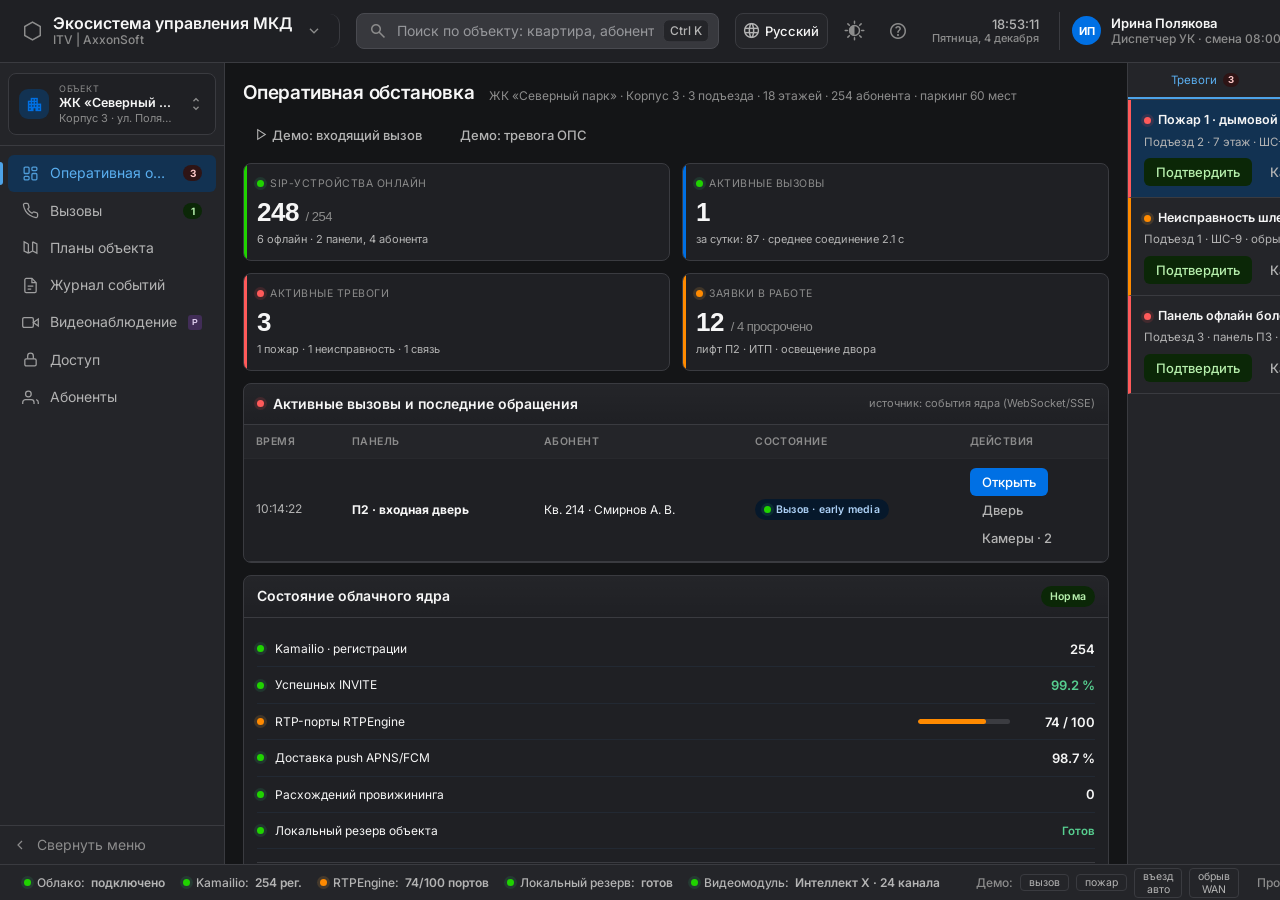
<file: prototypes/operator/index.html>
<!DOCTYPE html>
<html lang="ru" data-theme="dark">
<head>
<meta charset="utf-8">
<meta name="viewport" content="width=device-width, initial-scale=1">
<title>Экосистема управления МКД — АРМ оператора | ITV | AxxonSoft</title>
<link rel="stylesheet" href="https://fonts.googleapis.com/css2?family=Inter:opsz@14..32&display=swap">
<link rel="stylesheet" href="https://fonts.googleapis.com/css2?family=Material+Symbols+Outlined:opsz,wght,FILL,GRAD@20..48,100..700,0..1,-50..200">
<style>
/* ============================================================
   Экосистема управления МКД — прототип АРМ оператора/диспетчера
   ITV | AxxonSoft
   Стилистика — как в Axxon Incident Manager: Inter, светлая/тёмная темы,
   солнышко, сплиттеры, меню справки.
   ============================================================ */

:root,
[data-theme="light"]{
  --font:"Inter",-apple-system,BlinkMacSystemFont,sans-serif;
  --mono:"Inter",-apple-system,BlinkMacSystemFont,sans-serif;
  --bg:#f1f5f9;
  --panel:#ffffff;
  --panel-2:#f8fafc;
  --tree-bg:#fafbfc;
  --stroke:#e2e8f0;
  --stroke-2:#cbd5e1;
  --text:#1e293b;
  --muted:#64748b;
  --faint:#94a3b8;
  --accent:#1976d2;
  --accent-hover:#1565c0;
  --accent-dim:#e3f2fd;
  --accent-ring:rgba(25,118,210,.1);
  --on-accent:#ffffff;
  --ok:#16a34a;
  --warn:#d97706;
  --crit:#dc2626;
  --info:#1976d2;
  --hover:#f1f5f9;
  --danger-bg:#fee2e2;
  --danger-border:#fecaca;
  --danger-text:#dc2626;
  --ok-bg:#dcfce7;
  --ok-border:#bbf7d0;
  --ok-text:#15803d;
  --duty-bg:#e3f2fd;
  --duty-border:#90caf9;
  --duty-text:#1565c0;
  --break-bg:#fff7ed;
  --break-border:#fed7aa;
  --break-text:#c2410c;
  --overlay:rgba(15,23,42,.35);
  --scroll:#e2e8f0;
  --scroll-hover:#cbd5e1;
  --input-bg:#ffffff;
  --input-text:#0f172a;
  --map-bg:#eef2f7;
  --map-floor:#ffffff;
  --map-room:#e2e8f0;
  --map-room-2:#f1f5f9;
  --map-label:#64748b;
  --video-bg:#0f172a;
  --cam-scan:rgba(0,0,0,.18);
  --hud:#e2e8f0;
  --tag-bg:#0f172a;
  --tag-border:#475569;
  --radius:12px;
  --radius-sm:10px;
  color-scheme:light;

  /* Совместимость со стилями экранов прототипа */
  --bg-2:var(--panel-2);
  --panel-3:var(--hover);
  --line:var(--stroke);
  --line-2:var(--stroke-2);
  --txt:var(--text);
  --txt-2:var(--muted);
  --txt-3:var(--faint);
  --brand:var(--accent);
  --primary:var(--accent);
  --alarm:var(--crit);
  --fire:#dc2626;
  --ext:#d97706;
  --shadow:0 16px 40px var(--overlay);
}

[data-theme="dark"]{
  --bg:#0f172a;
  --panel:#1e293b;
  --panel-2:#162032;
  --tree-bg:#162032;
  --stroke:#334155;
  --stroke-2:#475569;
  --text:#f1f5f9;
  --muted:#94a3b8;
  --faint:#64748b;
  --accent:#42a5f5;
  --accent-hover:#64b5f6;
  --accent-dim:rgba(25,118,210,.28);
  --accent-ring:rgba(66,165,245,.16);
  --on-accent:#0f172a;
  --ok:#4ade80;
  --warn:#fbbf24;
  --crit:#f87171;
  --info:#42a5f5;
  --hover:#334155;
  --danger-bg:rgba(220,38,38,.18);
  --danger-border:rgba(248,113,113,.4);
  --danger-text:#fca5a5;
  --ok-bg:rgba(22,163,74,.18);
  --ok-border:rgba(74,222,128,.35);
  --ok-text:#86efac;
  --duty-bg:rgba(25,118,210,.22);
  --duty-border:rgba(66,165,245,.45);
  --duty-text:#90caf9;
  --break-bg:rgba(194,65,12,.2);
  --break-border:rgba(251,146,60,.4);
  --break-text:#fdba74;
  --overlay:rgba(2,6,23,.62);
  --scroll:#334155;
  --scroll-hover:#64748b;
  --input-bg:#0b1220;
  --input-text:#f8fafc;
  --video-bg:#020617;
  --cam-scan:rgba(0,0,0,.22);
  --hud:#e2e8f0;
  --tag-bg:#020617;
  --tag-border:#475569;
  --map-bg:#0b1220;
  --map-floor:#131c2e;
  --map-room:#1e293b;
  --map-room-2:#2b384e;
  --map-label:#94a3b8;
  --fire:#f87171;
  --ext:#fbbf24;
  color-scheme:dark;
}

*{box-sizing:border-box;margin:0;padding:0}
html,body{height:100%}
@supports (height:100dvh){html,body{height:100dvh}}
body{
  font-family:var(--font);
  font-size:14px;
  line-height:1.45;
  background:var(--bg);
  color:var(--text);
  overflow:hidden;
  -webkit-font-smoothing:antialiased;
}
button,input,select,textarea{font-family:inherit;font-size:inherit}
button{cursor:pointer;color:inherit;background:none;border:none}
.material-symbols-outlined{
  font-variation-settings:'FILL' 0,'wght' 400,'GRAD' 0,'opsz' 20;
  font-size:20px;line-height:1;user-select:none;
}
:focus-visible{outline:2px solid var(--accent);outline-offset:2px}
::-webkit-scrollbar{width:9px;height:9px}
::-webkit-scrollbar-track{background:transparent}
::-webkit-scrollbar-thumb{background:var(--scroll);border-radius:6px}
::-webkit-scrollbar-thumb:hover{background:var(--scroll-hover)}
[hidden]{display:none!important}

/* ---------- Каркас ---------- */
.app{display:grid;grid-template-rows:auto minmax(0,1fr) auto;height:100%;background:var(--panel)}
.app.concierge{grid-template-rows:auto minmax(0,1fr)}
.app.on-break{grid-template-rows:auto auto minmax(0,1fr) auto}
.app.concierge.on-break{grid-template-rows:auto auto minmax(0,1fr)}
.mid{
  display:grid;min-height:0;background:var(--stroke);
  --w-rail:var(--w-rail-user,224px);
  --w-side:var(--w-side-user,340px);
  grid-template-columns:minmax(0,var(--w-rail)) 1px minmax(280px,1fr) 1px minmax(0,var(--w-side));
}
.mid.rail-collapsed{--w-rail:56px}
.mid.side-hidden{--w-side:0px}
.mid.side-hidden #splitSide,
.mid.side-hidden #side{display:none}
.app.concierge .dispatcher-only,
.app.concierge #toggleRail,
.app.concierge #toggleSideBtn,
.app.concierge #mBurger,
.app.concierge #mid,
.app.concierge .m-nav,
.app.concierge .statusbar{display:none}

/* ---------- Верхняя панель ---------- */
.topbar{
  display:flex;align-items:center;gap:16px;padding:12px 24px;flex-wrap:wrap;
  background:var(--panel);border-bottom:1px solid var(--stroke);
}
.brand{display:flex;align-items:center;gap:12px;min-width:220px;padding-right:16px;border-right:1px solid var(--stroke)}
.brand-mark{
  width:18px;height:18px;flex:0 0 18px;background:var(--accent);border-radius:2px;
  clip-path:polygon(50% 0,100% 38%,82% 100%,18% 100%,0 38%);
}
.brand .names{display:flex;flex-direction:column;line-height:1.2}
.brand .app-name{font-weight:600;font-size:16px;color:var(--text);white-space:nowrap}
.brand .vendor{font-size:12px;font-weight:500;color:var(--faint)}

.topbar-cluster{display:flex;align-items:center;gap:8px;flex:1;min-width:0}
.obj-picker{
  display:flex;align-items:center;gap:8px;background:var(--input-bg);
  border:2px solid var(--stroke-2);border-radius:var(--radius);padding:6px 12px;cursor:pointer;
  transition:border-color .2s,box-shadow .2s;
}
.obj-picker:hover{border-color:var(--accent)}
.obj-picker .lbl{font-size:11px;font-weight:500;color:var(--faint);text-transform:uppercase;letter-spacing:.4px}
.obj-picker .val{font-weight:600;font-size:13px}

.search-wrapper{position:relative;flex:1;max-width:420px;min-width:0}
.search-wrapper > .material-symbols-outlined{
  position:absolute;left:12px;top:50%;transform:translateY(-50%);color:var(--faint);pointer-events:none;
}
.search-wrapper input,
.searchbox input{
  height:36px;padding:8px 12px;background:var(--input-bg);color:var(--input-text);
  border:2px solid var(--stroke-2);border-radius:var(--radius);outline:none;
  transition:border-color .2s,box-shadow .2s;
}
.search-wrapper input{width:100%;padding:8px 64px 8px 40px}
.searchbox input{flex:1;min-width:0;width:auto}
.search-wrapper input::placeholder,
.searchbox input::placeholder{color:var(--faint)}
.search-wrapper input:focus,
.searchbox input:focus{border-color:var(--accent);box-shadow:0 0 0 4px var(--accent-ring)}
.search-wrapper kbd{position:absolute;right:10px;top:50%;transform:translateY(-50%)}
.searchbox{display:flex;align-items:center;gap:8px;min-width:0}

.top-right{display:flex;align-items:center;gap:8px;margin-left:auto}

/* Переключатель языка: тот же вес, что у кнопки темы рядом */
.lang{
  display:inline-flex;align-items:center;gap:4px;height:36px;padding:0 8px 0 6px;
  border:1px solid var(--stroke-2);border-radius:8px;
  background:var(--panel-2);color:var(--muted);cursor:pointer;
}
.lang:hover{border-color:var(--accent);color:var(--text)}
.lang .material-symbols-outlined{font-size:19px}
.lang select{
  border:0;padding:0;height:auto;min-width:0;background:transparent;color:var(--text);
  font-size:13px;font-weight:500;cursor:pointer;
}
.lang select:focus{outline:none}
.lang:focus-within{border-color:var(--accent);box-shadow:0 0 0 3px var(--accent-ring)}

.seg{display:flex;background:var(--panel-2);border-radius:var(--radius-sm);padding:2px}
.seg button{padding:5px 10px;border-radius:8px;font-size:13px;font-weight:500;color:var(--muted);white-space:nowrap;transition:.15s}
.seg button:hover:not(.on):not(.active){color:var(--text)}
.seg button.on,.seg button.active{background:var(--accent-dim);color:var(--accent)}
.seg button.on.ext{color:var(--ext)}

.clock{font-size:13px;font-weight:500;min-width:74px;text-align:right;color:var(--muted);line-height:1.2}
.clock small{display:block;font-size:11px;font-weight:500;color:var(--faint)}

.icon-btn{
  width:36px;height:36px;border-radius:8px;display:inline-flex;align-items:center;justify-content:center;
  color:var(--faint);position:relative;transition:.15s;
}
.icon-btn:hover:not(:disabled){background:var(--hover);color:var(--text)}
.icon-btn.on{background:var(--accent-dim);color:var(--accent)}
.icon-btn .dot{
  position:absolute;top:4px;right:4px;min-width:15px;height:15px;border-radius:8px;
  background:var(--crit);color:#fff;font:700 9px/15px var(--font);text-align:center;padding:0 3px;
}
.theme-btn:hover .theme-icon{color:var(--warn)}
.theme-icon{width:21px;height:21px;color:inherit;transition:transform .35s ease}
[data-theme="light"] .theme-icon{transform:rotate(180deg)}

.user-btn{
  display:flex;align-items:center;gap:10px;padding:4px 8px 4px 12px;margin-left:4px;
  border-left:1px solid var(--stroke);border-radius:0 var(--radius-sm) var(--radius-sm) 0;text-align:left;
}
.user-btn:hover{background:var(--hover)}
.avatar{width:29px;height:29px;border-radius:50%;background:var(--accent);color:var(--on-accent);display:grid;place-items:center;font-weight:700;font-size:11px}
.operator-meta{display:flex;flex-direction:column;line-height:1.2}
.operator-meta strong{font-size:13px;font-weight:600}
.operator-meta span{font-size:12px;font-weight:500;color:var(--faint)}
.duty{
  font-size:12px;font-weight:500;padding:4px 10px;border-radius:50px;
  background:var(--duty-bg);color:var(--duty-text);white-space:nowrap;
}
.duty.off{background:var(--break-bg);color:var(--break-text)}
.user-btn .chevron{font-size:18px;color:var(--faint)}

.menu{position:relative}
.menu-pop{
  position:absolute;right:0;top:calc(100% + 6px);min-width:260px;background:var(--panel);
  box-shadow:var(--shadow);border:1px solid var(--stroke);border-radius:14px;z-index:40;
  display:grid;padding:6px;
}
.menu-pop.wide{min-width:300px}
.menu-item{
  display:flex;align-items:center;gap:10px;padding:10px 14px;border-radius:var(--radius-sm);
  font-size:14px;font-weight:500;text-align:left;color:var(--text);
}
.menu-item:hover{background:var(--panel-2)}
.menu-item kbd{margin-left:auto}
.menu-sep{height:1px;margin:6px 8px;background:var(--stroke)}
.menu-label{padding:6px 14px;font-size:12px;font-weight:500;color:var(--faint)}
kbd{
  font-family:var(--font);font-size:12px;font-weight:500;border:1px solid var(--stroke-2);
  padding:2px 6px;border-radius:6px;background:var(--panel-2);color:var(--muted);
}

/* ---------- Меню «О системе» (замечания 1 и 5) ---------- */
.brand{border-radius:10px;text-align:left;transition:background .15s}
.brand:hover{background:var(--hover)}
.brand .chevron{font-size:18px;color:var(--faint)}
.menu-pop.left{right:auto;left:0}
.about-pop{min-width:344px;max-width:392px}
.about-head{display:flex;align-items:center;gap:11px;padding:10px 14px 12px}
.about-head .brand-mark{width:22px;height:22px;flex:0 0 22px}
.about-head b{display:block;font-size:14px;font-weight:600}
.about-head span{display:block;font-size:11.5px;color:var(--faint);margin-top:2px}
.about-cfg{padding:0 14px 10px}
.about-cfg .seg{width:100%}
.about-cfg .seg button{flex:1;text-align:center}
.about-cfg p{margin-top:8px;font-size:11.5px;line-height:1.5;color:var(--muted)}
.about-foot{padding:6px 14px 8px;font-size:11px;line-height:1.55;color:var(--faint)}
.menu-item.two{align-items:flex-start}
.menu-item .tx{display:block;min-width:0}
.menu-item .tx b{display:block;font-size:13.5px;font-weight:600}
.menu-item .tx small{display:block;font-size:11.5px;font-weight:500;line-height:1.4;color:var(--faint);margin-top:1px}

/* ---------- Подсказка поиска (замечание 4) ---------- */
.search-pop{
  position:absolute;left:0;right:0;top:calc(100% + 6px);z-index:40;padding:6px;
  background:var(--panel);border:1px solid var(--stroke);border-radius:14px;
  box-shadow:var(--shadow);max-height:min(62vh,440px);overflow-y:auto;
}
.sp-label{padding:8px 12px 5px;font-size:11px;font-weight:600;letter-spacing:.5px;text-transform:uppercase;color:var(--faint)}
.sp-item{display:flex;align-items:center;gap:10px;width:100%;padding:8px 12px;border-radius:10px;text-align:left;color:var(--text)}
.sp-item:hover{background:var(--panel-2)}
.sp-item > .material-symbols-outlined{font-size:19px;flex:0 0 19px;color:var(--faint)}
.sp-item .bd{flex:1;min-width:0}
.sp-item .bd b{display:block;font-size:13px;font-weight:600}
.sp-item .bd span{display:block;font-size:11.5px;color:var(--muted)}
.sp-item .go{font-size:11px;color:var(--faint);white-space:nowrap}
.sp-note{padding:9px 12px 11px;font-size:11.5px;line-height:1.5;color:var(--faint)}

/* ---------- Часы как кнопка формата (замечание 9) ---------- */
.clock{display:block;padding:4px 8px;border-radius:10px;transition:background .15s}
.clock:hover{background:var(--hover);color:var(--text)}

/* ---------- Управление правой панелью у самой панели (замечания 2, 6, 14) ---------- */
.side-tabs .side-collapse{flex:0 0 34px;width:34px;padding:0;color:var(--faint);border-bottom:2px solid transparent}
.side-tabs .side-collapse:hover{color:var(--text)}
/* На десктопе мобильная кнопка «закрыть» ничего не делает — прячем её здесь,
   в узком макете её возвращает медиазапрос 860px */
.side-tabs .m-close{display:none}
.side-handle{
  display:none;position:fixed;right:0;top:50%;transform:translateY(-50%);z-index:35;
  flex-direction:column;align-items:center;gap:8px;padding:13px 7px;color:var(--muted);
  background:var(--panel);border:1px solid var(--stroke);border-right:0;
  border-radius:12px 0 0 12px;box-shadow:var(--shadow);
}
.side-handle:hover{color:var(--text);border-color:var(--accent)}
.side-handle .material-symbols-outlined{font-size:19px}
.side-handle .n{
  font:700 10px/1 var(--font);padding:3px 5px;border-radius:8px;
  background:var(--danger-bg);color:var(--danger-text);
}
.side-handle .n:empty,.side-handle .n.zero{display:none}
.side-handle .tx{writing-mode:vertical-rl;font-size:11px;font-weight:600;letter-spacing:.3px}
.mid.side-hidden .side-handle{display:flex}

/* ---------- Возврат из контекстного экрана ---------- */
.back-link{
  order:-1;flex-basis:100%;width:max-content;display:inline-flex;align-items:center;gap:5px;
  padding:3px 8px 3px 5px;margin-bottom:-2px;border-radius:8px;
  font-size:12px;font-weight:600;color:var(--muted);
}
.back-link:hover{background:var(--hover);color:var(--text)}
.back-link .material-symbols-outlined{font-size:16px}

/* ---------- Вкладки внутри раздела ---------- */
.sub-pane{display:none}
.sub-pane.on{display:block}

@media (max-width:860px){
  .side-handle{display:none!important}
}

.break-banner{
  display:none;background:var(--break-bg);color:var(--break-text);
  padding:8px 24px;font-size:13px;font-weight:500;border-bottom:1px solid var(--break-border);
}
.app.on-break .break-banner{display:block}

/* Сплиттеры — как в Incident Manager: тонкая граница, захват шире */
.splitter{position:relative;background:var(--stroke);touch-action:none}
.splitter.col{cursor:col-resize}
.splitter::before,.splitter::after{content:"";position:absolute}
.splitter.col::before{inset:0 -3px}
.splitter::after{background:var(--accent);opacity:0;transition:opacity .15s ease}
.splitter.col::after{inset:0 -1px}
.splitter:hover::after,.splitter.dragging::after{opacity:1}
.splitter:focus-visible{outline:2px solid var(--accent)}
body[data-resize]{user-select:none}
body[data-resize="col"] *{cursor:col-resize!important}

/* ---------- Левое меню ---------- */
.rail{background:var(--tree-bg);border-right:0;display:flex;flex-direction:column;overflow:hidden;min-width:0}
.rail-scroll{overflow-y:auto;flex:1;padding:8px 0}
.rail .group-title{
  font-size:9.5px;text-transform:uppercase;letter-spacing:.7px;color:var(--txt-3);
  padding:12px 16px 5px;white-space:nowrap;
}
.nav-item{
  display:flex;align-items:center;gap:11px;padding:8px 14px;margin:1px 8px;border-radius:var(--radius-sm);
  color:var(--txt-2);cursor:pointer;white-space:nowrap;transition:.13s;position:relative;
}
.nav-item:hover{background:var(--panel);color:var(--txt)}
.nav-item.on{background:var(--panel-2);color:#fff}
.nav-item.on::before{content:"";position:absolute;left:-8px;top:7px;bottom:7px;width:3px;border-radius:0 3px 3px 0;background:var(--brand)}
.nav-item svg{flex:0 0 17px;opacity:.85}
.nav-item .cap{flex:1;overflow:hidden;text-overflow:ellipsis}
.nav-item .cnt{
  font:700 10px/1 var(--mono);background:var(--panel-3);color:var(--txt-2);
  border-radius:9px;padding:3px 6px;min-width:19px;text-align:center;
}
.nav-item .cnt.alarm{background:rgba(229,72,77,.18);color:#ff8b8e}
.nav-item .cnt.live{background:rgba(46,168,101,.16);color:#5fd694}
.tag-ext{
  font:700 8.5px/1 "Segoe UI",sans-serif;color:var(--ext);border:1px solid rgba(201,138,43,.45);
  border-radius:3px;padding:2px 3px;letter-spacing:.3px;
}
.rail-collapsed .cap,.rail-collapsed .cnt,.rail-collapsed .group-title,.rail-collapsed .tag-ext,.rail-collapsed .rail-foot-txt{display:none}
.rail-collapsed .nav-item{justify-content:center;padding:9px 0}
.rail-foot{border-top:1px solid var(--line);padding:9px 12px;display:flex;align-items:center;gap:9px;color:var(--txt-3);cursor:pointer}
.rail-foot:hover{color:var(--txt)}

/* ---------- Основная область ---------- */
.main{overflow-y:auto;background:var(--bg);min-width:0;min-height:0}
.view{display:none;padding:16px 18px 26px}
.view.on{display:block}
.view-head{display:flex;align-items:flex-end;gap:14px;margin-bottom:14px;flex-wrap:wrap}
.view-head h1{margin:0;font-size:19px;font-weight:600;letter-spacing:-.2px}
.view-head .sub{color:var(--txt-3);font-size:12px;padding-bottom:2px}
.view-head .spacer{flex:1}

.card{background:var(--panel);border:1px solid var(--stroke);border-radius:var(--radius);overflow:hidden;position:relative}
.card-h{
  display:flex;align-items:center;gap:9px;padding:10px 13px;border-bottom:1px solid var(--line);
  background:linear-gradient(180deg,rgba(255,255,255,.022),transparent);
}
.card-h h3{margin:0;font-size:12.5px;font-weight:600;letter-spacing:.1px}
.card-h .spacer{flex:1}
.card-h .hint{font-size:11px;color:var(--txt-3)}
.card-b{padding:13px}
.card-b.flush{padding:0}

.grid{display:grid;gap:12px}
.g-4{grid-template-columns:repeat(4,1fr)}
.g-3{grid-template-columns:repeat(3,1fr)}
.g-2{grid-template-columns:repeat(2,1fr)}
.g-2-1{grid-template-columns:2fr 1fr}
.g-1-2{grid-template-columns:1fr 2fr}
@media(max-width:1500px){.g-4{grid-template-columns:repeat(2,1fr)}}

/* KPI */
.kpi{background:var(--panel);border:1px solid var(--stroke);border-radius:var(--radius);padding:12px 13px;position:relative;overflow:hidden}
.kpi::after{content:"";position:absolute;left:0;top:0;bottom:0;width:3px;background:var(--line-2)}
.kpi.ok::after{background:var(--ok)}
.kpi.warn::after{background:var(--warn)}
.kpi.alarm::after{background:var(--alarm)}
.kpi.info::after{background:var(--primary)}
.kpi .t{font-size:10.5px;text-transform:uppercase;letter-spacing:.5px;color:var(--txt-3);display:flex;align-items:center;gap:6px}
.kpi .v{font:600 26px/1.15 "Segoe UI",sans-serif;margin-top:7px;letter-spacing:-.5px}
.kpi .v small{font-size:13px;color:var(--txt-3);font-weight:400}
.kpi .d{font-size:11px;color:var(--txt-2);margin-top:4px;display:flex;align-items:center;gap:5px}

/* Статус-точки */
.sd{width:7px;height:7px;border-radius:50%;display:inline-block;flex:0 0 7px}
.sd.ok{background:var(--ok);box-shadow:0 0 0 3px rgba(46,168,101,.16)}
.sd.warn{background:var(--warn);box-shadow:0 0 0 3px rgba(232,163,61,.16)}
.sd.alarm{background:var(--alarm);box-shadow:0 0 0 3px rgba(229,72,77,.16);animation:pulse 1.5s infinite}
.sd.off{background:#4a5768}
@keyframes pulse{0%,100%{opacity:1}50%{opacity:.35}}

/* Кнопки */
.btn{
  display:inline-flex;align-items:center;justify-content:center;gap:4px;
  padding:6px 12px;border-radius:var(--radius-sm);border:none;
  background:transparent;color:var(--muted);font-size:13px;font-weight:500;transition:all .2s ease;white-space:nowrap;
}
.btn:hover{background:var(--hover);color:var(--text)}
.btn.sm{padding:6px 12px;font-size:13px}
.btn.primary{background:var(--accent);color:var(--on-accent);font-weight:500}
.btn.primary:hover{background:var(--accent-hover);color:var(--on-accent)}
.btn.danger{background:var(--danger-bg);color:var(--danger-text)}
.btn.danger:hover{background:var(--danger-border)}
.btn.ok{background:var(--ok-bg);color:var(--ok-text)}
.btn.ok:hover{background:var(--ok-border)}
.btn.ghost{background:transparent}
.btn.outline{border:2px solid var(--stroke-2);background:transparent;color:var(--text)}
.btn[disabled]{opacity:.4;cursor:not-allowed}

/* Чипы / бейджи */
.chip{
  display:inline-flex;align-items:center;gap:5px;padding:2px 8px;border-radius:11px;
  font-size:10.5px;font-weight:600;letter-spacing:.2px;border:1px solid transparent;
}
.chip.ok{background:rgba(46,168,101,.14);color:#57cf90;border-color:rgba(46,168,101,.28)}
.chip.warn{background:rgba(232,163,61,.14);color:#efbb72;border-color:rgba(232,163,61,.28)}
.chip.alarm{background:rgba(229,72,77,.15);color:#ff8b8e;border-color:rgba(229,72,77,.3)}
.chip.fire{background:rgba(255,86,48,.17);color:#ff9273;border-color:rgba(255,86,48,.35)}
.chip.info{background:rgba(61,139,253,.14);color:#7fb2ff;border-color:rgba(61,139,253,.28)}
.chip.mut{background:var(--panel-3);color:var(--txt-2);border-color:var(--line-2)}
.chip.ext{background:rgba(201,138,43,.13);color:#e0ab5e;border-color:rgba(201,138,43,.3)}
.chip.violet{background:rgba(125,91,214,.15);color:#a98bec;border-color:rgba(125,91,214,.3)}

/* Таблицы */
table.tbl{width:100%;border-collapse:collapse;font-size:12px}
table.tbl th{
  text-align:left;font-weight:600;font-size:10.5px;text-transform:uppercase;letter-spacing:.45px;
  color:var(--txt-3);padding:9px 12px;border-bottom:1px solid var(--line);background:var(--bg-2);
  position:sticky;top:0;z-index:2;
}
table.tbl td{padding:9px 12px;border-bottom:1px solid rgba(38,48,63,.6);vertical-align:middle}
table.tbl tbody tr{transition:background .12s}
table.tbl tbody tr:hover{background:rgba(61,139,253,.05)}

/* Сортировка двойным щелчком по заголовку */
table.tbl th.sortable{cursor:pointer;user-select:none;-webkit-user-select:none}
table.tbl th.sortable::after{content:"\2195";margin-left:5px;font-size:10px;opacity:.25}
table.tbl th.sortable:hover{color:var(--txt-2)}
table.tbl th.sortable:hover::after{opacity:.6}
table.tbl th.sortable[data-dir]{color:var(--txt-2)}
table.tbl th.sortable[data-dir="asc"]::after{content:"\2191";opacity:1;color:var(--accent)}
table.tbl th.sortable[data-dir="desc"]::after{content:"\2193";opacity:1;color:var(--accent)}
table.tbl tbody tr.sel{background:rgba(61,139,253,.1)}
.t-mono{font:12px/1.4 var(--mono);color:var(--txt-2)}
.t-mut{color:var(--txt-3)}

/* ---------- Правая колонка: тревоги + лента ---------- */
.side{
  background:var(--tree-bg);border-left:0;
  display:flex;flex-direction:column;overflow:hidden;min-width:0;
}
.side-tabs{display:flex;border-bottom:1px solid var(--line);flex:0 0 auto}
.side-tabs button{
  flex:1;padding:10px 6px;font-size:11.5px;color:var(--txt-3);
  border-bottom:2px solid transparent;transition:.14s;display:flex;align-items:center;justify-content:center;gap:6px;
}
.side-tabs button:hover{color:var(--txt)}
.side-tabs button.on{color:var(--txt);border-bottom-color:var(--brand);background:rgba(232,72,42,.05)}
.side-tabs .n{font:700 9.5px/1 var(--mono);background:var(--panel-3);border-radius:8px;padding:2.5px 5px}
.side-tabs .n.alarm{background:rgba(229,72,77,.2);color:#ff8b8e}
.side-pane{display:none;flex:1;overflow-y:auto;min-height:0}
.side-pane.on{display:block}

.alarm-item{padding:11px 13px;border-bottom:1px solid var(--line);border-left:3px solid transparent;cursor:pointer;transition:.13s}
.alarm-item:hover{background:var(--panel)}
.alarm-item.fire{border-left-color:var(--fire);background:rgba(255,86,48,.06)}
.alarm-item.alarm{border-left-color:var(--alarm)}
.alarm-item.warn{border-left-color:var(--warn)}
.alarm-item .r1{display:flex;align-items:center;gap:7px;margin-bottom:4px}
.alarm-item .ttl{font-weight:600;font-size:12.5px;flex:1}
.alarm-item .tm{font:10.5px var(--mono);color:var(--txt-3)}
.alarm-item .src{font-size:11.5px;color:var(--txt-2);margin-bottom:8px}
.alarm-item .acts{display:flex;gap:6px;flex-wrap:wrap}

.ev{display:flex;gap:9px;padding:8px 13px;border-bottom:1px solid rgba(38,48,63,.5);font-size:12px;animation:slideIn .3s ease}
.ev:hover{background:var(--panel)}
@keyframes slideIn{from{opacity:0;transform:translateY(-6px)}to{opacity:1;transform:none}}
.ev .ic{width:22px;height:22px;border-radius:5px;display:grid;place-items:center;flex:0 0 22px;margin-top:1px}
.ev .bd{flex:1;min-width:0}
.ev .bd .l1{display:flex;gap:7px;align-items:baseline}
.ev .bd .l1 b{font-weight:600;font-size:12px}
.ev .bd .l1 .tm{font:10.5px var(--mono);color:var(--txt-3);margin-left:auto;flex:0 0 auto}
.ev .bd .l2{color:var(--txt-2);font-size:11.5px;overflow:hidden;text-overflow:ellipsis;white-space:nowrap}
.ic.sip{background:rgba(61,139,253,.16);color:#7fb2ff}
.ic.acc{background:rgba(46,168,101,.16);color:#5fd694}
.ic.fire{background:rgba(255,86,48,.18);color:#ff9273}
.ic.scada{background:rgba(125,91,214,.16);color:#a98bec}
.ic.video{background:rgba(201,138,43,.16);color:#e0ab5e}
.ic.park{background:rgba(90,169,199,.16);color:#7cc4dd}

.side-filter{display:flex;gap:5px;padding:9px 11px;border-bottom:1px solid var(--line);flex-wrap:wrap;background:var(--bg-2)}
.fchip{padding:3px 8px;border-radius:11px;font-size:10.5px;border:1px solid var(--line-2);color:var(--txt-3);transition:.13s}
.fchip:hover{border-color:#485668;color:var(--txt-2)}
.fchip.on{background:var(--panel-3);color:var(--txt);border-color:#4a5768}

/* ---------- Нижняя строка состояния ---------- */
.statusbar{
  display:flex;align-items:center;gap:18px;padding:0 24px;height:36px;font-size:12px;font-weight:500;color:var(--muted);
  background:var(--panel-2);border-top:1px solid var(--stroke);
}
.statusbar .s{display:flex;align-items:center;gap:6px;white-space:nowrap}
.statusbar .spacer{flex:1}
.statusbar b{color:var(--txt-2);font-weight:600}
.statusbar .demo{display:flex;align-items:center;gap:7px;color:var(--txt-3)}
.statusbar .demo button{
  border:1px solid var(--line-2);border-radius:4px;padding:1px 8px;font-size:10.5px;color:var(--txt-2);
}
.statusbar .demo button:hover{background:var(--panel-2);color:var(--txt)}

/* ---------- Видеотайлы (векторные сцены, как в Incident Manager) ---------- */
.vtile,.cam{
  position:relative;overflow:hidden;border-radius:var(--radius-sm);
  background:var(--video-bg);border:1px solid var(--stroke);cursor:pointer;
}
.vtile{aspect-ratio:16/9}
.cam{width:100%;height:100%;min-height:0}
.cam-scene{position:absolute;inset:0;width:100%;height:100%;display:block}
.cam::after,.vtile::after{
  content:"";position:absolute;inset:0;z-index:1;pointer-events:none;
  background:
    repeating-linear-gradient(0deg,transparent,transparent 2px,var(--cam-scan) 2px,var(--cam-scan) 4px),
    radial-gradient(ellipse at 50% 45%,transparent 42%,rgba(2,6,23,.5) 100%);
}
.cam-hud,.vtile .ov{
  position:absolute;inset:0;z-index:2;padding:10px 12px;
  display:flex;flex-direction:column;justify-content:space-between;pointer-events:none;
}
.cam-hud b,.vtile .name{
  font-size:12px;font-weight:600;color:var(--hud);padding:2px 6px;border-radius:6px;background:rgba(2,6,23,.55);
}
.cam-hud span,.vtile .ov .bot span{
  font-size:11px;font-weight:500;color:var(--hud);padding:2px 6px;border-radius:6px;background:rgba(2,6,23,.55);
}
.cam-hud > div,.vtile .ov .top{display:flex;flex-direction:column;align-items:flex-start;gap:4px}
.mode-tag{
  display:inline-flex;font-size:10px;font-weight:500;letter-spacing:.5px;text-transform:uppercase;
  padding:2px 6px;border-radius:6px;background:var(--tag-bg);border:1px solid var(--tag-border);color:var(--hud);
}
.mode-tag.live{color:var(--crit);border-color:var(--crit)}
.vtile .rec,.cam .rec{display:flex;align-items:center;gap:4px;color:#ff7d7d;font-size:10px;font-weight:600}
.vtile .rec i,.cam .rec i{width:6px;height:6px;border-radius:50%;background:var(--alarm);animation:pulse 1.6s infinite}
.vtile:hover,.cam:hover{border-color:var(--accent)}
.vtile .bbox{position:absolute;z-index:2;border:1.5px solid #4ade80;border-radius:2px}
.vtile .bbox span{position:absolute;top:-16px;left:-1px;background:#16a34a;color:#04150c;font:700 9px/1 var(--font);padding:3px 4px;border-radius:2px;white-space:nowrap}

.cam-stage{position:relative;display:grid;place-items:stretch;min-height:160px;height:100%}
.video-wall .cam-stage{min-height:360px}
.call-video .cam-stage{min-height:0;height:100%}
.cam-nav{
  position:absolute;top:50%;transform:translateY(-50%);width:36px;height:36px;border-radius:50%;
  display:inline-flex;align-items:center;justify-content:center;background:rgba(2,6,23,.55);color:#f8fafc;z-index:3;
}
.cam-nav:hover{background:rgba(2,6,23,.8)}
.cam-nav.prev{left:10px}
.cam-nav.next{right:10px}
.cam-strip{display:flex;align-items:center;justify-content:space-between;gap:12px;padding:8px 4px 0}
.call-video .cam-strip{position:absolute;left:10px;right:10px;bottom:8px;z-index:4;padding:0}
.cam-ticks{display:flex;align-items:center;gap:6px;flex-wrap:wrap}
.cam-tick{width:28px;height:4px;padding:0;border:0;border-radius:50px;background:var(--stroke-2)}
.cam-tick:hover{background:var(--faint)}
.cam-tick.active{background:var(--accent)}
.cam-counter{font-size:12px;font-weight:500;color:var(--faint)}
#dashCams .cam,#alarmCam .cam,#parkCam .cam,#cCam .cam{aspect-ratio:16/9;height:auto;min-height:140px}

.layout-bar{display:flex;align-items:center;gap:4px;background:var(--panel-2);border-radius:var(--radius-sm);padding:3px}
.layout-btn{
  width:36px;height:32px;border-radius:8px;display:inline-flex;align-items:center;justify-content:center;
  color:var(--muted);padding:0 8px;font-size:12px;font-weight:600;
}
.layout-btn:hover{color:var(--text);background:var(--hover)}
.layout-btn.on{background:var(--accent-dim);color:var(--accent)}
.layout-btn svg{width:20px;height:16px;display:block}
.layout-btn[data-lay="all"]{width:auto;min-width:36px;padding:0 10px}
.video-wall{display:grid;gap:8px;min-height:380px}
.video-wall.lay-1x1{grid-template-columns:1fr;min-height:460px}
.video-wall.lay-2x2{grid-template-columns:1fr 1fr;grid-template-rows:1fr 1fr}
.video-wall.lay-3x3{grid-template-columns:1fr 1fr 1fr;grid-template-rows:1fr 1fr 1fr}
.video-wall.lay-15{
  grid-template-columns:1fr 1fr 1fr;grid-template-rows:1fr 1fr 1fr;min-height:480px;
}
.video-wall.lay-15 .cam-cell:first-child{grid-column:1 / span 2;grid-row:1 / span 2}
.video-wall.lay-all{grid-template-columns:repeat(auto-fill,minmax(220px,1fr))}
.cam-cell{min-height:0;position:relative}
.video-wall.lay-1x1 .cam-cell,.video-wall.lay-2x2 .cam-cell,.video-wall.lay-3x3 .cam-cell,.video-wall.lay-15 .cam-cell{height:100%}
.video-wall.lay-all .cam-cell{aspect-ratio:16/9}
.alarm-item.on{box-shadow:inset 0 0 0 1px var(--accent)}
.map-svg{display:block;width:100%;height:auto}

.vtile .scene{display:none}

/* ---------- Блокировка [Р] ---------- */
.ext-lock{position:absolute;inset:0;background:rgba(10,14,20,.86);backdrop-filter:blur(2.5px);display:none;place-items:center;z-index:5;padding:16px;text-align:center}
body.basic .ext-lock{display:grid}
.ext-lock .in{max-width:290px}
.ext-lock .in .ic{width:38px;height:38px;border-radius:9px;background:rgba(201,138,43,.15);border:1px solid rgba(201,138,43,.32);display:grid;place-items:center;margin:0 auto 9px;color:var(--ext)}
.ext-lock .in b{display:block;font-size:12.5px;margin-bottom:4px}
.ext-lock .in p{margin:0 0 10px;font-size:11.5px;color:var(--txt-2);line-height:1.5}
body.basic .ext-hide{display:none !important}
body.ext .basic-only{display:none !important}

/* ---------- Модальное окно вызова ---------- */
.overlay{position:fixed;inset:0;background:var(--overlay);backdrop-filter:blur(3px);display:none;place-items:center;z-index:200;padding:24px}
.overlay.on{display:grid;animation:fade .18s ease}
@keyframes fade{from{opacity:0}to{opacity:1}}
.modal{width:min(940px,96vw);max-height:92vh;overflow:auto;background:var(--panel);border:1px solid var(--stroke);border-radius:20px;box-shadow:var(--shadow)}
.modal-h{display:flex;align-items:center;gap:11px;padding:13px 16px;border-bottom:1px solid var(--line)}
.modal-h h2{margin:0;font-size:15px;font-weight:600}
.modal-h .spacer{flex:1}
.modal-b{padding:16px}

.call-grid{display:grid;grid-template-columns:1.55fr 1fr;gap:16px}
@media(max-width:820px){.call-grid{grid-template-columns:1fr}}
.call-video{position:relative;aspect-ratio:4/3;border-radius:var(--radius);overflow:hidden;background:var(--video-bg);border:1px solid var(--stroke)}
.call-video .cam{border:0;border-radius:0}
.call-meta .row{display:flex;justify-content:space-between;padding:7px 0;border-bottom:1px solid rgba(38,48,63,.7);font-size:12.5px}
.call-meta .row span{color:var(--txt-3)}
.call-meta .row b{font-weight:600}
.call-actions{display:grid;grid-template-columns:1fr 1fr;gap:9px;margin-top:14px}
.call-actions .btn{padding:11px 10px;font-size:12.5px;font-weight:600}
.call-actions .wide{grid-column:1/-1}
.ring{display:flex;align-items:center;gap:9px;padding:9px 12px;border-radius:var(--radius-sm);background:rgba(61,139,253,.1);border:1px solid rgba(61,139,253,.28);margin-bottom:13px}
.ring .w{width:9px;height:9px;border-radius:50%;background:var(--primary);animation:pulse 1s infinite}
.ring .t{font-weight:600;font-size:12.5px}
.ring .timer{margin-left:auto;font:600 14px var(--mono);color:#9dc2ff}

/* ---------- План этажа ---------- */
.plan-wrap{position:relative;background:var(--map-bg);border-radius:var(--radius);overflow:hidden;border:1px solid var(--stroke)}
.plan-wrap svg{display:block;width:100%;height:auto}
.mk{cursor:pointer;transition:.15s}
.mk:hover{filter:brightness(1.35)}
.legend{display:flex;flex-wrap:wrap;gap:14px;padding:10px 13px;border-top:1px solid var(--line);font-size:11.5px;color:var(--txt-2);background:var(--bg-2)}
.legend .i{display:flex;align-items:center;gap:6px}
.legend .sw{width:11px;height:11px;border-radius:3px}

/* ---------- Прочее ---------- */
.spark{display:block;width:100%;height:38px}
.gauge-row{display:flex;align-items:center;gap:11px;padding:9px 0;border-bottom:1px solid rgba(38,48,63,.6)}
.gauge-row:last-child{border-bottom:none}
.gauge-row .nm{flex:1;font-size:12px}
.gauge-row .vl{font:600 13px var(--mono);min-width:74px;text-align:right}
.bar{height:5px;border-radius:3px;background:var(--panel-3);overflow:hidden;flex:0 0 92px}
.bar i{display:block;height:100%;border-radius:3px;background:var(--ok)}
.bar i.warn{background:var(--warn)}
.bar i.alarm{background:var(--alarm)}

.rule{display:flex;align-items:stretch;gap:0;border:1px solid var(--line);border-radius:var(--radius);overflow:hidden;background:var(--panel);margin-bottom:10px}
.rule .part{padding:11px 13px;flex:1;min-width:0}
.rule .part.if{border-right:1px solid var(--line);background:rgba(61,139,253,.045)}
.rule .part .k{font-size:9.5px;text-transform:uppercase;letter-spacing:.7px;color:var(--txt-3);margin-bottom:5px}
.rule .part .v{font-size:12.5px}
.rule .part .v .sub{color:var(--txt-2);font-size:11.5px;margin-top:3px}
.rule .ctl{display:flex;align-items:center;gap:9px;padding:0 13px;border-left:1px solid var(--line);background:var(--bg-2)}
.sw-t{width:34px;height:19px;border-radius:11px;background:var(--panel-3);position:relative;transition:.18s;flex:0 0 34px;cursor:pointer}
.sw-t i{position:absolute;top:2px;left:2px;width:15px;height:15px;border-radius:50%;background:#7d8b9c;transition:.18s}
.sw-t.on{background:rgba(46,168,101,.35)}
.sw-t.on i{left:17px;background:var(--ok)}

.tree{font-size:12.5px}
.tree .nd{display:flex;align-items:center;gap:8px;padding:6px 10px;border-radius:var(--radius-sm);cursor:pointer}
.tree .nd:hover{background:var(--panel-2)}
.tree .nd.on{background:var(--panel-3)}
.tree .lvl1{padding-left:10px;font-weight:600}
.tree .lvl2{padding-left:26px}
.tree .lvl3{padding-left:42px;color:var(--txt-2)}

.toasts{position:fixed;right:16px;bottom:48px;display:grid;gap:8px;z-index:300;pointer-events:none}
.toast{
  background:var(--panel);border:1px solid var(--stroke);border-left:3px solid var(--ok);
  border-radius:14px;padding:12px 14px;box-shadow:var(--shadow);
  animation:toastIn .25s ease;min-width:260px;max-width:400px;font-size:13px;font-weight:500;
}
.toast.err{border-left-color:var(--crit)}
.toast.warn{border-left-color:var(--warn)}
.toast.info{border-left-color:var(--accent)}
.toast b{font-size:13px;font-weight:600;display:block}
.toast span{font-size:12px;color:var(--muted);font-weight:500}
@keyframes toastIn{from{opacity:0;transform:translateX(28px)}to{opacity:1;transform:none}}

.wan-banner{
  display:none;align-items:center;gap:11px;padding:8px 24px;
  background:var(--break-bg);border-bottom:1px solid var(--break-border);
  font-size:13px;font-weight:500;color:var(--break-text);
}
body.wan-down .wan-banner{display:flex}
.wan-banner b{color:var(--break-text)}

.empty{padding:34px 20px;text-align:center;color:var(--txt-3);font-size:12.5px}
.hr{height:1px;background:var(--line);margin:13px 0}
.kv{display:grid;grid-template-columns:auto 1fr;gap:7px 14px;font-size:12px}
.kv .k{color:var(--txt-3)}
.mini-note{
  font-size:11px;color:var(--txt-3);line-height:1.55;padding:9px 11px;
  background:var(--accent-dim);border:1px solid var(--accent-ring);border-radius:var(--radius-sm);
}

/* ---------- Справка (как в Incident Manager) ---------- */
.help-overlay{
  position:fixed;inset:0;background:var(--overlay);display:grid;place-items:center;z-index:50;padding:16px;
}
.help-card{
  width:min(440px,calc(100% - 32px));max-height:calc(100% - 32px);overflow:auto;
  background:var(--panel);border-radius:20px;padding:24px;
}
.help-card.wide{width:min(720px,calc(100% - 32px))}
.help-card h3{margin:0 0 8px;font-size:18px;font-weight:600}
.help-card .muted{color:var(--muted);font-size:13px}
.help-actions{display:flex;justify-content:flex-end;gap:8px;margin-top:16px}
.keys{width:100%;border-collapse:collapse;margin:12px 0}
.keys td{padding:8px 0;border-bottom:1px solid var(--stroke);font-size:14px}
.keys td:first-child{width:110px}
.doc-table{width:100%;border-collapse:collapse;margin:14px 0 4px;font-size:13px}
.doc-table th{text-align:left;padding:8px 10px;color:var(--faint);font-size:12px;font-weight:500;border-bottom:1px solid var(--stroke-2)}
.doc-table td{padding:9px 10px;border-bottom:1px solid var(--stroke);vertical-align:top}
.doc-table tbody tr:hover{background:var(--panel-2)}
.doc-table b{color:var(--accent);font-weight:600;white-space:nowrap}
.doc{margin:14px 0 4px;font-size:13px;line-height:1.55}
.doc h4{margin:16px 0 6px;font-size:13px;font-weight:600;color:var(--accent)}
.doc h4:first-child{margin-top:0}
.doc ol,.doc ul{margin:0;padding-left:20px}
.doc li{margin:4px 0}
.doc-figure{margin:14px 0 10px;border:1px solid var(--stroke-2);border-radius:var(--radius);overflow:hidden;background:#f8fafc}
.doc-figure svg{display:block;width:100%;height:auto}
.doc-legend{display:flex;flex-wrap:wrap;gap:8px 20px;font-size:12px;color:var(--muted)}
.doc-legend span{display:inline-flex;align-items:center;gap:7px}
.doc-legend .sw{width:12px;height:12px;border-radius:3px;display:inline-block}
.doc-legend .sw.green{background:#16a34a}
.doc-legend .sw.red{background:#dc2626}
.doc-legend .sw.blue{background:#1976d2}

/* ---------- АРМ консьержа (планшет / телефон) ---------- */
.concierge-shell{
  display:none;align-items:center;justify-content:center;padding:24px 16px;
  background:var(--bg);min-height:0;overflow:auto;
}
.app.concierge .concierge-shell{display:flex}
.phone{
  width:min(420px,100%);height:min(820px,100%);max-height:100%;
  background:var(--panel);border:1px solid var(--stroke);border-radius:28px;
  box-shadow:var(--shadow);display:grid;grid-template-rows:auto minmax(0,1fr) auto;overflow:hidden;
}
.phone-h{
  display:flex;align-items:center;gap:10px;padding:14px 16px;border-bottom:1px solid var(--stroke);
}
.phone-h .who{flex:1;min-width:0;line-height:1.2}
.phone-h .who strong{display:block;font-size:14px}
.phone-h .who span{font-size:12px;color:var(--faint);font-weight:500}
.phone-b{overflow-y:auto;padding:14px 16px 18px;background:var(--bg)}
.c-nav{
  display:grid;grid-auto-flow:column;grid-auto-columns:1fr;gap:4px;
  padding:6px 8px calc(6px + env(safe-area-inset-bottom));
  background:var(--panel);border-top:1px solid var(--stroke);
}
.c-nav button{
  display:flex;flex-direction:column;align-items:center;justify-content:center;gap:2px;
  min-height:56px;padding:6px 4px;border-radius:var(--radius-sm);color:var(--faint);font-size:11px;font-weight:500;
}
.c-nav button .material-symbols-outlined{font-size:22px;color:inherit}
.c-nav button.on{background:var(--accent-dim);color:var(--accent)}
.c-call{
  background:var(--panel);border:1px solid var(--stroke);border-radius:16px;padding:14px;margin-bottom:12px;
}
.c-call.ringing{border-color:var(--accent);box-shadow:0 0 0 4px var(--accent-ring)}
.c-door{
  display:flex;align-items:center;gap:12px;padding:12px 14px;background:var(--panel);
  border:1px solid var(--stroke);border-radius:14px;margin-bottom:8px;
}
.c-door b{flex:1}
.c-log{display:flex;flex-direction:column;gap:8px}
.c-log .item{background:var(--panel);border:1px solid var(--stroke);border-radius:12px;padding:10px 12px}
.c-log .item .tm{font-size:11px;color:var(--faint);font-weight:500}
.phone-h .menu-pop{min-width:230px}

/* ---------- Выбор объекта (дома) ---------- */
.obj-switch{display:flex;align-items:center;gap:6px;padding:10px 8px;border-bottom:1px solid var(--line);flex:0 0 auto}
.obj-btn{
  display:flex;align-items:center;gap:10px;flex:1;min-width:0;padding:9px 10px;text-align:left;
  background:var(--panel);border:1px solid var(--stroke-2);border-radius:var(--radius);transition:.15s;
}
.obj-btn:hover{border-color:var(--accent);background:var(--accent-dim)}
.obj-btn .ic{
  width:30px;height:30px;flex:0 0 30px;border-radius:9px;display:grid;place-items:center;
  background:var(--accent-dim);color:var(--accent);
}
.obj-btn .ic .material-symbols-outlined{font-size:19px}
.obj-btn .tx{flex:1;min-width:0;line-height:1.3}
.obj-btn .tx > span{display:block;overflow:hidden;text-overflow:ellipsis;white-space:nowrap}
.obj-btn .tx .k{font-size:9px;text-transform:uppercase;letter-spacing:.7px;color:var(--txt-3)}
.obj-btn .tx .v{font-size:12.5px;font-weight:600}
.obj-btn .tx .s{font-size:11px;color:var(--txt-3)}
.obj-btn .chev{color:var(--txt-3);font-size:18px}
.rail-collapsed .obj-switch{padding:8px 5px}
.rail-collapsed .obj-btn{justify-content:center;padding:9px 0}
.rail-collapsed .obj-btn .tx,.rail-collapsed .obj-btn .chev{display:none}

.obj-list{display:grid;gap:8px;margin:14px 0 2px}
.obj-item{
  display:flex;align-items:flex-start;gap:12px;width:100%;text-align:left;padding:12px 14px;
  border:1px solid var(--stroke);border-radius:var(--radius);background:var(--panel-2);transition:.15s;
}
.obj-item:hover{border-color:var(--accent)}
.obj-item.on{border-color:var(--accent);background:var(--accent-dim);box-shadow:0 0 0 3px var(--accent-ring)}
.obj-item .ic{
  width:36px;height:36px;flex:0 0 36px;border-radius:10px;display:grid;place-items:center;
  background:var(--panel-3);color:var(--accent);
}
.obj-item .bd{flex:1;min-width:0}
.obj-item .bd b{display:block;font-size:13.5px;font-weight:600}
.obj-item .bd .ad{font-size:12px;color:var(--txt-3);margin:1px 0 5px}
.obj-item .bd .cfg{display:block;font-size:11.5px;line-height:1.5;color:var(--muted);margin-bottom:7px}
.obj-item .bd .st{display:flex;flex-wrap:wrap;gap:6px}
.menu-item.on{font-weight:600}
.menu-item.on::after{content:'✓';margin-left:auto;font-size:13px;color:var(--muted)}

/* ---------- Мобильные элементы ---------- */
#mBurger{display:none}
.m-close,.mobile-only{display:none}
.rail-demo{display:none;flex-wrap:wrap;gap:6px;padding:10px 12px;border-top:1px solid var(--line);flex:0 0 auto}
.rail-demo b{width:100%;font-size:9.5px;text-transform:uppercase;letter-spacing:.7px;color:var(--txt-3)}
.rail-demo button{border:1px solid var(--line-2);border-radius:8px;padding:5px 10px;font-size:11.5px;color:var(--txt-2)}
.rail-demo button:hover{background:var(--panel-2);color:var(--txt)}
.m-nav{
  display:none;grid-auto-flow:column;grid-auto-columns:1fr;gap:2px;
  padding:4px 4px calc(4px + env(safe-area-inset-bottom));
  background:var(--panel);border-top:1px solid var(--stroke);
}
.m-nav button{
  display:flex;flex-direction:column;align-items:center;justify-content:center;gap:2px;
  min-height:52px;border-radius:10px;color:var(--faint);font-size:10.5px;font-weight:500;
}
.m-nav button .material-symbols-outlined{font-size:21px;color:inherit}
.m-nav button.on{background:var(--accent-dim);color:var(--accent)}
.m-nav button .cnt{
  position:absolute;transform:translate(14px,-14px);
  font:700 9px/14px var(--font);min-width:14px;height:14px;padding:0 3px;border-radius:7px;
  background:var(--crit);color:#fff;text-align:center;
}
.m-backdrop{position:fixed;inset:0;background:var(--overlay);z-index:60;display:none}
body.drawer-open .m-backdrop{display:block}

/* ======================= Адаптив ======================= */
@media (max-width:1280px){
  .g-2-1,.g-1-2{grid-template-columns:minmax(0,1fr)}
  .g-3{grid-template-columns:repeat(2,minmax(0,1fr))}
}
@media (max-width:1100px){
  .brand{min-width:0}
  .brand .names{display:none}
  .search-wrapper{max-width:240px}
  .topbar .obj-picker .lbl{display:none}
}

@media (max-width:860px){
  .topbar{flex-wrap:nowrap;gap:6px;padding:8px 10px}
  .brand{min-width:0;padding-right:0;border-right:0}
  .brand .names{display:none}
  #toggleRail,#toggleSideBtn,.theme-btn,.lang{display:none}
  #mBurger{display:inline-flex}
  .m-close,.side-tabs .m-close{display:inline-flex;align-items:center;justify-content:center;flex:0 0 40px;width:40px;padding:0;border-bottom:2px solid transparent;color:var(--faint)}
  .mobile-only{display:flex}
  .topbar-cluster{flex:1;min-width:0;gap:6px}
  .search-wrapper,.clock,.top-right .seg,.operator-meta,.user-btn .chevron,.duty{display:none}
  .top-right{gap:0}
  .user-btn{padding:2px;margin:0;border-left:0}
  .topbar .obj-picker{flex:1;min-width:0;padding:5px 8px;border-width:1px;gap:6px}
  .topbar .obj-picker .val{font-size:12px;overflow:hidden;text-overflow:ellipsis;white-space:nowrap}
  .icon-btn{width:38px;height:38px}

  .mid{grid-template-columns:minmax(0,1fr)}
  #splitRail,#splitSide{display:none}
  .rail{
    position:fixed;top:0;bottom:0;left:0;width:min(304px,86vw);z-index:70;
    background:var(--panel);border-right:1px solid var(--stroke);box-shadow:var(--shadow);
    transform:translateX(-101%);transition:transform .24s ease;
  }
  body.rail-open .rail{transform:none}
  .side{
    position:fixed;top:0;bottom:0;right:0;width:min(340px,86vw);z-index:70;
    background:var(--panel);border-left:1px solid var(--stroke);box-shadow:var(--shadow);
    transform:translateX(101%);transition:transform .24s ease;
  }
  body.side-open .side{transform:none}
  .mid.side-hidden #side{display:flex}
  .rail-foot{display:none}
  .rail-demo{display:flex}
  .app:not(.concierge) .m-nav{display:grid}
  .statusbar{display:none}

  .view{padding:12px 12px 20px}
  .view-head{gap:8px;margin-bottom:10px}
  .view-head h1{font-size:17px}
  .view-head .sub{width:100%;padding-bottom:0}
  .view-head .spacer{display:none}
  .grid.g-3,.grid.g-2,.grid.g-2-1,.grid.g-1-2{grid-template-columns:minmax(0,1fr)}
  .grid.g-4{grid-template-columns:repeat(2,minmax(0,1fr))}
  .kpi{padding:10px 11px}
  .kpi .v{font-size:20px}
  .kpi .t{font-size:9.5px}
  .kpi .d{font-size:10.5px}
  .card-b.flush{overflow-x:auto;-webkit-overflow-scrolling:touch}
  table.tbl{min-width:620px}
  .seg button{padding:6px 10px}

  .video-wall,.video-wall.lay-1x1,.video-wall.lay-15{min-height:0}
  .video-wall.lay-2x2,.video-wall.lay-3x3,.video-wall.lay-15,.video-wall.lay-all{
    grid-template-columns:1fr 1fr;grid-template-rows:none;
  }
  .video-wall.lay-15 .cam-cell:first-child{grid-column:1/-1;grid-row:auto}
  .video-wall .cam-cell{aspect-ratio:16/9;height:auto}
  .video-wall.lay-1x1{grid-template-columns:1fr}
  .layout-bar{overflow-x:auto;max-width:100%}

  .overlay{padding:0}
  .modal{width:100%;height:100%;max-height:100%;border-radius:0}
  .call-grid{grid-template-columns:minmax(0,1fr)}
  .call-video{aspect-ratio:16/9}
  .help-overlay{padding:0}
  .help-card,.help-card.wide{width:100%;height:100%;max-height:100%;border-radius:0;padding:18px 16px}
  .doc-table,.keys{font-size:12px}
  .doc-table th,.doc-table td{padding:7px 6px}
  .toasts{right:8px;left:8px;bottom:12px}
  .toast{min-width:0;max-width:none}

  .phone{width:100%;height:100%;max-height:none;border:0;border-radius:0;box-shadow:none}
  .concierge-shell{padding:0}
  .app.concierge .topbar{display:none}
  .app.concierge{grid-template-rows:minmax(0,1fr)}
  .app.concierge.on-break{grid-template-rows:auto minmax(0,1fr)}
}

@media (max-width:430px){
  .view{padding:10px 10px 16px}
  .m-nav button{font-size:9.5px}
  .card-b{padding:11px}
  .modal-b{padding:12px}
  .grid.g-4{grid-template-columns:minmax(0,1fr)}
}
</style>

<!-- Визуальное семейство ONE PSIM. Подключается последним, после собственных
     стилей прототипа: см. bridge.css и README.md рядом с этим файлом. -->
<link rel="stylesheet" href="bridge.css">
</head>
<body class="ext">

<div class="app" id="app">

  <!-- ======================= ВЕРХНЯЯ ПАНЕЛЬ ======================= -->
  <header class="topbar">
    <div class="menu" id="aboutMenu">
      <button type="button" class="brand" id="aboutBtn" aria-haspopup="menu" aria-expanded="false"
              title="О системе, техподдержка, конфигурация поставки">
        <span class="brand-mark" aria-hidden="true"></span>
        <div class="names">
          <div class="app-name">Экосистема управления МКД</div>
          <div class="vendor">ITV | AxxonSoft</div>
        </div>
        <span class="material-symbols-outlined chevron">expand_more</span>
      </button>

      <div class="menu-pop left about-pop" role="menu" hidden>
        <div class="about-head">
          <span class="brand-mark" aria-hidden="true"></span>
          <div>
            <b>Экосистема управления МКД</b>
            <span>Версия 1.0 · сборка 2026.09 · демонстрационный прототип</span>
          </div>
        </div>

        <div class="menu-label">Конфигурация поставки</div>
        <div class="about-cfg">
          <div class="seg" role="group" aria-label="Конфигурация поставки">
            <button type="button" id="cfgBasic" onclick="setConfig('basic')">Базовая</button>
            <button type="button" id="cfgExt" class="on ext" onclick="setConfig('ext')">Расширенная [Р]</button>
          </div>
          <p id="cfgHint">—</p>
        </div>

        <div class="menu-sep"></div>
        <div class="menu-label">Техническая поддержка</div>
        <button type="button" class="menu-item two" role="menuitem" onclick="copyText('8 800 250-10-50','Телефон техподдержки скопирован')">
          <span class="material-symbols-outlined">support_agent</span>
          <span class="tx"><b>8 800 250-10-50</b><small>круглосуточно, звонок по России бесплатный</small></span>
        </button>
        <button type="button" class="menu-item two" role="menuitem" onclick="copyText('support@itv.ru','Адрес поддержки скопирован')">
          <span class="material-symbols-outlined">alternate_email</span>
          <span class="tx"><b>support@itv.ru</b><small>ответ в течение рабочего дня</small></span>
        </button>

        <div class="menu-sep"></div>
        <div class="about-foot">
          ITV | AxxonSoft — российский разработчик систем видеонаблюдения и безопасности.<br>
          Правообладатель ООО «АксонСофт». Лицензия и состав поставки — в договоре с управляющей компанией.
        </div>
      </div>
    </div>

    <div class="topbar-cluster">
      <button type="button" class="icon-btn" id="mBurger" title="Меню разделов" onclick="openRailDrawer()">
        <span class="material-symbols-outlined">menu</span>
      </button>

      <div class="search-wrapper" id="searchWrap">
        <span class="material-symbols-outlined">search</span>
        <input id="globalSearch" autocomplete="off" role="combobox" aria-expanded="false" aria-controls="searchPop"
               placeholder="Поиск по объекту: квартира, абонент, панель, камера, событие">
        <kbd>Ctrl K</kbd>
        <div class="search-pop" id="searchPop" role="listbox" hidden></div>
      </div>
    </div>

    <div class="top-right">
      <label class="lang" for="langSelect">
        <span class="material-symbols-outlined" aria-hidden="true">language</span>
        <select id="langSelect" data-i18n-skip aria-label="Язык интерфейса" title="Язык интерфейса">
          <option value="ru">Русский</option>
          <option value="en">English</option>
        </select>
      </label>

      <button type="button" class="icon-btn theme-btn" id="themeToggle" title="Тёмная тема" aria-label="Тёмная тема" aria-pressed="false">
        <svg class="theme-icon" viewBox="0 0 24 24" aria-hidden="true">
          <g stroke="currentColor" stroke-width="1.7" stroke-linecap="round">
            <path d="M12 1.4v2.4M12 20.2v2.4M1.4 12h2.4M20.2 12h2.4M4.4 4.4l1.7 1.7M17.9 17.9l1.7 1.7M19.6 4.4l-1.7 1.7M6.1 17.9l-1.7 1.7"/>
          </g>
          <circle cx="12" cy="12" r="5.7" fill="none" stroke="currentColor" stroke-width="1.7"/>
          <path d="M12 6.3a5.7 5.7 0 0 0 0 11.4z" fill="currentColor"/>
        </svg>
      </button>

      <div class="menu" id="helpMenu">
        <button type="button" class="icon-btn" id="helpBtn" aria-haspopup="menu" aria-expanded="false" title="Справка и полезные ссылки">
          <span class="material-symbols-outlined">help</span>
        </button>
        <div class="menu-pop" role="menu" hidden>
          <button type="button" class="menu-item" id="hotkeysBtn" role="menuitem">
            <span class="material-symbols-outlined">keyboard</span>
            Горячие клавиши
            <kbd>?</kbd>
          </button>
          <div class="menu-sep"></div>
          <div class="menu-label">Регламенты и контакты</div>
          <button type="button" class="menu-item" role="menuitem" data-doc="modalContacts">
            <span class="material-symbols-outlined">contact_phone</span>
            Телефоны ответственных
          </button>
          <button type="button" class="menu-item" role="menuitem" data-doc="modalRegulation">
            <span class="material-symbols-outlined">description</span>
            Регламент диспетчера УК
          </button>
          <button type="button" class="menu-item" role="menuitem" data-doc="modalEvacuation">
            <span class="material-symbols-outlined">map</span>
            Схема эвакуации объекта
          </button>
          <button type="button" class="menu-item" role="menuitem" data-doc="modalEmergency">
            <span class="material-symbols-outlined">local_police</span>
            Контакты МЧС и полиции
          </button>
          <div class="menu-sep"></div>
          <div class="menu-label">Документация</div>
          <button type="button" class="menu-item two" role="menuitem" data-doc="modalDocs">
            <span class="material-symbols-outlined">menu_book</span>
            <span class="tx"><b>Руководство оператора</b><small>разделы АРМ, обработка тревог, вызовы, доступ</small></span>
          </button>
        </div>
      </div>

      <div class="menu" id="clockMenu">
        <button type="button" class="clock" id="clockBtn" aria-haspopup="menu" aria-expanded="false"
                title="Дата и время · формат представления">
          <span id="clockTime">00:00:00</span>
          <small id="clockDate">—</small>
        </button>
        <div class="menu-pop" role="menu" hidden>
          <div class="menu-label">Формат даты</div>
          <button type="button" class="menu-item" role="menuitem" data-datefmt="long">
            <span class="material-symbols-outlined">calendar_month</span>
            Понедельник, 14 сентября
          </button>
          <button type="button" class="menu-item" role="menuitem" data-datefmt="dmy">
            <span class="material-symbols-outlined">event</span>
            14.09.2026 — день, месяц
          </button>
          <button type="button" class="menu-item" role="menuitem" data-datefmt="mdy">
            <span class="material-symbols-outlined">event</span>
            09/14/2026 — месяц, день
          </button>
          <div class="menu-sep"></div>
          <div class="menu-label">Формат времени</div>
          <button type="button" class="menu-item" role="menuitem" data-timefmt="24">
            <span class="material-symbols-outlined">schedule</span>
            24 часа · 14:47:06
          </button>
          <button type="button" class="menu-item" role="menuitem" data-timefmt="12">
            <span class="material-symbols-outlined">schedule</span>
            12 часов · 2:47:06 PM
          </button>
        </div>
      </div>

      <div class="menu" id="userMenu">
        <button type="button" class="user-btn" id="userBtn" aria-haspopup="menu" aria-expanded="false">
          <div class="avatar" id="userAvatar">ИП</div>
          <span class="operator-meta">
            <strong id="userName">Ирина Полякова</strong>
            <span id="userRole">Диспетчер УК · смена 08:00–20:00</span>
          </span>
          <span class="duty" id="dutyBadge">На смене</span>
          <span class="material-symbols-outlined chevron">expand_more</span>
        </button>
        <div class="menu-pop wide" role="menu" hidden>
          <button type="button" class="menu-item" id="roleBtn" role="menuitem">
            <span class="material-symbols-outlined">smartphone</span>
            <span id="roleBtnLabel">Перейти в АРМ консьержа</span>
            <kbd>⇧C</kbd>
          </button>
          <button type="button" class="menu-item" id="breakBtn" role="menuitem">
            <span class="material-symbols-outlined">coffee</span>
            <span id="breakBtnLabel">Уйти на перерыв</span>
            <kbd>B</kbd>
          </button>
          <button type="button" class="menu-item mobile-only" role="menuitem" onclick="closeMenus();openObjects()">
            <span class="material-symbols-outlined">apartment</span>
            Сменить объект
          </button>
          <button type="button" class="menu-item mobile-only" role="menuitem" onclick="closeMenus();applyTheme(themeMode==='light'?'dark':'light')">
            <span class="material-symbols-outlined">contrast</span>
            Светлая / тёмная тема
          </button>
        </div>
      </div>
    </div>
  </header>

  <div class="break-banner" id="breakBanner">
    События удерживаются в очереди диспетчера. Статус смены: перерыв. Новые вызовы на это рабочее место не назначаются.
  </div>

  <div class="mid" id="mid">

    <!-- ======================= ЛЕВОЕ МЕНЮ ======================= -->
    <nav class="rail" id="rail">
      <div class="obj-switch">
        <button type="button" class="obj-btn" onclick="openObjects()" title="Выбрать объект">
          <span class="ic"><span class="material-symbols-outlined">apartment</span></span>
          <span class="tx">
            <span class="k">Объект</span>
            <span class="v" id="railObjName">—</span>
            <span class="s" id="railObjSub">—</span>
          </span>
          <span class="material-symbols-outlined chev">unfold_more</span>
        </button>
        <button type="button" class="m-close" onclick="closeDrawers()" aria-label="Закрыть меню">
          <span class="material-symbols-outlined">close</span>
        </button>
      </div>
      <div class="rail-scroll">
        <div class="nav-item on" data-view="dash" onclick="go('dash')">
          <svg width="17" height="17" viewBox="0 0 24 24" fill="none" stroke="currentColor" stroke-width="1.8"><rect x="3" y="3" width="7" height="9" rx="1.5"/><rect x="14" y="3" width="7" height="5" rx="1.5"/><rect x="14" y="12" width="7" height="9" rx="1.5"/><rect x="3" y="16" width="7" height="5" rx="1.5"/></svg>
          <span class="cap">Оперативная обстановка</span>
          <span class="cnt alarm" id="navAlarms">3</span>
        </div>
        <div class="nav-item" data-view="calls" onclick="go('calls')">
          <svg width="17" height="17" viewBox="0 0 24 24" fill="none" stroke="currentColor" stroke-width="1.8"><path d="M22 16.9v3a2 2 0 01-2.2 2 19.8 19.8 0 01-8.6-3.1 19.5 19.5 0 01-6-6A19.8 19.8 0 012.1 4.2 2 2 0 014.1 2h3a2 2 0 012 1.7c.1 1 .4 1.9.7 2.8a2 2 0 01-.5 2.1L8.1 9.9a16 16 0 006 6l1.3-1.2a2 2 0 012.1-.5c.9.3 1.8.6 2.8.7a2 2 0 011.7 2z"/></svg>
          <span class="cap">Вызовы</span>
          <span class="cnt live" id="navCalls">1</span>
        </div>
        <div class="nav-item" data-view="plan" onclick="go('plan')">
          <svg width="17" height="17" viewBox="0 0 24 24" fill="none" stroke="currentColor" stroke-width="1.8"><path d="M9 20l-6-3V4l6 3m0 13l6-3m-6 3V7m6 10l6 3V7l-6-3m0 13V4"/></svg>
          <span class="cap">Планы объекта</span>
        </div>
        <div class="nav-item" data-view="log" onclick="go('log')">
          <svg width="17" height="17" viewBox="0 0 24 24" fill="none" stroke="currentColor" stroke-width="1.8"><path d="M14 2H6a2 2 0 00-2 2v16a2 2 0 002 2h12a2 2 0 002-2V8z"/><path d="M14 2v6h6M8 13h8M8 17h5"/></svg>
          <span class="cap">Журнал событий</span>
        </div>
        <div class="nav-item" data-view="video" onclick="go('video')">
          <svg width="17" height="17" viewBox="0 0 24 24" fill="none" stroke="currentColor" stroke-width="1.8"><path d="M23 7l-7 5 7 5V7z"/><rect x="1" y="5" width="15" height="14" rx="2"/></svg>
          <span class="cap">Видеонаблюдение</span>
          <span class="tag-ext">Р</span>
        </div>
        <div class="nav-item" data-view="access" onclick="go('access')">
          <svg width="17" height="17" viewBox="0 0 24 24" fill="none" stroke="currentColor" stroke-width="1.8"><rect x="4" y="11" width="16" height="10" rx="2"/><path d="M8 11V7a4 4 0 018 0v4"/></svg>
          <span class="cap">Доступ</span>
        </div>
        <div class="nav-item" data-view="residents" onclick="go('residents')">
          <svg width="17" height="17" viewBox="0 0 24 24" fill="none" stroke="currentColor" stroke-width="1.8"><path d="M17 21v-2a4 4 0 00-4-4H5a4 4 0 00-4 4v2"/><circle cx="9" cy="7" r="4"/><path d="M23 21v-2a4 4 0 00-3-3.9"/></svg>
          <span class="cap">Абоненты</span>
        </div>
      </div>
      <div class="rail-demo">
        <b>Демо-события</b>
        <button type="button" onclick="simulateCall()">вызов</button>
        <button type="button" onclick="simulateFire()">пожар</button>
        <button type="button" onclick="simulateLpr()">въезд авто</button>
        <button type="button" onclick="toggleWan()">обрыв WAN</button>
        <button type="button" onclick="closeDrawers()">закрыть меню</button>
      </div>
      <div class="rail-foot" onclick="toggleRail()">
        <svg width="16" height="16" viewBox="0 0 24 24" fill="none" stroke="currentColor" stroke-width="1.8"><path d="M15 18l-6-6 6-6"/></svg>
        <span class="rail-foot-txt">Свернуть меню</span>
      </div>
    </nav>

    <div class="splitter col" id="splitRail" role="separator" tabindex="0" aria-orientation="vertical" aria-label="Ширина меню" title="Потяните, чтобы изменить ширину. Двойной щелчок — вернуть по умолчанию"></div>

    <!-- ======================= ОСНОВНАЯ ОБЛАСТЬ ======================= -->
    <main class="main" id="main">

      <div class="wan-banner">
        <svg width="17" height="17" viewBox="0 0 24 24" fill="none" stroke="#f0c274" stroke-width="1.8"><path d="M1 1l22 22M16.7 12.7A6 6 0 0012 11M5 12.5a10 10 0 015.2-2.4M2 8.8a15 15 0 014.5-2.6M20.9 8.7a15 15 0 00-6-3.5M12 20h.01"/></svg>
        <div><b>Локальный резервный SIP-контур активен.</b> Связь с облаком потеряна 00:00:41 назад. Домофония «панель ↔ квартира» и открытие двери работают локально. Push на устройства вне сети дома, гостевые коды и журнал в облаке — недоступны, события буферизуются.</div>
      </div>

      <!-- ============ ОПЕРАТИВНАЯ ОБСТАНОВКА ============ -->
      <section class="view on" id="view-dash">
        <div class="view-head">
          <h1>Оперативная обстановка</h1>
          <div class="sub" id="dashSub">Обзорный экран смены · обновление в реальном времени</div>
          <div class="spacer"></div>
          <button class="btn sm" onclick="simulateCall()">
            <svg width="13" height="13" viewBox="0 0 24 24" fill="none" stroke="currentColor" stroke-width="2"><path d="M5 3l14 9-14 9V3z"/></svg>
            Демо: входящий вызов
          </button>
          <button class="btn sm" onclick="simulateFire()">Демо: тревога ОПС</button>
        </div>

        <div class="grid g-4" id="dashKpi" style="margin-bottom:12px"></div>

        <div class="grid g-2-1" style="margin-bottom:12px">
          <div class="card">
            <div class="card-h">
              <span class="sd alarm"></span>
              <h3>Активные вызовы и последние обращения</h3>
              <div class="spacer"></div>
              <span class="hint">источник: события ядра (WebSocket/SSE)</span>
            </div>
            <div class="card-b flush">
              <table class="tbl">
                <thead><tr><th style="width:96px">Время</th><th>Панель</th><th>Абонент</th><th>Состояние</th><th style="width:150px">Действия</th></tr></thead>
                <tbody id="callsTable"></tbody>
              </table>
            </div>
          </div>

          <div class="card">
            <div class="card-h">
              <h3>Состояние облачного ядра</h3>
              <div class="spacer"></div>
              <span class="chip ok">Норма</span>
            </div>
            <div class="card-b">
              <div class="gauge-row"><span class="sd ok"></span><span class="nm">Kamailio · регистрации</span><span class="vl">254</span></div>
              <div class="gauge-row"><span class="sd ok"></span><span class="nm">Успешных INVITE</span><span class="vl" style="color:#57cf90">99.2 %</span></div>
              <div class="gauge-row"><span class="sd warn"></span><span class="nm">RTP-порты RTPEngine</span><div class="bar"><i class="warn" style="width:74%"></i></div><span class="vl">74 / 100</span></div>
              <div class="gauge-row"><span class="sd ok"></span><span class="nm">Доставка push APNS/FCM</span><span class="vl">98.7 %</span></div>
              <div class="gauge-row"><span class="sd ok"></span><span class="nm">Расхождений провижининга</span><span class="vl">0</span></div>
              <div class="gauge-row"><span class="sd ok"></span><span class="nm">Локальный резерв объекта</span><span class="vl" style="font-size:11.5px;color:#57cf90">Готов</span></div>
              <div class="hr"></div>
              <div class="mini-note">Показатели соответствуют минимальному набору метрик мониторинга из §7.5: регистрации, доля неуспешных INVITE, недоставленные push, свободные RTP-порты, расхождения провижининга.</div>
            </div>
          </div>
        </div>

        <div class="grid g-2" style="margin-bottom:12px">
          <div class="card">
            <div class="card-h">
              <h3>Камеры объекта</h3>
              <span class="chip ext">Р</span>
              <div class="spacer"></div>
              <button class="btn sm ghost" onclick="openVideo(null,'all')">Все камеры →</button>
            </div>
            <div class="card-b">
              <div class="grid g-2" id="dashCams"></div>
            </div>
            <div class="ext-lock">
              <div class="in">
                <div class="ic"><svg width="19" height="19" viewBox="0 0 24 24" fill="none" stroke="currentColor" stroke-width="1.8"><rect x="4" y="11" width="16" height="10" rx="2"/><path d="M8 11V7a4 4 0 018 0v4"/></svg></div>
                <b>Требуется расширенная конфигурация</b>
                <p>Live-видео, архив и аналитика доступны при подключённом видеомодуле (VMS). В базовой конфигурации оператору доступно превью панели по RTSP/snapshot в карточке устройства.</p>
                <button class="btn sm" onclick="setConfig('ext')">Включить расширенную (демо)</button>
              </div>
            </div>
          </div>

          <div class="card">
            <div class="card-h">
              <h3>Инженерные системы · критические параметры</h3>
              <div class="spacer"></div>
              <span class="chip warn" id="dashEngChip">1 отклонение</span>
            </div>
            <div class="card-b" id="dashEng"></div>
          </div>
        </div>

        <div class="grid g-3">
          <div class="card">
            <div class="card-h"><h3>Доступ за последний час</h3></div>
            <div class="card-b" id="dashAccess"></div>
          </div>
          <div class="card" id="dashParkCard">
            <div class="card-h"><h3>Паркинг и въезд</h3><div class="spacer"></div><span class="chip info" id="dashParkChip">—</span></div>
            <div class="card-b" id="dashPark"></div>
          </div>
          <div class="card">
            <div class="card-h"><h3>Смена и регламент</h3></div>
            <div class="card-b">
              <div class="kv" id="dashShift"></div>
              <div class="hr"></div>
              <button class="btn sm" style="width:100%" onclick="toast('info','Передача смены','Форма передачи смены — вне объёма прототипа')">Передать смену</button>
            </div>
          </div>
        </div>
      </section>

      <!-- ============ ВЫЗОВЫ ============ -->
      <section class="view" id="view-calls">
        <div class="view-head">
          <h1>Вызовы и домофония</h1>
          <div class="sub">Активные вызовы, история, SIP-дерево объекта</div>
          <div class="spacer"></div>
          <button class="btn sm" onclick="simulateCall()">Демо: входящий вызов</button>
          <button class="btn sm primary" onclick="toast('warn','Исходящий вызов','Call control из UI (POST /calls/outgoing) — доработка этапа 6 согласно §2.3')">Позвонить в квартиру</button>
        </div>

        <div class="grid g-1-2" style="margin-bottom:12px">
          <div class="card">
            <div class="card-h"><h3>Дерево адресов объекта</h3></div>
            <div class="card-b flush">
              <div class="tree" style="padding:7px 5px" id="sipTree"></div>
            </div>
          </div>

          <div class="card">
            <div class="card-h">
              <span class="sd alarm"></span><h3>Активные вызовы</h3>
              <div class="spacer"></div>
              <span class="hint">канал событий: WebSocket · correlation ID = SIP Call-ID</span>
            </div>
            <div class="card-b flush">
              <table class="tbl">
                <thead><tr><th style="width:92px">Начало</th><th>Панель</th><th>Абонент</th><th>Состояние</th><th style="width:74px">Длит.</th><th style="width:132px">Действия</th></tr></thead>
                <tbody id="activeCallsTable"></tbody>
              </table>
            </div>
          </div>
        </div>

        <div class="card">
          <div class="card-h">
            <h3>История вызовов</h3>
            <div class="spacer"></div>
            <span class="chip ext ext-hide">Р — привязка к видеофрагменту</span>
            <button class="btn sm ghost">Экспорт CSV</button>
          </div>
          <div class="card-b flush">
            <table class="tbl">
              <thead><tr><th style="width:132px">Время</th><th>Панель</th><th>Квартира / абонент</th><th>Устройство ответа</th><th>Результат</th><th>Длит.</th><th style="width:180px">Действия</th></tr></thead>
              <tbody id="callHistory"></tbody>
            </table>
          </div>
        </div>
      </section>

      <!-- ============ ТРЕВОГИ ============ -->
      <section class="view" id="view-alarms">
        <div class="view-head">
          <button type="button" class="back-link" onclick="go('dash')">
            <span class="material-symbols-outlined">arrow_back</span>
            Оперативная обстановка
          </button>
          <h1>Обработка тревоги</h1>
          <div class="sub">Карточка реагирования по регламенту · подтверждение и сброс</div>
          <div class="spacer"></div>
          <button class="btn sm" onclick="ackAll()">Подтвердить все</button>
        </div>

        <div class="grid g-4" style="margin-bottom:12px">
          <div class="kpi alarm"><div class="t">Пожар</div><div class="v" id="cntFire">1</div><div class="d">Подъезд 2 · 7 этаж</div></div>
          <div class="kpi warn"><div class="t">Неисправность</div><div class="v">1</div><div class="d">ШС-9 · обрыв линии</div></div>
          <div class="kpi warn"><div class="t">Связь / устройства</div><div class="v">1</div><div class="d">Панель П3 офлайн 14 мин</div></div>
          <div class="kpi ok"><div class="t">Подтверждено за смену</div><div class="v">7</div><div class="d">среднее время реакции 41 с</div></div>
        </div>

        <div class="grid g-2-1">
          <div class="card">
            <div class="card-h"><h3>Очередь тревог</h3><div class="spacer"></div><span class="hint">сортировка: приоритет → время</span></div>
            <div class="card-b flush">
              <table class="tbl">
                <thead><tr><th style="width:80px">Время</th><th style="width:110px">Приоритет</th><th>Событие</th><th>Источник</th><th style="width:250px">Реагирование</th></tr></thead>
                <tbody id="alarmTable"></tbody>
              </table>
            </div>
          </div>

          <div class="card">
            <div class="card-h"><h3>Карточка реагирования</h3></div>
            <div class="card-b" id="alarmCard"></div>
          </div>
        </div>
      </section>

      <!-- ============ ПЛАНЫ ЭТАЖЕЙ ============ -->
      <section class="view" id="view-plan">
        <div class="view-head">
          <h1>Планы объекта</h1>
          <div class="sub" id="planSub">—</div>
          <div class="spacer"></div>
          <div class="seg" id="planTabs"></div>
        </div>

        <div class="grid g-2-1">
          <div class="card">
            <div class="card-h"><h3 id="planTitle">План</h3><div class="spacer"></div><span class="hint">клик по маркеру — карточка устройства</span></div>
            <div class="plan-wrap">
              <div id="planRoot"></div>
              <div class="legend">
                <div class="i"><span class="sw" style="background:var(--fire)"></span>ОПС — тревога</div>
                <div class="i"><span class="sw" style="background:var(--ok)"></span>ОПС — норма</div>
                <div class="i"><span class="sw" style="background:var(--primary)"></span>Точка доступа / панель</div>
                <div class="i ext-hide"><span class="sw" style="background:var(--ext)"></span>Камера [Р]</div>
                <div class="i"><span class="sw" style="background:var(--info)"></span>Инженерный датчик</div>
              </div>
            </div>
          </div>

          <div class="card">
            <div class="card-h"><h3>Карточка объекта на плане</h3></div>
            <div class="card-b" id="planCard"></div>
          </div>
        </div>
      </section>

      <!-- ============ ЖУРНАЛ ============ -->
      <section class="view" id="view-log">
        <div class="view-head">
          <h1>Единый журнал событий</h1>
          <div class="sub">Все подсистемы в одной ленте · сквозной correlation ID</div>
          <div class="spacer"></div>
          <button class="btn sm ghost">Экспорт</button>
        </div>

        <div class="card" style="margin-bottom:12px">
          <div class="card-b" style="display:flex;gap:9px;flex-wrap:wrap;align-items:center">
            <div class="searchbox" style="max-width:280px;flex:0 0 280px">
              <svg width="14" height="14" viewBox="0 0 24 24" fill="none" stroke="currentColor" stroke-width="1.9" style="color:var(--txt-3)"><circle cx="11" cy="11" r="7"/><path d="M20 20l-3.5-3.5"/></svg>
              <input placeholder="Поиск по описанию, Call-ID, номеру…" oninput="renderLog(this.value)">
            </div>
            <div style="display:flex;gap:5px;flex-wrap:wrap">
              <button class="fchip on" data-t="all" onclick="logFilter(this,'all')">Все</button>
              <button class="fchip" data-t="sip" onclick="logFilter(this,'sip')">SIP / Домофония</button>
              <button class="fchip" data-t="acc" onclick="logFilter(this,'acc')">Доступ</button>
              <button class="fchip" data-t="fire" onclick="logFilter(this,'fire')">Пожар / ОПС</button>
              <button class="fchip" data-t="scada" onclick="logFilter(this,'scada')">SCADA</button>
              <button class="fchip" data-t="park" onclick="logFilter(this,'park')">Паркинг</button>
              <button class="fchip ext-hide" data-t="video" onclick="logFilter(this,'video')">Видео [Р]</button>
            </div>
            <div class="spacer" style="flex:1"></div>
            <select class="btn sm" style="background:var(--panel-2)">
              <option>Сегодня</option><option>Последние 24 часа</option><option>Неделя</option><option>Произвольный период</option>
            </select>
          </div>
        </div>

        <div class="card">
          <div class="card-b flush" style="max-height:calc(100vh - 290px);overflow:auto">
            <table class="tbl">
              <thead><tr><th style="width:118px">Время</th><th style="width:130px">Тип</th><th>Событие</th><th style="width:190px">Источник</th><th style="width:160px">Инициатор</th><th style="width:180px">Действия</th></tr></thead>
              <tbody id="logTable"></tbody>
            </table>
          </div>
        </div>
      </section>

      <!-- ============ ВИДЕО [Р] ============ -->
      <section class="view" id="view-video">
        <div class="view-head">
          <h1>Видеонаблюдение</h1>
          <span class="chip ext">Расширенная конфигурация</span>
          <div class="sub" id="videoSub">Подключённый видеомодуль · Интеллект X / Axxon One</div>
          <div class="spacer"></div>
          <div class="layout-bar" id="layoutBar" title="Раскладка монитора">
            <button type="button" class="layout-btn" data-lay="1x1" title="1×1 — однокадровый">
              <svg viewBox="0 0 20 16" fill="none" stroke="currentColor" stroke-width="1.7"><rect x="1.2" y="1.2" width="17.6" height="13.6" rx="1.6"/></svg>
            </button>
            <button type="button" class="layout-btn on" data-lay="2x2" title="2×2">
              <svg viewBox="0 0 20 16" fill="none" stroke="currentColor" stroke-width="1.6"><rect x="1" y="1" width="8.2" height="6.2" rx="1"/><rect x="10.8" y="1" width="8.2" height="6.2" rx="1"/><rect x="1" y="8.8" width="8.2" height="6.2" rx="1"/><rect x="10.8" y="8.8" width="8.2" height="6.2" rx="1"/></svg>
            </button>
            <button type="button" class="layout-btn" data-lay="15" title="6 (1+5)">
              <svg viewBox="0 0 20 16" fill="none" stroke="currentColor" stroke-width="1.4">
                <rect x="1" y="1" width="11.4" height="9.2" rx="1"/>
                <rect x="13.2" y="1" width="5.6" height="4.2" rx=".7"/>
                <rect x="13.2" y="6" width="5.6" height="4.2" rx=".7"/>
                <rect x="1" y="11" width="5.4" height="4" rx=".7"/>
                <rect x="7.3" y="11" width="5.4" height="4" rx=".7"/>
                <rect x="13.6" y="11" width="5.4" height="4" rx=".7"/>
              </svg>
            </button>
            <button type="button" class="layout-btn" data-lay="3x3" title="3×3">
              <svg viewBox="0 0 20 16" fill="none" stroke="currentColor" stroke-width="1.4">
                <rect x="1" y="1" width="5.4" height="4" rx=".7"/><rect x="7.3" y="1" width="5.4" height="4" rx=".7"/><rect x="13.6" y="1" width="5.4" height="4" rx=".7"/>
                <rect x="1" y="6" width="5.4" height="4" rx=".7"/><rect x="7.3" y="6" width="5.4" height="4" rx=".7"/><rect x="13.6" y="6" width="5.4" height="4" rx=".7"/>
                <rect x="1" y="11" width="5.4" height="4" rx=".7"/><rect x="7.3" y="11" width="5.4" height="4" rx=".7"/><rect x="13.6" y="11" width="5.4" height="4" rx=".7"/>
              </svg>
            </button>
            <button type="button" class="layout-btn" data-lay="all" title="Все камеры">Все</button>
          </div>
          <div class="seg" id="videoModeSeg">
            <button type="button" class="on" data-vmode="live">Online</button>
            <button type="button" data-vmode="archive">Архив</button>
          </div>
        </div>
        <div class="card" style="min-height:420px">
          <div class="card-b">
            <div id="videoWall" class="video-wall lay-2x2"></div>
            <div id="camStrip" class="cam-strip" hidden></div>
            <div class="hr"></div>
            <div class="mini-note">Связи объект ↔ камера: 1+1, 1+N, N+1, N+N. Если к объекту привязано несколько камер, в однокадровом режиме работает карусель (← →), как на рабочем месте Incident Manager.</div>
          </div>
          <div class="ext-lock">
            <div class="in">
              <div class="ic"><svg width="19" height="19" viewBox="0 0 24 24" fill="none" stroke="currentColor" stroke-width="1.8"><path d="M23 7l-7 5 7 5V7z"/><rect x="1" y="5" width="15" height="14" rx="2"/></svg></div>
              <b>Видеомодуль не подключён</b>
              <p>Раздел доступен в расширенной конфигурации. Базовая конфигурация продаётся без лицензий видеоплатформы; видео и аналитика — апсейл.</p>
              <button class="btn sm" onclick="setConfig('ext')">Включить расширенную (демо)</button>
            </div>
          </div>
        </div>
      </section>

      <!-- ============ ДОСТУП ============ -->
      <section class="view" id="view-access">
        <div class="view-head">
          <h1>Доступ</h1>
          <div class="sub" id="accessSub">Точки доступа, гостевые коды, служебные зоны</div>
          <div class="spacer"></div>
          <div class="seg" id="accessTabs" role="group" aria-label="Разделы доступа">
            <button type="button" class="on" onclick="accessTab('points')">Точки доступа</button>
            <button type="button" onclick="accessTab('levels')">Уровни доступа</button>
            <button type="button" onclick="accessTab('ids')">Идентификаторы</button>
          </div>
        </div>

        <div class="sub-pane on" id="acc-points">
          <div class="grid g-2-1">
            <div class="card">
              <div class="card-h"><h3>Точки доступа объекта</h3><div class="spacer"></div><span class="hint">открытие вне звонка: REST unlock → драйвер панели</span></div>
              <div class="card-b flush">
                <table class="tbl" id="tblDoors" data-sortable>
                  <thead><tr><th>Точка доступа</th><th>Устройство</th><th>Способ открытия</th><th>Состояние</th><th style="width:210px">Управление</th></tr></thead>
                  <tbody id="doorsTable"></tbody>
                </table>
              </div>
            </div>

            <div class="card">
              <div class="card-h"><h3>Активные гостевые коды</h3><div class="spacer"></div>
                <button class="btn sm primary" onclick="toast('ok','Гостевой код создан','PIN 4821 · действует 4 часа · 1 проход · подъезд 2')">Выдать код</button>
              </div>
              <div class="card-b flush">
                <table class="tbl" id="tblGuests" data-sortable>
                  <thead><tr><th>Код</th><th>Кому</th><th>Осталось</th></tr></thead>
                  <tbody id="guestTable"></tbody>
                </table>
              </div>
            </div>
          </div>
        </div>

        <div class="sub-pane" id="acc-levels">
          <div class="card">
            <div class="card-h">
              <h3>Уровни доступа</h3>
              <div class="spacer"></div>
              <span class="hint">уровень = набор точек доступа + расписание; назначается абоненту или сотруднику</span>
              <button class="btn sm primary" onclick="toast('info','Конструктор уровня','Выберите точки доступа и расписание, затем назначьте уровень абонентам или сотрудникам')">Создать уровень</button>
            </div>
            <div class="card-b flush">
              <table class="tbl" id="tblLevels" data-sortable>
                <thead><tr><th>Уровень</th><th>Точки доступа</th><th>Расписание</th><th>Назначен</th><th style="width:150px">Управление</th></tr></thead>
                <tbody id="levelsTable"></tbody>
              </table>
            </div>
          </div>
          <div class="mini-note" style="margin-top:12px">
            Уровень доступа един для СКУД и домофонии: он определяет и какие двери открывает идентификатор, и на какие панели приходит вызов абонента. Расписание задаётся на уровень, а не на каждую дверь.
          </div>
        </div>

        <div class="sub-pane" id="acc-ids">
          <div class="card">
            <div class="card-h">
              <h3>Идентификаторы абонентов и сотрудников</h3>
              <div class="spacer"></div>
              <span class="hint">выдача, замена и блокировка · бюро пропусков</span>
              <button class="btn sm primary" onclick="issueIdent()">Выдать идентификатор</button>
            </div>
            <div class="card-b flush">
              <table class="tbl" id="tblIdents" data-sortable>
                <thead><tr><th>Владелец</th><th>Тип</th><th>Номер</th><th>Уровень доступа</th><th>Состояние</th><th style="width:130px">Управление</th></tr></thead>
                <tbody id="identsTable"></tbody>
              </table>
            </div>
          </div>
          <div class="mini-note" style="margin-top:12px">
            Мобильное приложение — такой же идентификатор, как карта или брелок: у него тот же уровень доступа и та же блокировка. Блокировка действует немедленно на всех точках объекта и пишется в журнал событий.
          </div>
        </div>
      </section>

      <!-- ============ SCADA ============ -->
      <section class="view" id="view-scada">
        <div class="view-head">
          <h1>Инженерные системы</h1>
          <div class="sub">Диспетчеризация · ИТП, лифты, водоснабжение, энергоучёт</div>
          <div class="spacer"></div>
          <span class="chip warn">Опрос критичных тегов ≤ 1 с</span>
        </div>

        <div class="grid g-2-1" style="margin-bottom:12px">
          <div class="card">
            <div class="card-h"><h3>Мнемосхема ИТП</h3><div class="spacer"></div><button class="btn sm ghost ext-hide" onclick="openLinkedVideo('itp')">Камеры ИТП</button><span class="chip ok">В работе</span></div>
            <div class="plan-wrap">
              <svg viewBox="0 0 900 340" xmlns="http://www.w3.org/2000/svg" font-family="Segoe UI">
                <rect width="900" height="340" fill="#0b1017"/>
                <!-- трубы -->
                <g stroke-width="7" fill="none" stroke-linecap="round">
                  <path d="M60 90 H360 V150 H620" stroke="#c0483f"/>
                  <path d="M60 250 H360 V190 H620" stroke="#3d6ea8"/>
                </g>
                <text x="70" y="76" fill="#e08c84" font-size="12" id="itpT1">Т1 подача · 72.4 °C</text>
                <text x="70" y="278" fill="#8ab0dd" font-size="12" id="itpT2">Т2 обратка · 46.1 °C</text>
                <!-- теплообменник -->
                <rect x="620" y="110" width="130" height="120" rx="6" fill="#151f2e" stroke="#3f5061" stroke-width="2"/>
                <g stroke="#3f5061" stroke-width="2" fill="none">
                  <path d="M634 130 h100 M634 150 h100 M634 170 h100 M634 190 h100 M634 210 h100"/>
                </g>
                <text x="685" y="100" fill="#9aa8ba" font-size="12" text-anchor="middle">Теплообменник</text>
                <!-- насосы -->
                <g onclick="openLinkedVideo('itp')" style="cursor:pointer">
                  <circle cx="360" cy="90" r="24" fill="#152a1e" stroke="#2ea865" stroke-width="2.5"/>
                  <path d="M352 90l14-8v16z" fill="#2ea865"/>
                  <text x="360" y="46" fill="#57cf90" font-size="12" text-anchor="middle">Н1 · работа</text>
                </g>
                <g onclick="openLinkedVideo('itp')" style="cursor:pointer">
                  <circle cx="360" cy="250" r="24" fill="#1a2331" stroke="#5c6a7d" stroke-width="2.5"/>
                  <path d="M352 250l14-8v16z" fill="#5c6a7d"/>
                  <text x="360" y="298" fill="#8b98a9" font-size="12" text-anchor="middle">Н2 · резерв</text>
                </g>
                <!-- датчики -->
                <g><circle cx="200" cy="90" r="9" fill="#2ea865"/><text x="200" y="66" fill="#57cf90" font-size="11" text-anchor="middle">TT-01</text></g>
                <g><circle cx="200" cy="250" r="9" fill="#2ea865"/><text x="200" y="230" fill="#57cf90" font-size="11" text-anchor="middle">TT-02</text></g>
                <g><circle cx="500" cy="150" r="9" fill="#e8a33d"/><text x="500" y="130" fill="#efbb72" font-size="11" text-anchor="middle" id="itpPt">PT-03 · 3.1 бар</text></g>
                <!-- узел учёта -->
                <rect x="780" y="120" width="90" height="100" rx="6" fill="#151f2e" stroke="#3f5061" stroke-width="2"/>
                <text x="825" y="160" fill="#dde5ef" font-size="15" text-anchor="middle" font-family="monospace" id="itpEm">184</text>
                <text x="825" y="178" fill="#6b7889" font-size="10" text-anchor="middle">кВт·ч</text>
                <text x="825" y="110" fill="#9aa8ba" font-size="12" text-anchor="middle">Узел учёта</text>
              </svg>
              <div class="legend">
                <div class="i"><span class="sw" style="background:#c0483f"></span>Подача Т1</div>
                <div class="i"><span class="sw" style="background:#3d6ea8"></span>Обратка Т2</div>
                <div class="i"><span class="sw" style="background:var(--ok)"></span>Норма</div>
                <div class="i"><span class="sw" style="background:var(--warn)"></span>Выход за уставку</div>
              </div>
            </div>
          </div>

          <div class="card">
            <div class="card-h"><h3>Теги и уставки</h3><div class="spacer"></div><span class="hint">Modbus TCP</span></div>
            <div class="card-b flush">
              <table class="tbl">
                <thead><tr><th>Тег</th><th>Значение</th><th>Уставка</th><th style="width:110px"></th></tr></thead>
                <tbody id="tagsTable"></tbody>
              </table>
            </div>
          </div>
        </div>

        <div class="card">
          <div class="card-h"><h3>Лифтовое оборудование</h3><div class="spacer"></div><span class="chip mut" id="liftsChip">—</span></div>
          <div class="card-b flush">
            <table class="tbl">
              <thead><tr><th>Лифт</th><th>Этаж</th><th>Направление</th><th>Двери</th><th>Состояние</th><th style="width:200px">Действия</th></tr></thead>
              <tbody id="liftsTable"></tbody>
            </table>
          </div>
        </div>
      </section>

      <!-- ============ ПАРКИНГ ============ -->
      <section class="view" id="view-parking">
        <div class="view-head">
          <h1>Паркинг и въездные группы</h1>
          <div class="sub">Шлагбаумы, распознавание номеров, белый список</div>
          <div class="spacer"></div>
          <span class="chip mut">Денежные операции в объём не входят</span>
        </div>

        <div class="grid g-4" id="parkKpi" style="margin-bottom:12px"></div>

        <div class="grid g-2" style="margin-bottom:12px">
          <div class="card">
            <div class="card-h"><h3 id="parkEntryTitle">Въездная группа · шлагбаум</h3><div class="spacer"></div><span class="chip mut">Закрыт</span></div>
            <div class="card-b">
              <div class="ext-hide" id="parkCam" style="aspect-ratio:16/9;margin-bottom:11px"></div>
              <button class="btn sm ext-hide" style="width:100%;margin-bottom:11px" onclick="openLinkedVideo('park-entry')">Карусель камер въезда</button>
              <div class="mini-note basic-only" style="margin-bottom:11px">В базовой конфигурации въезд организуется по QR/PIN, метке или ручному открытию оператором — без распознавания автономеров.</div>
              <div class="grid g-2" style="gap:8px">
                <button class="btn ok" onclick="toast('ok','Шлагбаум открыт','Въезд · команда unlock · оператор Полякова И.')">Открыть въезд</button>
                <button class="btn" onclick="toast('ok','Шлагбаум открыт','Выезд · команда unlock · оператор Полякова И.')">Открыть выезд</button>
                <button class="btn ghost" style="grid-column:1/-1" onclick="toast('warn','Режим свободного проезда','Шлагбаум удерживается открытым до отмены оператором')">Режим свободного проезда</button>
              </div>
            </div>
          </div>

          <div class="card">
            <div class="card-h"><h3>Последние проезды</h3><div class="spacer"></div><span class="hint">событие → видеофрагмент [Р]</span></div>
            <div class="card-b flush">
              <table class="tbl">
                <thead><tr><th style="width:78px">Время</th><th>Номер</th><th>Основание</th><th>Результат</th><th style="width:120px"></th></tr></thead>
                <tbody id="parkTable"></tbody>
              </table>
            </div>
          </div>
        </div>

        <div class="card">
          <div class="card-h"><h3>Белый список автономеров</h3><div class="spacer"></div><button class="btn sm primary">Добавить номер</button></div>
          <div class="card-b flush">
            <table class="tbl">
              <thead><tr><th>Номер</th><th>Квартира</th><th>Владелец</th><th>Место</th><th>Действует до</th><th>Состояние</th></tr></thead>
              <tbody id="whiteTable"></tbody>
            </table>
          </div>
        </div>
      </section>

      <!-- ============ УСТРОЙСТВА И ПЛАГИНЫ ============ -->
      <section class="view" id="view-devices">
        <div class="view-head">
          <h1>Устройства и плагины</h1>
          <div class="sub">Плагинный механизм облачного ядра · контракт по OpenAPI</div>
          <div class="spacer"></div>
          <button class="btn sm primary" onclick="toast('info','Мастер добавления','Плагин → параметры → авто-обнаружение / ручной ввод')">Добавить устройство</button>
        </div>

        <div class="card" style="margin-bottom:12px">
          <div class="card-h"><h3>Подключённые плагины</h3><div class="spacer"></div><span class="hint">версионирование обязательно</span></div>
          <div class="card-b flush">
            <table class="tbl">
              <thead><tr><th>Плагин</th><th>Тип устройств</th><th>Протокол</th><th>Версия</th><th>Устройств</th><th>Состояние</th><th style="width:110px"></th></tr></thead>
              <tbody id="pluginsTable"></tbody>
            </table>
          </div>
        </div>

        <div class="card">
          <div class="card-h"><h3>Вызывные панели объекта</h3><div class="spacer"></div><span class="hint">capability: unlock + camera</span></div>
          <div class="card-b flush">
            <table class="tbl">
              <thead><tr><th>Панель</th><th>Модель</th><th>SIP-аккаунт</th><th>RTSP</th><th>Способ unlock</th><th>Состояние</th><th style="width:120px"></th></tr></thead>
              <tbody id="panelsTable"></tbody>
            </table>
          </div>
        </div>
      </section>

      <!-- ============ СЦЕНАРИИ ============ -->
      <section class="view" id="view-rules">
        <div class="view-head">
          <h1>Сценарии ЕСЛИ → ТО</h1>
          <div class="sub">Визуальный конструктор автоматических реакций</div>
          <div class="spacer"></div>
          <button class="btn sm primary">Новый сценарий</button>
        </div>
        <div id="rulesList"></div>
        <div class="mini-note" style="margin-top:12px">Сценарии с пометкой [Р] требуют подключённого видеомодуля: автовывод камеры при тревоге, реакция на распознанный автономер, привязка события к видеофрагменту. Для каждого такого сценария в базовой конфигурации предусмотрен путь без VMS.</div>
      </section>

      <!-- ============ ЖИЛЬЦЫ ============ -->
      <section class="view" id="view-residents">
        <div class="view-head">
          <h1>Жильцы и SIP-аккаунты</h1>
          <div class="sub">Квартиры, устройства, push-подписки, права доступа</div>
          <div class="spacer"></div>
          <button class="btn sm primary">Добавить абонента</button>
        </div>

        <div class="card" style="margin-bottom:12px">
          <div class="card-b" style="display:flex;gap:9px;align-items:center;flex-wrap:wrap">
            <div class="searchbox" style="max-width:300px;flex:0 0 300px">
              <svg width="14" height="14" viewBox="0 0 24 24" fill="none" stroke="currentColor" stroke-width="1.9" style="color:var(--txt-3)"><circle cx="11" cy="11" r="7"/><path d="M20 20l-3.5-3.5"/></svg>
              <input placeholder="Квартира, ФИО, SIP-номер, email…">
            </div>
            <span class="chip mut" id="resTotal">—</span>
            <span class="chip ok" id="resOnline">—</span>
            <span class="chip warn" id="resOffline">—</span>
            <span class="chip info" id="resPush">—</span>
          </div>
        </div>

        <div class="card">
          <div class="card-b flush">
            <table class="tbl" id="tblResidents" data-sortable>
              <thead><tr><th>Квартира</th><th>Абонент</th><th>SIP-URI</th><th>Устройства (push)</th><th>Права</th><th>Состояние</th><th style="width:150px"></th></tr></thead>
              <tbody id="residentsTable"></tbody>
            </table>
          </div>
        </div>

        <div class="mini-note" style="margin-top:12px">Модель идентичности: SIP-аккаунт уникален по email, push-подписки привязаны к нему же. Квартиры без email жильца, передача аккаунта при смене собственника и несколько независимых аккаунтов на квартиру — решения этапа 0 (§3.1.2). Текущая маршрутизация — веерная: push уходит на все подписанные устройства, вызов принимает ответившее первым.</div>
      </section>

    </main>

    <div class="splitter col" id="splitSide" role="separator" tabindex="0" aria-orientation="vertical" aria-label="Ширина панели тревог" title="Потяните, чтобы изменить ширину. Двойной щелчок — вернуть по умолчанию"></div>

    <!-- ======================= ПРАВАЯ КОЛОНКА ======================= -->
    <aside class="side" id="side">
      <div class="side-tabs">
        <button class="on" id="tabAlarms" onclick="openSide('alarms')">Тревоги <span class="n alarm" id="sideAlarmN">3</span></button>
        <button id="tabEvents" onclick="openSide('events')">Лента событий <span class="n" id="sideEvN">live</span></button>
        <button type="button" class="side-collapse" onclick="toggleSide()" title="Свернуть панель" aria-label="Свернуть панель">
          <span class="material-symbols-outlined">right_panel_close</span>
        </button>
        <button type="button" class="m-close" onclick="closeDrawers()" aria-label="Закрыть панель">
          <span class="material-symbols-outlined">close</span>
        </button>
      </div>

      <div class="side-pane on" id="pane-alarms">
        <div id="sideAlarms"></div>
      </div>

      <div class="side-pane" id="pane-events">
        <div class="side-filter">
          <button class="fchip on" data-t="all" onclick="sideFilter(this,'all')">Все</button>
          <button class="fchip" data-t="sip" onclick="sideFilter(this,'sip')">SIP</button>
          <button class="fchip" data-t="acc" onclick="sideFilter(this,'acc')">Доступ</button>
          <button class="fchip" data-t="fire" onclick="sideFilter(this,'fire')">ОПС</button>
          <button class="fchip" data-t="scada" onclick="sideFilter(this,'scada')">SCADA</button>
          <button class="fchip" data-t="park" onclick="sideFilter(this,'park')">Паркинг</button>
        </div>
        <div id="sideEvents"></div>
      </div>
    </aside>

    <button type="button" class="side-handle" id="sideHandle" onclick="toggleSide()"
            title="Показать панель тревог и событий">
      <span class="material-symbols-outlined">notifications</span>
      <span class="n alarm" id="handleAlarmN">3</span>
      <span class="tx">Тревоги и события</span>
    </button>
  </div>

  <!-- ======================= АРМ КОНСЬЕРЖА ======================= -->
  <section class="concierge-shell" id="conciergeShell">
    <div class="phone">
      <div class="phone-h">
        <span class="material-symbols-outlined" style="color:var(--accent)">apartment</span>
        <div class="who">
          <strong id="cPost">Консьерж</strong>
          <span id="cObject">—</span>
        </div>
        <span class="duty" id="cDuty">На посту</span>
        <div class="menu" id="cMenu">
          <button type="button" class="icon-btn" aria-haspopup="menu" aria-expanded="false" title="Меню">
            <span class="material-symbols-outlined">more_vert</span>
          </button>
          <div class="menu-pop" role="menu" hidden>
            <button type="button" class="menu-item" role="menuitem" onclick="closeMenus();openObjects()">
              <span class="material-symbols-outlined">apartment</span> Сменить объект
            </button>
            <button type="button" class="menu-item" role="menuitem" onclick="closeMenus();toggleBreak()">
              <span class="material-symbols-outlined">coffee</span> Перерыв / на пост
            </button>
            <button type="button" class="menu-item" role="menuitem" onclick="closeMenus();applyTheme(themeMode==='light'?'dark':'light')">
              <span class="material-symbols-outlined">contrast</span> Светлая / тёмная тема
            </button>
            <div class="menu-sep"></div>
            <button type="button" class="menu-item" role="menuitem" onclick="closeMenus();setRole('dispatcher')">
              <span class="material-symbols-outlined">desktop_windows</span> АРМ диспетчера УК
            </button>
          </div>
        </div>
      </div>

      <div class="phone-b" id="cViewCall">
        <div class="c-call ringing" id="cIncoming"></div>
        <div class="mini-note">Консьерж отвечает со своего SIP-аккаунта на планшете. Браузерный WebRTC не требуется — так устроено ядро на этапе 1.</div>
      </div>

      <div class="phone-b" id="cViewDoors" hidden>
        <div style="font-size:13px;font-weight:600;margin-bottom:10px" id="cDoorsTitle">Точки доступа</div>
        <div id="cDoorsList"></div>
        <div class="hr"></div>
        <div style="font-size:13px;font-weight:600;margin-bottom:10px">Гостевой код</div>
        <button class="btn primary" style="width:100%" onclick="toast('ok','Гостевой код','PIN 4821 · 4 часа · 1 проход')">Выдать PIN курьеру</button>
      </div>

      <div class="phone-b" id="cViewLog" hidden>
        <div style="font-size:13px;font-weight:600;margin-bottom:10px" id="cLogTitle">Журнал поста</div>
        <div class="c-log" id="cLog"></div>
      </div>

      <div class="phone-b" id="cViewHelp" hidden>
        <div style="font-size:13px;font-weight:600;margin-bottom:10px">Помощь на посту</div>
        <button class="btn outline" style="width:100%;margin-bottom:8px;justify-content:flex-start" onclick="showModal('modalEmergency')">
          <span class="material-symbols-outlined">emergency</span> 112 · МЧС и полиция
        </button>
        <button class="btn outline" style="width:100%;margin-bottom:8px;justify-content:flex-start" onclick="showModal('modalContacts')">
          <span class="material-symbols-outlined">contact_phone</span> Телефоны ответственных
        </button>
        <button class="btn outline" style="width:100%;margin-bottom:8px;justify-content:flex-start" onclick="showModal('modalEvacuation')">
          <span class="material-symbols-outlined">map</span> Схема эвакуации
        </button>
        <button class="btn outline" style="width:100%;justify-content:flex-start" onclick="showModal('modalRegulation')">
          <span class="material-symbols-outlined">description</span> Регламент консьержа
        </button>
        <div class="mini-note" style="margin-top:12px">При пожаре: подтвердить, открыть двери на эвакуацию, вызвать 112, оповестить диспетчера УК.</div>
      </div>

      <nav class="c-nav" aria-label="Разделы консьержа">
        <button type="button" class="on" data-cview="call" onclick="goC('call')">
          <span class="material-symbols-outlined">call</span>Вызов
        </button>
        <button type="button" data-cview="doors" onclick="goC('doors')">
          <span class="material-symbols-outlined">lock_open</span>Двери
        </button>
        <button type="button" data-cview="log" onclick="goC('log')">
          <span class="material-symbols-outlined">list_alt</span>Журнал
        </button>
        <button type="button" data-cview="help" onclick="goC('help')">
          <span class="material-symbols-outlined">help</span>Справка
        </button>
      </nav>
    </div>
  </section>

  <!-- ======================= МОБИЛЬНАЯ НАВИГАЦИЯ ======================= -->
  <nav class="m-nav" id="mNav" aria-label="Основные разделы">
    <button type="button" data-view="dash" onclick="go('dash')">
      <span class="material-symbols-outlined">dashboard</span>Обстановка
    </button>
    <button type="button" data-view="calls" onclick="go('calls')">
      <span class="material-symbols-outlined">call</span>Вызовы
    </button>
    <button type="button" data-view="plan" onclick="go('plan')">
      <span class="material-symbols-outlined">map</span>Планы
    </button>
    <button type="button" data-view="log" onclick="go('log')">
      <span class="material-symbols-outlined">receipt_long</span>Журнал
    </button>
    <button type="button" onclick="openRailDrawer()">
      <span class="material-symbols-outlined">menu</span>Ещё
    </button>
  </nav>

  <!-- ======================= НИЖНЯЯ СТРОКА ======================= -->
  <footer class="statusbar">
    <div class="s"><span class="sd ok" id="stCloud"></span>Облако: <b>подключено</b></div>
    <div class="s"><span class="sd ok"></span>Kamailio: <b id="stKam">254 рег.</b></div>
    <div class="s"><span class="sd warn"></span>RTPEngine: <b>74/100 портов</b></div>
    <div class="s"><span class="sd ok"></span>Локальный резерв: <b id="stLocal">готов</b></div>
    <div class="s"><span class="sd ok" id="stVms"></span>Видеомодуль: <b id="stVmsTxt">Интеллект X · 24 канала</b></div>
    <div class="spacer"></div>
    <div class="demo">
      Демо:
      <button onclick="simulateCall()">вызов</button>
      <button onclick="simulateFire()">пожар</button>
      <button onclick="simulateLpr()">въезд авто</button>
      <button onclick="toggleWan()" id="wanBtn">обрыв WAN</button>
    </div>
    <div class="s t-mut">Прототип · ITV | AxxonSoft · v1.1</div>
  </footer>
</div>

<div class="m-backdrop" id="mBackdrop" onclick="closeDrawers()"></div>

<!-- ======================= МОДАЛЬНОЕ ОКНО ВЫЗОВА ======================= -->
<div class="overlay" id="callOverlay">
  <div class="modal">
    <div class="modal-h">
      <span class="sd alarm"></span>
      <h2>Входящий вызов с вызывной панели</h2>
      <div class="spacer"></div>
      <span class="chip info" id="callState">Early media · 183 Session Progress</span>
      <button class="icon-btn" onclick="closeCall()">
        <svg width="17" height="17" viewBox="0 0 24 24" fill="none" stroke="currentColor" stroke-width="2"><path d="M18 6L6 18M6 6l12 12"/></svg>
      </button>
    </div>
    <div class="modal-b">
      <div class="ring">
        <span class="w"></span>
        <div>
          <div class="t" id="callRingTitle">—</div>
          <div style="font-size:11.5px;color:var(--txt-2)">Абонент не ответил 12 с · вызов переведён на консьержа</div>
        </div>
        <div class="timer" id="callTimer">00:12</div>
      </div>

      <div class="call-grid">
        <div>
          <div class="call-video" id="callCam"></div>
          <div class="mini-note" style="margin-top:10px">Видео с панели доступно <b>до</b> принятия вызова (183 Session Progress). Постоянный поток панели идёт в видеомодуль по RTSP отдельно от SIP — картинка во дворе и в подъезде доступна и без звонка.</div>
        </div>

        <div>
          <div class="call-meta">
            <div class="row"><span>Панель</span><b id="callMetaPanel">—</b></div>
            <div class="row"><span>Вызываемый</span><b id="callMetaFlat">—</b></div>
            <div class="row"><span>Жилец</span><b id="callMetaWho">—</b></div>
            <div class="row"><span>Устройства абонента</span><b>2 (iPhone, Android)</b></div>
            <div class="row"><span>Push</span><b style="color:#57cf90">доставлен 0.9 с</b></div>
            <div class="row"><span>Call-ID</span><b class="t-mono" style="font-size:11px">a7f3c9…e12b</b></div>
            <div class="row"><span>Кодеки</span><b>H.264 / G.711u</b></div>
            <div class="row"><span>Медиа</span><b>RTP через RTPEngine</b></div>
          </div>

          <div class="call-actions">
            <button class="btn ok" onclick="answerCall()">
              <svg width="15" height="15" viewBox="0 0 24 24" fill="currentColor"><path d="M6.6 10.8a15 15 0 006.6 6.6l2.2-2.2a1 1 0 011-.2c1.1.4 2.3.6 3.6.6a1 1 0 011 1V20a1 1 0 01-1 1A17 17 0 013 4a1 1 0 011-1h3.5a1 1 0 011 1c0 1.2.2 2.4.6 3.6a1 1 0 01-.2 1l-2.3 2.2z"/></svg>
              Ответить
            </button>
            <button class="btn danger" onclick="closeCall()">
              <svg width="15" height="15" viewBox="0 0 24 24" fill="none" stroke="currentColor" stroke-width="2"><path d="M18 6L6 18M6 6l12 12"/></svg>
              Отклонить
            </button>
            <button class="btn primary wide" onclick="unlockFromCall()">
              <svg width="15" height="15" viewBox="0 0 24 24" fill="none" stroke="currentColor" stroke-width="1.9"><rect x="4" y="11" width="16" height="10" rx="2"/><path d="M8 11V7a4 4 0 017.5-2"/></svg>
              Открыть дверь
            </button>
            <button class="btn" onclick="toast('info','Перевод вызова','Вызов переведён на консьержа подъезда 2')">Перевести</button>
            <button class="btn" onclick="toast('info','Карточка жильца','Кв. 214 · Смирнов А. В. · 2 устройства · авто А123ВС 77')">Карточка</button>
            <button class="btn ghost wide ext-hide" onclick="closeCall();openLinkedVideo('panel-call')">На монитор видеонаблюдения</button>
          </div>

          <div class="hr"></div>
          <div style="font-size:11px;color:var(--txt-3);line-height:1.6">
            В базовой конфигурации оператор отвечает с планшета или телефона по SIP — браузерный ответ через WebRTC вынесен из этапа 1. Открытие двери работает вне звонка: REST unlock → драйвер панели, без участия SIP.
          </div>
        </div>
      </div>
    </div>
  </div>
</div>

<div class="help-overlay" id="modalObjects" hidden>
  <div class="help-card wide" role="dialog" aria-modal="true">
    <h3>Объекты на обслуживании</h3>
    <p class="muted">Оператор ведёт несколько домов. Переключение меняет камеры, планы, точки доступа, ОПС, паркинг и журнал.</p>
    <div class="obj-list" id="objList"></div>
    <p class="muted" style="margin-top:12px">Конфигурация поставки (базовая / расширенная [Р]) задаётся для каждого объекта отдельно и применяется при переключении.</p>
    <div class="help-actions"><button type="button" class="btn primary" data-close="modalObjects">Закрыть</button></div>
  </div>
</div>

<div class="help-overlay" id="modalCam" hidden>
  <div class="help-card wide" role="dialog" aria-modal="true">
    <h3 id="camModalTitle">Связанные камеры</h3>
    <p class="muted" id="camModalSub">Карусель камер, привязанных к объекту</p>
    <div id="camModalBody" style="margin-top:14px"></div>
    <div class="help-actions"><button type="button" class="btn primary" data-close="modalCam">Закрыть</button></div>
  </div>
</div>

<div class="help-overlay" id="modalHotkeys" hidden>
  <div class="help-card" role="dialog" aria-modal="true">
    <h3>Горячие клавиши</h3>
    <p class="muted">Набор рабочего места диспетчера. На телефоне консьержа клавиши не используются.</p>
    <table class="keys">
      <tr><td><kbd>C</kbd></td><td>Демо: входящий вызов</td></tr>
      <tr><td><kbd>⇧</kbd> <kbd>C</kbd></td><td>Переключить АРМ диспетчера / консьержа</td></tr>
      <tr><td><kbd>F</kbd></td><td>Демо: тревога ОПС</td></tr>
      <tr><td><kbd>L</kbd></td><td>Демо: въезд автомобиля</td></tr>
      <tr><td><kbd>W</kbd></td><td>Обрыв / восстановление WAN</td></tr>
      <tr><td><kbd>G</kbd></td><td>Свернуть / развернуть меню разделов</td></tr>
      <tr><td><kbd>M</kbd></td><td>Показать / скрыть панель тревог</td></tr>
      <tr><td><kbd>T</kbd></td><td>Светлая / тёмная тема</td></tr>
      <tr><td><kbd>B</kbd></td><td>Перерыв / возврат на смену</td></tr>
      <tr><td><kbd>←</kbd> <kbd>→</kbd></td><td>Карусель связанных камер (однокадровый / виджет)</td></tr>
      <tr><td><kbd>1</kbd>–<kbd>4</kbd></td><td>Обстановка, вызовы, тревоги, план</td></tr>
      <tr><td><kbd>Ctrl</kbd> <kbd>K</kbd></td><td>Поиск</td></tr>
      <tr><td><kbd>Esc</kbd></td><td>Закрыть карточку вызова или справку</td></tr>
      <tr><td><kbd>?</kbd></td><td>Эта справка</td></tr>
    </table>
    <div class="help-actions"><button type="button" class="btn primary" data-close="modalHotkeys">Закрыть</button></div>
  </div>
</div>

<div class="help-overlay" id="modalDocs" hidden>
  <div class="help-card wide" role="dialog" aria-modal="true">
    <h3>Документация</h3>
    <p class="muted">Руководство оператора АРМ и сопроводительные документы поставки. В рабочей системе пункты ведут на портал документации ITV; в прототипе показан состав.</p>
    <div class="doc">
      <h4>Руководство оператора</h4>
      <ol>
        <li>Начало смены: вход, приём дежурства, проверка связи с объектом.</li>
        <li>Оперативная обстановка: что показывают плитки и как из них попасть в карточку тревоги.</li>
        <li>Вызовы: приём вызова с панели, переадресация, открытие двери из разговора.</li>
        <li>Доступ: точки доступа, уровни доступа, выдача и блокировка идентификаторов.</li>
        <li>Видеонаблюдение: раскладки, архив, экспорт фрагмента по событию.</li>
        <li>Журнал событий: фильтры, поиск, выгрузка для управляющей компании.</li>
      </ol>
      <h4>Сопроводительные документы</h4>
      <ol>
        <li>Описание состава поставки и лицензий.</li>
        <li>Регламент диспетчера УК — в этом же меню, отдельным пунктом.</li>
        <li>Инструкция для жильцов по мобильному приложению.</li>
      </ol>
    </div>
    <div class="help-actions"><button type="button" class="btn primary" data-close="modalDocs">Закрыть</button></div>
  </div>
</div>

<div class="help-overlay" id="modalContacts" hidden>
  <div class="help-card wide" role="dialog" aria-modal="true">
    <h3>Телефоны ответственных</h3>
    <p class="muted" id="contactsSub">Справочник объекта. Реальный список подтягивается из карточки объекта.</p>
    <table class="doc-table">
      <thead><tr><th>Роль</th><th>ФИО</th><th>Телефон</th><th>Доступность</th></tr></thead>
      <tbody id="contactsTable"></tbody>
    </table>
    <div class="help-actions"><button type="button" class="btn primary" data-close="modalContacts">Закрыть</button></div>
  </div>
</div>

<div class="help-overlay" id="modalRegulation" hidden>
  <div class="help-card wide" role="dialog" aria-modal="true">
    <h3>Регламент диспетчера УК</h3>
    <p class="muted">Выдержка из документа УК-07/2026 «Действия при тревогах и вызовах МКД».</p>
    <div class="doc">
      <h4>1. Пожарная тревога</h4>
      <ol>
        <li>Подтвердить приём в течение <b>60 секунд</b>.</li>
        <li>Проверить видео ближайшей камеры (расширенная конфигурация) или связаться с консьержем подъезда.</li>
        <li>При подтверждении — команда «двери на эвакуацию», вызов <b>112</b>, push жильцам подъезда.</li>
        <li>Зафиксировать номер наряда и время прибытия расчёта в журнале.</li>
      </ol>
      <h4>2. Входящий вызов с панели</h4>
      <ol>
        <li>Если жилец не ответил 20 с — вызов переводится на консьержа подъезда, затем на диспетчера.</li>
        <li>Открытие двери — REST unlock вне звонка; DTMF только как удобство в разговоре.</li>
        <li>Не открывать служебные зоны по просьбе неизвестного посетителя без подтверждения жильца.</li>
      </ol>
      <h4>3. Паркинг</h4>
      <ol>
        <li>Номер из белого списка открывается автоматически (расширенная конфигурация, ≤ 2 с).</li>
        <li>Отказ в проезде: проверить заявку / QR, при сомнении — ручное открытие и запись в журнал.</li>
      </ol>
      <h4>4. Сроки реакции</h4>
      <ul>
        <li>Пожар / авария лифта — до <b>1 минуты</b>.</li>
        <li>Вызов с панели на консьержа — до <b>15 секунд</b>.</li>
        <li>Неисправность шлейфа — до <b>15 минут</b>, заявка техспециалисту.</li>
      </ul>
    </div>
    <div class="help-actions"><button type="button" class="btn primary" data-close="modalRegulation">Закрыть</button></div>
  </div>
</div>

<div class="help-overlay" id="modalEvacuation" hidden>
  <div class="help-card wide" role="dialog" aria-modal="true">
    <h3 id="evacTitle">Схема эвакуации · 1-й этаж</h3>
    <p class="muted" id="evacSub">План, привязанный к карточке объекта. Сборный пункт — двор со стороны детской площадки.</p>
    <div class="doc-figure">
      <svg viewBox="0 0 640 372" role="img" aria-label="План эвакуации первого этажа корпуса 3">
        <rect width="640" height="372" fill="#f8fafc"/>
        <rect x="24" y="24" width="592" height="292" fill="#ffffff" stroke="#334155" stroke-width="3"/>
        <g fill="#eef2f7" stroke="#94a3b8" stroke-width="2">
          <rect x="44" y="44" width="160" height="104"/>
          <rect x="224" y="44" width="192" height="104"/>
          <rect x="436" y="44" width="160" height="104"/>
          <rect x="44" y="212" width="160" height="84"/>
          <rect x="224" y="212" width="192" height="84"/>
          <rect x="436" y="212" width="160" height="84"/>
        </g>
        <rect x="44" y="160" width="552" height="40" fill="#f1f5f9" stroke="#cbd5e1" stroke-width="2"/>
        <g fill="#475569" font-size="12" font-family="Inter, sans-serif">
          <text x="56" y="64">Подъезд 1</text>
          <text x="236" y="64">Холл · лифты</text>
          <text x="448" y="64">Подъезд 3</text>
          <text x="56" y="232">Техпомещение</text>
          <text x="236" y="232">Подъезд 2</text>
          <text x="448" y="232">Колясочная</text>
        </g>
        <g stroke="#16a34a" stroke-width="6" fill="none" marker-end="url(#evacArrowMkd)">
          <path d="M124 148 L124 180 L42 180"/>
          <path d="M320 148 L320 180 L598 180"/>
          <path d="M320 212 L320 180"/>
          <path d="M516 212 L516 180 L598 180"/>
        </g>
        <defs>
          <marker id="evacArrowMkd" viewBox="0 0 10 10" refX="8" refY="5" markerWidth="5" markerHeight="5" orient="auto-start-reverse">
            <path d="M0 0 L10 5 L0 10 z" fill="#16a34a"/>
          </marker>
        </defs>
        <g fill="#16a34a">
          <rect x="19" y="164" width="32" height="32" rx="3"/>
          <rect x="589" y="164" width="32" height="32" rx="3"/>
        </g>
        <g fill="#dc2626">
          <rect x="212" y="166" width="12" height="28" rx="3"/>
          <rect x="418" y="166" width="12" height="28" rx="3"/>
          <rect x="120" y="256" width="12" height="28" rx="3"/>
        </g>
        <g>
          <circle cx="248" cy="264" r="14" fill="#1976d2" opacity=".18"/>
          <circle cx="248" cy="264" r="7" fill="#1976d2"/>
          <text x="266" y="268" fill="#1976d2" font-size="12" font-weight="600" font-family="Inter, sans-serif">Пост консьержа</text>
        </g>
        <g>
          <circle cx="42" cy="344" r="15" fill="#16a34a"/>
          <text x="34" y="349" fill="#ffffff" font-size="12" font-weight="700" font-family="Inter, sans-serif">СП</text>
          <text x="66" y="349" fill="#475569" font-size="12" font-family="Inter, sans-serif">Сборный пункт — двор, 40 м от южного выхода</text>
        </g>
      </svg>
    </div>
    <div class="doc-legend">
      <span><i class="sw green"></i>Путь эвакуации и выход</span>
      <span><i class="sw red"></i>Огнетушитель</span>
      <span><i class="sw blue"></i>Пост консьержа</span>
    </div>
    <div class="help-actions"><button type="button" class="btn primary" data-close="modalEvacuation">Закрыть</button></div>
  </div>
</div>

<div class="help-overlay" id="modalEmergency" hidden>
  <div class="help-card wide" role="dialog" aria-modal="true">
    <h3>Контакты МЧС и полиции</h3>
    <p class="muted">Единые и территориальные номера для объекта смены.</p>
    <table class="doc-table">
      <thead><tr><th>Служба</th><th>Номер</th><th>Когда вызываем</th></tr></thead>
      <tbody>
        <tr><td>Единый номер экстренных служб</td><td><b>112</b></td><td>Любая угроза жизни и здоровью</td></tr>
        <tr><td>Пожарная охрана и МЧС</td><td><b>101</b></td><td>Открытое пламя, задымление, эвакуация</td></tr>
        <tr><td>Полиция</td><td><b>102</b></td><td>Проникновение, агрессия у панели</td></tr>
        <tr><td>Скорая помощь</td><td><b>103</b></td><td>Травма в лифте, потеря сознания</td></tr>
        <tr><td>Аварийная газовая служба</td><td><b>104</b></td><td>Запах газа в ИТП или квартире</td></tr>
        <tr><td>ОВД «Северное» · дежурная часть</td><td><b>+7 495 601-22-18</b></td><td>Передача задержанного</td></tr>
        <tr><td>Росгвардия · пульт ПЦО</td><td><b>+7 495 601-30-90</b></td><td>Тревожная кнопка, ГБР</td></tr>
      </tbody>
    </table>
    <p class="muted">После вызова зафиксируйте номер наряда и время прибытия в журнале событий.</p>
    <div class="help-actions"><button type="button" class="btn primary" data-close="modalEmergency">Закрыть</button></div>
  </div>
</div>

<div class="toasts" id="toasts"></div>

<script src="i18n-en.js"></script>
<script>
/* =========================================================
   Язык интерфейса — по той же схеме, что в Axxon Incident Manager.
   Ключ словаря — русская строка из разметки и скрипта, значение — перевод.
   Русский остаётся исходником: чего нет в словаре, остаётся по-русски.
   Словарь лежит в i18n-en.js и подключается перед этим скриптом.
   ========================================================= */

const LANGS=[
  {id:'ru',label:'Русский', locale:'ru-RU'},
  {id:'en',label:'English', locale:'en-GB'}
];
const CYRILLIC=/[\u0400-\u04FF]/;
let LANG='ru';

function dictionary(){ return LANG==='ru' ? null : (window.MKD_DICT||{})[LANG]||null; }

/* Сначала ищем строку целиком. Прототип собирает подписи из кусков, поэтому
   дальше пробуем по частям: « · » разделяет поля, «: » — ярлык и значение. */
function t(ru){
  const d=dictionary();
  if(!d || typeof ru!=='string' || !CYRILLIC.test(ru)) return ru;
  let hit=lookup(d,ru);
  if(hit===null) hit=pairSplit(d,ru);
  if(hit!==null) return hit;
  if(!/ · |: /.test(ru)) return ru;
  return ru.split(/( · |: )/).map(part=>{
    if(part===' · '||part===': ') return part;
    let p=lookup(d,part);
    if(p===null) p=pairSplit(d,part);
    return p===null ? part : p;
  }).join('');
}
/* Часть подписей склеивается через toLowerCase(), поэтому если точного ключа
   нет — пробуем тот же ключ с заглавной и возвращаем перевод со строчной. */
let CI_INDEX=null, CI_LANG=null;
function ciIndex(d){
  if(CI_LANG===LANG) return CI_INDEX;
  CI_INDEX={};
  Object.keys(d).forEach(k=>{ const lk=k.toLowerCase(); if(CI_INDEX[lk]===undefined) CI_INDEX[lk]=d[k]; });
  CI_LANG=LANG;
  return CI_INDEX;
}
function exact(d,s){
  if(d[s]!==undefined) return d[s];
  const v=ciIndex(d)[s.toLowerCase()];
  if(v===undefined) return null;
  /* «корпус 1» пришёл из toLowerCase() — перевод тоже отдаём со строчной */
  return (s===s.toLowerCase() && s!==s.toUpperCase()) ? v.charAt(0).toLowerCase()+v.slice(1) : v;
}
/* К тексту часто приклеены числа и знаки: «42 / 60 занято», «1. Подтвердить»,
   «, заявка техспециалисту.». Отделяем их и переводим русскую сердцевину. */
function lookup(d,s){
  let v=exact(d,s);
  if(v!==null) return v;
  /* Ведущие разделители склейки: «· белый список», «, push жильцам подъезда.» */
  const lead=s.replace(/^[\s·—,;./|]+/,'');
  if(lead!==s){
    v=exact(d,lead);
    if(v!==null) return s.slice(0,s.length-lead.length)+v;
  }
  const m=s.match(/^([^\u0400-\u04FF]*)([\u0400-\u04FF][\s\S]*[\u0400-\u04FF]|[\u0400-\u04FF])([^\u0400-\u04FF]*)$/);
  if(!m || (!m[1] && !m[3])) return null;
  const pre=m[1], core=m[2], post=m[3];
  v=exact(d,core+post); if(v!==null) return pre+v;
  v=exact(d,pre+core);  if(v!==null) return v+post;
  v=exact(d,core);      if(v!==null) return pre+v+post;
  return null;
}
/* Подпись вида «<известное начало> <известный хвост>»: «входная дверь
   удерживается открытой» = «входная дверь» + «удерживается открытой».
   Обе половины должны быть в словаре — иначе не склеиваем. */
function pairSplit(d,s){
  const w=s.split(' ');
  for(let i=w.length-1;i>0;i--){
    const head=exact(d,w.slice(0,i).join(' '));
    if(head===null) continue;
    const tail=exact(d,w.slice(i).join(' '));
    if(tail!==null) return head+' '+tail;
  }
  return null;
}

/* Разметку прототип собирает строками, поэтому переводим значение до вставки
   в DOM, а не обходим дерево после: порядок сортировки и чтение textContent
   в коде остаются согласованными с тем, что видит оператор. */
function tHtml(html){
  if(!dictionary() || typeof html!=='string' || !CYRILLIC.test(html)) return html;
  const out=html.replace(/(title|placeholder|aria-label)="([^"]*)"/g,
    (m,attr,val)=>CYRILLIC.test(val) ? attr+'="'+t(val).replace(/"/g,'&quot;')+'"' : m);
  return ('>'+out+'<').replace(/>([^<>]+)</g,(m,s)=>{
    if(!CYRILLIC.test(s)) return m;
    return '>'+s.match(/^\s*/)[0]+t(s.trim())+s.match(/\s*$/)[0]+'<';
  }).slice(1,-1);
}

/* Точки входа текста в DOM. Патчим их один раз, чтобы не править вручную
   полторы сотни мест сборки разметки в прототипе. */
(function hookDom(){
  const html=Object.getOwnPropertyDescriptor(Element.prototype,'innerHTML');
  Object.defineProperty(Element.prototype,'innerHTML',{configurable:true,
    get(){ return html.get.call(this) },
    set(v){ html.set.call(this, tHtml(v)) }});

  const text=Object.getOwnPropertyDescriptor(Node.prototype,'textContent');
  Object.defineProperty(Node.prototype,'textContent',{configurable:true,
    get(){ return text.get.call(this) },
    set(v){ text.set.call(this, typeof v==='string' ? t(v) : v) }});

  const title=Object.getOwnPropertyDescriptor(HTMLElement.prototype,'title');
  Object.defineProperty(HTMLElement.prototype,'title',{configurable:true,
    get(){ return title.get.call(this) },
    set(v){ title.set.call(this, typeof v==='string' ? t(v) : v) }});

  const setAttr=Element.prototype.setAttribute;
  const I18N=['title','placeholder','aria-label'];
  Element.prototype.setAttribute=function(name,value){
    return setAttr.call(this, name, I18N.includes(name) ? t(value) : value);
  };
})();

/* =========================================================
   Статичные тексты разметки.
   Русский текст в index.html — он же ключ словаря. Оригиналы снимаются один
   раз до первой отрисовки, поэтому язык можно переключать сколько угодно.
   ========================================================= */

const STATIC={text:[],attr:[],html:[],title:''};

function collectStatic(){
  document.querySelectorAll('[data-i18n-html]').forEach(el=>
    STATIC.html.push({el:el, ru:el.innerHTML.trim()}));
  document.querySelectorAll('*').forEach(el=>
    ['title','placeholder','aria-label'].forEach(attr=>{
      const v=el.getAttribute(attr);
      if(v && CYRILLIC.test(v)) STATIC.attr.push({el:el, attr:attr, ru:v.trim()});
    }));
  const walker=document.createTreeWalker(document.body,NodeFilter.SHOW_TEXT,{
    acceptNode(node){
      if(!CYRILLIC.test(node.nodeValue)) return NodeFilter.FILTER_REJECT;
      for(let p=node.parentElement;p;p=p.parentElement){
        /* Названия языков в переключателе всегда на своём языке */
        if(p.hasAttribute('data-i18n-html')||p.hasAttribute('data-i18n-skip')) return NodeFilter.FILTER_REJECT;
      }
      return NodeFilter.FILTER_ACCEPT;
    }
  });
  for(let n=walker.nextNode();n;n=walker.nextNode()){
    const raw=n.nodeValue;
    STATIC.text.push({node:n, ru:raw.trim(), pre:raw.match(/^\s*/)[0], post:raw.match(/\s*$/)[0]});
  }
  STATIC.title=document.title;
}

function applyStatic(){
  STATIC.html.forEach(i=>i.el.innerHTML=t(i.ru));
  STATIC.attr.forEach(i=>i.el.setAttribute(i.attr,i.ru));
  STATIC.text.forEach(i=>i.node.nodeValue=i.pre+t(i.ru)+i.post);
  document.title=t(STATIC.title);
}

function applyLang(id){
  LANG=LANGS.some(l=>l.id===id)?id:'ru';
  document.documentElement.lang=LANG;
  try{localStorage.setItem('mkd-lang',LANG)}catch(e){}
  const sel=document.getElementById('langSelect');
  if(sel && sel.value!==LANG) sel.value=LANG;
  applyStatic();
  applyTheme(themeMode);
  setDateFmt(dateFmt);
  applyObject(OBJ.id);
  /* Плагины и сценарии не зависят от объекта и рисуются один раз при старте —
     при смене языка их надо перерисовать отдельно. */
  renderPlugins();
  renderRules();
  applySortHints();
  tickClock();
}

function initLang(){
  const sel=document.getElementById('langSelect');
  sel.addEventListener('change',e=>applyLang(e.target.value));
  let saved='ru';
  try{ saved=localStorage.getItem('mkd-lang')||'ru' }catch(e){}
  if(saved!=='ru') applyLang(saved); else sel.value='ru';
}

/* Снимок делаем до первой отрисовки, пока в разметке только исходный русский */
collectStatic();

/* =========================================================
   Данные-заглушки и логика прототипа
   ========================================================= */

const now = () => new Date();
const pad = n => String(n).padStart(2,'0');
const hhmmss = d => pad(d.getHours())+':'+pad(d.getMinutes())+':'+pad(d.getSeconds());
const hhmm = d => pad(d.getHours())+':'+pad(d.getMinutes());
const ddmm = d => pad(d.getDate())+'.'+pad(d.getMonth()+1);

/* ---------- Часы и формат представления даты (замечание 9) ---------- */
const MONTHS=['января','февраля','марта','апреля','мая','июня','июля','августа','сентября','октября','ноября','декабря'];
const DAYS=['воскресенье','понедельник','вторник','среда','четверг','пятница','суббота'];
let dateFmt='long', timeFmt='24';
try{
  dateFmt=localStorage.getItem('mkd-date-fmt')||'long';
  timeFmt=localStorage.getItem('mkd-time-fmt')||'24';
}catch(e){}

function clockTimeStr(d){
  if(timeFmt==='12'){
    const h=d.getHours();
    return (h%12||12)+':'+pad(d.getMinutes())+':'+pad(d.getSeconds())+' '+(h<12?'AM':'PM');
  }
  return hhmmss(d);
}
function clockDateStr(d){
  if(dateFmt==='dmy') return pad(d.getDate())+'.'+pad(d.getMonth()+1)+'.'+d.getFullYear();
  if(dateFmt==='mdy') return pad(d.getMonth()+1)+'/'+pad(d.getDate())+'/'+d.getFullYear();
  const day=t(DAYS[d.getDay()]);
  return day.charAt(0).toUpperCase()+day.slice(1)+', '+d.getDate()+' '+t(MONTHS[d.getMonth()]);
}
function setDateFmt(f){ dateFmt=f; try{localStorage.setItem('mkd-date-fmt',f)}catch(e){} tickClock(); syncFmtMenu(); }
function setTimeFmt(f){ timeFmt=f; try{localStorage.setItem('mkd-time-fmt',f)}catch(e){} tickClock(); syncFmtMenu(); }
function syncFmtMenu(){
  document.querySelectorAll('[data-datefmt]').forEach(b=>b.classList.toggle('on',b.dataset.datefmt===dateFmt));
  document.querySelectorAll('[data-timefmt]').forEach(b=>b.classList.toggle('on',b.dataset.timefmt===timeFmt));
}
function tickClock(){
  const d=now();
  document.getElementById('clockTime').textContent=clockTimeStr(d);
  document.getElementById('clockDate').textContent=clockDateStr(d);
  ['camTime1','camTime2','camTime3'].forEach(id=>{const e=document.getElementById(id); if(e) e.textContent=hhmmss(d);});
}
setInterval(tickClock,1000); tickClock(); syncFmtMenu();

/* ---------- Навигация ---------- */
function go(v,opts){
  opts=opts||{};
  document.querySelectorAll('.view').forEach(e=>e.classList.remove('on'));
  document.getElementById('view-'+v).classList.add('on');
  /* «Обработка тревоги» открывается из панели тревог и с обзорного экрана —
     в меню первой версии отдельного раздела нет, подсвечиваем родительский */
  const navKey = v==='alarms' ? 'dash' : v;
  document.querySelectorAll('.nav-item').forEach(e=>e.classList.toggle('on', e.dataset.view===navKey));
  document.querySelectorAll('#mNav button').forEach(e=>e.classList.toggle('on', e.dataset.view===navKey));
  document.getElementById('main').scrollTop=0;
  closeDrawers();
  if(v==='video'){
    if(!opts.keepSet){
      videoSet=null;
      const sub=document.getElementById('videoSub');
      if(sub) sub.textContent='Подключённый видеомодуль · '+(OBJ.stat.vms||'—');
    }
    renderVideoWall();
  }
  if(v==='plan') renderPlan(currentPlan);
}
function syncPanelButtons(){
  const mid=document.getElementById('mid');
  const railOn=!mid.classList.contains('rail-collapsed');
  const sideOn=!mid.classList.contains('side-hidden');
  const tr=document.getElementById('toggleRail');
  const ts=document.getElementById('toggleSideBtn');
  if(tr){tr.classList.toggle('on',railOn);tr.setAttribute('aria-pressed',String(railOn));}
  if(ts){ts.classList.toggle('on',sideOn);ts.setAttribute('aria-pressed',String(sideOn));}
}
function toggleRail(){
  if(isMobile()){
    document.body.classList.contains('rail-open') ? closeDrawers() : openRailDrawer();
    return;
  }
  document.getElementById('mid').classList.toggle('rail-collapsed');
  syncPanelButtons();
}
function toggleSide(){
  if(isMobile()){
    document.body.classList.contains('side-open') ? closeDrawers() : openSideDrawer();
    return;
  }
  document.getElementById('mid').classList.toggle('side-hidden');
  syncPanelButtons();
}
function openSide(t){
  document.getElementById('mid').classList.remove('side-hidden');
  if(isMobile()){ document.body.classList.remove('rail-open'); openSideDrawer(); }
  document.getElementById('pane-alarms').classList.toggle('on',t==='alarms');
  document.getElementById('pane-events').classList.toggle('on',t==='events');
  document.getElementById('tabAlarms').classList.toggle('on',t==='alarms');
  document.getElementById('tabEvents').classList.toggle('on',t==='events');
}

/* ---------- Конфигурация поставки ---------- */
function setConfig(c,silent){
  document.body.classList.toggle('basic', c==='basic');
  document.body.classList.toggle('ext', c==='ext');
  document.getElementById('cfgBasic').classList.toggle('on', c==='basic');
  document.getElementById('cfgExt').classList.toggle('on', c==='ext');
  document.getElementById('stVms').className = 'sd '+(c==='ext'?'ok':'off');
  document.getElementById('stVmsTxt').textContent = c==='ext' ? (OBJ.stat.vms||'подключён') : 'не подключён';
  const hint=document.getElementById('cfgHint');
  if(hint) hint.textContent = c==='ext'
    ? 'Видеомодуль подключён: живое видео, архив, видеоаналитика и распознавание автономеров доступны. Разделы с пометкой [Р] видны.'
    : 'Лицензии видеомодуля не требуются. Домофония, доступ и события работают; разделы с пометкой [Р] скрыты.';
  if(silent) return;
  toast(c==='ext'?'ok':'warn', c==='ext'?'Расширенная конфигурация':'Базовая конфигурация',
    c==='ext' ? 'Видеомодуль подключён: live, архив, аналитика, ACFA и LPR доступны'
              : 'Лицензии VMS не требуются. Функции [Р] скрыты, доступны базовые пути без видео');
}

/* ---------- Копирование контакта из меню «О системе» (замечание 1) ---------- */
function copyText(txt,msg){
  closeMenus();
  if(navigator.clipboard && navigator.clipboard.writeText) navigator.clipboard.writeText(txt).catch(()=>{});
  toast('ok',msg,txt);
}

/* =========================================================
   Поиск по объекту (замечание 4)
   Ищем только внутри выбранного объекта и показываем,
   что именно найдено: абонент, панель, камера, дверь, событие.
   ========================================================= */
const SEARCH_KINDS=[
  {k:'res',  t:'Абоненты и квартиры', ic:'home',      ex:'214, Смирнов, sip:214'},
  {k:'panel',t:'Вызывные панели',     ic:'doorbell',  ex:'П2, подъезд 2'},
  {k:'cam',  t:'Камеры',              ic:'videocam',  ex:'холл, калитка'},
  {k:'door', t:'Точки доступа',       ic:'lock',      ex:'дверь, калитка, шлагбаум'},
  {k:'ev',   t:'События за смену',    ic:'history',   ex:'открытие, вызов, тревога'}
];
function buildSearchIndex(){
  const ix=[];
  (OBJ.residents||[]).forEach(r=>ix.push({k:'res',b:'Кв. '+r.f+' · '+r.n,s:'SIP '+r.u+' · '+r.d,v:'residents'}));
  (OBJ.panels||[]).forEach(p=>ix.push({k:'panel',b:p.n,s:p.m+' · '+p.a,v:'calls'}));
  Object.keys(CAMERAS||{}).forEach(id=>ix.push({k:'cam',b:CAMERAS[id].name,s:CAMERAS[id].res,v:'video',cam:id}));
  (OBJ.doors||[]).forEach(d=>ix.push({k:'door',b:d.n,s:d.dev+' · открытие: '+d.m,v:'access'}));
  (EVENTS||[]).slice(0,60).forEach(e=>ix.push({k:'ev',b:e.ttl,s:e.t+' · '+e.d,v:'log'}));
  return ix;
}
function searchHintHtml(){
  return '<div class="sp-label">Что можно найти в объекте '+OBJ.name+' · '+OBJ.unit.toLowerCase()+'</div>'
    + SEARCH_KINDS.map(k=>'<div class="sp-item"><span class="material-symbols-outlined">'+k.ic+'</span>'
        +'<span class="bd"><b>'+k.t+'</b><span>например: '+k.ex+'</span></span></div>').join('')
    + '<div class="sp-note">Поиск работает по выбранному объекту. Чтобы искать в другом доме — сначала переключите объект в левой панели. Вызов поиска с клавиатуры — Ctrl K.</div>';
}
function renderSearch(){
  const inp=document.getElementById('globalSearch');
  const pop=document.getElementById('searchPop');
  if(!inp||!pop) return;
  const q=inp.value.trim().toLowerCase();
  if(!q){ pop.innerHTML=searchHintHtml(); return; }
  /* Данные объекта остаются русскими, а оператор ищет на языке интерфейса —
     поэтому сверяем запрос и с исходником, и с переводом. */
  const hits=buildSearchIndex().filter(i=>
    (i.b+' '+i.s+' '+t(i.b)+' '+t(i.s)).toLowerCase().includes(q));
  if(!hits.length){
    pop.innerHTML='<div class="sp-note">В объекте '+OBJ.name+' ничего не найдено по запросу «'+inp.value.trim()+'». '
      +'Проверьте номер квартиры, имя абонента или название панели — поиск идёт только по текущему объекту.</div>';
    return;
  }
  let html='';
  SEARCH_KINDS.forEach(kind=>{
    const part=hits.filter(h=>h.k===kind.k).slice(0,5);
    if(!part.length) return;
    const total=hits.filter(h=>h.k===kind.k).length;
    html+='<div class="sp-label">'+kind.t+' · '+total+'</div>';
    html+=part.map(h=>'<button type="button" class="sp-item" onclick="searchGo(\''+h.v+'\','+(h.cam?'\''+h.cam+'\'':'null')+')">'
      +'<span class="material-symbols-outlined">'+kind.ic+'</span>'
      +'<span class="bd"><b>'+h.b+'</b><span>'+h.s+'</span></span>'
      +'<span class="go">открыть →</span></button>').join('');
  });
  pop.innerHTML=html;
}
function searchGo(view,cam){
  closeSearch();
  document.getElementById('globalSearch').value='';
  if(cam && typeof openVideo==='function'){ openVideo(cam); return; }
  go(view);
}
function openSearch(){
  const pop=document.getElementById('searchPop');
  if(!pop) return;
  renderSearch();
  pop.hidden=false;
  document.getElementById('globalSearch').setAttribute('aria-expanded','true');
}
function closeSearch(){
  const pop=document.getElementById('searchPop');
  if(!pop) return;
  pop.hidden=true;
  document.getElementById('globalSearch').setAttribute('aria-expanded','false');
}

/* =========================================================
   Уровни доступа и идентификаторы (замечание 12)
   ========================================================= */
function accessTab(t){
  ['points','levels','ids'].forEach(k=>{
    const p=document.getElementById('acc-'+k);
    if(p) p.classList.toggle('on',k===t);
  });
  document.querySelectorAll('#accessTabs button').forEach((b,i)=>
    b.classList.toggle('on', ['points','levels','ids'][i]===t));
  const sub=document.getElementById('accessSub');
  if(sub) sub.textContent = t==='levels'
    ? 'Какие двери и в какое время открывает каждая группа абонентов и сотрудников'
    : t==='ids'
      ? 'Выдача, замена и блокировка карт, брелоков, кодов и мобильных приложений'
      : 'Точки доступа, гостевые коды, служебные зоны';
}

const LEVELS=[
  {n:'Жилец подъезда',        d:'Свой подъезд, калитка двора, лифтовой холл',       sc:'Круглосуточно',        w:'214 абонентов'},
  {n:'Жилец с машино-местом', d:'Всё выше + въезд в паркинг и дверь паркинга −1',   sc:'Круглосуточно',        w:'58 абонентов'},
  {n:'Сотрудник УК',          d:'Все подъезды, технические помещения, ИТП',         sc:'Пн–Пт 08:00–20:00',    w:'12 сотрудников'},
  {n:'Клининг',               d:'Подъезды, мусорокамеры',                           sc:'Пн–Сб 07:00–11:00',    w:'4 сотрудника'},
  {n:'Гость по приглашению',  d:'Подъезд, указанный в приглашении',                 sc:'На срок гостевого кода', w:'7 активных кодов'}
];
function renderLevels(){
  const el=document.getElementById('levelsTable'); if(!el) return;
  el.innerHTML=LEVELS.map(l=>
    '<tr><td><b>'+l.n+'</b></td><td class="t-mut">'+l.d+'</td>'
    +'<td><span class="chip mut">'+l.sc+'</span></td><td class="t-mut">'+l.w+'</td>'
    +'<td><button class="btn sm ghost" onclick="toast(\'info\',\'Уровень доступа\',\''+t(l.n)+' — '+t('состав точек и расписание открыты для редактирования')+'\')">Изменить</button></td></tr>'
  ).join('');
  applySort('tblLevels');
}

const IDENT_TYPES=['Мобильное приложение','Карта Mifare','Брелок','QR-код','PIN-код'];
let IDENTS=[
  {w:'Кв. 214 · Смирнов А.В.',   t:'Мобильное приложение', c:'sip:214@sp3',   l:'Жилец подъезда',        s:'ok'},
  {w:'Кв. 214 · Смирнова Е.И.',  t:'Карта Mifare',         c:'04 A2 71 9C',   l:'Жилец подъезда',        s:'ok'},
  {w:'Кв. 87 · Дорохов П.С.',    t:'Брелок',               c:'1F 55 02',      l:'Жилец с машино-местом', s:'ok'},
  {w:'Кв. 87 · Дорохов П.С.',    t:'Мобильное приложение', c:'sip:87@sp3',    l:'Жилец с машино-местом', s:'ok'},
  {w:'УК · Иванова М.П.',        t:'Карта Mifare',         c:'04 B8 13 20',   l:'Сотрудник УК',          s:'ok'},
  {w:'Клининг · Петрова О.Н.',   t:'Брелок',               c:'1F 60 44',      l:'Клининг',               s:'warn'}
];
function renderIdents(){
  const el=document.getElementById('identsTable'); if(!el) return;
  el.innerHTML=IDENTS.map((d,i)=>
    '<tr><td><b>'+d.w+'</b></td><td class="t-mut">'+d.t+'</td><td class="t-mono" style="font-size:11px">'+d.c+'</td>'
    +'<td><span class="chip mut">'+d.l+'</span></td>'
    +'<td>'+(d.s==='ok'
        ? '<span class="chip ok"><span class="sd ok"></span>Действует</span>'
        : d.s==='warn'
          ? '<span class="chip warn"><span class="sd warn"></span>Истекает</span>'
          : '<span class="chip alarm"><span class="sd alarm"></span>Заблокирован</span>')+'</td>'
    +'<td>'+(d.s==='off'
        ? '<button class="btn sm ghost" onclick="identToggle('+i+')">Разблокировать</button>'
        : '<button class="btn sm ghost" onclick="identToggle('+i+')">Блокировать</button>')+'</td></tr>'
  ).join('');
  applySort('tblIdents');
}
function identToggle(i){
  const d=IDENTS[i]; if(!d) return;
  d.s = d.s==='off' ? 'ok' : 'off';
  renderIdents();
  toast(d.s==='off'?'warn':'ok', d.s==='off'?'Идентификатор заблокирован':'Идентификатор восстановлен',
    d.w+' · '+d.t+' — изменение действует на всех точках объекта, запись ушла в журнал событий');
  pushEvent('acc', d.s==='off'?'Идентификатор заблокирован':'Идентификатор восстановлен', d.w+' · '+d.t);
}
function issueIdent(){
  const t=IDENT_TYPES[Math.floor(Math.random()*3)];
  const rec={w:'Кв. 156 · новый абонент', t:t, c:t==='Мобильное приложение'?'sip:156@'+OBJ.id:'04 '+Math.random().toString(16).slice(2,4).toUpperCase()+' 2C 71',
             l:'Жилец подъезда', s:'ok'};
  IDENTS.unshift(rec);
  renderIdents();
  toast('ok','Идентификатор выдан',rec.w+' · '+rec.t+' · уровень «'+rec.l+'»');
  pushEvent('acc','Выдан идентификатор',rec.w+' · '+rec.t);
}

/* =========================================================
   Сортировка таблиц двойным щелчком по заголовку.
   Первый двойной щелчок — по возрастанию, следующий — по убыванию,
   дальше по кругу. Колонки с кнопками не сортируются.
   ========================================================= */
const SORT_SKIP=['','управление','действия'];
const SORT_HINT='Двойной щелчок — сортировка: по возрастанию, затем по убыванию';
const sortState={};                       /* id таблицы → {col, dir} */

/* Ключ сравнения. Время и дату разбираем явно, остальное сравниваем
   естественным порядком, чтобы «Кв. 87» шла перед «Кв. 214». */
function sortKey(raw){
  const t=(raw||'').replace(/\s+/g,' ').trim();
  let m=t.match(/^(\d{1,2}):(\d{2})(?::(\d{2}))?$/);
  if(m) return [0,(+m[1])*3600+(+m[2])*60+(+(m[3]||0)),''];
  m=t.match(/^(\d{1,2})\.(\d{1,2})(?:\.(\d{4}))?$/);
  if(m) return [0,(+(m[3]||0))*10000+(+m[2])*100+(+m[1]),''];
  return [1,0,t];
}
function sortCmp(a,b){
  if(a[0]!==b[0]) return a[0]-b[0];
  if(a[1]!==b[1]) return a[1]-b[1];
  return a[2].localeCompare(b[2],'ru',{numeric:true,sensitivity:'base'});
}

function applySort(tbl){
  if(typeof tbl==='string') tbl=document.getElementById(tbl);
  if(!tbl) return;
  const st=sortState[tbl.id]; if(!st) return;
  const body=tbl.tBodies[0]; if(!body) return;
  const rows=[...body.rows];
  const data=rows.filter(r=>r.cells.length>st.col);   /* строки-заглушки (colspan) оставляем внизу */
  const rest=rows.filter(r=>r.cells.length<=st.col);
  /* data-sort у ячейки важнее текста: так «9 мин» и «1 сутки» сравниваются по смыслу */
  const val=td=>td.dataset.sort!==undefined?td.dataset.sort:td.textContent;
  data.sort((a,b)=>sortCmp(sortKey(val(a.cells[st.col])),sortKey(val(b.cells[st.col]))));
  if(st.dir==='desc') data.reverse();
  data.concat(rest).forEach(r=>body.appendChild(r));
  tbl.querySelectorAll('thead th').forEach(th=>{
    if(th.cellIndex===st.col && th.classList.contains('sortable')) th.dataset.dir=st.dir;
    else delete th.dataset.dir;
  });
}
function applySorts(){ document.querySelectorAll('table[data-sortable]').forEach(applySort); }
/* Подсказку вешает скрипт, а не разметка, поэтому при смене языка её надо
   проставить заново — снимок статики её не видел. */
function applySortHints(){
  document.querySelectorAll('table[data-sortable] th.sortable').forEach(th=>th.title=SORT_HINT);
}

function initSortable(){
  document.querySelectorAll('table[data-sortable]').forEach(tbl=>{
    tbl.querySelectorAll('thead th').forEach(th=>{
      if(SORT_SKIP.includes(th.textContent.trim().toLowerCase())) return;
      th.classList.add('sortable');
      th.title=SORT_HINT;
    });
    tbl.addEventListener('dblclick',e=>{
      const th=e.target.closest('th.sortable');
      if(!th || !tbl.contains(th)) return;
      const cur=sortState[tbl.id];
      sortState[tbl.id]={col:th.cellIndex, dir:(cur && cur.col===th.cellIndex && cur.dir==='asc')?'desc':'asc'};
      applySort(tbl);
    });
  });
}

/* ---------- Тосты ---------- */
function toast(kind,title,text){
  const map={ok:'',err:'err',warn:'warn',info:'info'};
  const el=document.createElement('div');
  el.className='toast '+(map[kind]||'');
  el.innerHTML='<div><b>'+title+'</b><span>'+(text||'')+'</span></div>';
  document.getElementById('toasts').appendChild(el);
  setTimeout(()=>{el.style.transition='opacity .3s,transform .3s';el.style.opacity='0';el.style.transform='translateX(24px)';setTimeout(()=>el.remove(),320)},4200);
}

/* ---------- Спарклайны ---------- */
function spark(id,data,color){
  const el=document.getElementById(id); if(!el) return;
  const w=200,h=38,min=Math.min(...data),max=Math.max(...data),r=(max-min)||1;
  const pts=data.map((v,i)=>[i*(w/(data.length-1)), h-4-((v-min)/r)*(h-10)]);
  const line=pts.map((p,i)=>(i?'L':'M')+p[0].toFixed(1)+' '+p[1].toFixed(1)).join(' ');
  const area=line+' L'+w+' '+h+' L0 '+h+' Z';
  el.setAttribute('viewBox','0 0 '+w+' '+h);
  el.setAttribute('preserveAspectRatio','none');
  el.innerHTML='<path d="'+area+'" fill="'+color+'" opacity=".13"/><path d="'+line+'" fill="none" stroke="'+color+'" stroke-width="1.6" stroke-linejoin="round"/>';
}
const rnd=(base,spread,n)=>Array.from({length:n},(_,i)=>base+Math.sin(i/2.2)*spread*.6+(Math.random()-.5)*spread);

/* ---------- Камеры, сцены, связи объект↔камера ---------- */
const SCENES={
  entrance:`<rect width="320" height="180" fill="#232b3d"/><rect width="320" height="100" fill="#2b3448"/><polygon points="0,180 320,180 288,100 32,100" fill="#414b61"/><rect x="88" y="14" width="144" height="86" fill="#0f1725"/><g fill="#a6c2e4" opacity=".45"><rect x="94" y="20" width="64" height="80"/><rect x="162" y="20" width="64" height="80"/></g><g stroke="#c9d8ee" stroke-width="3" opacity=".8"><line x1="160" y1="14" x2="160" y2="100"/></g><g fill="#141a26" opacity=".85"><ellipse cx="158" cy="146" rx="12" ry="4.5"/><path d="M150 146c0-21 4-33 8-33s8 12 8 33z"/><circle cx="158" cy="106" r="7.5"/></g>`,
  hall:`<rect width="320" height="180" fill="#20283a"/><rect width="320" height="94" fill="#2a3448"/><polygon points="0,180 320,180 246,94 74,94" fill="#3d465c"/><rect x="128" y="38" width="64" height="56" fill="#8fa3c6" opacity=".4"/><g fill="#131a28" opacity=".85"><ellipse cx="142" cy="150" rx="11" ry="4"/><path d="M135 150c0-17 3.5-28 7-28s7 11 7 28z"/><circle cx="142" cy="116" r="6.5"/><ellipse cx="198" cy="167" rx="12" ry="4.5"/><path d="M190 167c0-19 4-31 8-31s8 12 8 31z"/><circle cx="198" cy="129" r="7.5"/></g>`,
  corridor:`<rect width="320" height="180" fill="#283145"/><polygon points="118,54 202,54 202,126 118,126" fill="#161d2b"/><polygon points="0,0 118,54 118,126 0,180" fill="#38425a"/><polygon points="320,0 202,54 202,126 320,180" fill="#333c53"/><polygon points="0,180 320,180 202,126 118,126" fill="#454f68"/><g fill="#b04a5a" opacity=".85"><polygon points="202,58 250,36 250,146 202,124"/></g><g fill="#131a28" opacity=".8"><path d="M154 128c0-15 2.5-24 6-24s6 9 6 24z"/><circle cx="160" cy="99" r="5.5"/></g>`,
  gate:`<rect width="320" height="180" fill="#1e2534"/><rect width="320" height="104" fill="#28303f"/><polygon points="0,180 320,180 288,104 32,104" fill="#3b4252"/><rect x="84" y="18" width="152" height="86" fill="#4a5364"/><g stroke="#38404f" stroke-width="3"><line x1="84" y1="30" x2="236" y2="30"/><line x1="84" y1="58" x2="236" y2="58"/><line x1="84" y1="86" x2="236" y2="86"/></g><g fill="#d9a13a" opacity=".75"><rect x="30" y="112" width="260" height="4"/></g><g fill="#141a26" opacity=".85"><path d="M188 150c0-20 4-32 8-32s8 12 8 32z"/><circle cx="196" cy="112" r="7"/></g>`,
  barrier:`<rect width="320" height="180" fill="#5b7290"/><rect width="320" height="72" fill="#7d9bbd"/><polygon points="0,180 320,180 296,78 24,78" fill="#3f4653"/><g stroke="#e8eef8" stroke-width="4" stroke-dasharray="16 14" opacity=".8"><line x1="160" y1="78" x2="160" y2="180"/></g><g><rect x="100" y="58" width="120" height="8" rx="4" fill="#e8443c"/></g><g fill="#2a3140"><rect x="176" y="96" width="96" height="42" rx="6"/><rect x="192" y="80" width="64" height="22" rx="5"/></g><g fill="#151b26"><circle cx="198" cy="140" r="10"/><circle cx="252" cy="140" r="10"/></g>`,
  checkpoint:`<rect width="320" height="180" fill="#222a3c"/><rect width="320" height="84" fill="#2b3448"/><polygon points="0,180 320,180 272,84 48,84" fill="#414b61"/><rect x="18" y="16" width="104" height="68" fill="#1a2334"/><rect x="26" y="24" width="88" height="52" fill="#7d93b8" opacity=".45"/><g fill="#8ff0c0" opacity=".85"><circle cx="101" cy="92" r="4"/></g><g fill="#141a26" opacity=".9"><path d="M154 150c0-21 4-33 8-33s8 12 8 33z"/><circle cx="162" cy="110" r="7.5"/></g>`,
  server:`<rect width="320" height="180" fill="#131a28"/><polygon points="0,180 320,180 250,84 70,84" fill="#232b3c"/><g fill="#0d131d"><rect x="6" y="40" width="58" height="130"/><rect x="256" y="40" width="58" height="130"/></g><g fill="#3ddc84" opacity=".85"><rect x="12" y="50" width="14" height="4"/><rect x="12" y="74" width="10" height="4"/><rect x="12" y="122" width="14" height="4"/><rect x="288" y="52" width="18" height="4"/><rect x="288" y="104" width="20" height="4"/></g>`,
  racks:`<rect width="320" height="180" fill="#1d2432"/><rect width="320" height="88" fill="#252d3c"/><polygon points="0,180 320,180 236,88 84,88" fill="#3c4453"/><g fill="#a98046"><rect x="6" y="104" width="30" height="14"/><rect x="44" y="104" width="28" height="14"/><rect x="248" y="104" width="30" height="14"/></g>`,
  dock:`<rect width="320" height="180" fill="#1a2130"/><rect width="320" height="96" fill="#101724"/><polygon points="0,180 320,180 300,96 20,96" fill="#39414f"/><rect x="96" y="14" width="150" height="96" rx="4" fill="#54606f"/><g fill="#d9a13a"><rect x="96" y="110" width="150" height="6"/></g><g fill="#141a26" opacity=".9"><path d="M256 152c0-21 4-33 8-33s8 12 8 33z"/><circle cx="264" cy="113" r="7"/></g>`,
  yard:`<rect width="320" height="180" fill="#1c2434"/><rect width="320" height="22" fill="#141b28"/><rect x="20" y="22" width="280" height="76" fill="#0b111d"/><g fill="#4a7f5a"><ellipse cx="80" cy="86" rx="28" ry="16"/><ellipse cx="240" cy="80" rx="36" ry="18"/></g><polygon points="0,180 320,180 304,104 16,104" fill="#39435a"/><g fill="#1a2333"><path d="M79 142c0-27 4-42 8-42s8 15 8 42z"/><circle cx="87" cy="95" r="8"/></g>`
};
/* =========================================================
   Объекты обслуживания (дома). Оператор ведёт несколько
   объектов; переключение меняет весь набор данных: камеры,
   планы, точки доступа, ОПС, паркинг, жильцов и журнал.
   ========================================================= */
const PLAN_SHELL='<rect x="16" y="16" width="608" height="368" rx="6" fill="var(--map-floor)" stroke="var(--stroke-2)" stroke-width="2"/>';
const room=(x,y,w,h,alt)=>'<rect x="'+x+'" y="'+y+'" width="'+w+'" height="'+h+'" fill="var(--map-room'+(alt?'-2':'')+')" stroke="var(--stroke-2)"/>';
const label=(x,y,t)=>'<text x="'+x+'" y="'+y+'" text-anchor="middle">'+t+'</text>';
const labels=inner=>'<g fill="var(--map-label)" font-size="12" font-family="Inter, sans-serif">'+inner+'</g>';

const OBJECTS=[
/* ============================================================ */
{
  id:'sp3',
  name:'ЖК «Северный парк»',
  unit:'Корпус 3',
  short:'Северный парк · к3',
  addr:'Москва, ул. Полярная, 14, корпус 3',
  facts:'3 подъезда · 18 этажей · 254 абонента · паркинг 60 мест',
  config:'ext',
  chips:[['ok','254 SIP-аккаунта'],['ext','Видеомодуль · 24 канала'],['alarm','3 тревоги']],
  stat:{kam:'254 рег.',rtp:'74/100 портов',vms:'Интеллект X · 24 канала'},
  kpi:{sipOn:248,sipAll:254,sipNote:'6 офлайн · 2 панели, 4 абонента',
       callNote:'за сутки: 87 · среднее соединение 2.1 с',
       alarmNote:'1 пожар · 1 неисправность · 1 связь',
       tasks:'12',tasksSub:'/ 4 просрочено',taskNote:'лифт П2 · ИТП · освещение двора'},
  shift:[['Оператор','Полякова И. · Диспетчер УК'],['Смена','08:00 – 20:00 (осталось 9 ч 22 м)'],
         ['Обработано тревог','7 из 10'],['Среднее время реакции','00:41'],['Не подтверждено','3 тревоги']],
  access:[['Открытий из приложения','34'],['По коду / QR (гости)','7'],['Из вызова (DTMF)','11'],
          ['Оператором вручную','3'],['Отказов в доступе','2','bad']],
  eng:{t1:'72.4',t2:'46.1',press:'3.1',power:'184',water:'2.7',chip:'1 отклонение',chipCls:'warn',
       rows:[['ok','Лифт П1 · этаж 7, движение вниз','ok','Норма'],
             ['alarm','Лифт П2 · останов между этажами 4–5','alarm','Авария'],
             ['ok','Насос ХВС №1 · в работе','ok','Норма']]},
  itp:{t1:'Т1 подача · 72.4 °C',t2:'Т2 обратка · 46.1 °C',pt:'PT-03 · 3.1 бар',em:'184'},
  cameras:{
    'cam-p1':{name:'П1 · входная дверь',scene:'entrance',res:'H.264 · 1920×1080'},
    'cam-p2':{name:'П2 · входная дверь',scene:'entrance',res:'H.264 · 1920×1080'},
    'cam-p3':{name:'П3 · входная дверь',scene:'corridor',res:'H.264 · 1920×1080'},
    'cam-gate':{name:'Калитка двора',scene:'gate',res:'H.264 · 1920×1080'},
    'cam-yard':{name:'Двор · детская площадка',scene:'yard',res:'H.265 · 2560×1440'},
    'cam-hall':{name:'Холл П2 · 1 этаж',scene:'hall',res:'H.264 · 1280×720'},
    'cam-f7':{name:'Холл П2 · 7 этаж',scene:'corridor',res:'H.264 · 1920×1080'},
    'cam-lift':{name:'Лифтовой холл П2',scene:'hall',res:'H.264 · 1280×720'},
    'cam-park':{name:'LPR · въезд на паркинг',scene:'barrier',res:'H.264 · 1920×1080'},
    'cam-park-out':{name:'LPR · выезд',scene:'barrier',res:'H.264 · 1920×1080'},
    'cam-ramp':{name:'Паркинг −1 · рампа',scene:'dock',res:'H.264 · 1920×1080'},
    'cam-itp':{name:'ИТП · насосная',scene:'server',res:'H.264 · 1280×720'},
    'cam-elec':{name:'Электрощитовая',scene:'racks',res:'H.264 · 1280×720'},
    'cam-kpp':{name:'КПП двора',scene:'checkpoint',res:'H.264 · 1920×1080'}
  },
  links:{
    'panel-p1':['cam-p1'],'panel-p2':['cam-p2','cam-hall'],'panel-p3':['cam-p3'],
    'gate-k1':['cam-gate','cam-yard','cam-kpp'],'entry-v1':['cam-park','cam-park-out','cam-ramp'],
    'fire-sh14':['cam-f7','cam-lift','cam-hall'],'fire-sh9':['cam-p1','cam-hall'],'fire-sh7':['cam-p1','cam-yard'],
    'door-p1':['cam-p1'],'door-p2':['cam-p2','cam-hall'],'door-p3':['cam-p3'],
    'door-gate':['cam-gate','cam-yard'],'door-tambur':['cam-f7'],
    'door-tech':['cam-elec','cam-itp'],'door-elec':['cam-elec'],
    'lift-p1':['cam-lift'],'lift-p2':['cam-lift','cam-f7','cam-hall'],
    'itp':['cam-itp','cam-elec'],'park-entry':['cam-park','cam-ramp','cam-park-out'],
    'leak':['cam-f7'],'panel-call':['cam-p2','cam-hall']
  },
  dashCams:['cam-p1','cam-p2','cam-yard','cam-park'],
  plans:[
    {id:'floor7',label:'7 этаж',title:'План · подъезд 2, этаж 7',sub:'Корпус 3 · подъезд 2 · 7 этаж',
     svg:PLAN_SHELL+room(32,32,170,150)+room(32,202,170,150)+room(438,32,170,150)+room(438,202,170,150)
        +room(218,140,204,120,1)
        +'<rect x="236" y="150" width="44" height="36" fill="var(--accent-dim)" stroke="var(--accent)"/>'
        +'<rect x="288" y="150" width="44" height="36" fill="var(--danger-bg)" stroke="var(--crit)"/>'
        +room(348,150,52,100)
        +labels(label(117,110,'Кв. 701')+label(117,280,'Кв. 702')+label(523,110,'Кв. 703')+label(523,280,'Кв. 704')+label(320,220,'Лифтовой холл')),
     dev:[{k:'cam',x:320,y:250,label:'Камера холла',obj:'cam-f7'},
          {k:'fire',x:80,y:70,label:'ШС-14',state:'alarm',obj:'fire-sh14',sub:'Дымовой · Болид С2000-КДЛ · подъезд 2, 7 этаж'},
          {k:'sensor',x:80,y:330,label:'ШС-15',obj:'fire-sh14'},
          {k:'sensor',x:560,y:70,label:'ШС-16',obj:'fire-sh14'},
          {k:'door',x:320,y:360,label:'Тамбур',obj:'door-tambur',cmd:'Тамбур П2 · 7 этаж'},
          {k:'eng',x:560,y:330,label:'Протечка',obj:'leak',sub:'Стояк ХВС · плагин Modbus TCP'}]},
    {id:'parking',label:'Паркинг −1',title:'План · паркинг, уровень −1',sub:'Корпус 3 · подземный паркинг · 60 мест',
     svg:PLAN_SHELL+room(40,40,240,300)+room(360,40,240,300)+room(290,40,60,300,1)
        +labels(label(160,190,'Места А · 1–30')+label(480,190,'Места Б · 31–60')+label(320,80,'Рампа'))
        +'<rect x="292" y="330" width="56" height="16" fill="var(--warn)"/>',
     dev:[{k:'cam',x:320,y:50,label:'LPR въезд',obj:'park-entry'},
          {k:'cam',x:320,y:340,label:'Рампа',obj:'park-entry'},
          {k:'door',x:160,y:360,label:'Шлагбаум',obj:'park-entry',cmd:'Шлагбаум въезда на паркинг'},
          {k:'door',x:480,y:360,label:'Техпомещение',obj:'door-tech',cmd:'Техпомещение −1'}]},
    {id:'yard',label:'Двор',title:'План · придомовая территория',sub:'Корпус 3 · двор, детская площадка, калитка',
     svg:PLAN_SHELL+room(40,40,200,140)+room(400,40,200,140)
        +'<ellipse cx="320" cy="230" rx="110" ry="70" fill="var(--ok-bg)" stroke="var(--ok)"/>'
        +room(240,320,160,40,1)
        +labels(label(140,110,'Подъезд 1')+label(500,110,'Подъезд 3')+label(320,236,'Детская площадка')+label(320,344,'Калитка двора')),
     dev:[{k:'cam',x:320,y:230,label:'Площадка',obj:'gate-k1'},
          {k:'cam',x:320,y:340,label:'Калитка',obj:'gate-k1'},
          {k:'door',x:140,y:180,label:'П1',obj:'door-p1',cmd:'Подъезд 1 · входная дверь'},
          {k:'door',x:500,y:180,label:'П3',obj:'door-p3',cmd:'Подъезд 3 · входная дверь'}]}
  ],
  tree:[
    {l:1,n:'ЖК «Северный парк»',s:'ok'},{l:2,n:'Корпус 3',s:'ok'},
    {l:3,n:'Подъезд 1 · панель П1',s:'ok'},{l:3,n:'Подъезд 2 · панель П2',s:'ok'},
    {l:3,n:'Подъезд 3 · панель П3',s:'off'},{l:3,n:'Калитка двора · панель К1',s:'ok'},
    {l:3,n:'Въезд на паркинг · панель В1',s:'ok'},
    {l:2,n:'Абоненты · 254 аккаунта',s:'ok'},
    {l:3,n:'Кв. 101–199 · 62 аккаунта',s:'ok'},{l:3,n:'Кв. 201–299 · 64 аккаунта',s:'ok'},
    {l:3,n:'Кв. 301–399 · 63 аккаунта',s:'ok'},{l:3,n:'Кв. 401–499 · 61 аккаунт',s:'warn'},
    {l:2,n:'Консьержи · 3 аккаунта',s:'ok'},{l:2,n:'Служебные зоны · 8 точек',s:'ok'}
  ],
  alarms:[
    {id:1,obj:'fire-sh14',lvl:'fire',ttl:'Пожар 1 · дымовой извещатель',src:'Подъезд 2 · 7 этаж · ШС-14 · Болид С2000-КДЛ',t:'10:11:38',pr:'ПОЖАР'},
    {id:2,obj:'fire-sh9',lvl:'warn',ttl:'Неисправность шлейфа',src:'Подъезд 1 · ШС-9 · обрыв линии',t:'09:48:02',pr:'Неисправность'},
    {id:3,obj:'panel-p3',lvl:'alarm',ttl:'Панель офлайн более 10 минут',src:'Подъезд 3 · панель П3 · нет REGISTER',t:'10:00:14',pr:'Связь'}
  ],
  events:[
    {ty:'sip',t:'10:14:22',ttl:'Входящий вызов',d:'П2 · входная дверь → кв. 214',src:'sipmanager',who:'Панель П2',obj:'panel-p2'},
    {ty:'acc',t:'10:13:57',ttl:'Дверь открыта',d:'П1 · из мобильного приложения (REST unlock)',src:'Драйвер BEWARD',who:'Кв. 106',obj:'door-p1'},
    {ty:'park',t:'10:12:04',ttl:'Проезд разрешён',d:'А123ВС 77 · белый список · кв. 214',src:'Авто-Интеллект',who:'LPR въезд',obj:'park-entry'},
    {ty:'fire',t:'10:11:38',ttl:'ПОЖАР 1',d:'Подъезд 2 · 7 этаж · ШС-14',src:'Болид С2000-КДЛ',who:'ОПС',obj:'fire-sh14'},
    {ty:'scada',t:'10:10:02',ttl:'Останов лифта между этажами',d:'П2 · Л2 · этажи 4–5',src:'Плагин Modbus TCP',who:'Лифт П2Л2',obj:'lift-p2'},
    {ty:'acc',t:'10:08:47',ttl:'Проход по гостевому QR',d:'Калитка двора · гость кв. 106',src:'Ядро',who:'Гостевой код',obj:'door-gate'},
    {ty:'sip',t:'10:09:41',ttl:'Вызов завершён',d:'П1 → кв. 106 · 00:38 · дверь открыта',src:'Kamailio',who:'Кв. 106',obj:'panel-p1'},
    {ty:'video',t:'10:07:12',ttl:'Детектор: оставленный предмет',d:'Холл П2 · 1 этаж',src:'Интеллект X',who:'Видеоаналитика',obj:'cam-hall'},
    {ty:'scada',t:'10:05:30',ttl:'Давление ХВС выше уставки',d:'PT-03 · 3.1 бар (уставка 3.0)',src:'Плагин Modbus TCP',who:'ИТП',obj:'itp'},
    {ty:'acc',t:'10:03:19',ttl:'Отказ в доступе',d:'Техпомещение −1 · неизвестная карта',src:'ACFA-Интеллект',who:'СКУД',obj:'door-tech'},
    {ty:'sip',t:'10:02:17',ttl:'Вызов завершён',d:'Калитка двора → кв. 703 · 00:21',src:'Kamailio',who:'Кв. 703',obj:'gate-k1'},
    {ty:'park',t:'09:55:12',ttl:'Отказ в проезде',d:'Х004ММ 50 · нет в списках',src:'Авто-Интеллект',who:'LPR въезд',obj:'park-entry'}
  ],
  calls:[{t:'10:14:22',panel:'П2 · входная дверь',sub:'Кв. 214 · Смирнов А. В.',st:'ringing',dur:12,obj:'panel-p2'}],
  history:[
    {t:'10:09:41',p:'П1 · входная дверь',f:'Кв. 106 · Ковалёва М. И.',d:'iPhone (моб. приложение)',r:'ok',rt:'Отвечен, дверь открыта',len:'00:38',obj:'panel-p1'},
    {t:'10:02:17',p:'Калитка двора',f:'Кв. 703 · Гуськов Д. П.',d:'Android (моб. приложение)',r:'ok',rt:'Отвечен',len:'00:21',obj:'gate-k1'},
    {t:'09:57:03',p:'П2 · входная дверь',f:'Кв. 412 · Ершова Н. С.',d:'—',r:'miss',rt:'Не отвечен (30 с)',len:'00:30',obj:'panel-p2'},
    {t:'09:51:55',p:'П3 · входная дверь',f:'Консьерж П3',d:'Планшет консьержа (SIP)',r:'ok',rt:'Отвечен, дверь открыта',len:'01:12',obj:'panel-p3'},
    {t:'09:44:12',p:'Въезд на паркинг',f:'Кв. 214 · Смирнов А. В.',d:'iPhone (моб. приложение)',r:'ok',rt:'Отвечен, шлагбаум открыт',len:'00:26',obj:'entry-v1'},
    {t:'09:31:08',p:'П1 · входная дверь',f:'Кв. 508 · Титова О. Р.',d:'—',r:'rej',rt:'Отклонён абонентом',len:'00:07',obj:'panel-p1'},
    {t:'09:22:44',p:'П2 · входная дверь',f:'Кв. 214 · Смирнов А. В.',d:'Android (моб. приложение)',r:'ok',rt:'Отвечен',len:'00:44',obj:'panel-p2'}
  ],
  doors:[
    {n:'Подъезд 1 · входная дверь',dev:'BEWARD DKS15120 · П1',m:'HTTP/CGI',s:'ok',st:'Закрыта',obj:'door-p1'},
    {n:'Подъезд 2 · входная дверь',dev:'BEWARD DKS15120 · П2',m:'HTTP/CGI',s:'ok',st:'Закрыта',obj:'door-p2'},
    {n:'Подъезд 3 · входная дверь',dev:'BEWARD DKS15120 · П3',m:'HTTP/CGI',s:'off',st:'Нет связи',obj:'door-p3'},
    {n:'Калитка двора',dev:'Fanvil i32 · К1',m:'HTTP/CGI',s:'ok',st:'Закрыта',obj:'door-gate'},
    {n:'Тамбур П2 · 7 этаж',dev:'Контроллер Болид С2000-2',m:'ACFA-Интеллект',s:'ok',st:'Закрыта',obj:'door-tambur'},
    {n:'Техпомещение −1',dev:'Контроллер Болид С2000-2',m:'ACFA-Интеллект',s:'ok',st:'Закрыта',obj:'door-tech'},
    {n:'Электрощитовая',dev:'Контроллер Болид С2000-2',m:'ACFA-Интеллект',s:'warn',st:'Открыта 6 мин',obj:'door-elec'}
  ],
  panels:[
    {n:'П1 · входная дверь',m:'BEWARD DKS15120',a:'panel1@integrator-7',r:'rtsp://…/live/ch1',u:'HTTP/CGI',s:'ok',obj:'panel-p1'},
    {n:'П2 · входная дверь',m:'BEWARD DKS15120',a:'panel2@integrator-7',r:'rtsp://…/live/ch1',u:'HTTP/CGI',s:'ok',obj:'panel-p2'},
    {n:'П3 · входная дверь',m:'BEWARD DKS15120',a:'panel3@integrator-7',r:'rtsp://…/live/ch1',u:'HTTP/CGI',s:'off',obj:'panel-p3'},
    {n:'К1 · калитка двора',m:'Fanvil i32',a:'gate1@integrator-7',r:'rtsp://…/stream0',u:'HTTP API',s:'ok',obj:'gate-k1'},
    {n:'В1 · въезд на паркинг',m:'BAS-IP AV-01',a:'entry1@integrator-7',r:'rtsp://…/h264',u:'Реле контроллера',s:'ok',obj:'entry-v1'}
  ],
  resStats:{total:'254 аккаунта',online:'248 онлайн',offline:'6 офлайн',push:'312 устройств с push'},
  residents:[
    {f:'214',n:'Смирнов Алексей Викторович',u:'214@integrator-7.axxoncloud.local',d:'iPhone 14, Pixel 7',p:'Жилец + авто',s:'ok'},
    {f:'106',n:'Ковалёва Мария Игоревна',u:'106@integrator-7.axxoncloud.local',d:'iPhone 13',p:'Жилец',s:'ok'},
    {f:'703',n:'Гуськов Дмитрий Павлович',u:'703@integrator-7.axxoncloud.local',d:'Samsung S23, iPad, Redmi',p:'Жилец + камеры [Р]',s:'ok'},
    {f:'412',n:'Ершова Наталья Сергеевна',u:'412@integrator-7.axxoncloud.local',d:'Xiaomi 13',p:'Жилец',s:'warn'},
    {f:'508',n:'Титова Ольга Романовна',u:'508@integrator-7.axxoncloud.local',d:'iPhone 15 Pro',p:'Жилец',s:'ok'},
    {f:'—',n:'Консьерж подъезда 2',u:'concierge2@integrator-7.axxoncloud.local',d:'Планшет Lenovo (SIP UA)',p:'Консьерж / оператор',s:'ok'}
  ],
  tags:[
    {n:'TT-01 · Т1 подача',v:'72.4 °C',u:'60 – 80',s:'ok',obj:'itp'},
    {n:'TT-02 · Т2 обратка',v:'46.1 °C',u:'40 – 55',s:'ok',obj:'itp'},
    {n:'PT-03 · Давление ХВС',v:'3.1 бар',u:'2.0 – 3.0',s:'warn',obj:'itp'},
    {n:'FT-04 · Расход ХВС',v:'2.7 м³/ч',u:'0 – 6',s:'ok',obj:'itp'},
    {n:'EM-01 · Активная мощность',v:'184 кВт',u:'0 – 260',s:'ok',obj:'itp'},
    {n:'PS-01 · Насос Н1',v:'работа',u:'—',s:'ok',obj:'itp'},
    {n:'PS-02 · Насос Н2',v:'резерв',u:'—',s:'ok',obj:'itp'},
    {n:'LV-01 · Лифт П2Л2',v:'авария',u:'—',s:'alarm',obj:'lift-p2'},
    {n:'LK-01 · Протечка ИТП',v:'сухо',u:'—',s:'ok',obj:'itp'}
  ],
  lifts:{chip:'1 авария',chipCls:'alarm',rows:[
    {n:'П1 · Л1',f:'7',dir:'вниз',dr:'закрыты',s:'ok',st:'Норма',obj:'lift-p1'},
    {n:'П2 · Л2',f:'4–5',dir:'—',dr:'закрыты',s:'alarm',st:'Останов между этажами',obj:'lift-p2'},
    {n:'П3 · Л1',f:'1',dir:'стоянка',dr:'открыты',s:'ok',st:'Норма',obj:'lift-p1'}
  ]},
  park:{title:'Въездная группа паркинга · шлагбаум',entryObj:'park-entry',lpr:true,
    kpi:{busy:'42',total:'60',freeNote:'18 свободно · гостевых 4',passes:'137',passNote:'авто по списку 121 · гости 16',
         acc:'96.4',accNote:'среднее время открытия 1.4 с',deny:'5',denyNote:'нет в списках · истёк пропуск'},
    dash:[['ok','Шлагбаум въезд','mut','Закрыт'],['ok','Шлагбаум выезд','mut','Закрыт'],['ok','LPR-камера въезда','ok','Активна']],
    rows:[
      {t:'10:12:04',n:'А123ВС 77',b:'Белый список · кв. 214',r:'ok'},
      {t:'10:08:47',n:'Е777КХ 77',b:'Гостевой QR · кв. 106',r:'ok'},
      {t:'10:01:33',n:'О555ТТ 77',b:'Белый список · кв. 106',r:'ok'},
      {t:'09:55:12',n:'Х004ММ 50',b:'Нет в списках',r:'no'},
      {t:'09:47:20',n:'Р909НН 190',b:'Белый список · кв. 703',r:'ok'},
      {t:'09:40:05',n:'К210ОР 77',b:'Ручное открытие оператором',r:'ok'}
    ],
    white:[
      {p:'А123ВС 77',f:'214',o:'Смирнов А. В.',s:'−1 · м. 34',u:'бессрочно',st:'ok',stt:'Активен'},
      {p:'О555ТТ 77',f:'106',o:'Ковалёва М. И.',s:'−1 · м. 12',u:'бессрочно',st:'ok',stt:'Активен'},
      {p:'Р909НН 190',f:'703',o:'Гуськов Д. П.',s:'−2 · м. 51',u:'31.10.2026',st:'warn',stt:'Истекает'},
      {p:'Т321ММ 77',f:'412',o:'Ершова Н. С.',s:'−1 · м. 07',u:'бессрочно',st:'mut',stt:'Заблокирован'}
    ]},
  guests:[
    {c:'PIN 7734',w:'Курьер · кв. 214',sub:'подъезд 2, дверь',left:'28 мин',s:'warn'},
    {c:'QR · a7f2…',w:'Гость · кв. 106',sub:'калитка двора + подъезд 1',left:'3 ч 12 м',s:'ok'},
    {c:'PIN 1190',w:'Сервис лифта',sub:'техпомещение −1',left:'1 сутки',s:'ok'},
    {c:'QR · c31b…',w:'Доставка · кв. 703',sub:'1 проход',left:'9 мин',s:'warn'}
  ],
  concierge:{post:'Консьерж · подъезд 2',who:'Сергей Волков',init:'СВ',hours:'08:00–22:00',
    doorsTitle:'Точки доступа подъезда 2',logTitle:'Журнал подъезда 2',
    call:{panel:'Панель подъезда 2',flat:'кв. 214',who:'Смирнов А. В.',cmd:'Подъезд 2 · входная дверь'},
    doors:[{n:'Входная дверь П2',obj:'door-p2',cmd:'Подъезд 2 · входная дверь'},
           {n:'Калитка двора',obj:'door-gate',cmd:'Калитка двора'},
           {n:'Тамбур 1 этажа',obj:'door-p2',cmd:'Тамбур П2 · 1 этаж'},
           {n:'Шлагбаум въезд',obj:'park-entry',cmd:'Шлагбаум въезда на паркинг'}]},
  contacts:[
    ['Диспетчер УК (эта смена)','Полякова И. П.','+7 495 120-41-00','08:00–20:00'],
    ['Старший смены УК','Петрова М. В.','+7 495 120-41-01','Круглосуточно'],
    ['Консьерж подъезда 2','Волков С. А.','+7 916 480-22-14','08:00–22:00'],
    ['Аварийная служба лифтов','Мослифт · дежурный','+7 495 777-01-01','Круглосуточно'],
    ['Дежурный ИТП','Гаврилов П. С.','+7 495 120-41-22','Круглосуточно'],
    ['Сервис домофонии','ITV | AxxonSoft','+7 800 555-08-08','Круглосуточно, SLA 4 ч'],
    ['Управляющий ЖК','Литвинова О. Н.','+7 903 771-60-40','Только критические']
  ],
  evac:{title:'Схема эвакуации · корпус 3, 1-й этаж',sub:'Сборный пункт — двор со стороны детской площадки.'}
},
/* ============================================================ */
{
  id:'sp1',
  name:'ЖК «Северный парк»',
  unit:'Корпус 1',
  short:'Северный парк · к1',
  addr:'Москва, ул. Полярная, 14, корпус 1',
  facts:'2 подъезда · 12 этажей · 168 абонентов · гостевая парковка во дворе',
  config:'ext',
  chips:[['ok','168 SIP-аккаунтов'],['ext','Видеомодуль · 8 каналов'],['warn','2 предупреждения']],
  stat:{kam:'168 рег.',rtp:'31/100 портов',vms:'Интеллект X · 8 каналов'},
  kpi:{sipOn:166,sipAll:168,sipNote:'2 офлайн · абоненты кв. 33, кв. 91',
       callNote:'за сутки: 41 · среднее соединение 1.8 с',
       alarmNote:'2 предупреждения · пожарных тревог нет',
       tasks:'4',tasksSub:'/ 1 просрочена',taskNote:'домофон П2 · освещение подъезда'},
  shift:[['Оператор','Полякова И. · Диспетчер УК'],['Смена','08:00 – 20:00 (осталось 9 ч 22 м)'],
         ['Обработано тревог','3 из 5'],['Среднее время реакции','00:33'],['Не подтверждено','2 предупреждения']],
  access:[['Открытий из приложения','19'],['По коду / QR (гости)','3'],['Из вызова (DTMF)','6'],
          ['Оператором вручную','1'],['Отказов в доступе','0']],
  eng:{t1:'69.8',t2:'44.2',press:'2.6',power:'96',water:'1.4',chip:'Норма',chipCls:'ok',
       rows:[['ok','Лифт П1 · этаж 3, движение вверх','ok','Норма'],
             ['ok','Лифт П2 · стоянка, 1 этаж','ok','Норма'],
             ['warn','Насос ХВС №1 · частые пуски','warn','Наблюдение']]},
  itp:{t1:'Т1 подача · 69.8 °C',t2:'Т2 обратка · 44.2 °C',pt:'PT-03 · 2.6 бар',em:'96'},
  cameras:{
    'k1-p1':{name:'П1 · входная дверь',scene:'entrance',res:'H.264 · 1920×1080'},
    'k1-p2':{name:'П2 · входная дверь',scene:'entrance',res:'H.264 · 1920×1080'},
    'k1-hall':{name:'Холл П1 · 1 этаж',scene:'hall',res:'H.264 · 1280×720'},
    'k1-f4':{name:'Коридор 4 этажа',scene:'corridor',res:'H.264 · 1280×720'},
    'k1-gate':{name:'Калитка · ул. Полярная',scene:'gate',res:'H.264 · 1920×1080'},
    'k1-yard':{name:'Двор · гостевая парковка',scene:'yard',res:'H.265 · 2560×1440'},
    'k1-itp':{name:'ИТП корпуса 1',scene:'server',res:'H.264 · 1280×720'},
    'k1-elec':{name:'Электрощитовая',scene:'racks',res:'H.264 · 1280×720'}
  },
  links:{
    'panel-p1':['k1-p1','k1-hall'],'panel-p2':['k1-p2'],'gate-k1':['k1-gate','k1-yard'],
    'door-p1':['k1-p1','k1-hall'],'door-p2':['k1-p2'],'door-gate':['k1-gate','k1-yard'],
    'door-tech':['k1-itp','k1-elec'],'door-elec':['k1-elec'],
    'fire-sh3':['k1-f4','k1-hall'],'fire-sh5':['k1-p2'],
    'lift-1':['k1-hall'],'lift-2':['k1-p2'],'itp':['k1-itp','k1-elec'],
    'leak':['k1-itp'],'panel-call':['k1-p1','k1-hall']
  },
  dashCams:['k1-p1','k1-p2','k1-yard','k1-hall'],
  plans:[
    {id:'floor4',label:'4 этаж',title:'План · подъезд 1, этаж 4',sub:'Корпус 1 · подъезд 1 · типовой этаж',
     svg:PLAN_SHELL+room(34,34,200,140)+room(34,226,200,140)+room(406,34,200,140)+room(406,226,200,140)
        +room(252,120,136,160,1)+room(266,134,52,40)+room(324,134,50,40)
        +labels(label(134,108,'Кв. 41')+label(134,300,'Кв. 42')+label(506,108,'Кв. 43')+label(506,300,'Кв. 44')+label(320,300,'Лифтовой холл')),
     dev:[{k:'cam',x:320,y:224,label:'Коридор',obj:'k1-f4'},
          {k:'fire',x:120,y:200,label:'ШС-3',state:'ok',obj:'fire-sh3',sub:'Дымовой · Болид С2000-КДЛ · подъезд 1, 4 этаж'},
          {k:'sensor',x:520,y:200,label:'ШС-4',obj:'fire-sh3'},
          {k:'door',x:320,y:352,label:'Тамбур',obj:'door-p1',cmd:'Тамбур П1 · 4 этаж'}]},
    {id:'tech',label:'Техподполье',title:'План · техподполье, ИТП',sub:'Корпус 1 · технические помещения',
     svg:PLAN_SHELL+room(40,60,250,180)+room(330,60,270,120)+room(330,210,270,130,1)
        +labels(label(165,155,'ИТП · насосная')+label(465,125,'Электрощитовая')+label(465,280,'Водомерный узел')),
     dev:[{k:'cam',x:165,y:230,label:'ИТП',obj:'itp'},
          {k:'cam',x:465,y:170,label:'Щитовая',obj:'door-elec'},
          {k:'door',x:310,y:300,label:'Вход',obj:'door-tech',cmd:'Техподполье корпуса 1'},
          {k:'eng',x:465,y:320,label:'Протечка',obj:'leak',sub:'Водомерный узел · плагин Modbus TCP'}]},
    {id:'yard',label:'Двор',title:'План · двор и гостевая парковка',sub:'Корпус 1 · двор, калитка, 12 гостевых мест',
     svg:PLAN_SHELL+room(40,40,240,110)+room(360,40,240,110)+room(40,250,300,110,1)
        +'<ellipse cx="470" cy="270" rx="120" ry="80" fill="var(--ok-bg)" stroke="var(--ok)"/>'
        +labels(label(160,100,'Подъезд 1')+label(480,100,'Подъезд 2')+label(190,310,'Гостевая парковка')+label(470,276,'Сквер')),
     dev:[{k:'cam',x:160,y:160,label:'П1',obj:'panel-p1'},
          {k:'cam',x:480,y:160,label:'П2',obj:'panel-p2'},
          {k:'door',x:320,y:360,label:'Калитка',obj:'door-gate',cmd:'Калитка · ул. Полярная'}]}
  ],
  tree:[
    {l:1,n:'ЖК «Северный парк»',s:'ok'},{l:2,n:'Корпус 1',s:'ok'},
    {l:3,n:'Подъезд 1 · панель П1',s:'ok'},{l:3,n:'Подъезд 2 · панель П2',s:'warn'},
    {l:3,n:'Калитка · панель К1',s:'ok'},
    {l:2,n:'Абоненты · 168 аккаунтов',s:'ok'},
    {l:3,n:'Кв. 1–60 · 58 аккаунтов',s:'ok'},{l:3,n:'Кв. 61–120 · 57 аккаунтов',s:'ok'},
    {l:3,n:'Кв. 121–168 · 53 аккаунта',s:'ok'},
    {l:2,n:'Консьерж · 1 аккаунт',s:'ok'},{l:2,n:'Служебные зоны · 4 точки',s:'ok'}
  ],
  alarms:[
    {id:11,obj:'door-elec',lvl:'warn',ttl:'Дверь удерживается открытой',src:'Электрощитовая · 9 минут без закрытия',t:'10:06:41',pr:'Доступ'},
    {id:12,obj:'itp',lvl:'warn',ttl:'Частые пуски насоса Н1',src:'ИТП корпуса 1 · PS-01 · 6 пусков за 10 мин',t:'09:52:10',pr:'Инженерия'}
  ],
  events:[
    {ty:'acc',t:'10:12:33',ttl:'Дверь открыта',d:'П1 · из мобильного приложения',src:'Драйвер BEWARD',who:'Кв. 44',obj:'door-p1'},
    {ty:'sip',t:'10:10:18',ttl:'Вызов завершён',d:'П2 → кв. 91 · 00:27 · дверь открыта',src:'Kamailio',who:'Кв. 91',obj:'panel-p2'},
    {ty:'acc',t:'10:06:41',ttl:'Дверь удерживается открытой',d:'Электрощитовая · 9 минут',src:'ACFA-Интеллект',who:'СКУД',obj:'door-elec'},
    {ty:'scada',t:'09:52:10',ttl:'Частые пуски насоса Н1',d:'PS-01 · 6 пусков за 10 минут',src:'Плагин Modbus TCP',who:'ИТП',obj:'itp'},
    {ty:'video',t:'09:48:55',ttl:'Детектор движения',d:'Двор · гостевая парковка, ночной режим снят',src:'Интеллект X',who:'Видеоаналитика',obj:'k1-yard'},
    {ty:'sip',t:'09:41:02',ttl:'Входящий вызов',d:'Калитка → кв. 12 · push доставлен 1.1 с',src:'sipmanager',who:'Панель К1',obj:'gate-k1'},
    {ty:'acc',t:'09:33:47',ttl:'Проход по гостевому PIN',d:'Калитка · курьер кв. 44',src:'Ядро',who:'Гостевой код',obj:'door-gate'},
    {ty:'scada',t:'09:20:14',ttl:'Опрос тегов ИТП',d:'22 тега · отклонений нет',src:'Плагин Modbus TCP',who:'ИТП',obj:'itp'}
  ],
  calls:[],
  history:[
    {t:'10:10:18',p:'П2 · входная дверь',f:'Кв. 91 · Логинов К. А.',d:'iPhone (моб. приложение)',r:'ok',rt:'Отвечен, дверь открыта',len:'00:27',obj:'panel-p2'},
    {t:'09:41:02',p:'Калитка · ул. Полярная',f:'Кв. 12 · Абрамова Е. С.',d:'Android (моб. приложение)',r:'ok',rt:'Отвечен',len:'00:19',obj:'gate-k1'},
    {t:'09:15:36',p:'П1 · входная дверь',f:'Кв. 44 · Дементьев И. О.',d:'Планшет консьержа (SIP)',r:'ok',rt:'Переведён консьержу',len:'00:52',obj:'panel-p1'},
    {t:'08:58:20',p:'П1 · входная дверь',f:'Кв. 33 · Соловьёв П. Н.',d:'—',r:'miss',rt:'Не отвечен (30 с)',len:'00:30',obj:'panel-p1'}
  ],
  doors:[
    {n:'Подъезд 1 · входная дверь',dev:'BEWARD DKS15120 · П1',m:'HTTP/CGI',s:'ok',st:'Закрыта',obj:'door-p1'},
    {n:'Подъезд 2 · входная дверь',dev:'BEWARD DKS15120 · П2',m:'HTTP/CGI',s:'warn',st:'Пропадания связи',obj:'door-p2'},
    {n:'Калитка · ул. Полярная',dev:'Fanvil i32 · К1',m:'HTTP/CGI',s:'ok',st:'Закрыта',obj:'door-gate'},
    {n:'Техподполье',dev:'Контроллер Болид С2000-2',m:'ACFA-Интеллект',s:'ok',st:'Закрыта',obj:'door-tech'},
    {n:'Электрощитовая',dev:'Контроллер Болид С2000-2',m:'ACFA-Интеллект',s:'warn',st:'Открыта 9 мин',obj:'door-elec'}
  ],
  panels:[
    {n:'П1 · входная дверь',m:'BEWARD DKS15120',a:'k1panel1@integrator-7',r:'rtsp://…/live/ch1',u:'HTTP/CGI',s:'ok',obj:'panel-p1'},
    {n:'П2 · входная дверь',m:'BEWARD DKS15120',a:'k1panel2@integrator-7',r:'rtsp://…/live/ch1',u:'HTTP/CGI',s:'ok',obj:'panel-p2'},
    {n:'К1 · калитка',m:'Fanvil i32',a:'k1gate@integrator-7',r:'rtsp://…/stream0',u:'HTTP API',s:'ok',obj:'gate-k1'}
  ],
  resStats:{total:'168 аккаунтов',online:'166 онлайн',offline:'2 офлайн',push:'201 устройство с push'},
  residents:[
    {f:'44',n:'Дементьев Игорь Олегович',u:'k1-44@integrator-7.axxoncloud.local',d:'iPhone 13, iPad',p:'Жилец',s:'ok'},
    {f:'91',n:'Логинов Кирилл Андреевич',u:'k1-91@integrator-7.axxoncloud.local',d:'Pixel 8',p:'Жилец',s:'warn'},
    {f:'12',n:'Абрамова Елена Сергеевна',u:'k1-12@integrator-7.axxoncloud.local',d:'Samsung A54',p:'Жилец',s:'ok'},
    {f:'33',n:'Соловьёв Пётр Николаевич',u:'k1-33@integrator-7.axxoncloud.local',d:'iPhone SE',p:'Жилец',s:'warn'},
    {f:'—',n:'Консьерж корпуса 1',u:'k1-concierge@integrator-7.axxoncloud.local',d:'Планшет Huawei (SIP UA)',p:'Консьерж / оператор',s:'ok'}
  ],
  tags:[
    {n:'TT-01 · Т1 подача',v:'69.8 °C',u:'60 – 80',s:'ok',obj:'itp'},
    {n:'TT-02 · Т2 обратка',v:'44.2 °C',u:'40 – 55',s:'ok',obj:'itp'},
    {n:'PT-03 · Давление ХВС',v:'2.6 бар',u:'2.0 – 3.0',s:'ok',obj:'itp'},
    {n:'FT-04 · Расход ХВС',v:'1.4 м³/ч',u:'0 – 4',s:'ok',obj:'itp'},
    {n:'EM-01 · Активная мощность',v:'96 кВт',u:'0 – 160',s:'ok',obj:'itp'},
    {n:'PS-01 · Насос Н1',v:'частые пуски',u:'≤ 3 / 10 мин',s:'warn',obj:'itp'},
    {n:'LK-01 · Протечка ВУ',v:'сухо',u:'—',s:'ok',obj:'leak'}
  ],
  lifts:{chip:'Норма',chipCls:'ok',rows:[
    {n:'П1 · Л1',f:'3',dir:'вверх',dr:'закрыты',s:'ok',st:'Норма',obj:'lift-1'},
    {n:'П2 · Л1',f:'1',dir:'стоянка',dr:'открыты',s:'ok',st:'Норма',obj:'lift-2'}
  ]},
  park:null,
  guests:[
    {c:'PIN 5510',w:'Курьер · кв. 44',sub:'калитка + подъезд 1',left:'42 мин',s:'ok'},
    {c:'QR · 9bb1…',w:'Гость · кв. 12',sub:'калитка, 1 проход',left:'16 мин',s:'warn'}
  ],
  concierge:{post:'Консьерж · корпус 1',who:'Мария Тихонова',init:'МТ',hours:'08:00–20:00',
    doorsTitle:'Точки доступа корпуса 1',logTitle:'Журнал поста корпуса 1',
    call:{panel:'Панель подъезда 1',flat:'кв. 44',who:'Дементьев И. О.',cmd:'Подъезд 1 · входная дверь'},
    doors:[{n:'Входная дверь П1',obj:'door-p1',cmd:'Подъезд 1 · входная дверь'},
           {n:'Входная дверь П2',obj:'door-p2',cmd:'Подъезд 2 · входная дверь'},
           {n:'Калитка · Полярная',obj:'door-gate',cmd:'Калитка · ул. Полярная'}]},
  contacts:[
    ['Диспетчер УК (эта смена)','Полякова И. П.','+7 495 120-41-00','08:00–20:00'],
    ['Консьерж корпуса 1','Тихонова М. Ю.','+7 916 480-22-31','08:00–20:00'],
    ['Аварийная служба лифтов','Мослифт · дежурный','+7 495 777-01-01','Круглосуточно'],
    ['Дежурный ИТП','Гаврилов П. С.','+7 495 120-41-22','Круглосуточно'],
    ['Сервис домофонии','ITV | AxxonSoft','+7 800 555-08-08','Круглосуточно, SLA 4 ч'],
    ['Управляющий ЖК','Литвинова О. Н.','+7 903 771-60-40','Только критические']
  ],
  evac:{title:'Схема эвакуации · корпус 1, 1-й этаж',sub:'Сборный пункт — сквер во дворе, 30 м от западного выхода.'}
},
/* ============================================================ */
{
  id:'ro2',
  name:'ЖК «Речные Огни»',
  unit:'Корпус 2',
  short:'Речные Огни · к2',
  addr:'Москва, Набережная Портовая, 7, корпус 2',
  facts:'4 подъезда · 25 этажей · 312 абонентов · паркинг −2 на 180 мест',
  config:'ext',
  chips:[['ok','312 SIP-аккаунтов'],['ext','Axxon One · 48 каналов'],['alarm','2 тревоги']],
  stat:{kam:'312 рег.',rtp:'88/120 портов',vms:'Axxon One · 48 каналов'},
  kpi:{sipOn:305,sipAll:312,sipNote:'7 офлайн · 1 панель, 6 абонентов',
       callNote:'за сутки: 143 · среднее соединение 2.4 с',
       alarmNote:'1 доступ · 1 видеоканал',
       tasks:'19',tasksSub:'/ 6 просрочено',taskNote:'вентиляция паркинга · LPR выезда · КПП'},
  shift:[['Оператор','Полякова И. · Диспетчер УК'],['Смена','08:00 – 20:00 (осталось 9 ч 22 м)'],
         ['Обработано тревог','11 из 13'],['Среднее время реакции','00:52'],['Не подтверждено','2 тревоги']],
  access:[['Открытий из приложения','76'],['По коду / QR (гости)','21'],['Из вызова (DTMF)','24'],
          ['Оператором вручную','5'],['Отказов в доступе','6','bad']],
  eng:{t1:'74.1',t2:'48.6',press:'4.2',power:'421',water:'6.3',chip:'2 отклонения',chipCls:'warn',
       rows:[['ok','Лифты П1–П4 · 8 кабин в работе','ok','Норма'],
             ['warn','Вентиляция паркинга −2 · падение расхода','warn','Наблюдение'],
             ['ok','Повысительная насосная · Н2 в работе','ok','Норма']]},
  itp:{t1:'Т1 подача · 74.1 °C',t2:'Т2 обратка · 48.6 °C',pt:'PT-03 · 4.2 бар',em:'421'},
  cameras:{
    'r2-p1':{name:'П1 · входная группа',scene:'entrance',res:'H.265 · 2560×1440'},
    'r2-p2':{name:'П2 · входная группа',scene:'entrance',res:'H.265 · 2560×1440'},
    'r2-p3':{name:'П3 · входная группа',scene:'corridor',res:'H.264 · 1920×1080'},
    'r2-p4':{name:'П4 · входная группа',scene:'corridor',res:'H.264 · 1920×1080'},
    'r2-lobby':{name:'Лобби · стилобат',scene:'hall',res:'H.265 · 2560×1440'},
    'r2-kpp':{name:'КПП · въездная группа',scene:'checkpoint',res:'H.264 · 1920×1080'},
    'r2-in':{name:'LPR · въезд в паркинг',scene:'barrier',res:'H.264 · 1920×1080'},
    'r2-out':{name:'LPR · выезд из паркинга',scene:'barrier',res:'H.264 · 1920×1080'},
    'r2-ramp':{name:'Паркинг −2 · рампа',scene:'dock',res:'H.264 · 1920×1080'},
    'r2-quay':{name:'Набережная · прогулочная зона',scene:'yard',res:'H.265 · 2560×1440'},
    'r2-itp':{name:'ИТП · насосная',scene:'server',res:'H.264 · 1280×720'},
    'r2-serv':{name:'Серверная',scene:'racks',res:'H.264 · 1280×720'}
  },
  links:{
    'panel-p1':['r2-p1','r2-lobby'],'panel-p2':['r2-p2','r2-lobby'],
    'panel-p3':['r2-p3'],'panel-p4':['r2-p4'],
    'gate-kpp':['r2-kpp','r2-quay'],'entry-v1':['r2-in','r2-out','r2-ramp'],
    'door-p1':['r2-p1'],'door-p2':['r2-p2'],'door-p3':['r2-p3'],'door-p4':['r2-p4'],
    'door-lobby':['r2-lobby'],'door-serv':['r2-serv'],'door-tech':['r2-itp','r2-serv'],
    'fire-sh21':['r2-lobby','r2-p2'],'fire-sh30':['r2-ramp'],
    'lift-p1':['r2-lobby'],'lift-p3':['r2-p3'],
    'itp':['r2-itp','r2-serv'],'park-entry':['r2-in','r2-ramp','r2-out'],
    'vent':['r2-ramp'],'leak':['r2-itp'],'panel-call':['r2-p2','r2-lobby']
  },
  dashCams:['r2-p1','r2-lobby','r2-in','r2-quay'],
  plans:[
    {id:'lobby',label:'Стилобат',title:'План · стилобат, 1 этаж',sub:'Корпус 2 · лобби, 4 входные группы',
     svg:PLAN_SHELL+room(34,40,120,120)+room(174,40,120,120)+room(346,40,120,120)+room(486,40,120,120)
        +room(34,200,572,150,1)+room(280,220,80,110)
        +labels(label(94,105,'П1')+label(234,105,'П2')+label(406,105,'П3')+label(546,105,'П4')
               +label(160,280,'Лобби · ресепшн')+label(320,280,'Лифты')+label(490,280,'Колясочные')),
     dev:[{k:'cam',x:320,y:180,label:'Лобби',obj:'r2-lobby'},
          {k:'fire',x:110,y:330,label:'ШС-21',state:'ok',obj:'fire-sh21',sub:'Дымовой · Болид С2000-КДЛ · лобби'},
          {k:'door',x:94,y:170,label:'П1',obj:'door-p1',cmd:'Подъезд 1 · входная группа'},
          {k:'door',x:234,y:170,label:'П2',obj:'door-p2',cmd:'Подъезд 2 · входная группа'},
          {k:'door',x:406,y:170,label:'П3',obj:'door-p3',cmd:'Подъезд 3 · входная группа'},
          {k:'door',x:546,y:170,label:'П4',obj:'door-p4',cmd:'Подъезд 4 · входная группа'},
          {k:'door',x:560,y:330,label:'Серверная',obj:'door-serv',cmd:'Серверная стилобата'}]},
    {id:'park2',label:'Паркинг −2',title:'План · паркинг, уровень −2',sub:'Корпус 2 · 180 мест, два уровня',
     svg:PLAN_SHELL+room(36,40,180,300)+room(232,40,176,140)+room(232,200,176,140)+room(424,40,180,300)
        +'<rect x="216" y="180" width="192" height="20" fill="var(--map-room-2)" stroke="var(--stroke-2)"/>'
        +labels(label(126,190,'Сектор А · 1–60')+label(320,110,'Рампа −1 / −2')+label(320,270,'Проезд')+label(514,190,'Сектор Б · 61–120'))
        +'<rect x="292" y="330" width="56" height="16" fill="var(--warn)"/>',
     dev:[{k:'cam',x:320,y:60,label:'LPR въезд',obj:'r2-in'},
          {k:'cam',x:320,y:330,label:'Рампа',obj:'r2-ramp'},
          {k:'door',x:120,y:360,label:'Шлагбаум',obj:'park-entry',cmd:'Шлагбаум паркинга −2'},
          {k:'fire',x:520,y:100,label:'ШС-30',state:'ok',obj:'fire-sh30',sub:'Тепловой · паркинг −2, сектор Б'},
          {k:'eng',x:520,y:330,label:'Вентиляция',obj:'vent',sub:'Приточно-вытяжная установка паркинга'}]},
    {id:'quay',label:'Набережная',title:'План · набережная и КПП',sub:'Корпус 2 · закрытая территория, КПП',
     svg:PLAN_SHELL+room(40,40,180,120)+room(420,40,180,120)
        +'<rect x="40" y="240" width="560" height="110" rx="40" fill="var(--ok-bg)" stroke="var(--ok)"/>'
        +room(268,40,104,110,1)
        +labels(label(130,105,'Корпус 1')+label(510,105,'Корпус 3')+label(320,105,'КПП')+label(320,300,'Набережная · прогулочная зона')),
     dev:[{k:'cam',x:320,y:180,label:'КПП',obj:'gate-kpp'},
          {k:'cam',x:470,y:300,label:'Набережная',obj:'r2-quay'},
          {k:'door',x:200,y:190,label:'Калитка',obj:'gate-kpp',cmd:'Калитка КПП · набережная'}]}
  ],
  tree:[
    {l:1,n:'ЖК «Речные Огни»',s:'ok'},{l:2,n:'Корпус 2',s:'ok'},
    {l:3,n:'Подъезд 1 · панель П1',s:'ok'},{l:3,n:'Подъезд 2 · панель П2',s:'ok'},
    {l:3,n:'Подъезд 3 · панель П3',s:'ok'},{l:3,n:'Подъезд 4 · панель П4',s:'warn'},
    {l:3,n:'КПП · панель КПП-1',s:'ok'},{l:3,n:'Въезд в паркинг · панель В1',s:'ok'},
    {l:2,n:'Абоненты · 312 аккаунтов',s:'ok'},
    {l:3,n:'Секция А · 82 аккаунта',s:'ok'},{l:3,n:'Секция Б · 79 аккаунтов',s:'ok'},
    {l:3,n:'Секция В · 76 аккаунтов',s:'ok'},{l:3,n:'Секция Г · 75 аккаунтов',s:'warn'},
    {l:2,n:'Консьержи · 4 аккаунта',s:'ok'},{l:2,n:'Служебные зоны · 14 точек',s:'ok'}
  ],
  alarms:[
    {id:21,obj:'door-serv',lvl:'alarm',ttl:'Несанкционированное открытие двери',src:'Серверная стилобата · вскрытие без карты',t:'10:09:55',pr:'Доступ'},
    {id:22,obj:'r2-out',lvl:'warn',ttl:'Потерян видеоканал',src:'LPR · выезд из паркинга · нет потока 4 мин',t:'09:58:31',pr:'Видео'}
  ],
  events:[
    {ty:'acc',t:'10:09:55',ttl:'Несанкционированное открытие',d:'Серверная стилобата · вскрытие без карты',src:'ACFA-Интеллект',who:'СКУД',obj:'door-serv'},
    {ty:'video',t:'09:58:31',ttl:'Потерян видеоканал',d:'LPR выезда · нет потока 4 минуты',src:'Axxon One',who:'Видеомодуль',obj:'r2-out'},
    {ty:'park',t:'10:11:47',ttl:'Проезд разрешён',d:'С700ЕЕ 799 · белый список · кв. 1804',src:'Авто-Интеллект',who:'LPR въезд',obj:'park-entry'},
    {ty:'sip',t:'10:10:12',ttl:'Входящий вызов',d:'КПП → кв. 2211 · push доставлен 0.7 с',src:'sipmanager',who:'Панель КПП',obj:'gate-kpp'},
    {ty:'acc',t:'10:04:38',ttl:'Дверь открыта',d:'П2 · из мобильного приложения',src:'Драйвер BEWARD',who:'Кв. 908',obj:'door-p2'},
    {ty:'scada',t:'10:01:20',ttl:'Падение расхода вентиляции',d:'Паркинг −2 · ПВУ-1 · 62 % от уставки',src:'Плагин Modbus TCP',who:'Вентиляция',obj:'vent'},
    {ty:'video',t:'09:55:04',ttl:'Детектор: скопление людей',d:'Лобби стилобата',src:'Axxon One',who:'Видеоаналитика',obj:'r2-lobby'},
    {ty:'park',t:'09:49:16',ttl:'Отказ в проезде',d:'В221ХК 750 · пропуск истёк',src:'Авто-Интеллект',who:'LPR въезд',obj:'park-entry'},
    {ty:'sip',t:'09:44:51',ttl:'Вызов завершён',d:'П4 → кв. 2504 · 00:33',src:'Kamailio',who:'Кв. 2504',obj:'panel-p4'},
    {ty:'acc',t:'09:38:02',ttl:'Проход по гостевому QR',d:'КПП · гость кв. 1804',src:'Ядро',who:'Гостевой код',obj:'gate-kpp'}
  ],
  calls:[{t:'10:10:12',panel:'КПП · въездная группа',sub:'Кв. 2211 · Насонова В. Д.',st:'talking',dur:34,obj:'gate-kpp'}],
  history:[
    {t:'10:04:38',p:'П2 · входная группа',f:'Кв. 908 · Рыбаков С. Л.',d:'iPhone (моб. приложение)',r:'ok',rt:'Отвечен, дверь открыта',len:'00:31',obj:'panel-p2'},
    {t:'09:44:51',p:'П4 · входная группа',f:'Кв. 2504 · Жукова А. И.',d:'Android (моб. приложение)',r:'ok',rt:'Отвечен',len:'00:33',obj:'panel-p4'},
    {t:'09:38:02',p:'КПП · въездная группа',f:'Кв. 1804 · Панин Р. Э.',d:'Планшет консьержа (SIP)',r:'ok',rt:'Переведён консьержу',len:'01:04',obj:'gate-kpp'},
    {t:'09:21:44',p:'П3 · входная группа',f:'Кв. 1207 · Юсупов Т. М.',d:'—',r:'rej',rt:'Отклонён абонентом',len:'00:05',obj:'panel-p3'},
    {t:'09:02:19',p:'Въезд в паркинг',f:'Кв. 908 · Рыбаков С. Л.',d:'iPhone (моб. приложение)',r:'ok',rt:'Отвечен, шлагбаум открыт',len:'00:22',obj:'entry-v1'}
  ],
  doors:[
    {n:'Подъезд 1 · входная группа',dev:'BEWARD DKS20320 · П1',m:'HTTP/CGI',s:'ok',st:'Закрыта',obj:'door-p1'},
    {n:'Подъезд 2 · входная группа',dev:'BEWARD DKS20320 · П2',m:'HTTP/CGI',s:'ok',st:'Закрыта',obj:'door-p2'},
    {n:'Подъезд 3 · входная группа',dev:'BEWARD DKS20320 · П3',m:'HTTP/CGI',s:'ok',st:'Закрыта',obj:'door-p3'},
    {n:'Подъезд 4 · входная группа',dev:'BEWARD DKS20320 · П4',m:'HTTP/CGI',s:'warn',st:'Задержка отклика',obj:'door-p4'},
    {n:'Лобби · турникет',dev:'Perco KT-05',m:'ACFA-Интеллект',s:'ok',st:'Штатный режим',obj:'door-lobby'},
    {n:'Калитка КПП · набережная',dev:'Fanvil i33V · КПП-1',m:'HTTP API',s:'ok',st:'Закрыта',obj:'gate-kpp'},
    {n:'Серверная стилобата',dev:'Контроллер Болид С2000-2',m:'ACFA-Интеллект',s:'alarm',st:'Вскрытие',obj:'door-serv'},
    {n:'Техпомещение −2',dev:'Контроллер Болид С2000-2',m:'ACFA-Интеллект',s:'ok',st:'Закрыта',obj:'door-tech'}
  ],
  panels:[
    {n:'П1 · входная группа',m:'BEWARD DKS20320',a:'ro2p1@integrator-7',r:'rtsp://…/live/ch1',u:'HTTP/CGI',s:'ok',obj:'panel-p1'},
    {n:'П2 · входная группа',m:'BEWARD DKS20320',a:'ro2p2@integrator-7',r:'rtsp://…/live/ch1',u:'HTTP/CGI',s:'ok',obj:'panel-p2'},
    {n:'П3 · входная группа',m:'BEWARD DKS20320',a:'ro2p3@integrator-7',r:'rtsp://…/live/ch1',u:'HTTP/CGI',s:'ok',obj:'panel-p3'},
    {n:'П4 · входная группа',m:'BEWARD DKS20320',a:'ro2p4@integrator-7',r:'rtsp://…/live/ch1',u:'HTTP/CGI',s:'off',obj:'panel-p4'},
    {n:'КПП-1 · калитка',m:'Fanvil i33V',a:'ro2kpp@integrator-7',r:'rtsp://…/stream0',u:'HTTP API',s:'ok',obj:'gate-kpp'},
    {n:'В1 · въезд в паркинг',m:'BAS-IP AV-02',a:'ro2entry@integrator-7',r:'rtsp://…/h264',u:'Реле контроллера',s:'ok',obj:'entry-v1'}
  ],
  resStats:{total:'312 аккаунтов',online:'305 онлайн',offline:'7 офлайн',push:'468 устройств с push'},
  residents:[
    {f:'1804',n:'Панин Роман Эдуардович',u:'ro2-1804@integrator-7.axxoncloud.local',d:'iPhone 15 Pro, iPad Air',p:'Жилец + авто',s:'ok'},
    {f:'908',n:'Рыбаков Сергей Леонидович',u:'ro2-908@integrator-7.axxoncloud.local',d:'iPhone 14',p:'Жилец + авто',s:'ok'},
    {f:'2211',n:'Насонова Вера Дмитриевна',u:'ro2-2211@integrator-7.axxoncloud.local',d:'Pixel 8 Pro',p:'Жилец',s:'ok'},
    {f:'2504',n:'Жукова Алина Игоревна',u:'ro2-2504@integrator-7.axxoncloud.local',d:'Samsung S24',p:'Жилец + камеры [Р]',s:'ok'},
    {f:'1207',n:'Юсупов Тимур Маратович',u:'ro2-1207@integrator-7.axxoncloud.local',d:'Xiaomi 14',p:'Жилец',s:'warn'},
    {f:'—',n:'Консьерж лобби',u:'ro2-lobby@integrator-7.axxoncloud.local',d:'Планшет Lenovo (SIP UA)',p:'Консьерж / оператор',s:'ok'}
  ],
  tags:[
    {n:'TT-01 · Т1 подача',v:'74.1 °C',u:'60 – 80',s:'ok',obj:'itp'},
    {n:'TT-02 · Т2 обратка',v:'48.6 °C',u:'40 – 55',s:'ok',obj:'itp'},
    {n:'PT-03 · Давление ХВС',v:'4.2 бар',u:'3.5 – 5.0',s:'ok',obj:'itp'},
    {n:'FT-04 · Расход ХВС',v:'6.3 м³/ч',u:'0 – 12',s:'ok',obj:'itp'},
    {n:'EM-01 · Активная мощность',v:'421 кВт',u:'0 – 600',s:'ok',obj:'itp'},
    {n:'VT-01 · Расход ПВУ паркинга',v:'62 %',u:'≥ 85 %',s:'warn',obj:'vent'},
    {n:'PS-02 · Насос повысительный Н2',v:'работа',u:'—',s:'ok',obj:'itp'},
    {n:'LK-01 · Протечка ИТП',v:'сухо',u:'—',s:'ok',obj:'leak'}
  ],
  lifts:{chip:'8 кабин · норма',chipCls:'ok',rows:[
    {n:'П1 · Л1',f:'14',dir:'вниз',dr:'закрыты',s:'ok',st:'Норма',obj:'lift-p1'},
    {n:'П1 · Л2',f:'22',dir:'вверх',dr:'закрыты',s:'ok',st:'Норма',obj:'lift-p1'},
    {n:'П3 · Л1',f:'1',dir:'стоянка',dr:'открыты',s:'ok',st:'Норма',obj:'lift-p3'},
    {n:'П3 · Л2',f:'9',dir:'вниз',dr:'закрыты',s:'warn',st:'Плановое ТО через 3 дня',obj:'lift-p3'}
  ]},
  park:{title:'Въезд в паркинг −2 · шлагбаум',entryObj:'park-entry',lpr:true,
    kpi:{busy:'148',total:'180',freeNote:'32 свободно · гостевых 12',passes:'384',passNote:'авто по списку 351 · гости 33',
         acc:'94.8',accNote:'среднее время открытия 1.7 с',deny:'11',denyNote:'истёк пропуск · нет в списках'},
    dash:[['ok','Шлагбаум въезд','mut','Закрыт'],['warn','Шлагбаум выезд · нет видео','warn','Ручной режим'],['ok','КПП · калитка','ok','Закрыта']],
    rows:[
      {t:'10:11:47',n:'С700ЕЕ 799',b:'Белый список · кв. 1804',r:'ok'},
      {t:'10:06:02',n:'Т118ОР 197',b:'Гостевой QR · кв. 2211',r:'ok'},
      {t:'09:59:41',n:'М909АХ 77',b:'Белый список · кв. 908',r:'ok'},
      {t:'09:49:16',n:'В221ХК 750',b:'Пропуск истёк',r:'no'},
      {t:'09:35:28',n:'Н404РС 799',b:'Белый список · кв. 2504',r:'ok'},
      {t:'09:12:55',n:'У073КТ 50',b:'Нет в списках',r:'no'}
    ],
    white:[
      {p:'С700ЕЕ 799',f:'1804',o:'Панин Р. Э.',s:'−2 · м. 118',u:'бессрочно',st:'ok',stt:'Активен'},
      {p:'М909АХ 77',f:'908',o:'Рыбаков С. Л.',s:'−1 · м. 44',u:'бессрочно',st:'ok',stt:'Активен'},
      {p:'Н404РС 799',f:'2504',o:'Жукова А. И.',s:'−2 · м. 151',u:'бессрочно',st:'ok',stt:'Активен'},
      {p:'В221ХК 750',f:'1207',o:'Юсупов Т. М.',s:'−1 · м. 09',u:'28.08.2026',st:'mut',stt:'Истёк'}
    ]},
  guests:[
    {c:'QR · 41ce…',w:'Гость · кв. 2211',sub:'КПП + лобби',left:'1 ч 40 м',s:'ok'},
    {c:'PIN 3092',w:'Клининг · лобби',sub:'служебный вход, смена',left:'5 ч',s:'ok'},
    {c:'QR · 77aa…',w:'Доставка · кв. 1804',sub:'1 проход, П1',left:'12 мин',s:'warn'}
  ],
  concierge:{post:'Консьерж · лобби стилобата',who:'Артём Белов',init:'АБ',hours:'круглосуточно, смена 12 ч',
    doorsTitle:'Точки доступа лобби и КПП',logTitle:'Журнал поста лобби',
    call:{panel:'Панель КПП',flat:'кв. 2211',who:'Насонова В. Д.',cmd:'Калитка КПП · набережная'},
    doors:[{n:'Подъезд 1 · вход',obj:'door-p1',cmd:'Подъезд 1 · входная группа'},
           {n:'Подъезд 2 · вход',obj:'door-p2',cmd:'Подъезд 2 · входная группа'},
           {n:'Турникет лобби',obj:'door-lobby',cmd:'Лобби · турникет'},
           {n:'Калитка КПП',obj:'gate-kpp',cmd:'Калитка КПП · набережная'},
           {n:'Шлагбаум паркинга',obj:'park-entry',cmd:'Шлагбаум паркинга −2'}]},
  contacts:[
    ['Диспетчер УК (эта смена)','Полякова И. П.','+7 495 120-41-00','08:00–20:00'],
    ['Пост охраны КПП','Дежурный ЧОП','+7 499 340-77-10','Круглосуточно'],
    ['Консьерж лобби','Белов А. Г.','+7 916 204-51-77','Круглосуточно'],
    ['Аварийная служба лифтов','ОТИС · сервис','+7 495 662-11-90','Круглосуточно'],
    ['Инженер паркинга','Шевцов Д. К.','+7 903 118-22-45','08:00–20:00'],
    ['Сервис домофонии','ITV | AxxonSoft','+7 800 555-08-08','Круглосуточно, SLA 4 ч']
  ],
  evac:{title:'Схема эвакуации · корпус 2, стилобат',sub:'Сборный пункт — набережная, 60 м от восточного выхода.'}
},
/* ============================================================ */
{
  id:'sg',
  name:'ЖК «Старый город»',
  unit:'Литер А',
  short:'Старый город · А',
  addr:'Москва, Гончарный проезд, 3, литер А',
  facts:'1 подъезд · 7 этажей · 96 абонентов · базовая конфигурация',
  config:'basic',
  chips:[['ok','96 SIP-аккаунтов'],['mut','Базовая конфигурация · без VMS'],['alarm','1 тревога']],
  stat:{kam:'96 рег.',rtp:'12/60 портов',vms:'не подключён'},
  kpi:{sipOn:94,sipAll:96,sipNote:'2 офлайн · 1 панель, 1 абонент',
       callNote:'за сутки: 22 · среднее соединение 1.6 с',
       alarmNote:'1 связь · видеоподтверждение недоступно',
       tasks:'3',tasksSub:'/ 1 просрочена',taskNote:'домофон · ворота двора'},
  shift:[['Оператор','Полякова И. · Диспетчер УК'],['Смена','08:00 – 20:00 (осталось 9 ч 22 м)'],
         ['Обработано тревог','2 из 3'],['Среднее время реакции','00:47'],['Не подтверждено','1 тревога']],
  access:[['Открытий из приложения','11'],['По коду / QR (гости)','5'],['Из вызова (DTMF)','8'],
          ['Оператором вручную','2'],['Отказов в доступе','1','bad']],
  eng:{t1:'66.2',t2:'42.0',press:'2.3',power:'54',water:'0.9',chip:'Норма',chipCls:'ok',
       rows:[['ok','Лифт · этаж 5, движение вниз','ok','Норма'],
             ['ok','Насос ХВС · в работе','ok','Норма'],
             ['ok','Узел учёта · опрос по расписанию','ok','Норма']]},
  itp:{t1:'Т1 подача · 66.2 °C',t2:'Т2 обратка · 42.0 °C',pt:'PT-03 · 2.3 бар',em:'54'},
  cameras:{
    'sg-p1':{name:'Панель · вход в подъезд',scene:'entrance',res:'RTSP · 1280×720'},
    'sg-gate':{name:'Ворота двора',scene:'gate',res:'RTSP · 1280×720'}
  },
  links:{
    'panel-p1':['sg-p1'],'gate-k1':['sg-gate'],
    'door-p1':['sg-p1'],'door-gate':['sg-gate'],'door-tech':['sg-p1'],
    'fire-sh2':['sg-p1'],'lift-1':['sg-p1'],'itp':['sg-p1'],
    'park-entry':['sg-gate'],'leak':['sg-p1'],'panel-call':['sg-p1']
  },
  dashCams:['sg-p1','sg-gate'],
  plans:[
    {id:'floor3',label:'3 этаж',title:'План · подъезд, этаж 3',sub:'Литер А · типовой этаж, 4 квартиры',
     svg:PLAN_SHELL+room(40,40,250,140)+room(40,220,250,140)+room(350,40,250,140)+room(350,220,250,140)
        +room(300,150,40,100,1)
        +labels(label(165,115,'Кв. 31')+label(165,295,'Кв. 32')+label(475,115,'Кв. 33')+label(475,295,'Кв. 34')+label(320,130,'Лестница')),
     dev:[{k:'fire',x:320,y:210,label:'ШС-2',state:'ok',obj:'fire-sh2',sub:'Дымовой · Болид С2000-КДЛ · лестничная клетка'},
          {k:'door',x:320,y:340,label:'Тамбур',obj:'door-p1',cmd:'Тамбур · 3 этаж'}]},
    {id:'yard',label:'Двор',title:'План · двор и ворота',sub:'Литер А · закрытый двор, 24 машиноместа',
     svg:PLAN_SHELL+room(40,40,300,120)+room(380,40,220,120,1)
        +room(40,220,560,120)
        +labels(label(190,105,'Литер А')+label(490,105,'Мусорокамера')+label(320,285,'Двор · парковка 24 места')),
     dev:[{k:'cam',x:190,y:180,label:'Панель',obj:'panel-p1'},
          {k:'door',x:320,y:360,label:'Ворота',obj:'door-gate',cmd:'Ворота двора'}]}
  ],
  tree:[
    {l:1,n:'ЖК «Старый город»',s:'ok'},{l:2,n:'Литер А',s:'ok'},
    {l:3,n:'Подъезд · панель П1',s:'ok'},{l:3,n:'Ворота двора · панель К1',s:'off'},
    {l:2,n:'Абоненты · 96 аккаунтов',s:'ok'},
    {l:3,n:'Кв. 1–48 · 48 аккаунтов',s:'ok'},{l:3,n:'Кв. 49–96 · 48 аккаунтов',s:'ok'},
    {l:2,n:'Служебные зоны · 2 точки',s:'ok'}
  ],
  alarms:[
    {id:31,obj:'gate-k1',lvl:'alarm',ttl:'Панель ворот офлайн',src:'Ворота двора · панель К1 · нет REGISTER 22 мин',t:'09:51:07',pr:'Связь'}
  ],
  events:[
    {ty:'sip',t:'10:07:31',ttl:'Вызов завершён',d:'П1 → кв. 27 · 00:24 · дверь открыта',src:'Kamailio',who:'Кв. 27',obj:'panel-p1'},
    {ty:'acc',t:'10:05:12',ttl:'Дверь открыта',d:'Подъезд · из мобильного приложения',src:'Драйвер Fanvil',who:'Кв. 27',obj:'door-p1'},
    {ty:'sip',t:'09:51:07',ttl:'Панель офлайн',d:'Ворота двора · нет REGISTER 22 минуты',src:'Kamailio',who:'Панель К1',obj:'gate-k1'},
    {ty:'acc',t:'09:44:29',ttl:'Проход по PIN',d:'Подъезд · курьер кв. 61',src:'Ядро',who:'Гостевой код',obj:'door-p1'},
    {ty:'scada',t:'09:30:00',ttl:'Опрос узла учёта',d:'Литер А · 54 кВт·ч',src:'Плагин Modbus TCP',who:'Узел учёта',obj:'itp'},
    {ty:'acc',t:'09:12:48',ttl:'Отказ в доступе',d:'Техпомещение · код не подошёл',src:'Ядро',who:'СКУД',obj:'door-tech'}
  ],
  calls:[],
  history:[
    {t:'10:07:31',p:'П1 · вход в подъезд',f:'Кв. 27 · Гринберг Л. М.',d:'Android (моб. приложение)',r:'ok',rt:'Отвечен, дверь открыта',len:'00:24',obj:'panel-p1'},
    {t:'09:38:55',p:'П1 · вход в подъезд',f:'Кв. 61 · Осипова К. В.',d:'iPhone (моб. приложение)',r:'ok',rt:'Отвечен',len:'00:16',obj:'panel-p1'},
    {t:'09:04:12',p:'Ворота двора',f:'Кв. 14 · Царёв М. Б.',d:'—',r:'miss',rt:'Не отвечен (30 с)',len:'00:30',obj:'gate-k1'}
  ],
  doors:[
    {n:'Подъезд · входная дверь',dev:'Fanvil i30 · П1',m:'HTTP API',s:'ok',st:'Закрыта',obj:'door-p1'},
    {n:'Ворота двора',dev:'Fanvil i32 · К1',m:'Реле контроллера',s:'off',st:'Нет связи',obj:'door-gate'},
    {n:'Техпомещение',dev:'Кодовая панель',m:'Локальный код',s:'ok',st:'Закрыта',obj:'door-tech'}
  ],
  panels:[
    {n:'П1 · вход в подъезд',m:'Fanvil i30',a:'sgpanel1@integrator-7',r:'rtsp://…/stream0',u:'HTTP API',s:'ok',obj:'panel-p1'},
    {n:'К1 · ворота двора',m:'Fanvil i32',a:'sggate@integrator-7',r:'rtsp://…/stream0',u:'Реле контроллера',s:'off',obj:'gate-k1'}
  ],
  resStats:{total:'96 аккаунтов',online:'94 онлайн',offline:'2 офлайн',push:'118 устройств с push'},
  residents:[
    {f:'27',n:'Гринберг Леонид Маркович',u:'sg-27@integrator-7.axxoncloud.local',d:'Pixel 7a',p:'Жилец',s:'ok'},
    {f:'61',n:'Осипова Ксения Владимировна',u:'sg-61@integrator-7.axxoncloud.local',d:'iPhone 12',p:'Жилец',s:'ok'},
    {f:'14',n:'Царёв Михаил Борисович',u:'sg-14@integrator-7.axxoncloud.local',d:'Redmi Note 12',p:'Жилец + авто',s:'warn'},
    {f:'88',n:'Ильина Тамара Петровна',u:'sg-88@integrator-7.axxoncloud.local',d:'Кнопочный SIP-моноблок',p:'Жилец',s:'ok'}
  ],
  tags:[
    {n:'TT-01 · Т1 подача',v:'66.2 °C',u:'60 – 80',s:'ok',obj:'itp'},
    {n:'TT-02 · Т2 обратка',v:'42.0 °C',u:'38 – 52',s:'ok',obj:'itp'},
    {n:'PT-03 · Давление ХВС',v:'2.3 бар',u:'2.0 – 3.0',s:'ok',obj:'itp'},
    {n:'EM-01 · Активная мощность',v:'54 кВт',u:'0 – 100',s:'ok',obj:'itp'},
    {n:'LK-01 · Протечка подвала',v:'сухо',u:'—',s:'ok',obj:'leak'}
  ],
  lifts:{chip:'Норма',chipCls:'ok',rows:[
    {n:'Подъезд · Л1',f:'5',dir:'вниз',dr:'закрыты',s:'ok',st:'Норма',obj:'lift-1'}
  ]},
  park:{title:'Ворота двора · без распознавания номеров',entryObj:'park-entry',lpr:false,
    kpi:{busy:'19',total:'24',freeNote:'5 свободно · гостевых 2',passes:'31',passNote:'по метке 24 · вручную 7',
         acc:'—',accNote:'LPR не входит в базовую конфигурацию',deny:'2',denyNote:'метка не найдена'},
    dash:[['off','Ворота двора · нет связи','alarm','Офлайн'],['ok','Открытие по метке / коду','ok','Работает']],
    rows:[
      {t:'10:02:11',n:'—',b:'Метка жильца · кв. 14',r:'ok'},
      {t:'09:41:03',n:'—',b:'Ручное открытие оператором',r:'ok'},
      {t:'09:18:37',n:'—',b:'Метка не найдена',r:'no'},
      {t:'08:55:20',n:'—',b:'Метка жильца · кв. 61',r:'ok'}
    ],
    white:[
      {p:'Метка 0417',f:'14',o:'Царёв М. Б.',s:'двор · м. 6',u:'бессрочно',st:'ok',stt:'Активна'},
      {p:'Метка 0903',f:'61',o:'Осипова К. В.',s:'двор · м. 12',u:'бессрочно',st:'ok',stt:'Активна'},
      {p:'Метка 1120',f:'27',o:'Гринберг Л. М.',s:'двор · м. 3',u:'01.12.2026',st:'warn',stt:'Истекает'}
    ]},
  guests:[
    {c:'PIN 8802',w:'Курьер · кв. 61',sub:'подъезд, 1 проход',left:'22 мин',s:'warn'},
    {c:'PIN 4417',w:'Сантехник УК',sub:'техпомещение',left:'4 ч',s:'ok'}
  ],
  concierge:{post:'Дежурный по литеру А',who:'Нина Захарова',init:'НЗ',hours:'08:00–20:00',
    doorsTitle:'Точки доступа литера А',logTitle:'Журнал дежурного',
    call:{panel:'Панель подъезда',flat:'кв. 27',who:'Гринберг Л. М.',cmd:'Подъезд · входная дверь'},
    doors:[{n:'Входная дверь подъезда',obj:'door-p1',cmd:'Подъезд · входная дверь'},
           {n:'Ворота двора',obj:'door-gate',cmd:'Ворота двора'},
           {n:'Техпомещение',obj:'door-tech',cmd:'Техпомещение литера А'}]},
  contacts:[
    ['Диспетчер УК (эта смена)','Полякова И. П.','+7 495 120-41-00','08:00–20:00'],
    ['Дежурный по литеру А','Захарова Н. Ф.','+7 916 771-04-52','08:00–20:00'],
    ['Аварийная служба лифтов','Мослифт · дежурный','+7 495 777-01-01','Круглосуточно'],
    ['Сантехник УК','Морозов В. И.','+7 903 220-14-08','08:00–20:00'],
    ['Сервис домофонии','ITV | AxxonSoft','+7 800 555-08-08','Круглосуточно, SLA 8 ч']
  ],
  evac:{title:'Схема эвакуации · литер А, 1-й этаж',sub:'Сборный пункт — двор у ворот, 20 м от подъезда.'}
}
];

let OBJ=OBJECTS[0];
let CAMERAS={}, CAM_LINKS={}, CAM_IDS=[];
let videoLayout='2x2', videoModeLive=true, videoSet=null, videoIdx=0;
const carouselIdx={};
let selectedAlarmId=1, modalCams=[];

function camMarkup(id,opts){
  opts=opts||{};
  const c=CAMERAS[id]||{name:id,scene:'hall',res:''};
  const scene=SCENES[c.scene]||SCENES.hall;
  const live=videoModeLive && !opts.archive;
  const click=opts.noclick?'':(opts.wall?' onclick="focusCam(\''+id+'\')"':' onclick="openVideo([\''+id+'\'],\'1x1\')"');
  return '<div class="cam" data-cam="'+id+'"'+click+'>'
    +'<svg class="cam-scene" viewBox="0 0 320 180" preserveAspectRatio="xMidYMid slice" aria-hidden="true">'+scene+'</svg>'
    +'<div class="cam-hud"><div><span class="mode-tag '+(live?'live':'')+'">'+(live?'LIVE':'АРХИВ')+'</span>'
    +(opts.rec!==false?'<span class="rec"><i></i>REC</span>':'')
    +'<b>'+c.name+'</b></div><span class="ct">'+hhmmss(now())+'</span></div></div>';
}
function carouselHtml(ids,key){
  if(!ids||!ids.length) return '<div class="empty">Камеры не привязаны</div>';
  if(carouselIdx[key]==null) carouselIdx[key]=0;
  if(carouselIdx[key]>=ids.length) carouselIdx[key]=0;
  const i=carouselIdx[key], many=ids.length>1;
  const listed=ids.map(id=>'\''+id+'\'').join(',');
  const jump=key==='wall'?'':' onclick="videoIdx='+i+';openVideo(['+listed+'],\'1x1\')"';
  return '<div class="cam-stage" style="min-height:180px;height:100%"'+jump+'>'
    +camMarkup(ids[i],{noclick:true})
    +(many?'<button type="button" class="cam-nav prev" onclick="event.stopPropagation();stepCar(\''+key+'\',-1)"><span class="material-symbols-outlined">chevron_left</span></button>'
         +'<button type="button" class="cam-nav next" onclick="event.stopPropagation();stepCar(\''+key+'\',1)"><span class="material-symbols-outlined">chevron_right</span></button>':'')
    +'</div>'
    +(many?'<div class="cam-strip"><div class="cam-ticks">'+ids.map((_,n)=>{
        const act=key==='wall'
          ? 'carouselIdx.wall='+n+';videoIdx='+n+';renderVideoWall()'
          : 'carouselIdx[\''+key+'\']='+n+';refreshWidget(\''+key+'\')';
        return '<button type="button" class="cam-tick'+(n===i?' active':'')+'" onclick="event.stopPropagation();'+act+'"></button>';
      }).join('')+'</div><span class="cam-counter">'+(i+1)+' / '+ids.length+'</span></div>':'');
}
function widgetIds(key){
  if(key==='wall') return (videoSet&&videoSet.length)?videoSet:CAM_IDS;
  if(key==='modal') return modalCams;
  if(key==='alarm'){
    const a=ALARMS.find(x=>x.id===selectedAlarmId)||ALARMS[0];
    return (a&&CAM_LINKS[a.obj])||CAM_IDS.slice(0,3);
  }
  if(key==='park') return CAM_LINKS[(OBJ.park&&OBJ.park.entryObj)||'park-entry']||CAM_IDS.slice(0,2);
  if(key==='call'||key==='concierge') return CAM_LINKS['panel-call']||CAM_IDS.slice(0,2);
  return CAM_IDS;
}
function refreshWidget(key){
  const map={alarm:'alarmCam',park:'parkCam',call:'callCam',concierge:'cCam',modal:'camModalBody'};
  const el=document.getElementById(map[key]);
  if(!el) return;
  el.innerHTML=carouselHtml(widgetIds(key),key);
}
function stepCar(key,delta){
  const ids=widgetIds(key);
  if(!ids.length) return;
  carouselIdx[key]=((carouselIdx[key]||0)+delta+ids.length)%ids.length;
  if(key==='wall'){
    videoIdx=carouselIdx.wall;
    renderVideoWall();
    return;
  }
  refreshWidget(key);
}
function videoBtn(objId){
  const ids=CAM_LINKS[objId]||[];
  if(!ids.length) return '';
  const label=ids.length>1?'Камеры · '+ids.length:'Видео';
  return '<button type="button" class="btn sm ghost ext-hide" onclick="event.stopPropagation();openLinkedVideo(\''+objId+'\')">'+label+'</button>';
}
function openLinkedVideo(objId){
  const ids=CAM_LINKS[objId]||[];
  const list=ids.length?ids:CAM_IDS;
  if(role==='concierge'){ openCamModal(list); return; }
  openVideo(list,'1x1');
}
function openCamModal(ids){
  modalCams=(ids&&ids.length?ids:CAM_IDS).slice();
  carouselIdx.modal=0;
  const n=modalCams.length;
  document.getElementById('camModalSub').textContent=
    n>1 ? ('Связанных камер: '+n+' · листайте карусель') : 'Одна связанная камера';
  showModal('modalCam');
  refreshWidget('modal');
}
function focusCam(id){
  const pool=videoSet && videoSet.length ? videoSet : CAM_IDS;
  const i=pool.indexOf(id);
  videoIdx=i<0?0:i;
  videoLayout='1x1';
  go('video',{keepSet:true});
  renderVideoWall();
}
function openVideo(ids,layout){
  videoSet=ids && ids.length ? ids.slice() : null;
  videoIdx=0;
  carouselIdx.wall=0;
  if(layout) videoLayout=layout;
  else if(ids && ids.length===1) videoLayout='1x1';
  go('video',{keepSet:true});
  renderVideoWall();
  const sub=document.getElementById('videoSub');
  if(sub){
    const n=(videoSet||CAM_IDS).length;
    sub.textContent=videoSet ? ('Связанные камеры · '+n+(n>1?' · карусель в 1×1':'')) : 'Все камеры объекта';
  }
}
function setLayout(lay){
  videoLayout=lay;
  document.querySelectorAll('#layoutBar .layout-btn').forEach(b=>b.classList.toggle('on', b.dataset.lay===lay));
  renderVideoWall();
}
function renderVideoWall(){
  const wall=document.getElementById('videoWall');
  const strip=document.getElementById('camStrip');
  if(!wall) return;
  const pool=videoSet && videoSet.length ? videoSet : CAM_IDS;
  const lay=videoLayout;
  const cls={ '1x1':'lay-1x1','2x2':'lay-2x2','15':'lay-15','3x3':'lay-3x3','all':'lay-all' }[lay]||'lay-2x2';
  wall.className='video-wall '+cls;
  const need=lay==='1x1'?1:lay==='2x2'?4:lay==='15'?6:lay==='3x3'?9:pool.length;
  if(lay==='1x1'){
    carouselIdx.wall=((videoIdx%pool.length)+pool.length)%pool.length;
    wall.innerHTML='<div class="cam-cell">'+carouselHtml(pool,'wall')+'</div>';
  } else {
    const cells=[];
    if(lay==='all') pool.forEach(id=>cells.push(id));
    else for(let i=0;i<need;i++) cells.push(pool[i%pool.length]);
    wall.innerHTML=cells.map(id=>'<div class="cam-cell">'+camMarkup(id,{wall:true})+'</div>').join('');
  }
  if(strip) strip.hidden=true;
  document.querySelectorAll('#layoutBar .layout-btn').forEach(b=>b.classList.toggle('on', b.dataset.lay===lay));
}
function renderDashCams(){
  const el=document.getElementById('dashCams');
  if(!el) return;
  el.innerHTML=(OBJ.dashCams||CAM_IDS.slice(0,4)).map(id=>'<div>'+camMarkup(id)+'</div>').join('');
}

/* ---------- Планы объекта ---------- */
const MARK_FILL={cam:'var(--ext)',door:'var(--accent)',sensor:'var(--ok)',eng:'var(--info)'};
let currentPlan=null, planDevices=[];
function markFill(m){
  if(m.k==='fire') return m.state==='alarm' ? 'var(--crit)' : 'var(--ok)';
  return MARK_FILL[m.k]||'var(--accent)';
}
function renderPlanTabs(){
  const tabs=document.getElementById('planTabs');
  if(!tabs) return;
  tabs.innerHTML=OBJ.plans.map(p=>
    '<button type="button" class="'+(p.id===currentPlan?'on':'')+'" data-plan="'+p.id+'">'+p.label+'</button>').join('');
}
function renderPlan(id){
  const plans=OBJ.plans||[];
  const plan=plans.find(p=>p.id===(id||currentPlan))||plans[0];
  if(!plan) return;
  currentPlan=plan.id;
  planDevices=plan.dev||[];
  renderPlanTabs();
  document.getElementById('planSub').textContent=plan.sub;
  document.getElementById('planTitle').textContent=plan.title;
  const marks=planDevices.map((m,i)=>{
    const fill=markFill(m);
    const pulse=(m.k==='fire'&&m.state==='alarm')
      ? '<circle cx="'+m.x+'" cy="'+m.y+'" r="18" fill="'+fill+'" opacity=".2"><animate attributeName="r" values="12;22;12" dur="1.6s" repeatCount="indefinite"/></circle>' : '';
    return '<g class="mk" onclick="planPick('+i+')">'+pulse
      +'<circle cx="'+m.x+'" cy="'+m.y+'" r="10" fill="'+fill+'"/>'
      +'<text x="'+m.x+'" y="'+(m.y+24)+'" fill="var(--map-label)" font-size="11" text-anchor="middle" font-family="Inter, sans-serif">'+m.label+'</text></g>';
  }).join('');
  document.getElementById('planRoot').innerHTML=
    '<svg class="map-svg" viewBox="0 0 640 400" role="img">'+plan.svg+marks+'</svg>';
  const alarmed=planDevices.findIndex(m=>m.k==='fire'&&m.state==='alarm');
  planPick(alarmed>=0?alarmed:0);
}

setInterval(()=>{const t=hhmmss(now());document.querySelectorAll('.ct').forEach(e=>e.textContent=t)},1000);

/* ---------- Активные вызовы ---------- */
let activeCalls=[];
function callRow(c,full){
  const st = c.st==='ringing'
    ? '<span class="chip info"><span class="sd ok"></span>Вызов · early media</span>'
    : '<span class="chip ok"><span class="sd ok"></span>Разговор</span>';
  const acts='<button class="btn sm primary" onclick="openCallModal()">Открыть</button> '
    +'<button class="btn sm ghost" onclick="quickUnlock(\''+c.panel+'\')">Дверь</button> '
    +videoBtn(c.obj||'panel-call');
  return '<tr><td class="t-mono">'+c.t+'</td><td><b>'+c.panel+'</b></td><td>'+c.sub+'</td>'
    +(full?'<td>'+st+'</td><td class="t-mono">'+pad(Math.floor(c.dur/60))+':'+pad(c.dur%60)+'</td>':'<td>'+st+'</td>')
    +'<td>'+acts+'</td></tr>';
}
function renderCalls(){
  const a=activeCalls.map(c=>callRow(c,false)).join('');
  const b=activeCalls.map(c=>callRow(c,true)).join('');
  document.getElementById('callsTable').innerHTML = a || '<tr><td colspan="5" class="empty">Активных вызовов нет</td></tr>';
  document.getElementById('activeCallsTable').innerHTML = b || '<tr><td colspan="6" class="empty">Активных вызовов нет</td></tr>';
  document.getElementById('kpiCalls').textContent=activeCalls.length;
  document.getElementById('navCalls').textContent=activeCalls.length;
}
setInterval(()=>{activeCalls.forEach(c=>c.dur++);if(activeCalls.length)renderCalls()},1000);

/* ---------- История вызовов ---------- */
function renderHistory(){
  document.getElementById('callHistory').innerHTML=(OBJ.history||[]).map(h=>{
    const chip = h.r==='ok'?'<span class="chip ok">'+h.rt+'</span>' : h.r==='miss'?'<span class="chip warn">'+h.rt+'</span>':'<span class="chip mut">'+h.rt+'</span>';
    return '<tr><td class="t-mono">'+ddmm(now())+' '+h.t+'</td><td><b>'+h.p+'</b></td><td>'+h.f+'</td><td class="t-mut">'+h.d+'</td><td>'+chip+'</td><td class="t-mono">'+h.len+'</td>'
      +'<td><button class="btn sm ghost ext-hide" onclick="openLinkedVideo(\''+(h.obj||'panel-call')+'\')">Видео [Р]</button>'
      +'<button class="btn sm ghost basic-only" onclick="toast(\'info\',\'Событие\',\''+t('Метка времени')+' '+h.t+', '+t('идентификатор панели — без видеоссылки')+'\')">Событие</button></td></tr>';
  }).join('') || '<tr><td colspan="7" class="empty">История пуста</td></tr>';
}

/* ---------- SIP-дерево ---------- */
function renderTree(){
  document.getElementById('sipTree').innerHTML=(OBJ.tree||[]).map(t=>
    '<div class="nd lvl'+t.l+'"><span class="sd '+t.s+'"></span><span>'+t.n+'</span></div>').join('');
}

/* ---------- Тревоги ---------- */
let ALARMS=[];
function openAlarm(id){
  selectedAlarmId=id;
  go('alarms');
  renderAlarms();
}
function renderAlarmCard(){
  const el=document.getElementById('alarmCard'); if(!el) return;
  const a=ALARMS.find(x=>x.id===selectedAlarmId)||ALARMS[0];
  if(!a){
    el.innerHTML='<div class="empty">Активных тревог нет</div>';
    return;
  }
  selectedAlarmId=a.id;
  const chip=a.lvl==='fire'?'<div class="chip fire" style="margin-bottom:9px">ПОЖАР 1</div>'
    :a.lvl==='warn'?'<div class="chip warn" style="margin-bottom:9px">'+a.pr+'</div>'
    :'<div class="chip alarm" style="margin-bottom:9px">'+a.pr+'</div>';
  const obj=a.obj||'';
  el.innerHTML=chip
    +'<div style="font-weight:600;font-size:14px;margin-bottom:3px">'+a.ttl+'</div>'
    +'<div style="color:var(--txt-2);font-size:12px;margin-bottom:12px">'+a.src+' · '+a.t+'</div>'
    +'<div class="ext-hide" id="alarmCam" style="margin-bottom:11px;min-height:200px"></div>'
    +(obj?'<button class="btn sm ext-hide" style="width:100%;margin-bottom:11px" onclick="openLinkedVideo(\''+obj+'\')">Открыть связанные камеры</button>':'')
    +'<div class="mini-note basic-only" style="margin-bottom:11px">Автовывод видео ближайшей камеры — функция расширенной конфигурации [Р]. В базовой оператор получает событие с меткой времени и идентификатором прибора.</div>'
    +'<div style="font-size:11px;text-transform:uppercase;letter-spacing:.5px;color:var(--txt-3);margin-bottom:7px">Регламент реагирования</div>'
    +'<div style="font-size:12px;line-height:1.75;color:var(--txt-2);margin-bottom:13px">'
    +'1. Подтвердить приём тревоги.<br>2. Проверить видео / связаться с консьержем.<br>3. При подтверждении — вызов 112 и разблокировка эвакуационных выходов.<br>4. Оповестить жильцов через push и голосовое оповещение.</div>'
    +'<div class="grid g-2" style="gap:8px">'
    +'<button class="btn ok" onclick="ack('+a.id+')">Подтвердить</button>'
    +'<button class="btn danger" onclick="toast(\'err\',\'Эвакуация\',\'Команда «Открыть все двери на эвакуацию» отправлена на 14 точек доступа\')">Двери на эвакуацию</button>'
    +'<button class="btn" onclick="toast(\'info\',\'Вызов консьержа\',\'Исходящий SIP-вызов на аккаунт concierge2@…\')">Вызвать консьержа</button>'
    +'<button class="btn" onclick="toast(\'info\',\'Оповещение\',\'Push-рассылка жильцам поставлена в очередь\')">Оповестить жильцов</button>'
    +'<button class="btn ghost" style="grid-column:1/-1" onclick="toast(\'warn\',\'Сброс\',\'Сброс тревоги на приборе доступен после подтверждения\')">Сбросить на приборе</button>'
    +'</div>';
  carouselIdx.alarm=0;
  refreshWidget('alarm');
}
function renderAlarms(){
  const side=ALARMS.map(a=>
    '<div class="alarm-item '+a.lvl+(a.id===selectedAlarmId?' on':'')+'" onclick="openAlarm('+a.id+')">'
     +'<div class="r1"><span class="sd '+(a.lvl==='fire'?'alarm':a.lvl)+'"></span><span class="ttl">'+a.ttl+'</span><span class="tm">'+a.t+'</span></div>'
     +'<div class="src">'+a.src+'</div>'
     +'<div class="acts"><button class="btn sm ok" onclick="event.stopPropagation();ack('+a.id+')">Подтвердить</button>'
     +'<button class="btn sm ghost" onclick="event.stopPropagation();openAlarm('+a.id+')">Карточка</button>'
     +videoBtn(a.obj)+'</div></div>').join('');
  document.getElementById('sideAlarms').innerHTML = side || '<div class="empty">Активных тревог нет</div>';

  document.getElementById('alarmTable').innerHTML = ALARMS.map(a=>{
    const chip = a.lvl==='fire'?'<span class="chip fire">'+a.pr+'</span>':a.lvl==='warn'?'<span class="chip warn">'+a.pr+'</span>':'<span class="chip alarm">'+a.pr+'</span>';
    return '<tr class="'+(a.id===selectedAlarmId?'sel':'')+'" onclick="openAlarm('+a.id+')" style="cursor:pointer"><td class="t-mono">'+a.t+'</td><td>'+chip+'</td><td><b>'+a.ttl+'</b></td><td class="t-mut">'+a.src+'</td>'
      +'<td><button class="btn sm ok" onclick="event.stopPropagation();ack('+a.id+')">Подтвердить</button> '
      +'<button class="btn sm ghost" onclick="event.stopPropagation();showOnPlan(\''+(a.obj||'')+'\')">На плане</button> '
      +videoBtn(a.obj)+'</td></tr>';
  }).join('') || '<tr><td colspan="5" class="empty">Очередь пуста</td></tr>';

  const n=ALARMS.length;
  ['navAlarms','sideAlarmN','kpiAlarms','handleAlarmN'].forEach(id=>{const e=document.getElementById(id);if(e)e.textContent=n});
  const handleN=document.getElementById('handleAlarmN');
  if(handleN) handleN.classList.toggle('zero',!n);
  const navA=document.getElementById('navAlarms');
  if(navA) navA.style.display = n?'':'none';
  document.getElementById('cntFire').textContent = ALARMS.filter(a=>a.lvl==='fire').length;
  renderAlarmCard();
}
function ack(id){
  const a=ALARMS.find(x=>x.id===id); if(!a)return;
  ALARMS=ALARMS.filter(x=>x.id!==id);
  renderAlarms();
  toast('ok','Тревога подтверждена',a.ttl+' · '+actor());
  pushEvent(a.lvl==='fire'?'fire':'acc','Тревога подтверждена оператором',a.src);
}
function ackAll(){ if(!ALARMS.length) return toast('info','Очередь пуста','Активных тревог нет'); const n=ALARMS.length; ALARMS=[]; renderAlarms(); toast('ok','Подтверждено',n+' тревог(и) приняты в работу'); }
renderAlarms();

/* ---------- Лента событий ---------- */
const EV_META={
  sip:{c:'sip',n:'SIP',ic:'<svg width="12" height="12" viewBox="0 0 24 24" fill="none" stroke="currentColor" stroke-width="2"><path d="M22 16.9v3a2 2 0 01-2.2 2A19.8 19.8 0 012.1 4.2 2 2 0 014.1 2h3a2 2 0 012 1.7c.1 1 .4 1.9.7 2.8a2 2 0 01-.5 2.1L8.1 9.9a16 16 0 006 6l1.3-1.2a2 2 0 012.1-.5c.9.3 1.8.6 2.8.7a2 2 0 011.7 2z"/></svg>'},
  acc:{c:'acc',n:'Доступ',ic:'<svg width="12" height="12" viewBox="0 0 24 24" fill="none" stroke="currentColor" stroke-width="2"><rect x="4" y="11" width="16" height="10" rx="2"/><path d="M8 11V7a4 4 0 018 0v4"/></svg>'},
  fire:{c:'fire',n:'ОПС',ic:'<svg width="12" height="12" viewBox="0 0 24 24" fill="none" stroke="currentColor" stroke-width="2"><path d="M10.3 3.9L1.8 18a2 2 0 001.7 3h16.9a2 2 0 001.7-3L13.7 3.9a2 2 0 00-3.4 0z"/><path d="M12 9v4M12 17h.01"/></svg>'},
  scada:{c:'scada',n:'SCADA',ic:'<svg width="12" height="12" viewBox="0 0 24 24" fill="none" stroke="currentColor" stroke-width="2"><path d="M3 17l5-6 4 4 4-7 5 9"/></svg>'},
  video:{c:'video',n:'Видео',ic:'<svg width="12" height="12" viewBox="0 0 24 24" fill="none" stroke="currentColor" stroke-width="2"><path d="M23 7l-7 5 7 5V7z"/><rect x="1" y="5" width="15" height="14" rx="2"/></svg>'},
  park:{c:'park',n:'Паркинг',ic:'<svg width="12" height="12" viewBox="0 0 24 24" fill="none" stroke="currentColor" stroke-width="2"><rect x="2" y="4" width="20" height="16" rx="2"/><path d="M9 16V8h3.5a2.5 2.5 0 010 5H9"/></svg>'}
};
let EVENTS=[];
let sideF='all', logF='all';
function evHtml(e){
  const m=EV_META[e.ty];
  return '<div class="ev" data-ty="'+e.ty+'"><div class="ic '+m.c+'">'+m.ic+'</div>'
    +'<div class="bd"><div class="l1"><b>'+e.ttl+'</b><span class="tm">'+e.t+'</span></div>'
    +'<div class="l2">'+e.d+'</div></div></div>';
}
function renderSideEvents(){
  const list = sideF==='all'?EVENTS:EVENTS.filter(e=>e.ty===sideF);
  document.getElementById('sideEvents').innerHTML=list.map(evHtml).join('') || '<div class="empty">Событий нет</div>';
  const clog=document.getElementById('cLog');
  if(clog){
    clog.innerHTML=EVENTS.filter(e=>e.ty==='sip'||e.ty==='acc').slice(0,8).map(e=>
      '<div class="item"><div class="tm">'+e.t+'</div><b>'+e.ttl+'</b><div class="t-mut" style="font-size:12px">'+e.d+'</div></div>'
    ).join('');
  }
}
function sideFilter(btn,t){
  document.querySelectorAll('#pane-events .fchip').forEach(b=>b.classList.remove('on'));
  btn.classList.add('on'); sideF=t; renderSideEvents();
}
function pushEvent(ty,ttl,d,src){
  EVENTS.unshift({ty,t:hhmmss(now()),ttl,d,src:src||'Ядро',who:'—'});
  if(EVENTS.length>90) EVENTS.pop();
  renderSideEvents(); renderLog();
}
renderSideEvents();

/* ---------- Журнал ---------- */
function logFilter(btn,t){
  document.querySelectorAll('#view-log .fchip').forEach(b=>b.classList.remove('on'));
  btn.classList.add('on'); logF=t; renderLog();
}
let logQuery='';
function renderLog(q){
  if(q!==undefined) logQuery=q.toLowerCase();
  let list = logF==='all'?EVENTS:EVENTS.filter(e=>e.ty===logF);
  if(logQuery) list=list.filter(e=>
    (e.ttl+' '+e.d+' '+e.src+' '+t(e.ttl)+' '+t(e.d)+' '+t(e.src)).toLowerCase().includes(logQuery));
  document.getElementById('logTable').innerHTML = list.map(e=>{
    const m=EV_META[e.ty];
    const act = (e.ty==='fire' ? '<button class="btn sm ok" onclick="toast(\'ok\',\'Подтверждено\',\''+e.ttl+'\')">Подтвердить</button> ' : '')
      + videoBtn(e.obj||(e.ty==='park'?'park-entry':e.ty==='sip'?'panel-p2':e.ty==='scada'?'lift-p2':e.ty==='acc'?'door-p1':'cam-f7'));
    return '<tr><td class="t-mono">'+ddmm(now())+' '+e.t+'</td>'
      +'<td><span class="chip mut"><span class="sd" style="background:currentColor"></span>'+m.n+'</span></td>'
      +'<td><b>'+e.ttl+'</b><div class="t-mut" style="font-size:11.5px">'+e.d+'</div></td>'
      +'<td class="t-mut">'+e.src+'</td><td class="t-mut">'+(e.who||'—')+'</td><td>'+act+'</td></tr>';
  }).join('') || '<tr><td colspan="6" class="empty">Ничего не найдено</td></tr>';
}
renderLog();

/* ---------- Точки доступа ---------- */
/* «3 ч 12 м», «1 сутки», «9 мин» → минуты, чтобы столбец «Осталось» сортировался по сроку */
function minutesLeft(s){
  const t=(s||'').toLowerCase(); let m=0,x;
  if(x=t.match(/(\d+)\s*сут/))        m+=(+x[1])*1440;
  if(x=t.match(/(\d+)\s*ч/))          m+=(+x[1])*60;
  if(x=t.match(/(\d+)\s*м(?:ин)?(?![а-яё])/)) m+=(+x[1]);
  return m;
}
function renderDoors(){
  document.getElementById('doorsTable').innerHTML=(OBJ.doors||[]).map(d=>
    '<tr><td><b>'+d.n+'</b></td><td class="t-mut">'+d.dev+'</td><td><span class="chip mut">'+d.m+'</span></td>'
    +'<td><span class="sd '+d.s+'"></span> '+d.st+'</td>'
    +'<td><button class="btn sm primary" '+(d.s==='off'?'disabled':'')+' onclick="quickUnlock(\''+d.n+'\')">Открыть</button> '
    +'<button class="btn sm ghost" onclick="toast(\'warn\',\'Режим удержания\',\''+d.n+' удерживается открытой\')">Удержать</button> '
    +videoBtn(d.obj)+'</td></tr>').join('');
  document.getElementById('guestTable').innerHTML=(OBJ.guests||[]).map(g=>
    '<tr><td class="t-mono">'+g.c+'</td><td>'+g.w+'<div class="t-mut" style="font-size:11px">'+g.sub+'</div></td>'
    +'<td data-sort="'+minutesLeft(g.left)+'"><span class="chip '+g.s+'">'+g.left+'</span></td></tr>').join('')
    || '<tr><td colspan="3" class="empty">Активных кодов нет</td></tr>';
  applySort('tblDoors'); applySort('tblGuests');
}

function actor(){
  return role==='concierge'
    ? (OBJ.concierge.post.split('·')[0].trim()+' '+OBJ.concierge.who)
    : 'оператор Полякова И.';
}
function quickUnlock(name){
  toast('ok','Дверь открыта',name+' · REST unlock → драйвер панели · '+actor());
  pushEvent('acc','Дверь открыта вручную',name+' · REST unlock (вне звонка) · '+actor(),'Драйвер панели');
}
function unlockFromCall(){
  const cmd=OBJ.concierge.call.cmd;
  toast('ok','Дверь открыта',cmd+' · открыто из карточки вызова');
  pushEvent('acc','Дверь открыта из вызова',cmd+' · '+actor(),'Драйвер панели');
}

/* ---------- SCADA-теги и лифты ---------- */
function renderTags(){
  document.getElementById('tagsTable').innerHTML=(OBJ.tags||[]).map(t=>
    '<tr><td><span class="sd '+t.s+'"></span> '+t.n+'</td><td class="t-mono"'+(t.s==='warn'?' style="color:#efbb72"':t.s==='alarm'?' style="color:#ff8b8e"':'')+'>'+t.v+'</td><td class="t-mut">'+t.u+'</td><td>'+videoBtn(t.obj)+'</td></tr>').join('');
  const itp=OBJ.itp||{};
  [['itpT1',itp.t1],['itpT2',itp.t2],['itpPt',itp.pt],['itpEm',itp.em]].forEach(([id,v])=>{
    const el=document.getElementById(id); if(el&&v!=null) el.textContent=v;
  });
  const lifts=OBJ.lifts||{rows:[]};
  const chip=document.getElementById('liftsChip');
  chip.textContent=lifts.chip||'—';
  chip.className='chip '+(lifts.chipCls||'mut');
  document.getElementById('liftsTable').innerHTML=lifts.rows.map(l=>
    '<tr'+(l.s==='alarm'?' class="sel"':'')+'><td><b>'+l.n+'</b></td><td class="t-mono">'+l.f+'</td><td>'+l.dir+'</td><td>'+l.dr+'</td>'
    +'<td><span class="chip '+(l.s==='alarm'?'alarm':l.s==='warn'?'warn':'ok')+'">'+l.st+'</span></td>'
    +'<td>'+(l.s==='alarm'
        ? '<button class="btn sm danger" onclick="toast(\'err\',\'Заявка создана\',\'Аварийная заявка передана в лифтовую службу · '+l.n+'\')">Заявка</button> '
        : '<button class="btn sm ghost" onclick="toast(\'info\',\'Связь с кабиной\',\'SIP-вызов на переговорное устройство кабины '+l.n+'\')">Связь</button> ')
      +videoBtn(l.obj)+'</td></tr>').join('');
}

/* ---------- Паркинг ---------- */
let PARK=[];
function renderPark(){
  const p=OBJ.park;
  const navItem=document.querySelector('.nav-item[data-view="parking"]');
  if(navItem) navItem.hidden=!p;
  document.getElementById('dashParkCard').hidden=!p;
  if(!p) return;
  const k=p.kpi, entry=p.entryObj;
  document.getElementById('parkEntryTitle').textContent=p.title;
  document.getElementById('parkKpi').innerHTML=
     '<div class="kpi info"><div class="t">Занято мест</div><div class="v">'+k.busy+' <small>/ '+k.total+'</small></div><div class="d">'+k.freeNote+'</div></div>'
    +'<div class="kpi ok"><div class="t">Проездов за сутки</div><div class="v">'+k.passes+'</div><div class="d">'+k.passNote+'</div></div>'
    +'<div class="kpi ok"><div class="t">Точность LPR '+(p.lpr?'<span class="chip ext">Р</span>':'')+'</div><div class="v">'+k.acc+(p.lpr?' <small>%</small>':'')+'</div><div class="d">'+k.accNote+'</div></div>'
    +'<div class="kpi warn"><div class="t">Отказов в проезде</div><div class="v">'+k.deny+'</div><div class="d">'+k.denyNote+'</div></div>';
  document.getElementById('parkTable').innerHTML=PARK.map(r=>
    '<tr><td class="t-mono">'+r.t+'</td><td class="t-mono"><b>'+r.n+'</b></td><td class="t-mut">'+r.b+'</td>'
    +'<td>'+(r.r==='ok'?'<span class="chip ok">Проезд</span>':'<span class="chip alarm">Отказ</span>')+'</td>'
    +'<td>'+videoBtn(entry)+'</td></tr>').join('');
  document.getElementById('whiteTable').innerHTML=(p.white||[]).map(w=>
    '<tr><td class="t-mono"><b>'+w.p+'</b></td><td>'+w.f+'</td><td>'+w.o+'</td><td>'+w.s+'</td>'
    +'<td class="t-mut">'+w.u+'</td><td><span class="chip '+w.st+'">'+w.stt+'</span></td></tr>').join('');
  document.getElementById('dashParkChip').textContent=k.busy+' / '+k.total+' занято';
  document.getElementById('dashPark').innerHTML=
    (p.dash||[]).map(d=>'<div class="gauge-row"><span class="sd '+d[0]+'"></span><span class="nm">'+d[1]+'</span><span class="chip '+d[2]+'">'+d[3]+'</span></div>').join('')
    +'<div class="hr"></div><div class="t-mono" style="font-size:11.5px">'
    +PARK.slice(0,3).map(r=>'<div>'+r.t+' · <b style="color:'+(r.r==='ok'?'#7cc4dd':'#ff8b8e')+'">'+r.n+'</b> · '+r.b.toLowerCase()+'</div>').join('')
    +'</div>';
}

/* ---------- Плагины ---------- */
const PLUGINS=[
  {n:'sipmanager',d:'Панели, SIP-аккаунты, дерево адресов',p:'REST / внутренний',v:'1.4.2',c:'259',s:'ok',st:'Работает'},
  {n:'Драйвер BEWARD',d:'Вызывные панели',p:'HTTP/CGI + RTSP',v:'0.9.1',c:'4',s:'ok',st:'Работает'},
  {n:'Драйвер Fanvil',d:'Вызывные панели',p:'HTTP API + RTSP',v:'0.7.0',c:'1',s:'ok',st:'Работает'},
  {n:'Modbus TCP',d:'ИТП, насосы, счётчики, лифты',p:'Modbus TCP',v:'2.1.0',c:'46',s:'ok',st:'Работает'},
  {n:'ACFA-Интеллект',d:'СКУД и ОПС (Болид «Орион»)',p:'API видеоплатформы',v:'6.2',c:'31',s:'ext',st:'Расширенная [Р]'},
  {n:'Авто-Интеллект',d:'Распознавание автономеров',p:'API видеоплатформы',v:'6.2',c:'2',s:'ext',st:'Расширенная [Р]'},
  {n:'VMS-коннектор',d:'Видеомодуль (Интеллект X)',p:'RTSP + расширенный API',v:'1.0.3',c:'24',s:'ext',st:'Расширенная [Р]'},
  {n:'Push-шлюз',d:'APNS / FCM',p:'HTTP/2',v:'1.2.5',c:'312',s:'ok',st:'Работает'}
];
function renderPlugins(){
  document.getElementById('pluginsTable').innerHTML=PLUGINS.map(p=>{
    const chip=p.s==='ok'?'<span class="chip ok">'+p.st+'</span>':'<span class="chip ext">'+p.st+'</span>';
    return '<tr'+(p.s==='ext'?' class="ext-hide"':'')+'><td><b>'+p.n+'</b></td><td class="t-mut">'+p.d+'</td><td><span class="chip mut">'+p.p+'</span></td>'
      +'<td class="t-mono">'+p.v+'</td><td class="t-mono">'+p.c+'</td><td>'+chip+'</td>'
      +'<td><button class="btn sm ghost">Настроить</button></td></tr>';
  }).join('');
}
renderPlugins();

function renderPanels(){
  document.getElementById('panelsTable').innerHTML=(OBJ.panels||[]).map(p=>
    '<tr><td><b>'+p.n+'</b></td><td class="t-mut">'+p.m+'</td><td class="t-mono" style="font-size:11px">'+p.a+'</td>'
    +'<td class="t-mono" style="font-size:11px">'+p.r+'</td><td><span class="chip mut">'+p.u+'</span></td>'
    +'<td>'+(p.s==='ok'?'<span class="chip ok"><span class="sd ok"></span>Онлайн</span>':'<span class="chip alarm"><span class="sd alarm"></span>Офлайн</span>')+'</td>'
    +'<td>'+videoBtn(p.obj)+'</td></tr>').join('');
}

/* ---------- Сценарии ---------- */
const RULES=[
  {on:true,ext:false,if:'Пожар 1 в подъезде',ifd:'Событие ОПС «Пожар 1» на любом шлейфе подъезда',then:'Оповестить + разблокировать эвакуационные выходы',thend:'SMS и push диспетчеру и УК · открыть 14 точек доступа · запись в журнал'},
  {on:true,ext:true,if:'Пожар 1 в подъезде',ifd:'Событие ОПС «Пожар 1»',then:'Вывести ближайшие камеры на экран оператора',thend:'Автораскладка 2×2 из камер этажа и холла подъезда [Р]'},
  {on:true,ext:false,if:'Входящий вызов с панели подъезда 2',ifd:'INVITE от панели П2 без ответа абонента 20 с',then:'Уведомить консьержа и записать событие',thend:'Push консьержу П2 · событие в журнал с Call-ID'},
  {on:true,ext:true,if:'Распознан автономер из белого списка',ifd:'Событие LPR на въездной камере [Р]',then:'Открыть шлагбаум',thend:'Команда unlock на контроллер · запись в журнал с номером и меткой времени'},
  {on:false,ext:false,if:'Авария насоса Н1',ifd:'Тег PS-01 = «авария» дольше 10 с',then:'Запустить резервный насос Н2',thend:'Команда на контроллер · заявка в диспетчерскую · уведомление техспециалисту'},
  {on:true,ext:false,if:'Панель офлайн более 10 минут',ifd:'Отсутствие REGISTER от SIP-аккаунта панели',then:'Создать заявку и уведомить техспециалиста',thend:'Заявка в диспетчерскую · Telegram техспециалисту'}
];
function renderRules(){
  document.getElementById('rulesList').innerHTML=RULES.map((r,i)=>
    '<div class="rule'+(r.ext?' ext-hide':'')+'">'
    +'<div class="part if"><div class="k">Если</div><div class="v">'+r.if+(r.ext?' <span class="chip ext">Р</span>':'')+'<div class="sub">'+r.ifd+'</div></div></div>'
    +'<div class="part"><div class="k">То</div><div class="v">'+r.then+'<div class="sub">'+r.thend+'</div></div></div>'
    +'<div class="ctl"><div class="sw-t'+(r.on?' on':'')+'" onclick="this.classList.toggle(\'on\');toast(\'info\',\'Сценарий\',\''+r.if+' — состояние изменено\')"><i></i></div>'
    +'<button class="btn sm ghost">Изменить</button></div></div>').join('');
}
renderRules();

/* ---------- Жильцы ---------- */
function renderResidents(){
  document.getElementById('residentsTable').innerHTML=(OBJ.residents||[]).map(r=>
    '<tr><td><b>'+r.f+'</b></td><td>'+r.n+'</td><td class="t-mono" style="font-size:11px">'+r.u+'</td>'
    +'<td class="t-mut">'+r.d+'</td><td><span class="chip mut">'+r.p+'</span></td>'
    +'<td>'+(r.s==='ok'?'<span class="chip ok"><span class="sd ok"></span>Онлайн</span>':'<span class="chip warn"><span class="sd warn"></span>Офлайн</span>')+'</td>'
    +'<td><button class="btn sm ghost">Карточка</button> <button class="btn sm ghost">Блок</button></td></tr>').join('');
  const s=OBJ.resStats||{};
  document.getElementById('resTotal').textContent=s.total||'—';
  document.getElementById('resOnline').textContent=s.online||'—';
  document.getElementById('resOffline').textContent=s.offline||'—';
  document.getElementById('resPush').textContent=s.push||'—';
  applySort('tblResidents');
}

/* ---------- Карточка устройства на плане ---------- */
const KIND_TPL={
  fire:{ttl:'Извещатель ',sub:'Пожарный извещатель ОПС',rows:[['Тип','Адресный, дымовой'],['Опрос','приборный, 1 с'],['Последний тест','12.08.2026']]},
  sensor:{ttl:'Извещатель ',sub:'Пожарный извещатель ОПС',rows:[['Состояние','Норма'],['Тип','Адресный, дымовой'],['Последний тест','12.08.2026']]},
  door:{ttl:'Точка доступа · ',sub:'Контроллер СКУД / вызывная панель',rows:[['Способ открытия','REST unlock вне звонка'],['Режим','Штатный']]},
  cam:{ttl:'Камера · ',sub:'Видеомодуль · привязка объект ↔ камера',rows:[['Запись','Идёт · глубина 30 сут'],['Детекторы','Движение, оставленный предмет']]},
  eng:{ttl:'Инженерный датчик · ',sub:'Плагин Modbus TCP',rows:[['Опрос','1 с'],['Последнее срабатывание','нет']]}
};
function planPick(i){
  const m=planDevices[Number(i)||0];
  const el=document.getElementById('planCard');
  if(!m){ el.innerHTML='<div class="empty">Выберите маркер на плане</div>'; return; }
  const tpl=KIND_TPL[m.k]||KIND_TPL.sensor;
  const alarmed=m.k==='fire'&&m.state==='alarm';
  const chip=alarmed?'<span class="chip fire">ПОЖАР 1</span>'
    :m.k==='door'?'<span class="chip mut">Закрыта</span>'
    :m.k==='cam'?'<span class="chip ext">Расширенная [Р]</span>'
    :'<span class="chip ok">Норма</span>';
  const linked=ALARMS.find(a=>a.obj===m.obj);
  const acts=alarmed
    ? '<button class="btn ok" onclick="ack('+(linked?linked.id:0)+')">Подтвердить</button>'
      +'<button class="btn danger" onclick="toast(\'err\',\'Эвакуация\',\'Двери на пути эвакуации разблокированы\')">Двери на эвакуацию</button>'
    : m.k==='door'
      ? '<button class="btn primary" onclick="quickUnlock(\''+(m.cmd||m.label)+'\')">Открыть</button>'
        +'<button class="btn ghost" onclick="toast(\'warn\',\'Режим удержания\',\''+(m.cmd||m.label)+'\')">Удержать открытой</button>'
      : m.k==='cam'
        ? '<button class="btn primary ext-hide" onclick="openLinkedVideo(\''+m.obj+'\')">Однокадровый</button>'
        : '<button class="btn ghost" onclick="toast(\'info\',\'Тренд\',\''+m.label+' · история значений за сутки\')">Тренд</button>';
  el.innerHTML=chip
    +'<div style="font-weight:600;font-size:14px;margin:9px 0 3px">'+tpl.ttl+m.label+'</div>'
    +'<div style="color:var(--txt-2);font-size:12px;margin-bottom:12px">'+(m.sub||tpl.sub)+'</div>'
    +'<div class="kv">'+(m.rows||tpl.rows).map(r=>'<div class="k">'+r[0]+'</div><div>'+r[1]+'</div>').join('')+'</div>'
    +'<div class="hr"></div><div style="display:flex;gap:8px;flex-wrap:wrap">'+acts+videoBtn(m.obj)+'</div>';
}

/* ---------- Модальное окно вызова ---------- */
let callTimer=null, callSec=12;
function openCallModal(){
  const c=OBJ.concierge.call;
  document.getElementById('callRingTitle').textContent=c.panel+' вызывает '+c.flat;
  document.getElementById('callMetaPanel').textContent=c.panel;
  document.getElementById('callMetaFlat').textContent=c.flat.replace('кв.','Кв.');
  document.getElementById('callMetaWho').textContent=c.who;
  document.getElementById('callOverlay').classList.add('on');
  refreshWidget('call');
  clearInterval(callTimer);
  callTimer=setInterval(()=>{callSec++;document.getElementById('callTimer').textContent=pad(Math.floor(callSec/60))+':'+pad(callSec%60)},1000);
}
function closeCall(){
  document.getElementById('callOverlay').classList.remove('on');
  clearInterval(callTimer);
  if(role==='concierge') renderConcierge();
}
function answerCall(){
  document.getElementById('callState').textContent='Разговор · RTP через RTPEngine';
  document.getElementById('callState').className='chip ok';
  if(activeCalls[0]) activeCalls[0].st='talking';
  renderCalls();
  if(role==='concierge'){
    const box=document.getElementById('cIncoming');
    box.classList.remove('ringing');
    const sd=box.querySelector('.sd'); if(sd) sd.className='sd ok';
    const ttl=box.querySelector('b'); if(ttl) ttl.textContent='Разговор';
    const chip=box.querySelector('.chip'); if(chip){chip.className='chip ok';chip.textContent='RTP · G.711u';}
  }
  toast('ok','Вызов принят','Медиа установлено · H.264 + G.711u · задержка 178 мс');
  pushEvent('sip','Вызов принят',OBJ.concierge.call.panel+' → '+(role==='concierge'?'пост консьержа':'рабочее место диспетчера'),'Kamailio');
}
function simulateCall(){
  callSec=0;
  const c=OBJ.concierge.call;
  if(!activeCalls.length) activeCalls.push({t:hhmmss(now()),panel:c.panel,sub:c.flat+' · '+c.who,st:'ringing',dur:0,obj:'panel-call'});
  document.getElementById('callState').textContent='Early media · 183 Session Progress';
  document.getElementById('callState').className='chip info';
  renderCalls();
  pushEvent('sip','Входящий вызов',c.panel+' → '+c.flat+' · push доставлен 0.9 с','sipmanager');
  toast('info','Входящий вызов',c.panel+' вызывает '+c.flat+' · early media доступно');
  if(role==='concierge'){
    goC('call');
    return;
  }
  openCallModal();
}
document.addEventListener('keydown',onHotkey);

/* ---------- Демо-события ---------- */
function simulateFire(){
  const id=Date.now();
  let dev=null, plan=null;
  (OBJ.plans||[]).forEach(p=>(p.dev||[]).forEach(d=>{ if(!dev && (d.k==='fire'||d.k==='sensor')){dev=d;plan=p;} }));
  const src=(plan?plan.label+' · ':'')+(dev?dev.label:'ШС-1')+' · Болид С2000-КДЛ';
  ALARMS.unshift({id,obj:dev?dev.obj:'panel-call',lvl:'fire',ttl:'Пожар 1 · дымовой извещатель',src,t:hhmmss(now()),pr:'ПОЖАР'});
  selectedAlarmId=id;
  renderAlarms(); openSide('alarms');
  pushEvent('fire','ПОЖАР 1',src,'Болид С2000-КДЛ');
  toast('err','ПОЖАР 1',src+'. Требуется подтверждение оператора');
}
const PLATES=['М456ТУ 77','В890РР 50','Н112СК 77','У345АА 190','К678ЕЕ 77'];
function simulateLpr(){
  if(!OBJ.park){
    toast('info','Въездная группа отсутствует',OBJ.name+' · '+OBJ.unit.toLowerCase()+' — паркинг и шлагбаумы на объекте не установлены');
    return;
  }
  const p=PLATES[Math.floor(Math.random()*PLATES.length)];
  const ok=Math.random()>.35;
  PARK.unshift({t:hhmmss(now()),n:p,b:ok?'Белый список · кв. '+(100+Math.floor(Math.random()*600)):'Нет в списках',r:ok?'ok':'no'});
  if(PARK.length>12)PARK.pop();
  renderPark();
  pushEvent('park',ok?'Проезд разрешён':'Отказ в проезде',p+' · '+(ok?'белый список · шлагбаум открыт':'номер не найден в списках доступа'),'Авто-Интеллект');
  toast(ok?'ok':'warn',ok?'Шлагбаум открыт':'Отказ в проезде',p+(ok?' · из белого списка · 1.4 с':' · номера нет в списках, требуется решение оператора'));
}

/* ---------- Локальный резерв ---------- */
let wanDown=false;
function toggleWan(){
  wanDown=!wanDown;
  document.body.classList.toggle('wan-down',wanDown);
  document.getElementById('stCloud').className='sd '+(wanDown?'alarm':'ok');
  document.getElementById('stLocal').textContent=wanDown?'АКТИВЕН':'готов';
  document.getElementById('wanBtn').textContent=wanDown?'восстановить WAN':'обрыв WAN';
  if(wanDown){
    toast('warn','Переход на локальный резерв','Связь с облаком потеряна. Домофония внутри дома и открытие двери работают локально, события буферизуются');
    pushEvent('sip','Переход на локальный резервный контур','Время переключения 18 с · регистрация панелей и абонентов сохранена','Локальный узел');
  }else{
    toast('ok','Связь с облаком восстановлена','Локальные события досланы в облако · провижининг сверен, расхождений нет');
    pushEvent('sip','Возврат на облачный контур','Досылка буферизованных событий · reconciliation выполнен','Ядро');
  }
}

/* ---------- Автогенерация ленты ---------- */
const AUTO=[
  ['acc','Дверь открыта','Из мобильного приложения (REST unlock)','Драйвер панели'],
  ['acc','Проход по гостевому PIN','Курьер · одноразовый код','Ядро'],
  ['sip','Вызов завершён','Панель подъезда → квартира · 00:19 · дверь открыта','Kamailio'],
  ['scada','Опрос тегов ИТП','Отклонений нет','Плагин Modbus TCP'],
  ['sip','Регистрация абонента','re-REGISTER после пробуждения push','Kamailio'],
  ['video','Детектор движения','Придомовая территория','Видеомодуль'],
  ['acc','Отказ в доступе','Служебная зона · карта заблокирована','ACFA-Интеллект'],
  ['scada','Счётчик э/э · показание','Плановый опрос узла учёта','Плагин Modbus TCP']
];
setInterval(()=>{
  if(Math.random()>.55){
    const a=AUTO[Math.floor(Math.random()*AUTO.length)];
    pushEvent(a[0],a[1],a[2],a[3]);
  }
},9000);

/* ---------- Тема, меню, сплиттеры, консьерж (как в Incident Manager) ---------- */
let themeMode='dark', onBreak=false, role='dispatcher';
const VIEW_KEYS={1:'dash',2:'calls',3:'alarms',4:'plan',5:'log'};

/* =========================================================
   Переключение объектов
   ========================================================= */
function showOnPlan(objId){
  const plans=OBJ.plans||[];
  const plan=plans.find(p=>(p.dev||[]).some(d=>d.obj===objId));
  go('plan');
  renderPlan(plan?plan.id:currentPlan);
  if(plan){
    const i=(plan.dev||[]).findIndex(d=>d.obj===objId);
    if(i>=0) planPick(i);
  }
}
function renderDash(){
  const k=OBJ.kpi;
  document.getElementById('dashSub').textContent=OBJ.name+' · '+OBJ.unit+' · '+OBJ.facts;
  document.getElementById('dashKpi').innerHTML=
     '<div class="kpi ok"><div class="t"><span class="sd ok"></span>SIP-устройства онлайн</div>'
    +'<div class="v">'+k.sipOn+' <small>/ '+k.sipAll+'</small></div><div class="d">'+k.sipNote+'</div></div>'
    +'<div class="kpi info"><div class="t"><span class="sd ok"></span>Активные вызовы</div>'
    +'<div class="v" id="kpiCalls">0</div><div class="d">'+k.callNote+'</div></div>'
    +'<div class="kpi alarm"><div class="t"><span class="sd alarm"></span>Активные тревоги</div>'
    +'<div class="v" id="kpiAlarms">0</div><div class="d">'+k.alarmNote+'</div></div>'
    +'<div class="kpi warn"><div class="t"><span class="sd warn"></span>Заявки в работе</div>'
    +'<div class="v">'+k.tasks+' <small>'+k.tasksSub+'</small></div><div class="d">'+k.taskNote+'</div></div>';

  const e=OBJ.eng, chip=document.getElementById('dashEngChip');
  chip.textContent=e.chip; chip.className='chip '+(e.chipCls||'mut');
  const metric=(id,t,v,u,color)=>'<div><div class="t-mut" style="font-size:10.5px;text-transform:uppercase;letter-spacing:.5px;margin-bottom:3px">'+t+'</div>'
    +'<div style="font:600 19px var(--mono)'+(color?';color:'+color:'')+'">'+v+' <span style="font-size:12px;color:var(--txt-3)">'+u+'</span></div>'
    +'<svg class="spark" id="'+id+'"></svg></div>';
  document.getElementById('dashEng').innerHTML=
     '<div class="grid g-2" style="gap:10px">'
    +metric('sp1','ИТП · подача Т1',e.t1,'°C','#57cf90')+metric('sp2','Давление ХВС',e.press,'бар','#efbb72')
    +metric('sp3','Потребление э/э',e.power,'кВт·ч')+metric('sp4','Расход ХВС',e.water,'м³/ч')
    +'</div><div class="hr"></div>'
    +e.rows.map(r=>'<div class="gauge-row"><span class="sd '+r[0]+'"></span><span class="nm">'+r[1]+'</span><span class="chip '+r[2]+'">'+r[3]+'</span></div>').join('');
  spark('sp1',rnd(parseFloat(e.t1),2.2,24),'#2ea865');
  spark('sp2',rnd(parseFloat(e.press),.5,24),'#e8a33d');
  spark('sp3',rnd(parseFloat(e.power),parseFloat(e.power)*.18,24),'#3d8bfd');
  spark('sp4',rnd(parseFloat(e.water),.9,24),'#7d5bd6');

  document.getElementById('dashAccess').innerHTML=(OBJ.access||[]).map(a=>
    '<div class="gauge-row"><span class="nm">'+a[0]+'</span><span class="vl"'+(a[2]==='bad'?' style="color:#ff8b8e"':'')+'>'+a[1]+'</span></div>').join('');
  document.getElementById('dashShift').innerHTML=(OBJ.shift||[]).map(s=>
    '<div class="k">'+s[0]+'</div><div>'+s[1]+'</div>').join('');
}
function renderContacts(){
  document.getElementById('contactsSub').textContent='Справочник '+OBJ.name+', '+OBJ.unit.toLowerCase()+'. Список подтягивается из карточки объекта.';
  document.getElementById('contactsTable').innerHTML=(OBJ.contacts||[]).map(c=>
    '<tr><td>'+c[0]+'</td><td>'+c[1]+'</td><td><b>'+c[2]+'</b></td><td>'+c[3]+'</td></tr>').join('');
  document.getElementById('evacTitle').textContent=OBJ.evac.title;
  document.getElementById('evacSub').textContent='План, привязанный к карточке объекта. '+OBJ.evac.sub;
}
/* Краткая сводка конфигурации объекта в списке выбора (замечание 3) */
function objConfigLine(o){
  const sip=(o.kpi&&o.kpi.sipAll)||'—';
  const on=(o.kpi&&o.kpi.sipOn);
  return (o.config==='ext'?'Расширенная поставка':'Базовая поставка')
    +' · SIP-аккаунтов '+sip+(on!=null?' (в сети '+on+')':'')
    +' · вызывных панелей '+((o.panels||[]).length)
    +' · камер '+(Object.keys(o.cameras||{}).length)
    +' · точек доступа '+((o.doors||[]).length);
}
function renderObjectList(){
  document.getElementById('objList').innerHTML=OBJECTS.map(o=>
    '<button type="button" class="obj-item'+(o.id===OBJ.id?' on':'')+'" onclick="pickObject(\''+o.id+'\')">'
    +'<span class="ic"><span class="material-symbols-outlined">apartment</span></span>'
    +'<span class="bd"><b>'+o.name+' · '+o.unit.toLowerCase()+'</b>'
    +'<span class="ad">'+o.addr+' · '+o.facts+'</span>'
    +'<span class="cfg">'+objConfigLine(o)+'</span>'
    +'<span class="st">'+o.chips.map(c=>'<span class="chip '+c[0]+'">'+c[1]+'</span>').join('')+'</span></span></button>').join('');
}
function openObjects(){
  renderObjectList();
  showModal('modalObjects');
}
function pickObject(id){
  closeModals();
  if(id===OBJ.id) return;
  applyObject(id);
  toast('info','Объект переключён',OBJ.name+' · '+OBJ.unit.toLowerCase()+' — загружены камеры, планы, ОПС и журнал объекта');
}
function applyObject(id){
  OBJ=OBJECTS.find(o=>o.id===id)||OBJECTS[0];

  CAMERAS=OBJ.cameras;
  CAM_IDS=Object.keys(CAMERAS);
  CAM_LINKS=Object.assign({},OBJ.links);
  CAM_IDS.forEach(c=>{ if(!CAM_LINKS[c]) CAM_LINKS[c]=[c]; });

  ALARMS=OBJ.alarms.map(a=>Object.assign({},a));
  EVENTS=OBJ.events.map(e=>Object.assign({},e));
  activeCalls=OBJ.calls.map(c=>Object.assign({},c));
  PARK=(OBJ.park&&OBJ.park.rows||[]).map(r=>Object.assign({},r));
  selectedAlarmId=ALARMS.length?ALARMS[0].id:0;
  videoSet=null; videoIdx=0;
  Object.keys(carouselIdx).forEach(k=>delete carouselIdx[k]);
  currentPlan=OBJ.plans[0].id;

  sideF='all'; logF='all'; logQuery='';
  document.querySelectorAll('#pane-events .fchip, #view-log .fchip')
    .forEach(b=>b.classList.toggle('on', b.dataset.t==='all'));
  const logSearch=document.querySelector('#view-log .searchbox input');
  if(logSearch) logSearch.value='';
  document.getElementById('videoSub').textContent='Подключённый видеомодуль · '+(OBJ.stat.vms||'—');

  const full=OBJ.name+' · '+OBJ.unit.toLowerCase();
  document.getElementById('railObjName').textContent=OBJ.name;
  document.getElementById('railObjSub').textContent=OBJ.unit+' · '+OBJ.addr.split(',').slice(1).join(',').trim();
  document.querySelector('.obj-btn').title='Объект: '+full;

  document.getElementById('stKam').textContent=OBJ.stat.kam;
  setConfig(OBJ.config,true);

  renderDash();
  renderTree();
  renderHistory();
  renderCalls();
  renderAlarms();
  renderSideEvents();
  renderLog();
  renderDoors();
  renderTags();
  renderPark();
  renderPanels();
  renderResidents();
  renderLevels();
  renderIdents();
  renderDashCams();
  renderPlan(currentPlan);
  renderVideoWall();
  renderContacts();
  renderConcierge();
  refreshWidget('park');
  refreshWidget('call');
  refreshWidget('concierge');

  const cur=document.querySelector('.view.on');
  if(cur && cur.id==='view-parking' && !OBJ.park) go('dash');
}

/* =========================================================
   Мобильные панели
   ========================================================= */
function isMobile(){ return window.matchMedia('(max-width:860px)').matches; }
function openRailDrawer(){
  document.getElementById('mid').classList.remove('rail-collapsed');
  document.body.classList.add('rail-open','drawer-open');
}
function openSideDrawer(){ document.body.classList.add('side-open','drawer-open'); }
function closeDrawers(){ document.body.classList.remove('rail-open','side-open','drawer-open'); }

function applyTheme(mode){
  themeMode=mode==='light'?'light':'dark';
  document.documentElement.dataset.theme=themeMode;
  try{localStorage.setItem('mkd-theme',themeMode)}catch(e){}
  const label=themeMode==='light'?'Светлая тема':'Тёмная тема';
  const btn=document.getElementById('themeToggle');
  btn.title=label;
  btn.setAttribute('aria-label',label);
  btn.setAttribute('aria-pressed',String(themeMode==='light'));
}

function showModal(id){
  document.querySelectorAll('.help-overlay:not([hidden])').forEach(m=>m.hidden=true);
  const modal=document.getElementById(id);
  if(!modal) return;
  modal.hidden=false;
  const focus=modal.querySelector('.help-actions .btn');
  if(focus) focus.focus();
}
function closeModals(){
  document.querySelectorAll('.help-overlay:not([hidden])').forEach(m=>m.hidden=true);
}
function closeMenus(){
  document.querySelectorAll('.menu').forEach(menu=>{
    const pop=menu.querySelector('.menu-pop');
    const trigger=menu.querySelector('[aria-haspopup]');
    if(!pop||!trigger) return;
    pop.hidden=true;
    trigger.setAttribute('aria-expanded','false');
  });
}

function renderConcierge(){
  const c=OBJ.concierge;
  document.getElementById('cPost').textContent=c.post;
  document.getElementById('cObject').textContent=OBJ.name+' · '+OBJ.unit.toLowerCase();
  document.getElementById('cDoorsTitle').textContent=c.doorsTitle;
  document.getElementById('cLogTitle').textContent=c.logTitle;
  document.getElementById('cDoorsList').innerHTML=c.doors.map(d=>
    '<div class="c-door"><span class="sd ok"></span><b>'+d.n+'</b>'
    +'<button class="btn sm ghost ext-hide" onclick="openLinkedVideo(\''+d.obj+'\')">Видео</button>'
    +'<button class="btn primary sm" onclick="quickUnlock(\''+d.cmd+'\')">Открыть</button></div>').join('');
  document.getElementById('cIncoming').innerHTML=
     '<div style="display:flex;align-items:center;gap:8px;margin-bottom:8px">'
    +'<span class="sd alarm"></span><b>Входящий вызов</b>'
    +'<span class="chip info" style="margin-left:auto">Early media</span></div>'
    +'<div id="cCam" style="margin-bottom:10px;aspect-ratio:16/9"></div>'
    +'<div style="font-size:13px;margin-bottom:12px">'+c.call.panel+' вызывает <b>'+c.call.flat+'</b> · '
    +c.call.who+' не ответил 12 с, вызов переведён на пост.</div>'
    +'<div style="display:grid;grid-template-columns:1fr 1fr;gap:8px">'
    +'<button class="btn ok" onclick="answerCall();goC(\'call\')">Ответить</button>'
    +'<button class="btn danger" onclick="closeCall()">Отклонить</button>'
    +'<button class="btn primary" style="grid-column:1/-1" onclick="quickUnlock(\''+c.call.cmd+'\')">Открыть дверь</button></div>';
  refreshWidget('concierge');
  if(role==='concierge') applyRoleIdentity();
}
function applyRoleIdentity(){
  const c=OBJ.concierge;
  document.getElementById('userAvatar').textContent=role==='concierge'?c.init:'ИП';
  document.getElementById('userName').textContent=role==='concierge'?c.who:'Ирина Полякова';
  document.getElementById('userRole').textContent=role==='concierge'
    ? c.post+' · '+c.hours : 'Диспетчер УК · смена 08:00–20:00';
  document.getElementById('roleBtnLabel').textContent=role==='concierge'
    ? 'Вернуться в АРМ диспетчера' : 'Перейти в АРМ консьержа';
}
function setRole(next){
  role=next;
  closeDrawers();
  document.getElementById('app').classList.toggle('concierge', role==='concierge');
  applyRoleIdentity();
  if(role==='concierge') goC('call');
  toast('info', role==='concierge'?'АРМ консьержа':'АРМ диспетчера УК',
    role==='concierge'?'Телефон / планшет: вызов, двери, журнал своего поста':'Полный web-UI объекта');
}
function goC(name){
  ['call','doors','log','help'].forEach(v=>{
    const pane=document.getElementById('cView'+v[0].toUpperCase()+v.slice(1));
    if(pane) pane.hidden=v!==name;
  });
  document.querySelectorAll('.c-nav button').forEach(b=>b.classList.toggle('on', b.dataset.cview===name));
  const body=document.querySelector('.phone-b:not([hidden])');
  if(body) body.scrollTop=0;
  if(name==='call') refreshWidget('concierge');
}

function toggleBreak(){
  onBreak=!onBreak;
  document.getElementById('app').classList.toggle('on-break',onBreak);
  document.getElementById('dutyBadge').textContent=onBreak?'Перерыв':'На смене';
  document.getElementById('dutyBadge').classList.toggle('off',onBreak);
  document.getElementById('breakBtnLabel').textContent=onBreak?'Вернуться на смену':'Уйти на перерыв';
  const cd=document.getElementById('cDuty');
  if(cd){cd.textContent=onBreak?'Перерыв':'На посту';cd.classList.toggle('off',onBreak)}
  toast('info', onBreak?'Перерыв':'На смене', onBreak?'Новые вызовы на это место не назначаются':'Вы снова на смене');
}

function onHotkey(e){
  const tag=(e.target&&e.target.tagName||'').toLowerCase();
  const typing=tag==='input'||tag==='textarea'||tag==='select';
  if(e.key==='Escape'){
    closeCall(); closeModals(); closeMenus(); closeDrawers(); closeSearch();
    return;
  }
  if(e.key==='?' && !e.ctrlKey && !typing){ e.preventDefault(); showModal('modalHotkeys'); return; }
  if((e.ctrlKey||e.metaKey) && e.key.toLowerCase()==='k'){
    e.preventDefault();
    const s=document.getElementById('globalSearch');
    if(s) s.focus();
    return;
  }
  if(typing) return;
  const k=e.key.toLowerCase();
  if(k==='t'){ applyTheme(themeMode==='light'?'dark':'light'); return; }
  if(k==='b'){ toggleBreak(); return; }
  if(k==='g'){ toggleRail(); return; }
  if(k==='m'){ toggleSide(); return; }
  if(k==='f'){ simulateFire(); return; }
  if(k==='l'){ simulateLpr(); return; }
  if(k==='w'){ toggleWan(); return; }
  if(k==='c' && e.shiftKey){ setRole(role==='concierge'?'dispatcher':'concierge'); return; }
  if(k==='c'){ simulateCall(); return; }
  if(e.key==='ArrowLeft'||e.key==='ArrowRight'){
    const d=e.key==='ArrowRight'?1:-1;
    if(document.getElementById('view-video').classList.contains('on')){
      e.preventDefault();
      if(videoLayout==='1x1') stepCar('wall',d);
      return;
    }
    if(document.getElementById('callOverlay').classList.contains('on')){
      e.preventDefault(); stepCar('call',d); return;
    }
  }
  if(VIEW_KEYS[k]) go(VIEW_KEYS[k]);
}

const LAYOUT_VARS={rail:'--w-rail-user', side:'--w-side-user'};
function setLayoutVar(key,px){
  document.documentElement.style.setProperty(LAYOUT_VARS[key], Math.round(px)+'px');
}
function storeLayout(){
  const data={};
  Object.entries(LAYOUT_VARS).forEach(([key,name])=>{
    const px=parseFloat(document.documentElement.style.getPropertyValue(name));
    if(px>0) data[key]=Math.round(px);
  });
  try{localStorage.setItem('mkd-layout',JSON.stringify(data))}catch(e){}
}
function restoreLayout(){
  let data={};
  try{data=JSON.parse(localStorage.getItem('mkd-layout')||'{}')||{}}catch(e){data={}}
  Object.keys(LAYOUT_VARS).forEach(key=>{
    const px=Number(data[key]);
    if(px>0) setLayoutVar(key,px);
  });
}
function bindSplitter(id,key,sign){
  const el=document.getElementById(id);
  if(!el) return;
  el.addEventListener('pointerdown',e=>{
    if(e.button!==0) return;
    e.preventDefault();
    const mid=document.getElementById('mid').getBoundingClientRect();
    const pane=document.getElementById(key==='rail'?'rail':'side').getBoundingClientRect();
    const min=key==='rail'?160:240;
    const max=mid.width-280-240-2;
    const from=e.clientX, size=pane.width;
    el.setPointerCapture(e.pointerId);
    el.classList.add('dragging');
    document.body.dataset.resize='col';
    const move=ev=>{
      const next=size+(ev.clientX-from)*sign;
      setLayoutVar(key, Math.min(Math.max(next,min), Math.max(min,max)));
    };
    const stop=()=>{
      el.classList.remove('dragging');
      delete document.body.dataset.resize;
      el.removeEventListener('pointermove',move);
      el.removeEventListener('pointerup',stop);
      el.removeEventListener('pointercancel',stop);
      storeLayout();
    };
    el.addEventListener('pointermove',move);
    el.addEventListener('pointerup',stop);
    el.addEventListener('pointercancel',stop);
  });
  el.addEventListener('dblclick',()=>{
    document.documentElement.style.removeProperty(LAYOUT_VARS[key]);
    storeLayout();
  });
}

document.getElementById('themeToggle').addEventListener('click',()=>applyTheme(themeMode==='light'?'dark':'light'));

/* Формат даты и времени в шапке (замечание 9) */
document.querySelectorAll('[data-datefmt]').forEach(b=>
  b.addEventListener('click',()=>{closeMenus();setDateFmt(b.dataset.datefmt)}));
document.querySelectorAll('[data-timefmt]').forEach(b=>
  b.addEventListener('click',()=>{closeMenus();setTimeFmt(b.dataset.timefmt)}));

/* Поиск по объекту: подсказка при фокусе, результаты по типам (замечание 4) */
(function(){
  const inp=document.getElementById('globalSearch');
  const pop=document.getElementById('searchPop');
  if(!inp||!pop) return;
  inp.addEventListener('focus',openSearch);
  inp.addEventListener('input',()=>{ renderSearch(); pop.hidden=false; });
  document.addEventListener('click',e=>{ if(!e.target.closest('#searchWrap')) closeSearch(); });
})();
document.getElementById('hotkeysBtn').addEventListener('click',()=>{closeMenus();showModal('modalHotkeys')});
document.getElementById('roleBtn').addEventListener('click',()=>{closeMenus();setRole(role==='concierge'?'dispatcher':'concierge')});
document.getElementById('breakBtn').addEventListener('click',()=>{closeMenus();toggleBreak()});
document.querySelectorAll('.menu').forEach(menu=>{
  const trigger=menu.querySelector('[aria-haspopup]');
  const pop=menu.querySelector('.menu-pop');
  trigger.addEventListener('click',()=>{
    const willOpen=pop.hidden;
    closeMenus();
    pop.hidden=!willOpen;
    trigger.setAttribute('aria-expanded',String(willOpen));
  });
  menu.addEventListener('click',e=>{
    const item=e.target.closest('[data-doc]');
    if(!item) return;
    e.preventDefault();
    closeMenus();
    showModal(item.dataset.doc);
  });
});
document.addEventListener('click',e=>{if(!e.target.closest('.menu')) closeMenus()});
document.querySelectorAll('[data-close]').forEach(btn=>{
  btn.addEventListener('click',()=>{document.getElementById(btn.dataset.close).hidden=true});
});
document.querySelectorAll('.help-overlay').forEach(ov=>{
  ov.addEventListener('click',e=>{if(e.target===ov) ov.hidden=true});
});

restoreLayout();
initSortable();
bindSplitter('splitRail','rail',1);
bindSplitter('splitSide','side',-1);
try{
  const saved=localStorage.getItem('mkd-theme');
  if(saved==='light'||saved==='dark') applyTheme(saved);
  else applyTheme('dark');
}catch(e){applyTheme('dark')}
syncPanelButtons();

document.getElementById('layoutBar').addEventListener('click',e=>{
  const b=e.target.closest('.layout-btn'); if(!b) return;
  setLayout(b.dataset.lay);
});
document.getElementById('videoModeSeg').addEventListener('click',e=>{
  const b=e.target.closest('[data-vmode]'); if(!b) return;
  videoModeLive=b.dataset.vmode==='live';
  document.querySelectorAll('#videoModeSeg button').forEach(x=>x.classList.toggle('on', x===b));
  renderVideoWall();
  renderDashCams();
  ['alarm','park','call','concierge'].forEach(refreshWidget);
});
document.getElementById('planTabs').addEventListener('click',e=>{
  const b=e.target.closest('[data-plan]'); if(!b) return;
  renderPlan(b.dataset.plan);
});

let wasMobile=isMobile();
window.addEventListener('resize',()=>{
  const now=isMobile();
  if(now===wasMobile) return;
  wasMobile=now;
  closeDrawers();
  if(now) document.getElementById('mid').classList.remove('rail-collapsed');
  syncPanelButtons();
  renderVideoWall();
});

applyObject(OBJECTS[0].id);
go('dash');
initLang();
</script>
</body>
</html>
</file>
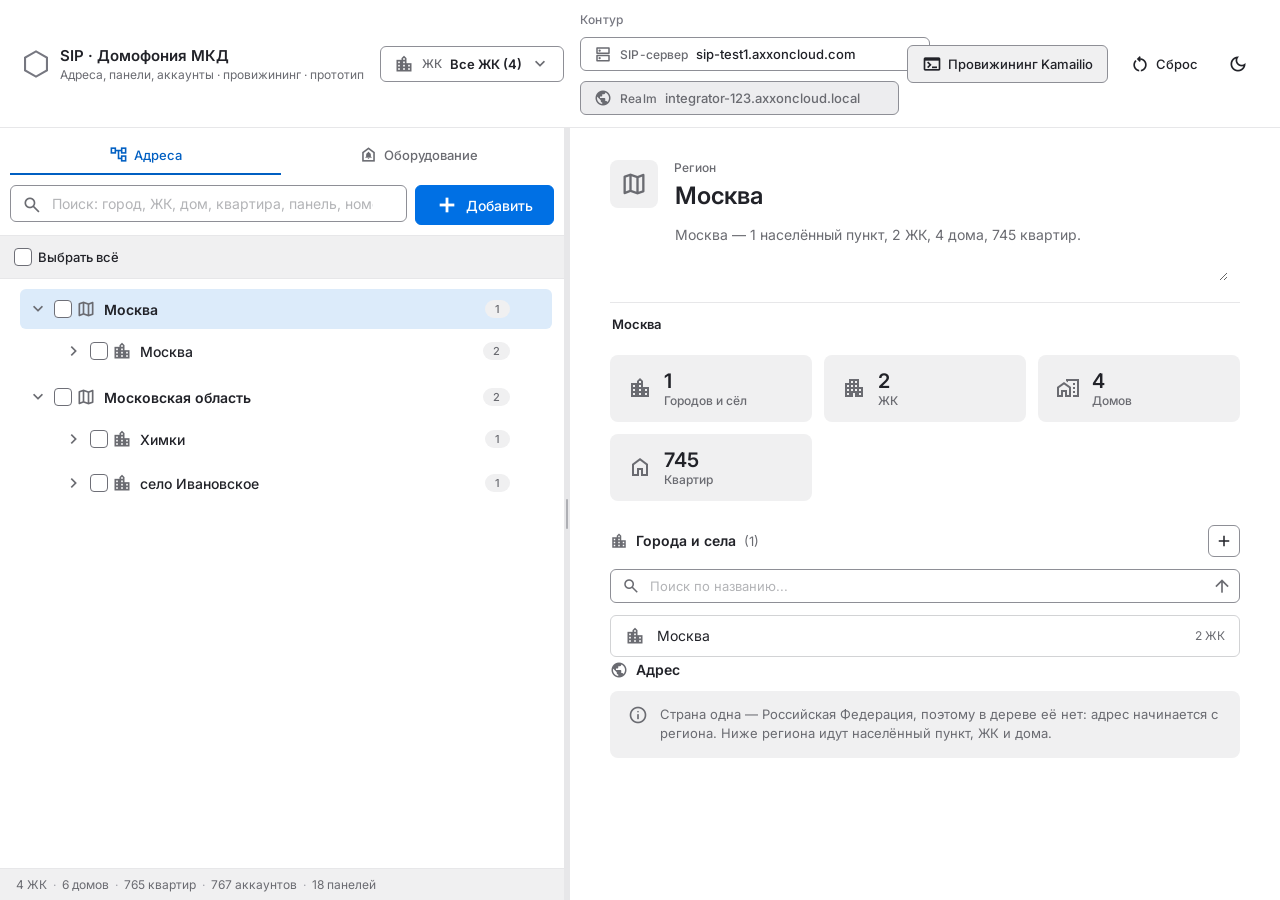
<file: prototypes/sip-setup/index.html>
<!DOCTYPE html>
<html lang="ru" data-theme="light">
<head>
  <meta charset="UTF-8" />
  <meta name="viewport" content="width=device-width, initial-scale=1.0" />
  <title>Настройка SIP — прототип МКД</title>

  <link rel="stylesheet" href="https://fonts.googleapis.com/css2?family=Inter:opsz@14..32&display=swap" />
  <link rel="stylesheet" href="https://fonts.googleapis.com/css2?family=Material+Symbols+Outlined:opsz,wght,FILL,GRAD@20..48,100..700,0..1,-50..200" />

  <style>
    /* =====================================================================
       ONE PSIM — токены. Копия <KIT>/src/theme/one-psim.css (DS-коммит в
       заголовке исходника). Не править руками: обновляется копированием.
       ===================================================================== */
:root,
[data-theme="light"] {
  --one-font-ui: Inter, Roboto, "Segoe UI", sans-serif;
  --one-font-mono: "Roboto Mono", Consolas, monospace;
  --one-canvas: #F7F7F7;
  --one-surface: #FFFFFF;
  --one-surface-muted: #F0F0F1;
  --one-surface-subtle: #E7E7E9;
  --one-popup: #FFFFFF;
  --one-dialog: #F7F7F7;
  --one-fg: #212228;
  --one-fg-muted: #6A6B71;
  --one-fg-subtle: #767780;
  --one-fg-disabled: #A3A4AB;
  --one-fg-placeholder: #B3B4B7;
  --one-border: #8E8F96;
  --one-border-strong: #6E6F77;
  --one-divider: #FFFFFF;
  --one-control-bg: #F0F0F1;
  --one-control-hover: #E7E7E9;
  --one-control-pressed: #DCDCDF;
  --one-control-disabled: #F2F2F3;
  --one-selected-neutral: #DDE3EA;
  --one-editor-bg: #FFFFFF;
  --one-editor-hover: #F7F8F9;
  --one-editor-border: #8E8F96;
  --one-editor-border-hover: #6E6F77;
  --one-editor-readonly: #EDEDEF;
  --one-editor-pressed: #F0F0F1;
  --one-editor-focus: #FFFFFF;
  --one-editor-disabled: #F5F5F6;
  --one-editor-border-pressed: #0070E4;
  --one-editor-border-focus: #0070E4;
  --one-nav-selected-text: #005FC2;
  --one-nav-hover: #E7E7E9;
  --one-nav-selected-hover: #CBE2F7;
  --one-table-row-divider: #D2D3D5;
  --one-accent: #0070E4;
  --one-accent-hover: #0055AF;
  --one-accent-pressed: #004886;
  --one-accent-emphasis: #0070E4;
  --one-accent-indicator: #0061C6;
  --one-accent-on: #FFFFFF;
  --one-accent-soft: #DCEBFA;
  --one-accent-soft-hover: #CBE2F7;
  --one-primary-hover: #1A7EE7;
  --one-primary-pressed: #0055AF;
  --one-selected-neutral-hover: #D2DAE3;
  --one-selected-neutral-pressed: #C7D1DC;
  --one-selected-indicator: #0061C6;
  --one-button-selected-border: #4A90E8;
  --one-link: #005FC2;
  --one-link-hover: #004C9E;
  --one-selection-outline: #6E6F77;
  --one-selection-outline-disabled: #8E8F96;
  --one-switch-off-track: #FFFFFF;
  --one-switch-off-track-hover: #F7F8F9;
  --one-switch-off-track-pressed: #F0F0F1;
  --one-switch-off-border: #8E8F96;
  --one-switch-off-thumb: #767780;
  --one-info: #0070E4;
  --one-info-bg: #DDEBF9;
  --one-info-text: #14385D;
  --one-info-icon: #0070E4;
  --one-success: #20D300;
  --one-success-bg: #E1F7DD;
  --one-success-text: #1E5714;
  --one-success-icon: #137F00;
  --one-warning: #FF8A00;
  --one-warning-bg: #FDEEDD;
  --one-warning-text: #664014;
  --one-warning-icon: #995300;
  --one-danger: #D01A1A;
  --one-danger-bg: #F7E0E0;
  --one-danger-text: #561C1C;
  --one-danger-icon: #D01A1A;
  --one-focus-ring: #0070E4;
  --one-focus-halo: rgba(0, 112, 228, 0.32);
  --one-scrim: rgba(0, 0, 0, 0.32);
  --one-shadow: 0 1px 2px rgba(0, 0, 0, 0.06), 0 4px 10px rgba(0, 0, 0, 0.08);
  --one-radius-control: 4px;
  --one-radius-container: 6px;
  --one-radius-window: 8px;
  --one-radius-pill: 999px;
  --one-type-display-size: 28px;
  --one-type-display-line-height: 36px;
  --one-type-display-weight: 600;
  --one-type-display-tracking: -0.02em;
  --one-type-display: 600 28px/36px var(--one-font-ui);
  --one-type-heading-lg-size: 20px;
  --one-type-heading-lg-line-height: 28px;
  --one-type-heading-lg-weight: 600;
  --one-type-heading-lg-tracking: -0.01em;
  --one-type-heading-lg: 600 20px/28px var(--one-font-ui);
  --one-type-heading-md-size: 16px;
  --one-type-heading-md-line-height: 24px;
  --one-type-heading-md-weight: 600;
  --one-type-heading-md-tracking: -0.005em;
  --one-type-heading-md: 600 16px/24px var(--one-font-ui);
  --one-type-heading-sm-size: 14px;
  --one-type-heading-sm-line-height: 20px;
  --one-type-heading-sm-weight: 600;
  --one-type-heading-sm-tracking: 0em;
  --one-type-heading-sm: 600 14px/20px var(--one-font-ui);
  --one-type-body-lg-size: 16px;
  --one-type-body-lg-line-height: 24px;
  --one-type-body-lg-weight: 400;
  --one-type-body-lg-tracking: 0em;
  --one-type-body-lg: 400 16px/24px var(--one-font-ui);
  --one-type-body-md-size: 14px;
  --one-type-body-md-line-height: 20px;
  --one-type-body-md-weight: 400;
  --one-type-body-md-tracking: 0em;
  --one-type-body-md: 400 14px/20px var(--one-font-ui);
  --one-type-body-md-medium-size: 14px;
  --one-type-body-md-medium-line-height: 20px;
  --one-type-body-md-medium-weight: 500;
  --one-type-body-md-medium-tracking: 0em;
  --one-type-body-md-medium: 500 14px/20px var(--one-font-ui);
  --one-type-body-sm-size: 12px;
  --one-type-body-sm-line-height: 16px;
  --one-type-body-sm-weight: 400;
  --one-type-body-sm-tracking: 0.005em;
  --one-type-body-sm: 400 12px/16px var(--one-font-ui);
  --one-type-label-size: 12px;
  --one-type-label-line-height: 16px;
  --one-type-label-weight: 500;
  --one-type-label-tracking: 0.005em;
  --one-type-label: 500 12px/16px var(--one-font-ui);
  --one-type-label-strong-size: 12px;
  --one-type-label-strong-line-height: 16px;
  --one-type-label-strong-weight: 600;
  --one-type-label-strong-tracking: 0.005em;
  --one-type-label-strong: 600 12px/16px var(--one-font-ui);
  --one-type-message-size: 12px;
  --one-type-message-line-height: 16px;
  --one-type-message-weight: 400;
  --one-type-message-tracking: 0.005em;
  --one-type-message: 400 12px/16px var(--one-font-ui);
  --one-type-caption-size: 11px;
  --one-type-caption-line-height: 16px;
  --one-type-caption-weight: 400;
  --one-type-caption-tracking: 0.01em;
  --one-type-caption: 400 11px/16px var(--one-font-ui);
  --one-type-overline-size: 11px;
  --one-type-overline-line-height: 16px;
  --one-type-overline-weight: 500;
  --one-type-overline-tracking: 0.08em;
  --one-type-overline: 500 11px/16px var(--one-font-ui);
  --one-type-code-size: 12px;
  --one-type-code-line-height: 16px;
  --one-type-code-weight: 400;
  --one-type-code-tracking: 0em;
  --one-type-code: 400 12px/16px var(--one-font-mono);
  --one-palette-red: #CF2F34;
  --one-palette-red-hover: #D64644;
  --one-palette-orange: #EC8800;
  --one-palette-orange-hover: #F8962D;
  --one-palette-amber: #EDB417;
  --one-palette-amber-hover: #F2BD2E;
  --one-palette-green: #038D40;
  --one-palette-green-hover: #069946;
  --one-palette-teal: #0A858B;
  --one-palette-teal-hover: #049197;
  --one-palette-purple: #904CCF;
  --one-palette-purple-hover: #995CD4;
  --one-palette-magenta: #BE348F;
  --one-palette-magenta-hover: #C54897;
  color-scheme: light;
}

[data-theme="dark"] {
  --one-font-ui: Inter, Roboto, "Segoe UI", sans-serif;
  --one-font-mono: "Roboto Mono", Consolas, monospace;
  --one-canvas: #141517;
  --one-surface: #1F2024;
  --one-surface-muted: #242529;
  --one-surface-subtle: #28292D;
  --one-popup: #303136;
  --one-dialog: #292A2E;
  --one-fg: #F6F6F6;
  --one-fg-muted: #B4B4B4;
  --one-fg-subtle: #8C8C8C;
  --one-fg-disabled: #6E6E6E;
  --one-fg-placeholder: #97989C;
  --one-border: #3A3B40;
  --one-border-strong: #92939A;
  --one-divider: #45464B;
  --one-control-bg: #323338;
  --one-control-hover: #3B3C41;
  --one-control-pressed: #44454A;
  --one-control-disabled: #252629;
  --one-selected-neutral: #2D3946;
  --one-editor-bg: #37383D;
  --one-editor-hover: #3F4045;
  --one-editor-border: #494A50;
  --one-editor-border-hover: #5B5C62;
  --one-editor-readonly: #313236;
  --one-editor-pressed: #46474C;
  --one-editor-focus: #37383D;
  --one-editor-disabled: #2C2D31;
  --one-editor-border-pressed: #0070E4;
  --one-editor-border-focus: #0082F7;
  --one-nav-selected-text: #589FFE;
  --one-nav-hover: #3B3C41;
  --one-nav-selected-hover: #163B5F;
  --one-table-row-divider: #3A3B40;
  --one-accent: #0070E4;
  --one-accent-hover: #0055AF;
  --one-accent-pressed: #004886;
  --one-accent-emphasis: #0082F7;
  --one-accent-indicator: #4DA3E8;
  --one-accent-on: #FFFFFF;
  --one-accent-soft: #123252;
  --one-accent-soft-hover: #173D63;
  --one-primary-hover: #1A7EE7;
  --one-primary-pressed: #0055AF;
  --one-selected-neutral-hover: #354352;
  --one-selected-neutral-pressed: #3D4D5E;
  --one-selected-indicator: #4DA3E8;
  --one-button-selected-border: #4A90E8;
  --one-link: #589FFE;
  --one-link-hover: #7CB3FE;
  --one-selection-outline: #92939A;
  --one-selection-outline-disabled: #3A3B40;
  --one-switch-off-track: #37383D;
  --one-switch-off-track-hover: #3F4045;
  --one-switch-off-track-pressed: #46474C;
  --one-switch-off-border: #494A50;
  --one-switch-off-thumb: #B4B4B4;
  --one-info: #0070E4;
  --one-info-bg: #06182B;
  --one-info-text: #ADD1F6;
  --one-info-icon: #0070E4;
  --one-success: #20D300;
  --one-success-bg: #0B2707;
  --one-success-text: #B7F0AD;
  --one-success-icon: #20D300;
  --one-warning: #FF8A00;
  --one-warning-bg: #2E1C07;
  --one-warning-text: #FFD9AD;
  --one-warning-icon: #FF8A00;
  --one-danger: #FF5A5A;
  --one-danger-bg: #2E1415;
  --one-danger-text: #FFCACA;
  --one-danger-icon: #FF5A5A;
  --one-focus-ring: #0082F7;
  --one-focus-halo: rgba(0, 130, 247, 0.40);
  --one-scrim: rgba(0, 0, 0, 0.6);
  --one-shadow: 0 1px 2px rgba(0, 0, 0, 0.24), 0 4px 10px rgba(0, 0, 0, 0.20);
  color-scheme: dark;
}

    /* =====================================================================
       ONE PSIM — нативные контролы. Копия <KIT>/src/theme/native.css (D-040):
       чекбоксы, радио, switch и select получают лестницы DS без классов.
       ===================================================================== */
/* ---- Checkbox / Radio (MuiCheckbox / MuiRadio) ---------------------------------------------------- */
:where(input[type="checkbox"]:not([role="switch"]):not(.switch), input[type="radio"], .check, .radio) {
  appearance: none; flex: none; position: relative; box-sizing: border-box; margin: 0; cursor: pointer;
  width: 1.125rem; height: 1.125rem; border: 1px solid var(--one-selection-outline); border-radius: var(--one-radius-control);
  background-color: var(--one-editor-bg); color: var(--one-accent-on); transition: background-color 120ms, border-color 120ms;
  vertical-align: middle;
}
:where(input[type="radio"], .radio) { border-radius: var(--one-radius-pill); }
:where(input[type="checkbox"]:not([role="switch"]):not(.switch), input[type="radio"], .check, .radio):hover:not(:disabled) { background-color: var(--one-editor-hover); }
:where(input[type="checkbox"]:not([role="switch"]):not(.switch), input[type="radio"], .check, .radio):active:not(:disabled) { background-color: var(--one-editor-pressed); }
:where(input[type="checkbox"]:not([role="switch"]):not(.switch), input[type="radio"], .check, .radio):is(:checked, :indeterminate) { background-color: var(--one-accent); border-color: var(--one-accent); }
:where(input[type="checkbox"]:not([role="switch"]):not(.switch), input[type="radio"], .check, .radio):is(:checked, :indeterminate):hover:not(:disabled) { background-color: var(--one-primary-hover); border-color: var(--one-primary-hover); }
:where(input[type="checkbox"]:not([role="switch"]):not(.switch), input[type="radio"], .check, .radio):is(:checked, :indeterminate):active:not(:disabled) { background-color: var(--one-primary-pressed); border-color: var(--one-primary-pressed); }
:where(input[type="checkbox"]:not([role="switch"]):not(.switch), input[type="radio"], .check, .radio)::before {
  content: ""; position: absolute; inset: -1px; background: currentColor; opacity: 0;
  -webkit-mask: center / 100% 100% no-repeat; mask: center / 100% 100% no-repeat;
}
:where(input[type="checkbox"]:not([role="switch"]):not(.switch), .check)::before {
  -webkit-mask-image: url("data:image/svg+xml,%3Csvg xmlns='http://www.w3.org/2000/svg' viewBox='0 0 16 16'%3E%3Cpath d='M3.6 8.3l2.9 2.9 5.9-5.9' fill='none' stroke='%23000' stroke-width='1.9' stroke-linecap='round' stroke-linejoin='round'/%3E%3C/svg%3E");
  mask-image: url("data:image/svg+xml,%3Csvg xmlns='http://www.w3.org/2000/svg' viewBox='0 0 16 16'%3E%3Cpath d='M3.6 8.3l2.9 2.9 5.9-5.9' fill='none' stroke='%23000' stroke-width='1.9' stroke-linecap='round' stroke-linejoin='round'/%3E%3C/svg%3E");
}
:where(input[type="checkbox"]:not([role="switch"]):not(.switch), .check):indeterminate::before {
  -webkit-mask-image: url("data:image/svg+xml,%3Csvg xmlns='http://www.w3.org/2000/svg' viewBox='0 0 16 16'%3E%3Cpath d='M4 8h8' fill='none' stroke='%23000' stroke-width='1.9' stroke-linecap='round'/%3E%3C/svg%3E");
  mask-image: url("data:image/svg+xml,%3Csvg xmlns='http://www.w3.org/2000/svg' viewBox='0 0 16 16'%3E%3Cpath d='M4 8h8' fill='none' stroke='%23000' stroke-width='1.9' stroke-linecap='round'/%3E%3C/svg%3E");
}
:where(input[type="radio"], .radio)::before {
  -webkit-mask-image: url("data:image/svg+xml,%3Csvg xmlns='http://www.w3.org/2000/svg' viewBox='0 0 16 16'%3E%3Ccircle cx='8' cy='8' r='3.1'/%3E%3C/svg%3E");
  mask-image: url("data:image/svg+xml,%3Csvg xmlns='http://www.w3.org/2000/svg' viewBox='0 0 16 16'%3E%3Ccircle cx='8' cy='8' r='3.1'/%3E%3C/svg%3E");
}
:where(input[type="checkbox"]:not([role="switch"]):not(.switch), input[type="radio"], .check, .radio):is(:checked, :indeterminate)::before { opacity: 1; }
:where(input[type="checkbox"], input[type="radio"], .check, .radio, .switch):focus-visible { outline: 2px solid var(--one-focus-ring); outline-offset: 2px; }
:where(input[type="checkbox"]:not([role="switch"]):not(.switch), input[type="radio"], .check, .radio):disabled { cursor: not-allowed; border-color: var(--one-fg-disabled); background-color: var(--one-editor-disabled); }
:where(input[type="checkbox"]:not([role="switch"]):not(.switch), input[type="radio"], .check, .radio):disabled:is(:checked, :indeterminate) { background-color: var(--one-fg-disabled); border-color: var(--one-fg-disabled); }

/* ---- Switch (MuiSwitch): a checkbox with role="switch", or the kit's .switch ----------------------- */
:where(input[type="checkbox"][role="switch"], .switch) {
  appearance: none; flex: none; position: relative; box-sizing: border-box; margin: 0; cursor: pointer;
  width: 2.375rem; height: 1.25rem; border: 1px solid var(--one-switch-off-border); border-radius: var(--one-radius-pill);
  background-color: var(--one-switch-off-track); transition: background-color 120ms, border-color 120ms;
  --switch-thumb: 1rem; --switch-travel: 1.125rem; vertical-align: middle;
}
:where(input[type="checkbox"][role="switch"], .switch)::before { content: ""; position: absolute; top: 1px; left: 1px; width: var(--switch-thumb); height: var(--switch-thumb); border-radius: var(--one-radius-pill); background: var(--one-switch-off-thumb); transition: transform 120ms, background-color 120ms; }
:where(input[type="checkbox"][role="switch"], .switch):hover:not(:disabled) { background-color: var(--one-switch-off-track-hover); }
:where(input[type="checkbox"][role="switch"], .switch):active:not(:disabled) { background-color: var(--one-switch-off-track-pressed); }
:where(input[type="checkbox"][role="switch"], .switch):checked { background-color: var(--one-accent); border-color: var(--one-accent); }
:where(input[type="checkbox"][role="switch"], .switch):checked::before { background: var(--one-accent-on); transform: translateX(var(--switch-travel)); }
:where(input[type="checkbox"][role="switch"], .switch):checked:hover:not(:disabled) { background-color: var(--one-primary-hover); border-color: var(--one-primary-hover); }
:where(input[type="checkbox"][role="switch"], .switch):checked:active:not(:disabled) { background-color: var(--one-primary-pressed); border-color: var(--one-primary-pressed); }
:where(input[type="checkbox"][role="switch"], .switch):disabled { cursor: not-allowed; background-color: var(--one-control-disabled); border-color: var(--one-selection-outline-disabled); }
:where(input[type="checkbox"][role="switch"], .switch):disabled::before { background: var(--one-fg-disabled); }

/* ---- <select> = ComboBox: the arrow, and the options popup where the browser lets CSS style it (§2.9) -- */
:where(select, select.field) {
  appearance: none; padding-right: 2rem;
  background-image: url("data:image/svg+xml,%3Csvg xmlns='http://www.w3.org/2000/svg' viewBox='0 0 24 24' fill='none' stroke='%238C8C8C' stroke-width='2' stroke-linecap='round' stroke-linejoin='round'%3E%3Cpath d='m6 9 6 6 6-6'/%3E%3C/svg%3E");
  background-repeat: no-repeat; background-position: right 0.5rem center; background-size: 1rem;
}
@supports (appearance: base-select) {
  /* base-select is a capability switch, not a look: without it the popup is the browser's native one and none of the
     option rules below can apply (Chromium's native dark popup even draws its own light edge — seen in a restyled
     prototype whose own `.langsel { appearance: none }` had switched it off). A prototype's `appearance: none` on a
     <select> only means «hide the native arrow», which base-select also does (::picker-icon below) — so this one
     declaration is !important on purpose and stays inside @supports. */
  select, select::picker(select) { appearance: base-select !important; }
  :where(select, select.field) selectedcontent { display: block; overflow: hidden; text-overflow: ellipsis; white-space: nowrap; }
  :where(select, select.field)::picker-icon { display: none; }
  :where(select, select.field)::picker(select) { border: 1px solid var(--one-border); border-radius: var(--one-radius-container); background: var(--one-popup); padding: 4px; margin-top: 4px; box-shadow: var(--one-shadow); }
  :where(select, select.field) option { padding: 6px 10px; border-radius: var(--one-radius-control); color: var(--one-fg); }
  :where(select, select.field) option::checkmark { display: none; }
  :where(select, select.field) option:is(:hover, :focus) { background: var(--one-control-hover); outline: none; }
  :where(select, select.field) option:checked { background: var(--one-accent); color: var(--one-accent-on); }
  :where(select, select.field) option:checked:hover { background: var(--one-primary-hover); }
  :where(select, select.field) option:disabled { color: var(--one-fg-disabled); }
}

    /* Роли прототипа, которых нет готовыми в токенах (RESTYLE-RULES §1, §2.10) */
    :root,
    [data-theme="light"] {
      /* граница между регионами: в Light — surface-subtle, в Dark — border (D-024) */
      --sip-region: var(--one-surface-subtle);
      /* половинный hover у строк, внутри которых есть кнопки (D-019) */
      --sip-row-hover: color-mix(in srgb, var(--one-control-hover) 50%, var(--one-surface));
    }
    [data-theme="dark"] {
      --sip-region: var(--one-border);
    }

    /* ===================== Стили прототипа ===================== */

    * {
      margin: 0;
      padding: 0;
      box-sizing: border-box;
    }

    body {
      font-family: var(--one-font-ui);
      background: var(--one-canvas);
      height: 100vh;
      overflow: hidden;
      color: var(--one-fg);
    }

    .app-container {
      display: flex;
      flex-direction: column;
      height: 100vh;
      max-width: 100%;
      background: var(--one-surface);
    }

    .material-symbols-outlined {
      font-variation-settings: 'FILL' 0, 'wght' 400, 'GRAD' 0, 'opsz' 24;
      font-size: 20px;
      color: var(--one-fg-muted);
      flex-shrink: 0;
    }

    /* ===== TOP BAR ===== */
    .top-bar {
      background: var(--one-surface);
      border-bottom: 1px solid var(--sip-region);
      padding: 12px 24px;
      display: flex;
      align-items: center;
      gap: 16px;
      flex-shrink: 0;
      flex-wrap: wrap;
    }

    .brand {
      display: flex;
      align-items: center;
      gap: 12px;
      min-width: 0;
    }

    .brand-logo {
      width: auto;
      height: 28px;
      border-radius: 0;
      background: var(--one-fg-subtle);
      display: flex;
      align-items: center;
      justify-content: center;
      flex-shrink: 0;
      aspect-ratio: 34.6406 / 40;
      -webkit-mask: center / contain no-repeat url("data:image/svg+xml,%3Csvg xmlns='http://www.w3.org/2000/svg' viewBox='0 0 34.6406 40'%3E%3Cpath d='M34.6406 10V30L17.3203 40L0 30V10L17.3203 0L34.6406 10ZM3 11.7314V28.2676L17.3203 36.5361L31.6406 28.2676V11.7314L17.3203 3.46289L3 11.7314Z'/%3E%3C/svg%3E");
      mask: center / contain no-repeat url("data:image/svg+xml,%3Csvg xmlns='http://www.w3.org/2000/svg' viewBox='0 0 34.6406 40'%3E%3Cpath d='M34.6406 10V30L17.3203 40L0 30V10L17.3203 0L34.6406 10ZM3 11.7314V28.2676L17.3203 36.5361L31.6406 28.2676V11.7314L17.3203 3.46289L3 11.7314Z'/%3E%3C/svg%3E");
    }

    .brand-logo .material-symbols-outlined {
      font-size: 24px;
      color: inherit;
      display: none;
    }

    .brand-title {
      font-size: 15px;
      font-weight: 600;
      color: var(--one-fg);
      white-space: nowrap;
    }

    .brand-sub {
      font-size: 12px;
      color: var(--one-fg-muted);
      margin-top: 2px;
      white-space: nowrap;
    }

    .top-bar-fields {
      display: flex;
      align-items: center;
      gap: 10px;
      flex: 1;
      flex-wrap: wrap;
      min-width: 200px;
    }

    .cfg-field {
      display: flex;
      align-items: center;
      gap: 8px;
      padding: 7px 13px;
      background: var(--one-editor-bg);
      border: 1px solid var(--one-editor-border);
      border-radius: var(--one-radius-container);
      transition: all 0.2s ease;
    }

    .cfg-field:focus-within {
      border-color: var(--one-editor-border-focus);
      background: var(--one-editor-focus);
      box-shadow: 0 0 0 2px var(--one-focus-halo);
    }

    .cfg-field .material-symbols-outlined {
      font-size: 18px;
      color: var(--one-fg-muted);
    }

    .cfg-field .cfg-label {
      font-size: 12px;
      font-weight: 500;
      color: var(--one-fg-muted);
      text-transform: none;
      letter-spacing: var(--one-type-label-tracking);
      white-space: nowrap;
    }

    .cfg-field input {
      border: none;
      background: transparent;
      outline: none;
      font-family: inherit;
      font-size: 13px;
      font-weight: 500;
      color: var(--one-fg);
      width: 220px;
      max-width: 40vw;
    }

    /* Realm выдаётся интегратору сервером и в интерфейсе только показывается */
    .cfg-field.ro input {
      color: var(--one-fg-muted);
      cursor: default;
    }

    .fields-lead {
      font-size: 12px;
      font-weight: 500;
      color: var(--one-fg-subtle);
      text-transform: none;
      letter-spacing: var(--one-type-label-tracking);
      white-space: nowrap;
    }

    /* Область видимости — единственное место, где выбирается ЖК.
       Выделена цветом: от неё зависит содержимое всего экрана. */
    .scope-field {
      display: flex;
      align-items: center;
      gap: 8px;
      padding: 7px 13px;
      background: var(--one-editor-bg);
      border: 1px solid var(--one-editor-border);
      border-radius: var(--one-radius-container);
      flex-shrink: 0;
      transition: all 0.2s ease;
    }

    .scope-field:focus-within {
      border-color: var(--one-editor-border-focus);
      box-shadow: 0 0 0 2px var(--one-focus-halo);
    }

    .scope-field .material-symbols-outlined {
      font-size: 20px;
      color: var(--one-fg-muted);
    }

    .scope-field .cfg-label {
      font-size: 12px;
      font-weight: 500;
      color: var(--one-fg-muted);
      text-transform: none;
      letter-spacing: var(--one-type-label-tracking);
      white-space: nowrap;
    }

    .scope-select {
      border: none;
      background: transparent;
      outline: none;
      font-family: inherit;
      font-size: 13px;
      font-weight: 600;
      color: var(--one-fg);
      cursor: pointer;
      max-width: 260px;
    }

    .top-bar-actions {
      display: flex;
      align-items: center;
      gap: 8px;
      flex-shrink: 0;
    }

    /* ===== КНОПКИ ===== */
    .btn {
      display: flex;
      align-items: center;
      justify-content: center;
      gap: 6px;
      padding: 8px 14px;
      border: none;
      border-radius: var(--one-radius-container);
      font-family: inherit;
      font-size: 13px;
      font-weight: 500;
      cursor: pointer;
      transition: all 0.2s ease;
      background: transparent;
      color: var(--one-fg);
      white-space: nowrap;
    }

    .btn:hover {
      background: var(--one-control-hover);
    }

    .btn .material-symbols-outlined {
      font-size: 20px;
      color: inherit;
    }

    .btn-soft {
      background: var(--one-control-bg);
      border: 1px solid var(--one-border);
    }

    .btn-soft:hover {
      background: var(--one-control-hover);
    }

    .btn-soft:hover .material-symbols-outlined {
      color: inherit;
    }

    .btn-add {
      display: flex;
      align-items: center;
      gap: 8px;
      padding: 8px 20px;
      background: var(--one-accent);
      color: var(--one-accent-on);
      border: 1px solid var(--one-accent);
      border-radius: var(--one-radius-container);
      font-family: inherit;
      font-size: 14px;
      font-weight: 500;
      cursor: pointer;
      transition: all 0.2s ease;
      white-space: nowrap;
      flex-shrink: 0;
    }

    .btn-add:hover {
      background: var(--one-primary-hover);
      border-color: var(--one-primary-hover);
    }

    .btn-add:active {
      background: var(--one-primary-pressed);
      border-color: var(--one-primary-pressed);
    }

    .btn-add .material-symbols-outlined {
      font-size: 22px;
      color: inherit;
      font-variation-settings: 'FILL' 0, 'wght' 600, 'GRAD' 200, 'opsz' 24;
    }

    /* ===== MAIN CONTENT ===== */
    .main-content {
      display: flex;
      flex: 1;
      overflow: hidden;
    }

    /* ===== ЛЕВАЯ ПАНЕЛЬ ===== */
    .tree-panel {
      width: 400px;
      min-width: 200px;
      max-width: 70%;
      background: var(--one-surface);
      display: flex;
      flex-direction: column;
      overflow: hidden;
      flex-shrink: 0;
    }

    .tree-tabs {
      display: flex;
      gap: 2px;
      padding: 8px 10px 0;
      background: var(--one-surface);
    }

    .tree-tab {
      flex: 1;
      display: flex;
      align-items: center;
      justify-content: center;
      gap: 6px;
      padding: 9px 8px;
      border: none;
      border-bottom: 2px solid transparent;
      background: transparent;
      font-family: inherit;
      font-size: 13px;
      font-weight: 500;
      color: var(--one-fg-muted);
      cursor: pointer;
      transition: all 0.15s ease;
    }

    .tree-tab:hover {
      background: var(--one-nav-hover);
    }

    .tree-tab.active {
      color: var(--one-nav-selected-text);
      border-bottom-color: var(--one-nav-selected-text);
    }

    .tree-tab.active .material-symbols-outlined {
      color: var(--one-nav-selected-text);
    }

    .tree-tab .material-symbols-outlined {
      font-size: 19px;
      color: inherit;
    }

    .tree-search-row {
      display: flex;
      gap: 8px;
      padding: 10px;
      background: var(--one-surface);
      border-bottom: 1px solid var(--sip-region);
    }

    .search-wrapper {
      flex: 1;
      position: relative;
      min-width: 0;
    }

    .search-wrapper > .material-symbols-outlined {
      position: absolute;
      left: 12px;
      top: 50%;
      transform: translateY(-50%);
      font-size: 20px;
      color: var(--one-fg-muted);
    }

    .search-input {
      width: 100%;
      padding: 9px 33px 9px 41px;
      border: 1px solid var(--one-editor-border);
      border-radius: var(--one-radius-container);
      font-family: inherit;
      font-size: 14px;
      color: var(--one-fg);
      background: var(--one-editor-bg);
      transition: all 0.2s ease;
      outline: none;
    }

    .search-input:focus {
      border-color: var(--one-editor-border-focus);
      background: var(--one-editor-focus);
      box-shadow: 0 0 0 2px var(--one-focus-halo);
    }

    .search-input::placeholder {
      color: var(--one-fg-placeholder);
    }

    .search-clear {
      position: absolute;
      right: 4px;
      top: 50%;
      transform: translateY(-50%);
      cursor: pointer;
      color: var(--one-fg-muted);
      font-size: 18px;
      display: none;
      background: none;
      border: none;
      padding: 0;
      width: 20px;
      height: 20px;
      align-items: center;
      justify-content: center;
      border-radius: 50%;
      transition: all 0.15s ease;
    }

    .search-clear.visible {
      display: flex;
    }

    .search-clear:hover {
      background: var(--one-control-hover);
    }

    .tree-toolbar {
      display: flex;
      align-items: center;
      gap: 8px;
      padding: 6px 10px;
      background: var(--one-surface-muted);
      border-bottom: 1px solid var(--sip-region);
      width: 100%;
    }

    .master-checkbox {
      display: inline-flex;
      align-items: center;
      gap: 6px;
      cursor: pointer;
      user-select: none;
      padding: 2px 4px;
      border-radius: var(--one-radius-control);
      transition: background 0.15s;
    }

    .master-checkbox:hover {
      background: var(--one-control-hover);
    }

    .master-checkbox .checkbox-custom {
      width: 18px;
      height: 18px;
      border: 1px solid var(--one-selection-outline);
      border-radius: var(--one-radius-control);
      display: inline-flex;
      align-items: center;
      justify-content: center;
      background: var(--one-editor-bg);
      transition: all 0.15s ease;
      position: relative;
    }

    .master-checkbox.selected .checkbox-custom,
    .master-checkbox.partial .checkbox-custom {
      background: var(--one-accent);
      border-color: var(--one-accent);
    }

    .master-checkbox.partial .checkbox-custom {
      background: var(--one-accent);
      border-color: var(--one-accent);
    }

    .master-checkbox .checkbox-custom .material-symbols-outlined {
      opacity: 0;
      transform: scale(0.6);
      transition: all 0.15s ease;
      color: var(--one-accent-on);
      font-size: 14px;
    }

    .master-checkbox.selected .checkbox-custom .material-symbols-outlined,
    .master-checkbox.partial .checkbox-custom .material-symbols-outlined {
      opacity: 1;
      transform: scale(1);
    }

    .master-label {
      font-size: 13px;
      font-weight: 500;
      color: var(--one-fg);
    }

    .selection-count {
      background: var(--one-info-bg);
      color: var(--one-info-text);
      font-size: 12px;
      font-weight: 500;
      padding: 3px 10px;
      border-radius: 50px;
      display: none;
    }

    .selection-count.visible {
      display: inline-block;
    }

    .toolbar-actions {
      margin-left: auto;
      display: inline-flex;
      align-items: center;
    }

    .btn-delete-wrapper {
      display: inline-flex;
      align-items: center;
      overflow: hidden;
      transition: all 0.3s cubic-bezier(0.4, 0, 0.2, 1);
      max-width: 0;
      opacity: 0;
      transform: scale(0.8);
      visibility: hidden;
    }

    .btn-delete-wrapper.visible {
      max-width: 60px;
      opacity: 1;
      transform: scale(1);
      visibility: visible;
    }

    .btn-danger {
      background: var(--one-palette-red);
      color: var(--one-accent-on);
      padding: 6px 10px;
      border-radius: var(--one-radius-container);
      white-space: nowrap;
    }

    .btn-danger:hover {
      background: var(--one-palette-red-hover);
    }

    .btn-danger .material-symbols-outlined {
      font-size: 18px;
      color: inherit;
    }

    .tree-wrapper {
      flex: 1;
      padding: 8px 12px 16px 12px;
      overflow-y: auto;
    }

    .tree-wrapper::-webkit-scrollbar,
    .detail-panel::-webkit-scrollbar {
      width: 6px;
    }

    .tree-wrapper::-webkit-scrollbar-track,
    .detail-panel::-webkit-scrollbar-track {
      background: transparent;
    }

    .tree-wrapper::-webkit-scrollbar-thumb,
    .detail-panel::-webkit-scrollbar-thumb {
      background: var(--one-control-pressed);
      border-radius: 10px;
    }

    .tree-wrapper::-webkit-scrollbar-thumb:hover {
      background: var(--one-border);
    }

    .tree-status-bar {
      padding: 8px 16px;
      font-size: 12px;
      color: var(--one-fg-muted);
      background: var(--one-surface-muted);
      border-top: 1px solid var(--sip-region);
      flex-shrink: 0;
      display: flex;
      align-items: center;
      gap: 6px;
      flex-wrap: wrap;
    }

    .tree-status-bar .sep {
      color: var(--one-fg-disabled);
    }

    /* ===== СПЛИТТЕР ===== */
    .splitter {
      width: 6px;
      background: var(--sip-region);
      cursor: col-resize;
      flex-shrink: 0;
      transition: background 0.15s;
      position: relative;
      display: flex;
      align-items: center;
      justify-content: center;
    }

    .splitter:hover,
    .splitter.active {
      background: var(--one-accent);
    }

    .splitter::after {
      content: '';
      width: 2px;
      height: 30px;
      background: var(--one-fg-subtle);
      border-radius: 2px;
      opacity: 0.5;
      transition: opacity 0.15s;
    }

    .splitter:hover::after,
    .splitter.active::after {
      opacity: 1;
      background: var(--one-accent-on);
    }

    /* ===== ДЕРЕВО ===== */
    .tree {
      list-style: none;
      padding: 0;
      margin: 0;
      font-size: 14px;
      color: var(--one-fg);
    }

    .tree ul {
      list-style: none;
      padding-left: 0;
      margin: 0;
    }

    .tree-node {
      position: relative;
      padding: 2px 0 2px 8px;
      border-radius: var(--one-radius-container);
    }

    .tree-node.hidden {
      display: none;
    }

    .tree-node.active > .node-content {
      background: var(--one-accent-soft);
    }

    .tree-node.active > .node-content .node-text {
      font-weight: 500;
      color: var(--one-fg);
    }

    .node-content {
      display: flex;
      align-items: center;
      gap: 4px;
      padding: 6px 10px 6px 6px;
      border-radius: var(--one-radius-container);
      cursor: pointer;
      transition: background 0.12s;
      position: relative;
    }

    .node-content:hover {
      background: var(--sip-row-hover);
    }

    .node-content:hover .node-actions {
      opacity: 1;
    }

    /* Дочерние ветки прячем через display: анимация по max-height обрезает
       длинные списки — в доме бывает 52 этажа и 500 квартир */
    .tree-node > ul {
      display: none;
      padding-left: 28px;
    }

    .tree-node.open > ul {
      display: block;
      animation: fadeIn 0.18s ease;
    }

    .toggle-icon {
      font-size: 20px;
      color: var(--one-fg-muted);
      cursor: pointer;
      transition: transform 0.25s cubic-bezier(0.4, 0, 0.2, 1), color 0.2s;
      width: 24px;
      height: 24px;
      display: flex;
      align-items: center;
      justify-content: center;
      border-radius: var(--one-radius-control);
      flex-shrink: 0;
    }

    .toggle-icon:hover {
      background: var(--one-control-hover);
    }

    .tree-node.open > .node-content .toggle-icon {
      transform: rotate(90deg);
    }

    .tree-node:not(.has-children) .toggle-icon {
      opacity: 0;
      pointer-events: none;
    }

    .node-content .checkbox-custom {
      width: 18px;
      height: 18px;
      border: 1px solid var(--one-selection-outline);
      border-radius: var(--one-radius-control);
      display: inline-flex;
      align-items: center;
      justify-content: center;
      background: var(--one-editor-bg);
      flex-shrink: 0;
      transition: all 0.15s ease;
      position: relative;
    }

    .node-content .checkbox-custom .material-symbols-outlined {
      font-size: 14px;
      color: var(--one-accent-on);
      opacity: 0;
      transform: scale(0.6);
      transition: all 0.15s ease;
    }

    .tree-node.selected > .node-content .checkbox-custom {
      background: var(--one-accent);
      border-color: var(--one-accent);
    }

    .tree-node.partial > .node-content .checkbox-custom {
      background: var(--one-accent);
      border-color: var(--one-accent);
    }

    .tree-node.selected > .node-content .checkbox-custom .material-symbols-outlined,
    .tree-node.partial > .node-content .checkbox-custom .material-symbols-outlined {
      opacity: 1;
      transform: scale(1);
    }

    .node-content:hover .checkbox-custom {
      background: var(--one-editor-hover);
    }

    .node-text {
      flex: 1;
      white-space: nowrap;
      overflow: hidden;
      text-overflow: ellipsis;
      padding: 0 4px;
    }

    .tree-node .node-text {
      font-weight: 400;
    }

    .tree-node.level-0 > .node-content .node-text {
      font-weight: 600;
    }

    .tree-node.level-1 > .node-content .node-text {
      font-weight: 500;
    }

    .node-icon.type-region { color: var(--one-fg-muted); }
    .node-icon.type-city { color: var(--one-fg-muted); }
    .node-icon.type-complex { color: var(--one-accent-indicator); }
    .node-icon.type-house { color: var(--one-accent-indicator); }
    .node-icon.type-entrance { color: var(--one-palette-teal); }
    .node-icon.type-floor { color: var(--one-fg-subtle); }
    .node-icon.type-flat { color: var(--one-palette-purple); }
    .node-icon.type-panel { color: var(--one-palette-magenta); }
    .node-icon.type-account { color: var(--one-palette-teal); }

    .badge {
      background: var(--one-surface-muted);
      color: var(--one-fg-muted);
      font-size: 11px;
      font-weight: 500;
      padding: 2px 10px;
      border-radius: 50px;
      flex-shrink: 0;
    }

    .badge.mono {
      font-family: var(--one-font-mono);
      font-size: 11px;
    }

    .status-dot {
      width: 7px;
      height: 7px;
      border-radius: 50%;
      flex-shrink: 0;
      background: var(--one-fg-disabled);
    }

    .status-dot.on { background: var(--one-success-icon); }
    .status-dot.off { background: var(--one-danger); }
    .status-dot.blocked { background: var(--one-fg-subtle); }

    /* Группа «Панели» — не объект, а полка внутри ЖК или подъезда:
       подписана тише обычных узлов и не участвует в выделении */
    .tree-group > .node-content .node-text {
      font-size: 11px;
      font-weight: 500;
      color: var(--one-fg-muted);
      text-transform: uppercase;
      letter-spacing: var(--one-type-overline-tracking);
    }

    .tree-group > .node-content .node-icon {
      color: var(--one-fg-muted);
    }

    /* Строка входа в таблицу парка: выглядит как пункт, а не как объект дерева */
    .tree-view-row > .node-content {
      background: var(--one-surface-muted);
      box-shadow: inset 0 0 0 1px var(--one-table-row-divider);
    }

    .tree-view-row > .node-content .node-text {
      font-weight: 600;
      color: var(--one-link);
    }

    .tree-view-row > .node-content .node-icon {
      color: var(--one-link);
    }

    .tree-view-row.active > .node-content {
      background: var(--one-accent-soft);
      box-shadow: inset 0 0 0 1px var(--one-selected-indicator);
    }

    /* ===== КОНТЕКСТНОЕ МЕНЮ ===== */
    .node-actions {
      display: flex;
      align-items: center;
      gap: 2px;
      opacity: 0;
      transition: opacity 0.2s ease;
      margin-left: auto;
      flex-shrink: 0;
      position: relative;
    }

    .node-actions .btn-more {
      background: none;
      border: none;
      cursor: pointer;
      padding: 4px;
      border-radius: var(--one-radius-control);
      display: flex;
      align-items: center;
      justify-content: center;
      color: var(--one-fg-muted);
      transition: all 0.15s;
    }

    .node-actions .btn-more:hover {
      background: var(--one-control-hover);
    }

    .node-actions .btn-more .material-symbols-outlined {
      font-size: 20px;
    }

    .node-dropdown {
      position: fixed;
      background: var(--one-popup);
      border-radius: var(--one-radius-container);
      box-shadow: var(--one-shadow);
      min-width: 240px;
      padding: 4px 0;
      opacity: 0;
      transform: scale(0.95);
      pointer-events: none;
      transition: all 0.2s cubic-bezier(0.4, 0, 0.2, 1);
      z-index: 9999;
      border: 1px solid var(--one-border);
      visibility: hidden;
    }

    .node-dropdown.open {
      opacity: 1;
      transform: scale(1);
      pointer-events: all;
      visibility: visible;
    }

    .node-dropdown-item {
      display: flex;
      align-items: center;
      gap: 12px;
      padding: 0 16px;
      border-radius: 0;
      cursor: pointer;
      transition: background 0.15s;
      color: var(--one-fg);
      font-size: 14px;
      font-weight: 400;
      border: none;
      background: transparent;
      width: 100%;
      font-family: inherit;
      white-space: nowrap;
      text-align: left;
      min-height: 32px;
    }

    .node-dropdown-item:hover {
      background: var(--one-control-hover);
    }

    .node-dropdown-item .material-symbols-outlined {
      font-size: 18px;
      color: inherit;
    }

    .node-dropdown-item .sub {
      font-size: 12px;
      color: var(--one-fg-muted);
      font-weight: 400;
      margin-left: auto;
    }

    .node-dropdown-divider {
      height: 1px;
      background: var(--sip-region);
      margin: 4px 0;
    }

    .node-dropdown-item.danger {
      color: var(--one-danger);
    }

    .node-dropdown-item.danger .material-symbols-outlined {
      color: inherit;
    }

    .node-dropdown-item.danger:hover {
      background: var(--one-danger-bg);
    }

    /* ===== ВЫПАДАЮЩИЕ СПИСКИ ===== */
    /* Список родного select рисует ОС, и он выпадает из оформления экрана.
       Сам select остаётся в разметке как источник значения, а видимую часть
       заменяют кнопка и меню в общем стиле. */
    .combo-native {
      display: none;
    }

    .combo-trigger {
      display: flex;
      align-items: center;
      gap: 8px;
      cursor: pointer;
      text-align: left;
    }

    .combo-trigger .combo-value {
      flex: 1;
      min-width: 0;
      overflow: hidden;
      text-overflow: ellipsis;
      white-space: nowrap;
    }

    .combo-trigger .combo-caret {
      font-size: 20px;
      color: var(--one-fg-muted);
      flex-shrink: 0;
      transition: transform 0.2s ease;
    }

    .combo-trigger.open .combo-caret {
      transform: rotate(180deg);
    }

    .combo-trigger.open {
      border-color: var(--one-editor-border-focus);
      box-shadow: 0 0 0 2px var(--one-focus-halo);
    }

    .combo-menu {
      position: fixed;
      background: var(--one-popup);
      border: 1px solid var(--one-border);
      border-radius: var(--one-radius-container);
      box-shadow: var(--one-shadow);
      padding: 4px;
      z-index: 10000;
      max-height: 320px;
      overflow-y: auto;
      opacity: 0;
      transform: scale(0.97);
      transition: opacity 0.15s ease, transform 0.15s ease;
    }

    .combo-menu.open {
      opacity: 1;
      transform: scale(1);
    }

    .combo-option {
      display: flex;
      align-items: center;
      gap: 10px;
      width: 100%;
      padding: 6px 10px;
      border: none;
      border-radius: var(--one-radius-control);
      background: transparent;
      font-family: inherit;
      font-size: 14px;
      color: var(--one-fg);
      text-align: left;
      cursor: pointer;
      transition: background 0.12s;
    }

    .combo-option .material-symbols-outlined {
      font-size: 18px;
      color: inherit;
      visibility: hidden;
      flex-shrink: 0;
      display: none;
    }

    .combo-option.selected {
      color: var(--one-accent-on);
      background: var(--one-accent);
    }

    .combo-option.selected .material-symbols-outlined {
      visibility: visible;
    }

    .combo-option.active,
    .combo-option:hover {
      background: var(--one-control-hover);
    }

    .combo-option-text {
      flex: 1;
      min-width: 0;
      overflow: hidden;
      text-overflow: ellipsis;
      white-space: nowrap;
    }

    /* ===== ПРАВАЯ ПАНЕЛЬ ===== */
    .detail-panel {
      flex: 1;
      background: var(--one-surface);
      padding: 32px 40px;
      overflow-y: auto;
      display: flex;
      flex-direction: column;
      min-width: 200px;
    }

    .detail-empty {
      display: flex;
      flex-direction: column;
      align-items: center;
      justify-content: center;
      height: 100%;
      color: var(--one-fg-muted);
      gap: 12px;
    }

    .detail-empty .material-symbols-outlined {
      font-size: 64px;
      color: var(--one-fg-disabled);
    }

    .detail-empty .title {
      font-size: 18px;
      font-weight: 500;
      color: var(--one-fg);
    }

    .detail-empty .sub {
      font-size: 14px;
      color: var(--one-fg-muted);
    }

    .detail-card {
      display: flex;
      flex-direction: column;
      gap: 20px;
      animation: fadeIn 0.25s ease;
    }

    .detail-card.hidden,
    .detail-empty.hidden {
      display: none;
    }

    .detail-header {
      display: flex;
      align-items: flex-start;
      gap: 16px;
      padding-bottom: 16px;
      border-bottom: 1px solid var(--sip-region);
    }

    .detail-header .icon-wrapper {
      width: 48px;
      height: 48px;
      background: var(--one-surface-muted);
      border-radius: var(--one-radius-window);
      display: flex;
      align-items: center;
      justify-content: center;
      flex-shrink: 0;
    }

    .detail-header .icon-wrapper .material-symbols-outlined {
      font-size: 28px;
      color: var(--one-fg-muted);
    }

    .detail-header-info {
      flex: 1;
      min-width: 0;
    }

    .detail-header-info .label {
      font-size: 12px;
      font-weight: 500;
      color: var(--one-fg-muted);
      text-transform: none;
      letter-spacing: var(--one-type-label-tracking);
    }

    .detail-header-info .name-input {
      font-size: 24px;
      font-weight: 600;
      color: var(--one-fg);
      border: 1px solid transparent;
      border-radius: var(--one-radius-container);
      padding: 5px 11px;
      margin: 0 -11px;
      background: transparent;
      width: 100%;
      font-family: inherit;
      transition: all 0.2s ease;
      outline: none;
    }

    .detail-header-info .name-input:hover {
      border-color: var(--one-editor-border-hover);
      background: var(--one-editor-hover);
    }

    .detail-header-info .name-input:focus {
      border-color: var(--one-editor-border-focus);
      background: var(--one-editor-focus);
      box-shadow: 0 0 0 2px var(--one-focus-halo);
    }

    .desc-input {
      font-size: 14px;
      font-weight: 400;
      color: var(--one-fg-muted);
      border: 1px solid transparent;
      border-radius: var(--one-radius-container);
      padding: 5px 11px;
      margin: 4px -11px 0;
      background: transparent;
      width: 100%;
      font-family: inherit;
      transition: all 0.2s ease;
      outline: none;
      resize: vertical;
      min-height: 62px;
    }

    .desc-input:hover {
      border-color: var(--one-editor-border-hover);
      background: var(--one-editor-hover);
    }

    .desc-input:focus {
      border-color: var(--one-editor-border-focus);
      background: var(--one-editor-focus);
      box-shadow: 0 0 0 2px var(--one-focus-halo);
    }

    .desc-input.hidden {
      display: none;
    }

    /* Заголовок карточки без правки имени — для сводных представлений,
       у которых нет узла в дереве */
    .detail-header-info .static-name {
      font-size: 24px;
      font-weight: 600;
      color: var(--one-fg);
      padding: 4px 0;
    }

    .detail-header-info .name-input.hidden,
    .detail-header-info .static-name.hidden {
      display: none;
    }

    /* ===== ХЛЕБНЫЙ ПУТЬ ===== */
    .breadcrumb {
      display: flex;
      flex-wrap: wrap;
      align-items: center;
      gap: 4px;
      margin: -8px 2px 0;
      font-size: 13px;
      line-height: 1.5;
    }

    .crumb-link {
      color: var(--one-link);
      text-decoration: none;
      font-weight: 500;
      cursor: pointer;
    }

    .crumb-link:hover {
      text-decoration: underline;
      color: var(--one-link-hover);
    }

    .crumb-current {
      color: var(--one-fg);
      font-weight: 600;
    }

    .crumb-sep {
      color: var(--one-fg-disabled);
      user-select: none;
    }

    /* ===== СТАТИСТИКА ===== */
    .detail-stats {
      display: grid;
      grid-template-columns: repeat(auto-fit, minmax(150px, 1fr));
      gap: 12px;
    }

    .stat-item {
      background: var(--one-surface-muted);
      border-radius: var(--one-radius-window);
      padding: 14px 18px;
      display: flex;
      align-items: center;
      gap: 12px;
    }

    .stat-item .material-symbols-outlined {
      font-size: 24px;
      color: var(--one-fg-muted);
    }

    .stat-item .stat-info {
      display: flex;
      flex-direction: column;
      min-width: 0;
    }

    .stat-item .stat-info .value {
      font-size: 20px;
      font-weight: 600;
      color: var(--one-fg);
      white-space: nowrap;
      overflow: hidden;
      text-overflow: ellipsis;
    }

    .stat-item .stat-info .value.text {
      font-size: 15px;
    }

    .stat-item .stat-info .label {
      font-size: 12px;
      color: var(--one-fg-muted);
      font-weight: 500;
    }

    /* ===== СЕКЦИИ КАРТОЧКИ ===== */
    .detail-section {
      margin-top: 4px;
    }

    .section-title {
      font-size: 14px;
      font-weight: 600;
      color: var(--one-fg);
      margin-bottom: 12px;
      display: flex;
      align-items: center;
      gap: 8px;
    }

    .section-title .count {
      font-weight: 400;
      color: var(--one-fg-muted);
      font-size: 13px;
    }

    .section-title > .material-symbols-outlined {
      font-size: 18px;
      color: var(--one-fg-muted);
    }

    .section-title .section-action {
      display: flex;
      align-items: center;
      justify-content: center;
      width: 32px;
      height: 32px;
      border: 1px solid var(--one-border);
      border-radius: var(--one-radius-container);
      background: transparent;
      cursor: pointer;
      color: var(--one-fg);
      transition: all 0.2s ease;
    }

    .section-title .section-action:first-of-type {
      margin-left: auto;
    }

    .section-title .section-action:hover {
      background: var(--one-control-hover);
    }

    .section-title .section-action .material-symbols-outlined {
      font-size: 18px;
      color: inherit;
    }

    .section-search-wrapper {
      position: relative;
      margin-bottom: 12px;
    }

    .section-search-wrapper > .material-symbols-outlined {
      position: absolute;
      left: 12px;
      top: 50%;
      transform: translateY(-50%);
      font-size: 18px;
      color: var(--one-fg-muted);
    }

    .section-search-input {
      width: 100%;
      padding: 8px 41px 8px 39px;
      border: 1px solid var(--one-editor-border);
      border-radius: var(--one-radius-container);
      font-family: inherit;
      font-size: 13px;
      color: var(--one-fg);
      background: var(--one-editor-bg);
      transition: all 0.2s ease;
      outline: none;
    }

    .section-search-input:focus {
      border-color: var(--one-editor-border-focus);
      background: var(--one-editor-focus);
      box-shadow: 0 0 0 2px var(--one-focus-halo);
    }

    .section-search-input::placeholder {
      color: var(--one-fg-placeholder);
    }

    .section-sort {
      position: absolute;
      right: 5px;
      top: 50%;
      transform: translateY(-50%);
      background: none;
      border: none;
      cursor: pointer;
      color: var(--one-fg-muted);
      display: flex;
      align-items: center;
      justify-content: center;
      padding: 3px;
      border-radius: var(--one-radius-control);
      transition: all 0.15s ease;
    }

    .section-sort:hover {
      background: var(--one-control-hover);
    }

    .section-sort.desc {
    }

    /* ===== ТАБЛИЦА ПАРКА ОБОРУДОВАНИЯ ===== */
    /* Дерево отвечает на вопрос «где стоит», таблица — на вопросы вида
       «что офлайн» и «где нет ни одной привязки», поэтому парк показан
       не списком, а сеткой со своими сортировками */
    .fleet-wrap {
      overflow-x: auto;
      border: 1px solid var(--sip-region);
      border-radius: var(--one-radius-window);
    }

    .fleet-table {
      width: 100%;
      border-collapse: collapse;
      font-size: 13px;
      white-space: nowrap;
    }

    .fleet-table th {
      position: sticky;
      top: 0;
      background: var(--one-surface-muted);
      color: var(--one-fg-muted);
      font-size: 12px;
      font-weight: 500;
      text-transform: none;
      letter-spacing: var(--one-type-label-tracking);
      text-align: left;
      padding: 10px 12px;
      border-bottom: 1px solid var(--one-table-row-divider);
      cursor: pointer;
      user-select: none;
    }

    .fleet-table th:hover {
      background: var(--one-control-hover);
    }

    .fleet-table th .material-symbols-outlined {
      font-size: 14px;
      vertical-align: -2px;
      opacity: 0;
    }

    .fleet-table th.sorted .material-symbols-outlined {
      opacity: 1;
      color: var(--one-fg);
    }

    .fleet-table td {
      padding: 9px 12px;
      border-bottom: 1px solid var(--one-table-row-divider);
      color: var(--one-fg);
    }

    .fleet-table td .sub {
      font-size: 11px;
      color: var(--one-fg-muted);
      margin-top: 2px;
    }

    .fleet-table tbody tr {
      cursor: pointer;
      transition: background 0.12s;
    }

    .fleet-table tbody tr:hover {
      background: var(--one-control-hover);
    }

    .fleet-table .cell-name {
      font-weight: 500;
      display: flex;
      align-items: center;
      gap: 8px;
    }

    .fleet-table .cell-name .material-symbols-outlined {
      font-size: 18px;
      color: var(--one-fg-muted);
    }

    .fleet-table .muted {
      color: var(--one-fg-muted);
    }

    .fleet-table .mono {
      font-family: var(--one-font-mono);
      font-size: 12px;
    }

    .fleet-empty {
      padding: 24px;
      text-align: center;
      color: var(--one-fg-muted);
      font-size: 13px;
    }

    .fleet-filter {
      display: flex;
      gap: 4px;
      background: var(--one-control-bg);
      border-radius: var(--one-radius-container);
      padding: 3px;
    }

    .fleet-filter-btn {
      border: none;
      background: transparent;
      font-family: inherit;
      font-size: 12px;
      font-weight: 500;
      color: var(--one-fg);
      padding: 5px 12px;
      border-radius: var(--one-radius-control);
      cursor: pointer;
      transition: all 0.15s;
    }

    .fleet-filter-btn:hover {
      background: var(--one-control-hover);
    }

    .fleet-filter-btn.active {
      background: var(--one-accent);
      color: var(--one-accent-on);
    }

    /* ===== СПИСКИ В КАРТОЧКЕ ===== */
    .item-list {
      display: flex;
      flex-direction: column;
      gap: 6px;
    }

    .item-list.scroll {
      max-height: 420px;
      overflow-y: auto;
      padding-right: 4px;
    }

    .list-item {
      display: flex;
      align-items: center;
      gap: 12px;
      padding: 10px 14px;
      background: var(--one-surface);
      border-radius: var(--one-radius-container);
      border: 1px solid var(--one-table-row-divider);
      transition: all 0.15s;
      cursor: pointer;
    }

    .list-item:hover {
      background: var(--sip-row-hover);
    }

    .list-item > .material-symbols-outlined {
      font-size: 20px;
      color: var(--one-fg-muted);
    }

    .list-item .name {
      font-size: 14px;
      color: var(--one-fg);
      min-width: 0;
      overflow: hidden;
      text-overflow: ellipsis;
      white-space: nowrap;
    }

    .list-item .grow {
      flex: 1;
      min-width: 0;
    }

    .list-item .sub {
      font-size: 12px;
      color: var(--one-fg-muted);
      margin-top: 2px;
      overflow: hidden;
      text-overflow: ellipsis;
      white-space: nowrap;
    }

    .list-item .meta {
      font-size: 12px;
      color: var(--one-fg-muted);
      white-space: nowrap;
    }

    .list-item .status,
    .fleet-table .status {
      font-size: 12px;
      color: var(--one-fg-muted);
      display: flex;
      align-items: center;
      gap: 4px;
      white-space: nowrap;
    }

    .list-item .status .dot,
    .fleet-table .status .dot {
      width: 6px;
      height: 6px;
      border-radius: 50%;
      background: var(--one-success-icon);
      display: inline-block;
    }

    .list-item .status.offline,
    .fleet-table .status.offline {
      color: var(--one-danger);
    }

    .list-item .status.offline .dot,
    .fleet-table .status.offline .dot {
      background: var(--one-danger);
    }

    /* Заблокированная учётка не «офлайн»: subscriber'а в Kamailio нет вовсе,
       и регистрация невозможна в принципе */
    .list-item .status.blocked,
    .fleet-table .status.blocked {
      color: var(--one-fg-muted);
    }

    .list-item .status.blocked .dot,
    .fleet-table .status.blocked .dot {
      background: var(--one-fg-subtle);
    }

    .item-action {
      background: none;
      border: none;
      cursor: pointer;
      padding: 4px;
      border-radius: var(--one-radius-control);
      display: flex;
      align-items: center;
      justify-content: center;
      color: var(--one-fg-muted);
      opacity: 0;
      transition: all 0.15s;
      flex-shrink: 0;
    }

    .list-item:hover .item-action {
      opacity: 1;
    }

    .item-action:hover {
      background: var(--one-control-hover);
    }

    .item-action.danger:hover {
      background: var(--one-danger-bg);
      color: var(--one-danger);
    }

    .item-action .material-symbols-outlined {
      font-size: 18px;
      color: inherit;
    }

    .list-empty {
      color: var(--one-fg-muted);
      font-size: 14px;
      padding: 20px 0;
      text-align: center;
    }

    /* ===== ФОРМЫ В КАРТОЧКЕ ===== */
    .form-grid {
      display: grid;
      grid-template-columns: repeat(auto-fit, minmax(220px, 1fr));
      gap: 12px;
      background: var(--one-surface-muted);
      border-radius: var(--one-radius-window);
      padding: 16px 20px;
    }

    .form-field {
      display: flex;
      flex-direction: column;
      gap: 5px;
      min-width: 0;
    }

    .form-field.wide {
      grid-column: 1 / -1;
    }

    .form-field label {
      font-size: 12px;
      font-weight: 500;
      color: var(--one-fg-muted);
    }

    .form-input,
    .form-select {
      width: 100%;
      padding: 9px 13px;
      border: 1px solid var(--one-editor-border);
      border-radius: var(--one-radius-container);
      font-family: inherit;
      font-size: 13px;
      color: var(--one-fg);
      background: var(--one-editor-bg);
      outline: none;
      transition: all 0.15s ease;
    }

    .form-input:focus,
    .form-select:focus {
      border-color: var(--one-editor-border-focus);
      box-shadow: 0 0 0 2px var(--one-focus-halo);
      background: var(--one-editor-focus);
    }

    .form-input:disabled {
      background: var(--one-editor-disabled);
      color: var(--one-fg-disabled);
      border-color: var(--one-border);
    }

    .form-input.mono {
      font-family: var(--one-font-mono);
    }

    .form-toggle {
      display: flex;
      align-items: center;
      justify-content: center;
      gap: 6px;
      padding: 8px 12px;
      border-radius: var(--one-radius-container);
      border: 1px solid transparent;
      font-family: inherit;
      font-size: 13px;
      font-weight: 500;
      cursor: pointer;
      transition: all 0.15s ease;
      background: var(--one-success-bg);
      color: var(--one-success-text);
    }

    .form-toggle.off {
      background: var(--one-danger-bg);
      color: var(--one-danger-text);
    }

    .form-toggle:hover {
      border-color: currentColor;
    }

    /* Показание, а не орган управления: регистрацию нельзя «включить» из UI,
       её отдаёт Kamailio. Поэтому у поля вид индикатора с кнопкой опроса. */
    .form-readout {
      display: flex;
      align-items: center;
      gap: 8px;
      padding: 8px 11px;
      border: 1px solid var(--one-editor-border);
      border-radius: var(--one-radius-container);
      background: var(--one-editor-readonly);
      min-height: 38px;
    }

    .readout-sub {
      font-size: 12px;
      color: var(--one-fg-muted);
      flex: 1;
      min-width: 0;
      overflow: hidden;
      text-overflow: ellipsis;
      white-space: nowrap;
    }

    .form-secret {
      display: flex;
      align-items: center;
      gap: 6px;
    }

    .form-secret .form-input {
      flex: 1;
      min-width: 0;
    }

    .secret-btn,
    .readout-btn {
      display: flex;
      align-items: center;
      justify-content: center;
      gap: 4px;
      padding: 7px 9px;
      border: 1px solid var(--one-border);
      border-radius: var(--one-radius-container);
      background: transparent;
      color: var(--one-fg);
      font-family: inherit;
      font-size: 12px;
      cursor: pointer;
      flex-shrink: 0;
      transition: all 0.15s ease;
    }

    .secret-btn:hover,
    .readout-btn:hover {
      background: var(--one-control-hover);
    }

    .secret-btn .material-symbols-outlined,
    .readout-btn .material-symbols-outlined {
      font-size: 18px;
      color: inherit;
    }

    .form-input.invalid,
    .name-input.invalid {
      border-color: var(--one-danger);
    }

    /* ===== ПЛАШКИ ===== */
    .pill {
      display: inline-flex;
      align-items: center;
      gap: 5px;
      padding: 3px 10px;
      border-radius: 50px;
      font-size: 12px;
      font-weight: 500;
      flex-shrink: 0;
    }

    .pill.on { background: var(--one-success-bg); color: var(--one-success-text); }
    .pill.off { background: var(--one-danger-bg); color: var(--one-danger-text); }
    .pill.pri { background: var(--one-info-bg); color: var(--one-info-text); }
    .pill.mute { background: var(--one-surface-muted); color: var(--one-fg-muted); }
    .pill.warn { background: var(--one-warning-bg); color: var(--one-warning-text); }

    /* Предупреждение уровня карточки: подписка приостановлена, срок истёк,
       упёрлись в лимит. Не тост — оно должно висеть, пока не устранено. */
    .card-alert {
      display: flex;
      align-items: flex-start;
      gap: 10px;
      padding: 12px 16px;
      border-radius: var(--one-radius-window);
      background: var(--one-warning-bg);
      border: 1px solid transparent;
      color: var(--one-warning-text);
      font-size: 13px;
      line-height: 1.5;
    }

    .card-alert .material-symbols-outlined {
      font-size: 20px;
      color: var(--one-warning-icon);
    }

    .mono {
      font-family: var(--one-font-mono);
      font-size: 12px;
      color: var(--one-fg);
      background: var(--one-surface-muted);
      padding: 2px 8px;
      border-radius: var(--one-radius-control);
      white-space: nowrap;
    }

    .note-row {
      display: flex;
      align-items: flex-start;
      gap: 12px;
      padding: 14px 18px;
      border-radius: var(--one-radius-window);
      background: var(--one-surface-muted);
      font-size: 13px;
      color: var(--one-fg-muted);
      line-height: 1.5;
    }

    .note-row .material-symbols-outlined {
      font-size: 20px;
      color: var(--one-fg-muted);
    }

    /* ===== ПУСТОЕ СОСТОЯНИЕ ===== */
    .empty-state {
      display: flex;
      flex-direction: column;
      align-items: center;
      justify-content: center;
      color: var(--one-fg-muted);
      gap: 12px;
      padding: 40px 20px;
    }

    .empty-state .material-symbols-outlined {
      font-size: 48px;
      color: var(--one-fg-disabled);
    }

    .empty-state .title {
      font-size: 16px;
      font-weight: 500;
      color: var(--one-fg);
    }

    .empty-state .sub {
      font-size: 14px;
      color: var(--one-fg-muted);
      text-align: center;
    }

    .search-empty {
      display: none;
      padding: 32px 20px;
    }

    .search-empty.visible {
      display: flex;
    }

    /* ===== АНИМАЦИИ ===== */
    @keyframes fadeIn {
      from { opacity: 0; }
      to { opacity: 1; }
    }

    .tree-node.removing {
      animation: slideOut 0.3s ease forwards;
    }

    /* Узел, ожидающий фиксации удаления: он ещё на месте и в Kamailio ничего
       не отправлено, поэтому его видно и отменить можно без последствий */
    .tree-node.pending-delete > .node-content {
      background: var(--one-warning-bg);
    }

    .tree-node.pending-delete > .node-content > .node-text {
      text-decoration: line-through;
      color: var(--one-warning-text);
    }

    .pending-chip,
    .node-chip {
      font-size: 10px;
      font-weight: 600;
      padding: 2px 7px;
      border-radius: 50px;
      white-space: nowrap;
      flex-shrink: 0;
    }

    .pending-chip {
      background: color-mix(in srgb, var(--one-warning) 28%, var(--one-surface));
      color: var(--one-warning-text);
    }

    .node-chip.warn {
      background: var(--one-warning-bg);
      color: var(--one-warning-text);
    }

    .node-chip.mute {
      background: var(--one-surface-muted);
      color: var(--one-fg-muted);
    }

    @keyframes slideOut {
      0% {
        opacity: 1;
        transform: translateX(0);
        max-height: 50px;
      }
      100% {
        opacity: 0;
        transform: translateX(-20px);
        max-height: 0;
        padding: 0;
        margin: 0;
        overflow: hidden;
      }
    }

    /* ===== ТОСТЫ ===== */
    #toastStack {
      position: fixed;
      bottom: 24px;
      right: 24px;
      z-index: 10000;
      display: flex;
      flex-direction: column;
      align-items: flex-end;
      gap: 8px;
    }

    .toast {
      padding: 12px 20px;
      border-radius: var(--one-radius-container);
      font-size: 14px;
      font-weight: 500;
      color: var(--one-surface);
      background: var(--one-fg);
      box-shadow: var(--one-shadow);
      display: flex;
      align-items: center;
      gap: 16px;
      max-width: calc(100vw - 48px);
      overflow-wrap: anywhere;
      opacity: 0;
      transform: translateY(8px);
      transition: opacity 0.2s ease, transform 0.2s ease;
      /* Скрытый тост не должен ловить клики: иначе невидимая кнопка «Отменить»
         остаётся активной и срабатывает по случайному клику в угол экрана */
      pointer-events: none;
    }

    .toast.visible {
      opacity: 1;
      transform: translateY(0);
      pointer-events: auto;
    }

    .toast-action {
      background: none;
      border: none;
      padding: 0;
      cursor: pointer;
      color: var(--one-accent-soft);
      font-family: inherit;
      font-size: 14px;
      font-weight: 600;
      white-space: nowrap;
      flex-shrink: 0;
    }

    /* ===== МОДАЛЬНОЕ ОКНО ===== */
    .modal-overlay {
      position: fixed;
      inset: 0;
      background: var(--one-scrim);
      display: none;
      align-items: center;
      justify-content: center;
      z-index: 1000;
      backdrop-filter: blur(2px);
      padding: 16px;
    }

    .modal-overlay.visible {
      display: flex;
    }

    .modal {
      background: var(--one-dialog);
      border-radius: var(--one-radius-window);
      width: 100%;
      max-width: 640px;
      max-height: 85vh;
      display: flex;
      flex-direction: column;
      box-shadow: var(--one-shadow);
      overflow: hidden;
      animation: modalIn 0.18s ease;
    }

    .modal.modal-fixed {
      height: 72vh;
      min-height: 460px;
      max-height: none;
    }

    .modal.modal-wide {
      max-width: 780px;
    }

    @keyframes modalIn {
      from { transform: translateY(12px) scale(0.98); opacity: 0; }
      to { transform: translateY(0) scale(1); opacity: 1; }
    }

    .modal-header {
      display: flex;
      align-items: center;
      justify-content: space-between;
      padding: 16px 20px;
      border-bottom: 1px solid var(--sip-region);
      flex-shrink: 0;
    }

    .modal-title {
      font-size: 16px;
      font-weight: 600;
      color: var(--one-fg);
      word-break: break-word;
      letter-spacing: var(--one-type-heading-md-tracking);
    }

    .modal-close {
      background: none;
      border: none;
      cursor: pointer;
      color: var(--one-fg);
      display: flex;
      align-items: center;
      justify-content: center;
      padding: 4px;
      border-radius: var(--one-radius-control);
      transition: all 0.15s ease;
      flex-shrink: 0;
    }

    .modal-close:hover {
      background: var(--one-control-hover);
    }

    .modal-body {
      padding: 16px 20px;
      overflow-y: auto;
      flex: 1;
      min-height: 60px;
    }

    .modal-footer {
      display: flex;
      justify-content: flex-end;
      gap: 10px;
      padding: 14px 20px;
      border-top: 1px solid var(--sip-region);
      background: var(--one-dialog);
      flex-shrink: 0;
    }

    .modal-field {
      display: flex;
      flex-direction: column;
      gap: 6px;
      margin-bottom: 12px;
    }

    .modal-field label {
      font-size: 12px;
      font-weight: 500;
      color: var(--one-fg-muted);
    }

    .modal-name-input,
    .modal-select {
      width: 100%;
      padding: 11px 15px;
      border: 1px solid var(--one-editor-border);
      border-radius: var(--one-radius-container);
      font-family: inherit;
      font-size: 14px;
      color: var(--one-fg);
      outline: none;
      background: var(--one-editor-bg);
      transition: all 0.15s ease;
    }

    .modal-name-input:focus,
    .modal-select:focus {
      border-color: var(--one-editor-border-focus);
      box-shadow: 0 0 0 2px var(--one-focus-halo);
      background: var(--one-editor-focus);
    }

    .modal-hint {
      font-size: 13px;
      color: var(--one-fg-muted);
      margin-top: 10px;
    }

    .modal-search-wrapper + .modal-hint {
      margin-top: 0;
      margin-bottom: 12px;
    }

    .modal-error {
      display: none;
      font-size: 12px;
      color: var(--one-danger);
      margin-top: 8px;
    }

    .modal-error.visible {
      display: block;
    }

    .modal-name-input.invalid,
    .modal-select.invalid {
      border-color: var(--one-danger);
    }

    .modal-btn {
      padding: 9px 18px;
      border: 1px solid transparent;
      border-radius: var(--one-radius-container);
      font-family: inherit;
      font-size: 14px;
      font-weight: 500;
      cursor: pointer;
      transition: all 0.15s ease;
    }

    .modal-btn-primary {
      background: var(--one-accent);
      color: var(--one-accent-on);
      border-color: var(--one-accent);
    }

    .modal-btn-primary:hover {
      background: var(--one-primary-hover);
      border-color: var(--one-primary-hover);
    }

    .modal-btn-danger {
      background: var(--one-palette-red);
      color: var(--one-accent-on);
    }

    .modal-btn-danger:hover {
      background: var(--one-palette-red-hover);
    }

    .modal-btn-ghost {
      background: var(--one-control-bg);
      color: var(--one-fg);
      border-color: var(--one-border);
    }

    .modal-btn-ghost:hover {
      background: var(--one-control-hover);
    }

    .modal-list {
      display: flex;
      flex-direction: column;
      gap: 6px;
    }

    .modal-option {
      display: flex;
      align-items: center;
      gap: 10px;
      padding: 8px 10px;
      border: 1px solid var(--one-table-row-divider);
      border-radius: var(--one-radius-container);
      cursor: pointer;
      transition: all 0.15s ease;
    }

    .modal-option:hover {
      background: var(--one-control-hover);
    }

    .modal-option input[type="checkbox"] {
      width: 16px;
      height: 16px;
      flex-shrink: 0;
    }

    .modal-option .opt-icon {
      color: var(--one-fg-muted);
      font-size: 20px;
      flex-shrink: 0;
    }

    .modal-option .opt-name {
      font-size: 14px;
      color: var(--one-fg);
      flex: 1;
      word-break: break-word;
    }

    .modal-option .opt-sub {
      font-size: 12px;
      color: var(--one-fg-muted);
      text-align: right;
      flex-shrink: 0;
      max-width: 45%;
    }

    .modal-option.is-checked {
      background: var(--one-accent-soft);
    }

    .modal-toolbar {
      display: flex;
      align-items: center;
      gap: 10px;
      flex-wrap: wrap;
      padding: 8px 10px;
      margin-bottom: 12px;
      background: var(--one-surface-muted);
      border: 1px solid var(--sip-region);
      border-radius: var(--one-radius-container);
    }

    .modal-filter {
      display: inline-flex;
      gap: 2px;
      margin-left: auto;
      padding: 2px;
      background: var(--one-control-bg);
      border-radius: var(--one-radius-container);
    }

    .modal-filter-btn {
      border: none;
      background: transparent;
      font-family: inherit;
      font-size: 12px;
      font-weight: 500;
      color: var(--one-fg);
      padding: 5px 10px;
      border-radius: var(--one-radius-control);
      cursor: pointer;
      white-space: nowrap;
      transition: all 0.15s ease;
    }

    .modal-filter-btn:hover {
      background: var(--one-control-hover);
    }

    .modal-filter-btn.active {
      background: var(--one-accent);
      color: var(--one-accent-on);
    }

    .modal-empty {
      text-align: center;
      color: var(--one-fg-muted);
      font-size: 14px;
      padding: 24px 0;
    }

    .modal-search-wrapper {
      position: relative;
      margin-bottom: 12px;
    }

    .modal-search-wrapper > .material-symbols-outlined {
      position: absolute;
      left: 10px;
      top: 50%;
      transform: translateY(-50%);
      font-size: 20px;
      color: var(--one-fg-muted);
    }

    .modal-search {
      width: 100%;
      padding: 10px 41px 10px 37px;
      border: 1px solid var(--one-editor-border);
      border-radius: var(--one-radius-container);
      font-family: inherit;
      font-size: 14px;
      color: var(--one-fg);
      outline: none;
      transition: all 0.15s ease;
      background: var(--one-editor-bg);
    }

    .modal-search:focus {
      border-color: var(--one-editor-border-focus);
      box-shadow: 0 0 0 2px var(--one-focus-halo);
      background: var(--one-editor-focus);
    }

    .modal-search::placeholder {
      color: var(--one-fg-placeholder);
    }

    .modal-sort {
      position: absolute;
      right: 5px;
      top: 50%;
      transform: translateY(-50%);
      background: none;
      border: none;
      cursor: pointer;
      color: var(--one-fg-muted);
      display: flex;
      align-items: center;
      justify-content: center;
      padding: 3px;
      border-radius: var(--one-radius-control);
      transition: all 0.15s ease;
    }

    .modal-sort:hover {
      background: var(--one-control-hover);
    }

    .code-area {
      width: 100%;
      min-height: 180px;
      border: 1px solid var(--one-editor-border);
      border-radius: var(--one-radius-container);
      background: var(--one-editor-readonly);
      padding: 12px;
      font-family: var(--one-font-mono);
      font-size: 12px;
      line-height: 1.5;
      color: var(--one-fg);
      outline: none;
      resize: vertical;
    }

    /* ===== АДАПТИВ ===== */
    @media (max-width: 980px) {
      .cfg-field input { width: 150px; }
      .brand-sub { display: none; }
    }

    @media (max-width: 820px) {
      .tree-panel {
        width: 320px;
        min-width: 180px;
      }
      .detail-panel {
        padding: 20px 24px;
      }
    }

    @media (max-width: 640px) {
      .top-bar {
        padding: 10px 16px;
        gap: 10px;
      }
      .main-content {
        flex-direction: column;
      }
      .tree-panel {
        width: 100% !important;
        max-width: 100% !important;
        min-width: unset;
        height: 45vh;
        border-bottom: 1px solid var(--sip-region);
      }
      .splitter {
        width: 100%;
        height: 6px;
        cursor: row-resize;
      }
      .splitter::after {
        width: 30px;
        height: 2px;
      }
      .detail-panel {
        height: 55vh;
        padding: 16px 20px;
      }
      .tree-node > ul {
        padding-left: 16px;
      }
      .node-actions,
      .item-action {
        opacity: 1;
      }
      .detail-header-info .name-input {
        font-size: 20px;
      }
      .detail-stats {
        grid-template-columns: 1fr 1fr;
      }
    }

    /* ===== ONE PSIM: состояния, которых не было в прототипе ===== */
    /* Поля: hover и readonly из лестницы MuiOutlinedInput (§2.6) */
    .cfg-field:hover:not(:focus-within),
    .scope-field:hover:not(:focus-within) {
      background: var(--one-editor-hover);
      border-color: var(--one-editor-border-hover);
    }
    .cfg-field.ro,
    .cfg-field.ro:hover:not(:focus-within) {
      background: var(--one-editor-readonly);
    }
    .search-input:hover:not(:focus),
    .section-search-input:hover:not(:focus),
    .modal-search:hover:not(:focus),
    .form-input:hover:not(:focus):not(:disabled):not(.invalid),
    .form-select:hover:not(:focus):not(.open):not(.invalid),
    .modal-name-input:hover:not(:focus):not(.invalid),
    .modal-select:hover:not(:focus):not(.open):not(.invalid) {
      background: var(--one-editor-hover);
      border-color: var(--one-editor-border-hover);
    }
    .form-input[readonly] {
      background: var(--one-editor-readonly);
      color: var(--one-fg-muted);
    }
    /* Список ЖК раскрывается внутри поля области видимости: ореол уже у обёртки */
    .scope-select.combo-trigger.open { box-shadow: none; }

    /* Кнопки: pressed и disabled (§2.8). Общие правила — первыми */
    .btn:active { background: var(--one-control-pressed); }
    .btn-soft:active,
    .section-title .section-action:active,
    .secret-btn:active,
    .readout-btn:active,
    .modal-btn-ghost:active,
    .fleet-filter-btn:active,
    .modal-filter-btn:active { background: var(--one-control-pressed); }
    .fleet-filter-btn.active:hover,
    .modal-filter-btn.active:hover { background: var(--one-primary-hover); }
    .fleet-filter-btn.active:active,
    .modal-filter-btn.active:active,
    .modal-btn-primary:active { background: var(--one-primary-pressed); border-color: var(--one-primary-pressed); }
    .btn-danger:active,
    .modal-btn-danger:active { background: var(--one-palette-red); }
    .btn:disabled,
    .modal-btn:disabled,
    .section-action:disabled,
    .readout-btn:disabled,
    .secret-btn:disabled {
      color: var(--one-fg-disabled);
      background: transparent;
      cursor: not-allowed;
    }
    .btn-add:disabled,
    .btn-soft:disabled,
    .modal-btn-primary:disabled,
    .modal-btn-ghost:disabled,
    .modal-btn-danger:disabled {
      color: var(--one-fg-disabled);
      background: var(--one-control-disabled);
      border-color: var(--one-control-disabled);
      cursor: not-allowed;
    }
    .btn-icon { padding: 8px; }

    /* Выбор строк — только фоном (§2.3) */
    .tree-node.active > .node-content:hover { background: var(--one-accent-soft-hover); }
    .tree-view-row.active > .node-content .node-text,
    .tree-view-row.active > .node-content .node-icon { color: var(--one-fg); }
    .modal-option.is-checked:hover { background: var(--one-accent-soft-hover); }
    .combo-option.selected.active,
    .combo-option.selected:hover { background: var(--one-primary-hover); }

    /* Чекбоксы дерева: checked + hover и indeterminate из лестницы MuiCheckbox (§2.13) */
    .tree-node.selected > .node-content:hover .checkbox-custom,
    .tree-node.partial > .node-content:hover .checkbox-custom,
    .master-checkbox.selected:hover .checkbox-custom,
    .master-checkbox.partial:hover .checkbox-custom {
      background: var(--one-primary-hover);
      border-color: var(--one-primary-hover);
    }
    .master-checkbox:hover:not(.selected):not(.partial) .checkbox-custom { background: var(--one-editor-hover); }
    .tree-node.partial > .node-content .checkbox-custom .material-symbols-outlined,
    .master-checkbox.partial .checkbox-custom .material-symbols-outlined { visibility: hidden; }
    .tree-node.partial > .node-content .checkbox-custom::after,
    .master-checkbox.partial .checkbox-custom::after {
      content: '';
      position: absolute;
      left: 50%;
      top: 50%;
      width: 8px;
      height: 2px;
      margin: -1px 0 0 -4px;
      border-radius: 1px;
      background: var(--one-accent-on);
    }

    /* Фокус: кольцо у кнопок, вкладок и строк (§2.6); у полей — свой ореол выше */
    button:focus-visible,
    .crumb-link:focus-visible,
    .master-checkbox:focus-visible {
      outline: 2px solid var(--one-focus-ring);
      outline-offset: 2px;
    }
    .node-content:focus-visible,
    .list-item:focus-visible,
    .fleet-table tbody tr:focus-visible,
    .combo-option:focus-visible,
    .node-dropdown-item:focus-visible,
    .modal-option:focus-within {
      outline: 2px solid var(--one-focus-ring);
      outline-offset: -2px;
    }
    .form-select:focus-visible,
    .modal-select:focus-visible,
    .scope-select:focus-visible { outline: none; }
  </style>
</head>
<body>

<div class="app-container">

  <!-- ===== TOP BAR ===== -->
  <div class="top-bar">
    <div class="brand">
      <div class="brand-logo"><span class="material-symbols-outlined">router</span></div>
      <div>
        <div class="brand-title">SIP · Домофония МКД</div>
        <div class="brand-sub">Адреса, панели, аккаунты · провижининг · прототип</div>
      </div>
    </div>

    <!-- Не label: клик по нему пробрасывается на скрытый select и сразу
         закрывает только что открытый список -->
    <div class="scope-field" title="Область видимости: весь экран — дерево, поиск, счётчики, привязки и провижининг — работает в границах выбранного ЖК">
      <span class="material-symbols-outlined">location_city</span>
      <span class="cfg-label">ЖК</span>
      <select class="scope-select" id="scopeSelect"></select>
    </div>

    <!-- Параметры инсталляции, а не выбранного ЖК: они общие для всех
         арендаторов контура, поэтому вынесены из настроек ЖК и подписаны -->
    <div class="top-bar-fields">
      <span class="fields-lead" title="Общие параметры инсталляции: одни на все ЖК">Контур</span>
      <label class="cfg-field" title="Адрес SIP-сервера, на который регистрируются панели и приложения">
        <span class="material-symbols-outlined">dns</span>
        <span class="cfg-label">SIP-сервер</span>
        <input id="cfgSip" spellcheck="false" />
      </label>
      <label class="cfg-field ro" title="Realm выдаётся интегратору сервером: integrator-{id}.axxoncloud.local. SIPManager подставляет его сам, из интерфейса он не меняется">
        <span class="material-symbols-outlined">public</span>
        <span class="cfg-label">Realm</span>
        <input id="cfgRealm" spellcheck="false" readonly />
      </label>
    </div>

    <div class="top-bar-actions">
      <button class="btn btn-soft" id="provisionBtn" title="Показать команды провижининга Kamailio по текущей структуре">
        <span class="material-symbols-outlined">terminal</span>
        Провижининг Kamailio
      </button>
      <button class="btn" id="resetBtn" title="Вернуть прототип к демо-набору данных">
        <span class="material-symbols-outlined">restart_alt</span>
        Сброс
      </button>
      <button class="btn btn-icon" id="themeBtn" type="button" aria-label="Тёмная тема" title="Тёмная тема">
        <span class="material-symbols-outlined">dark_mode</span>
      </button>
    </div>
  </div>

  <!-- ===== MAIN CONTENT ===== -->
  <div class="main-content">

    <!-- ЛЕВАЯ ПАНЕЛЬ: ДЕРЕВО -->
    <div class="tree-panel" id="treePanel">
      <div class="tree-tabs">
        <button class="tree-tab active" data-tab="addr" title="Полное дерево: регион, город, ЖК, дома, подъезды, этажи, квартиры, аккаунты и панели">
          <span class="material-symbols-outlined">account_tree</span>
          Адреса
        </button>
        <button class="tree-tab" data-tab="equip" title="То же дерево, но оставлены только ветки с вызывными панелями">
          <span class="material-symbols-outlined">doorbell</span>
          Оборудование
        </button>
      </div>

      <div class="tree-search-row">
        <div class="search-wrapper">
          <span class="material-symbols-outlined">search</span>
          <input type="text" class="search-input" id="searchInput" placeholder="Поиск: город, ЖК, дом, квартира, панель, номер, email…" />
          <button class="search-clear" id="searchClear" title="Очистить поиск" aria-label="Очистить поиск">
            <span class="material-symbols-outlined">close</span>
          </button>
        </div>
        <button class="btn-add" id="addButton">
          <span class="material-symbols-outlined">add</span>
          <span class="btn-text">Добавить</span>
        </button>
      </div>

      <div class="tree-toolbar">
        <div class="master-checkbox" id="masterCheckbox" title="Выбрать всё / снять выделение по видимым строкам">
          <span class="checkbox-custom">
            <span class="material-symbols-outlined">check</span>
          </span>
          <span class="master-label">Выбрать всё</span>
        </div>
        <span class="selection-count" id="selectionCount">Выбрано: 0</span>
        <div class="toolbar-actions">
          <div class="btn-delete-wrapper" id="deleteWrapper">
            <button class="btn btn-danger" id="deleteSelectedBtn" title="Удалить выбранное со всем содержимым и связками" aria-label="Удалить выбранное">
              <span class="material-symbols-outlined">delete</span>
            </button>
          </div>
        </div>
      </div>

      <div class="tree-wrapper" id="treeWrapper">
        <ul class="tree" id="treeContainer" role="tree"></ul>
        <div class="empty-state search-empty" id="treeSearchEmpty">
          <span class="material-symbols-outlined">search_off</span>
          <div class="title">Ничего не найдено</div>
          <div class="sub">Измените запрос или очистите поиск</div>
        </div>
      </div>

      <div class="tree-status-bar" id="treeStatus"></div>
    </div>

    <!-- СПЛИТТЕР -->
    <div class="splitter" id="splitter"></div>

    <!-- ПРАВАЯ ПАНЕЛЬ: КАРТОЧКА -->
    <div class="detail-panel" id="detailPanel">
      <div class="detail-empty" id="detailEmpty">
        <span class="material-symbols-outlined">apartment</span>
        <div class="title">Ничего не выбрано</div>
        <div class="sub">Выберите регион, город, ЖК, дом, подъезд, квартиру, панель или аккаунт в дереве слева</div>
      </div>

      <div class="detail-card hidden" id="detailCard">
        <div class="detail-header">
          <div class="icon-wrapper">
            <span class="material-symbols-outlined" id="cardIcon">home</span>
          </div>
          <div class="detail-header-info">
            <div class="label" id="cardType"></div>
            <input type="text" class="name-input" id="cardName" maxlength="80" />
            <div class="static-name hidden" id="cardStaticName"></div>
            <textarea class="desc-input" id="cardDesc" rows="2" placeholder="Описание"></textarea>
          </div>
        </div>

        <div class="breadcrumb" id="cardBreadcrumb"></div>
        <div class="detail-stats" id="cardStats"></div>
        <div id="cardSections"></div>
      </div>
    </div>
  </div>
</div>

<!-- Модальное окно -->
<div class="modal-overlay" id="modalOverlay">
  <div class="modal" role="dialog" aria-modal="true">
    <div class="modal-header">
      <span class="modal-title" id="modalTitle"></span>
      <button class="modal-close" id="modalClose" title="Закрыть">
        <span class="material-symbols-outlined">close</span>
      </button>
    </div>
    <div class="modal-body" id="modalBody"></div>
    <div class="modal-footer" id="modalFooter"></div>
  </div>
</div>

<script>
  (function() {
    'use strict';

    /* Прототип экрана настройки SIP для МКД (Kamailio).
       Оформление и поведение повторяют groups.html: слева дерево с поиском,
       выделением и контекстными меню, справа карточка выбранного объекта,
       разрушающие действия обратимы через тост с кнопкой «Отменить».

       Доменная модель по документам BMS. Страна одна — РФ, поэтому её
       в дереве нет, адрес начинается с региона:
         region (область) → city (город/село) → complex (ЖК) → house (дом)
           → entrance (подъезд) → floor (этаж) → flat (квартира)
         panel   — вызывная панель: территория ЖК, дом или подъезд
         account — SIP-аккаунт жильца, живёт внутри квартиры
         bindings — сквозная связка панель ↔ квартира, задаётся с обеих сторон

       ЖК — арендатор: подписка, тариф и лимиты живут на нём, а домов
       внутри может быть сколько угодно. Один жилец может владеть
       квартирами в разных домах, поэтому email не уникален в установке —
       он уникален только внутри квартиры. */

    // ===== ТИПЫ УЗЛОВ =====
    // container — у типа есть чекбокс, он участвует в выделении и массовом удалении.
    // acc / created — винительный падеж и род: они попадают в подписи кнопок
    // («Удалить квартиру») и в тексты тостов («Панель создана»).
    const TYPES = {
      region: {
        icon: 'map', label: 'Регион', short: 'регион', acc: 'регион', newLabel: 'Новый регион',
        created: 'создан', deleted: 'удалён', prefix: 'r', container: true,
        plural: ['регион', 'региона', 'регионов']
      },
      city: {
        icon: 'location_city', label: 'Населённый пункт', short: 'город', acc: 'населённый пункт',
        newLabel: 'Новый город или село',
        created: 'создан', deleted: 'удалён', prefix: 'c', container: true,
        plural: ['населённый пункт', 'населённых пункта', 'населённых пунктов']
      },
      complex: {
        icon: 'apartment', label: 'Жилой комплекс', short: 'ЖК', acc: 'ЖК', newLabel: 'Новый ЖК',
        created: 'создан', deleted: 'удалён', prefix: 'k', container: true,
        plural: ['ЖК', 'ЖК', 'ЖК']
      },
      house: {
        icon: 'home_work', label: 'Дом', short: 'дом', acc: 'дом', newLabel: 'Новый дом',
        created: 'создан', deleted: 'удалён', prefix: 'h', container: true,
        plural: ['дом', 'дома', 'домов']
      },
      entrance: {
        icon: 'door_front', label: 'Подъезд', short: 'подъезд', acc: 'подъезд', newLabel: 'Новый подъезд',
        created: 'создан', deleted: 'удалён', prefix: 'e', container: true,
        plural: ['подъезд', 'подъезда', 'подъездов']
      },
      floor: {
        icon: 'layers', label: 'Этаж', short: 'этаж', acc: 'этаж', newLabel: 'Новый этаж',
        created: 'создан', deleted: 'удалён', prefix: 'fl', container: true,
        plural: ['этаж', 'этажа', 'этажей']
      },
      flat: {
        icon: 'home', label: 'Квартира', short: 'квартира', acc: 'квартиру', newLabel: 'Новая квартира',
        created: 'создана', deleted: 'удалена', prefix: 'f', container: true,
        plural: ['квартира', 'квартиры', 'квартир']
      },
      panel: {
        icon: 'doorbell', label: 'Вызывная панель', short: 'панель', acc: 'панель', newLabel: 'Новая панель',
        created: 'создана', deleted: 'удалена', prefix: 'p', container: false,
        plural: ['панель', 'панели', 'панелей']
      },
      account: {
        icon: 'smartphone', label: 'SIP-аккаунт', short: 'аккаунт', acc: 'аккаунт', newLabel: 'Новый SIP-аккаунт',
        created: 'создан', deleted: 'удалён', prefix: 'a', container: false,
        plural: ['аккаунт', 'аккаунта', 'аккаунтов']
      }
    };

    const CHILD_TYPE = {
      region: 'city', city: 'complex', complex: 'house', house: 'entrance',
      entrance: 'floor', floor: 'flat', flat: 'account'
    };

    // Уровни, на которых физически стоит вызывная панель: въезд на территорию
    // ЖК, входная группа дома или дверь подъезда
    const MOUNT_TYPES = ['complex', 'house', 'entrance'];

    const VENDORS = ['Beward', 'BAS-IP', 'Akuvox', 'Fanvil', '2N', 'Другое'];
    const UNLOCKS = ['HTTP/CGI', 'DTMF (#)', 'HTTP + DTMF', 'MQTT', 'по модели'];

    // ЖК — это арендатор с подпиской, а не просто корень адресов: продаётся
    // доступ на дом, и от состояния подписки зависит, работает ли он.
    const PLANS = ['Демо', 'Базовый', 'Расширенный (с видеомодулем)'];
    const SUB_STATUSES = ['Демо', 'Активна', 'Приостановлена', 'Завершена'];
    const SUB_LIVE = ['Демо', 'Активна'];

    const DEFAULT_CFG = {
      sipServer: 'sip-test1.axxoncloud.com',
      realm: 'integrator-123.axxoncloud.local'
    };

    // ===== ХРАНЕНИЕ =====
    // Точка подключения бэкенда: saveState() вызывается из каждой мутации,
    // loadState() — один раз при старте.
    // Прототип показывают, а не ведут в нём учёт: PERSIST выключен, чтобы
    // каждое открытие начиналось с демо-набора, а не с чужих правок,
    // оставшихся в браузере от прошлого показа.
    const PERSIST = false;
    const STORAGE_KEY = 'sip-setup-v5';

    // scopeId — выбранный в шапке ЖК (null = все). Это не фильтр дерева,
    // а граница арендатора: от неё зависят счётчики, поиск, кандидаты в
    // привязках и выгрузка провижининга.
    let state = { cfg: Object.assign({}, DEFAULT_CFG), root: [], bindings: [], scopeId: null };

    // Идентификаторы не переиспользуются: счётчик только растёт. Считать максимум
    // по дереву нельзя — узел, ожидающий отмены удаления, оттуда уже вынут,
    // и его номер достался бы новому.
    let idSeq = 0;
    const nid = (prefix) => prefix + '-' + (++idSeq);

    function seedIdSeq() {
      const bump = (id) => {
        const m = /-(\d+)$/.exec(String(id));
        if (m) idSeq = Math.max(idSeq, Number(m[1]));
      };
      (function walk(list) {
        list.forEach(n => { bump(n.id); walk(n.children || []); });
      })(state.root);
      // Связки живут вне дерева, но берут номера из того же счётчика:
      // без этого после перезагрузки новая связка получила бы чужой id
      state.bindings.forEach(b => bump(b.id));
    }

    function saveState() {
      if (!PERSIST) return;
      try { localStorage.setItem(STORAGE_KEY, JSON.stringify(state)); } catch (e) { /* ignore */ }
    }

    function loadState() {
      if (!PERSIST) return null;
      try {
        const raw = localStorage.getItem(STORAGE_KEY);
        const data = raw ? JSON.parse(raw) : null;
        if (!data || !Array.isArray(data.root)) return null;
        // Снимок мог быть снят до появления региона, города и дома, когда
        // корнем был ЖК с подъездами. Достроить адрес за пользователя нельзя
        // (регион и город неизвестны), поэтому такой снимок не берём.
        if (data.root.some(n => !TYPES[n.type])) return null;
        return {
          cfg: Object.assign({}, DEFAULT_CFG, data.cfg || {}),
          root: data.root,
          bindings: Array.isArray(data.bindings) ? data.bindings : [],
          scopeId: data.scopeId || null
        };
      } catch (e) {
        return null;
      }
    }

    // Снимок мог быть снят версией, где realm правился в карточке панели
    // и не было блокировки учёток. Приводим его к текущей модели, иначе
    // старый realm молча уехал бы в команды провижининга.
    function normalizeState() {
      (function walk(list) {
        list.forEach(n => {
          if (n.meta && n.meta.realm !== undefined) delete n.meta.realm;
          if ((n.type === 'panel' || n.type === 'account') && n.meta.blocked === undefined) {
            n.meta.blocked = false;
          }
          walk(n.children || []);
        });
      })(state.root);
    }

    // ===== ДЕМО-ДАННЫЕ =====
    function mk(name, type, meta) {
      return { id: nid(TYPES[type].prefix), name: name, type: type, meta: meta || {}, children: [] };
    }

    const rndPwd = (len) => Array.from({ length: len || 8 },
      () => 'abcdefghjkmnpqrstuvwxyz23456789'[Math.floor(Math.random() * 31)]).join('');

    // realm в meta не хранится: его выдаёт SIPManager по интегратору,
    // и второй источник истины в карточке разошёлся бы с сервером
    function panelMeta(sip, ip, cam, online, door) {
      return {
        sipNumber: String(sip), password: 'pan' + sip + 'zx',
        vendor: 'Beward', model: 'Beward DKS-15374', rtsp: 'rtsp://' + ip + '/av0_0',
        unlock: 'HTTP/CGI', ip: ip, camId: cam, door: door || '',
        online: !!online, blocked: false, checkedAt: null
      };
    }

    function account(email, sip, priority, online) {
      return mk(email, 'account', {
        sipNumber: String(sip), password: rndPwd(), priority: priority,
        online: !!online, blocked: false, checkedAt: null
      });
    }

    // Демо на 30 дней — состояние по умолчанию для только что заведённого ЖК
    function newSubscription() {
      const in30 = new Date(Date.now() + 30 * 24 * 3600 * 1000).toISOString().slice(0, 10);
      return subscription('', '', 'Демо', 'Демо', new Date().toISOString().slice(0, 10), in30, '', '');
    }

    function subscription(company, contract, plan, status, since, until, limitFlats, limitPanels) {
      return {
        company: company, contract: contract, plan: plan, status: status,
        since: since, until: until, limitFlats: limitFlats, limitPanels: limitPanels
      };
    }

    // --- кирпичи демо-набора ---
    const addTo = (parent, node) => { (parent.children = parent.children || []).push(node); return node; };

    function addPanel(parent, name, sip, ip, cam, online, door) {
      return addTo(parent, mk(name, 'panel', panelMeta(sip, ip, cam, online, door)));
    }

    // Подъезд целиком: этажи, квартиры и по аккаунту в каждой. Номер квартиры
    // и её SIP-номер задаются отдельно: нумерация квартир своя в каждом доме,
    // а subscriber в Kamailio один на всю установку.
    function addEntrance(house, name, opts) {
      const ent = mk(name, 'entrance');
      for (let fl = 1; fl <= opts.floors; fl++) {
        const floor = mk('Этаж ' + fl, 'floor');
        const count = typeof opts.perFloor === 'function' ? opts.perFloor(fl) : opts.perFloor;
        for (let k = 1; k <= count; k++) {
          const no = opts.flatNo(fl, k);
          const sip = opts.sip(no);
          const flat = mk('Квартира ' + no, 'flat');
          flat.children.push(account(opts.email(no), sip, 1, sip % 3 === 0));
          floor.children.push(flat);
        }
        ent.children.push(floor);
      }
      return addTo(house, ent);
    }

    const firstFlat = (node) => collect(node, 'flat')[0];

    // Второй аккаунт в квартире показывает последовательный дозвон.
    // Номер у него свой: один subscriber на два устройства звонил бы
    // параллельно, а не в очередь по приоритету.
    function addSecondAccount(flat, email, sip) {
      flat.children.push(account(email, sip, 2, false));
    }

    // Один собственник владеет квартирами в разных домах и даже в разных ЖК.
    // Жилец один, а SIP-аккаунт в каждой квартире свой — поэтому email
    // повторяется, и уникальным он может быть только внутри квартиры.
    function setOwner(email, flats) {
      flats.forEach(f => {
        const acc = (f.children || []).filter(c => c.type === 'account')[0];
        if (acc) acc.name = email;
      });
    }

    function bindAll(flats, panelId) {
      flats.forEach(f => state.bindings.push({ id: nid('bind'), panelId: panelId, flatId: f.id }));
    }

    function seed() {
      state = { cfg: Object.assign({}, DEFAULT_CFG), root: [], bindings: [], scopeId: null };
      idSeq = 0;
      const msk = seedMoscow();
      const obl = seedRegion();
      // Собственник с квартирами в трёх домах и двух ЖК
      setOwner('ivanov@mail.ru', [msk.flat7a, msk.flat7b, msk.flatCb]);
      addSecondAccount(msk.flat7a, 'ivanov.mobile@mail.ru', 5111);
      // И собственница двух квартир в одном ЖК, но в разных домах
      setOwner('petrova@mail.ru', [msk.flat7a2, msk.flat7b2]);
      addSecondAccount(msk.flat7b2, 'petrova.mobile@mail.ru', 5112);
      // Химкинская квартира того же Иванова — чтобы было видно разные регионы
      setOwner('ivanov@mail.ru', [obl.flatHimki]);
    }

    // Москва: два ЖК с несколькими домами в каждом.
    // «Отрадное» — 7А (6 подъездов × 9 этажей, 215 квартир) и 7Б (2 × 5 × 3 = 30).
    // CityBay — два корпуса по две секции, 500 квартир на ЖК.
    function seedMoscow() {
      const region = mk('Москва', 'region');
      state.root.push(region);
      const city = addTo(region, mk('Москва', 'city'));

      const otr = addTo(city, mk('Отрадное', 'complex',
        subscription('УК «Отрадное-Сервис»', 'Д-2026/114', 'Базовый', 'Активна',
          '2026-03-01', '2027-02-28', 300, 14)));
      const otrGate = addPanel(otr, 'Въезд на территорию', 9001, '10.0.0.9', 'CAM-01', true);

      const h7a = addTo(otr, mk('Юрловский проезд, 7А', 'house'));
      const ent7a = [];
      for (let e = 1; e <= 6; e++) {
        const ent = addEntrance(h7a, 'Подъезд ' + e, {
          floors: 9,
          perFloor: (fl) => (e === 6 && fl === 9) ? 3 : 4,
          flatNo: (fl, k) => e * 100 + fl * 10 + k,
          sip: (no) => no,
          email: (no) => 'resident' + no + '@mail.ru'
        });
        const panel = addPanel(ent, 'Панель подъезда ' + e, 9001 + e,
          '10.0.' + e + '.10', 'CAM-' + e + '0', e === 1, 'main-door-' + e);
        bindAll(collect(ent, 'flat'), panel.id);
        ent7a.push(ent);
      }

      // Второй дом того же ЖК: своя нумерация квартир, свой блок SIP-номеров
      const h7b = addTo(otr, mk('Юрловский проезд, 7Б', 'house'));
      const door7b = addPanel(h7b, 'Юрловский, 7Б — входная группа', 9010, '10.0.7.9', 'CAM-7B', false);
      const ent7b = [];
      let no7b = 0;
      for (let e = 1; e <= 2; e++) {
        const ent = addEntrance(h7b, 'Подъезд ' + e, {
          floors: 5, perFloor: 3,
          flatNo: () => ++no7b,
          sip: (no) => 7100 + no,
          email: (no) => 'jurlovsky7b' + no + '@mail.ru'
        });
        const panel = addPanel(ent, 'Панель подъезда ' + e + ' (7Б)', 9010 + e,
          '10.0.7.' + (10 + e), 'CAM-7B' + e, false, 'door-7b-' + e);
        bindAll(collect(ent, 'flat'), panel.id);
        ent7b.push(ent);
      }
      bindAll(collect(h7b, 'flat'), door7b.id);
      bindAll(collect(otr, 'flat'), otrGate.id);

      const cb = addTo(city, mk('CityBay (Сити Бэй)', 'complex',
        subscription('УК «Сити Бэй Менеджмент»', 'Д-2026/207', 'Расширенный (с видеомодулем)', 'Демо',
          '2026-07-15', '2026-09-15', 520, 10)));
      const cbGate = addPanel(cb, 'Главный въезд (Сити Бэй)', 8101, '10.20.0.9', 'CAM-CB01', false);

      const seg = (fl) => fl <= 42 ? [3, 3, 2, 2] : [2, 2, 2, 2];
      const cbSections = [];
      [1, 2].forEach(korp => {
        const house = addTo(cb, mk('Корпус ' + korp, 'house'));
        [korp * 2 - 1, korp * 2].forEach(e => {
          const ent = addEntrance(house, 'Секция ' + e, {
            floors: 52,
            perFloor: (fl) => seg(fl)[e - 1],
            flatNo: (fl, k) => e * 1000 + fl * 10 + k,
            sip: (no) => no,
            email: (no) => 'cb' + no + '@citybay.ru'
          });
          const panel = addPanel(ent, 'Панель секции ' + e, 8110 + e,
            '10.20.' + e + '.10', 'CAM-CB' + e + '0', false, 'cb-door-' + e);
          bindAll(collect(ent, 'flat'), panel.id);
          cbSections.push(ent);
        });
      });
      bindAll(collect(cb, 'flat'), cbGate.id);

      return {
        flat7a: firstFlat(ent7a[0]),
        flat7a2: collect(ent7a[0], 'flat')[1],
        flat7b: firstFlat(ent7b[0]),
        flat7b2: collect(ent7b[0], 'flat')[1],
        flatCb: firstFlat(cbSections[0])
      };
    }

    // Московская область: город и село — чтобы было видно, что уровень
    // населённого пункта не про «города» вообще, а про адрес
    function seedRegion() {
      const region = mk('Московская область', 'region');
      state.root.push(region);

      const himki = addTo(region, mk('Химки', 'city'));
      const nh = addTo(himki, mk('Новые Химки', 'complex',
        subscription('УК «Химки-Жилсервис»', 'Д-2025/88', 'Базовый', 'Приостановлена',
          '2025-09-01', '2026-08-31', 40, 6)));
      const nhHouse = addTo(nh, mk('ул. Молодёжная, 3', 'house'));
      let noHimki = 0;
      const himkiEnts = [];
      for (let e = 1; e <= 2; e++) {
        const ent = addEntrance(nhHouse, 'Подъезд ' + e, {
          floors: 4, perFloor: 2,
          flatNo: () => ++noHimki,
          sip: (no) => 7300 + no,
          email: (no) => 'himki' + no + '@mail.ru'
        });
        const panel = addPanel(ent, 'Панель подъезда ' + e + ' (Молодёжная)', 7000 + e,
          '10.30.' + e + '.10', 'CAM-HM' + e, false, 'hm-door-' + e);
        bindAll(collect(ent, 'flat'), panel.id);
        himkiEnts.push(ent);
      }

      const village = addTo(region, mk('село Ивановское', 'city'));
      const dachi = addTo(village, mk('Ивановские дачи', 'complex',
        subscription('ТСЖ «Ивановское»', 'Д-2026/12', 'Базовый', 'Активна',
          '2026-05-01', '2027-04-30', '', '')));
      const dachiHouse = addTo(dachi, mk('ул. Центральная, 1', 'house'));
      let noVillage = 0;
      const dachiEnt = addEntrance(dachiHouse, 'Подъезд 1', {
        floors: 2, perFloor: 2,
        flatNo: () => ++noVillage,
        sip: (no) => 7400 + no,
        email: (no) => 'ivanovskoe' + no + '@mail.ru'
      });
      const dachiPanel = addPanel(dachiEnt, 'Панель у входа', 7101, '10.40.1.10', 'CAM-IV1', false, 'iv-door-1');
      bindAll(collect(dachiEnt, 'flat'), dachiPanel.id);

      return { flatHimki: firstFlat(himkiEnts[0]) };
    }

    // ===== ИНДЕКС ДЕРЕВА =====
    // Дерево большое (сотни квартир и аккаунтов), поэтому поиск узла и родителя
    // идёт по индексу, а не рекурсией: иначе карточка панели с сотнями привязок
    // пересчитывалась бы заметно долго.
    const nodeIndex = new Map();
    const parentIndex = new Map();
    const bindsByFlat = new Map();
    const bindsByPanel = new Map();

    function reindex() {
      nodeIndex.clear();
      parentIndex.clear();
      (function walk(list, parent) {
        list.forEach(n => {
          nodeIndex.set(n.id, n);
          parentIndex.set(n.id, parent);
          walk(n.children || [], n);
        });
      })(state.root, null);
      reindexBindings();
      // ЖК мог быть удалён вместе с областью видимости — иначе экран остался бы
      // привязанным к несуществующему арендатору и показывал бы пустоту
      if (state.scopeId && !nodeIndex.has(state.scopeId)) state.scopeId = null;
    }

    // Связок больше тысячи, а число привязок квартиры входит в её подсказку
    // в дереве: без индекса каждая перерисовка перебирала бы весь список
    // по разу на квартиру
    function reindexBindings() {
      bindsByFlat.clear();
      bindsByPanel.clear();
      state.bindings.forEach(b => {
        if (!bindsByFlat.has(b.flatId)) bindsByFlat.set(b.flatId, []);
        if (!bindsByPanel.has(b.panelId)) bindsByPanel.set(b.panelId, []);
        bindsByFlat.get(b.flatId).push(b);
        bindsByPanel.get(b.panelId).push(b);
      });
    }

    const findNode = (id) => nodeIndex.get(id) || null;
    const parentOf = (id) => parentIndex.get(id) || null;

    function collect(node, type, out) {
      out = out || [];
      (node.children || []).forEach(c => {
        if (c.type === type) out.push(c);
        collect(c, type, out);
      });
      return out;
    }

    function collectAll(type) {
      const out = [];
      state.root.forEach(b => {
        if (b.type === type) out.push(b);
        collect(b, type, out);
      });
      return out;
    }

    function subtreeIds(node, out) {
      out = out || [];
      out.push(node.id);
      (node.children || []).forEach(c => subtreeIds(c, out));
      return out;
    }

    // ===== ОБЛАСТЬ ВИДИМОСТИ =====
    // collectAll остаётся глобальным: номера SIP должны быть уникальны по всей
    // установке, даже если админ смотрит на один ЖК. Всё остальное в интерфейсе
    // считается по collectScope.
    function scopeRoots() {
      if (!state.scopeId) return state.root;
      const b = findNode(state.scopeId);
      return b ? [b] : state.root;
    }

    function collectScope(type) {
      const out = [];
      scopeRoots().forEach(b => {
        if (b.type === type) out.push(b);
        collect(b, type, out);
      });
      return out;
    }

    // ЖК, которому принадлежит объект. Это граница арендатора: по ней
    // ограничиваются кандидаты в привязках и выгрузка провижининга.
    // Регион и город арендаторами не являются — они часть адреса.
    function complexOf(id) {
      let cur = findNode(id);
      while (cur) {
        if (cur.type === 'complex') return cur;
        cur = parentOf(cur.id);
      }
      return null;
    }

    // Дом, в котором стоит объект: внутри ЖК их может быть несколько,
    // и «свой дом» — естественный порядок в списках кандидатов
    function houseOf(id) {
      let cur = findNode(id);
      while (cur) {
        if (cur.type === 'house') return cur;
        cur = parentOf(cur.id);
      }
      return null;
    }

    function scopeBindingCount() {
      const b = state.scopeId ? findNode(state.scopeId) : null;
      if (!b) return state.bindings.length;
      const ids = new Set(subtreeIds(b));
      return state.bindings.filter(x => ids.has(x.panelId)).length;
    }

    // ===== ПОДПИСКА ЖК =====
    // ЖК продаётся управляющей компании как подписка на весь комплекс, поэтому
    // у него есть срок и лимиты, общие на все дома внутри. Экран обязан
    // показывать их до того, как в них упрутся.
    const todayISO = () => new Date().toISOString().slice(0, 10);

    const subStatus = (b) => (b.meta && b.meta.status) || 'Активна';
    const subExpired = (b) => !!(b.meta && b.meta.until) && b.meta.until < todayISO();
    const subLive = (b) => SUB_LIVE.indexOf(subStatus(b)) !== -1 && !subExpired(b);

    // Короткая причина, по которой ЖК не в порядке: она же идёт в чип дерева,
    // в строку состояния и в плашку карточки
    function subIssue(b) {
      if (!b || b.type !== 'complex') return null;
      const status = subStatus(b);
      if (status === 'Приостановлена') return 'приостановлена';
      if (status === 'Завершена') return 'завершена';
      if (subExpired(b)) return 'срок истёк';
      return null;
    }

    const limitOf = (b, type) => Number(b.meta && b.meta[type === 'flat' ? 'limitFlats' : 'limitPanels']) || 0;

    // Сколько объектов уже заведено против лимита подписки
    function usage(b, type) {
      return { used: collect(b, type).length, limit: limitOf(b, type) };
    }

    function limitReached(b, type) {
      const u = usage(b, type);
      return u.limit > 0 && u.used >= u.limit;
    }

    // Тариф продан на конкретное число квартир и панелей: упереться в лимит
    // надо в момент создания, а не при выставлении счёта
    function limitError(b, type) {
      if (!b || !limitReached(b, type)) return '';
      const u = usage(b, type);
      const what = type === 'flat' ? 'квартир' : 'панелей';
      return 'ЖК «' + b.name + '»: по тарифу «' + (b.meta.plan || '—') + '» доступно ' +
        u.limit + ' ' + what + ', заведено ' + u.used + '. Расширьте лимит в карточке ЖК.';
    }

    function pathOf(id) {
      const path = [];
      let cur = findNode(id);
      while (cur) {
        path.unshift(cur);
        cur = parentOf(cur.id);
      }
      return path;
    }

    const pathText = (id) => pathOf(id).map(n => n.name).join(' › ');

    // Расположение объекта в строке списка: путь без региона и города —
    // они одни на весь ЖК и в узкой колонке только съедали бы место.
    // Полный адрес всегда виден в хлебных крошках карточки.
    const locationText = (id) => pathOf(id).slice(0, -1)
      .filter(n => n.type !== 'region' && n.type !== 'city')
      .map(n => n.name).join(' › ') || '—';

    // Место монтажа панели внутри ЖК: дом и подъезд без названия самого ЖК
    function mountPath(id) {
      const path = pathOf(id).slice(0, -1);
      const at = path.findIndex(n => n.type === 'complex');
      const tail = path.slice(at + 1).map(n => n.name).join(' › ');
      return tail || 'вся территория';
    }

    function siblingsOf(id) {
      const parent = parentOf(id);
      return parent ? (parent.children = parent.children || []) : state.root;
    }

    // ===== ТЕКСТ =====
    function escapeHtml(value) {
      return String(value == null ? '' : value)
        .replace(/&/g, '&amp;')
        .replace(/</g, '&lt;')
        .replace(/>/g, '&gt;')
        .replace(/"/g, '&quot;');
    }

    function pluralRu(n, one, few, many) {
      const mod10 = n % 10;
      const mod100 = n % 100;
      if (mod10 === 1 && mod100 !== 11) return one;
      if (mod10 >= 2 && mod10 <= 4 && (mod100 < 10 || mod100 >= 20)) return few;
      return many;
    }

    const pluralType = (type, n) => pluralRu(n, TYPES[type].plural[0], TYPES[type].plural[1], TYPES[type].plural[2]);
    const countText = (n, type) => n + ' ' + pluralType(type, n);

    // ===== СОСТОЯНИЕ ЭКРАНА =====
    // lens — не второе дерево, а глубина показа одного и того же остова адресов:
    // 'addr' показывает всё, 'equip' оставляет только ветки с панелями
    let lens = 'addr';
    let selectedId = null;
    let selectedView = null; // 'fleet' — сводная таблица парка вместо карточки узла
    let openDropdown = null;
    let activeDropdownBtn = null;

    // ===== DOM =====
    const treeContainer = document.getElementById('treeContainer');
    const treeWrapper = document.getElementById('treeWrapper');
    const treeSearchEmpty = document.getElementById('treeSearchEmpty');
    const treePanel = document.getElementById('treePanel');
    const treeStatus = document.getElementById('treeStatus');
    const splitter = document.getElementById('splitter');
    const detailEmpty = document.getElementById('detailEmpty');
    const detailCard = document.getElementById('detailCard');
    const cardIcon = document.getElementById('cardIcon');
    const cardType = document.getElementById('cardType');
    const cardName = document.getElementById('cardName');
    const cardDesc = document.getElementById('cardDesc');
    const cardStaticName = document.getElementById('cardStaticName');
    const cardBreadcrumb = document.getElementById('cardBreadcrumb');
    const cardStats = document.getElementById('cardStats');
    const cardSections = document.getElementById('cardSections');
    const searchInput = document.getElementById('searchInput');
    const searchClear = document.getElementById('searchClear');
    const addButton = document.getElementById('addButton');
    const masterCheckbox = document.getElementById('masterCheckbox');
    const selectionCount = document.getElementById('selectionCount');
    const deleteWrapper = document.getElementById('deleteWrapper');
    const deleteBtn = document.getElementById('deleteSelectedBtn');
    const cfgSip = document.getElementById('cfgSip');
    const cfgRealm = document.getElementById('cfgRealm');
    const scopeSelect = document.getElementById('scopeSelect');

    // ===== ТОСТЫ =====
    const TOAST_MS = 2500;
    const TOAST_UNDO_MS = 6000;
    const TOAST_MAX = 3;
    const TOAST_FADE_MS = 200;

    function getToastStack() {
      let stack = document.getElementById('toastStack');
      if (!stack) {
        stack = document.createElement('div');
        stack.id = 'toastStack';
        document.body.appendChild(stack);
      }
      return stack;
    }

    // Тост убирается из DOM целиком: спрятать его одной прозрачностью недостаточно,
    // кнопка продолжала бы принимать клики
    function hideToast(toast) {
      if (toast.dataset.closing) return;
      toast.dataset.closing = '1';
      clearTimeout(Number(toast.dataset.timer));
      toast.classList.remove('visible');
      setTimeout(() => toast.remove(), TOAST_FADE_MS);
    }

    // Каждое сообщение живёт в своём тосте: иначе серия удалений затирала бы
    // кнопку «Отменить» предыдущего и делала его необратимым
    function showToast(message, actionLabel, actionFn, durationMs) {
      const stack = getToastStack();
      const live = Array.from(stack.children).filter(t => !t.dataset.closing);
      live.slice(0, Math.max(0, live.length - TOAST_MAX + 1)).forEach(hideToast);

      const toast = document.createElement('div');
      toast.className = 'toast';

      const text = document.createElement('span');
      text.textContent = message;
      toast.appendChild(text);

      if (actionLabel && actionFn) {
        const btn = document.createElement('button');
        btn.className = 'toast-action';
        btn.textContent = actionLabel;
        btn.addEventListener('click', function() {
          if (toast.dataset.closing) return;
          hideToast(toast);
          actionFn();
        });
        toast.appendChild(btn);
      }

      stack.appendChild(toast);
      requestAnimationFrame(() => toast.classList.add('visible'));
      toast.dataset.timer = String(setTimeout(() => hideToast(toast), durationMs || (actionLabel ? TOAST_UNDO_MS : TOAST_MS)));
    }

    // ===== СПЛИТТЕР =====
    // На узких экранах панели складываются в столбец, и разделитель тянет
    // не ширину, а высоту: ось берём из раскладки, а не из типа устройства
    let isResizing = false;
    let wasStacked = false;
    const mainContent = document.querySelector('.main-content');

    const isStackedLayout = () => getComputedStyle(mainContent).flexDirection === 'column';

    function resizePanel(clientX, clientY) {
      const rect = mainContent.getBoundingClientRect();
      if (isStackedLayout()) {
        const height = clientY - rect.top - splitter.offsetHeight / 2;
        if (height >= 120 && height <= rect.height * 0.8) treePanel.style.height = height + 'px';
      } else {
        const width = clientX - rect.left - splitter.offsetWidth / 2;
        if (width >= 200 && width <= rect.width * 0.7) treePanel.style.width = width + 'px';
      }
    }

    function startResize() {
      isResizing = true;
      splitter.classList.add('active');
      document.body.style.cursor = isStackedLayout() ? 'row-resize' : 'col-resize';
      document.body.style.userSelect = 'none';
    }

    function stopResize() {
      if (!isResizing) return;
      isResizing = false;
      splitter.classList.remove('active');
      document.body.style.cursor = '';
      document.body.style.userSelect = '';
    }

    // Стартовая ширина дерева: правый край панели ставится на правый край
    // переключателя ЖК в шапке. Граница дерева продолжает границу поля, а не
    // режет шапку в случайном месте. Дальше ширину задаёт только сплиттер.
    function alignTreeToScope() {
      if (isStackedLayout()) return;
      const scope = document.querySelector('.scope-field');
      if (!scope) return;
      const area = mainContent.getBoundingClientRect();
      const edge = scope.getBoundingClientRect().right - area.left;
      if (edge <= 0 || !area.width) return;
      treePanel.style.width = Math.min(Math.max(edge, 200), area.width * 0.7) + 'px';
    }

    // До загрузки шрифта иконок значок в шапке занимает ширину своей
    // лигатуры-текста, и правый край поля стоит не там, где встанет потом:
    // выравниваем сразу и повторяем, когда шрифты готовы
    function alignTreeToScopeWhenReady() {
      alignTreeToScope();
      if (document.fonts && document.fonts.ready) document.fonts.ready.then(alignTreeToScope);
      else window.addEventListener('load', alignTreeToScope);
    }

    function initSplitter() {
      wasStacked = isStackedLayout();
      splitter.addEventListener('mousedown', e => { startResize(); e.preventDefault(); });
      document.addEventListener('mousemove', e => { if (isResizing) resizePanel(e.clientX, e.clientY); });
      document.addEventListener('mouseup', stopResize);
      splitter.addEventListener('touchstart', e => { startResize(); e.preventDefault(); });
      // passive: false — иначе страница прокручивается под пальцем во время перетаскивания
      document.addEventListener('touchmove', function(e) {
        if (!isResizing) return;
        e.preventDefault();
        resizePanel(e.touches[0].clientX, e.touches[0].clientY);
      }, { passive: false });
      document.addEventListener('touchend', stopResize);
      document.addEventListener('touchcancel', stopResize);
    }

    // ===== ОПИСАНИЯ И ПОДПИСИ УЗЛОВ =====
    // Автотекст показывается только пока описание ни разу не задавали. Стёртое
    // вручную описание остаётся пустым и к автотексту не возвращается, поэтому
    // здесь важно отличать отсутствующее поле от пустой строки.
    function nodeDescription(n) {
      return n.meta.description === undefined ? autoDescription(n) : n.meta.description;
    }

    function autoDescription(n) {
      const kids = n.children || [];
      if (n.type === 'region') {
        return n.name + ' — ' + countText(kids.filter(c => c.type === 'city').length, 'city') +
          ', ' + countText(collect(n, 'complex').length, 'complex') +
          ', ' + countText(collect(n, 'house').length, 'house') +
          ', ' + countText(collect(n, 'flat').length, 'flat') + '.';
      }
      if (n.type === 'city') {
        return n.name + ' — ' + countText(kids.filter(c => c.type === 'complex').length, 'complex') +
          ', ' + countText(collect(n, 'house').length, 'house') +
          ', ' + countText(collect(n, 'flat').length, 'flat') +
          ', ' + countText(collect(n, 'panel').length, 'panel') + '.';
      }
      if (n.type === 'complex') {
        return n.name + ' — жилой комплекс: ' + countText(kids.filter(c => c.type === 'house').length, 'house') +
          ', ' + countText(collect(n, 'entrance').length, 'entrance') + ', ' + countText(collect(n, 'flat').length, 'flat') +
          ', ' + countText(collect(n, 'panel').length, 'panel') + '.';
      }
      if (n.type === 'house') {
        return n.name + ' — ' + countText(kids.filter(c => c.type === 'entrance').length, 'entrance') +
          ', ' + countText(collect(n, 'floor').length, 'floor') + ', ' + countText(collect(n, 'flat').length, 'flat') +
          ', ' + countText(collect(n, 'panel').length, 'panel') + '.';
      }
      if (n.type === 'entrance') {
        return n.name + ' — ' + countText(kids.filter(c => c.type === 'floor').length, 'floor') +
          ', ' + countText(collect(n, 'flat').length, 'flat') + ', ' + countText(collect(n, 'panel').length, 'panel') + '.';
      }
      if (n.type === 'floor') {
        return n.name + ' — ' + countText(kids.filter(c => c.type === 'flat').length, 'flat') +
          ', ' + countText(collect(n, 'account').length, 'account') + '.';
      }
      if (n.type === 'flat') {
        return n.name + ' — ' + countText(kids.filter(c => c.type === 'account').length, 'account') +
          ', связано ' + countText(bindingsOfFlat(n.id).length, 'panel') + '.';
      }
      return '';
    }

    function nodeTooltip(n) {
      const reg = (x) => isBlocked(x) ? 'заблокирована' : (isOnline(x) ? 'онлайн' : 'офлайн');
      if (n.type === 'panel') {
        return TYPES.panel.label + ' · SIP ' + (n.meta.sipNumber || '—') +
          ' · ' + [n.meta.vendor, n.meta.model].filter(Boolean).join(' ') +
          ' · ' + reg(n) + ' · ' + locationText(n.id);
      }
      if (n.type === 'account') {
        return TYPES.account.label + ' · ' + n.name + ' · ' + n.meta.sipNumber + '@' + state.cfg.realm +
          ' · приоритет ' + n.meta.priority + ' · ' + reg(n);
      }
      if (n.type === 'complex') {
        const issue = subIssue(n);
        return nodeDescription(n) + ' Подписка: ' + subStatus(n) +
          (n.meta.until ? ', до ' + n.meta.until : '') + (issue ? ' — ' + issue : '') + '.';
      }
      return nodeDescription(n);
    }

    // Бейдж контейнера показывает число прямых потомков, а тултип — из чего оно
    // состоит: одно число рядом с ЖК не отвечает, подъезды это или панели.
    function badgeInfo(n) {
      if (n.type === 'panel') {
        return n.meta.sipNumber ? { text: n.meta.sipNumber, title: 'SIP-номер панели', mono: true } : null;
      }
      if (n.type === 'account') {
        return { text: 'п' + n.meta.priority, title: 'Приоритет дозвона: ' + n.meta.priority, mono: false };
      }
      // В линзе оборудования у контейнера показано то, ради чего он остался
      // в дереве: сколько панелей внутри, а не сколько подъездов
      if (lens === 'equip') {
        const inside = panelsInside(n);
        return inside ? { text: String(inside), title: 'Панелей внутри: ' + inside, mono: false } : null;
      }
      const kids = n.children || [];
      if (!kids.length) return null;
      const byType = {};
      kids.forEach(c => { byType[c.type] = (byType[c.type] || 0) + 1; });
      const parts = Object.keys(byType).map(t => countText(byType[t], t));
      return { text: String(kids.length), title: 'Непосредственно внутри: ' + parts.join(', '), mono: false };
    }

    function searchText(n) {
      // В поиск панели входит весь адрес, включая регион и город: искать
      // «Химки» и не находить стоящую там панель было бы странно
      if (n.type === 'panel') {
        return [n.name, n.meta.sipNumber, n.meta.vendor, n.meta.model, n.meta.ip, pathText(n.id)]
          .filter(Boolean).join(' ').toLowerCase();
      }
      if (n.type === 'account') {
        return [n.name, n.meta.sipNumber, 'п' + n.meta.priority].filter(Boolean).join(' ').toLowerCase();
      }
      return String(n.name).toLowerCase();
    }

    // Регистрация — производное состояние из таблицы location Kamailio,
    // а блокировка — наше решение: заблокированной учётки в subscriber нет,
    // поэтому зарегистрироваться она не может независимо от последнего опроса
    const isBlocked = (n) => !!n.meta.blocked;
    const isOnline = (n) => !!n.meta.online && !n.meta.blocked;

    // ===== СВЯЗКИ ПАНЕЛЬ ↔ КВАРТИРА =====
    // Массивы отдаются из индекса как есть — менять их снаружи нельзя,
    // правка идёт только через state.bindings + reindexBindings()
    const bindingsOfFlat = (flatId) => bindsByFlat.get(flatId) || [];
    const bindingsOfPanel = (panelId) => bindsByPanel.get(panelId) || [];

    // ===== РЕНДЕР ДЕРЕВА =====
    // Сначала контейнеры, потом панели и аккаунты. Порядок задаётся здесь,
    // а не порядком в массиве: новый подъезд дописывается в конец children,
    // но показать его нужно всё равно до панелей.
    function orderedChildren(kids) {
      const containers = kids.filter(c => TYPES[c.type].container);
      const leaves = kids.filter(c => !TYPES[c.type].container);
      leaves.sort((a, b) => (a.meta.priority || 0) - (b.meta.priority || 0));
      return containers.concat(leaves);
    }

    // Число панелей в поддереве нужно и линзе оборудования (какие ветки
    // оставить), и бейджам. Кэш живёт в пределах одной перерисовки.
    const panelCountCache = new Map();

    function panelsInside(n) {
      if (panelCountCache.has(n.id)) return panelCountCache.get(n.id);
      let count = 0;
      (n.children || []).forEach(c => { count += c.type === 'panel' ? 1 : panelsInside(c); });
      panelCountCache.set(n.id, count);
      return count;
    }

    // Линза оборудования не строит другое дерево, а прячет в текущем всё,
    // что не ведёт к панели: подъезд и ЖК над панелью остаются на своих местах
    function visibleChildren(n) {
      const kids = orderedChildren(n.children || []);
      if (lens !== 'equip') return kids;
      return kids.filter(c => c.type === 'panel' || (TYPES[c.type].container && panelsInside(c) > 0));
    }

    // Отмечать можно то, что в этой линзе имеет смысл удалять пачкой:
    // в адресах — контейнеры, в оборудовании — сами панели
    const isSelectableType = (n) => lens === 'equip' ? n.type === 'panel' : TYPES[n.type].container;

    function nodeHtml(n, level) {
      const t = TYPES[n.type];
      const selectable = isSelectableType(n);
      const group = lens === 'equip' ? '' : panelGroupHtml(n, level + 1);
      const kids = visibleChildren(n).filter(c => !(group && c.type === 'panel'));
      const inner = group + kids.map(c => nodeHtml(c, level + 1)).join('');
      const badge = badgeInfo(n);
      const dot = t.container ? '' : statusDotHtml(n);
      const chip = subIssue(n);

      return '<li class="tree-node ' + (inner ? 'has-children ' : '') + 'level-' + level + '"' +
        ' data-id="' + n.id + '" data-type="' + n.type + '"' +
        (selectable ? ' data-selectable="1"' : '') +
        ' data-search="' + escapeHtml(searchText(n)) + '"' +
        ' role="treeitem" aria-expanded="false">' +
        '<div class="node-content" title="' + escapeHtml(nodeTooltip(n)) + '">' +
          '<span class="toggle-icon material-symbols-outlined">chevron_right</span>' +
          (selectable ? '<span class="checkbox-custom"><span class="material-symbols-outlined">check</span></span>' : '') +
          '<span class="material-symbols-outlined node-icon type-' + n.type + '">' + t.icon + '</span>' +
          '<span class="node-text">' + escapeHtml(n.name) + '</span>' +
          (chip ? '<span class="node-chip warn" title="Подписка ЖК: ' + escapeHtml(chip) + '">' + escapeHtml(chip) + '</span>' : '') +
          dot +
          (badge ? '<span class="badge' + (badge.mono ? ' mono' : '') + '" title="' + escapeHtml(badge.title) + '">' + escapeHtml(badge.text) + '</span>' : '') +
          '<span class="node-actions">' +
            '<button class="btn-more" data-dropdown="' + n.id + '" title="Действия" aria-label="Действия">' +
              '<span class="material-symbols-outlined">more_vert</span>' +
            '</button>' +
          '</span>' +
        '</div>' +
        (inner ? '<ul role="group">' + inner + '</ul>' : '') +
        '</li>';
    }

    function statusDotHtml(n) {
      const cls = isBlocked(n) ? 'blocked' : (isOnline(n) ? 'on' : 'off');
      const title = isBlocked(n) ? 'Учётная запись заблокирована' : (isOnline(n) ? 'Онлайн' : 'Офлайн');
      return '<span class="status-dot ' + cls + '" title="' + title + '"></span>';
    }

    // Панели территории, дома и подъезда собраны на отдельную полку:
    // принадлежность панели видна там же, где на неё смотрят, и за ней
    // не нужно уходить в отдельный список
    function panelGroupHtml(parent, level) {
      if (MOUNT_TYPES.indexOf(parent.type) === -1) return '';
      const panels = (parent.children || []).filter(c => c.type === 'panel');
      if (!panels.length) return '';
      return '<li class="tree-node tree-group has-children open level-' + level + '"' +
        ' data-group-for="' + parent.id + '" data-search="" role="none">' +
        '<div class="node-content" title="Вызывные панели, установленные на этом уровне">' +
          '<span class="toggle-icon material-symbols-outlined">chevron_right</span>' +
          '<span class="material-symbols-outlined node-icon">doorbell</span>' +
          '<span class="node-text">Панели</span>' +
          '<span class="badge" title="Панелей на этом уровне">' + panels.length + '</span>' +
        '</div>' +
        '<ul role="group">' + panels.map(p => nodeHtml(p, level + 1)).join('') + '</ul>' +
        '</li>';
    }

    // Вход в таблицу парка. Дерево отвечает «где стоит», таблица — «что офлайн»
    // и «где нет привязок», поэтому у неё своя строка над деревом.
    function fleetRowHtml() {
      const panels = collectScope('panel');
      return '<li class="tree-node tree-view-row" data-view="fleet"' +
        ' data-search="все панели таблица парк оборудование">' +
        '<div class="node-content" title="Сводная таблица: статус, модель, адрес и привязки всех панелей">' +
          '<span class="toggle-icon material-symbols-outlined" style="visibility:hidden">chevron_right</span>' +
          '<span class="material-symbols-outlined node-icon">table_rows</span>' +
          '<span class="node-text">Все панели — таблица</span>' +
          '<span class="badge">' + panels.length + '</span>' +
        '</div></li>';
    }

    function emptyTreeHtml() {
      if (lens === 'equip') {
        return '<div class="empty-state">' +
          '<span class="material-symbols-outlined">doorbell</span>' +
          '<div class="title">Панелей нет</div>' +
          '<div class="sub">Нажмите «Добавить», чтобы поставить вызывную панель у территории, дома или подъезда</div></div>';
      }
      return '<div class="empty-state">' +
        '<span class="material-symbols-outlined">map</span>' +
        '<div class="title">Адресов нет</div>' +
        '<div class="sub">Нажмите «Добавить», чтобы создать регион, а внутри него — город и ЖК</div></div>';
    }

    function rebuildTree() {
      closeAllDropdowns();
      const scroll = treeWrapper.scrollTop;
      panelCountCache.clear();
      syncScopeSelect();

      const roots = lens === 'equip'
        ? scopeRoots().filter(b => panelsInside(b) > 0)
        : scopeRoots();
      const body = roots.map(b => nodeHtml(b, 0)).join('');
      const html = body ? (lens === 'equip' ? fleetRowHtml() : '') + body : '';

      treeContainer.innerHTML = html || emptyTreeHtml();
      treeSearchEmpty.classList.remove('visible');

      if (html) {
        treeContainer.querySelectorAll(':scope > .tree-node').forEach(n => {
          n.classList.add('open');
          n.setAttribute('aria-expanded', 'true');
        });
      }

      // Перерисовка сбрасывает скрытые строки, а строка поиска остаётся заполненной
      if (searchInput.value) filterTree(searchInput.value);

      if (selectedId) {
        const node = treeContainer.querySelector('.tree-node[data-id="' + selectedId + '"]');
        if (node) node.classList.add('active');
      } else if (selectedView === 'fleet') {
        const row = treeContainer.querySelector('.tree-view-row');
        if (row) row.classList.add('active');
      }

      refreshParentStates();
      updateSelectionCount();
      updateStatus();
      // Отметка «удаляется» живёт в DOM, а перестройка его сносит: без этого
      // узел выглядел бы обычным, а через секунду исчезал без объяснения
      pendingDeletes.forEach(p => markPending(p.ids, true));
      if (pendingDeletes.size) tickPending();
      treeWrapper.scrollTop = scroll;
    }

    // Перестройка с сохранением раскрытых веток
    function rebuildTreeKeepingOpen(alsoOpenIds) {
      const openIds = Array.from(treeContainer.querySelectorAll('.tree-node.open')).map(n => n.dataset.id).filter(Boolean);
      rebuildTree();
      openIds.concat(alsoOpenIds || []).forEach(id => {
        treeContainer.querySelectorAll('.tree-node[data-id="' + id + '"]').forEach(n => {
          n.classList.add('open');
          n.setAttribute('aria-expanded', 'true');
        });
      });
    }

    // Бейджи и подсказки зависят от состава детей, поэтому после удаления узла
    // их надо обновить, не перестраивая дерево целиком
    function refreshTreeMeta() {
      panelCountCache.clear();
      treeContainer.querySelectorAll('.tree-node[data-id]').forEach(li => {
        const n = findNode(li.dataset.id);
        if (!n) return;
        const content = li.querySelector(':scope > .node-content');
        if (content) content.title = nodeTooltip(n);

        const badge = content && content.querySelector(':scope > .badge');
        const info = badgeInfo(n);
        if (badge) {
          if (!info) badge.remove();
          else {
            badge.textContent = info.text;
            badge.title = info.title;
          }
        }

        // Регистрация и блокировка меняются точечно, без перестройки дерева
        const dot = content && content.querySelector(':scope > .status-dot');
        if (dot) {
          dot.className = 'status-dot ' + (isBlocked(n) ? 'blocked' : (isOnline(n) ? 'on' : 'off'));
          dot.title = isBlocked(n) ? 'Учётная запись заблокирована' : (isOnline(n) ? 'Онлайн' : 'Офлайн');
        }

        const chipEl = content && content.querySelector(':scope > .node-chip');
        const issue = subIssue(n);
        if (chipEl && !issue) chipEl.remove();
        else if (chipEl) { chipEl.textContent = issue; chipEl.title = 'Подписка ЖК: ' + issue; }

        if (!(n.children || []).length) {
          li.classList.remove('has-children', 'open');
          li.setAttribute('aria-expanded', 'false');
          const ul = li.querySelector(':scope > ul');
          if (ul) ul.remove();
        }
      });

      // Полка «Панели» узла в дереве не имеет и в общий обход не попадает
      treeContainer.querySelectorAll('.tree-node[data-group-for]').forEach(li => {
        const parent = findNode(li.dataset.groupFor);
        const count = parent ? (parent.children || []).filter(c => c.type === 'panel').length : 0;
        if (!count) { li.remove(); return; }
        const badge = li.querySelector(':scope > .node-content > .badge');
        if (badge) badge.textContent = String(count);
      });
    }

    function updateStatus() {
      const scoped = state.scopeId ? findNode(state.scopeId) : null;
      const sep = '<span class="sep">·</span>';
      // Когда выбран один ЖК, его имя стоит первым: строка состояния относится
      // к нему, а не ко всей установке
      const issue = scoped ? subIssue(scoped) : null;
      const head = scoped
        ? '<span title="Показан один ЖК — переключается в шапке">' + escapeHtml(scoped.name) + '</span>' +
          '<span class="sep">·</span><span title="Состояние подписки на этот ЖК">подписка ' +
          escapeHtml(issue || subStatus(scoped).toLowerCase()) + '</span>'
        : '<span title="Всего ЖК в установке">' + countText(collectScope('complex').length, 'complex') + '</span>';

      if (lens === 'equip') {
        const panels = collectScope('panel');
        const online = panels.filter(isOnline).length;
        const binds = scopeBindingCount();
        treeStatus.innerHTML = head + sep +
          '<span>' + countText(panels.length, 'panel') + '</span>' + sep +
          '<span>' + online + ' онлайн</span>' + sep +
          '<span>' + binds + ' ' + pluralRu(binds, 'связка', 'связки', 'связок') + '</span>';
        return;
      }
      treeStatus.innerHTML = head + sep +
        '<span>' + countText(collectScope('house').length, 'house') + '</span>' + sep +
        '<span>' + countText(collectScope('flat').length, 'flat') + '</span>' + sep +
        '<span>' + countText(collectScope('account').length, 'account') + '</span>' + sep +
        '<span>' + countText(collectScope('panel').length, 'panel') + '</span>';
    }

    // ===== ПОИСК =====
    // Совпавший узел показывается сам, ветки до него раскрываются,
    // но его содержимое не разворачивается
    function filterTree(query) {
      const nodes = treeContainer.querySelectorAll('.tree-node');
      const q = query.toLowerCase().trim();

      if (!q) {
        nodes.forEach(node => node.classList.remove('hidden'));
        searchClear.classList.remove('visible');
        treeSearchEmpty.classList.remove('visible');
        return;
      }

      searchClear.classList.add('visible');
      nodes.forEach(node => node.classList.add('hidden'));

      nodes.forEach(node => {
        if (!(node.dataset.search || '').includes(q)) return;
        node.classList.remove('hidden');
        let parent = node.parentElement && node.parentElement.closest('.tree-node');
        while (parent) {
          parent.classList.remove('hidden');
          parent.classList.add('open');
          parent.setAttribute('aria-expanded', 'true');
          parent = parent.parentElement && parent.parentElement.closest('.tree-node');
        }
      });

      const hasVisible = Array.from(nodes).some(isNodeVisible);
      treeSearchEmpty.classList.toggle('visible', nodes.length > 0 && !hasVisible);
    }

    // ===== ВЫДЕЛЕНИЕ =====
    // Право на отметку выдано при отрисовке: линза решает, что здесь имеет
    // смысл удалять пачкой, и рисует чекбокс только таким узлам
    const isSelectable = (li) => li.dataset.selectable === '1';
    const isNodeVisible = (li) => !li.classList.contains('hidden');

    function allNodes() {
      return Array.from(treeContainer.querySelectorAll('.tree-node'));
    }

    function selectableNodes(visibleOnly) {
      return allNodes().filter(isSelectable).filter(li => !visibleOnly || isNodeVisible(li));
    }

    function selectedNodes() {
      return Array.from(treeContainer.querySelectorAll('.tree-node.selected')).filter(isSelectable);
    }

    function nodeLevel(li) {
      let level = 0;
      let parent = li.parentElement && li.parentElement.closest('.tree-node');
      while (parent) {
        level++;
        parent = parent.parentElement && parent.parentElement.closest('.tree-node');
      }
      return level;
    }

    // Состояние узла выводится из его видимых потомков: скрытые поиском строки
    // не выделяются, поэтому не должны влиять и на «частично выбрано»
    function computeParentState(parent) {
      const ul = parent.querySelector(':scope > ul');
      const children = Array.from(ul ? ul.children : []).filter(isSelectable).filter(isNodeVisible);
      if (children.length === 0) return false;

      const selected = children.filter(c => c.classList.contains('selected')).length;
      const partial = children.filter(c => c.classList.contains('partial')).length;

      if (selected === children.length) {
        parent.classList.add('selected');
        parent.classList.remove('partial');
      } else if (selected > 0 || partial > 0) {
        parent.classList.remove('selected');
        parent.classList.add('partial');
      } else {
        parent.classList.remove('selected', 'partial');
      }
      return true;
    }

    function updateParentState(li) {
      const parent = li.parentElement && li.parentElement.closest('.tree-node');
      if (!parent) return;
      if (!computeParentState(parent)) return;
      updateParentState(parent);
    }

    // Полный пересчёт снизу вверх — после массовой отметки и после смены фильтра
    function refreshParentStates() {
      allNodes().filter(li => li.querySelector(':scope > ul'))
        .sort((a, b) => nodeLevel(b) - nodeLevel(a))
        .forEach(computeParentState);
    }

    function toggleSelection(li, select) {
      const apply = (el) => {
        if (select) {
          el.classList.add('selected');
          el.classList.remove('partial');
        } else {
          el.classList.remove('selected', 'partial');
        }
      };
      apply(li);
      Array.from(li.querySelectorAll('.tree-node')).filter(isSelectable).filter(isNodeVisible).forEach(apply);
      updateParentState(li);
      updateSelectionCount();
    }

    function selectAll(select) {
      selectableNodes(true).forEach(li => {
        if (select) {
          li.classList.add('selected');
          li.classList.remove('partial');
        } else {
          li.classList.remove('selected', 'partial');
        }
      });
      refreshParentStates();
      updateSelectionCount();
    }

    // Мастер-чекбокс отражает видимые строки (как в диалогах привязки),
    // счётчик рядом показывает общее число выбранных
    function updateSelectionCount() {
      const total = selectableNodes(true).length;
      const selected = selectedNodes();
      const visibleSelected = selected.filter(isNodeVisible).length;

      masterCheckbox.classList.toggle('selected', visibleSelected > 0 && visibleSelected === total);
      masterCheckbox.classList.toggle('partial', visibleSelected > 0 && visibleSelected < total);
      const icon = masterCheckbox.querySelector('.checkbox-custom .material-symbols-outlined');
      if (icon) icon.textContent = masterCheckbox.classList.contains('partial') ? 'remove' : 'check';
      const label = masterCheckbox.querySelector('.master-label');
      if (label) label.textContent = visibleSelected > 0 ? 'Снять выделение' : 'Выбрать всё';

      selectionCount.textContent = 'Выбрано: ' + selected.length;
      selectionCount.classList.toggle('visible', selected.length > 0);
      deleteWrapper.classList.toggle('visible', selected.length > 0);
    }

    // ===== КАРТОЧКА: СПИСКИ С ПОИСКОМ И СОРТИРОВКОЙ =====
    const lists = new Map();

    function defineList(key, cfg) {
      lists.set(key, {
        items: cfg.items,
        text: cfg.text,
        renderItem: cfg.renderItem,
        empty: cfg.empty || 'Ничего нет',
        query: '',
        dir: 'asc',
        scroll: !!cfg.scroll
      });
    }

    function listSectionHtml(cfg) {
      const actions = (cfg.actions || []).map(a =>
        '<button class="section-action" data-action="' + a.action + '" title="' + escapeHtml(a.title) + '">' +
          '<span class="material-symbols-outlined">' + a.icon + '</span></button>').join('');
      return '<div class="detail-section">' +
        '<div class="section-title">' +
          '<span class="material-symbols-outlined">' + cfg.icon + '</span>' + escapeHtml(cfg.title) +
          '<span class="count" data-list-count="' + cfg.key + '"></span>' + actions +
        '</div>' +
        (cfg.search === false ? '' :
          '<div class="section-search-wrapper">' +
            '<span class="material-symbols-outlined">search</span>' +
            '<input type="text" class="section-search-input" data-list="' + cfg.key + '" placeholder="' + escapeHtml(cfg.placeholder || 'Поиск...') + '" />' +
            '<button class="section-sort" data-list="' + cfg.key + '" title="Сортировать по названию">' +
              '<span class="material-symbols-outlined">arrow_upward</span>' +
            '</button>' +
          '</div>') +
        '<div class="item-list' + (cfg.scroll ? ' scroll' : '') + '" data-list-body="' + cfg.key + '"></div>' +
        '</div>';
    }

    function renderList(key) {
      const s = lists.get(key);
      const body = cardSections.querySelector('[data-list-body="' + key + '"]');
      if (!s || !body) return;

      const q = s.query.toLowerCase().trim();
      const filtered = q ? s.items.filter(it => s.text(it).toLowerCase().includes(q)) : s.items.slice();
      filtered.sort((a, b) => {
        const r = s.text(a).localeCompare(s.text(b), 'ru', { numeric: true });
        return s.dir === 'asc' ? r : -r;
      });

      body.innerHTML = filtered.length
        ? filtered.map(s.renderItem).join('')
        : '<div class="list-empty">' + escapeHtml(q ? 'Ничего не найдено' : s.empty) + '</div>';

      const counter = cardSections.querySelector('[data-list-count="' + key + '"]');
      if (counter) {
        counter.textContent = q && filtered.length !== s.items.length
          ? '(' + filtered.length + ' из ' + s.items.length + ')'
          : '(' + s.items.length + ')';
      }
    }

    function renderAllLists() {
      lists.forEach((_, key) => renderList(key));
    }

    // ===== КАРТОЧКА =====
    function statHtml(icon, value, label, title, isText) {
      return '<div class="stat-item" title="' + escapeHtml(title || '') + '">' +
        '<span class="material-symbols-outlined">' + icon + '</span>' +
        '<div class="stat-info">' +
          '<span class="value' + (isText ? ' text' : '') + '">' + escapeHtml(String(value)) + '</span>' +
          '<span class="label">' + escapeHtml(label) + '</span>' +
        '</div></div>';
    }

    function statusHtml(online, blocked) {
      const cls = blocked ? ' blocked' : (online ? '' : ' offline');
      const text = blocked ? 'Заблокирована' : (online ? 'Онлайн' : 'Офлайн');
      return '<span class="status' + cls + '"><span class="dot"></span>' + text + '</span>';
    }

    const statusOf = (n) => statusHtml(isOnline(n), isBlocked(n));

    function showEmptyCard() {
      selectedId = null;
      selectedView = null;
      detailEmpty.classList.remove('hidden');
      detailCard.classList.add('hidden');
      lists.clear();
      treeContainer.querySelectorAll('.tree-node.active').forEach(n => n.classList.remove('active'));
    }

    function select(id) {
      const n = findNode(id);
      if (!n) { showEmptyCard(); return; }
      selectedId = id;
      selectedView = null;
      treeContainer.querySelectorAll('.tree-node.active').forEach(el => el.classList.remove('active'));
      treeContainer.querySelectorAll('.tree-node[data-id="' + id + '"]').forEach(el => el.classList.add('active'));
      renderCard();
    }

    function showFleet() {
      selectedId = null;
      selectedView = 'fleet';
      treeContainer.querySelectorAll('.tree-node.active').forEach(el => el.classList.remove('active'));
      const row = treeContainer.querySelector('.tree-view-row');
      if (row) row.classList.add('active');
      renderFleet();
    }

    // Переход по ссылке из карточки: раскрыть ветку, подсветить и показать
    function reveal(id) {
      const n = findNode(id);
      if (!n) return;
      // Ссылка может вести в другой ЖК (например, из таблицы парка по всем ЖК).
      // Область видимости переносится туда же, иначе узла в дереве просто нет.
      const home = complexOf(id);
      if (state.scopeId && home && home.id !== state.scopeId) setScope(home.id, true);
      if (lens === 'equip' && n.type !== 'panel') setLens('addr', true);

      const li = treeContainer.querySelector('.tree-node[data-id="' + id + '"]');
      if (li) {
        let parent = li.parentElement && li.parentElement.closest('.tree-node');
        while (parent) {
          parent.classList.add('open');
          parent.setAttribute('aria-expanded', 'true');
          parent = parent.parentElement && parent.parentElement.closest('.tree-node');
        }
      }
      select(id);
      const target = treeContainer.querySelector('.tree-node[data-id="' + id + '"] > .node-content');
      if (target && target.scrollIntoView) target.scrollIntoView({ block: 'center' });
    }

    function renderCard() {
      // Сводка по парку живёт в той же карточке и должна переживать
      // перерисовки после правок связок и статусов
      if (selectedView === 'fleet') { renderFleet(); return; }

      const n = findNode(selectedId);
      if (!n) { showEmptyCard(); return; }

      detailEmpty.classList.add('hidden');
      detailCard.classList.remove('hidden');
      lists.clear();

      const t = TYPES[n.type];
      cardIcon.textContent = t.icon;
      cardType.textContent = t.label;
      cardName.classList.remove('hidden');
      cardStaticName.classList.add('hidden');
      cardName.value = n.name;
      cardName.placeholder = n.type === 'account' ? 'Email жильца' : 'Название';

      const hasDesc = t.container;
      cardDesc.classList.toggle('hidden', !hasDesc);
      if (hasDesc) cardDesc.value = nodeDescription(n);

      renderBreadcrumb(n);

      if (n.type === 'region') renderRegion(n);
      else if (n.type === 'city') renderCity(n);
      else if (n.type === 'complex') renderComplex(n);
      else if (n.type === 'house') renderHouse(n);
      else if (n.type === 'entrance') renderEntrance(n);
      else if (n.type === 'floor') renderFloor(n);
      else if (n.type === 'flat') renderFlat(n);
      else if (n.type === 'panel') renderPanel(n);
      else if (n.type === 'account') renderAccount(n);

      renderAllLists();
      enhanceSelects(cardSections);
    }

    function renderBreadcrumb(n) {
      const path = pathOf(n.id);
      cardBreadcrumb.innerHTML = path.map((seg, i) => {
        const name = escapeHtml(seg.name);
        return i === path.length - 1
          ? '<span class="crumb-current">' + name + '</span>'
          : '<a class="crumb-link" data-goto="' + seg.id + '">' + name + '</a><span class="crumb-sep">›</span>';
      }).join('');
    }

    // --- строки списков ---
    function nodeRow(n, extra) {
      const t = TYPES[n.type];
      return '<div class="list-item" data-goto="' + n.id + '">' +
        '<span class="material-symbols-outlined">' + t.icon + '</span>' +
        '<span class="name grow">' + escapeHtml(n.name) + '</span>' +
        (extra || '') +
        '</div>';
    }

    function panelRow(n, unbindHtml) {
      return '<div class="list-item" data-goto="' + n.id + '">' +
        '<span class="material-symbols-outlined">doorbell</span>' +
        '<div class="grow"><div class="name">' + escapeHtml(n.name) + '</div>' +
        '<div class="sub">' + escapeHtml(locationText(n.id)) + '</div></div>' +
        '<span class="mono">' + escapeHtml(n.meta.sipNumber || '—') + '</span>' +
        statusOf(n) +
        (unbindHtml || '') +
        '</div>';
    }

    function flatRow(n, unbindHtml) {
      const accounts = (n.children || []).filter(c => c.type === 'account');
      const online = accounts.some(isOnline);
      return '<div class="list-item" data-goto="' + n.id + '">' +
        '<span class="material-symbols-outlined">home</span>' +
        '<div class="grow"><div class="name">' + escapeHtml(n.name) + '</div>' +
        '<div class="sub">' + escapeHtml(locationText(n.id)) + '</div></div>' +
        '<span class="meta">' + countText(accounts.length, 'account') + '</span>' +
        statusHtml(online) +
        (unbindHtml || '') +
        '</div>';
    }

    // Пароль в списке скрыт: экран смотрят с чужих ноутбуков и проекторов,
    // а учёток на нём сотни. Показывается по кнопке и только один.
    const PWD_MASK = '••••••••';

    function accountRow(a) {
      return '<div class="list-item" data-goto="' + a.id + '">' +
        '<span class="pill pri">п' + a.meta.priority + '</span>' +
        '<div class="grow"><div class="name">' + escapeHtml(a.name) + '</div>' +
        '<div class="sub">' + escapeHtml(a.meta.sipNumber + '@' + state.cfg.realm) +
          ' · пароль <span class="pwd" data-pwd="' + escapeHtml(a.meta.password) + '">' + PWD_MASK + '</span></div></div>' +
        statusOf(a) +
        '<button class="item-action" data-act="reveal-pwd" title="Показать пароль">' +
          '<span class="material-symbols-outlined">visibility</span></button>' +
        '<button class="item-action" data-act="toggle-blocked" data-id="' + a.id + '" title="' +
          (a.meta.blocked ? 'Разблокировать учётную запись' : 'Заблокировать учётную запись') + '">' +
          '<span class="material-symbols-outlined">' + (a.meta.blocked ? 'lock_open' : 'block') + '</span></button>' +
        '<button class="item-action danger" data-act="delete-node" data-id="' + a.id + '" title="Удалить аккаунт">' +
          '<span class="material-symbols-outlined">close</span></button>' +
        '</div>';
    }

    const unbindBtn = (bindId, title) =>
      '<button class="item-action danger" data-act="unbind" data-id="' + bindId + '" title="' + escapeHtml(title) + '">' +
        '<span class="material-symbols-outlined">link_off</span></button>';

    // --- сводная таблица парка ---
    // Вопросы админа к оборудованию («что офлайн», «где нет привязок»)
    // деревом не решаются: нужна сортировка по столбцам и сравнение строк.
    const fleet = { query: '', status: 'all', key: 'name', dir: 'asc' };

    const FLEET_COLS = [
      { key: 'name', label: 'Панель' },
      { key: 'complex', label: 'ЖК' },
      { key: 'place', label: 'Место установки' },
      { key: 'sip', label: 'SIP' },
      { key: 'ip', label: 'IP' },
      { key: 'model', label: 'Оборудование' },
      { key: 'flats', label: 'Квартир' },
      { key: 'online', label: 'Регистрация' }
    ];

    const FLEET_STATUSES = [
      { mode: 'all', label: 'Все' },
      { mode: 'online', label: 'Онлайн' },
      { mode: 'offline', label: 'Офлайн' }
    ];

    function fleetRows() {
      return collectScope('panel').map(p => ({
        id: p.id,
        name: p.name,
        complex: (complexOf(p.id) || {}).name || '—',
        city: (pathOf(p.id).filter(n => n.type === 'city')[0] || {}).name || '',
        place: mountPath(p.id),
        sip: p.meta.sipNumber || '',
        ip: p.meta.ip || '',
        model: [p.meta.vendor, p.meta.model].filter(Boolean).join(' '),
        flats: bindingsOfPanel(p.id).length,
        online: isOnline(p),
        blocked: isBlocked(p)
      }));
    }

    function renderFleetTable() {
      const body = document.getElementById('fleetBody');
      if (!body) return;

      const all = fleetRows();
      const q = fleet.query.toLowerCase().trim();
      const rows = all.filter(r =>
        (fleet.status === 'all' || (fleet.status === 'online') === r.online) &&
        (!q || [r.name, r.complex, r.city, r.place, r.sip, r.ip, r.model].join(' ').toLowerCase().includes(q)));

      const dir = fleet.dir === 'asc' ? 1 : -1;
      rows.sort((a, b) => {
        const x = a[fleet.key];
        const y = b[fleet.key];
        if (typeof x === 'number' || typeof x === 'boolean') return (Number(x) - Number(y)) * dir;
        return String(x).localeCompare(String(y), 'ru', { numeric: true }) * dir;
      });

      body.innerHTML = rows.map(r =>
        '<tr data-goto="' + r.id + '" title="Открыть карточку панели">' +
          '<td><span class="cell-name"><span class="material-symbols-outlined">doorbell</span>' +
            escapeHtml(r.name) + '</span></td>' +
          '<td>' + escapeHtml(r.complex) + (r.city ? '<div class="sub muted">' + escapeHtml(r.city) + '</div>' : '') + '</td>' +
          '<td class="muted">' + escapeHtml(r.place) + '</td>' +
          '<td class="mono">' + escapeHtml(r.sip || '—') + '</td>' +
          '<td class="mono">' + escapeHtml(r.ip || '—') + '</td>' +
          '<td class="muted">' + escapeHtml(r.model || '—') + '</td>' +
          '<td' + (r.flats ? '' : ' class="muted"') + '>' + r.flats + '</td>' +
          '<td>' + statusHtml(r.online, r.blocked) + '</td>' +
        '</tr>').join('');

      const empty = document.getElementById('fleetEmpty');
      if (empty) empty.style.display = rows.length ? 'none' : '';

      const counter = document.getElementById('fleetCount');
      if (counter) {
        counter.textContent = rows.length === all.length
          ? '(' + all.length + ')'
          : '(' + rows.length + ' из ' + all.length + ')';
      }

      cardSections.querySelectorAll('.fleet-table th').forEach(th => {
        const on = th.dataset.sort === fleet.key;
        th.classList.toggle('sorted', on);
        const icon = th.querySelector('.material-symbols-outlined');
        if (icon && on) icon.textContent = fleet.dir === 'asc' ? 'arrow_upward' : 'arrow_downward';
      });
    }

    function renderFleet() {
      detailEmpty.classList.add('hidden');
      detailCard.classList.remove('hidden');
      lists.clear();

      const all = fleetRows();
      const scoped = state.scopeId ? findNode(state.scopeId) : null;
      const scopeName = scoped ? scoped.name : 'Все ЖК';
      const online = all.filter(r => r.online).length;
      const orphan = all.filter(r => !r.flats).length;

      cardIcon.textContent = 'table_rows';
      cardType.textContent = 'Парк оборудования';
      cardName.classList.add('hidden');
      cardStaticName.classList.remove('hidden');
      cardStaticName.textContent = 'Все панели · ' + scopeName;
      cardDesc.classList.add('hidden');

      cardBreadcrumb.innerHTML = '<span class="crumb-current">' + escapeHtml(scopeName) + '</span>';

      cardStats.innerHTML =
        statHtml('doorbell', all.length, 'Панелей', 'Все вызывные панели в текущей области видимости') +
        statHtml('wifi_tethering', online, 'Онлайн', 'Зарегистрированы на SIP-сервере') +
        statHtml('wifi_off', all.length - online, 'Офлайн', 'Не зарегистрированы — звонок с них не пройдёт') +
        statHtml('link_off', orphan, 'Без привязок', 'Панели, с которых некуда звонить: ни одной квартиры');

      cardSections.innerHTML =
        '<div class="detail-section">' +
          '<div class="section-title">' +
            '<span class="material-symbols-outlined">lan</span>Оборудование' +
            '<span class="count" id="fleetCount"></span>' +
          '</div>' +
          '<div class="section-search-wrapper">' +
            '<span class="material-symbols-outlined">search</span>' +
            '<input type="text" class="section-search-input" id="fleetSearch"' +
              ' placeholder="Поиск: название, ЖК, подъезд, номер, IP, модель…"' +
              ' value="' + escapeHtml(fleet.query) + '" />' +
          '</div>' +
          '<div class="fleet-filter" id="fleetFilter">' +
            FLEET_STATUSES.map(s => '<button type="button" class="fleet-filter-btn' +
              (fleet.status === s.mode ? ' active' : '') + '" data-mode="' + s.mode + '">' +
              s.label + '</button>').join('') +
          '</div>' +
          '<div class="fleet-wrap">' +
            '<table class="fleet-table"><thead><tr>' +
              FLEET_COLS.map(c => '<th data-sort="' + c.key + '" title="Сортировать по столбцу">' +
                escapeHtml(c.label) + ' <span class="material-symbols-outlined">arrow_upward</span></th>').join('') +
            '</tr></thead><tbody id="fleetBody"></tbody></table>' +
            '<div class="fleet-empty" id="fleetEmpty" style="display:none">Ничего не найдено</div>' +
          '</div>' +
        '</div>';

      renderFleetTable();
    }

    // --- карточки по типам ---
    // Счётчик против лимита подписки: «715 из 800» отвечает на вопрос
    // «сколько ещё можно завести», а голое число — нет
    function usageText(u) {
      return u.limit > 0 ? u.used + ' из ' + u.limit : String(u.used);
    }

    function subFieldsHtml(n) {
      const m = n.meta;
      const text = (label, key, value, placeholder) =>
        '<div class="form-field"><label>' + escapeHtml(label) + '</label>' +
        '<input class="form-input" data-meta="' + key + '" value="' + escapeHtml(value == null ? '' : value) + '"' +
        (placeholder ? ' placeholder="' + escapeHtml(placeholder) + '"' : '') + ' /></div>';
      const date = (label, key, value) =>
        '<div class="form-field"><label>' + escapeHtml(label) + '</label>' +
        '<input class="form-input" type="date" data-meta="' + key + '" value="' + escapeHtml(value || '') + '" /></div>';
      const num = (label, key, value, hint) =>
        '<div class="form-field"><label>' + escapeHtml(label) + '</label>' +
        '<input class="form-input" type="number" min="0" data-meta="' + key + '" value="' +
        escapeHtml(value == null ? '' : value) + '" placeholder="' + escapeHtml(hint) + '" /></div>';
      const pick = (label, key, value, options) =>
        '<div class="form-field"><label>' + escapeHtml(label) + '</label>' +
        '<select class="form-select" data-meta="' + key + '">' +
        options.map(o => '<option' + (o === value ? ' selected' : '') + '>' + escapeHtml(o) + '</option>').join('') +
        '</select></div>';

      return text('Управляющая компания', 'company', m.company, 'напр. УК «Отрадное-Сервис»') +
        text('Договор', 'contract', m.contract, 'напр. Д-2026/114') +
        pick('Тариф', 'plan', m.plan || PLANS[0], PLANS) +
        pick('Подписка', 'status', subStatus(n), SUB_STATUSES) +
        date('Действует с', 'since', m.since) +
        date('Действует до', 'until', m.until) +
        num('Лимит квартир', 'limitFlats', m.limitFlats, 'без лимита') +
        num('Лимит панелей', 'limitPanels', m.limitPanels, 'без лимита');
    }

    // Регион и населённый пункт — это только адрес: ни подписки, ни
    // оборудования на них нет, поэтому карточка сводит статистику вниз
    function renderRegion(n) {
      const cities = (n.children || []).filter(c => c.type === 'city');
      cardStats.innerHTML =
        statHtml('location_city', cities.length, 'Городов и сёл', 'Населённые пункты региона') +
        statHtml('apartment', collect(n, 'complex').length, 'ЖК', 'Жилые комплексы во всём регионе') +
        statHtml('home_work', collect(n, 'house').length, 'Домов', 'Дома во всех ЖК региона') +
        statHtml('home', collect(n, 'flat').length, 'Квартир', 'Квартиры во всём регионе');

      defineList('cities', {
        items: cities,
        text: (x) => x.name,
        renderItem: (x) => nodeRow(x, '<span class="meta">' + countText(collect(x, 'complex').length, 'complex') + '</span>'),
        empty: 'Городов и сёл нет'
      });

      cardSections.innerHTML =
        listSectionHtml({
          key: 'cities', icon: 'location_city', title: 'Города и села', placeholder: 'Поиск по названию...',
          actions: [{ action: 'add-child', icon: 'add', title: 'Добавить город или село' }]
        }) +
        '<div class="detail-section"><div class="section-title">' +
          '<span class="material-symbols-outlined">public</span>Адрес</div>' +
          '<div class="note-row"><span class="material-symbols-outlined">info</span>' +
          '<div>Страна одна — Российская Федерация, поэтому в дереве её нет: ' +
          'адрес начинается с региона. Ниже региона идут населённый пункт, ЖК и дома.' +
          '</div></div></div>';
    }

    function renderCity(n) {
      const complexes = (n.children || []).filter(c => c.type === 'complex');
      const issues = complexes.filter(c => subIssue(c)).length;

      cardStats.innerHTML =
        statHtml('apartment', complexes.length, 'ЖК', 'Жилые комплексы в этом населённом пункте') +
        statHtml('home_work', collect(n, 'house').length, 'Домов', 'Дома во всех ЖК') +
        statHtml('home', collect(n, 'flat').length, 'Квартир', 'Квартиры во всех домах') +
        statHtml('workspace_premium', issues, 'С проблемой подписки',
          'ЖК, у которых подписка приостановлена, завершена или просрочена', !!issues);

      defineList('complexes', {
        items: complexes,
        text: (x) => x.name,
        renderItem: (x) => {
          const issue = subIssue(x);
          return nodeRow(x,
            (issue ? '<span class="pill warn">' + escapeHtml(issue) + '</span>' : '') +
            '<span class="meta">' + countText(collect(x, 'house').length, 'house') + '</span>');
        },
        empty: 'ЖК нет'
      });

      cardSections.innerHTML = listSectionHtml({
        key: 'complexes', icon: 'apartment', title: 'Жилые комплексы', placeholder: 'Поиск ЖК...',
        actions: [{ action: 'add-child', icon: 'add', title: 'Добавить ЖК' }]
      });
    }

    // ЖК — арендатор: подписка, тариф и лимиты живут здесь, а домов внутри
    // может быть несколько, и лимиты считаются на весь комплекс
    function renderComplex(n) {
      const houses = (n.children || []).filter(c => c.type === 'house');
      const panels = (n.children || []).filter(c => c.type === 'panel');
      const flatUse = usage(n, 'flat');
      const panelUse = usage(n, 'panel');
      const issue = subIssue(n);

      cardStats.innerHTML =
        statHtml('workspace_premium', subStatus(n), 'Подписка',
          'Состояние подписки на этот ЖК' + (n.meta.until ? ' · до ' + n.meta.until : ''), true) +
        statHtml('home_work', houses.length, 'Домов', 'Дома, входящие в ЖК') +
        statHtml('home', usageText(flatUse), 'Квартир',
          flatUse.limit ? 'Заведено квартир против лимита тарифа' : 'Квартиры во всех домах ЖК', !!flatUse.limit) +
        statHtml('doorbell', usageText(panelUse), 'Панелей',
          panelUse.limit ? 'Заведено панелей против лимита тарифа' : 'Все панели ЖК, включая подъездные', !!panelUse.limit);

      defineList('houses', {
        items: houses,
        text: (x) => x.name,
        renderItem: (x) => nodeRow(x,
          '<span class="meta">' + countText(collect(x, 'entrance').length, 'entrance') + '</span>' +
          '<span class="meta">' + countText(collect(x, 'flat').length, 'flat') + '</span>'),
        empty: 'Домов нет'
      });
      defineList('bpanels', {
        items: panels,
        text: (x) => x.name + ' ' + (x.meta.sipNumber || ''),
        renderItem: (x) => panelRow(x),
        empty: 'Панелей на территории ЖК нет'
      });

      const alerts = [];
      if (issue) {
        alerts.push('Подписка ' + issue + (n.meta.until ? ' (' + n.meta.until + ')' : '') +
          '. ЖК остаётся в системе, но на продление его надо вывести до отключения провижининга.');
      }
      if (limitReached(n, 'flat')) alerts.push('Достигнут лимит квартир по тарифу: ' + usageText(flatUse) + '.');
      if (limitReached(n, 'panel')) alerts.push('Достигнут лимит панелей по тарифу: ' + usageText(panelUse) + '.');

      cardSections.innerHTML =
        (alerts.length
          ? '<div class="detail-section"><div class="card-alert">' +
            '<span class="material-symbols-outlined">warning</span><div>' +
            alerts.map(escapeHtml).join('<br />') + '</div></div></div>'
          : '') +
        '<div class="detail-section"><div class="section-title">' +
          '<span class="material-symbols-outlined">workspace_premium</span>Подписка и договор</div>' +
          '<div class="form-grid">' + subFieldsHtml(n) + '</div>' +
          '<div class="note-row"><span class="material-symbols-outlined">info</span>' +
          '<div>Лимиты тарифа считаются на весь ЖК, а не на отдельный дом: ' +
          'квартиры и панели всех домов складываются.</div></div></div>' +
        listSectionHtml({
          key: 'houses', icon: 'home_work', title: 'Дома', placeholder: 'Поиск домов...',
          actions: [{ action: 'add-child', icon: 'add', title: 'Добавить дом' }]
        }) +
        listSectionHtml({
          key: 'bpanels', icon: 'doorbell', title: 'Панели территории', placeholder: 'Поиск панелей...',
          actions: [{ action: 'add-panel', icon: 'add', title: 'Добавить панель на территорию ЖК' }]
        });
    }

    function renderHouse(n) {
      const entrances = (n.children || []).filter(c => c.type === 'entrance');
      const panels = (n.children || []).filter(c => c.type === 'panel');

      cardStats.innerHTML =
        statHtml('door_front', entrances.length, 'Подъездов', 'Подъезды этого дома') +
        statHtml('layers', collect(n, 'floor').length, 'Этажей', 'Этажи во всех подъездах дома') +
        statHtml('home', collect(n, 'flat').length, 'Квартир', 'Квартиры во всём доме') +
        statHtml('doorbell', collect(n, 'panel').length, 'Панелей', 'Панели дома и его подъездов');

      defineList('ent', {
        items: entrances,
        text: (x) => x.name,
        renderItem: (x) => nodeRow(x, '<span class="meta">' + countText(collect(x, 'flat').length, 'flat') + '</span>'),
        empty: 'Подъездов нет'
      });
      defineList('hpanels', {
        items: panels,
        text: (x) => x.name + ' ' + (x.meta.sipNumber || ''),
        renderItem: (x) => panelRow(x),
        empty: 'Панелей у входа в дом нет'
      });

      cardSections.innerHTML =
        listSectionHtml({
          key: 'ent', icon: 'door_front', title: 'Подъезды', placeholder: 'Поиск подъездов...',
          actions: [{ action: 'add-child', icon: 'add', title: 'Добавить подъезд' }]
        }) +
        listSectionHtml({
          key: 'hpanels', icon: 'doorbell', title: 'Панели дома', placeholder: 'Поиск панелей...',
          actions: [{ action: 'add-panel', icon: 'add', title: 'Добавить панель к этому дому' }]
        });
    }

    function renderEntrance(n) {
      const floors = (n.children || []).filter(c => c.type === 'floor');
      const panels = (n.children || []).filter(c => c.type === 'panel');

      cardStats.innerHTML =
        statHtml('layers', floors.length, 'Этажей', 'Этажи в подъезде') +
        statHtml('home', collect(n, 'flat').length, 'Квартир', 'Квартиры во всех этажах подъезда') +
        statHtml('smartphone', collect(n, 'account').length, 'Аккаунтов', 'SIP-аккаунты жильцов подъезда') +
        statHtml('doorbell', panels.length, 'Панелей', 'Панели непосредственно у этого подъезда');

      defineList('fl', {
        items: floors,
        text: (x) => x.name,
        renderItem: (x) => nodeRow(x, '<span class="meta">' + countText((x.children || []).filter(c => c.type === 'flat').length, 'flat') + '</span>'),
        empty: 'Этажей нет'
      });
      defineList('epanels', {
        items: panels,
        text: (x) => x.name + ' ' + (x.meta.sipNumber || ''),
        renderItem: (x) => panelRow(x),
        empty: 'Панелей у подъезда нет'
      });

      cardSections.innerHTML =
        listSectionHtml({
          key: 'fl', icon: 'layers', title: 'Этажи', placeholder: 'Поиск этажей...',
          actions: [{ action: 'add-child', icon: 'add', title: 'Добавить этаж' }]
        }) +
        listSectionHtml({
          key: 'epanels', icon: 'doorbell', title: 'Панели подъезда', placeholder: 'Поиск панелей...',
          actions: [{ action: 'add-panel', icon: 'add', title: 'Добавить панель к этому подъезду' }]
        });
    }

    function renderFloor(n) {
      const flats = (n.children || []).filter(c => c.type === 'flat');
      cardStats.innerHTML =
        statHtml('home', flats.length, 'Квартир', 'Квартиры на этаже') +
        statHtml('smartphone', collect(n, 'account').length, 'Аккаунтов', 'SIP-аккаунты жильцов этажа');

      defineList('flats', {
        items: flats,
        text: (x) => x.name,
        renderItem: (x) => flatRow(x),
        empty: 'Квартир нет',
        scroll: true
      });

      cardSections.innerHTML = listSectionHtml({
        key: 'flats', icon: 'home', title: 'Квартиры', placeholder: 'Поиск квартир...',
        actions: [{ action: 'add-child', icon: 'add', title: 'Добавить квартиру' }],
        scroll: true
      });
    }

    function renderFlat(n) {
      const accounts = (n.children || []).filter(c => c.type === 'account');
      const binds = bindingsOfFlat(n.id);

      cardStats.innerHTML =
        statHtml('smartphone', accounts.length, 'Аккаунтов', 'SIP-аккаунты жильцов квартиры') +
        statHtml('doorbell', binds.length, 'Связанных панелей', 'Панели, звонок с которых приходит в эту квартиру') +
        statHtml('wifi_tethering', accounts.filter(isOnline).length, 'Онлайн', 'Аккаунты, зарегистрированные на SIP-сервере');

      defineList('acc', {
        items: accounts.slice().sort((a, b) => a.meta.priority - b.meta.priority),
        text: (x) => x.name + ' ' + x.meta.sipNumber,
        renderItem: accountRow,
        empty: 'Аккаунтов нет — жильцу некуда звонить'
      });
      defineList('fpanels', {
        items: binds.map(b => ({ bind: b, panel: findNode(b.panelId) })).filter(x => x.panel),
        text: (x) => x.panel.name + ' ' + (x.panel.meta.sipNumber || ''),
        renderItem: (x) => panelRow(x.panel, unbindBtn(x.bind.id, 'Отвязать панель от квартиры')),
        empty: 'Квартира не привязана ни к одной панели',
        scroll: true
      });

      cardSections.innerHTML =
        listSectionHtml({
          key: 'acc', icon: 'smartphone', title: 'SIP-аккаунты', placeholder: 'Поиск по email или номеру...',
          actions: [{ action: 'add-account', icon: 'add', title: 'Добавить SIP-аккаунт жильца' }]
        }) +
        listSectionHtml({
          key: 'fpanels', icon: 'doorbell', title: 'Связанные панели', placeholder: 'Поиск панелей...',
          actions: [{ action: 'bind-panels', icon: 'link', title: 'Управлять связкой с панелями (привязать/отвязать)' }],
          scroll: true
        }) +
        '<div class="detail-section"><div class="section-title">' +
          '<span class="material-symbols-outlined">call</span>Дозвон</div>' +
          '<div class="note-row"><span class="material-symbols-outlined">info</span>' +
          '<div>Панель звонит на аккаунты квартиры последовательно по приоритету: 1 → 2 → 3. ' +
          'Порядок задаётся полем «Приоритет» в карточке аккаунта. У каждого аккаунта свой SIP-номер: ' +
          'один номер на два устройства дал бы параллельный вызов, а не очередь. ' +
          'Последовательный обход должен быть настроен в маршрутизации Kamailio — сам по себе приоритет его не включает.' +
          '</div></div></div>';
    }

    // Пароль лежит в поле type=password и открывается кнопкой: карточку
    // открывают при жильцах и на общих экранах
    function secretFieldHtml(label, key, value) {
      return '<div class="form-field"><label>' + escapeHtml(label) + '</label>' +
        '<div class="form-secret">' +
          '<input class="form-input mono" type="password" data-meta="' + key + '"' +
            ' value="' + escapeHtml(value == null ? '' : value) + '" />' +
          '<button class="secret-btn" type="button" title="Показать пароль">' +
            '<span class="material-symbols-outlined">visibility</span></button>' +
        '</div></div>';
    }

    // Регистрацию отдаёт Kamailio по subscriber/status — из интерфейса её
    // нельзя ни включить, ни выключить, можно только опросить заново
    function registrationFieldHtml(n) {
      const m = n.meta;
      const when = m.checkedAt ? 'опрошено ' + m.checkedAt : 'ещё не опрашивалось';
      return '<div class="form-field"><label>Регистрация на SIP-сервере</label>' +
        '<div class="form-readout">' +
          statusOf(n) +
          '<span class="readout-sub" title="Состояние приходит из таблицы location Kamailio">' + escapeHtml(when) + '</span>' +
          '<button class="readout-btn" type="button" data-action="check-status" title="Запросить subscriber/status у Kamailio">' +
            '<span class="material-symbols-outlined">refresh</span>Опросить</button>' +
        '</div></div>';
    }

    // А вот это управляемо: блокировка удаляет subscriber в Kamailio,
    // и учётка перестаёт регистрироваться вообще
    function blockFieldHtml(n) {
      const blocked = isBlocked(n);
      return '<div class="form-field"><label>Учётная запись</label>' +
        '<button class="form-toggle' + (blocked ? ' off' : '') + '" data-action="toggle-blocked">' +
        '<span class="material-symbols-outlined" style="color:inherit;font-size:18px">' +
        (blocked ? 'lock_open' : 'block') + '</span>' +
        (blocked ? 'Заблокирована — разблокировать' : 'Активна — заблокировать') + '</button></div>';
    }

    // «Где стоит» и «кого вызывает» — разные вещи: панель может стоять
    // у подъезда, а звонить во весь ЖК. Показываем их отдельно.
    function mountLabel(n) {
      const place = parentOf(n.id);
      if (!place) return '—';
      if (place.type === 'complex') return 'Территория ЖК';
      return mountPath(n.id);
    }

    function renderPanel(n) {
      const m = n.meta;
      const binds = bindingsOfPanel(n.id);
      const home = complexOf(n.id);

      cardStats.innerHTML =
        statHtml('location_on', mountLabel(n), 'Где стоит',
          'Уровень монтажа: въезд на территорию, вход в дом или дверь подъезда', true) +
        statHtml('home', binds.length, 'Кого вызывает', 'Квартиры, куда идёт звонок с этой панели') +
        statHtml('dialpad', m.sipNumber || '—', 'SIP-номер', 'Номер subscriber\'а панели в Kamailio', true) +
        statHtml('wifi_tethering', isBlocked(n) ? 'Заблокирована' : (isOnline(n) ? 'Онлайн' : 'Офлайн'),
          'Регистрация', 'Состояние регистрации приходит из Kamailio, из интерфейса не переключается', true);

      defineList('pflats', {
        items: binds.map(b => ({ bind: b, flat: findNode(b.flatId) })).filter(x => x.flat),
        text: (x) => x.flat.name,
        renderItem: (x) => flatRow(x.flat, unbindBtn(x.bind.id, 'Отвязать квартиру от панели')),
        empty: 'К панели не привязана ни одна квартира',
        scroll: true
      });

      const field = (label, key, value, opts) => {
        opts = opts || {};
        return '<div class="form-field' + (opts.wide ? ' wide' : '') + '"><label>' + escapeHtml(label) + '</label>' +
          '<input class="form-input' + (opts.mono ? ' mono' : '') + '" data-meta="' + key + '"' +
          ' value="' + escapeHtml(value == null ? '' : value) + '"' +
          (opts.placeholder ? ' placeholder="' + escapeHtml(opts.placeholder) + '"' : '') +
          (opts.disabled ? ' disabled' : '') + ' /></div>';
      };
      const selectField = (label, key, value, options) =>
        '<div class="form-field"><label>' + escapeHtml(label) + '</label>' +
        '<select class="form-select" data-meta="' + key + '">' +
        options.map(o => '<option' + (o === value ? ' selected' : '') + '>' + escapeHtml(o) + '</option>').join('') +
        '</select></div>';
      const sip = m.sipNumber || '—';

      cardSections.innerHTML =
        '<div class="detail-section"><div class="section-title">' +
          '<span class="material-symbols-outlined">settings</span>Параметры SIP и оборудования' +
          '<button class="section-action" data-action="regen-password" title="Сгенерировать новый пароль">' +
            '<span class="material-symbols-outlined">autorenew</span></button>' +
        '</div>' +
        '<div class="form-grid">' +
          field('SIP-номер', 'sipNumber', m.sipNumber, { mono: true }) +
          secretFieldHtml('Пароль', 'password', m.password) +
          '<div class="form-field"><label>Realm (выдаётся интегратору сервером)</label>' +
            '<input class="form-input" value="' + escapeHtml(state.cfg.realm) + '" disabled /></div>' +
          '<div class="form-field"><label>SIP URI</label>' +
            '<input class="form-input mono" value="' + escapeHtml('sip:' + sip + '@' + state.cfg.realm) + '" disabled /></div>' +
          selectField('Производитель', 'vendor', m.vendor, VENDORS) +
          field('Модель', 'model', m.model, { placeholder: 'напр. Beward DKS-15374' }) +
          selectField('Открытие двери', 'unlock', m.unlock, UNLOCKS) +
          field('IP-адрес', 'ip', m.ip, { placeholder: '10.0.0.9' }) +
          field('ID камеры в VMS', 'camId', m.camId, { placeholder: 'CAM-01' }) +
          '<div class="form-field"><label>Где стоит (задаётся местом в дереве)</label>' +
            '<input class="form-input" value="' + escapeHtml(locationText(n.id)) + '" disabled /></div>' +
          registrationFieldHtml(n) +
          blockFieldHtml(n) +
          field('RTSP-поток камеры', 'rtsp', m.rtsp, { wide: true, mono: true, placeholder: 'rtsp://…/av0_0' }) +
        '</div></div>' +
        listSectionHtml({
          key: 'pflats', icon: 'home', title: 'Кого вызывает — квартиры', placeholder: 'Поиск квартир...',
          actions: [{ action: 'bind-flats', icon: 'link', title: 'Управлять связкой с квартирами (привязать/отвязать)' }],
          scroll: true
        }) +
        '<div class="detail-section"><div class="section-title">' +
          '<span class="material-symbols-outlined">info</span>Принадлежность</div>' +
          '<div class="note-row"><span class="material-symbols-outlined">apartment</span>' +
          '<div>Панель принадлежит ЖК «' + escapeHtml(home ? home.name : '—') + '» и вызывать может только его квартиры. ' +
          'Чтобы перенести её в другой ЖК, создайте панель там.</div></div></div>';
    }

    function renderAccount(n) {
      const m = n.meta;
      const flat = parentOf(n.id);
      const siblings = flat ? (flat.children || []).filter(c => c.type === 'account') : [];
      const others = otherFlatsOfOwner(n);

      cardStats.innerHTML =
        statHtml('low_priority', 'п' + m.priority, 'Приоритет дозвона', 'Порядок вызова среди аккаунтов квартиры', true) +
        statHtml('dialpad', m.sipNumber, 'SIP-номер', 'Номер subscriber\'а в Kamailio', true) +
        statHtml('wifi_tethering', isBlocked(n) ? 'Заблокирована' : (isOnline(n) ? 'Онлайн' : 'Офлайн'),
          'Регистрация', 'Состояние регистрации приходит из Kamailio, из интерфейса не переключается', true) +
        statHtml('home_work', others.length + 1, 'Квартир у жильца',
          'Квартиры, где встречается этот email: собственность может быть в разных домах');

      // Собственник нескольких квартир — норма, и в каждой у него свой
      // аккаунт со своим номером. Список нужен, чтобы это было видно.
      defineList('owner', {
        items: others,
        text: (x) => x.name + ' ' + locationText(x.id),
        renderItem: (x) => flatRow(x),
        empty: 'Других квартир у этого жильца нет'
      });

      cardSections.innerHTML =
        '<div class="detail-section"><div class="section-title">' +
          '<span class="material-symbols-outlined">settings</span>Параметры аккаунта' +
          '<button class="section-action" data-action="regen-password" title="Сгенерировать новый пароль">' +
            '<span class="material-symbols-outlined">autorenew</span></button>' +
        '</div>' +
        '<div class="form-grid">' +
          '<div class="form-field"><label>SIP-номер</label>' +
            '<input class="form-input mono" data-meta="sipNumber" value="' + escapeHtml(m.sipNumber) + '" /></div>' +
          secretFieldHtml('Пароль', 'password', m.password) +
          '<div class="form-field"><label>Приоритет дозвона</label>' +
            '<input class="form-input" type="number" min="1" data-meta="priority" value="' + escapeHtml(m.priority) + '" /></div>' +
          '<div class="form-field"><label>Realm (выдаётся интегратору сервером)</label>' +
            '<input class="form-input" value="' + escapeHtml(state.cfg.realm) + '" disabled /></div>' +
          '<div class="form-field"><label>SIP URI</label>' +
            '<input class="form-input mono" value="' + escapeHtml('sip:' + m.sipNumber + '@' + state.cfg.realm) + '" disabled /></div>' +
          registrationFieldHtml(n) +
          blockFieldHtml(n) +
        '</div></div>' +
        listSectionHtml({ key: 'owner', icon: 'home_work', title: 'Другие квартиры жильца', search: false }) +
        '<div class="detail-section"><div class="section-title">' +
          '<span class="material-symbols-outlined">call</span>Дозвон в квартире</div>' +
          '<div class="note-row"><span class="material-symbols-outlined">info</span>' +
          '<div>В квартире ' + countText(siblings.length, 'account') + '. Панель обходит их по возрастанию приоритета, ' +
          'этот аккаунт — ' + m.priority + '-й в очереди. Один и тот же email может быть в нескольких квартирах: ' +
          'это один собственник, но учётки и номера у них разные.</div></div></div>';
    }

    // ===== МОДАЛЬНОЕ ОКНО =====
    const modalOverlay = document.getElementById('modalOverlay');
    const modalTitle = document.getElementById('modalTitle');
    const modalBody = document.getElementById('modalBody');
    const modalFooter = document.getElementById('modalFooter');
    const modalClose = document.getElementById('modalClose');

    function openModal(title, bodyHtml, footerHtml, className) {
      modalTitle.textContent = title;
      modalBody.innerHTML = bodyHtml;
      modalFooter.innerHTML = footerHtml || '';
      const el = modalOverlay.querySelector('.modal');
      el.className = className ? 'modal ' + className : 'modal';
      modalOverlay.classList.add('visible');
      enhanceSelects(modalBody);
    }

    function closeModal() {
      closeCombo();
      modalOverlay.classList.remove('visible');
      modalOverlay.querySelector('.modal').className = 'modal';
      modalBody.innerHTML = '';
      modalFooter.innerHTML = '';
    }

    // Ошибка остаётся в модалке рядом с полем: тост здесь не годится,
    // он исчезнет раньше, чем пользователь допишет значение
    function showModalError(id, message, input) {
      const box = document.getElementById(id);
      if (box) {
        box.textContent = message;
        box.classList.add('visible');
      }
      if (input) {
        input.classList.add('invalid');
        input.focus();
        input.select();
      }
    }

    function clearModalError(id, inputs) {
      const box = document.getElementById(id);
      if (box) box.classList.remove('visible');
      (inputs || []).forEach(i => i.classList.remove('invalid'));
    }

    const ghostBtn = (text) => '<button class="modal-btn modal-btn-ghost" data-modal-cancel>' + text + '</button>';
    const primaryBtn = (id, text) => '<button class="modal-btn modal-btn-primary" id="' + id + '">' + text + '</button>';

    // ===== ПАНЕЛЬ УПРАВЛЕНИЯ В ДИАЛОГАХ ПРИВЯЗКИ =====
    function pickerToolbarHtml(prefix) {
      return '<div class="modal-toolbar">' +
        '<div class="master-checkbox" id="' + prefix + 'Master" title="Выбрать всё / снять выделение по видимым строкам">' +
          '<span class="checkbox-custom"><span class="material-symbols-outlined">check</span></span>' +
          '<span class="master-label">Выбрать всё</span>' +
        '</div>' +
        '<span class="selection-count" id="' + prefix + 'Count">Выбрано: 0</span>' +
        '<div class="modal-filter" id="' + prefix + 'Filter">' +
          '<button type="button" class="modal-filter-btn active" data-mode="all">Все</button>' +
          '<button type="button" class="modal-filter-btn" data-mode="linked">Привязанные</button>' +
          '<button type="button" class="modal-filter-btn" data-mode="unlinked">Не привязанные</button>' +
        '</div></div>';
    }

    // Связывает список чекбоксов с поиском, фильтром по привязке и «Выбрать всё».
    // Фильтр по привязке пересчитывается только при смене режима или поиске,
    // чтобы строки не исчезали из-под курсора при переключении галочек.
    function setupPicker(prefix, list, search) {
      const master = document.getElementById(prefix + 'Master');
      const counter = document.getElementById(prefix + 'Count');
      const filterBar = document.getElementById(prefix + 'Filter');
      if (!list || !master || !counter || !filterBar) return;

      const emptyEl = document.createElement('div');
      emptyEl.className = 'modal-empty';
      emptyEl.textContent = 'Ничего не найдено';
      emptyEl.style.display = 'none';
      list.parentNode.insertBefore(emptyEl, list.nextSibling);

      let mode = 'all';
      const options = () => Array.from(list.querySelectorAll('.modal-option'));
      const isChecked = (opt) => opt.querySelector('input[type="checkbox"]').checked;
      const isVisible = (opt) => opt.style.display !== 'none';

      function syncToolbar() {
        const opts = options();
        opts.forEach(opt => {
          const checked = isChecked(opt);
          opt.classList.toggle('is-checked', checked);
          const sub = opt.querySelector('.opt-sub');
          if (sub && opt.dataset.subOn !== undefined) sub.textContent = checked ? opt.dataset.subOn : opt.dataset.subOff;
        });
        const visible = opts.filter(isVisible);
        const visibleChecked = visible.filter(isChecked).length;
        const totalChecked = opts.filter(isChecked).length;

        master.classList.toggle('selected', visible.length > 0 && visibleChecked === visible.length);
        master.classList.toggle('partial', visibleChecked > 0 && visibleChecked < visible.length);
        const icon = master.querySelector('.checkbox-custom .material-symbols-outlined');
        if (icon) icon.textContent = master.classList.contains('partial') ? 'remove' : 'check';
        const label = master.querySelector('.master-label');
        if (label) label.textContent = visibleChecked > 0 ? 'Снять выделение' : 'Выбрать всё';

        counter.textContent = 'Выбрано: ' + totalChecked;
        counter.classList.toggle('visible', totalChecked > 0);
      }

      function applyFilters() {
        const q = search ? search.value.toLowerCase().trim() : '';
        const opts = options();
        opts.forEach(opt => {
          const okQuery = !q || (opt.textContent || '').toLowerCase().includes(q);
          const okMode = mode === 'all' || (mode === 'linked') === isChecked(opt);
          opt.style.display = okQuery && okMode ? '' : 'none';
        });
        emptyEl.style.display = opts.some(isVisible) ? 'none' : '';
        syncToolbar();
      }

      master.addEventListener('click', function() {
        const visible = options().filter(isVisible);
        const select = !visible.some(isChecked);
        visible.forEach(opt => { opt.querySelector('input[type="checkbox"]').checked = select; });
        syncToolbar();
      });

      filterBar.addEventListener('click', function(e) {
        const btn = e.target.closest('.modal-filter-btn');
        if (!btn) return;
        mode = btn.dataset.mode;
        filterBar.querySelectorAll('.modal-filter-btn').forEach(b => b.classList.toggle('active', b === btn));
        applyFilters();
      });

      list.addEventListener('change', function(e) {
        if (e.target.matches('input[type="checkbox"]')) syncToolbar();
      });

      if (search) search.addEventListener('input', applyFilters);
      applyFilters();
    }

    function pickerSearchHtml(id, placeholder) {
      return '<div class="modal-search-wrapper">' +
        '<span class="material-symbols-outlined">search</span>' +
        '<input type="text" class="modal-search" id="' + id + '" placeholder="' + escapeHtml(placeholder) + '" />' +
        '</div>';
    }

    function optionHtml(value, checked, icon, name, sub, subOn) {
      return '<label class="modal-option"' + (subOn ? ' data-sub-on="' + escapeHtml(subOn) + '" data-sub-off="' + escapeHtml(sub) + '"' : '') + '>' +
        '<input type="checkbox" value="' + value + '"' + (checked ? ' checked' : '') + ' />' +
        '<span class="material-symbols-outlined opt-icon">' + icon + '</span>' +
        '<span class="opt-name">' + escapeHtml(name) + '</span>' +
        '<span class="opt-sub">' + escapeHtml(checked && subOn ? subOn : sub) + '</span>' +
        '</label>';
    }

    // ===== СОЗДАНИЕ УЗЛОВ =====
    function nextNumber(list, prefix) {
      let max = 0;
      list.forEach(x => {
        const m = new RegExp('^' + prefix + '\\s*(\\d+)$', 'i').exec(x.name.trim());
        if (m) max = Math.max(max, Number(m[1]));
      });
      return max + 1;
    }

    function suggestName(parentId, type) {
      const parent = findNode(parentId);
      const kids = parent ? (parent.children || []).filter(c => c.type === type) : [];
      if (type === 'house') return 'Корпус ' + nextNumber(kids, 'Корпус');
      if (type === 'entrance') return 'Подъезд ' + nextNumber(kids, 'Подъезд');
      if (type === 'floor') return 'Этаж ' + nextNumber(kids, 'Этаж');
      if (type === 'flat') {
        const nums = kids.map(f => Number((/(\d+)/.exec(f.name) || [])[1])).filter(x => !isNaN(x));
        if (nums.length) return 'Квартира ' + (Math.max.apply(null, nums) + 1);
        const floorNo = Number((/(\d+)/.exec(parent ? parent.name : '') || [])[1]) || 1;
        return 'Квартира ' + (floorNo * 10 + 1);
      }
      return '';
    }

    // Подписи поля названия по уровням: «Название» для региона и адрес для
    // дома — разные вещи, и подсказка должна это показывать
    const CREATE_FIELD = {
      region: { label: 'Название региона', hint: 'напр. Московская область' },
      city: { label: 'Название города или села', hint: 'напр. Химки или село Ивановское' },
      complex: { label: 'Название ЖК', hint: 'напр. Отрадное' },
      house: { label: 'Адрес или название дома', hint: 'напр. Юрловский проезд, 7А' }
    };

    function openCreateNodeModal(type, parentId) {
      const t = TYPES[type];
      const parent = parentId ? findNode(parentId) : null;
      const fld = CREATE_FIELD[type] || { label: 'Название', hint: 'напр. ' + t.label + ' 1' };
      const hint = type === 'complex'
        ? 'ЖК — арендатор: у него своя подписка, тариф и лимиты, а домов внутри может быть сколько угодно.'
        : (parent
          ? 'Будет создан вложенный узел внутри «' + escapeHtml(parent.name) + '».'
          : 'Страна одна — РФ, поэтому адрес начинается с региона. Города и ЖК добавляются внутрь него.');
      openModal(
        parent ? t.newLabel + ' в «' + parent.name + '»' : t.newLabel,
        '<div class="modal-field"><label>' + escapeHtml(fld.label) + '</label>' +
          '<input type="text" class="modal-name-input" id="mName" maxlength="80" value="' + escapeHtml(suggestName(parentId, type)) + '"' +
          ' placeholder="' + escapeHtml(fld.hint) + '" /></div>' +
        '<div class="modal-hint">' + hint + '</div>' +
        '<div class="modal-error" id="mErr"></div>',
        ghostBtn('Отмена') + primaryBtn('mOk', 'Создать')
      );

      const input = document.getElementById('mName');
      const confirm = () => {
        const name = input.value.trim();
        if (!name) { input.focus(); return; }
        if (type === 'flat') {
          const err = limitError(complexOf(parentId), 'flat');
          if (err) { showModalError('mErr', err); return; }
        }
        clearModalError('mErr', [input]);
        closeModal();
        // Новый ЖК заводится демо-подпиской, а не «просто папкой»: без срока
        // и тарифа его нельзя ни продлить, ни выставить в счёт
        const node = mk(name, type, type === 'complex' ? newSubscription() : null);
        (parent ? (parent.children = parent.children || []) : state.root).push(node);
        reindex();
        saveState();
        rebuildTreeKeepingOpen(parentId ? [parentId] : []);
        reveal(node.id);
        showToast(t.label + ' «' + name + '» ' + t.created);
      };
      input.focus();
      input.select();
      input.addEventListener('keydown', e => { if (e.key === 'Enter') confirm(); });
      document.getElementById('mOk').addEventListener('click', confirm);
    }

    // ===== ПРОВЕРКИ, КОТОРЫЕ ДЕЛАЕТ БЭКЕНД =====
    // Kamailio держит одного subscriber на номер в realm, поэтому SIP-номер
    // уникален на всю установку. С email иначе: один собственник владеет
    // квартирами в разных домах и ЖК, у каждой свой аккаунт, и запрет
    // повтора email просто закрыл бы такому жильцу вторую квартиру.
    // Бессмысленен только дубль внутри одной квартиры — его и ловим.
    const EMAIL_RE = /^[^\s@]+@[^\s@]+\.[^\s@]+$/;

    function sipTaken(num, exceptId) {
      const v = String(num).trim();
      return collectAll('panel').concat(collectAll('account'))
        .some(n => n.id !== exceptId && String(n.meta.sipNumber) === v);
    }

    const sameEmail = (a, b) => String(a).trim().toLowerCase() === String(b).trim().toLowerCase();

    function emailTakenInFlat(email, flatId, exceptId) {
      const flat = findNode(flatId);
      if (!flat) return false;
      return (flat.children || []).some(a => a.type === 'account' && a.id !== exceptId && sameEmail(a.name, email));
    }

    // Другие квартиры того же жильца: в карточке это единственный способ
    // увидеть, что человек владеет несколькими квартирами
    function otherFlatsOfOwner(account) {
      const flat = parentOf(account.id);
      return collectAll('account')
        .filter(a => a.id !== account.id && sameEmail(a.name, account.name))
        .map(a => parentOf(a.id))
        .filter(f => f && (!flat || f.id !== flat.id))
        .filter((f, i, arr) => arr.findIndex(x => x.id === f.id) === i);
    }

    function emailError(email, exceptId, flatId) {
      if (!EMAIL_RE.test(String(email).trim())) return 'Нужен корректный email: по нему SIPManager находит push-подписки';
      if (emailTakenInFlat(email, flatId, exceptId)) {
        return 'В этой квартире уже есть аккаунт с таким email';
      }
      return '';
    }

    function sipError(num, exceptId) {
      const v = String(num).trim();
      if (!/^\d+$/.test(v)) return 'SIP-номер состоит только из цифр';
      if (sipTaken(v, exceptId)) return 'Номер ' + v + ' уже занят: в realm один subscriber на номер';
      return '';
    }

    function nextPanelSip() {
      const used = collectAll('panel').map(p => Number(p.meta.sipNumber) || 0);
      let v = 9100;
      while (used.indexOf(v) !== -1) v++;
      return String(v);
    }

    function nextAccountSip(flat) {
      const nums = collectAll('account').map(a => Number(a.meta.sipNumber) || 0);
      const fromName = Number((/(\d+)/.exec(flat.name) || [])[1]);
      if (!isNaN(fromName) && nums.indexOf(fromName) === -1) return String(fromName);
      let v = Math.max.apply(null, [1000].concat(nums)) + 1;
      return String(v);
    }

    // Уровень монтажа задаёт и смысл панели, и её имя: на территории это
    // въезд или калитка, у дома — входная группа, у подъезда — его дверь
    function suggestPanelName(placeId) {
      const place = findNode(placeId);
      if (!place) return '';
      const same = (place.children || []).filter(c => c.type === 'panel').length;
      if (place.type === 'complex') return same ? 'Калитка ' + (same + 1) : 'Въезд на территорию';
      if (place.type === 'house') return same ? place.name + ' — вход ' + (same + 1) : place.name + ' — входная группа';
      return same ? place.name + ' — панель ' + (same + 1) : place.name + ' — панель';
    }

    // Панель ставится на территорию ЖК, к дому или к подъезду: этаж и
    // квартира местом установки не бывают
    function openAddPanelModal(presetId) {
      const places = [];
      collectScope('complex').forEach(k => {
        places.push({ id: k.id, label: k.name + ' (вся территория)' });
        (k.children || []).filter(c => c.type === 'house').forEach(h => {
          places.push({ id: h.id, label: k.name + ' › ' + h.name + ' (весь дом)' });
          (h.children || []).filter(c => c.type === 'entrance').forEach(e => {
            places.push({ id: e.id, label: k.name + ' › ' + h.name + ' › ' + e.name });
          });
        });
      });
      if (!places.length) { showToast('Сначала добавьте ЖК'); return; }

      const preset = presetId && places.some(p => p.id === presetId) ? presetId : places[0].id;
      openModal('Новая вызывная панель',
        '<div class="modal-field"><label>Название</label>' +
          '<input type="text" class="modal-name-input" id="pName" maxlength="80"' +
          ' value="' + escapeHtml(suggestPanelName(preset)) + '" placeholder="напр. Панель подъезда 1" /></div>' +
        '<div class="modal-field"><label>Где стоит (территория, дом или подъезд)</label>' +
          '<select class="modal-select" id="pPlace">' +
          places.map(p => '<option value="' + p.id + '"' + (p.id === preset ? ' selected' : '') + '>' + escapeHtml(p.label) + '</option>').join('') +
          '</select></div>' +
        '<div class="modal-field"><label>SIP-номер</label>' +
          '<input type="text" class="modal-name-input" id="pSip" value="' + nextPanelSip() + '" /></div>' +
        '<div class="modal-field"><label>Производитель</label>' +
          '<select class="modal-select" id="pVendor">' + VENDORS.map(v => '<option>' + v + '</option>').join('') + '</select></div>' +
        '<div class="modal-field"><label>Модель</label>' +
          '<input type="text" class="modal-name-input" id="pModel" placeholder="напр. Beward DKS-15374" /></div>' +
        '<div class="modal-field"><label>RTSP-поток камеры</label>' +
          '<input type="text" class="modal-name-input" id="pRtsp" placeholder="rtsp://…/av0_0" /></div>' +
        '<div class="modal-hint">Панель провижинится в Kamailio как отдельный subscriber ' +
          'в realm интегратора. Квартиры к ней привязываются потом — в её карточке или в карточке квартиры.</div>' +
        '<div class="modal-error" id="pErr"></div>',
        ghostBtn('Отмена') + primaryBtn('pOk', 'Создать'),
        'modal-fixed'
      );

      const input = document.getElementById('pName');
      const placeSelect = document.getElementById('pPlace');
      input.focus();
      input.select();

      // Имя следует за местом, пока его не начали править вручную
      placeSelect.addEventListener('change', function() {
        if (input.dataset.touched) return;
        input.value = suggestPanelName(this.value);
      });
      input.addEventListener('input', function() { this.dataset.touched = '1'; });

      document.getElementById('pOk').addEventListener('click', function() {
        const name = input.value.trim();
        if (!name) { input.focus(); return; }
        const placeId = placeSelect.value;
        const sipInput = document.getElementById('pSip');
        const sip = sipInput.value.trim();

        const numErr = sipError(sip);
        if (numErr) { showModalError('pErr', numErr, sipInput); return; }
        const limitErr = limitError(complexOf(placeId), 'panel');
        if (limitErr) { showModalError('pErr', limitErr); return; }
        clearModalError('pErr', [sipInput]);

        const panel = mk(name, 'panel', {
          sipNumber: sip, password: rndPwd(),
          vendor: document.getElementById('pVendor').value,
          model: document.getElementById('pModel').value.trim(),
          rtsp: document.getElementById('pRtsp').value.trim(),
          unlock: 'HTTP/CGI', ip: '', camId: '', online: false, blocked: false, checkedAt: null
        });
        closeModal();
        const place = findNode(placeId);
        (place.children = place.children || []).push(panel);
        reindex();
        saveState();
        rebuildTreeKeepingOpen([placeId]);
        reveal(panel.id);
        showToast('Панель «' + name + '» создана');
      });
    }

    function openAddAccountModal(flatId) {
      const flat = findNode(flatId);
      if (!flat) return;
      const count = (flat.children || []).filter(c => c.type === 'account').length;
      openModal('Новый SIP-аккаунт в «' + flat.name + '»',
        '<div class="modal-field"><label>Email жильца</label>' +
          '<input type="text" class="modal-name-input" id="aEmail" placeholder="resident@mail.ru" /></div>' +
        '<div class="modal-field"><label>SIP-номер</label>' +
          '<input type="text" class="modal-name-input" id="aSip" value="' + escapeHtml(nextAccountSip(flat)) + '" /></div>' +
        '<div class="modal-field"><label>Приоритет дозвона</label>' +
          '<input type="number" min="1" class="modal-name-input" id="aPri" value="' + (count + 1) + '" /></div>' +
        '<div class="modal-hint">Несколько аккаунтов в квартире = последовательный дозвон по приоритету, ' +
          'и у каждого свой SIP-номер: один номер на два устройства звонил бы параллельно. ' +
          'Пароль генерируется автоматически и открывается в карточке аккаунта.</div>' +
        '<div class="modal-error" id="aErr"></div>',
        ghostBtn('Отмена') + primaryBtn('aOk', 'Создать')
      );

      const email = document.getElementById('aEmail');
      email.focus();
      document.getElementById('aOk').addEventListener('click', function() {
        const value = email.value.trim();
        const sipInput = document.getElementById('aSip');
        const sip = sipInput.value.trim();
        const priority = Number(document.getElementById('aPri').value) || 1;

        const mailErr = emailError(value, null, flat.id);
        if (mailErr) { showModalError('aErr', mailErr, email); return; }
        const numErr = sipError(sip);
        if (numErr) { showModalError('aErr', numErr, sipInput); return; }
        clearModalError('aErr', [email, sipInput]);
        closeModal();
        const acc = account(value, sip, priority, false);
        (flat.children = flat.children || []).push(acc);
        reindex();
        saveState();
        rebuildTreeKeepingOpen([flatId]);
        reveal(acc.id);
        showToast('Аккаунт «' + value + '» создан');
      });
    }

    // ===== ПРИВЯЗКА ПАНЕЛЬ ↔ КВАРТИРА =====
    // Сквозная: один и тот же набор связок правится и со стороны квартиры,
    // и со стороны панели
    function openBindPanelsModal(flatId) {
      const flat = findNode(flatId);
      const home = complexOf(flatId);
      // Кандидаты берутся из своего ЖК: связка между разными ЖК означала бы
      // звонок с чужой панели жильцу другого арендатора. Внутри ЖК домов
      // может быть несколько — панели своего дома идут первыми.
      const panels = home ? collect(home, 'panel') : [];
      if (!panels.length) { showToast('В этом ЖК ещё нет панелей'); return; }
      const bound = new Set(bindingsOfFlat(flatId).map(b => b.panelId));

      const myHouse = houseOf(flatId);
      const myEnt = pathOf(flatId).filter(n => n.type === 'entrance')[0];
      const rank = (p) => {
        if (myEnt && (parentOf(p.id) || {}).id === myEnt.id) return 2;
        if (myHouse && (houseOf(p.id) || {}).id === myHouse.id) return 1;
        return 0;
      };
      panels.sort((a, b) => rank(b) - rank(a));

      openModal('Панели для «' + flat.name + '»',
        pickerSearchHtml('bindSearch', 'Поиск панелей...') +
        '<div class="modal-hint">Отметьте панели, звонок с которых должен приходить в эту квартиру. ' +
          'Снятие галочки убирает связку. Показаны все панели ЖК «' + escapeHtml(home.name) + '»' +
          (myHouse ? ', первыми — «' + escapeHtml(myHouse.name) + '»' : '') + '.</div>' +
        pickerToolbarHtml('bindPick') +
        '<div class="modal-list" id="bindPickList">' +
        panels.map(p => optionHtml(p.id, bound.has(p.id), 'doorbell', p.name,
          mountPath(p.id) + ' · ' + (p.meta.sipNumber || '—'), 'привязана')).join('') +
        '</div>',
        ghostBtn('Отмена') + primaryBtn('bindOk', 'Сохранить'),
        'modal-fixed'
      );
      setupPicker('bindPick', document.getElementById('bindPickList'), document.getElementById('bindSearch'));
      document.getElementById('bindOk').addEventListener('click', function() {
        const ids = Array.from(document.querySelectorAll('#bindPickList input:checked')).map(i => i.value);
        closeModal();
        syncBindings(flatId, 'flat', ids);
      });
    }

    function openBindFlatsModal(panelId) {
      const panel = findNode(panelId);
      const home = complexOf(panelId);
      const flats = home ? collect(home, 'flat') : [];
      if (!flats.length) { showToast('В этом ЖК ещё нет квартир'); return; }
      const bound = new Set(bindingsOfPanel(panelId).map(b => b.flatId));

      // Панель почти всегда вызывает квартиры своего подъезда, а панель дома —
      // своего дома: они идут первыми, но весь ЖК остаётся в списке
      const mount = parentOf(panelId);
      const myHouse = houseOf(panelId);
      const near = mount && mount.type === 'entrance' ? new Set(collect(mount, 'flat').map(f => f.id)) : null;
      const rank = (f) => {
        if (near && near.has(f.id)) return 2;
        if (myHouse && (houseOf(f.id) || {}).id === myHouse.id) return 1;
        return 0;
      };
      if (near || myHouse) flats.sort((a, b) => rank(b) - rank(a));

      const firstLabel = (near && mount) ? mount.name : (myHouse ? myHouse.name : '');

      openModal('Квартиры для «' + panel.name + '»',
        pickerSearchHtml('bindSearch', 'Поиск квартир: номер, дом, подъезд, этаж...') +
        '<div class="modal-hint">Отметьте квартиры, куда должен идти звонок с этой панели. ' +
          'Снятие галочки убирает связку. Показаны все квартиры ЖК «' + escapeHtml(home.name) + '»' +
          (firstLabel ? ', первыми — «' + escapeHtml(firstLabel) + '»' : '') + '.</div>' +
        pickerToolbarHtml('bindPick') +
        '<div class="modal-list" id="bindPickList">' +
        flats.map(f => optionHtml(f.id, bound.has(f.id), 'home', f.name, locationText(f.id), 'привязана')).join('') +
        '</div>',
        ghostBtn('Отмена') + primaryBtn('bindOk', 'Сохранить'),
        'modal-fixed modal-wide'
      );
      setupPicker('bindPick', document.getElementById('bindPickList'), document.getElementById('bindSearch'));
      document.getElementById('bindOk').addEventListener('click', function() {
        const ids = Array.from(document.querySelectorAll('#bindPickList input:checked')).map(i => i.value);
        closeModal();
        syncBindings(panelId, 'panel', ids);
      });
    }

    function syncBindings(targetId, side, ids) {
      const target = new Set(ids);
      const own = (side === 'flat' ? bindingsOfFlat(targetId) : bindingsOfPanel(targetId)).slice();
      const currentIds = new Set(own.map(b => side === 'flat' ? b.panelId : b.flatId));

      let added = 0;
      let removed = 0;
      const dropped = own.filter(b => !target.has(side === 'flat' ? b.panelId : b.flatId));
      if (dropped.length) {
        const drop = new Set(dropped.map(b => b.id));
        state.bindings = state.bindings.filter(b => !drop.has(b.id));
        removed = dropped.length;
      }
      ids.forEach(id => {
        if (currentIds.has(id)) return;
        state.bindings.push(side === 'flat'
          ? { id: nid('bind'), panelId: id, flatId: targetId }
          : { id: nid('bind'), panelId: targetId, flatId: id });
        added++;
      });

      reindexBindings();
      saveState();
      refreshTreeMeta();
      updateStatus();
      renderCard();

      if (!added && !removed) { showToast('Связки не изменились'); return; }
      const parts = [];
      if (added) parts.push('добавлено ' + added);
      if (removed) parts.push('убрано ' + removed);
      showToast('Связки обновлены: ' + parts.join(', '),
        'Отменить',
        () => {
          syncBindingsSilently(targetId, side, Array.from(currentIds));
          showToast('Связки возвращены');
        });
    }

    function syncBindingsSilently(targetId, side, ids) {
      const own = (side === 'flat' ? bindingsOfFlat(targetId) : bindingsOfPanel(targetId)).slice();
      const keep = new Set(own.map(b => b.id));
      state.bindings = state.bindings.filter(b => !keep.has(b.id));
      ids.forEach(id => {
        if (!findNode(id)) return;
        state.bindings.push(side === 'flat'
          ? { id: nid('bind'), panelId: id, flatId: targetId }
          : { id: nid('bind'), panelId: targetId, flatId: id });
      });
      reindexBindings();
      saveState();
      refreshTreeMeta();
      updateStatus();
      renderCard();
    }

    function unbind(bindId) {
      const bind = state.bindings.find(b => b.id === bindId);
      if (!bind) return;
      const panel = findNode(bind.panelId);
      const flat = findNode(bind.flatId);
      state.bindings = state.bindings.filter(b => b.id !== bindId);
      reindexBindings();
      saveState();
      refreshTreeMeta();
      updateStatus();
      renderCard();
      showToast('«' + (panel ? panel.name : 'панель') + '» отвязана от «' + (flat ? flat.name : 'квартиры') + '»',
        'Отменить',
        () => {
          // Пока висел тост, связку могли вернуть вручную — второй раз добавлять нельзя
          const exists = state.bindings.some(b => b.panelId === bind.panelId && b.flatId === bind.flatId);
          if (!exists && findNode(bind.panelId) && findNode(bind.flatId)) state.bindings.push(bind);
          reindexBindings();
          saveState();
          refreshTreeMeta();
          updateStatus();
          renderCard();
        });
    }

    // ===== УДАЛЕНИЕ С ОТЛОЖЕННОЙ ФИКСАЦИЕЙ =====
    // Удаление панели или аккаунта уходит в Kamailio как subscriber/delete,
    // а outbox и повторов там нет ([[06 - Устройство SIPManager]]): вернуть
    // учётку «отменой» после фиксации уже нельзя. Поэтому окно на раздумье
    // даётся ДО удаления: узел остаётся на месте и помечен, наружу не ушло
    // ничего, а фиксация происходит по таймеру и обратного хода не имеет.
    const DELETE_DELAY_MS = 6000;
    const DELETE_BULK_DELAY_MS = 12000;

    const pendingDeletes = new Map();
    let pendingSeq = 0;
    let pendingTicker = null;

    function isPending(id) {
      let found = false;
      pendingDeletes.forEach(p => { if (p.ids.indexOf(id) !== -1) found = true; });
      return found;
    }

    // Отметка живёт только в DOM: в state ничего не менялось, и после
    // перезагрузки незафиксированное удаление просто не состоится
    function markPending(ids, on) {
      ids.forEach(id => {
        treeContainer.querySelectorAll('.tree-node[data-id="' + id + '"]').forEach(li => {
          li.classList.toggle('pending-delete', on);
          const content = li.querySelector(':scope > .node-content');
          if (!content) return;
          const chip = content.querySelector(':scope > .pending-chip');
          if (!on) { if (chip) chip.remove(); return; }
          if (chip) return;
          const el = document.createElement('span');
          el.className = 'pending-chip';
          content.insertBefore(el, content.querySelector('.node-actions'));
        });
      });
    }

    function tickPending() {
      const now = Date.now();
      pendingDeletes.forEach(p => {
        const left = Math.max(0, Math.ceil((p.deadline - now) / 1000));
        p.ids.forEach(id => {
          treeContainer.querySelectorAll('.tree-node[data-id="' + id + '"] > .node-content > .pending-chip')
            .forEach(chip => { chip.textContent = 'удаляется · ' + left; });
        });
      });
      if (!pendingDeletes.size && pendingTicker) {
        clearInterval(pendingTicker);
        pendingTicker = null;
      }
    }

    function scheduleDelete(ids, label, delay) {
      const key = 'del' + (++pendingSeq);
      pendingDeletes.set(key, {
        ids: ids, deadline: Date.now() + delay,
        timer: setTimeout(() => commitDelete(key), delay)
      });
      markPending(ids, true);
      tickPending();
      if (!pendingTicker) pendingTicker = setInterval(tickPending, 1000);
      showToast(label + ' — удаление через ' + Math.round(delay / 1000) + ' с',
        'Отменить', () => cancelDelete(key), delay);
    }

    function dropPending(key) {
      const p = pendingDeletes.get(key);
      if (!p) return null;
      clearTimeout(p.timer);
      pendingDeletes.delete(key);
      markPending(p.ids, false);
      tickPending();
      return p;
    }

    function cancelDelete(key) {
      if (!dropPending(key)) return;
      showToast('Удаление отменено — в Kamailio ничего не отправлено');
    }

    // Сколько subscriber'ов уйдёт вместе с узлом: это и есть цена фиксации
    function countSubscribers(n) {
      const own = (n.type === 'panel' || n.type === 'account') ? 1 : 0;
      return own + collect(n, 'panel').length + collect(n, 'account').length;
    }

    function commitDelete(key) {
      const p = dropPending(key);
      if (!p) return;

      const removed = [];
      const lis = [];
      p.ids.forEach(id => {
        const n = findNode(id);
        if (!n) return;
        const subs = countSubscribers(n);
        Array.prototype.push.apply(lis, treeContainer.querySelectorAll('.tree-node[data-id="' + id + '"]'));
        if (detachNode(id)) removed.push({ name: n.name, type: n.type, subs: subs });
      });
      if (!removed.length) return;

      reindex();
      refreshSelectionAfterDelete();
      closeAllDropdowns();
      saveState();

      if (lis.length) lis.forEach((li, i) => scheduleNodeRemoval(li, i * 40, () => {
        if (i === lis.length - 1) afterRemoval();
      }));
      else afterRemoval();
      setTimeout(afterRemoval, 120);

      const subs = removed.reduce((sum, r) => sum + r.subs, 0);
      const tail = subs
        ? ' · ' + subs + ' ' + pluralRu(subs, 'subscriber', 'subscriber\'а', 'subscriber\'ов') + ' удалено в Kamailio'
        : '';
      showToast(removed.length === 1
        ? TYPES[removed[0].type].label + ' «' + removed[0].name + '» ' + TYPES[removed[0].type].deleted + tail
        : 'Удалено ' + removed.length + ' ' + pluralRu(removed.length, 'объект', 'объекта', 'объектов') + tail);
    }

    // Поддерево вынимается вместе со своими связками: связка на удалённую
    // квартиру или панель ни на что не указывает
    function detachNode(id) {
      const node = findNode(id);
      if (!node) return null;
      const parent = parentOf(id);
      const siblings = parent ? parent.children : state.root;
      const index = siblings.findIndex(c => c.id === id);
      if (index === -1) return null;
      siblings.splice(index, 1);

      const ids = new Set(subtreeIds(node));
      state.bindings = state.bindings.filter(b => !ids.has(b.panelId) && !ids.has(b.flatId));
      reindexBindings();
      return node;
    }

    // Узлы исчезают с анимацией, поэтому DOM чистится с задержкой
    function scheduleNodeRemoval(li, startDelay, done) {
      setTimeout(() => {
        li.classList.add('removing');
        setTimeout(() => {
          li.remove();
          if (done) done();
        }, 300);
      }, startDelay);
    }

    // Перестройка нужна там, где точечной чистки DOM не хватает: удалён ЖК,
    // бывший областью видимости, или в линзе оборудования не осталось панелей
    function afterRemoval() {
      refreshTreeMeta();
      updateStatus();
      updateSelectionCount();
      // Удалённый ЖК должен пропасть и из выбора области видимости,
      // иначе экран можно переключить на то, чего уже нет
      syncScopeSelect();
      // В линзе оборудования ветка живёт ровно до тех пор, пока в ней есть
      // панель, поэтому после удаления её надо пересобрать целиком
      if (lens === 'equip') { rebuildTreeKeepingOpen(); return; }
      if (!state.root.length || !treeContainer.querySelector('.tree-node[data-id]')) rebuildTree();
    }

    // Выбранный объект мог уехать внутри удалённого поддерева
    function refreshSelectionAfterDelete() {
      if (selectedId && findNode(selectedId)) renderCard();
      else showEmptyCard();
    }

    function deleteNode(id) {
      const node = findNode(id);
      if (!node) return;
      if (isPending(id)) { showToast('Этот объект уже в очереди на удаление'); return; }
      closeAllDropdowns();

      const subs = countSubscribers(node);
      const label = TYPES[node.type].label + ' «' + node.name + '»' +
        (subs ? ' и ' + subs + ' ' + pluralRu(subs, 'учётная запись', 'учётные записи', 'учётных записей') : '');
      scheduleDelete([id], label, DELETE_DELAY_MS);
    }

    function deleteSelected() {
      const selected = selectedNodes();
      if (!selected.length) return;

      // Если выбраны и узел, и его потомок, в очередь идёт только верхний:
      // вложенный уедет вместе с поддеревом
      const ids = selected.map(li => li.dataset.id);
      const targets = selected.filter(li => {
        let parent = li.parentElement && li.parentElement.closest('.tree-node');
        while (parent) {
          if (ids.indexOf(parent.dataset.id) !== -1) return false;
          parent = parent.parentElement && parent.parentElement.closest('.tree-node');
        }
        return true;
      }).map(li => li.dataset.id).filter(id => !isPending(id));

      if (!targets.length) { showToast('Выбранное уже в очереди на удаление'); return; }

      const subs = targets.reduce((sum, id) => sum + countSubscribers(findNode(id)), 0);
      const label = targets.length + ' ' + pluralRu(targets.length, 'объект', 'объекта', 'объектов') +
        ' со всем содержимым и связками' +
        (subs ? ', ' + subs + ' ' + pluralRu(subs, 'учётная запись', 'учётные записи', 'учётных записей') : '');

      // Разом уходит произвольно много, поэтому окно здесь длиннее обычного
      scheduleDelete(targets, label, DELETE_BULK_DELAY_MS);
      selectAll(false);
    }

    // ===== ПРАВКА ПОЛЕЙ =====
    // Поля подписки видны в дереве чипом и в строке состояния, а их точечное
    // обновление создать чип не может — такие правки перестраивают дерево
    const SUB_KEYS = ['company', 'contract', 'plan', 'status', 'since', 'until', 'limitFlats', 'limitPanels'];

    function setMeta(id, key, value) {
      const n = findNode(id);
      if (!n) return;
      if (key === 'priority') value = Math.max(1, Number(value) || 1);
      if (key === 'limitFlats' || key === 'limitPanels') value = value === '' ? '' : Math.max(0, Number(value) || 0);
      if (key === 'sipNumber') {
        const err = sipError(value, id);
        if (err) { showToast(err); renderCard(); return; }
        value = String(value).trim();
      }
      n.meta[key] = value;
      saveState();
      refreshTreeMeta();
      if (n.type === 'complex' && SUB_KEYS.indexOf(key) !== -1) rebuildTreeKeepingOpen();
      renderCard();
    }

    // Блокировка — единственное, чем регистрация управляется из интерфейса:
    // она удаляет subscriber, и учётка перестаёт регистрироваться
    function toggleBlocked(id) {
      const n = findNode(id);
      if (!n) return;
      n.meta.blocked = !n.meta.blocked;
      saveState();
      refreshTreeMeta();
      updateStatus();
      renderCard();
      showToast(n.meta.blocked
        ? TYPES[n.type].label + ' «' + n.name + '» заблокирована — subscriber удалён в Kamailio'
        : TYPES[n.type].label + ' «' + n.name + '» разблокирована — subscriber создан заново');
    }

    // Опрос статуса: GET /api/subscriber/status/{username}/{domain}. Прототип
    // сервера не имеет и отдаёт последнее известное состояние, но отмечает,
    // когда оно получено — иначе непонятно, насколько показанию можно верить.
    function checkStatus(id) {
      const n = findNode(id);
      if (!n) return;
      n.meta.checkedAt = new Date().toTimeString().slice(0, 5);
      saveState();
      renderCard();
      showToast(isBlocked(n)
        ? 'Учётной записи в Kamailio нет: она заблокирована'
        : 'Kamailio отвечает: ' + (n.meta.online ? 'зарегистрирована' : 'регистрации нет'));
    }

    // ===== КОНТЕКСТНОЕ МЕНЮ =====
    function menuItems(n) {
      const child = CHILD_TYPE[n.type];
      const items = [];

      if (child && child !== 'account') {
        items.push({ action: 'add-child', icon: 'add', text: 'Добавить ' + TYPES[child].acc });
      }
      if (MOUNT_TYPES.indexOf(n.type) !== -1) {
        items.push({ action: 'add-panel', icon: 'doorbell', text: 'Добавить панель', sub: 'сюда' });
      }
      if (n.type === 'flat') {
        items.push({ action: 'add-account', icon: 'smartphone', text: 'Добавить SIP-аккаунт' });
        items.push({ action: 'bind-panels', icon: 'link', text: 'Управлять панелями' });
      }
      if (n.type === 'panel') {
        items.push({ action: 'bind-flats', icon: 'link', text: 'Управлять квартирами' });
      }
      if (n.type === 'panel' || n.type === 'account') {
        items.push({ action: 'check-status', icon: 'refresh', text: 'Опросить статус', sub: 'в Kamailio' });
        items.push({ action: 'toggle-blocked', icon: n.meta.blocked ? 'lock_open' : 'block',
          text: n.meta.blocked ? 'Разблокировать учётную запись' : 'Заблокировать учётную запись' });
      }
      items.push({ divider: true });
      items.push({ action: 'delete-node', icon: 'delete', danger: true,
        text: 'Удалить ' + TYPES[n.type].acc,
        sub: TYPES[n.type].container ? 'со всем содержимым' : '' });
      return items;
    }

    function createDropdown(nodeId) {
      const existing = document.querySelector('.node-dropdown[data-node-id="' + nodeId + '"]');
      if (existing) existing.remove();
      const n = findNode(nodeId);
      if (!n) return null;

      const dropdown = document.createElement('div');
      dropdown.className = 'node-dropdown';
      dropdown.dataset.nodeId = nodeId;
      dropdown.innerHTML = menuItems(n).map(it => it.divider
        ? '<div class="node-dropdown-divider"></div>'
        : '<button class="node-dropdown-item' + (it.danger ? ' danger' : '') + '" data-action="' + it.action + '">' +
            '<span class="material-symbols-outlined">' + it.icon + '</span>' + escapeHtml(it.text) +
            (it.sub ? '<span class="sub">' + escapeHtml(it.sub) + '</span>' : '') +
          '</button>').join('');
      document.body.appendChild(dropdown);
      return dropdown;
    }

    function positionDropdown(dropdown, anchor) {
      const rect = anchor.getBoundingClientRect();
      const width = 250;
      const height = dropdown.scrollHeight > 0 ? dropdown.scrollHeight : 200;
      const pad = 8;
      const vw = window.innerWidth;
      const vh = window.innerHeight;

      let top;
      const below = vh - rect.bottom - pad;
      const above = rect.top - pad;
      if (below >= height) top = rect.bottom + pad;
      else if (above >= height) top = rect.top - height - pad;
      else {
        top = rect.bottom + pad;
        dropdown.style.maxHeight = Math.max(below - pad, 120) + 'px';
        dropdown.style.overflowY = 'auto';
      }

      let left = rect.right - width;
      if (left + width > vw - pad) left = vw - width - pad;
      if (left < pad) left = pad;

      dropdown.style.top = top + 'px';
      dropdown.style.left = left + 'px';
    }

    function closeAllDropdowns() {
      document.querySelectorAll('.node-dropdown').forEach(d => d.remove());
      if (activeDropdownBtn) {
        activeDropdownBtn.style.background = '';
        activeDropdownBtn = null;
      }
      openDropdown = null;
    }

    // ===== ВЫПАДАЮЩИЕ СПИСКИ =====
    // Список родного select рисует операционная система, и оформить его нельзя.
    // Поэтому select остаётся в разметке источником значения (по нему работают
    // обработчики change и внешний код), а видимую часть заменяют кнопка и меню.
    let openCombo = null;

    function syncCombo(select) {
      const c = select.__combo;
      if (!c) return;
      const opt = select.options[select.selectedIndex];
      c.trigger.querySelector('.combo-value').textContent = opt ? opt.textContent : '';
      c.trigger.disabled = select.disabled;
    }

    function closeCombo() {
      if (!openCombo) return;
      const c = openCombo;
      openCombo = null;
      c.menu.remove();
      c.trigger.classList.remove('open');
      c.trigger.setAttribute('aria-expanded', 'false');
    }

    // Меню живёт в body: внутри модалки и карточки его обрезало бы прокруткой
    function positionCombo(menu, trigger) {
      const rect = trigger.getBoundingClientRect();
      const pad = 8;
      const gap = 4;
      const below = window.innerHeight - rect.bottom - pad;
      const above = rect.top - pad;
      const placeBelow = below >= above;

      menu.style.maxHeight = Math.max((placeBelow ? below : above) - gap, 120) + 'px';
      const width = Math.max(rect.width, 180);
      let left = rect.left;
      if (left + width > window.innerWidth - pad) left = window.innerWidth - width - pad;
      if (left < pad) left = pad;

      menu.style.width = width + 'px';
      menu.style.left = left + 'px';
      menu.style.top = (placeBelow ? rect.bottom + gap : Math.max(pad, rect.top - menu.offsetHeight - gap)) + 'px';
    }

    function setComboActive(index) {
      if (!openCombo) return;
      const opts = openCombo.menu.querySelectorAll('.combo-option');
      if (!opts.length) return;
      const next = Math.max(0, Math.min(index, opts.length - 1));
      opts.forEach((o, i) => o.classList.toggle('active', i === next));
      openCombo.active = next;
      if (opts[next].scrollIntoView) opts[next].scrollIntoView({ block: 'nearest' });
    }

    function pickCombo(index) {
      const c = openCombo;
      if (!c) return;
      const select = c.select;
      closeCombo();
      if (index < 0 || index >= select.options.length) return;
      if (select.selectedIndex !== index) {
        select.selectedIndex = index;
        syncCombo(select);
        select.dispatchEvent(new Event('change', { bubbles: true }));
      }
      // change мог перерисовать карточку целиком вместе с этой кнопкой
      if (document.body.contains(c.trigger)) c.trigger.focus();
    }

    function openComboMenu(select) {
      const c = select.__combo;
      if (!c || select.disabled) return;
      closeCombo();
      closeAllDropdowns();

      const menu = document.createElement('div');
      menu.className = 'combo-menu';
      menu.setAttribute('role', 'listbox');
      menu.innerHTML = Array.from(select.options).map((o, i) =>
        '<button type="button" role="option" class="combo-option' +
          (i === select.selectedIndex ? ' selected' : '') + '" data-index="' + i + '">' +
          '<span class="material-symbols-outlined">check</span>' +
          '<span class="combo-option-text">' + escapeHtml(o.textContent) + '</span>' +
        '</button>').join('');

      menu.addEventListener('click', function(e) {
        const opt = e.target.closest('.combo-option');
        if (opt) pickCombo(Number(opt.dataset.index));
      });
      // Клавиатура слушается на кнопке, поэтому фокус нельзя отдавать меню
      menu.addEventListener('mousedown', e => e.preventDefault());

      document.body.appendChild(menu);
      openCombo = { select: select, trigger: c.trigger, menu: menu, active: -1 };
      positionCombo(menu, c.trigger);
      c.trigger.classList.add('open');
      c.trigger.setAttribute('aria-expanded', 'true');
      setComboActive(select.selectedIndex);
      requestAnimationFrame(() => menu.classList.add('open'));
    }

    function enhanceSelect(select) {
      if (select.__combo) { syncCombo(select); return; }

      const trigger = document.createElement('button');
      trigger.type = 'button';
      trigger.className = select.className + ' combo-trigger';
      trigger.setAttribute('aria-haspopup', 'listbox');
      trigger.setAttribute('aria-expanded', 'false');
      trigger.innerHTML = '<span class="combo-value"></span>' +
        '<span class="material-symbols-outlined combo-caret">expand_more</span>';

      select.classList.add('combo-native');
      select.parentNode.insertBefore(trigger, select.nextSibling);
      select.__combo = { trigger: trigger };

      trigger.addEventListener('click', function(e) {
        e.stopPropagation();
        if (openCombo && openCombo.select === select) closeCombo();
        else openComboMenu(select);
      });

      trigger.addEventListener('keydown', function(e) {
        const opened = openCombo && openCombo.select === select;
        if (e.key === 'Enter' || e.key === ' ') {
          e.preventDefault();
          if (opened) pickCombo(openCombo.active); else openComboMenu(select);
        } else if (e.key === 'ArrowDown' || e.key === 'ArrowUp') {
          e.preventDefault();
          if (!opened) openComboMenu(select);
          else setComboActive(openCombo.active + (e.key === 'ArrowDown' ? 1 : -1));
        } else if (opened && (e.key === 'Home' || e.key === 'End')) {
          e.preventDefault();
          setComboActive(e.key === 'Home' ? 0 : select.options.length - 1);
        }
      });

      // Значение меняют и программно — подпись обязана следовать за select
      select.addEventListener('change', () => syncCombo(select));
      syncCombo(select);
    }

    function enhanceSelects(root) {
      (root || document).querySelectorAll('select').forEach(enhanceSelect);
    }

    // ===== ДЕЙСТВИЯ =====
    function runAction(action, nodeId) {
      const n = findNode(nodeId);
      if (!n) return;
      if (action === 'add-child') openCreateNodeModal(CHILD_TYPE[n.type], n.id);
      else if (action === 'add-panel') openAddPanelModal(n.id);
      else if (action === 'add-account') openAddAccountModal(n.id);
      else if (action === 'bind-panels') openBindPanelsModal(n.id);
      else if (action === 'bind-flats') openBindFlatsModal(n.id);
      else if (action === 'toggle-blocked') toggleBlocked(n.id);
      else if (action === 'check-status') checkStatus(n.id);
      else if (action === 'delete-node') deleteNode(n.id);
      else if (action === 'regen-password') {
        n.meta.password = rndPwd();
        saveState();
        renderCard();
        showToast('Новый пароль сгенерирован');
      }
    }

    // ===== ПРОВИЖИНИНГ KAMAILIO =====
    // Выгружается то, что видно: админ одного ЖК не должен получать чужие
    // subscriber'ы, а «Все ЖК» отдаёт всю установку
    function subscribers() {
      const out = [];
      collectScope('panel').forEach(p => out.push({
        kind: 'панель', name: p.name, sipNumber: p.meta.sipNumber, password: p.meta.password,
        realm: state.cfg.realm, online: isOnline(p), blocked: isBlocked(p),
        note: locationText(p.id) + ', привязано ' + countText(bindingsOfPanel(p.id).length, 'flat')
      }));
      collectScope('flat').forEach(f => {
        (f.children || []).filter(c => c.type === 'account')
          .slice().sort((a, b) => a.meta.priority - b.meta.priority)
          .forEach(a => out.push({
            kind: 'аккаунт', name: a.name, sipNumber: a.meta.sipNumber, password: a.meta.password,
            realm: state.cfg.realm, online: isOnline(a), blocked: isBlocked(a),
            note: f.name + ', приоритет ' + a.meta.priority
          }));
      });
      return out;
    }

    function showProvisioning() {
      const list = subscribers();
      const scoped = state.scopeId ? findNode(state.scopeId) : null;
      const blocked = list.filter(s => s.blocked).length;
      const commands = '# Провижининг Kamailio (по док. «06 — Устройство SIPManager»)\n' +
        '# Область выгрузки: ' + (scoped ? 'ЖК «' + scoped.name + '»' : 'все ЖК') + '\n' +
        '# SIP-сервер: ' + state.cfg.sipServer + '\n' +
        '# Realm: ' + state.cfg.realm + ' (выдаётся интегратору, не задаётся из UI)\n' +
        '# Дозвон: панель → аккаунты квартиры по возрастанию priority (1 → 2 → 3)\n' +
        '# Заблокированные учётки выгружаются как subscriber/delete\n\n' +
        list.map(s => s.blocked
          ? 'POST http://kamailio:8080/api/subscriber/delete\n' +
            'Content-Type: application/json\n\n' +
            '{"domain":"' + s.realm + '","username":"' + s.sipNumber + '"}'
          : 'POST http://kamailio:8080/api/subscriber/create\n' +
            'Content-Type: application/json\n\n' +
            '{"domain":"' + s.realm + '","username":"' + s.sipNumber + '","password":"' + s.password + '"}'
        ).join('\n\n---\n\n');

      const summary = list.map(s =>
        s.sipNumber + '@' + s.realm + '  ' + s.kind + ' «' + s.name + '»  ' + s.note + '  → ' +
        (s.blocked ? 'заблокирована' : (s.online ? 'онлайн' : 'офлайн'))
      ).join('\n');

      const panels = list.filter(s => s.kind === 'панель').length;
      openModal('Провижининг Kamailio',
        '<div class="modal-hint" style="margin:0 0 12px">' +
          (scoped ? 'ЖК «' + escapeHtml(scoped.name) + '». ' : 'Все ЖК. ') +
          'Всего subscriber\'ов: <b>' + list.length + '</b> — ' +
          countText(panels, 'panel') + ' и ' + countText(list.length - panels, 'account') +
          (blocked ? '. Из них заблокировано: <b>' + blocked + '</b> — они уходят на удаление' : '') + '.</div>' +
        '<div class="modal-field"><label>Команды HTTP API Kamailio (subscriber/create)</label>' +
          '<textarea class="code-area" id="provCommands" readonly>' + escapeHtml(commands) + '</textarea></div>' +
        '<div class="modal-field"><label>Сводка</label>' +
          '<textarea class="code-area" readonly style="min-height:140px">' + escapeHtml(summary) + '</textarea></div>',
        ghostBtn('Закрыть') + primaryBtn('provCopy', 'Копировать команды'),
        'modal-fixed modal-wide'
      );

      document.getElementById('provCopy').addEventListener('click', function() {
        const area = document.getElementById('provCommands');
        area.select();
        const done = () => showToast('Команды скопированы в буфер обмена');
        if (navigator.clipboard) navigator.clipboard.writeText(commands).then(done, () => {
          try { document.execCommand('copy'); done(); } catch (e) { showToast('Не удалось скопировать'); }
        });
        else { try { document.execCommand('copy'); done(); } catch (e) { showToast('Не удалось скопировать'); } }
      });
    }

    function openResetModal() {
      openModal('Сбросить прототип?',
        '<div class="modal-hint" style="margin:0">Все правки структуры, панелей, аккаунтов и связок будут потеряны, ' +
          'а данные вернутся к демо-набору: Москва (ЖК «Отрадное» и «CityBay») и Московская область ' +
          '(Химки и село Ивановское). Это действие нельзя отменить.</div>',
        ghostBtn('Отмена') + '<button class="modal-btn modal-btn-danger" id="resetOk">Сбросить</button>');
      document.getElementById('resetOk').addEventListener('click', function() {
        closeModal();
        try { localStorage.removeItem(STORAGE_KEY); } catch (e) { /* ignore */ }
        seed();
        reindex();
        saveState();
        cfgSip.value = state.cfg.sipServer;
        cfgRealm.value = state.cfg.realm;
        selectedId = state.root.length ? state.root[0].id : null;
        selectedView = null;
        searchInput.value = '';
        scopeSig = '';
        setLens('addr', true);
        if (selectedId) select(selectedId); else showEmptyCard();
        showToast('Прототип сброшен к демо-набору');
      });
    }

    // ===== ЛИНЗА =====
    // force нужен сбросу: он возвращает линзу «Адреса», уже будучи на ней,
    // но дерево при этом обязано перерисоваться на новых данных
    function setLens(next, force) {
      if (lens === next && !force) return;
      lens = next;
      document.querySelectorAll('.tree-tab').forEach(b => b.classList.toggle('active', b.dataset.tab === next));
      addButton.title = next === 'equip' ? 'Добавить вызывную панель' : 'Добавить регион';
      searchInput.placeholder = next === 'equip'
        ? 'Поиск панелей: название, номер, модель, место…'
        : 'Поиск: город, ЖК, дом, квартира, панель, номер, email…';

      if (next !== 'equip' && selectedView === 'fleet') selectedView = null;
      rebuildTree();

      // Квартира или аккаунт в линзе оборудования не показываются — вместо
      // пустой правой панели открывается сводка по парку
      const stillThere = selectedId && treeContainer.querySelector('.tree-node[data-id="' + selectedId + '"]');
      if (next === 'equip' && !stillThere) { selectedId = null; selectedView = 'fleet'; }

      if (selectedView === 'fleet') showFleet();
      else if (selectedId && findNode(selectedId)) select(selectedId);
      else showEmptyCard();
    }

    // ===== ОБЛАСТЬ ВИДИМОСТИ =====
    let scopeSig = '';

    function syncScopeSelect() {
      // Переключатель перечисляет арендаторов, то есть ЖК, а не регионы:
      // город в подписи нужен, чтобы одноимённые ЖК не путались.
      // Состояние подписки тоже входит в подпись — приостановленный ЖК
      // должен быть виден в самом переключателе, не открывая карточку.
      const list = collectAll('complex');
      const label = (k) => {
        const city = pathOf(k.id).filter(n => n.type === 'city').map(n => n.name)[0];
        const issue = subIssue(k);
        return (city ? city + ' › ' : '') + k.name + (issue ? ' — ' + issue : '');
      };
      const sig = (state.scopeId || '') + '|' + list.map(k => k.id + ':' + label(k)).join(',');
      if (sig === scopeSig) return;
      scopeSig = sig;
      scopeSelect.innerHTML = ['<option value="">Все ЖК (' + list.length + ')</option>']
        .concat(list.map(k => '<option value="' + k.id + '">' + escapeHtml(label(k)) + '</option>'))
        .join('');
      scopeSelect.value = state.scopeId || '';
      enhanceSelect(scopeSelect);
    }

    function setScope(id, silent) {
      state.scopeId = id || null;
      saveState();
      syncScopeSelect();
      rebuildTree();

      const cur = selectedId ? findNode(selectedId) : null;
      const inScope = cur && (!state.scopeId || (complexOf(cur.id) || {}).id === state.scopeId);
      if (selectedView === 'fleet') showFleet();
      else if (inScope) select(selectedId);
      else {
        const first = scopeRoots()[0];
        if (first) select(first.id); else showEmptyCard();
      }

      if (silent) return;
      const scoped = state.scopeId ? findNode(state.scopeId) : null;
      showToast(scoped ? 'Показан только ЖК «' + scoped.name + '»' : 'Показаны все ЖК');
    }

    // ===== ОБРАБОТЧИКИ =====
    document.querySelectorAll('.tree-tab').forEach(btn => {
      btn.addEventListener('click', () => setLens(btn.dataset.tab));
    });

    scopeSelect.addEventListener('change', function() { setScope(this.value); });

    searchInput.addEventListener('input', function() {
      filterTree(this.value);
      refreshParentStates();
      updateSelectionCount();
    });

    searchClear.addEventListener('click', function() {
      searchInput.value = '';
      filterTree('');
      refreshParentStates();
      updateSelectionCount();
      searchInput.focus();
    });

    addButton.addEventListener('click', function() {
      if (lens === 'equip') openAddPanelModal(null);
      else openCreateNodeModal('region', null);
    });

    masterCheckbox.addEventListener('click', function() {
      const has = this.classList.contains('selected') || this.classList.contains('partial');
      selectAll(!has);
    });

    deleteBtn.addEventListener('click', deleteSelected);

    // Клик по дереву: раскрытие, чекбокс, выбор
    treeContainer.addEventListener('click', function(e) {
      if (e.target.closest('.btn-more')) return;
      const li = e.target.closest('.tree-node');
      if (!li) return;

      // Раскрытие работает и для полки «Панели», у которой нет своего узла
      if (e.target.closest('.toggle-icon')) {
        li.classList.toggle('open');
        li.setAttribute('aria-expanded', li.classList.contains('open') ? 'true' : 'false');
        return;
      }

      if (li.dataset.view === 'fleet') { showFleet(); return; }
      if (!li.dataset.id) return;

      if (e.target.closest('.checkbox-custom')) {
        e.preventDefault();
        if (isSelectable(li)) toggleSelection(li, !li.classList.contains('selected'));
        return;
      }

      if (e.target.closest('.node-content')) {
        e.preventDefault();
        select(li.dataset.id);
      }
    });

    // Контекстное меню узла
    document.addEventListener('click', function(e) {
      const btn = e.target.closest('.btn-more');
      if (!btn) return;
      e.stopPropagation();
      closeAllDropdowns();
      const dropdown = createDropdown(btn.dataset.dropdown);
      if (!dropdown) return;
      positionDropdown(dropdown, btn);
      dropdown.classList.add('open');
      openDropdown = dropdown;
      activeDropdownBtn = btn;
      btn.style.background = 'var(--one-control-pressed)';
    });

    document.addEventListener('click', function(e) {
      const item = e.target.closest('.node-dropdown-item');
      if (!item) return;
      e.stopPropagation();
      const dropdown = item.closest('.node-dropdown');
      const nodeId = dropdown.dataset.nodeId;
      closeAllDropdowns();
      runAction(item.dataset.action, nodeId);
    });

    document.addEventListener('click', function(e) {
      if (!e.target.closest('.node-dropdown') && !e.target.closest('.btn-more')) closeAllDropdowns();
      if (!e.target.closest('.combo-menu') && !e.target.closest('.combo-trigger')) closeCombo();
    });

    document.addEventListener('scroll', function() {
      closeAllDropdowns();
      closeCombo();
    }, true);

    window.addEventListener('resize', function() {
      closeAllDropdowns();
      closeCombo();
      const stacked = isStackedLayout();
      if (stacked !== wasStacked) {
        wasStacked = stacked;
        // Размер, заданный перетаскиванием, после смены раскладки относится
        // к другой оси, поэтому при перевороте его надо отпустить
        treePanel.style.width = '';
        treePanel.style.height = '';
        // Вернувшись к двум колонкам, панель снова встаёт по краю переключателя
        alignTreeToScope();
      }
    });

    // Имя и описание в карточке
    cardName.addEventListener('change', function() {
      const n = findNode(selectedId);
      if (!n) return;
      // Имя аккаунта — это его email, ключ учётки в SIPManager
      if (n.type === 'account') {
        const err = emailError(this.value, n.id, (parentOf(n.id) || {}).id);
        if (err) {
          this.value = n.name;
          this.classList.add('invalid');
          showToast(err);
          return;
        }
        this.classList.remove('invalid');
      }
      const name = this.value.trim() || 'Без названия';
      this.value = name;
      n.name = name;
      saveState();
      // Имя входит в автотекст описания, в хлебный путь и в подсказку узла,
      // поэтому после переименования обновляются все три
      treeContainer.querySelectorAll('.tree-node[data-id="' + n.id + '"]').forEach(li => {
        const text = li.querySelector(':scope > .node-content > .node-text');
        if (text) text.textContent = name;
        li.dataset.search = searchText(n);
      });
      // Название ЖК и города стоят в подписи переключателя области видимости
      if (n.type === 'complex' || n.type === 'city') { syncScopeSelect(); updateStatus(); }
      refreshTreeMeta();
      if (TYPES[n.type].container) cardDesc.value = nodeDescription(n);
      renderBreadcrumb(n);
    });

    cardName.addEventListener('keydown', function(e) { if (e.key === 'Enter') this.blur(); });

    cardDesc.addEventListener('change', function() {
      const n = findNode(selectedId);
      if (!n) return;
      // Пустая строка — это тоже заданное описание, а не «вернуть автотекст»
      n.meta.description = this.value.trim();
      saveState();
      refreshTreeMeta();
    });

    cardBreadcrumb.addEventListener('click', function(e) {
      const link = e.target.closest('[data-goto]');
      if (link) reveal(link.dataset.goto);
    });

    // Секции карточки: списки, поиск, сортировка, действия по строкам
    cardSections.addEventListener('input', function(e) {
      if (e.target.id === 'fleetSearch') {
        fleet.query = e.target.value;
        renderFleetTable();
        return;
      }
      const input = e.target.closest('.section-search-input');
      if (!input) return;
      const s = lists.get(input.dataset.list);
      if (!s) return;
      s.query = input.value;
      renderList(input.dataset.list);
    });

    cardSections.addEventListener('click', function(e) {
      const th = e.target.closest('.fleet-table th');
      if (th) {
        if (fleet.key === th.dataset.sort) fleet.dir = fleet.dir === 'asc' ? 'desc' : 'asc';
        else { fleet.key = th.dataset.sort; fleet.dir = 'asc'; }
        renderFleetTable();
        return;
      }

      const filterBtn = e.target.closest('.fleet-filter-btn');
      if (filterBtn) {
        fleet.status = filterBtn.dataset.mode;
        cardSections.querySelectorAll('.fleet-filter-btn')
          .forEach(b => b.classList.toggle('active', b === filterBtn));
        renderFleetTable();
        return;
      }

      const sortBtn = e.target.closest('.section-sort');
      if (sortBtn) {
        const key = sortBtn.dataset.list;
        const s = lists.get(key);
        if (!s) return;
        s.dir = s.dir === 'asc' ? 'desc' : 'asc';
        sortBtn.classList.toggle('desc', s.dir === 'desc');
        sortBtn.title = s.dir === 'asc' ? 'Сортировать по названию (А-Я)' : 'Сортировать по названию (Я-А)';
        sortBtn.querySelector('.material-symbols-outlined').textContent = s.dir === 'asc' ? 'arrow_upward' : 'arrow_downward';
        renderList(key);
        return;
      }

      // Пароль открывается по кнопке и только в этой строке или поле
      const secretBtn = e.target.closest('.secret-btn');
      if (secretBtn) {
        e.stopPropagation();
        const input = secretBtn.parentNode.querySelector('input');
        const shown = input.type === 'text';
        input.type = shown ? 'password' : 'text';
        secretBtn.title = shown ? 'Показать пароль' : 'Скрыть пароль';
        secretBtn.querySelector('.material-symbols-outlined').textContent = shown ? 'visibility' : 'visibility_off';
        return;
      }

      const sectionAction = e.target.closest('.section-action, .form-toggle, .readout-btn');
      if (sectionAction) {
        runAction(sectionAction.dataset.action, selectedId);
        return;
      }

      const itemAction = e.target.closest('.item-action');
      if (itemAction) {
        e.stopPropagation();
        const act = itemAction.dataset.act;
        if (act === 'unbind') unbind(itemAction.dataset.id);
        else if (act === 'toggle-blocked') toggleBlocked(itemAction.dataset.id);
        else if (act === 'delete-node') deleteNode(itemAction.dataset.id);
        else if (act === 'reveal-pwd') {
          const pwd = itemAction.closest('.list-item').querySelector('.pwd');
          const shown = pwd.dataset.shown === '1';
          pwd.textContent = shown ? PWD_MASK : pwd.dataset.pwd;
          pwd.dataset.shown = shown ? '' : '1';
          itemAction.title = shown ? 'Показать пароль' : 'Скрыть пароль';
          itemAction.querySelector('.material-symbols-outlined').textContent = shown ? 'visibility' : 'visibility_off';
        }
        return;
      }

      const goto = e.target.closest('[data-goto]');
      if (goto) reveal(goto.dataset.goto);
    });

    cardSections.addEventListener('change', function(e) {
      const field = e.target.closest('[data-meta]');
      if (!field) return;
      setMeta(selectedId, field.dataset.meta, field.value);
    });

    // Параметры контура. Realm сюда не входит: его выдаёт SIPManager
    // по интегратору, поле в шапке только показывает выданное значение
    function applyCfg() {
      state.cfg.sipServer = cfgSip.value.trim();
      saveState();
      refreshTreeMeta();
      if (selectedId) renderCard();
    }
    cfgSip.addEventListener('change', applyCfg);

    // Модальное окно
    modalClose.addEventListener('click', closeModal);
    modalOverlay.addEventListener('click', e => { if (e.target === modalOverlay) closeModal(); });
    document.addEventListener('click', e => { if (e.target.closest('[data-modal-cancel]')) closeModal(); });
    document.addEventListener('keydown', function(e) {
      if (e.key !== 'Escape') return;
      // Открытый список закрывается первым: иначе Escape внутри модалки
      // закрыл бы и её саму
      if (openCombo) closeCombo();
      else if (modalOverlay.classList.contains('visible')) closeModal();
      else closeAllDropdowns();
    });

    document.getElementById('provisionBtn').addEventListener('click', showProvisioning);
    document.getElementById('resetBtn').addEventListener('click', openResetModal);

    // ===== ЗАПУСК =====
    initSplitter();

    const saved = loadState();
    if (saved) {
      state = saved;
      seedIdSeq();
      normalizeState();
    } else {
      seed();
    }
    reindex();
    if (!saved) saveState();

    cfgSip.value = state.cfg.sipServer;
    cfgRealm.value = state.cfg.realm;
    addButton.title = 'Добавить регион';

    const startRoots = scopeRoots();
    selectedId = startRoots.length ? startRoots[0].id : null;
    rebuildTree();
    if (selectedId) select(selectedId); else showEmptyCard();
    // После rebuildTree: ширину поля задаёт кнопка переключателя, а она
    // создаётся при первой отрисовке дерева
    alignTreeToScopeWhenReady();
  })();
    // Тема ONE PSIM: светлая / тёмная
    (function() {
      const root = document.documentElement;
      const btn = document.getElementById('themeBtn');
      function apply(theme) {
        root.dataset.theme = theme;
        const dark = theme === 'dark';
        const label = dark ? 'Светлая тема' : 'Тёмная тема';
        btn.setAttribute('aria-label', label);
        btn.title = label;
        btn.querySelector('.material-symbols-outlined').textContent = dark ? 'light_mode' : 'dark_mode';
      }
      let saved = 'light';
      try { saved = localStorage.getItem('sip-theme') || 'light'; } catch (e) {}
      apply(saved);
      btn.addEventListener('click', function() {
        const next = root.dataset.theme === 'dark' ? 'light' : 'dark';
        apply(next);
        try { localStorage.setItem('sip-theme', next); } catch (e) {}
      });
    })();
</script>

</body>
</html>
</file>
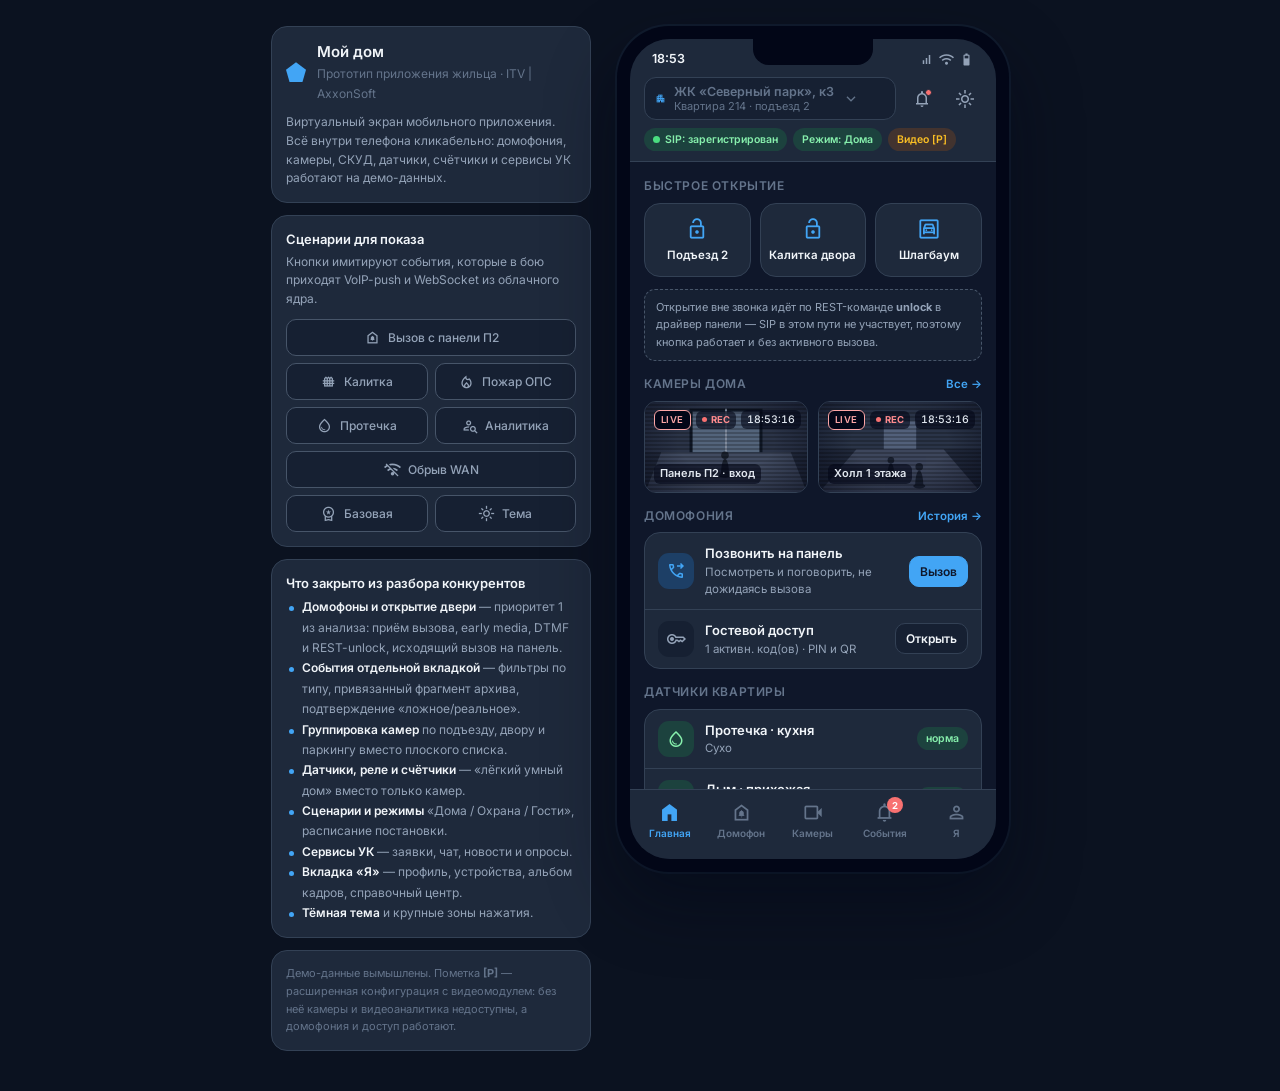
<file: prototypes/mobil_app.html>
<!DOCTYPE html>
<html lang="ru" data-theme="dark">
<head>
<meta charset="utf-8">
<meta name="viewport" content="width=device-width, initial-scale=1">
<title>Экосистема управления МКД — мобильное приложение жильца | ITV | AxxonSoft</title>
<link rel="stylesheet" href="https://fonts.googleapis.com/css2?family=Inter:opsz@14..32&display=swap">
<link rel="stylesheet" href="https://fonts.googleapis.com/css2?family=Material+Symbols+Outlined:opsz,wght,FILL,GRAD@20..48,100..700,0..1,-50..200">
<style>
/* ============================================================
   Мобильное приложение жильца МКД — прототип виртуального экрана
   ITV | AxxonSoft

   Палитра и типографика — как в АРМ оператора (prototypes/operator),
   чтобы продукты читались одной линейкой.
   ============================================================ */

:root,
[data-theme="light"]{
  --font:"Inter",-apple-system,BlinkMacSystemFont,sans-serif;
  --bg:#f1f5f9;
  --panel:#ffffff;
  --panel-2:#f8fafc;
  --stroke:#e2e8f0;
  --stroke-2:#cbd5e1;
  --text:#1e293b;
  --muted:#64748b;
  --faint:#94a3b8;
  --accent:#1976d2;
  --accent-dim:#e3f2fd;
  --accent-ring:rgba(25,118,210,.12);
  --on-accent:#ffffff;
  --ok:#16a34a;
  --warn:#d97706;
  --crit:#dc2626;
  --info:#1976d2;
  --ext:#b45309;
  --hover:#f1f5f9;
  --ok-bg:#dcfce7;
  --ok-text:#15803d;
  --warn-bg:#fff7ed;
  --warn-text:#c2410c;
  --crit-bg:#fee2e2;
  --crit-text:#dc2626;
  --ext-bg:#fef3c7;
  --overlay:rgba(15,23,42,.42);
  --input-bg:#ffffff;
  --video-bg:#0f172a;
  --cam-scan:rgba(0,0,0,.16);
  --hud:#e2e8f0;
  --tag-bg:#0f172a;
  --tag-border:#475569;
  --stage-bg:#e2e8f0;
  --shell:#0f172a;
  --shell-2:#1e293b;
  --radius:16px;
  --radius-sm:12px;
  color-scheme:light;
}

[data-theme="dark"]{
  --bg:#0f172a;
  --panel:#1e293b;
  --panel-2:#162032;
  --stroke:#334155;
  --stroke-2:#475569;
  --text:#f1f5f9;
  --muted:#94a3b8;
  --faint:#64748b;
  --accent:#42a5f5;
  --accent-dim:rgba(25,118,210,.28);
  --accent-ring:rgba(66,165,245,.18);
  --on-accent:#0f172a;
  --ok:#4ade80;
  --warn:#fbbf24;
  --crit:#f87171;
  --info:#42a5f5;
  --ext:#fbbf24;
  --hover:#334155;
  --ok-bg:rgba(22,163,74,.2);
  --ok-text:#86efac;
  --warn-bg:rgba(194,65,12,.22);
  --warn-text:#fdba74;
  --crit-bg:rgba(220,38,38,.2);
  --crit-text:#fca5a5;
  --ext-bg:rgba(180,83,9,.24);
  --overlay:rgba(2,6,23,.66);
  --input-bg:#0b1220;
  --video-bg:#020617;
  --cam-scan:rgba(0,0,0,.22);
  --hud:#e2e8f0;
  --tag-bg:#020617;
  --tag-border:#475569;
  --stage-bg:#0b1220;
  --shell:#020617;
  --shell-2:#111c2e;
  color-scheme:dark;
}

*{box-sizing:border-box;margin:0;padding:0}
body{
  font-family:var(--font);font-size:14px;line-height:1.45;
  background:var(--stage-bg);color:var(--text);
  -webkit-font-smoothing:antialiased;min-height:100vh;
}
button,input,select{font-family:inherit;font-size:inherit;color:inherit}
button{cursor:pointer;background:none;border:none}
input{background:var(--input-bg);border:1px solid var(--stroke);border-radius:10px;padding:9px 11px;color:var(--text);width:100%}
input:focus{outline:2px solid var(--accent-ring);border-color:var(--accent)}
.material-symbols-outlined{font-variation-settings:'FILL' 0,'wght' 400,'GRAD' 0,'opsz' 20;font-size:20px;line-height:1;user-select:none}
[hidden]{display:none!important}
::-webkit-scrollbar{width:0;height:0}

/* ---------- Сцена: телефон + демо-панель ---------- */
.stage{display:flex;gap:26px;align-items:flex-start;justify-content:center;padding:26px 20px 40px;flex-wrap:wrap}
.rail{width:320px;flex:0 0 320px;display:flex;flex-direction:column;gap:12px}
.rail-card{background:var(--panel);border:1px solid var(--stroke);border-radius:var(--radius);padding:14px}
.rail-card h2{font-size:13px;font-weight:600;margin-bottom:4px}
.rail-card p{font-size:12px;color:var(--muted);line-height:1.55}
.rail-brand{display:flex;align-items:center;gap:11px;margin-bottom:10px}
.brand-mark{width:20px;height:20px;flex:0 0 20px;background:var(--accent);clip-path:polygon(50% 0,100% 38%,82% 100%,18% 100%,0 38%)}
.rail-brand strong{font-size:15px;font-weight:600;display:block}
.rail-brand span{font-size:12px;color:var(--faint)}
.rail-btns{display:grid;grid-template-columns:1fr 1fr;gap:7px;margin-top:11px}
.rail-btns .wide{grid-column:1/-1}
.dbtn{
  display:flex;align-items:center;gap:7px;justify-content:center;text-align:center;
  border:1px solid var(--stroke-2);border-radius:10px;padding:9px 8px;
  font-size:12px;font-weight:500;color:var(--muted);background:var(--panel-2);transition:.14s;
}
.dbtn:hover{border-color:var(--accent);color:var(--accent);background:var(--accent-dim)}
.dbtn .material-symbols-outlined{font-size:17px}
.rail ul{list-style:none;font-size:12px;color:var(--muted);line-height:1.7}
.rail ul li{padding-left:16px;position:relative}
.rail ul li::before{content:"";position:absolute;left:3px;top:9px;width:5px;height:5px;border-radius:50%;background:var(--accent)}
.rail ul li b{color:var(--text);font-weight:600}
.rail-foot{font-size:11px;color:var(--faint);line-height:1.6}

/* ---------- Корпус телефона ---------- */
.phone{
  position:relative;width:392px;height:846px;flex:0 0 392px;
  background:var(--shell);border-radius:52px;padding:13px;
  box-shadow:0 30px 70px rgba(2,6,23,.45),0 0 0 2px var(--shell-2);
}
.screen{
  position:relative;height:100%;border-radius:40px;overflow:hidden;background:var(--bg);
  display:grid;grid-template-rows:auto auto minmax(0,1fr) auto;
}
.notch{
  position:absolute;top:13px;left:50%;transform:translateX(-50%);
  width:120px;height:26px;background:var(--shell);border-radius:0 0 16px 16px;z-index:30;
}

/* ---------- Системная строка ---------- */
.sysbar{
  display:flex;align-items:center;justify-content:space-between;
  padding:11px 22px 5px;font-size:12.5px;font-weight:600;color:var(--text);background:var(--panel);
}
.sysbar .icons{display:flex;align-items:center;gap:5px;color:var(--muted)}
.sysbar .material-symbols-outlined{font-size:15px}

/* ---------- Шапка приложения ---------- */
.apptop{background:var(--panel);border-bottom:1px solid var(--stroke);padding:4px 14px 10px}
.apptop .r1{display:flex;align-items:center;gap:9px}
.obj{
  flex:1;min-width:0;display:flex;align-items:center;gap:8px;
  background:var(--panel-2);border:1px solid var(--stroke);border-radius:12px;padding:6px 10px;text-align:left;
}
.obj .t{min-width:0}
.obj strong{display:block;font-size:12.5px;font-weight:600;white-space:nowrap;overflow:hidden;text-overflow:ellipsis}
.obj span{display:block;font-size:11px;color:var(--faint)}
.icon-btn{
  width:34px;height:34px;flex:0 0 34px;border-radius:11px;display:grid;place-items:center;
  color:var(--muted);border:1px solid transparent;position:relative;
}
.icon-btn:hover{background:var(--hover);color:var(--text)}
.icon-btn .dot{position:absolute;top:6px;right:6px;width:7px;height:7px;border-radius:50%;background:var(--crit);border:1.5px solid var(--panel)}
.statusline{display:flex;align-items:center;gap:6px;margin-top:8px;flex-wrap:wrap}

/* ---------- Общие элементы ---------- */
.chip{
  display:inline-flex;align-items:center;gap:5px;padding:3px 8px;border-radius:50px;
  font-size:10.5px;font-weight:600;background:var(--panel-2);border:1px solid var(--stroke);color:var(--muted);white-space:nowrap;
}
.chip.ok{background:var(--ok-bg);color:var(--ok-text);border-color:transparent}
.chip.warn{background:var(--warn-bg);color:var(--warn-text);border-color:transparent}
.chip.crit{background:var(--crit-bg);color:var(--crit-text);border-color:transparent}
.chip.acc{background:var(--accent-dim);color:var(--accent);border-color:transparent}
.chip.ext{background:var(--ext-bg);color:var(--ext);border-color:transparent}
.sd{width:7px;height:7px;border-radius:50%;background:var(--muted);flex:0 0 7px}
.sd.ok{background:var(--ok)}
.sd.warn{background:var(--warn)}
.sd.crit{background:var(--crit);animation:pulse 1.4s infinite}
@keyframes pulse{0%,100%{opacity:1}50%{opacity:.25}}

.scroll{overflow-y:auto;overflow-x:hidden;padding:13px 14px 22px;background:var(--bg)}
.tab{display:none;flex-direction:column;gap:12px}
.tab.on{display:flex}
.sect{display:flex;align-items:center;gap:8px;margin:2px 0 -4px}
.sect h3{font-size:12px;font-weight:600;text-transform:uppercase;letter-spacing:.6px;color:var(--faint)}
.sect .spacer{flex:1}
.sect button{font-size:11.5px;font-weight:600;color:var(--accent)}

.card{background:var(--panel);border:1px solid var(--stroke);border-radius:var(--radius);overflow:hidden}
.card-b{padding:13px}
.card-h{display:flex;align-items:center;gap:9px;padding:11px 13px;border-bottom:1px solid var(--stroke)}
.card-h h4{font-size:13px;font-weight:600}
.card-h .spacer{flex:1}

.btn{
  display:inline-flex;align-items:center;justify-content:center;gap:7px;
  padding:11px 14px;border-radius:12px;font-size:13px;font-weight:600;
  background:var(--panel-2);border:1px solid var(--stroke);color:var(--text);transition:.14s;
}
.btn:hover{border-color:var(--stroke-2)}
.btn.primary{background:var(--accent);border-color:var(--accent);color:var(--on-accent)}
.btn.ok{background:var(--ok);border-color:var(--ok);color:#04150c}
.btn.danger{background:var(--crit);border-color:var(--crit);color:#fff}
.btn.ghost{background:transparent}
.btn.sm{padding:7px 10px;font-size:12px;border-radius:10px}
.btn.wide{width:100%}
.btn[disabled]{opacity:.45;cursor:not-allowed}
.btn .material-symbols-outlined{font-size:18px}

.row{display:flex;align-items:center;gap:11px;padding:11px 13px;border-bottom:1px solid var(--stroke)}
.row:last-child{border-bottom:none}
.row .ic{
  width:36px;height:36px;flex:0 0 36px;border-radius:11px;display:grid;place-items:center;
  background:var(--panel-2);color:var(--muted);
}
.row .ic.acc{background:var(--accent-dim);color:var(--accent)}
.row .ic.ok{background:var(--ok-bg);color:var(--ok-text)}
.row .ic.warn{background:var(--warn-bg);color:var(--warn-text)}
.row .ic.crit{background:var(--crit-bg);color:var(--crit-text)}
.row .bd{flex:1;min-width:0}
.row .bd b{display:block;font-size:13px;font-weight:600}
.row .bd span{display:block;font-size:11.5px;color:var(--muted);margin-top:1px}
.row .bd .t-mono{font-variant-numeric:tabular-nums}

.grid2{display:grid;grid-template-columns:1fr 1fr;gap:10px}
.grid3{display:grid;grid-template-columns:repeat(3,1fr);gap:9px}

.quick{
  display:flex;flex-direction:column;align-items:center;gap:7px;padding:13px 6px;
  background:var(--panel);border:1px solid var(--stroke);border-radius:var(--radius);
  font-size:11.5px;font-weight:600;line-height:1.3;text-align:center;color:var(--text);transition:.14s;
}
.quick:hover{border-color:var(--accent);background:var(--accent-dim);color:var(--accent)}
.quick .material-symbols-outlined{font-size:24px;color:var(--accent)}
.quick.busy{border-color:var(--ok);background:var(--ok-bg);color:var(--ok-text)}
.quick.busy .material-symbols-outlined{color:var(--ok-text)}

.sw{
  width:42px;height:24px;flex:0 0 42px;border-radius:14px;background:var(--stroke-2);position:relative;transition:.18s;
}
.sw i{position:absolute;top:3px;left:3px;width:18px;height:18px;border-radius:50%;background:#fff;transition:.18s}
.sw.on{background:var(--accent)}
.sw.on i{left:21px}

.fchips{display:flex;gap:6px;overflow-x:auto;padding-bottom:2px;margin:0 -14px;padding-left:14px;padding-right:14px}
.fchip{
  padding:6px 11px;border-radius:50px;font-size:11.5px;font-weight:600;white-space:nowrap;
  background:var(--panel);border:1px solid var(--stroke);color:var(--muted);
}
.fchip.on{background:var(--accent);border-color:var(--accent);color:var(--on-accent)}

.empty{padding:22px 14px;text-align:center;font-size:12px;color:var(--faint)}
.hr{height:1px;background:var(--stroke);margin:11px 0}
.note{
  font-size:11px;line-height:1.6;color:var(--muted);
  background:var(--panel-2);border:1px dashed var(--stroke-2);border-radius:11px;padding:9px 11px;
}

/* ---------- Видеотайлы ---------- */
.cam{position:relative;overflow:hidden;border-radius:var(--radius-sm);background:var(--video-bg);border:1px solid var(--stroke);aspect-ratio:16/9}
.cam.tall{aspect-ratio:3/4}
.cam-scene{position:absolute;inset:0;width:100%;height:100%;display:block}
.cam::after{
  content:"";position:absolute;inset:0;z-index:1;pointer-events:none;
  background:
    repeating-linear-gradient(0deg,transparent,transparent 2px,var(--cam-scan) 2px,var(--cam-scan) 4px),
    radial-gradient(ellipse at 50% 45%,transparent 42%,rgba(2,6,23,.55) 100%);
}
.cam-hud{position:absolute;inset:0;z-index:2;padding:8px 9px;display:flex;flex-direction:column;justify-content:space-between;pointer-events:none}
.cam-hud .top,.cam-hud .bot{display:flex;align-items:center;gap:5px}
.cam-hud b{font-size:11px;font-weight:600;color:var(--hud);background:rgba(2,6,23,.6);padding:2px 6px;border-radius:6px}
.cam-hud .ct{font-size:10.5px;font-weight:500;color:var(--hud);background:rgba(2,6,23,.6);padding:2px 6px;border-radius:6px;font-variant-numeric:tabular-nums;margin-left:auto}
.tag{
  font-size:9.5px;font-weight:600;letter-spacing:.4px;text-transform:uppercase;
  padding:2px 6px;border-radius:6px;background:var(--tag-bg);border:1px solid var(--tag-border);color:var(--hud);
}
.tag.live{color:#fca5a5;border-color:#fca5a5}
.cam .rec{display:inline-flex;align-items:center;gap:4px;font-size:9.5px;font-weight:700;color:#ff8b8e;background:rgba(2,6,23,.6);padding:2px 6px;border-radius:6px}
.cam .rec i{width:5px;height:5px;border-radius:50%;background:#f87171;animation:pulse 1.5s infinite}
.cam-lock{
  position:absolute;inset:0;z-index:3;display:none;place-items:center;text-align:center;padding:12px;
  background:rgba(2,6,23,.82);backdrop-filter:blur(2px);color:#e2e8f0;font-size:11px;line-height:1.5;
}
body.basic .cam-lock{display:grid}
body.basic .ext-only{display:none!important}
body.ext .basic-only{display:none!important}

/* ---------- Нижняя навигация ---------- */
.tabbar{
  display:grid;grid-template-columns:repeat(5,1fr);
  background:var(--panel);border-top:1px solid var(--stroke);padding:7px 4px 16px;
}
.tabbtn{display:flex;flex-direction:column;align-items:center;gap:3px;padding:4px 2px;color:var(--faint);font-size:10px;font-weight:600;position:relative}
.tabbtn.on{color:var(--accent)}
.tabbtn .material-symbols-outlined{font-size:23px}
.tabbtn.on .material-symbols-outlined{font-variation-settings:'FILL' 1}
.tabbtn .badge{
  position:absolute;top:0;right:50%;transform:translateX(18px);
  min-width:16px;height:16px;padding:0 4px;border-radius:9px;background:var(--crit);color:#fff;
  font-size:9.5px;font-weight:700;display:grid;place-items:center;
}

/* ---------- Слои поверх экрана ---------- */
.layer{position:absolute;inset:0;z-index:60;background:var(--bg);display:flex;flex-direction:column;transform:translateY(100%);transition:transform .26s ease;visibility:hidden}
.layer.on{transform:none;visibility:visible}
.layer-h{display:flex;align-items:center;gap:10px;padding:14px 14px 10px;border-bottom:1px solid var(--stroke);background:var(--panel)}
.layer-h h3{font-size:14px;font-weight:600;flex:1;min-width:0}
.layer-b{flex:1;min-height:0;overflow-y:auto;padding:13px 14px 20px;display:flex;flex-direction:column;gap:12px}

.backdrop{position:absolute;inset:0;z-index:70;background:var(--overlay);opacity:0;visibility:hidden;transition:.2s}
.backdrop.on{opacity:1;visibility:visible}
.sheet{
  position:absolute;left:0;right:0;bottom:0;z-index:80;background:var(--panel);
  border-radius:24px 24px 0 0;padding:8px 16px 24px;max-height:78%;overflow-y:auto;
  transform:translateY(102%);transition:transform .26s ease;
}
.sheet.on{transform:none}
.sheet .grip{width:38px;height:4px;border-radius:3px;background:var(--stroke-2);margin:4px auto 12px}
.sheet h3{font-size:15px;font-weight:600;margin-bottom:3px}
.sheet .sub{font-size:12px;color:var(--muted);margin-bottom:13px}

/* ---------- Экран вызова ---------- */
.call{position:absolute;inset:0;z-index:90;background:#060b16;color:#e8eef8;display:flex;flex-direction:column;transform:translateY(100%);transition:transform .26s ease;visibility:hidden}
.call.on{transform:none;visibility:visible}
.call-video{position:relative;flex:1;min-height:0;overflow:hidden;background:#020617;display:grid;place-items:center}
.call-video .cam{width:100%;aspect-ratio:4/3;border:0;border-radius:0}
.call-top{position:absolute;top:0;left:0;right:0;z-index:5;padding:38px 18px 18px;background:linear-gradient(180deg,rgba(2,6,23,.92),rgba(2,6,23,.55) 62%,transparent)}
.call-top .who{font-size:19px;font-weight:600;margin-top:8px}
.call-top .where{font-size:12.5px;color:#a8bad4;margin-top:3px}
.call-top .state{display:flex;align-items:center;gap:7px;font-size:11px;font-weight:600;color:#a8bad4}
.call-top .timer{font-variant-numeric:tabular-nums}
.call-bot{padding:14px 16px 22px;background:#060b16;border-top:1px solid rgba(148,163,184,.18)}
.call-actions{display:grid;grid-template-columns:repeat(3,1fr);gap:10px}
.cbtn{display:flex;flex-direction:column;align-items:center;gap:6px;font-size:10.5px;font-weight:600;color:#cbd5e1}
.cbtn .circle{width:56px;height:56px;border-radius:50%;display:grid;place-items:center;background:rgba(148,163,184,.16);color:#e8eef8;transition:.15s}
.cbtn .circle .material-symbols-outlined{font-size:25px}
.cbtn:hover .circle{background:rgba(148,163,184,.28)}
.cbtn.on .circle{background:#e8eef8;color:#0f172a}
.cbtn.answer .circle{background:#16a34a;color:#fff}
.cbtn.decline .circle{background:#dc2626;color:#fff}
.cbtn.unlock .circle{background:#1976d2;color:#fff}
.cbtn[disabled]{opacity:.4;pointer-events:none}
.dtmf{display:grid;grid-template-columns:repeat(3,1fr);gap:8px;margin-top:12px}
.dtmf button{padding:12px 0;border-radius:12px;background:rgba(148,163,184,.14);font-size:16px;font-weight:600;color:#e8eef8}
.dtmf button:hover{background:rgba(148,163,184,.26)}

/* ---------- Тосты ---------- */
.toasts{position:absolute;top:56px;left:12px;right:12px;z-index:120;display:flex;flex-direction:column;gap:8px;pointer-events:none}
.toast{
  background:var(--panel);border:1px solid var(--stroke);border-left:3px solid var(--accent);
  border-radius:12px;padding:9px 12px;box-shadow:0 12px 30px rgba(2,6,23,.3);animation:drop .22s ease;
}
.toast.ok{border-left-color:var(--ok)}
.toast.warn{border-left-color:var(--warn)}
.toast.err{border-left-color:var(--crit)}
.toast b{display:block;font-size:12.5px;font-weight:600}
.toast span{display:block;font-size:11.5px;color:var(--muted);margin-top:1px;line-height:1.45}
@keyframes drop{from{opacity:0;transform:translateY(-10px)}to{opacity:1;transform:none}}

/* ---------- Прочее ---------- */
.timeline{position:relative;height:44px;border-radius:10px;background:var(--panel-2);border:1px solid var(--stroke);overflow:hidden;cursor:pointer}
.timeline .fill{position:absolute;top:0;bottom:0;left:0;background:var(--accent-dim)}
.timeline .cursor{position:absolute;top:0;bottom:0;width:2px;background:var(--accent)}
.timeline .mk{position:absolute;top:6px;width:3px;height:14px;border-radius:2px;background:var(--warn)}
.timeline .mk.crit{background:var(--crit)}
.timeline .lbl{position:absolute;bottom:4px;left:7px;font-size:10px;color:var(--faint)}
.timeline .lbl.r{left:auto;right:7px}

.meter-in{display:flex;align-items:center;gap:9px}
.meter-in input{flex:1;font-variant-numeric:tabular-nums}
.qr{background:#fff;border-radius:12px;padding:10px;width:150px;margin:0 auto}
.qr svg{display:block;width:100%;height:auto}

.wan-banner{padding:8px 14px;font-size:11.5px;font-weight:600;background:var(--warn-bg);color:var(--warn-text);text-align:center;display:none}
body.wan-down .wan-banner{display:block}

@media (max-width:900px){
  .stage{padding:0;gap:0}
  .phone{width:100vw;height:100dvh;flex:1 1 100%;border-radius:0;padding:0;box-shadow:none}
  .screen{border-radius:0}
  .notch{display:none}
  .rail{width:100%;flex:1 1 100%;padding:16px;order:2}
}
</style>
</head>
<body class="ext">

<div class="stage">

  <!-- ======================= ДЕМО-ПАНЕЛЬ ======================= -->
  <aside class="rail">
    <div class="rail-card">
      <div class="rail-brand">
        <span class="brand-mark"></span>
        <div>
          <strong>Мой дом</strong>
          <span>Прототип приложения жильца · ITV | AxxonSoft</span>
        </div>
      </div>
      <p>Виртуальный экран мобильного приложения. Всё внутри телефона кликабельно: домофония, камеры, СКУД, датчики, счётчики и сервисы УК работают на демо-данных.</p>
    </div>

    <div class="rail-card">
      <h2>Сценарии для показа</h2>
      <p>Кнопки имитируют события, которые в бою приходят VoIP-push и WebSocket из облачного ядра.</p>
      <div class="rail-btns">
        <button class="dbtn wide" data-demo="callP2"><span class="material-symbols-outlined">doorbell</span>Вызов с панели П2</button>
        <button class="dbtn" data-demo="callGate"><span class="material-symbols-outlined">fence</span>Калитка</button>
        <button class="dbtn" data-demo="fire"><span class="material-symbols-outlined">local_fire_department</span>Пожар ОПС</button>
        <button class="dbtn" data-demo="leak"><span class="material-symbols-outlined">water_drop</span>Протечка</button>
        <button class="dbtn" data-demo="analytic"><span class="material-symbols-outlined">person_search</span>Аналитика</button>
        <button class="dbtn wide" data-demo="wan"><span class="material-symbols-outlined">wifi_off</span><span id="wanLabel">Обрыв WAN</span></button>
        <button class="dbtn" data-demo="cfg"><span class="material-symbols-outlined">workspace_premium</span><span id="cfgLabel">Базовая</span></button>
        <button class="dbtn" data-demo="theme"><span class="material-symbols-outlined">light_mode</span>Тема</button>
      </div>
    </div>

    <div class="rail-card">
      <h2>Что закрыто из разбора конкурентов</h2>
      <ul>
        <li><b>Домофоны и открытие двери</b> — приоритет 1 из анализа: приём вызова, early media, DTMF и REST-unlock, исходящий вызов на панель.</li>
        <li><b>События отдельной вкладкой</b> — фильтры по типу, привязанный фрагмент архива, подтверждение «ложное/реальное».</li>
        <li><b>Группировка камер</b> по подъезду, двору и паркингу вместо плоского списка.</li>
        <li><b>Датчики, реле и счётчики</b> — «лёгкий умный дом» вместо только камер.</li>
        <li><b>Сценарии и режимы</b> «Дома / Охрана / Гости», расписание постановки.</li>
        <li><b>Сервисы УК</b> — заявки, чат, новости и опросы.</li>
        <li><b>Вкладка «Я»</b> — профиль, устройства, альбом кадров, справочный центр.</li>
        <li><b>Тёмная тема</b> и крупные зоны нажатия.</li>
      </ul>
    </div>

    <div class="rail-card rail-foot">
      Демо-данные вымышлены. Пометка <b>[Р]</b> — расширенная конфигурация с видеомодулем: без неё камеры и видеоаналитика недоступны, а домофония и доступ работают.
    </div>
  </aside>

  <!-- ======================= ТЕЛЕФОН ======================= -->
  <div class="phone">
    <div class="notch"></div>
    <div class="screen" id="screen">

      <div class="sysbar">
        <span id="sysTime">10:14</span>
        <span class="icons">
          <span class="material-symbols-outlined">signal_cellular_alt</span>
          <span class="material-symbols-outlined" id="sysWifi">wifi</span>
          <span class="material-symbols-outlined">battery_5_bar</span>
        </span>
      </div>

      <header class="apptop">
        <div class="r1">
          <button class="obj" data-act="objects">
            <span class="material-symbols-outlined" style="color:var(--accent)">apartment</span>
            <span class="t">
              <strong id="objName">ЖК «Северный парк», к3</strong>
              <span id="objFlat">Квартира 214 · подъезд 2</span>
            </span>
            <span class="material-symbols-outlined" style="font-size:18px;color:var(--faint)">expand_more</span>
          </button>
          <button class="icon-btn" data-act="tab" data-arg="events" title="Уведомления">
            <span class="material-symbols-outlined">notifications</span>
            <span class="dot" id="bellDot"></span>
          </button>
          <button class="icon-btn" data-act="theme" title="Тема">
            <span class="material-symbols-outlined" id="themeIcon">light_mode</span>
          </button>
        </div>
        <div class="statusline" id="statusLine"></div>
      </header>

      <div class="wan-banner">Нет связи с облаком · работает локальный контур дома</div>

      <main class="scroll" id="scroll">
        <section class="tab on" id="tab-home"></section>
        <section class="tab" id="tab-intercom"></section>
        <section class="tab" id="tab-cams"></section>
        <section class="tab" id="tab-events"></section>
        <section class="tab" id="tab-more"></section>
      </main>

      <nav class="tabbar">
        <button class="tabbtn on" data-act="tab" data-arg="home"><span class="material-symbols-outlined">home</span>Главная</button>
        <button class="tabbtn" data-act="tab" data-arg="intercom"><span class="material-symbols-outlined">doorbell</span>Домофон</button>
        <button class="tabbtn" data-act="tab" data-arg="cams"><span class="material-symbols-outlined">videocam</span>Камеры</button>
        <button class="tabbtn" data-act="tab" data-arg="events"><span class="material-symbols-outlined">notifications</span>События<span class="badge" id="tabBadge" hidden>0</span></button>
        <button class="tabbtn" data-act="tab" data-arg="more"><span class="material-symbols-outlined">person</span>Я</button>
      </nav>

      <!-- слои -->
      <div class="layer" id="layer">
        <div class="layer-h">
          <button class="icon-btn" data-act="closeLayer"><span class="material-symbols-outlined">arrow_back</span></button>
          <h3 id="layerTitle">—</h3>
          <div id="layerTools"></div>
        </div>
        <div class="layer-b" id="layerBody"></div>
      </div>

      <div class="backdrop" id="backdrop" data-act="closeSheet"></div>
      <div class="sheet" id="sheet"><div class="grip"></div><div id="sheetBody"></div></div>

      <div class="call" id="call"></div>
      <div class="toasts" id="toasts"></div>
    </div>
  </div>
</div>

<script>
/* =========================================================
   Мобильное приложение жильца — демо-логика прототипа
   ========================================================= */

const pad = n => String(n).padStart(2,'0');
const now = () => new Date();
const hhmm = d => pad(d.getHours())+':'+pad(d.getMinutes());
const hhmmss = d => hhmm(d)+':'+pad(d.getSeconds());
const mmss = s => pad(Math.floor(s/60))+':'+pad(s%60);
const esc = s => String(s).replace(/&/g,'&amp;').replace(/</g,'&lt;').replace(/>/g,'&gt;');
const $ = id => document.getElementById(id);

/* ---------- Векторные сцены камер (как в АРМ оператора) ---------- */
const SCENES={
  entrance:`<rect width="320" height="180" fill="#232b3d"/><rect width="320" height="100" fill="#2b3448"/><polygon points="0,180 320,180 288,100 32,100" fill="#414b61"/><rect x="88" y="14" width="144" height="86" fill="#0f1725"/><g fill="#a6c2e4" opacity=".45"><rect x="94" y="20" width="64" height="80"/><rect x="162" y="20" width="64" height="80"/></g><g stroke="#c9d8ee" stroke-width="3" opacity=".8"><line x1="160" y1="14" x2="160" y2="100"/></g><g fill="#141a26" opacity=".85"><ellipse cx="158" cy="146" rx="12" ry="4.5"/><path d="M150 146c0-21 4-33 8-33s8 12 8 33z"/><circle cx="158" cy="106" r="7.5"/></g>`,
  hall:`<rect width="320" height="180" fill="#20283a"/><rect width="320" height="94" fill="#2a3448"/><polygon points="0,180 320,180 246,94 74,94" fill="#3d465c"/><rect x="128" y="38" width="64" height="56" fill="#8fa3c6" opacity=".4"/><g fill="#131a28" opacity=".85"><ellipse cx="142" cy="150" rx="11" ry="4"/><path d="M135 150c0-17 3.5-28 7-28s7 11 7 28z"/><circle cx="142" cy="116" r="6.5"/><ellipse cx="198" cy="167" rx="12" ry="4.5"/><path d="M190 167c0-19 4-31 8-31s8 12 8 31z"/><circle cx="198" cy="129" r="7.5"/></g>`,
  corridor:`<rect width="320" height="180" fill="#283145"/><polygon points="118,54 202,54 202,126 118,126" fill="#161d2b"/><polygon points="0,0 118,54 118,126 0,180" fill="#38425a"/><polygon points="320,0 202,54 202,126 320,180" fill="#333c53"/><polygon points="0,180 320,180 202,126 118,126" fill="#454f68"/><g fill="#b04a5a" opacity=".85"><polygon points="202,58 250,36 250,146 202,124"/></g><g fill="#131a28" opacity=".8"><path d="M154 128c0-15 2.5-24 6-24s6 9 6 24z"/><circle cx="160" cy="99" r="5.5"/></g>`,
  gate:`<rect width="320" height="180" fill="#1e2534"/><rect width="320" height="104" fill="#28303f"/><polygon points="0,180 320,180 288,104 32,104" fill="#3b4252"/><rect x="84" y="18" width="152" height="86" fill="#4a5364"/><g stroke="#38404f" stroke-width="3"><line x1="84" y1="30" x2="236" y2="30"/><line x1="84" y1="58" x2="236" y2="58"/><line x1="84" y1="86" x2="236" y2="86"/></g><g fill="#d9a13a" opacity=".75"><rect x="30" y="112" width="260" height="4"/></g><g fill="#141a26" opacity=".85"><path d="M188 150c0-20 4-32 8-32s8 12 8 32z"/><circle cx="196" cy="112" r="7"/></g>`,
  barrier:`<rect width="320" height="180" fill="#5b7290"/><rect width="320" height="72" fill="#7d9bbd"/><polygon points="0,180 320,180 296,78 24,78" fill="#3f4653"/><g stroke="#e8eef8" stroke-width="4" stroke-dasharray="16 14" opacity=".8"><line x1="160" y1="78" x2="160" y2="180"/></g><g><rect x="100" y="58" width="120" height="8" rx="4" fill="#e8443c"/></g><g fill="#2a3140"><rect x="176" y="96" width="96" height="42" rx="6"/><rect x="192" y="80" width="64" height="22" rx="5"/></g><g fill="#151b26"><circle cx="198" cy="140" r="10"/><circle cx="252" cy="140" r="10"/></g>`,
  checkpoint:`<rect width="320" height="180" fill="#222a3c"/><rect width="320" height="84" fill="#2b3448"/><polygon points="0,180 320,180 272,84 48,84" fill="#414b61"/><rect x="18" y="16" width="104" height="68" fill="#1a2334"/><rect x="26" y="24" width="88" height="52" fill="#7d93b8" opacity=".45"/><g fill="#8ff0c0" opacity=".85"><circle cx="101" cy="92" r="4"/></g><g fill="#141a26" opacity=".9"><path d="M154 150c0-21 4-33 8-33s8 12 8 33z"/><circle cx="162" cy="110" r="7.5"/></g>`,
  server:`<rect width="320" height="180" fill="#131a28"/><polygon points="0,180 320,180 250,84 70,84" fill="#232b3c"/><g fill="#0d131d"><rect x="6" y="40" width="58" height="130"/><rect x="256" y="40" width="58" height="130"/></g><g fill="#3ddc84" opacity=".85"><rect x="12" y="50" width="14" height="4"/><rect x="12" y="74" width="10" height="4"/><rect x="12" y="122" width="14" height="4"/><rect x="288" y="52" width="18" height="4"/><rect x="288" y="104" width="20" height="4"/></g>`,
  dock:`<rect width="320" height="180" fill="#1a2130"/><rect width="320" height="96" fill="#101724"/><polygon points="0,180 320,180 300,96 20,96" fill="#39414f"/><rect x="96" y="14" width="150" height="96" rx="4" fill="#54606f"/><g fill="#d9a13a"><rect x="96" y="110" width="150" height="6"/></g><g fill="#141a26" opacity=".9"><path d="M256 152c0-21 4-33 8-33s8 12 8 33z"/><circle cx="264" cy="113" r="7"/></g>`,
  yard:`<rect width="320" height="180" fill="#1c2434"/><rect width="320" height="22" fill="#141b28"/><rect x="20" y="22" width="280" height="76" fill="#0b111d"/><g fill="#4a7f5a"><ellipse cx="80" cy="86" rx="28" ry="16"/><ellipse cx="240" cy="80" rx="36" ry="18"/></g><polygon points="0,180 320,180 304,104 16,104" fill="#39435a"/><g fill="#1a2333"><path d="M79 142c0-27 4-42 8-42s8 15 8 42z"/><circle cx="87" cy="95" r="8"/></g>`
};

/* ---------- Камеры и их группировка ---------- */
const CAMERAS={
  'cam-p2':   {name:'Панель П2 · вход',    scene:'entrance',  grp:'Мой подъезд', res:'H.264 · 1920×1080'},
  'cam-hall': {name:'Холл 1 этажа',        scene:'hall',      grp:'Мой подъезд', res:'H.264 · 1280×720'},
  'cam-f7':   {name:'Холл 7 этажа',        scene:'corridor',  grp:'Мой подъезд', res:'H.264 · 1920×1080'},
  'cam-gate': {name:'Калитка двора',       scene:'gate',      grp:'Двор',        res:'H.264 · 1920×1080'},
  'cam-yard': {name:'Детская площадка',    scene:'yard',      grp:'Двор',        res:'H.265 · 2560×1440'},
  'cam-kpp':  {name:'КПП двора',           scene:'checkpoint',grp:'Двор',        res:'H.264 · 1920×1080'},
  'cam-park': {name:'Въезд на паркинг',    scene:'barrier',   grp:'Паркинг',     res:'H.264 · 1920×1080'},
  'cam-ramp': {name:'Рампа −1',            scene:'dock',      grp:'Паркинг',     res:'H.264 · 1920×1080'}
};
const CAM_IDS=Object.keys(CAMERAS);

/* ---------- Панели домофонии (SIP-агенты ядра) ---------- */
const PANELS=[
  {id:'panel-p2',  name:'Подъезд 2 · входная дверь', sip:'panel2@integrator-7', cam:'cam-p2',   dev:'BEWARD DKS15120', online:true},
  {id:'gate-k1',   name:'Калитка двора',             sip:'gate1@integrator-7',  cam:'cam-gate', dev:'Fanvil i32',      online:true},
  {id:'entry-v1',  name:'Въезд на паркинг',          sip:'entry1@integrator-7', cam:'cam-park', dev:'BAS-IP AV-01',    online:true},
  {id:'concierge', name:'Консьерж подъезда 2',       sip:'concierge2@integrator-7', cam:'cam-hall', dev:'Планшет SIP', online:true},
  {id:'dispatch',  name:'Диспетчер УК · круглосуточно', sip:'dispatcher@integrator-7', cam:null,  dev:'АРМ оператора', online:true}
];

/* ---------- Точки доступа (СКУД) ---------- */
const DOORS=[
  {id:'door-p2',   name:'Подъезд 2 · входная дверь', how:'HTTP/CGI · драйвер BEWARD',  cam:'cam-p2',   local:true,  fav:true},
  {id:'door-gate', name:'Калитка двора',             how:'HTTP API · драйвер Fanvil',  cam:'cam-gate', local:true,  fav:true},
  {id:'door-bar',  name:'Шлагбаум · въезд',          how:'Реле контроллера',           cam:'cam-park', local:false, fav:true},
  {id:'door-f7',   name:'Тамбур 7 этажа',            how:'ACFA · Болид С2000-2',       cam:'cam-f7',   local:false, fav:false},
  {id:'door-park', name:'Дверь в паркинг −1',        how:'ACFA · Болид С2000-2',       cam:'cam-ramp', local:false, fav:false}
];

/* ---------- Датчики и реле («лёгкий умный дом») ---------- */
let DEVICES=[
  {id:'leak-kitchen', kind:'sensor', name:'Протечка · кухня',        state:'Сухо',    st:'ok',   ic:'water_drop'},
  {id:'smoke-hall',   kind:'sensor', name:'Дым · прихожая',          state:'Норма',   st:'ok',   ic:'detector_smoke'},
  {id:'door-flat',    kind:'sensor', name:'Открытие входной двери',  state:'Закрыта', st:'ok',   ic:'sensor_door'},
  {id:'relay-light',  kind:'relay',  name:'Свет в прихожей',         on:false,        ic:'lightbulb'},
  {id:'relay-socket', kind:'relay',  name:'Розетка · бойлер',        on:true,         ic:'power'}
];

/* ---------- Счётчики ---------- */
let METERS=[
  {id:'hvs', name:'ХВС · холодная вода', unit:'м³',   last:'123.4', sent:false},
  {id:'gvs', name:'ГВС · горячая вода',  unit:'м³',   last:'87.2',  sent:false},
  {id:'el',  name:'Электроэнергия',      unit:'кВт·ч',last:'6421',  sent:false}
];

/* ---------- Гостевые коды ---------- */
let GUESTS=[
  {id:'g1', code:'7734', kind:'PIN', who:'Курьер · продукты', doors:'Подъезд 2', left:28*60, uses:1}
];

/* ---------- История вызовов ---------- */
let CALLS=[
  {t:'09:41:12', panel:'Подъезд 2 · входная дверь', res:'answered', note:'Отвечен, дверь открыта', dur:'00:38', cam:'cam-p2'},
  {t:'08:57:03', panel:'Калитка двора',             res:'missed',   note:'Пропущен · 30 с',        dur:'00:30', cam:'cam-gate'},
  {t:'Вчера 19:22', panel:'Подъезд 2 · входная дверь', res:'answered', note:'Отвечен',             dur:'00:44', cam:'cam-p2'},
  {t:'Вчера 14:05', panel:'Въезд на паркинг',       res:'outgoing', note:'Исходящий на панель',    dur:'00:12', cam:'cam-park'}
];

/* ---------- События ---------- */
const EV_KIND={
  intercom:{n:'Домофон',   ic:'doorbell',                cls:'acc'},
  access:  {n:'Доступ',    ic:'lock_open',               cls:'ok'},
  fire:    {n:'ОПС',       ic:'local_fire_department',   cls:'crit'},
  video:   {n:'Видео',     ic:'person_search',           cls:'acc'},
  utility: {n:'Инженерия', ic:'water_drop',              cls:'warn'},
  parking: {n:'Паркинг',   ic:'directions_car',          cls:'acc'}
};
let EVENTS=[
  {id:1, kind:'intercom', t:'09:41:12', ttl:'Вызов с панели П2',        d:'Отвечен · дверь открыта из звонка (DTMF)', cam:'cam-p2',  archive:true},
  {id:2, kind:'access',   t:'09:38:20', ttl:'Дверь открыта',            d:'Подъезд 2 · из приложения (REST unlock)',  cam:'cam-p2',  archive:true},
  {id:3, kind:'video',    t:'09:12:44', ttl:'Человек в зоне · площадка',d:'Видеоаналитика · требуется подтверждение', cam:'cam-yard',archive:true, confirm:true},
  {id:4, kind:'parking',  t:'08:50:19', ttl:'Проезд разрешён',          d:'А123ВС 77 · белый список · ваше авто',     cam:'cam-park',archive:true},
  {id:5, kind:'access',   t:'08:31:07', ttl:'Проход по гостевому PIN',  d:'Курьер · подъезд 2 · код 7734',            cam:'cam-p2',  archive:true},
  {id:6, kind:'utility',  t:'Вчера 21:14', ttl:'Плановое отключение ГВС', d:'25 сентября 09:00–17:00 · стояк 3',      cam:null,      archive:false}
];
let evFilter='all', unread=2;

/* ---------- Сценарии и режимы ---------- */
let MODE='home';
let SCENARIOS=[
  {id:'s1', on:true,  ttl:'Ночной свет в прихожей',   d:'Если открыта входная дверь после 23:00 → включить реле света'},
  {id:'s2', on:true,  ttl:'Тревога при протечке',     d:'Если датчик протечки сработал → push мне и заявка в УК'},
  {id:'s3', on:false, ttl:'Охрана по расписанию',     d:'Будни 09:00–18:00 → режим «Охрана», уведомления о движении'},
  {id:'s4', on:true,  ttl:'Гость у калитки',          d:'Вызов с калитки без ответа 20 с → перевод на консьержа'}
];

/* ---------- Новости и заявки УК ---------- */
const NEWS=[
  {t:'Сегодня', ttl:'Плановое отключение ГВС 25 сентября', d:'С 09:00 до 17:00, стояк 3. Просьба закрыть краны.'},
  {t:'Вчера',   ttl:'Опрос: детская площадка',             d:'Выберите оборудование для площадки во дворе.', poll:true},
  {t:'22 сент', ttl:'Уборка паркинга',                     d:'Просьба освободить места 30–40 в субботу с 08:00.'}
];
let TICKETS=[
  {id:'4412', ttl:'Не работает лифт П2', st:'В работе', when:'сегодня 08:12'},
  {id:'4388', ttl:'Перегорела лампа на 7 этаже', st:'Выполнена', when:'22 сентября'}
];
let CHAT=[
  {me:false, txt:'Здравствуйте! Заявка 4412 передана в лифтовую службу, мастер будет до 14:00.', t:'09:02'},
  {me:true,  txt:'Спасибо, буду дома после 13:00.', t:'09:05'}
];

/* ---------- Состояние ---------- */
let state={
  tab:'home', theme:'dark', cfg:'ext', wan:true,
  call:null, callTimer:null, camView:null, archive:false, archivePos:.72,
  album:[]
};

/* =========================================================
   Утилиты отображения
   ========================================================= */
function toast(kind,title,text){
  const el=document.createElement('div');
  el.className='toast '+(kind||'');
  el.innerHTML='<b>'+esc(title)+'</b>'+(text?'<span>'+esc(text)+'</span>':'');
  $('toasts').appendChild(el);
  setTimeout(()=>{el.style.transition='opacity .3s,transform .3s';el.style.opacity='0';el.style.transform='translateY(-8px)';setTimeout(()=>el.remove(),320)},3600);
}

function camMarkup(id,opts){
  opts=opts||{};
  const c=CAMERAS[id]||{name:id,scene:'hall'};
  const scene=SCENES[c.scene]||SCENES.hall;
  const live=!opts.archive;
  const fit=opts.fit==='meet'?'xMidYMid meet':'xMidYMid slice';
  const hud=opts.nohud?'':'<div class="cam-hud">'
      +'<div class="top"><span class="tag'+(live?' live':'')+'">'+(live?'LIVE':'АРХИВ')+'</span>'
      +(opts.rec===false?'':'<span class="rec"><i></i>REC</span>')
      +'<span class="ct">'+(opts.time||hhmmss(now()))+'</span></div>'
      +'<div class="bot"><b>'+esc(c.name)+'</b></div>'
    +'</div>';
  return '<div class="cam'+(opts.cls?' '+opts.cls:'')+'"'+(opts.attr||'')+'>'
    +'<svg class="cam-scene" viewBox="0 0 320 180" preserveAspectRatio="'+fit+'" aria-hidden="true">'+scene+'</svg>'
    +hud
    +(opts.nolock?'':'<div class="cam-lock"><div><span class="material-symbols-outlined">lock</span><br>Видео доступно в расширенной конфигурации [Р]</div></div>')
    +'</div>';
}

function qrSvg(seed){
  let h=0; for(let i=0;i<seed.length;i++) h=(h*31+seed.charCodeAt(i))>>>0;
  const N=21, cells=[];
  const rnd=()=>{h^=h<<13;h>>>=0;h^=h>>17;h^=h<<5;h>>>=0;return h/4294967296};
  const finder=(x,y)=>(x<7&&y<7)||(x>N-8&&y<7)||(x<7&&y>N-8);
  for(let y=0;y<N;y++) for(let x=0;x<N;x++){
    let on;
    if(finder(x,y)){
      const fx=x<7?x:x-(N-7), fy=y<7?y:y-(N-7);
      const b=Math.max(Math.abs(fx-3),Math.abs(fy-3));
      on=(b!==2);
    } else on=rnd()>.52;
    if(on) cells.push('<rect x="'+x+'" y="'+y+'" width="1" height="1"/>');
  }
  return '<svg viewBox="0 0 '+N+' '+N+'" shape-rendering="crispEdges"><g fill="#0f172a">'+cells.join('')+'</g></svg>';
}

/* =========================================================
   Шапка и статусы
   ========================================================= */
function renderStatus(){
  const sip = state.wan
    ? '<span class="chip ok"><span class="sd ok"></span>SIP: зарегистрирован</span>'
    : '<span class="chip warn"><span class="sd warn"></span>Локальный контур дома</span>';
  const modeMap={home:['Дома','ok'],guard:['Охрана','acc'],guest:['Гости','warn']};
  const m=modeMap[MODE];
  const cfg = state.cfg==='ext'
    ? '<span class="chip ext">Видео [Р]</span>'
    : '<span class="chip">Базовая</span>';
  $('statusLine').innerHTML=sip
    +'<span class="chip '+m[1]+'">Режим: '+m[0]+'</span>'
    +cfg;
  $('sysWifi').textContent = state.wan?'wifi':'wifi_off';
  $('bellDot').hidden = unread===0;
  const b=$('tabBadge');
  b.hidden = unread===0;
  b.textContent = unread;
}

/* =========================================================
   Вкладка «Главная»
   ========================================================= */
function renderHome(){
  const favs=DOORS.filter(d=>d.fav);
  const alerts=EVENTS.filter(e=>e.kind==='fire'||e.kind==='utility'&&e.st==='crit');

  const quick=favs.map(d=>
    '<button class="quick" data-act="unlock" data-arg="'+d.id+'">'
    +'<span class="material-symbols-outlined">'+(d.id==='door-bar'?'garage':'lock_open')+'</span>'
    +esc(d.name.replace(' · входная дверь','').replace(' · въезд',''))+'</button>'
  ).join('');

  const camPreview = CAM_IDS.slice(0,2).map(id=>
    '<div data-act="openCam" data-arg="'+id+'">'+camMarkup(id)+'</div>').join('');

  const sensors=DEVICES.filter(d=>d.kind==='sensor').map(d=>
    '<div class="row">'
    +'<span class="ic '+(d.st==='ok'?'ok':'crit')+'"><span class="material-symbols-outlined">'+d.ic+'</span></span>'
    +'<span class="bd"><b>'+esc(d.name)+'</b><span>'+esc(d.state)+'</span></span>'
    +'<span class="chip '+(d.st==='ok'?'ok':'crit')+'">'+(d.st==='ok'?'норма':'тревога')+'</span>'
    +'</div>').join('');

  const relays=DEVICES.filter(d=>d.kind==='relay').map(d=>
    '<div class="row">'
    +'<span class="ic '+(d.on?'acc':'')+'"><span class="material-symbols-outlined">'+d.ic+'</span></span>'
    +'<span class="bd"><b>'+esc(d.name)+'</b><span>'+(d.on?'включено':'выключено')+'</span></span>'
    +'<button class="sw'+(d.on?' on':'')+'" data-act="relay" data-arg="'+d.id+'"><i></i></button>'
    +'</div>').join('');

  $('tab-home').innerHTML=
    (alerts.length?'<div class="card" style="border-color:var(--crit)"><div class="card-b" style="display:flex;gap:11px;align-items:flex-start">'
      +'<span class="material-symbols-outlined" style="color:var(--crit)">warning</span>'
      +'<div><b style="font-size:13px">'+esc(alerts[0].ttl)+'</b><div style="font-size:11.5px;color:var(--muted);margin-top:2px">'+esc(alerts[0].d)+'</div></div>'
      +'</div></div>':'')

    +'<div class="sect"><h3>Быстрое открытие</h3></div>'
    +'<div class="grid3">'+quick+'</div>'
    +'<div class="note">Открытие вне звонка идёт по REST-команде <b>unlock</b> в драйвер панели — SIP в этом пути не участвует, поэтому кнопка работает и без активного вызова.</div>'

    +'<div class="sect"><h3>Камеры дома</h3><div class="spacer"></div><button data-act="tab" data-arg="cams">Все →</button></div>'
    +'<div class="grid2">'+camPreview+'</div>'

    +'<div class="sect"><h3>Домофония</h3><div class="spacer"></div><button data-act="tab" data-arg="intercom">История →</button></div>'
    +'<div class="card">'
      +'<div class="row"><span class="ic acc"><span class="material-symbols-outlined">phone_forwarded</span></span>'
      +'<span class="bd"><b>Позвонить на панель</b><span>Посмотреть и поговорить, не дожидаясь вызова</span></span>'
      +'<button class="btn sm primary" data-act="dialList">Вызов</button></div>'
      +'<div class="row"><span class="ic"><span class="material-symbols-outlined">key</span></span>'
      +'<span class="bd"><b>Гостевой доступ</b><span>'+GUESTS.length+' активн. код(ов) · PIN и QR</span></span>'
      +'<button class="btn sm" data-act="guestList">Открыть</button></div>'
    +'</div>'

    +'<div class="sect"><h3>Датчики квартиры</h3></div>'
    +'<div class="card">'+sensors+'</div>'

    +'<div class="sect"><h3>Управление</h3></div>'
    +'<div class="card">'+relays+'</div>'

    +'<div class="sect"><h3>Счётчики</h3><div class="spacer"></div><button data-act="meters">Передать →</button></div>'
    +'<div class="card">'+METERS.map(m=>
        '<div class="row"><span class="ic"><span class="material-symbols-outlined">speed</span></span>'
        +'<span class="bd"><b>'+esc(m.name)+'</b><span>последнее: '+esc(m.last)+' '+esc(m.unit)+'</span></span>'
        +(m.sent?'<span class="chip ok">передано</span>':'<span class="chip warn">до 25 числа</span>')
        +'</div>').join('')+'</div>'

    +'<div class="sect"><h3>От управляющей компании</h3></div>'
    +'<div class="card">'+NEWS.slice(0,2).map(n=>
        '<div class="row"><span class="ic '+(n.poll?'acc':'')+'"><span class="material-symbols-outlined">'+(n.poll?'ballot':'campaign')+'</span></span>'
        +'<span class="bd"><b>'+esc(n.ttl)+'</b><span>'+esc(n.d)+'</span></span>'
        +'<span class="chip">'+esc(n.t)+'</span></div>').join('')+'</div>';
}

/* =========================================================
   Вкладка «Домофон»
   ========================================================= */
function renderIntercom(){
  const panels=PANELS.map(p=>
    '<div class="row">'
    +'<span class="ic acc"><span class="material-symbols-outlined">'+(p.id==='concierge'?'support_agent':p.id==='dispatch'?'headset_mic':'doorbell')+'</span></span>'
    +'<span class="bd"><b>'+esc(p.name)+'</b><span>'+esc(p.dev)+' · '+esc(p.sip)+'</span></span>'
    +'<button class="btn sm primary" data-act="dial" data-arg="'+p.id+'"><span class="material-symbols-outlined">call</span></button>'
    +'</div>').join('');

  const doors=DOORS.map(d=>
    '<div class="row">'
    +'<span class="ic"><span class="material-symbols-outlined">'+(d.id==='door-bar'?'garage':'meeting_room')+'</span></span>'
    +'<span class="bd"><b>'+esc(d.name)+'</b><span>'+esc(d.how)+(d.local?' · работает без облака':'')+'</span></span>'
    +'<button class="btn sm primary" data-act="unlock" data-arg="'+d.id+'">Открыть</button>'
    +'</div>').join('');

  const hist=CALLS.map((c,i)=>{
    const icon=c.res==='missed'?'call_missed':c.res==='outgoing'?'call_made':'call_received';
    const cls=c.res==='missed'?'crit':c.res==='outgoing'?'acc':'ok';
    return '<div class="row">'
      +'<span class="ic '+cls+'"><span class="material-symbols-outlined">'+icon+'</span></span>'
      +'<span class="bd"><b>'+esc(c.panel)+'</b><span>'+esc(c.note)+' · '+esc(c.dur)+'</span></span>'
      +'<div style="display:flex;flex-direction:column;align-items:flex-end;gap:4px">'
        +'<span style="font-size:11px;color:var(--faint)">'+esc(c.t)+'</span>'
        +(c.cam?'<button class="btn sm ghost ext-only" data-act="openCam" data-arg="'+c.cam+'" data-arch="1">Архив</button>':'')
      +'</div></div>';
  }).join('');

  $('tab-intercom').innerHTML=
    '<div class="sect"><h3>Позвонить</h3></div>'
    +'<div class="card">'+panels+'</div>'
    +'<div class="note">Исходящий вызов из приложения — это <b>POST /calls/outgoing</b> к ядру: приложение выступает SIP UA и звонит на аккаунт панели. В концепции этот call control помечен как объём разработки, здесь показано целевое поведение.</div>'

    +'<div class="sect"><h3>Точки доступа</h3></div>'
    +'<div class="card">'+doors+'</div>'

    +'<div class="sect"><h3>Гостевой доступ</h3><div class="spacer"></div><button data-act="guestNew">Создать →</button></div>'
    +'<div class="card" id="guestCard">'+guestRows()+'</div>'

    +'<div class="sect"><h3>История вызовов</h3></div>'
    +'<div class="card">'+hist+'</div>';
}

function guestRows(){
  if(!GUESTS.length) return '<div class="empty">Активных кодов нет</div>';
  return GUESTS.map(g=>
    '<div class="row">'
    +'<span class="ic acc"><span class="material-symbols-outlined">'+(g.kind==='QR'?'qr_code_2':'password')+'</span></span>'
    +'<span class="bd"><b>'+g.kind+' '+esc(g.code)+'</b><span>'+esc(g.who)+' · '+esc(g.doors)+' · '+g.uses+' проход(а)</span></span>'
    +'<div style="display:flex;flex-direction:column;align-items:flex-end;gap:4px">'
      +'<span class="chip warn">'+mmss(g.left)+'</span>'
      +'<button class="btn sm ghost" data-act="guestShow" data-arg="'+g.id+'">Показать</button>'
    +'</div></div>').join('');
}

/* =========================================================
   Вкладка «Камеры»
   ========================================================= */
function renderCams(){
  const groups={};
  CAM_IDS.forEach(id=>{(groups[CAMERAS[id].grp]=groups[CAMERAS[id].grp]||[]).push(id)});
  let html='<div class="note basic-only">В базовой конфигурации видеомодуль не подключён: домофония, открытие дверей и события работают, а живое видео и архив — функции расширенной поставки <b>[Р]</b>.</div>';
  Object.keys(groups).forEach(g=>{
    html+='<div class="sect"><h3>'+esc(g)+'</h3><div class="spacer"></div><span class="chip">'+groups[g].length+'</span></div>'
      +'<div class="grid2">'+groups[g].map(id=>
        '<div data-act="openCam" data-arg="'+id+'">'+camMarkup(id)+'</div>').join('')+'</div>';
  });
  html+='<div class="note">Доступ к камерам выдаёт УК: жильцу видны общедомовые камеры своего подъезда, двора и паркинга. Камеры чужих подъездов и квартир в список не попадают.</div>';
  $('tab-cams').innerHTML=html;
}

/* =========================================================
   Вкладка «События»
   ========================================================= */
function renderEvents(){
  const kinds=[['all','Все'],['intercom','Домофон'],['access','Доступ'],['fire','ОПС'],['video','Видео'],['utility','Инженерия'],['parking','Паркинг']];
  const chips=kinds.map(k=>'<button class="fchip'+(evFilter===k[0]?' on':'')+'" data-act="evFilter" data-arg="'+k[0]+'">'+k[1]+'</button>').join('');
  const list=EVENTS.filter(e=>evFilter==='all'||e.kind===evFilter);

  const rows=list.map(e=>{
    const m=EV_KIND[e.kind];
    const acts=[];
    if(e.cam&&e.archive) acts.push('<button class="btn sm ghost ext-only" data-act="openCam" data-arg="'+e.cam+'" data-arch="1">Фрагмент</button>');
    if(e.confirm) acts.push('<button class="btn sm ghost" data-act="evFalse" data-arg="'+e.id+'">Ложное</button>');
    return '<div class="row">'
      +'<span class="ic '+m.cls+'"><span class="material-symbols-outlined">'+m.ic+'</span></span>'
      +'<span class="bd"><b>'+esc(e.ttl)+'</b><span>'+esc(e.d)+'</span>'
      +(acts.length?'<span style="display:flex;gap:6px;margin-top:7px">'+acts.join('')+'</span>':'')
      +'</span>'
      +'<span style="font-size:11px;color:var(--faint);white-space:nowrap">'+esc(e.t)+'</span>'
      +'</div>';
  }).join('');

  $('tab-events').innerHTML=
    '<div class="fchips">'+chips+'</div>'
    +'<div class="card">'+(rows||'<div class="empty">Событий этого типа нет</div>')+'</div>'
    +'<div class="note">Push приходит с миниатюрой и быстрым действием: «Открыть дверь» для домофона и «Ложное срабатывание» для видеоаналитики — можно ответить, не открывая приложение.</div>';
}

/* =========================================================
   Вкладка «Я»
   ========================================================= */
function renderMore(){
  const modes=[['home','Дома','home'],['guard','Охрана','shield'],['guest','Гости','group']];
  const modeBtns=modes.map(m=>
    '<button class="quick'+(MODE===m[0]?' busy':'')+'" data-act="mode" data-arg="'+m[0]+'">'
    +'<span class="material-symbols-outlined">'+m[2]+'</span>'+m[1]+'</button>').join('');

  const scen=SCENARIOS.map(s=>
    '<div class="row"><span class="ic '+(s.on?'acc':'')+'"><span class="material-symbols-outlined">bolt</span></span>'
    +'<span class="bd"><b>'+esc(s.ttl)+'</b><span>'+esc(s.d)+'</span></span>'
    +'<button class="sw'+(s.on?' on':'')+'" data-act="scenario" data-arg="'+s.id+'"><i></i></button></div>').join('');

  $('tab-more').innerHTML=
    '<div class="card"><div class="card-b" style="display:flex;gap:12px;align-items:center">'
      +'<span class="ic acc" style="width:48px;height:48px;flex:0 0 48px;border-radius:15px;display:grid;place-items:center;background:var(--accent-dim);color:var(--accent)"><span class="material-symbols-outlined" style="font-size:26px">person</span></span>'
      +'<div style="flex:1;min-width:0"><b style="font-size:15px">Смирнов Алексей</b>'
      +'<div style="font-size:11.5px;color:var(--muted)">Квартира 214 · собственник</div>'
      +'<div style="font-size:11.5px;color:var(--muted)">SIP 214@integrator-7</div></div>'
    +'</div></div>'

    +'<div class="sect"><h3>Режим</h3></div>'
    +'<div class="grid3">'+modeBtns+'</div>'

    +'<div class="sect"><h3>Сценарии</h3></div>'
    +'<div class="card">'+scen+'</div>'

    +'<div class="sect"><h3>Сервисы УК</h3></div>'
    +'<div class="card">'
      +'<div class="row"><span class="ic"><span class="material-symbols-outlined">build</span></span>'
      +'<span class="bd"><b>Заявки</b><span>'+TICKETS.filter(t=>t.st==='В работе').length+' в работе · '+TICKETS.length+' всего</span></span>'
      +'<button class="btn sm" data-act="tickets">Открыть</button></div>'
      +'<div class="row"><span class="ic"><span class="material-symbols-outlined">forum</span></span>'
      +'<span class="bd"><b>Чат с УК</b><span>Диспетчер отвечает круглосуточно</span></span>'
      +'<button class="btn sm" data-act="chat">Написать</button></div>'
      +'<div class="row"><span class="ic"><span class="material-symbols-outlined">campaign</span></span>'
      +'<span class="bd"><b>Новости и опросы</b><span>'+NEWS.length+' публикации</span></span>'
      +'<button class="btn sm" data-act="news">Читать</button></div>'
      +'<div class="row"><span class="ic"><span class="material-symbols-outlined">speed</span></span>'
      +'<span class="bd"><b>Показания счётчиков</b><span>Передать до 25 числа</span></span>'
      +'<button class="btn sm" data-act="meters">Ввести</button></div>'
    +'</div>'

    +'<div class="sect"><h3>Устройства и связь</h3></div>'
    +'<div class="card">'
      +'<div class="row"><span class="ic ok"><span class="material-symbols-outlined">smartphone</span></span>'
      +'<span class="bd"><b>iPhone 14 · это устройство</b><span>SIP зарегистрирован · VoIP push (PushKit)</span></span>'
      +'<span class="chip ok">онлайн</span></div>'
      +'<div class="row"><span class="ic"><span class="material-symbols-outlined">tablet_android</span></span>'
      +'<span class="bd"><b>Планшет на кухне</b><span>Второй SIP-аккаунт · приоритет 2</span></span>'
      +'<span class="chip">офлайн</span></div>'
      +'<div class="row"><span class="ic '+(state.wan?'ok':'warn')+'"><span class="material-symbols-outlined">cloud</span></span>'
      +'<span class="bd"><b>Связь с облаком</b><span>'+(state.wan?'Доставка push 0.9 с · установка вызова 1.8 с':'WAN недоступен · домофония работает локально')+'</span></span>'
      +'<span class="chip '+(state.wan?'ok':'warn')+'">'+(state.wan?'норма':'резерв')+'</span></div>'
    +'</div>'

    +'<div class="sect"><h3>Личное</h3></div>'
    +'<div class="card">'
      +'<div class="row"><span class="ic"><span class="material-symbols-outlined">photo_library</span></span>'
      +'<span class="bd"><b>Мои кадры</b><span>'+state.album.length+' снимок(ов) с камер</span></span>'
      +'<button class="btn sm" data-act="album">Открыть</button></div>'
      +'<div class="row"><span class="ic"><span class="material-symbols-outlined">help</span></span>'
      +'<span class="bd"><b>Справочный центр</b><span>Как открыть дверь, выдать код, ответить на вызов</span></span>'
      +'<button class="btn sm" data-act="help">Читать</button></div>'
      +'<div class="row"><span class="ic"><span class="material-symbols-outlined">logout</span></span>'
      +'<span class="bd"><b>Сменить пользователя</b><span>Выход с сохранением объекта</span></span>'
      +'<button class="btn sm ghost" data-act="logout">Выйти</button></div>'
    +'</div>';
}

function renderAll(){
  renderStatus(); renderHome(); renderIntercom(); renderCams(); renderEvents(); renderMore();
}

/* =========================================================
   Навигация
   ========================================================= */
function go(tab){
  state.tab=tab;
  document.querySelectorAll('.tab').forEach(t=>t.classList.toggle('on', t.id==='tab-'+tab));
  document.querySelectorAll('.tabbtn').forEach(b=>b.classList.toggle('on', b.dataset.arg===tab));
  $('scroll').scrollTop=0;
  if(tab==='events'&&unread){ unread=0; renderStatus(); }
}

function openLayer(title,body,tools){
  $('layerTitle').textContent=title;
  $('layerBody').innerHTML=body;
  $('layerTools').innerHTML=tools||'';
  $('layer').classList.add('on');
}
function closeLayer(){ $('layer').classList.remove('on'); state.camView=null; }

function openSheet(html){
  $('sheetBody').innerHTML=html;
  $('sheet').classList.add('on');
  $('backdrop').classList.add('on');
}
function closeSheet(){ $('sheet').classList.remove('on'); $('backdrop').classList.remove('on'); }

/* =========================================================
   СКУД — открытие двери
   ========================================================= */
function unlock(id){
  const d=DOORS.find(x=>x.id===id); if(!d) return;
  if(!state.wan && !d.local){
    toast('err','Недоступно без облака', d.name+' открывается через облачное ядро. Локально работают только двери подъезда и калитка.');
    return;
  }
  const btn=document.querySelector('[data-act="unlock"][data-arg="'+id+'"]');
  if(btn&&btn.classList.contains('quick')){
    btn.classList.add('busy');
    setTimeout(()=>btn.classList.remove('busy'),2200);
  }
  toast('ok','Дверь открыта', d.name+' · REST unlock → '+d.how+(state.wan?'':' · локальный контур'));
  pushEvent('access','Дверь открыта', d.name+' · из приложения (REST unlock)', d.cam);
}

/* =========================================================
   Домофония: входящий и исходящий вызовы
   ========================================================= */
function callHtml(){
  const c=state.call; if(!c) return '';
  const p=PANELS.find(x=>x.id===c.panel)||{name:c.panel,cam:null};
  const stage=c.stage;
  const stateTxt={
    incoming:'Входящий вызов · early media (183 Session Progress)',
    dialing:'Исходящий вызов · ожидание ответа панели',
    talking:'Разговор · RTP через RTPEngine',
    ended:'Вызов завершён'
  }[stage];

  const video = p.cam
    ? camMarkup(p.cam,{nolock:true,nohud:true})
    : '<div class="cam"><div class="cam-hud"><div class="bot"><b>Голосовой вызов без видео</b></div></div></div>';

  let actions='';
  if(stage==='incoming'){
    actions=''
      +'<button class="cbtn decline" data-act="hangup"><span class="circle"><span class="material-symbols-outlined">call_end</span></span>Отклонить</button>'
      +'<button class="cbtn unlock" data-act="callUnlock"><span class="circle"><span class="material-symbols-outlined">lock_open</span></span>Открыть</button>'
      +'<button class="cbtn answer" data-act="answer"><span class="circle"><span class="material-symbols-outlined">call</span></span>Ответить</button>';
  } else if(stage==='talking'){
    actions=''
      +'<button class="cbtn'+(c.mute?' on':'')+'" data-act="mute"><span class="circle"><span class="material-symbols-outlined">'+(c.mute?'mic_off':'mic')+'</span></span>'+(c.mute?'Микр. выкл':'Микрофон')+'</button>'
      +'<button class="cbtn unlock" data-act="callUnlock"><span class="circle"><span class="material-symbols-outlined">lock_open</span></span>Открыть</button>'
      +'<button class="cbtn decline" data-act="hangup"><span class="circle"><span class="material-symbols-outlined">call_end</span></span>Завершить</button>';
  } else if(stage==='dialing'){
    actions=''
      +'<button class="cbtn" data-act="mute" disabled><span class="circle"><span class="material-symbols-outlined">mic</span></span>Микрофон</button>'
      +'<button class="cbtn unlock" data-act="callUnlock"><span class="circle"><span class="material-symbols-outlined">lock_open</span></span>Открыть</button>'
      +'<button class="cbtn decline" data-act="hangup"><span class="circle"><span class="material-symbols-outlined">call_end</span></span>Отмена</button>';
  }

  const extra = stage==='talking'
    ? '<div class="dtmf">'
      +'<button data-act="dtmf" data-arg="1">1</button><button data-act="dtmf" data-arg="2">2</button><button data-act="dtmf" data-arg="3">3</button>'
      +'<button data-act="dtmf" data-arg="*">*</button><button data-act="dtmf" data-arg="0">0</button><button data-act="dtmf" data-arg="#">#</button>'
      +'</div>'
      +'<div style="font-size:10.5px;color:#8ea3c0;margin-top:9px;line-height:1.5">Тон <b>#</b> — открытие двери сигналом DTMF внутри разговора. Кнопка «Открыть» использует независимый путь REST unlock.</div>'
    : (stage==='incoming'
      ? '<div style="font-size:10.5px;color:#8ea3c0;margin-top:12px;line-height:1.5">Видео с панели доступно <b>до</b> ответа: панель прислала early media. Дверь можно открыть, не принимая вызов.</div>'
      : '<div style="font-size:10.5px;color:#8ea3c0;margin-top:12px;line-height:1.5">Приложение выступает SIP UA и отправляет INVITE на аккаунт панели через ядро.</div>');

  return '<div class="call-video">'+video
    +'<div class="call-top">'
      +'<div class="state"><span class="sd '+(stage==='talking'?'ok':'crit')+'"></span>'+esc(stateTxt)
      +(stage==='talking'||stage==='dialing'?'<span class="timer" style="margin-left:auto">'+mmss(c.sec)+'</span>':'')
      +'</div>'
      +'<div class="who">'+esc(p.name)+'</div>'
      +'<div class="where">'+(c.dir==='in'?'вызывает квартиру 214':'вы звоните на панель')+' · Call-ID a7f3c9…e12b</div>'
    +'</div></div>'
    +'<div class="call-bot"><div class="call-actions">'+actions+'</div>'+extra+'</div>';
}

function renderCall(){ $('call').innerHTML=callHtml(); }

function startCall(panelId,dir){
  const p=PANELS.find(x=>x.id===panelId); if(!p) return;
  state.call={panel:panelId,dir:dir,stage:dir==='in'?'incoming':'dialing',sec:0,mute:false};
  renderCall();
  $('call').classList.add('on');
  clearInterval(state.callTimer);
  state.callTimer=setInterval(()=>{
    if(!state.call) return;
    state.call.sec++;
    const t=document.querySelector('#call .timer');
    if(t) t.textContent=mmss(state.call.sec);
  },1000);
  if(dir==='in'){
    toast('info','Входящий вызов', p.name+' · VoIP push доставлен за 0.9 с');
  } else {
    setTimeout(()=>{ if(state.call&&state.call.stage==='dialing') answerCall(true); },2200);
  }
}
function answerCall(auto){
  if(!state.call) return;
  state.call.stage='talking';
  state.call.sec=0;
  renderCall();
  if(!auto) toast('ok','Соединение установлено','Аудио G.711 · видео H.264 · медиа через RTPEngine');
}
function hangup(){
  const c=state.call;
  if(c){
    const p=PANELS.find(x=>x.id===c.panel)||{name:c.panel,cam:null};
    const answered=c.stage==='talking';
    CALLS.unshift({
      t:hhmmss(now()), panel:p.name,
      res: c.dir==='out'?'outgoing':(answered?'answered':'missed'),
      note: c.dir==='out'?'Исходящий на панель':(answered?'Отвечен':'Отклонён'),
      dur: mmss(answered?c.sec:0), cam:p.cam
    });
    pushEvent('intercom', c.dir==='out'?'Исходящий вызов на панель':'Вызов с панели', p.name+' · '+(answered?'разговор '+mmss(c.sec):'без ответа'), p.cam, true);
  }
  state.call=null;
  clearInterval(state.callTimer);
  $('call').classList.remove('on');
  renderIntercom();
}
function callUnlock(){
  const c=state.call; if(!c) return;
  const p=PANELS.find(x=>x.id===c.panel)||{};
  const door=DOORS.find(d=>d.cam===p.cam);
  toast('ok','Дверь открыта', (door?door.name:p.name)+' · REST unlock из карточки вызова');
  pushEvent('access','Дверь открыта', (door?door.name:p.name)+' · из вызова (REST unlock)', p.cam);
}
function dtmf(k){
  if(k==='#'){
    toast('ok','Сигнал DTMF «#»','Панель приняла тон и открыла дверь внутри разговора');
    pushEvent('access','Дверь открыта','Из звонка · DTMF «#»', (PANELS.find(x=>x.id===state.call.panel)||{}).cam);
  } else {
    toast('info','DTMF «'+k+'»','Тон отправлен на панель (RFC 2833)');
  }
}

/* =========================================================
   Камера: живой просмотр и архив
   ========================================================= */
function openCam(id,archive){
  if(state.cfg!=='ext'){
    toast('warn','Нужна расширенная конфигурация','Живое видео и архив доступны при подключённом видеомодуле [Р]');
    return;
  }
  const c=CAMERAS[id]; if(!c) return;
  state.camView=id; state.archive=!!archive;
  renderCamLayer();
  $('layer').classList.add('on');
}
function renderCamLayer(){
  const id=state.camView; if(!id) return;
  const c=CAMERAS[id];
  const arch=state.archive;
  const t=new Date(now().getTime()-(arch?Math.round((1-state.archivePos)*3600*1000):0));
  const marks=EVENTS.filter(e=>e.cam===id).map((e,i)=>
    '<div class="mk'+(e.kind==='fire'?' crit':'')+'" style="left:'+(18+i*17)+'%" title="'+esc(e.ttl)+'"></div>').join('');

  const body=camMarkup(id,{nolock:true,archive:arch,time:hhmmss(t)})
    +'<div style="display:flex;gap:7px">'
      +'<button class="btn sm '+(arch?'':'primary')+'" data-act="camLive" style="flex:1">Live</button>'
      +'<button class="btn sm '+(arch?'primary':'')+'" data-act="camArchive" style="flex:1">Архив</button>'
    +'</div>'
    +(arch?'<div class="timeline" data-act="scrub">'
      +'<div class="fill" style="width:'+Math.round(state.archivePos*100)+'%"></div>'
      +marks
      +'<div class="cursor" style="left:'+Math.round(state.archivePos*100)+'%"></div>'
      +'<span class="lbl">−60 мин</span><span class="lbl r">сейчас</span>'
      +'</div>':'')
    +'<div class="grid3">'
      +'<button class="quick" data-act="snapshot"><span class="material-symbols-outlined">photo_camera</span>Кадр</button>'
      +'<button class="quick" data-act="camDoor"><span class="material-symbols-outlined">lock_open</span>Дверь</button>'
      +'<button class="quick" data-act="camCall"><span class="material-symbols-outlined">call</span>Вызов</button>'
    +'</div>'
    +'<div class="card"><div class="card-h"><h4>О камере</h4></div>'
      +'<div class="row"><span class="bd"><b>Расположение</b><span>'+esc(c.grp)+'</span></span></div>'
      +'<div class="row"><span class="bd"><b>Поток</b><span>'+esc(c.res)+' · RTSP в видеомодуль</span></span></div>'
      +'<div class="row"><span class="bd"><b>Архив</b><span>Глубина 30 суток · запись постоянная</span></span></div>'
    +'</div>'
    +'<div class="sect"><h3>События этой камеры</h3></div>'
    +'<div class="card">'+(EVENTS.filter(e=>e.cam===id).map(e=>{
        const m=EV_KIND[e.kind];
        return '<div class="row"><span class="ic '+m.cls+'"><span class="material-symbols-outlined">'+m.ic+'</span></span>'
          +'<span class="bd"><b>'+esc(e.ttl)+'</b><span>'+esc(e.d)+'</span></span>'
          +'<span style="font-size:11px;color:var(--faint)">'+esc(e.t)+'</span></div>';
      }).join('')||'<div class="empty">Событий нет</div>')+'</div>';

  openLayer(c.name, body, '<span class="chip ext">[Р]</span>');
}

/* =========================================================
   Листы: гости, счётчики, УК
   ========================================================= */
function guestNew(){
  openSheet(
    '<h3>Гостевой доступ</h3>'
    +'<div class="sub">Код действует ограниченное время и число проходов. Работает и без интернета у гостя.</div>'
    +'<div style="display:flex;flex-direction:column;gap:9px">'
      +'<div><div style="font-size:11.5px;color:var(--muted);margin-bottom:5px">Кому</div><input id="gWho" value="Курьер" placeholder="Курьер, гость, мастер"></div>'
      +'<div><div style="font-size:11.5px;color:var(--muted);margin-bottom:5px">Срок действия</div>'
        +'<div class="grid3"><button class="quick" data-act="gTtl" data-arg="60">1 час</button><button class="quick busy" data-act="gTtl" data-arg="240">4 часа</button><button class="quick" data-act="gTtl" data-arg="1440">Сутки</button></div></div>'
      +'<div class="grid2" style="margin-top:4px">'
        +'<button class="btn primary" data-act="gMake" data-arg="PIN">Создать PIN</button>'
        +'<button class="btn" data-act="gMake" data-arg="QR">Создать QR</button>'
      +'</div>'
    +'</div>');
}
let gTtlMin=240;
function guestMake(kind){
  const who=($('gWho')&&$('gWho').value||'Гость').trim()||'Гость';
  const code=kind==='PIN'?String(1000+Math.floor(Math.random()*8999)):Math.random().toString(16).slice(2,10);
  GUESTS.unshift({id:'g'+Date.now(), code, kind, who, doors:'Подъезд 2 + калитка', left:gTtlMin*60, uses:1});
  closeSheet();
  renderIntercom(); renderHome();
  toast('ok','Код создан', kind+' '+code+' · '+who+' · '+(gTtlMin>=1440?'сутки':(gTtlMin/60)+' ч'));
  guestShow(GUESTS[0].id);
}
function guestShow(id){
  const g=GUESTS.find(x=>x.id===id); if(!g) return;
  openSheet(
    '<h3>'+g.kind+' '+esc(g.code)+'</h3>'
    +'<div class="sub">'+esc(g.who)+' · '+esc(g.doors)+' · осталось '+mmss(g.left)+'</div>'
    +(g.kind==='QR'?'<div class="qr">'+qrSvg(g.code)+'</div>':
      '<div style="text-align:center;font-size:38px;font-weight:700;letter-spacing:8px;padding:14px 0;font-variant-numeric:tabular-nums">'+esc(g.code)+'</div>')
    +'<div class="note" style="margin-top:12px">Гость набирает код на панели или показывает QR считывателю. Каждое использование пишется в журнал с временем и точкой доступа.</div>'
    +'<div class="grid2" style="margin-top:12px">'
      +'<button class="btn" data-act="closeSheet">Закрыть</button>'
      +'<button class="btn danger" data-act="gRevoke" data-arg="'+g.id+'">Отозвать</button>'
    +'</div>');
}
function meters(){
  openSheet(
    '<h3>Показания счётчиков</h3>'
    +'<div class="sub">Передайте до 25 числа. Значение не может быть меньше предыдущего.</div>'
    +METERS.map(m=>
      '<div style="margin-bottom:12px"><div style="font-size:12px;font-weight:600;margin-bottom:5px">'+esc(m.name)+'</div>'
      +'<div class="meter-in"><input id="mt-'+m.id+'" inputmode="decimal" value="'+esc(m.last)+'">'
      +'<span class="chip">'+esc(m.unit)+'</span></div>'
      +'<div style="font-size:11px;color:var(--faint);margin-top:4px">предыдущее: '+esc(m.last)+'</div></div>').join('')
    +'<button class="btn primary wide" data-act="metersSend">Передать показания</button>');
}
function metersSend(){
  let bad=null;
  METERS.forEach(m=>{
    const v=parseFloat(($('mt-'+m.id)||{}).value);
    if(isNaN(v)||v<parseFloat(m.last)) bad=bad||m.name;
  });
  if(bad){ toast('err','Проверьте значение', bad+': показание меньше предыдущего'); return; }
  METERS.forEach(m=>{ m.last=String(parseFloat($('mt-'+m.id).value)); m.sent=true; });
  closeSheet(); renderHome();
  toast('ok','Показания переданы','Данные ушли в УК · квитанция придёт в новостях');
}
function tickets(){
  openLayer('Заявки в УК',
    '<button class="btn primary wide" data-act="ticketNew">Создать заявку</button>'
    +'<div class="card">'+TICKETS.map(t=>
      '<div class="row"><span class="ic '+(t.st==='В работе'?'warn':'ok')+'"><span class="material-symbols-outlined">'+(t.st==='В работе'?'pending':'task_alt')+'</span></span>'
      +'<span class="bd"><b>№'+t.id+' · '+esc(t.ttl)+'</b><span>'+esc(t.when)+'</span></span>'
      +'<span class="chip '+(t.st==='В работе'?'warn':'ok')+'">'+esc(t.st)+'</span></div>').join('')+'</div>'
    +'<div class="note">Заявка создаётся из события: например, из тревоги протечки в один тап — с автоподстановкой адреса, времени и привязанного фрагмента архива.</div>');
}
function ticketNew(){
  const id=String(4400+Math.floor(Math.random()*99));
  TICKETS.unshift({id, ttl:'Заявка из приложения', st:'В работе', when:'сегодня '+hhmm(now())});
  tickets(); renderMore();
  toast('ok','Заявка создана','№'+id+' передана диспетчеру УК');
}
function chat(){
  openLayer('Чат с УК',
    '<div class="card"><div class="card-b" style="display:flex;flex-direction:column;gap:9px">'
    +CHAT.map(m=>
      '<div style="align-self:'+(m.me?'flex-end':'flex-start')+';max-width:82%;background:'+(m.me?'var(--accent-dim)':'var(--panel-2)')+';border:1px solid var(--stroke);border-radius:14px;padding:9px 11px">'
      +'<div style="font-size:12.5px">'+esc(m.txt)+'</div>'
      +'<div style="font-size:10px;color:var(--faint);margin-top:3px;text-align:right">'+esc(m.t)+'</div></div>').join('')
    +'</div></div>'
    +'<div style="display:flex;gap:8px"><input id="chatIn" placeholder="Сообщение диспетчеру…"><button class="btn primary" data-act="chatSend"><span class="material-symbols-outlined">send</span></button></div>');
}
function chatSend(){
  const v=($('chatIn')&&$('chatIn').value||'').trim();
  if(!v) return;
  CHAT.push({me:true,txt:v,t:hhmm(now())});
  setTimeout(()=>{ CHAT.push({me:false,txt:'Принято, передал в работу.',t:hhmm(now())}); chat(); },900);
  chat();
}
function news(){
  openLayer('Новости и опросы',
    '<div class="card">'+NEWS.map(n=>
      '<div class="row"><span class="ic '+(n.poll?'acc':'')+'"><span class="material-symbols-outlined">'+(n.poll?'ballot':'campaign')+'</span></span>'
      +'<span class="bd"><b>'+esc(n.ttl)+'</b><span>'+esc(n.d)+'</span>'
      +(n.poll?'<span style="display:flex;gap:6px;margin-top:7px"><button class="btn sm ghost" data-act="vote" data-arg="Горка">Горка</button><button class="btn sm ghost" data-act="vote" data-arg="Батут">Батут</button></span>':'')
      +'</span><span class="chip">'+esc(n.t)+'</span></div>').join('')+'</div>');
}
function album(){
  openLayer('Мои кадры',
    state.album.length
      ? '<div class="grid2">'+state.album.map(a=>camMarkup(a.cam,{nolock:true,archive:true,time:a.t,rec:false})).join('')+'</div>'
      : '<div class="empty">Пока пусто. Откройте камеру и нажмите «Кадр» — снимок сохранится сюда.</div>');
}
function help(){
  openLayer('Справочный центр',
    '<div class="card">'
    +[['Как ответить на вызов','Вызов приходит VoIP-push и показывается поверх блокировки. Видео с панели видно до ответа.'],
      ['Два способа открыть дверь','Из звонка тоном DTMF «#» и вне звонка кнопкой в приложении по REST unlock.'],
      ['Гостевой код','Создайте PIN или QR на нужный срок. Каждый проход попадёт в журнал.'],
      ['Если нет интернета','Домофония подъезда и открытие двери продолжат работать через локальный контур дома.'],
      ['Доступ к камерам','Список камер настраивает УК: видны общедомовые камеры вашего подъезда и двора.']]
      .map(r=>'<div class="row"><span class="ic acc"><span class="material-symbols-outlined">help</span></span>'
        +'<span class="bd"><b>'+esc(r[0])+'</b><span>'+esc(r[1])+'</span></span></div>').join('')
    +'</div>');
}
function objects(){
  openSheet('<h3>Мои объекты</h3><div class="sub">Один аккаунт может обслуживать несколько адресов</div>'
    +'<div class="card">'
    +'<div class="row"><span class="ic acc"><span class="material-symbols-outlined">apartment</span></span>'
    +'<span class="bd"><b>ЖК «Северный парк», к3</b><span>Квартира 214 · подъезд 2</span></span><span class="chip ok">активен</span></div>'
    +'<div class="row"><span class="ic"><span class="material-symbols-outlined">holiday_village</span></span>'
    +'<span class="bd"><b>Дача · СНТ «Восход»</b><span>Участок 42 · калитка и ворота</span></span><button class="btn sm" data-act="closeSheet">Выбрать</button></div>'
    +'</div>');
}

/* =========================================================
   События и демо-генерация
   ========================================================= */
function pushEvent(kind,ttl,d,cam,silent){
  EVENTS.unshift({id:Date.now(),kind,t:hhmmss(now()),ttl,d,cam:cam||null,archive:!!cam,confirm:kind==='video'});
  if(EVENTS.length>40) EVENTS.pop();
  if(state.tab!=='events'){ unread++; }
  renderEvents(); renderStatus();
  if(!silent && kind==='fire') toast('err',ttl,d);
}

/* =========================================================
   Обработчик действий
   ========================================================= */
const ACTIONS={
  tab:go,
  theme:()=>applyTheme(state.theme==='dark'?'light':'dark'),
  objects,
  closeLayer, closeSheet,
  unlock,
  dialList:()=>{
    openSheet('<h3>Кому позвонить</h3><div class="sub">Приложение звонит на SIP-аккаунт панели или консьержа</div>'
      +'<div class="card">'+PANELS.map(p=>
        '<div class="row"><span class="ic acc"><span class="material-symbols-outlined">'+(p.id==='concierge'?'support_agent':p.id==='dispatch'?'headset_mic':'doorbell')+'</span></span>'
        +'<span class="bd"><b>'+esc(p.name)+'</b><span>'+esc(p.sip)+'</span></span>'
        +'<button class="btn sm primary" data-act="dial" data-arg="'+p.id+'">Вызов</button></div>').join('')+'</div>');
  },
  dial:(id)=>{ closeSheet(); startCall(id,'out'); },
  answer:()=>answerCall(false),
  hangup, callUnlock,
  dtmf,
  mute:()=>{ if(state.call){ state.call.mute=!state.call.mute; renderCall(); } },
  openCam:(id,el)=>openCam(id, el&&el.dataset.arch==='1'),
  camLive:()=>{ state.archive=false; renderCamLayer(); },
  camArchive:()=>{ state.archive=true; renderCamLayer(); },
  scrub:(a,el)=>{},
  snapshot:()=>{
    state.album.unshift({cam:state.camView,t:hhmmss(now())});
    renderMore();
    toast('ok','Кадр сохранён','Снимок добавлен в «Мои кадры»');
  },
  camDoor:()=>{
    const d=DOORS.find(x=>x.cam===state.camView);
    if(d) unlock(d.id); else toast('warn','Нет связанной двери','К этой камере не привязана точка доступа');
  },
  camCall:()=>{
    const p=PANELS.find(x=>x.cam===state.camView);
    if(p){ closeLayer(); startCall(p.id,'out'); }
    else toast('warn','Нет связанной панели','С этой камеры нельзя инициировать вызов');
  },
  relay:(id)=>{
    const d=DEVICES.find(x=>x.id===id); if(!d) return;
    d.on=!d.on; renderHome();
    toast(d.on?'ok':'info', d.name, d.on?'Включено · команда на реле':'Выключено');
  },
  scenario:(id)=>{
    const s=SCENARIOS.find(x=>x.id===id); if(!s) return;
    s.on=!s.on; renderMore();
    toast('info','Сценарий '+(s.on?'включён':'выключен'), s.ttl);
  },
  mode:(m)=>{
    MODE=m; renderStatus(); renderMore();
    const txt={home:'Уведомления о движении отключены',guard:'Камеры и датчики на охране, push при движении',guest:'Гостям открыт доступ в подъезд до 23:00'}[m];
    toast('ok','Режим переключён', txt);
  },
  evFilter:(k)=>{ evFilter=k; renderEvents(); },
  evFalse:(id)=>{
    const e=EVENTS.find(x=>String(x.id)===String(id)); if(!e) return;
    e.confirm=false; e.d='Отмечено как ложное срабатывание · передано в аналитику';
    renderEvents();
    toast('ok','Отмечено как ложное','Событие уйдёт в обучение детектора');
  },
  guestList:()=>go('intercom'),
  guestNew, guestShow,
  gTtl:(v,el)=>{
    gTtlMin=parseInt(v,10);
    document.querySelectorAll('[data-act="gTtl"]').forEach(b=>b.classList.toggle('busy',b===el));
  },
  gMake:guestMake,
  gRevoke:(id)=>{
    GUESTS=GUESTS.filter(g=>g.id!==id);
    closeSheet(); renderIntercom(); renderHome();
    toast('warn','Код отозван','Доступ по коду прекращён немедленно');
  },
  meters, metersSend,
  tickets, ticketNew, chat, chatSend, news, album, help,
  vote:(v)=>toast('ok','Голос учтён','Ваш выбор: '+v),
  logout:()=>toast('info','Выход','Смена пользователя без потери привязки к объекту')
};

document.getElementById('screen').addEventListener('click',e=>{
  const el=e.target.closest('[data-act]');
  if(!el) return;
  const fn=ACTIONS[el.dataset.act];
  if(fn) fn(el.dataset.arg, el);
});

/* Перемотка архива — отдельно, нужны координаты клика */
document.getElementById('layerBody').addEventListener('click',e=>{
  const tl=e.target.closest('.timeline'); if(!tl) return;
  const r=tl.getBoundingClientRect();
  state.archivePos=Math.min(Math.max((e.clientX-r.left)/r.width,0),1);
  renderCamLayer();
});

/* =========================================================
   Демо-панель
   ========================================================= */
const DEMO={
  callP2:()=>startCall('panel-p2','in'),
  callGate:()=>startCall('gate-k1','in'),
  fire:()=>{
    pushEvent('fire','ПОЖАР 1 · подъезд 2','Дымовой извещатель ШС-14 · 7 этаж. Следуйте плану эвакуации.','cam-f7');
    go('events');
  },
  leak:()=>{
    const d=DEVICES.find(x=>x.id==='leak-kitchen');
    d.state='Протечка!'; d.st='crit';
    renderHome();
    pushEvent('utility','Протечка на кухне','Датчик LK-01 · подача воды перекрыта сценарием',null);
    toast('err','Протечка на кухне','Кран перекрыт автоматически, заявка в УК создана');
  },
  analytic:()=>{
    pushEvent('video','Человек в зоне · площадка','Видеоаналитика · подтвердите, ложное или реальное','cam-yard');
    go('events');
  },
  wan:()=>{
    state.wan=!state.wan;
    document.body.classList.toggle('wan-down',!state.wan);
    $('wanLabel').textContent=state.wan?'Обрыв WAN':'Вернуть WAN';
    renderStatus(); renderMore();
    toast(state.wan?'ok':'warn', state.wan?'Связь с облаком восстановлена':'Переход на локальный контур',
      state.wan?'События досланы в облако':'Домофония подъезда и открытие двери работают локально');
  },
  cfg:()=>{
    state.cfg = state.cfg==='ext'?'basic':'ext';
    document.body.className = state.cfg==='ext'?'ext':'basic';
    if(!state.wan) document.body.classList.add('wan-down');
    $('cfgLabel').textContent = state.cfg==='ext'?'Базовая':'Расширенная';
    renderAll();
    toast(state.cfg==='ext'?'ok':'warn',
      state.cfg==='ext'?'Расширенная конфигурация':'Базовая конфигурация',
      state.cfg==='ext'?'Видеомодуль подключён: камеры, архив и видеоаналитика доступны'
                       :'Без лицензий VMS: домофония, доступ и события работают, видео скрыто');
  },
  theme:()=>applyTheme(state.theme==='dark'?'light':'dark')
};
document.querySelectorAll('[data-demo]').forEach(b=>{
  b.addEventListener('click',()=>{ const f=DEMO[b.dataset.demo]; if(f) f(); });
});

/* =========================================================
   Тема, часы, старт
   ========================================================= */
function applyTheme(mode){
  state.theme=mode==='light'?'light':'dark';
  document.documentElement.dataset.theme=state.theme;
  $('themeIcon').textContent=state.theme==='light'?'dark_mode':'light_mode';
  try{localStorage.setItem('mkd-app-theme',state.theme)}catch(e){}
}

setInterval(()=>{
  const d=now();
  $('sysTime').textContent=hhmm(d);
  document.querySelectorAll('.ct').forEach(e=>{ if(!state.archive||!e.closest('.layer')) e.textContent=hhmmss(d); });
  GUESTS.forEach(g=>{ if(g.left>0) g.left--; });
  const gc=$('guestCard'); if(gc) gc.innerHTML=guestRows();
},1000);

try{
  const saved=localStorage.getItem('mkd-app-theme');
  applyTheme(saved==='light'?'light':'dark');
}catch(e){ applyTheme('dark'); }

renderAll();
go('home');
</script>
</body>
</html>
</file>
<file: prototypes/operator/bridge.css>
/* ============================================================================
   bridge.css — приведение АРМ оператора МКД к визуальному семейству ONE PSIM.

   Подключается ПОСЛЕ собственных стилей прототипа (они живут в <style> внутри
   index.html). Разметка, JS и адаптив не меняются.

   Источник правил: ONE.PSIM.PrototypeKit — AGENTS.md и docs/RESTYLE-RULES.md
   (§0–§4). Ссылки вида «§2.8» ниже — на этот документ.

   Порядок импорта задан D-040: сначала словарь токенов, затем нативные
   контролы форм, которые из этих токенов собраны.
   ============================================================================ */

@import "theme/one-psim.css";
@import "theme/native.css";

/* ============================================================================
   §1. Маппинг переменных прототипа на словарь ONE PSIM

   Прототип уже держит все цвета в слое переменных с переключением по
   [data-theme] — тем же атрибутом, что и one-psim.css. Поэтому почти всё
   достаточно объявить один раз: bridge идёт последним, и его :root побеждает
   и светлый, и тёмный блок прототипа по порядку при равной специфичности.
   Роль определялась по потреблению переменной, а не по её имени (§0.3).
   ============================================================================ */

:root {
  /* Шрифт */
  --font: var(--one-font-ui);

  /* Поверхности */
  --bg: var(--one-canvas);
  --panel: var(--one-surface);
  --panel-2: var(--one-surface-muted);
  --tree-bg: var(--one-surface-muted);   /* левое меню и правая панель */
  --hover: var(--one-control-hover);
  --overlay: var(--one-scrim);

  /* Границы: --stroke разделяет регионы, --stroke-2 — рамка контрола */
  --stroke: var(--one-surface-subtle);
  --stroke-2: var(--one-border);

  /* Текст */
  --text: var(--one-fg);
  --muted: var(--one-fg-muted);
  --faint: var(--one-fg-subtle);

  /* Accent */
  --accent: var(--one-accent);
  --accent-hover: var(--one-primary-hover);  /* §2.8: hover primary светлее rest */
  --accent-dim: var(--one-accent-soft);
  --accent-ring: var(--one-focus-halo);
  --on-accent: var(--one-accent-on);

  /* Цвета статусов в тексте и индикаторах (§1) */
  --ok: var(--one-success-icon);
  --warn: var(--one-warning);
  --crit: var(--one-danger);
  --info: var(--one-info);
  --fire: var(--one-danger);

  /* Статусные плашки — тройки DS. Рамки у MessageBar в ONE PSIM нет,
     поэтому *-border приравнены к подложке (решение агента, см. README). */
  --danger-bg: var(--one-danger-bg);
  --danger-border: var(--one-danger-bg);
  --danger-text: var(--one-danger-text);
  --ok-bg: var(--one-success-bg);
  --ok-border: var(--one-success-bg);
  --ok-text: var(--one-success-text);
  --duty-bg: var(--one-info-bg);
  --duty-border: var(--one-info-bg);
  --duty-text: var(--one-info-text);
  --break-bg: var(--one-warning-bg);
  --break-border: var(--one-warning-bg);
  --break-text: var(--one-warning-text);

  /* Поля ввода */
  --input-bg: var(--one-editor-bg);
  --input-text: var(--one-fg);

  /* Полосы прокрутки */
  --scroll: var(--one-border);
  --scroll-hover: var(--one-border-strong);

  /* Планы объекта — графика на тех же поверхностях */
  --map-bg: var(--one-surface-muted);
  --map-floor: var(--one-surface);
  --map-room: var(--one-surface-subtle);
  --map-room-2: var(--one-control-bg);
  --map-label: var(--one-fg-muted);

  /* Радиусы (§1) */
  --radius: var(--one-radius-window);
  --radius-container: var(--one-radius-container);
  --radius-sm: var(--one-radius-container);

  /* Тень */
  --shadow: var(--one-shadow);

  /* Метка расширенной конфигурации [Р] — принадлежность без семантической
     роли, значит палитра, а не feedback-тройка (§2.2, D-009). Оттенок выбран
     не совпадающим со статусными на тех же экранах (§2.2a′, D-039):
     warning уже оранжевый, поэтому purple. */
  --ext: var(--one-palette-purple);
}

/* Граница между регионами в тёмной теме — --one-border, а не surface-subtle
   (D-024): иначе шапка, сплиттеры и края панелей в Dark не читаются. */
[data-theme="dark"] {
  --stroke: var(--one-border);
}

/* ============================================================================
   §2. Правила, которые переменные не выражают
   ============================================================================ */

/* ---- §2.6 Фокус: кольцо у всего, кроме полей ввода ------------------------ */
:focus-visible {
  outline: 2px solid var(--one-focus-ring);
  outline-offset: 2px;
}
.splitter:focus-visible { outline: 2px solid var(--one-focus-ring); }

/* ---- §2.6 Поля ввода: лестница TextField, фокус — halo, а не кольцо ------- */
.search-wrapper input,
.searchbox input,
.field input,
textarea {
  border-width: 1px;                         /* §2.5: рамки контролов 1px */
  border-color: var(--one-editor-border);
  background-color: var(--one-editor-bg);
  color: var(--one-fg);
}
.search-wrapper input::placeholder,
.searchbox input::placeholder { color: var(--one-fg-placeholder); }

.search-wrapper input:hover:not(:focus),
.searchbox input:hover:not(:focus) {
  background-color: var(--one-editor-hover);
  border-color: var(--one-editor-border-hover);
}
.search-wrapper input:focus,
.searchbox input:focus,
.search-wrapper input:focus-visible,
.searchbox input:focus-visible {
  outline: none;
  background-color: var(--one-editor-focus);
  border-color: var(--one-editor-border-focus);
  box-shadow: 0 0 0 2px var(--one-focus-halo);
}
.search-wrapper input:disabled,
.searchbox input:disabled {
  background-color: var(--one-editor-disabled);
  border-color: var(--one-border);
  color: var(--one-fg-disabled);
}

/* ---- §2.9 Единственный <select> прототипа --------------------------------
   Он стоит на классе .btn с инлайновым `background:` — шорткат затирает
   стрелку, которую native.css кладёт в background-image (§2.6, последний
   абзац). Возвращаем стрелку и фон точечно; !important нужен, чтобы перебить
   инлайновый стиль, менять разметку нельзя. */
select.btn {
  background-color: var(--one-control-bg) !important;
  background-image: url("data:image/svg+xml,%3Csvg xmlns='http://www.w3.org/2000/svg' viewBox='0 0 24 24' fill='none' stroke='%238C8C8C' stroke-width='2' stroke-linecap='round' stroke-linejoin='round'%3E%3Cpath d='m6 9 6 6 6-6'/%3E%3C/svg%3E") !important;
  background-repeat: no-repeat !important;
  background-position: right 0.5rem center !important;
  background-size: 1rem !important;
  border: 1px solid var(--one-border);
  color: var(--one-fg);
}
select.btn:hover { background-color: var(--one-control-hover) !important; }

/* ---- §2.8 Кнопки: лестницы из дизайн-системы ------------------------------ */

/* subtle / icon-only: без заливки, hover control-hover, подпись не меняется */
.btn:hover        { background: var(--one-control-hover); color: var(--one-fg); }
.btn:active       { background: var(--one-control-pressed); }
.btn[disabled]    { opacity: 1; color: var(--one-fg-disabled); background: transparent; }
.icon-btn:hover:not(:disabled) { background: var(--one-control-hover); color: var(--one-fg); }
.icon-btn:active:not(:disabled){ background: var(--one-control-pressed); }

/* primary */
.btn.primary        { background: var(--one-accent); color: var(--one-accent-on); }
.btn.primary:hover  { background: var(--one-primary-hover); color: var(--one-accent-on); }
.btn.primary:active { background: var(--one-primary-pressed); color: var(--one-accent-on); }
.btn.primary[disabled] { background: var(--one-control-disabled); color: var(--one-fg-disabled); }

/* outline: рамка 1px, на hover темнеет рамка, подпись не меняется (§2.5, §2.8) */
.btn.outline        { border: 1px solid var(--one-border); color: var(--one-fg); background: transparent; }
.btn.outline:hover  { background: var(--one-control-hover); border-color: var(--one-border); color: var(--one-fg); }
.btn.outline:active { background: var(--one-control-pressed); }

/* Кнопки на статусных плашках (.danger, .ok) остаются тинтованными —
   решение вынесено владельцу, см. README. Общее правило ховера .btn выше
   до них дотягивается, поэтому гасим его явно (§2.8, «самая частая утечка»). */
.btn.danger,
.btn.danger:hover  { color: var(--danger-text); }
.btn.danger:hover  { background: color-mix(in srgb, var(--one-danger-bg) 70%, var(--one-surface)); }
.btn.ok,
.btn.ok:hover      { color: var(--ok-text); }
.btn.ok:hover      { background: color-mix(in srgb, var(--one-success-bg) 70%, var(--one-surface)); }

/* ---- §2.4 + §2.8 Переключатели = ToggleButton -----------------------------
   Светло-голубой заливки с синей подписью в ONE PSIM нет. Включённый сегмент
   и нажатая кнопка-переключатель берут лестницу primary, глиф — accent-on
   (D-018, жёсткое правило). */
.seg button.on,
.seg button.active,
.seg button.on.ext,
.icon-btn.on,
.layout-btn.on,
.c-nav button.on,
.m-nav button.on {
  background: var(--one-accent);
  color: var(--one-accent-on);
}
.seg button.on:hover,
.seg button.active:hover,
.icon-btn.on:hover,
.layout-btn.on:hover,
.c-nav button.on:hover,
.m-nav button.on:hover {
  background: var(--one-primary-hover);
  color: var(--one-accent-on);
}
.seg button.on:active,
.icon-btn.on:active,
.layout-btn.on:active,
.c-nav button.on:active,
.m-nav button.on:active {
  background: var(--one-primary-pressed);
  color: var(--one-accent-on);
}
/* невыбранный сегмент — subtle */
.seg { background: var(--one-control-bg); }
.seg button:hover:not(.on):not(.active) { background: var(--one-control-hover); color: var(--one-fg); }
.layout-btn:hover:not(.on) { background: var(--one-control-hover); color: var(--one-fg); }
.layout-bar { background: var(--one-control-bg); }

/* Счётчик на icon-кнопке — статусная плашка, не собственный цвет */
.icon-btn .dot { background: var(--one-danger); color: var(--one-accent-on); }

/* ---- §2.3 + D-031 Боковая навигация ---------------------------------------
   Текущий пункт боковой навигации — исключение DS: подпись, глиф и индикатор
   берут nav-selected (лестница MuiTab). Заливка — selected-soft.
   Заодно уходит #fff в подписи, который в светлой теме был белым по белому. */
.nav-item:hover { background: var(--one-nav-hover); color: var(--one-fg); }
.nav-item.on {
  background: var(--one-accent-soft);
  color: var(--one-nav-selected-text);
}
.nav-item.on:hover { background: var(--one-accent-soft-hover); }
.nav-item.on::before { background: var(--one-selected-indicator); }
.nav-item .cnt       { background: var(--one-control-bg); color: var(--one-fg-muted); }
.nav-item .cnt.alarm { background: var(--one-danger-bg); color: var(--one-danger-text); }
.nav-item .cnt.live  { background: var(--one-success-bg); color: var(--one-success-text); }

/* Вкладки правой панели — тот же случай D-031 */
.side-tabs button:hover { color: var(--one-fg); background: var(--one-nav-hover); }
.side-tabs button.on {
  color: var(--one-nav-selected-text);
  border-bottom-color: var(--one-selected-indicator);
  background: transparent;
}
.side-tabs .n       { background: var(--one-control-bg); color: var(--one-fg-muted); }
.side-tabs .n.alarm { background: var(--one-danger-bg); color: var(--one-danger-text); }
.side-handle .n     { background: var(--one-danger-bg); color: var(--one-danger-text); }

/* ---- §2.3 Выделение строк, карточек и деревьев — фоном --------------------- */
.alarm-item.on {
  box-shadow: none;
  background: var(--one-accent-soft);
}
.alarm-item:hover { background: var(--one-control-hover); }
.ev:hover         { background: var(--one-control-hover); }
.tree .nd:hover   { background: var(--one-control-hover); }
.tree .nd.on      { background: var(--one-accent-soft); }
.obj-item:hover   { border-color: var(--one-border-strong); background: var(--one-control-hover); }
.obj-item.on {
  background: var(--one-accent-soft);
  border-color: var(--one-selected-indicator);
  box-shadow: none;                       /* кольцо фокуса не обозначает выбор */
}
.obj-btn:hover { border-color: var(--one-border-strong); background: var(--one-control-hover); }
.menu-item:hover { background: var(--one-control-hover); }
.sp-item:hover   { background: var(--one-control-hover); }
.menu-item.on    { background: var(--one-accent-soft); box-shadow: inset 3px 0 0 0 var(--one-selected-indicator); }
.menu-item.on:hover { background: var(--one-accent-soft-hover); }
.menu-item.on::after { color: var(--one-fg); }

/* ---- §2.10 Строки таблиц с кнопками — половинный hover --------------------- */
table.tbl td        { border-bottom-color: var(--one-table-row-divider); }
table.tbl th        { border-bottom-color: var(--one-surface-subtle); background: var(--one-surface-muted); }
table.tbl tbody tr:hover { background: color-mix(in srgb, var(--one-control-hover) 50%, var(--one-surface)); }
table.tbl tbody tr.sel   { background: var(--one-accent-soft); }
/* Стрелка сортировки — это индикатор, а не заливка: берём accent-indicator,
   он читается на приглушённом фоне шапки в обеих темах. */
table.tbl th.sortable[data-dir]::after { color: var(--one-accent-indicator); }
.doc-table tbody tr:hover { background: color-mix(in srgb, var(--one-control-hover) 50%, var(--one-surface)); }

/* ---- §1 + §2.2a Чипы и бейджи --------------------------------------------
   Статусы — тройки DS. Рамки у MessageBar нет, поэтому у статусных чипов она
   прозрачная. Категории (ext, violet) — палитра по рецепту тинты §2.2a:
   подложка ≈16 % (Light) / ≈30 % (Dark) поверх surface, текст — оттенок,
   смешанный наполовину с fg. */
.chip.ok    { background: var(--one-success-bg); color: var(--one-success-text); border-color: transparent; }
.chip.warn  { background: var(--one-warning-bg); color: var(--one-warning-text); border-color: transparent; }
.chip.alarm,
.chip.fire  { background: var(--one-danger-bg);  color: var(--one-danger-text);  border-color: transparent; }
.chip.info  { background: var(--one-info-bg);    color: var(--one-info-text);    border-color: transparent; }
.chip.mut   { background: var(--one-control-bg); color: var(--one-fg-muted);     border-color: transparent; }
.chip.ext {
  background: color-mix(in srgb, var(--one-palette-purple) 16%, var(--one-surface));
  color: color-mix(in srgb, var(--one-palette-purple) 50%, var(--one-fg));
  border-color: transparent;
}
.chip.violet {
  background: color-mix(in srgb, var(--one-palette-magenta) 16%, var(--one-surface));
  color: color-mix(in srgb, var(--one-palette-magenta) 50%, var(--one-fg));
  border-color: transparent;
}
/* В Dark подложка плотнее (≈30 %), поэтому текст подмешивается к fg сильнее:
   при 50 % выходило 5.5:1, при 75 % — 8.0:1 (цель §2.2a — не ниже 7:1).
   Рецепт это позволяет: «не менее чем наполовину с fg». */
[data-theme="dark"] .chip.ext {
  background: color-mix(in srgb, var(--one-palette-purple) 30%, var(--one-surface));
  color: color-mix(in srgb, var(--one-palette-purple) 25%, var(--one-fg));
}
[data-theme="dark"] .chip.violet {
  background: color-mix(in srgb, var(--one-palette-magenta) 30%, var(--one-surface));
  color: color-mix(in srgb, var(--one-palette-magenta) 25%, var(--one-fg));
}

/* Метка [Р] в меню — тот же тинтованный бейдж из палитры (§2.2a).
   Заодно уходит оранжевая рамка rgba(201,138,43,…), оставшаяся от старой темы. */
.tag-ext {
  background: color-mix(in srgb, var(--one-palette-purple) 16%, var(--one-surface));
  color: color-mix(in srgb, var(--one-palette-purple) 50%, var(--one-fg));
  border-color: transparent;
}
[data-theme="dark"] .tag-ext {
  background: color-mix(in srgb, var(--one-palette-purple) 30%, var(--one-surface));
  color: color-mix(in srgb, var(--one-palette-purple) 25%, var(--one-fg));
}
/* Заглушка «доступно в расширенной конфигурации» лежит на тёмном scrim
   в обеих темах, поэтому ступень всегда тёмная */
.ext-lock .in .ic {
  background: color-mix(in srgb, var(--one-palette-purple) 26%, transparent);
  border-color: color-mix(in srgb, var(--one-palette-purple) 45%, transparent);
  color: color-mix(in srgb, var(--one-palette-purple) 25%, #F6F6F6);
}

/* Точки состояния: серая = выключено, остальные уже на статусных переменных */
.sd.off { background: var(--one-fg-disabled); }

/* ---- §2.13 Собственный switch прототипа (.sw-t) ---------------------------
   Включённое положение у MuiSwitch — трек accent, бегунок accent-on;
   в прототипе было зелёным. */
.sw-t          { background: var(--one-switch-off-track); border: 1px solid var(--one-switch-off-border); }
.sw-t i        { background: var(--one-switch-off-thumb); }
.sw-t.on       { background: var(--one-accent); border-color: var(--one-accent); }
.sw-t.on i     { background: var(--one-accent-on); }

/* ---- §2.2b Заголовки — типографическими ролями, не капсом ------------------ */
.card-h h3 {
  font: var(--one-type-heading-sm);
  letter-spacing: var(--one-type-heading-sm-tracking);
  text-transform: none;
  color: var(--one-fg);
}
.help-card h3,
.modal h3 {
  font: var(--one-type-heading-md);
  letter-spacing: var(--one-type-heading-md-tracking);
  text-transform: none;
  color: var(--one-fg);
}
/* Групповые подписи в попапах — роль overline, она в DS есть */
.menu-label,
.sp-label {
  font: var(--one-type-overline);
  letter-spacing: var(--one-type-overline-tracking);
  color: var(--one-fg-muted);
}

/* ---- §2.5 Рамки 1px ------------------------------------------------------- */
.fchip        { border-width: 1px; border-color: var(--one-border); color: var(--one-fg-muted); }
.fchip:hover  { border-color: var(--one-border-strong); color: var(--one-fg); }
.fchip.on     { background: var(--one-control-bg); color: var(--one-fg); border-color: var(--one-border-strong); }

/* ---- Знак приложения в шапке (§1, D-023) ----------------------------------
   ONE-sign в fg-subtle, а не accent-заливка. Размер оставлен прототипу:
   он соотнесён со своим заголовком и высотой шапки. */
.brand-mark {
  background: var(--one-fg-subtle);
  clip-path: none;
  -webkit-mask: center / contain no-repeat url("data:image/svg+xml,%3Csvg xmlns='http://www.w3.org/2000/svg' viewBox='0 0 34.6406 40'%3E%3Cpath d='M34.6406 10V30L17.3203 40L0 30V10L17.3203 0L34.6406 10ZM3 11.7314V28.2676L17.3203 36.5361L31.6406 28.2676V11.7314L17.3203 3.46289L3 11.7314Z'/%3E%3C/svg%3E");
  mask: center / contain no-repeat url("data:image/svg+xml,%3Csvg xmlns='http://www.w3.org/2000/svg' viewBox='0 0 34.6406 40'%3E%3Cpath d='M34.6406 10V30L17.3203 40L0 30V10L17.3203 0L34.6406 10ZM3 11.7314V28.2676L17.3203 36.5361L31.6406 28.2676V11.7314L17.3203 3.46289L3 11.7314Z'/%3E%3C/svg%3E");
  aspect-ratio: 34.6406 / 40;
  height: 20px;
  width: auto;
  flex: 0 0 auto;
}
.about-head .brand-mark { height: 24px; }

/* ---- Прочие точечные утечки цвета ----------------------------------------- */
.splitter::after { background: var(--one-accent); }
.vtile:hover, .cam:hover { border-color: var(--one-border-strong); }
.theme-btn:hover .theme-icon { color: var(--one-warning-icon); }
.side-handle:hover { border-color: var(--one-border-strong); }
</file>
